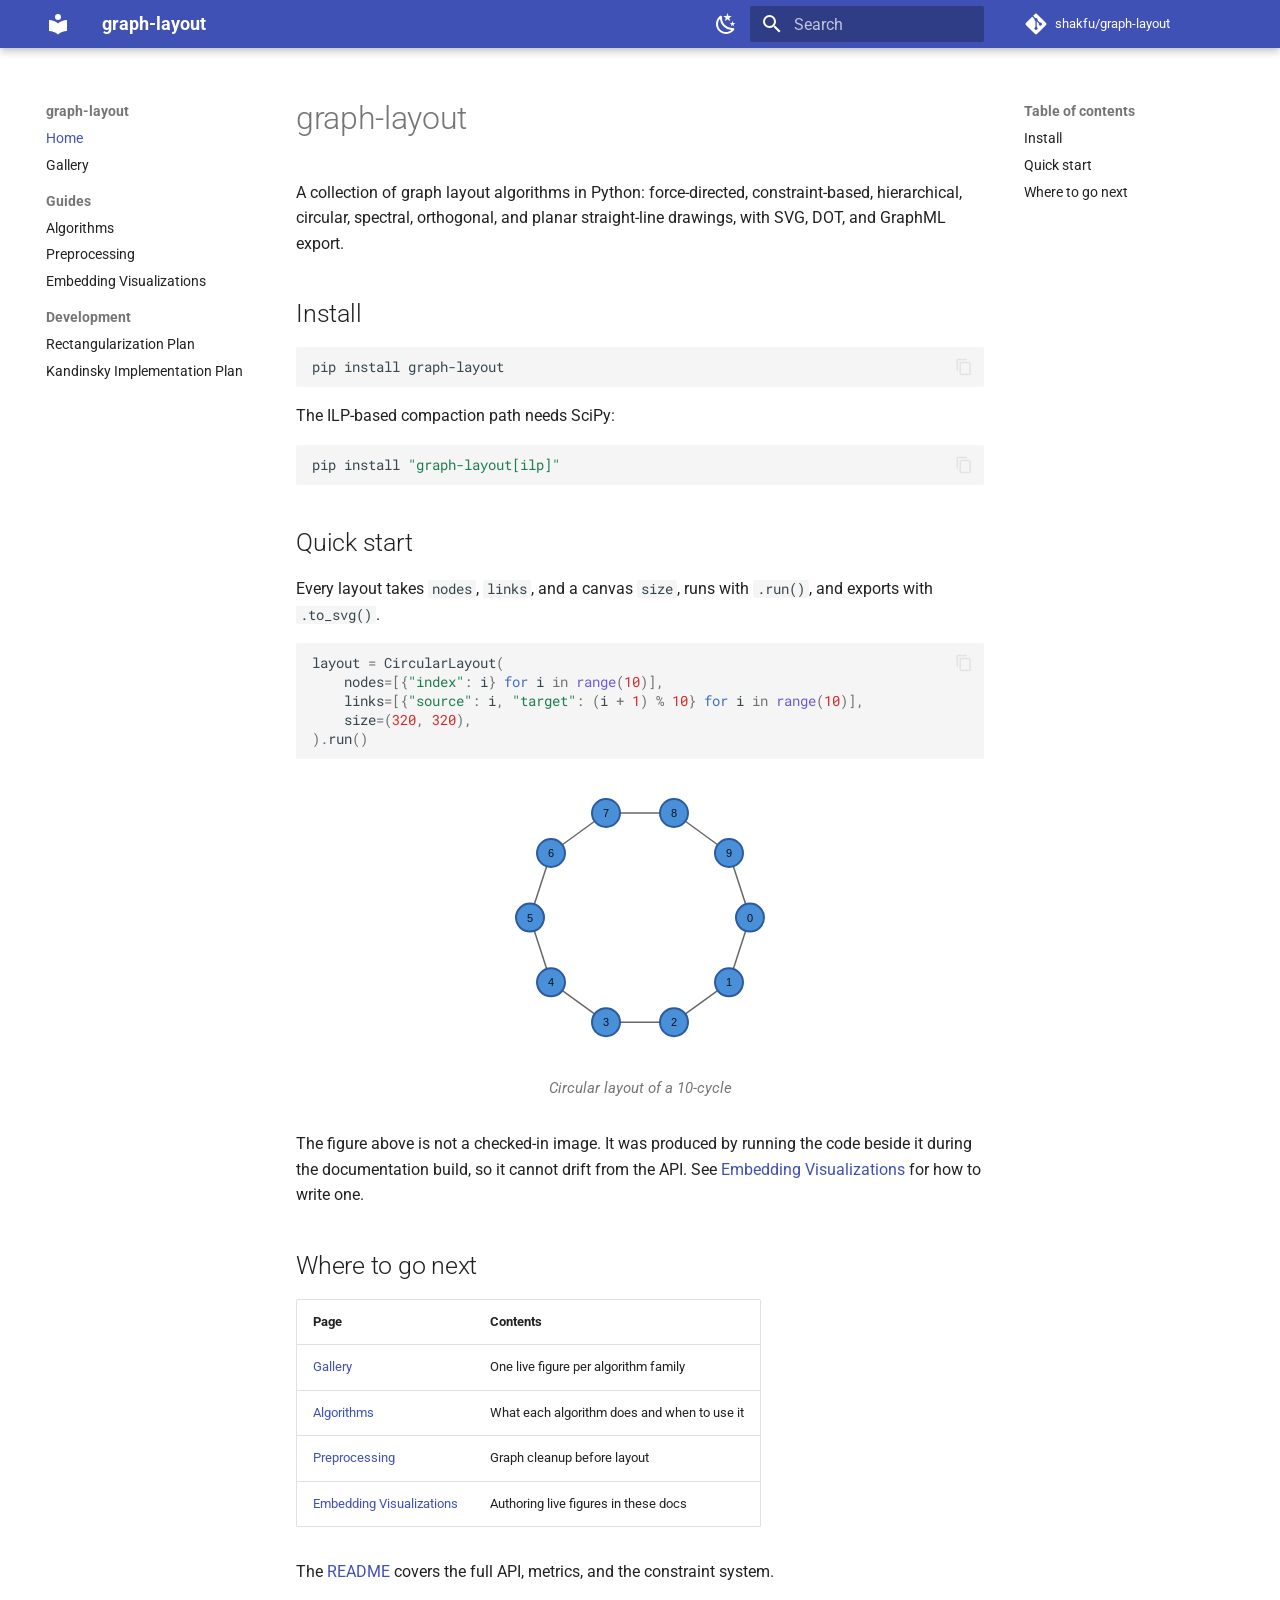
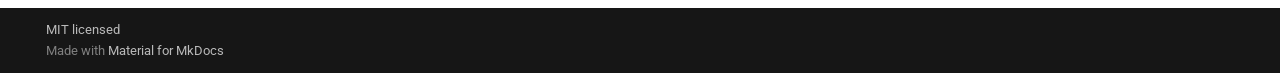
<file: index.html>
<!doctype html>
<html lang="en" class="no-js">
  <head>
    
      <meta charset="utf-8">
      <meta name="viewport" content="width=device-width,initial-scale=1">
      
        <meta name="description" content="A collection of graph layout algorithms in Python">
      
      
      
        <link rel="canonical" href="https://shakfu.github.io/graph-layout/">
      
      
      
        <link rel="next" href="gallery/">
      
      
        
      
      
      <link rel="icon" href="assets/images/favicon.png">
      <meta name="generator" content="mkdocs-1.6.1, mkdocs-material-9.7.7">
    
    
      
        <title>graph-layout</title>
      
    
    
      <link rel="stylesheet" href="assets/stylesheets/main.ec1eaa64.min.css">
      
        
        <link rel="stylesheet" href="assets/stylesheets/palette.ab4e12ef.min.css">
      
      


    
    
      
    
    
      
        
        
        <link rel="preconnect" href="https://fonts.gstatic.com" crossorigin>
        <link rel="stylesheet" href="https://fonts.googleapis.com/css?family=Roboto:300,300i,400,400i,700,700i%7CRoboto+Mono:400,400i,700,700i&display=fallback">
        <style>:root{--md-text-font:"Roboto";--md-code-font:"Roboto Mono"}</style>
      
    
    
      <link rel="stylesheet" href="stylesheets/extra.css">
    
    <script>__md_scope=new URL(".",location),__md_hash=e=>[...e].reduce(((e,_)=>(e<<5)-e+_.charCodeAt(0)),0),__md_get=(e,_=localStorage,t=__md_scope)=>JSON.parse(_.getItem(t.pathname+"."+e)),__md_set=(e,_,t=localStorage,a=__md_scope)=>{try{t.setItem(a.pathname+"."+e,JSON.stringify(_))}catch(e){}}</script>
    
      

    
    
  </head>
  
  
    
    
      
    
    
    
    
    <body dir="ltr" data-md-color-scheme="default" data-md-color-primary="indigo" data-md-color-accent="indigo">
  
    
    <input class="md-toggle" data-md-toggle="drawer" type="checkbox" id="__drawer" autocomplete="off">
    <input class="md-toggle" data-md-toggle="search" type="checkbox" id="__search" autocomplete="off">
    <label class="md-overlay" for="__drawer"></label>
    <div data-md-component="skip">
      
        
        <a href="#graph-layout" class="md-skip">
          Skip to content
        </a>
      
    </div>
    <div data-md-component="announce">
      
    </div>
    
    
      

  

<header class="md-header md-header--shadow" data-md-component="header">
  <nav class="md-header__inner md-grid" aria-label="Header">
    <a href="." title="graph-layout" class="md-header__button md-logo" aria-label="graph-layout" data-md-component="logo">
      
  
  <svg xmlns="http://www.w3.org/2000/svg" viewBox="0 0 24 24"><path d="M12 8a3 3 0 0 0 3-3 3 3 0 0 0-3-3 3 3 0 0 0-3 3 3 3 0 0 0 3 3m0 3.54C9.64 9.35 6.5 8 3 8v11c3.5 0 6.64 1.35 9 3.54 2.36-2.19 5.5-3.54 9-3.54V8c-3.5 0-6.64 1.35-9 3.54"/></svg>

    </a>
    <label class="md-header__button md-icon" for="__drawer">
      
      <svg xmlns="http://www.w3.org/2000/svg" viewBox="0 0 24 24"><path d="M3 6h18v2H3zm0 5h18v2H3zm0 5h18v2H3z"/></svg>
    </label>
    <div class="md-header__title" data-md-component="header-title">
      <div class="md-header__ellipsis">
        <div class="md-header__topic">
          <span class="md-ellipsis">
            graph-layout
          </span>
        </div>
        <div class="md-header__topic" data-md-component="header-topic">
          <span class="md-ellipsis">
            
              Home
            
          </span>
        </div>
      </div>
    </div>
    
      
        <form class="md-header__option" data-md-component="palette">
  
    
    
    
    <input class="md-option" data-md-color-media="(prefers-color-scheme: light)" data-md-color-scheme="default" data-md-color-primary="indigo" data-md-color-accent="indigo"  aria-label="Switch to dark mode"  type="radio" name="__palette" id="__palette_0">
    
      <label class="md-header__button md-icon" title="Switch to dark mode" for="__palette_1" hidden>
        <svg xmlns="http://www.w3.org/2000/svg" viewBox="0 0 24 24"><path d="m17.75 4.09-2.53 1.94.91 3.06-2.63-1.81-2.63 1.81.91-3.06-2.53-1.94L12.44 4l1.06-3 1.06 3zm3.5 6.91-1.64 1.25.59 1.98-1.7-1.17-1.7 1.17.59-1.98L15.75 11l2.06-.05L18.5 9l.69 1.95zm-2.28 4.95c.83-.08 1.72 1.1 1.19 1.85-.32.45-.66.87-1.08 1.27C15.17 23 8.84 23 4.94 19.07c-3.91-3.9-3.91-10.24 0-14.14.4-.4.82-.76 1.27-1.08.75-.53 1.93.36 1.85 1.19-.27 2.86.69 5.83 2.89 8.02a9.96 9.96 0 0 0 8.02 2.89m-1.64 2.02a12.08 12.08 0 0 1-7.8-3.47c-2.17-2.19-3.33-5-3.49-7.82-2.81 3.14-2.7 7.96.31 10.98 3.02 3.01 7.84 3.12 10.98.31"/></svg>
      </label>
    
  
    
    
    
    <input class="md-option" data-md-color-media="(prefers-color-scheme: dark)" data-md-color-scheme="slate" data-md-color-primary="indigo" data-md-color-accent="indigo"  aria-label="Switch to light mode"  type="radio" name="__palette" id="__palette_1">
    
      <label class="md-header__button md-icon" title="Switch to light mode" for="__palette_0" hidden>
        <svg xmlns="http://www.w3.org/2000/svg" viewBox="0 0 24 24"><path d="M12 7a5 5 0 0 1 5 5 5 5 0 0 1-5 5 5 5 0 0 1-5-5 5 5 0 0 1 5-5m0 2a3 3 0 0 0-3 3 3 3 0 0 0 3 3 3 3 0 0 0 3-3 3 3 0 0 0-3-3m0-7 2.39 3.42C13.65 5.15 12.84 5 12 5s-1.65.15-2.39.42zM3.34 7l4.16-.35A7.2 7.2 0 0 0 5.94 8.5c-.44.74-.69 1.5-.83 2.29zm.02 10 1.76-3.77a7.131 7.131 0 0 0 2.38 4.14zM20.65 7l-1.77 3.79a7.02 7.02 0 0 0-2.38-4.15zm-.01 10-4.14.36c.59-.51 1.12-1.14 1.54-1.86.42-.73.69-1.5.83-2.29zM12 22l-2.41-3.44c.74.27 1.55.44 2.41.44.82 0 1.63-.17 2.37-.44z"/></svg>
      </label>
    
  
</form>
      
    
    
      <script>var palette=__md_get("__palette");if(palette&&palette.color){if("(prefers-color-scheme)"===palette.color.media){var media=matchMedia("(prefers-color-scheme: light)"),input=document.querySelector(media.matches?"[data-md-color-media='(prefers-color-scheme: light)']":"[data-md-color-media='(prefers-color-scheme: dark)']");palette.color.media=input.getAttribute("data-md-color-media"),palette.color.scheme=input.getAttribute("data-md-color-scheme"),palette.color.primary=input.getAttribute("data-md-color-primary"),palette.color.accent=input.getAttribute("data-md-color-accent")}for(var[key,value]of Object.entries(palette.color))document.body.setAttribute("data-md-color-"+key,value)}</script>
    
    
    
      
      
        <label class="md-header__button md-icon" for="__search">
          
          <svg xmlns="http://www.w3.org/2000/svg" viewBox="0 0 24 24"><path d="M9.5 3A6.5 6.5 0 0 1 16 9.5c0 1.61-.59 3.09-1.56 4.23l.27.27h.79l5 5-1.5 1.5-5-5v-.79l-.27-.27A6.52 6.52 0 0 1 9.5 16 6.5 6.5 0 0 1 3 9.5 6.5 6.5 0 0 1 9.5 3m0 2C7 5 5 7 5 9.5S7 14 9.5 14 14 12 14 9.5 12 5 9.5 5"/></svg>
        </label>
        <div class="md-search" data-md-component="search" role="dialog">
  <label class="md-search__overlay" for="__search"></label>
  <div class="md-search__inner" role="search">
    <form class="md-search__form" name="search">
      <input type="text" class="md-search__input" name="query" aria-label="Search" placeholder="Search" autocapitalize="off" autocorrect="off" autocomplete="off" spellcheck="false" data-md-component="search-query" required>
      <label class="md-search__icon md-icon" for="__search">
        
        <svg xmlns="http://www.w3.org/2000/svg" viewBox="0 0 24 24"><path d="M9.5 3A6.5 6.5 0 0 1 16 9.5c0 1.61-.59 3.09-1.56 4.23l.27.27h.79l5 5-1.5 1.5-5-5v-.79l-.27-.27A6.52 6.52 0 0 1 9.5 16 6.5 6.5 0 0 1 3 9.5 6.5 6.5 0 0 1 9.5 3m0 2C7 5 5 7 5 9.5S7 14 9.5 14 14 12 14 9.5 12 5 9.5 5"/></svg>
        
        <svg xmlns="http://www.w3.org/2000/svg" viewBox="0 0 24 24"><path d="M20 11v2H8l5.5 5.5-1.42 1.42L4.16 12l7.92-7.92L13.5 5.5 8 11z"/></svg>
      </label>
      <nav class="md-search__options" aria-label="Search">
        
        <button type="reset" class="md-search__icon md-icon" title="Clear" aria-label="Clear" tabindex="-1">
          
          <svg xmlns="http://www.w3.org/2000/svg" viewBox="0 0 24 24"><path d="M19 6.41 17.59 5 12 10.59 6.41 5 5 6.41 10.59 12 5 17.59 6.41 19 12 13.41 17.59 19 19 17.59 13.41 12z"/></svg>
        </button>
      </nav>
      
    </form>
    <div class="md-search__output">
      <div class="md-search__scrollwrap" tabindex="0" data-md-scrollfix>
        <div class="md-search-result" data-md-component="search-result">
          <div class="md-search-result__meta">
            Initializing search
          </div>
          <ol class="md-search-result__list" role="presentation"></ol>
        </div>
      </div>
    </div>
  </div>
</div>
      
    
    
      <div class="md-header__source">
        <a href="https://github.com/shakfu/graph-layout" title="Go to repository" class="md-source" data-md-component="source">
  <div class="md-source__icon md-icon">
    
    <svg xmlns="http://www.w3.org/2000/svg" viewBox="0 0 448 512"><!--! Font Awesome Free 7.1.0 by @fontawesome - https://fontawesome.com License - https://fontawesome.com/license/free (Icons: CC BY 4.0, Fonts: SIL OFL 1.1, Code: MIT License) Copyright 2025 Fonticons, Inc.--><path d="M439.6 236.1 244 40.5c-5.4-5.5-12.8-8.5-20.4-8.5s-15 3-20.4 8.4L162.5 81l51.5 51.5c27.1-9.1 52.7 16.8 43.4 43.7l49.7 49.7c34.2-11.8 61.2 31 35.5 56.7-26.5 26.5-70.2-2.9-56-37.3L240.3 199v121.9c25.3 12.5 22.3 41.8 9.1 55-6.4 6.4-15.2 10.1-24.3 10.1s-17.8-3.6-24.3-10.1c-17.6-17.6-11.1-46.9 11.2-56v-123c-20.8-8.5-24.6-30.7-18.6-45L142.6 101 8.5 235.1C3 240.6 0 247.9 0 255.5s3 15 8.5 20.4l195.6 195.7c5.4 5.4 12.7 8.4 20.4 8.4s15-3 20.4-8.4l194.7-194.7c5.4-5.4 8.4-12.8 8.4-20.4s-3-15-8.4-20.4"/></svg>
  </div>
  <div class="md-source__repository">
    shakfu/graph-layout
  </div>
</a>
      </div>
    
  </nav>
  
</header>
    
    <div class="md-container" data-md-component="container">
      
      
        
          
        
      
      <main class="md-main" data-md-component="main">
        <div class="md-main__inner md-grid">
          
            
              
              <div class="md-sidebar md-sidebar--primary" data-md-component="sidebar" data-md-type="navigation" >
                <div class="md-sidebar__scrollwrap">
                  <div class="md-sidebar__inner">
                    



<nav class="md-nav md-nav--primary" aria-label="Navigation" data-md-level="0">
  <label class="md-nav__title" for="__drawer">
    <a href="." title="graph-layout" class="md-nav__button md-logo" aria-label="graph-layout" data-md-component="logo">
      
  
  <svg xmlns="http://www.w3.org/2000/svg" viewBox="0 0 24 24"><path d="M12 8a3 3 0 0 0 3-3 3 3 0 0 0-3-3 3 3 0 0 0-3 3 3 3 0 0 0 3 3m0 3.54C9.64 9.35 6.5 8 3 8v11c3.5 0 6.64 1.35 9 3.54 2.36-2.19 5.5-3.54 9-3.54V8c-3.5 0-6.64 1.35-9 3.54"/></svg>

    </a>
    graph-layout
  </label>
  
    <div class="md-nav__source">
      <a href="https://github.com/shakfu/graph-layout" title="Go to repository" class="md-source" data-md-component="source">
  <div class="md-source__icon md-icon">
    
    <svg xmlns="http://www.w3.org/2000/svg" viewBox="0 0 448 512"><!--! Font Awesome Free 7.1.0 by @fontawesome - https://fontawesome.com License - https://fontawesome.com/license/free (Icons: CC BY 4.0, Fonts: SIL OFL 1.1, Code: MIT License) Copyright 2025 Fonticons, Inc.--><path d="M439.6 236.1 244 40.5c-5.4-5.5-12.8-8.5-20.4-8.5s-15 3-20.4 8.4L162.5 81l51.5 51.5c27.1-9.1 52.7 16.8 43.4 43.7l49.7 49.7c34.2-11.8 61.2 31 35.5 56.7-26.5 26.5-70.2-2.9-56-37.3L240.3 199v121.9c25.3 12.5 22.3 41.8 9.1 55-6.4 6.4-15.2 10.1-24.3 10.1s-17.8-3.6-24.3-10.1c-17.6-17.6-11.1-46.9 11.2-56v-123c-20.8-8.5-24.6-30.7-18.6-45L142.6 101 8.5 235.1C3 240.6 0 247.9 0 255.5s3 15 8.5 20.4l195.6 195.7c5.4 5.4 12.7 8.4 20.4 8.4s15-3 20.4-8.4l194.7-194.7c5.4-5.4 8.4-12.8 8.4-20.4s-3-15-8.4-20.4"/></svg>
  </div>
  <div class="md-source__repository">
    shakfu/graph-layout
  </div>
</a>
    </div>
  
  <ul class="md-nav__list" data-md-scrollfix>
    
      
      
  
  
    
  
  
  
    <li class="md-nav__item md-nav__item--active">
      
      <input class="md-nav__toggle md-toggle" type="checkbox" id="__toc">
      
      
        
      
      
        <label class="md-nav__link md-nav__link--active" for="__toc">
          
  
  
  <span class="md-ellipsis">
    
  
    Home
  

    
  </span>
  
  

          <span class="md-nav__icon md-icon"></span>
        </label>
      
      <a href="." class="md-nav__link md-nav__link--active">
        
  
  
  <span class="md-ellipsis">
    
  
    Home
  

    
  </span>
  
  

      </a>
      
        

<nav class="md-nav md-nav--secondary" aria-label="Table of contents">
  
  
  
    
  
  
    <label class="md-nav__title" for="__toc">
      <span class="md-nav__icon md-icon"></span>
      Table of contents
    </label>
    <ul class="md-nav__list" data-md-component="toc" data-md-scrollfix>
      
        <li class="md-nav__item">
  <a href="#install" class="md-nav__link">
    <span class="md-ellipsis">
      
        Install
      
    </span>
  </a>
  
</li>
      
        <li class="md-nav__item">
  <a href="#quick-start" class="md-nav__link">
    <span class="md-ellipsis">
      
        Quick start
      
    </span>
  </a>
  
</li>
      
        <li class="md-nav__item">
  <a href="#where-to-go-next" class="md-nav__link">
    <span class="md-ellipsis">
      
        Where to go next
      
    </span>
  </a>
  
</li>
      
    </ul>
  
</nav>
      
    </li>
  

    
      
      
  
  
  
  
    <li class="md-nav__item">
      <a href="gallery/" class="md-nav__link">
        
  
  
  <span class="md-ellipsis">
    
  
    Gallery
  

    
  </span>
  
  

      </a>
    </li>
  

    
      
      
  
  
  
  
    
    
    
    
      
        
        
      
    
    
    <li class="md-nav__item md-nav__item--section md-nav__item--nested">
      
        
        
        <input class="md-nav__toggle md-toggle " type="checkbox" id="__nav_3" >
        
          
          <label class="md-nav__link" for="__nav_3" id="__nav_3_label" tabindex="">
            
  
  
  <span class="md-ellipsis">
    
  
    Guides
  

    
  </span>
  
  

            <span class="md-nav__icon md-icon"></span>
          </label>
        
        <nav class="md-nav" data-md-level="1" aria-labelledby="__nav_3_label" aria-expanded="false">
          <label class="md-nav__title" for="__nav_3">
            <span class="md-nav__icon md-icon"></span>
            
  
    Guides
  

          </label>
          <ul class="md-nav__list" data-md-scrollfix>
            
              
                
  
  
  
  
    <li class="md-nav__item">
      <a href="algorithms-guide/" class="md-nav__link">
        
  
  
  <span class="md-ellipsis">
    
  
    Algorithms
  

    
  </span>
  
  

      </a>
    </li>
  

              
            
              
                
  
  
  
  
    <li class="md-nav__item">
      <a href="preprocessing-guide/" class="md-nav__link">
        
  
  
  <span class="md-ellipsis">
    
  
    Preprocessing
  

    
  </span>
  
  

      </a>
    </li>
  

              
            
              
                
  
  
  
  
    <li class="md-nav__item">
      <a href="embedding-visualizations/" class="md-nav__link">
        
  
  
  <span class="md-ellipsis">
    
  
    Embedding Visualizations
  

    
  </span>
  
  

      </a>
    </li>
  

              
            
          </ul>
        </nav>
      
    </li>
  

    
      
      
  
  
  
  
    
    
    
    
      
        
        
      
    
    
    <li class="md-nav__item md-nav__item--section md-nav__item--nested">
      
        
        
        <input class="md-nav__toggle md-toggle " type="checkbox" id="__nav_4" >
        
          
          <label class="md-nav__link" for="__nav_4" id="__nav_4_label" tabindex="">
            
  
  
  <span class="md-ellipsis">
    
  
    Development
  

    
  </span>
  
  

            <span class="md-nav__icon md-icon"></span>
          </label>
        
        <nav class="md-nav" data-md-level="1" aria-labelledby="__nav_4_label" aria-expanded="false">
          <label class="md-nav__title" for="__nav_4">
            <span class="md-nav__icon md-icon"></span>
            
  
    Development
  

          </label>
          <ul class="md-nav__list" data-md-scrollfix>
            
              
                
  
  
  
  
    <li class="md-nav__item">
      <a href="rectangularization-plan/" class="md-nav__link">
        
  
  
  <span class="md-ellipsis">
    
  
    Rectangularization Plan
  

    
  </span>
  
  

      </a>
    </li>
  

              
            
              
                
  
  
  
  
    <li class="md-nav__item">
      <a href="kandinsky-implementation-plan/" class="md-nav__link">
        
  
  
  <span class="md-ellipsis">
    
  
    Kandinsky Implementation Plan
  

    
  </span>
  
  

      </a>
    </li>
  

              
            
          </ul>
        </nav>
      
    </li>
  

    
  </ul>
</nav>
                  </div>
                </div>
              </div>
            
            
              
              <div class="md-sidebar md-sidebar--secondary" data-md-component="sidebar" data-md-type="toc" >
                <div class="md-sidebar__scrollwrap">
                  <div class="md-sidebar__inner">
                    

<nav class="md-nav md-nav--secondary" aria-label="Table of contents">
  
  
  
    
  
  
    <label class="md-nav__title" for="__toc">
      <span class="md-nav__icon md-icon"></span>
      Table of contents
    </label>
    <ul class="md-nav__list" data-md-component="toc" data-md-scrollfix>
      
        <li class="md-nav__item">
  <a href="#install" class="md-nav__link">
    <span class="md-ellipsis">
      
        Install
      
    </span>
  </a>
  
</li>
      
        <li class="md-nav__item">
  <a href="#quick-start" class="md-nav__link">
    <span class="md-ellipsis">
      
        Quick start
      
    </span>
  </a>
  
</li>
      
        <li class="md-nav__item">
  <a href="#where-to-go-next" class="md-nav__link">
    <span class="md-ellipsis">
      
        Where to go next
      
    </span>
  </a>
  
</li>
      
    </ul>
  
</nav>
                  </div>
                </div>
              </div>
            
          
          
            <div class="md-content" data-md-component="content">
              
              <article class="md-content__inner md-typeset">
                
                  


  
  


<h1 id="graph-layout">graph-layout<a class="headerlink" href="#graph-layout" title="Permanent link">&para;</a></h1>
<p>A collection of graph layout algorithms in Python: force-directed, constraint-based,
hierarchical, circular, spectral, orthogonal, and planar straight-line drawings, with
SVG, DOT, and GraphML export.</p>
<h2 id="install">Install<a class="headerlink" href="#install" title="Permanent link">&para;</a></h2>
<div class="highlight"><pre><span></span><code><a id="__codelineno-0-1" name="__codelineno-0-1" href="#__codelineno-0-1"></a>pip<span class="w"> </span>install<span class="w"> </span>graph-layout
</code></pre></div>
<p>The ILP-based compaction path needs SciPy:</p>
<div class="highlight"><pre><span></span><code><a id="__codelineno-1-1" name="__codelineno-1-1" href="#__codelineno-1-1"></a>pip<span class="w"> </span>install<span class="w"> </span><span class="s2">&quot;graph-layout[ilp]&quot;</span>
</code></pre></div>
<h2 id="quick-start">Quick start<a class="headerlink" href="#quick-start" title="Permanent link">&para;</a></h2>
<p>Every layout takes <code>nodes</code>, <code>links</code>, and a canvas <code>size</code>, runs with <code>.run()</code>, and
exports with <code>.to_svg()</code>.</p>
<div class="highlight"><pre><span></span><code><a id="__codelineno-2-1" name="__codelineno-2-1" href="#__codelineno-2-1"></a><span class="n">layout</span> <span class="o">=</span> <span class="n">CircularLayout</span><span class="p">(</span>
<a id="__codelineno-2-2" name="__codelineno-2-2" href="#__codelineno-2-2"></a>    <span class="n">nodes</span><span class="o">=</span><span class="p">[{</span><span class="s2">&quot;index&quot;</span><span class="p">:</span> <span class="n">i</span><span class="p">}</span> <span class="k">for</span> <span class="n">i</span> <span class="ow">in</span> <span class="nb">range</span><span class="p">(</span><span class="mi">10</span><span class="p">)],</span>
<a id="__codelineno-2-3" name="__codelineno-2-3" href="#__codelineno-2-3"></a>    <span class="n">links</span><span class="o">=</span><span class="p">[{</span><span class="s2">&quot;source&quot;</span><span class="p">:</span> <span class="n">i</span><span class="p">,</span> <span class="s2">&quot;target&quot;</span><span class="p">:</span> <span class="p">(</span><span class="n">i</span> <span class="o">+</span> <span class="mi">1</span><span class="p">)</span> <span class="o">%</span> <span class="mi">10</span><span class="p">}</span> <span class="k">for</span> <span class="n">i</span> <span class="ow">in</span> <span class="nb">range</span><span class="p">(</span><span class="mi">10</span><span class="p">)],</span>
<a id="__codelineno-2-4" name="__codelineno-2-4" href="#__codelineno-2-4"></a>    <span class="n">size</span><span class="o">=</span><span class="p">(</span><span class="mi">320</span><span class="p">,</span> <span class="mi">320</span><span class="p">),</span>
<a id="__codelineno-2-5" name="__codelineno-2-5" href="#__codelineno-2-5"></a><span class="p">)</span><span class="o">.</span><span class="n">run</span><span class="p">()</span>
</code></pre></div>
<figure class="graph-layout-figure">
<svg class="graph-layout-svg" style="max-width:100%;height:auto" xmlns="http://www.w3.org/2000/svg" width="296.0" height="285.2" viewBox="0 0 296.0 285.2">
  <g class="edges">
    <line x1="258.0" y1="142.6" x2="237.0" y2="207.3" stroke="#666666" stroke-width="1.5"/>
    <line x1="237.0" y1="207.3" x2="182.0" y2="247.2" stroke="#666666" stroke-width="1.5"/>
    <line x1="182.0" y1="247.2" x2="114.0" y2="247.2" stroke="#666666" stroke-width="1.5"/>
    <line x1="114.0" y1="247.2" x2="59.0" y2="207.3" stroke="#666666" stroke-width="1.5"/>
    <line x1="59.0" y1="207.3" x2="38.0" y2="142.6" stroke="#666666" stroke-width="1.5"/>
    <line x1="38.0" y1="142.6" x2="59.0" y2="78.0" stroke="#666666" stroke-width="1.5"/>
    <line x1="59.0" y1="78.0" x2="114.0" y2="38.0" stroke="#666666" stroke-width="1.5"/>
    <line x1="114.0" y1="38.0" x2="182.0" y2="38.0" stroke="#666666" stroke-width="1.5"/>
    <line x1="182.0" y1="38.0" x2="237.0" y2="78.0" stroke="#666666" stroke-width="1.5"/>
    <line x1="237.0" y1="78.0" x2="258.0" y2="142.6" stroke="#666666" stroke-width="1.5"/>
  </g>
  <g class="nodes">
    <circle cx="258.0" cy="142.6" r="14.0" fill="#4a90d9" stroke="#2c5aa0" stroke-width="2.0"/>
    <circle cx="237.0" cy="207.3" r="14.0" fill="#4a90d9" stroke="#2c5aa0" stroke-width="2.0"/>
    <circle cx="182.0" cy="247.2" r="14.0" fill="#4a90d9" stroke="#2c5aa0" stroke-width="2.0"/>
    <circle cx="114.0" cy="247.2" r="14.0" fill="#4a90d9" stroke="#2c5aa0" stroke-width="2.0"/>
    <circle cx="59.0" cy="207.3" r="14.0" fill="#4a90d9" stroke="#2c5aa0" stroke-width="2.0"/>
    <circle cx="38.0" cy="142.6" r="14.0" fill="#4a90d9" stroke="#2c5aa0" stroke-width="2.0"/>
    <circle cx="59.0" cy="78.0" r="14.0" fill="#4a90d9" stroke="#2c5aa0" stroke-width="2.0"/>
    <circle cx="114.0" cy="38.0" r="14.0" fill="#4a90d9" stroke="#2c5aa0" stroke-width="2.0"/>
    <circle cx="182.0" cy="38.0" r="14.0" fill="#4a90d9" stroke="#2c5aa0" stroke-width="2.0"/>
    <circle cx="237.0" cy="78.0" r="14.0" fill="#4a90d9" stroke="#2c5aa0" stroke-width="2.0"/>
  </g>
  <g class="labels">
    <text x="258.0" y="142.6" fill="currentColor" font-size="11.0" font-family="sans-serif" text-anchor="middle" dominant-baseline="central">0</text>
    <text x="237.0" y="207.3" fill="currentColor" font-size="11.0" font-family="sans-serif" text-anchor="middle" dominant-baseline="central">1</text>
    <text x="182.0" y="247.2" fill="currentColor" font-size="11.0" font-family="sans-serif" text-anchor="middle" dominant-baseline="central">2</text>
    <text x="114.0" y="247.2" fill="currentColor" font-size="11.0" font-family="sans-serif" text-anchor="middle" dominant-baseline="central">3</text>
    <text x="59.0" y="207.3" fill="currentColor" font-size="11.0" font-family="sans-serif" text-anchor="middle" dominant-baseline="central">4</text>
    <text x="38.0" y="142.6" fill="currentColor" font-size="11.0" font-family="sans-serif" text-anchor="middle" dominant-baseline="central">5</text>
    <text x="59.0" y="78.0" fill="currentColor" font-size="11.0" font-family="sans-serif" text-anchor="middle" dominant-baseline="central">6</text>
    <text x="114.0" y="38.0" fill="currentColor" font-size="11.0" font-family="sans-serif" text-anchor="middle" dominant-baseline="central">7</text>
    <text x="182.0" y="38.0" fill="currentColor" font-size="11.0" font-family="sans-serif" text-anchor="middle" dominant-baseline="central">8</text>
    <text x="237.0" y="78.0" fill="currentColor" font-size="11.0" font-family="sans-serif" text-anchor="middle" dominant-baseline="central">9</text>
  </g>
</svg>
<figcaption>Circular layout of a 10-cycle</figcaption>
</figure>

<p>The figure above is not a checked-in image. It was produced by running the code
beside it during the documentation build, so it cannot drift from the API. See
<a href="embedding-visualizations/">Embedding Visualizations</a> for how to write one.</p>
<h2 id="where-to-go-next">Where to go next<a class="headerlink" href="#where-to-go-next" title="Permanent link">&para;</a></h2>
<table>
<thead>
<tr>
<th>Page</th>
<th>Contents</th>
</tr>
</thead>
<tbody>
<tr>
<td><a href="gallery/">Gallery</a></td>
<td>One live figure per algorithm family</td>
</tr>
<tr>
<td><a href="algorithms-guide/">Algorithms</a></td>
<td>What each algorithm does and when to use it</td>
</tr>
<tr>
<td><a href="preprocessing-guide/">Preprocessing</a></td>
<td>Graph cleanup before layout</td>
</tr>
<tr>
<td><a href="embedding-visualizations/">Embedding Visualizations</a></td>
<td>Authoring live figures in these docs</td>
</tr>
</tbody>
</table>
<p>The <a href="https://github.com/shakfu/graph-layout#readme">README</a> covers the full API,
metrics, and the constraint system.</p>












                
              </article>
            </div>
          
          
<script>var target=document.getElementById(location.hash.slice(1));target&&target.name&&(target.checked=target.name.startsWith("__tabbed_"))</script>
        </div>
        
          <button type="button" class="md-top md-icon" data-md-component="top" hidden>
  
  <svg xmlns="http://www.w3.org/2000/svg" viewBox="0 0 24 24"><path d="M13 20h-2V8l-5.5 5.5-1.42-1.42L12 4.16l7.92 7.92-1.42 1.42L13 8z"/></svg>
  Back to top
</button>
        
      </main>
      
        <footer class="md-footer">
  
  <div class="md-footer-meta md-typeset">
    <div class="md-footer-meta__inner md-grid">
      <div class="md-copyright">
  
    <div class="md-copyright__highlight">
      MIT licensed
    </div>
  
  
    Made with
    <a href="https://squidfunk.github.io/mkdocs-material/" target="_blank" rel="noopener">
      Material for MkDocs
    </a>
  
</div>
      
    </div>
  </div>
</footer>
      
    </div>
    <div class="md-dialog" data-md-component="dialog">
      <div class="md-dialog__inner md-typeset"></div>
    </div>
    
    
    
      
      
      <script id="__config" type="application/json">{"annotate": null, "base": ".", "features": ["content.code.copy", "navigation.sections", "navigation.top", "toc.follow"], "search": "assets/javascripts/workers/search.2c215733.min.js", "tags": null, "translations": {"clipboard.copied": "Copied to clipboard", "clipboard.copy": "Copy to clipboard", "search.result.more.one": "1 more on this page", "search.result.more.other": "# more on this page", "search.result.none": "No matching documents", "search.result.one": "1 matching document", "search.result.other": "# matching documents", "search.result.placeholder": "Type to start searching", "search.result.term.missing": "Missing", "select.version": "Select version"}, "version": null}</script>
    
    
      <script src="assets/javascripts/bundle.d7400e89.min.js"></script>
      
    
  </body>
</html>
</file>
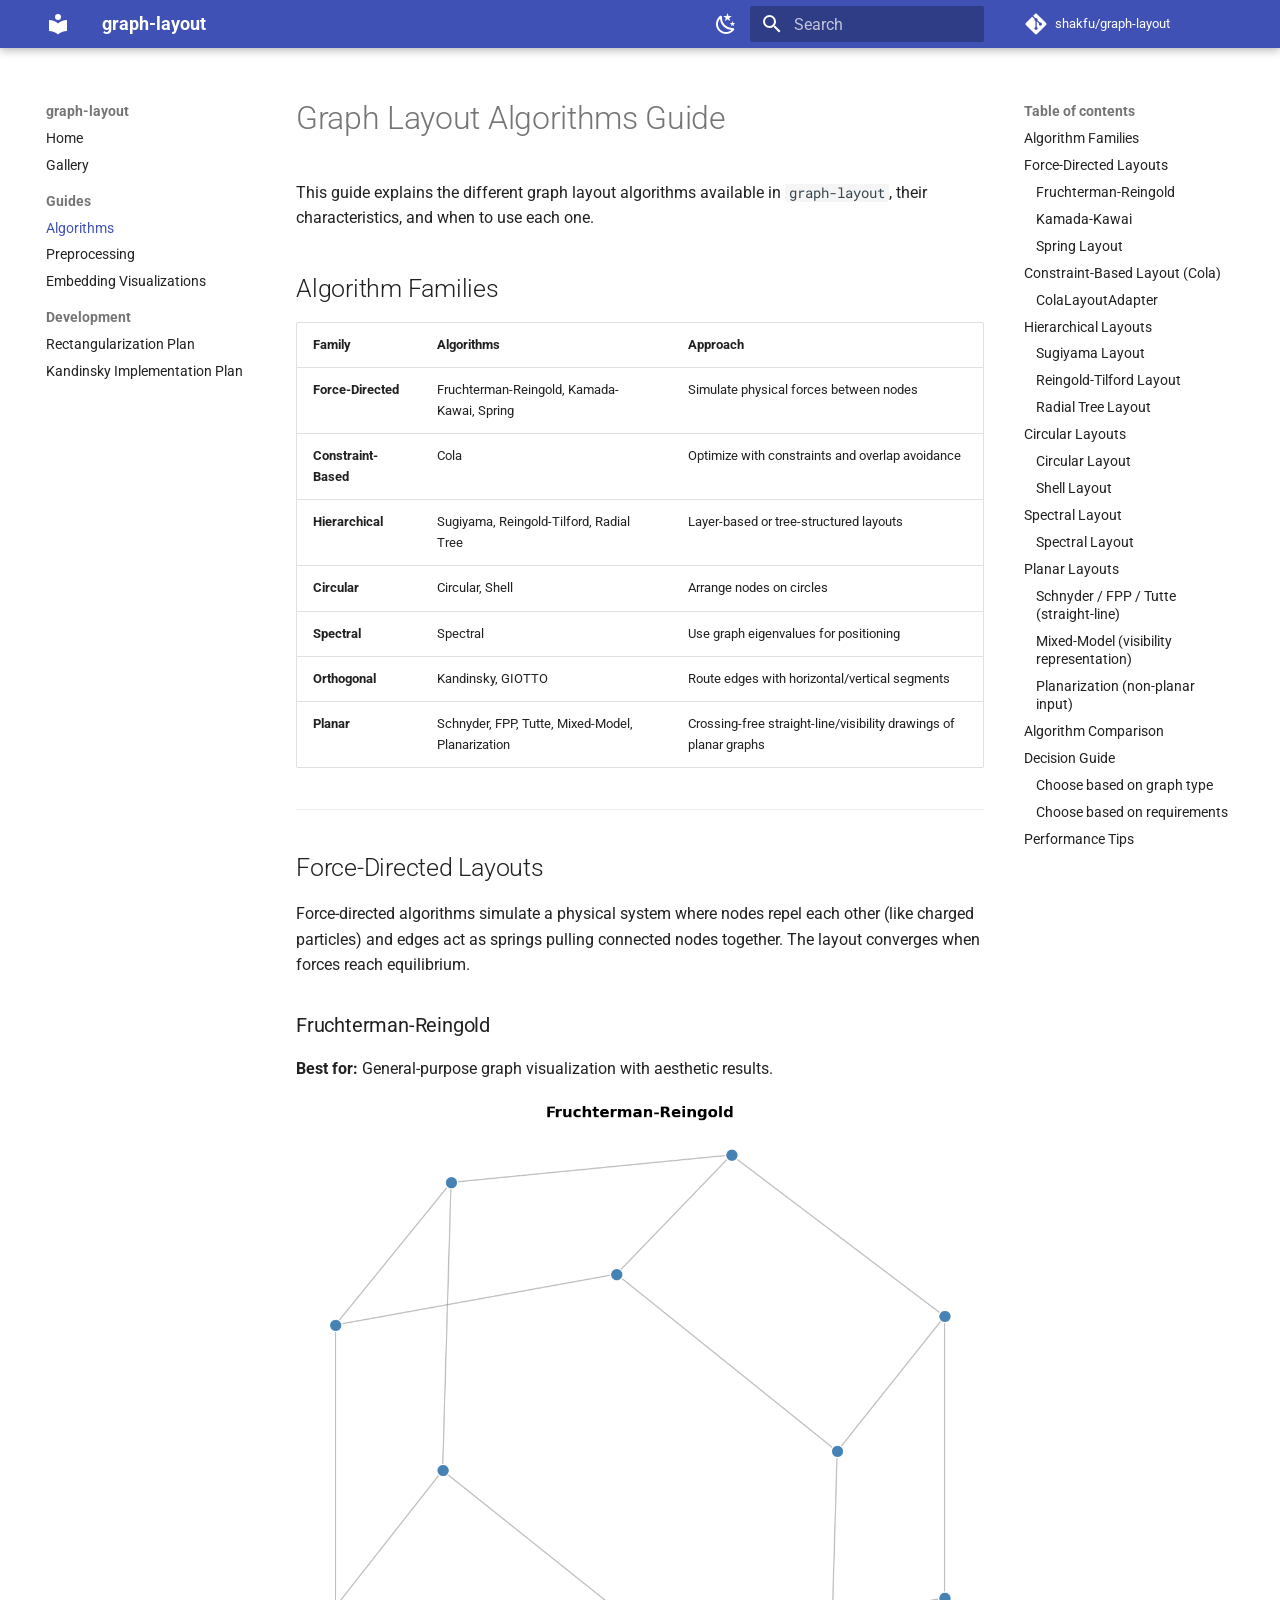
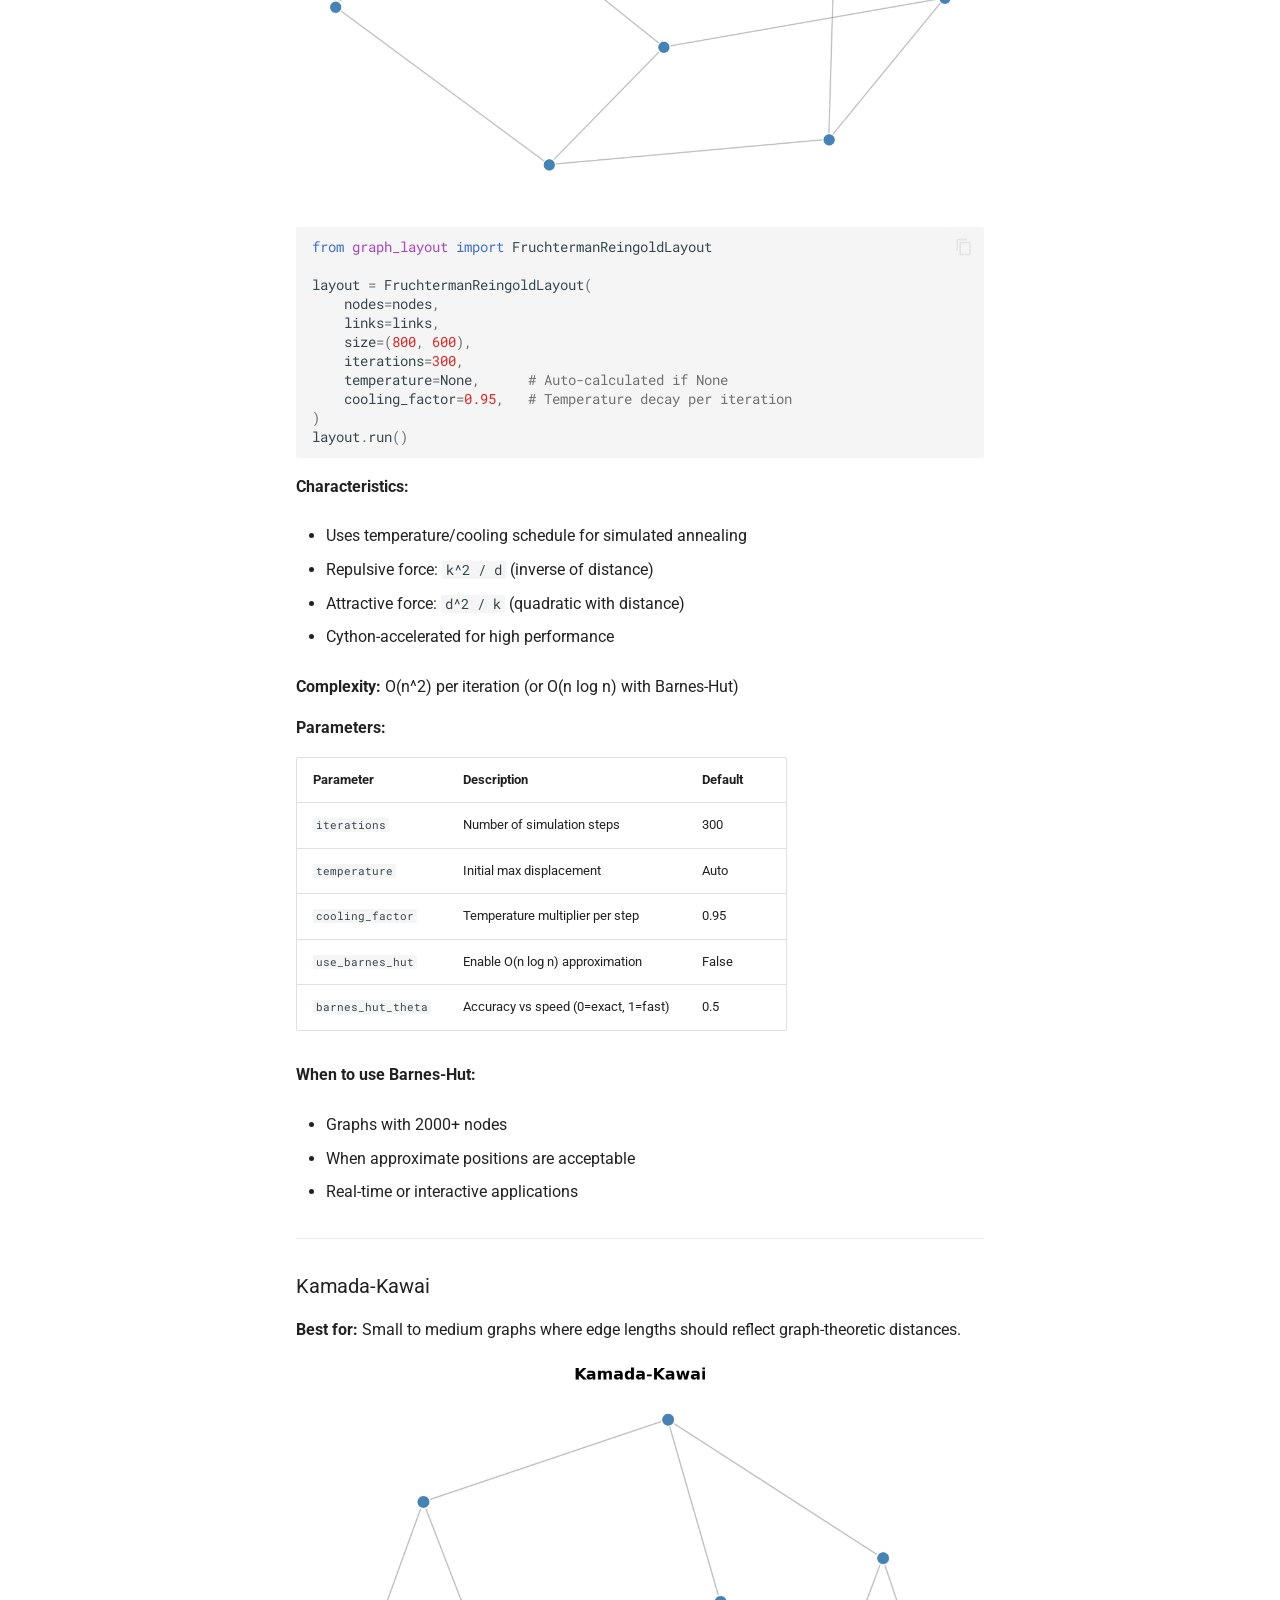
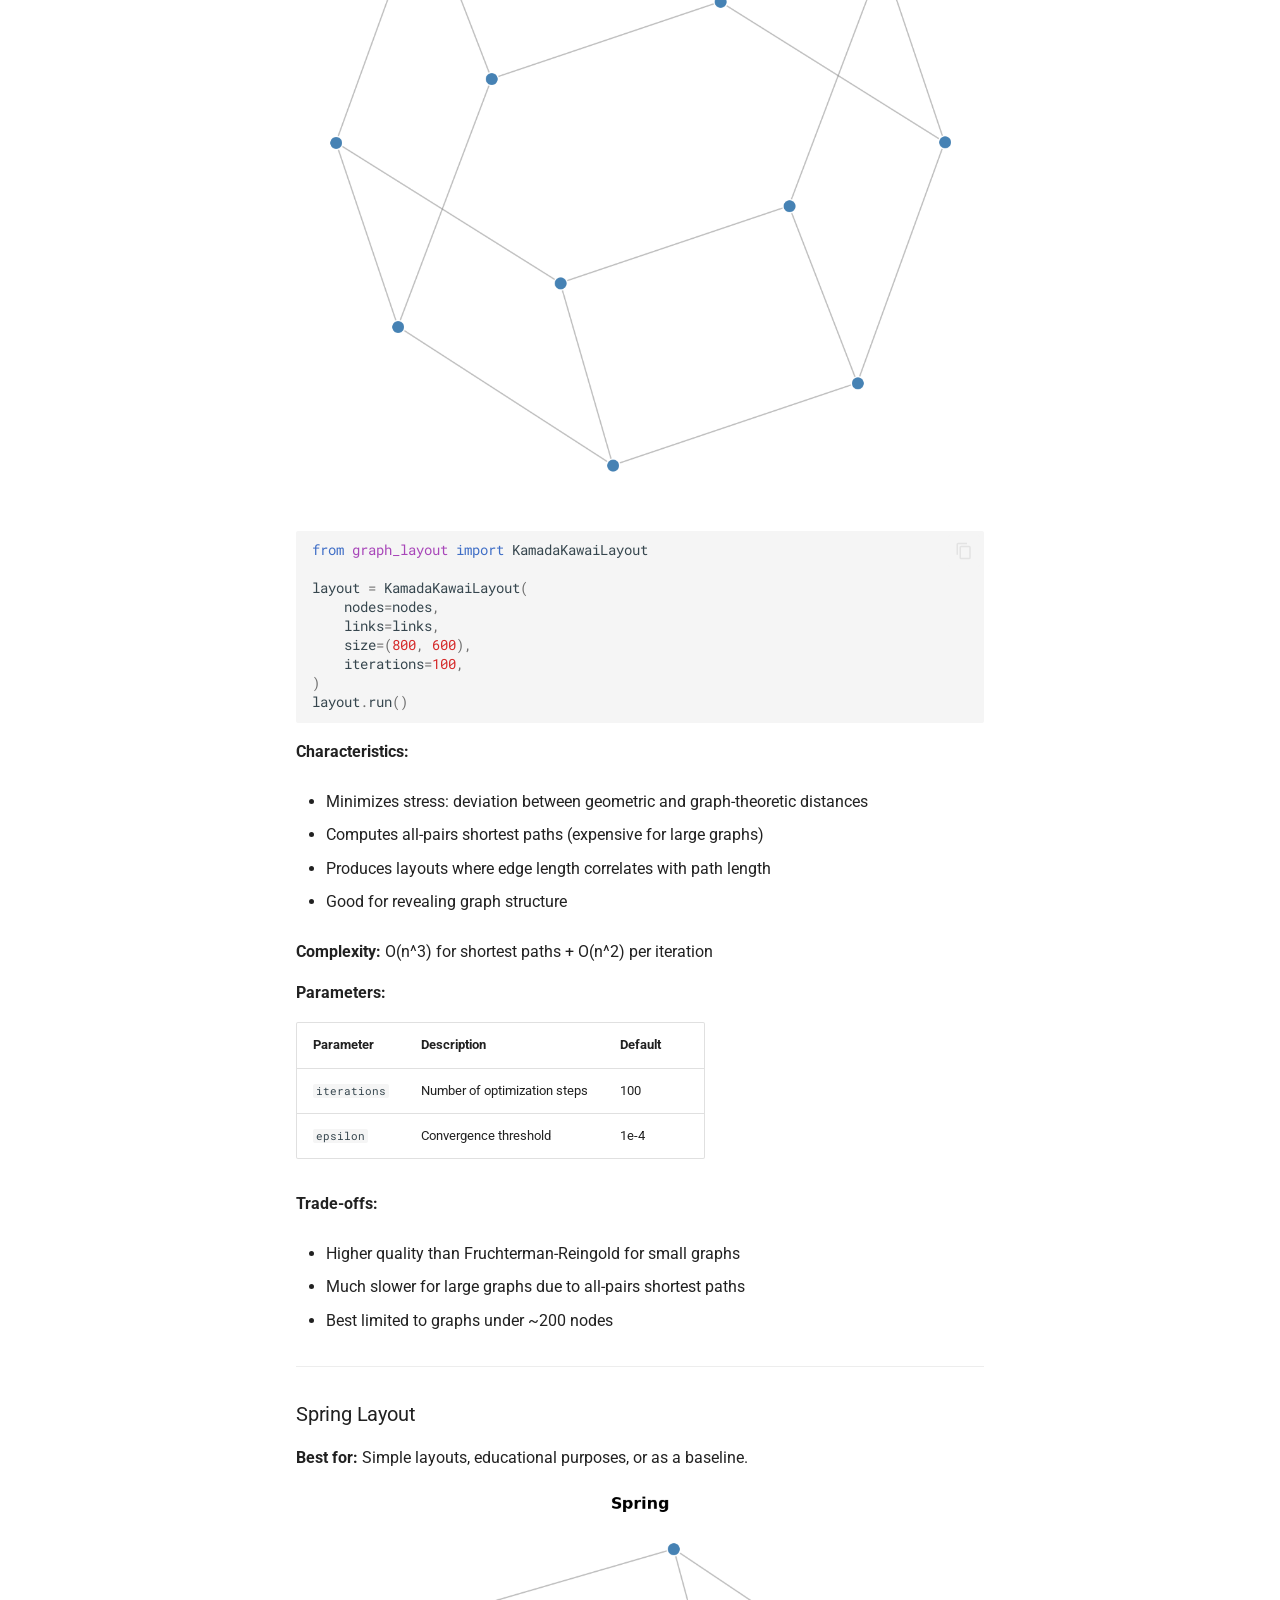
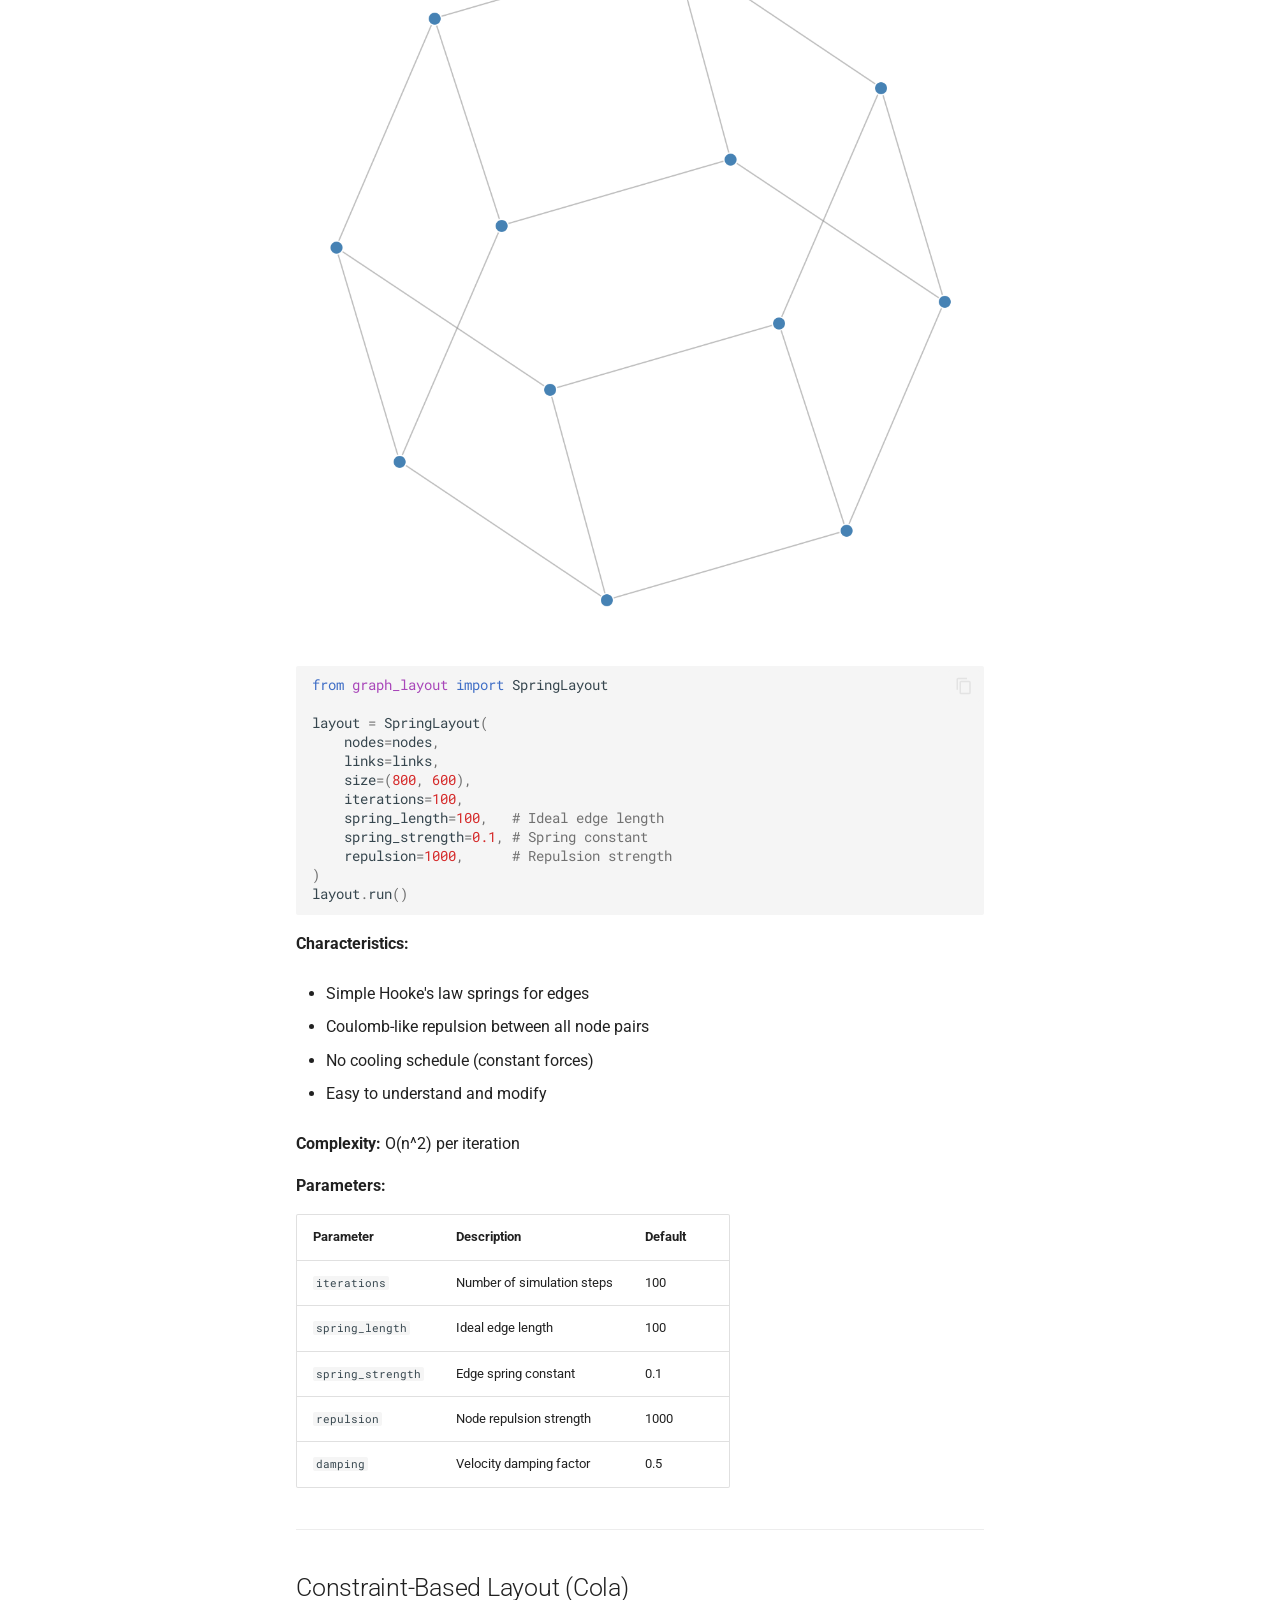
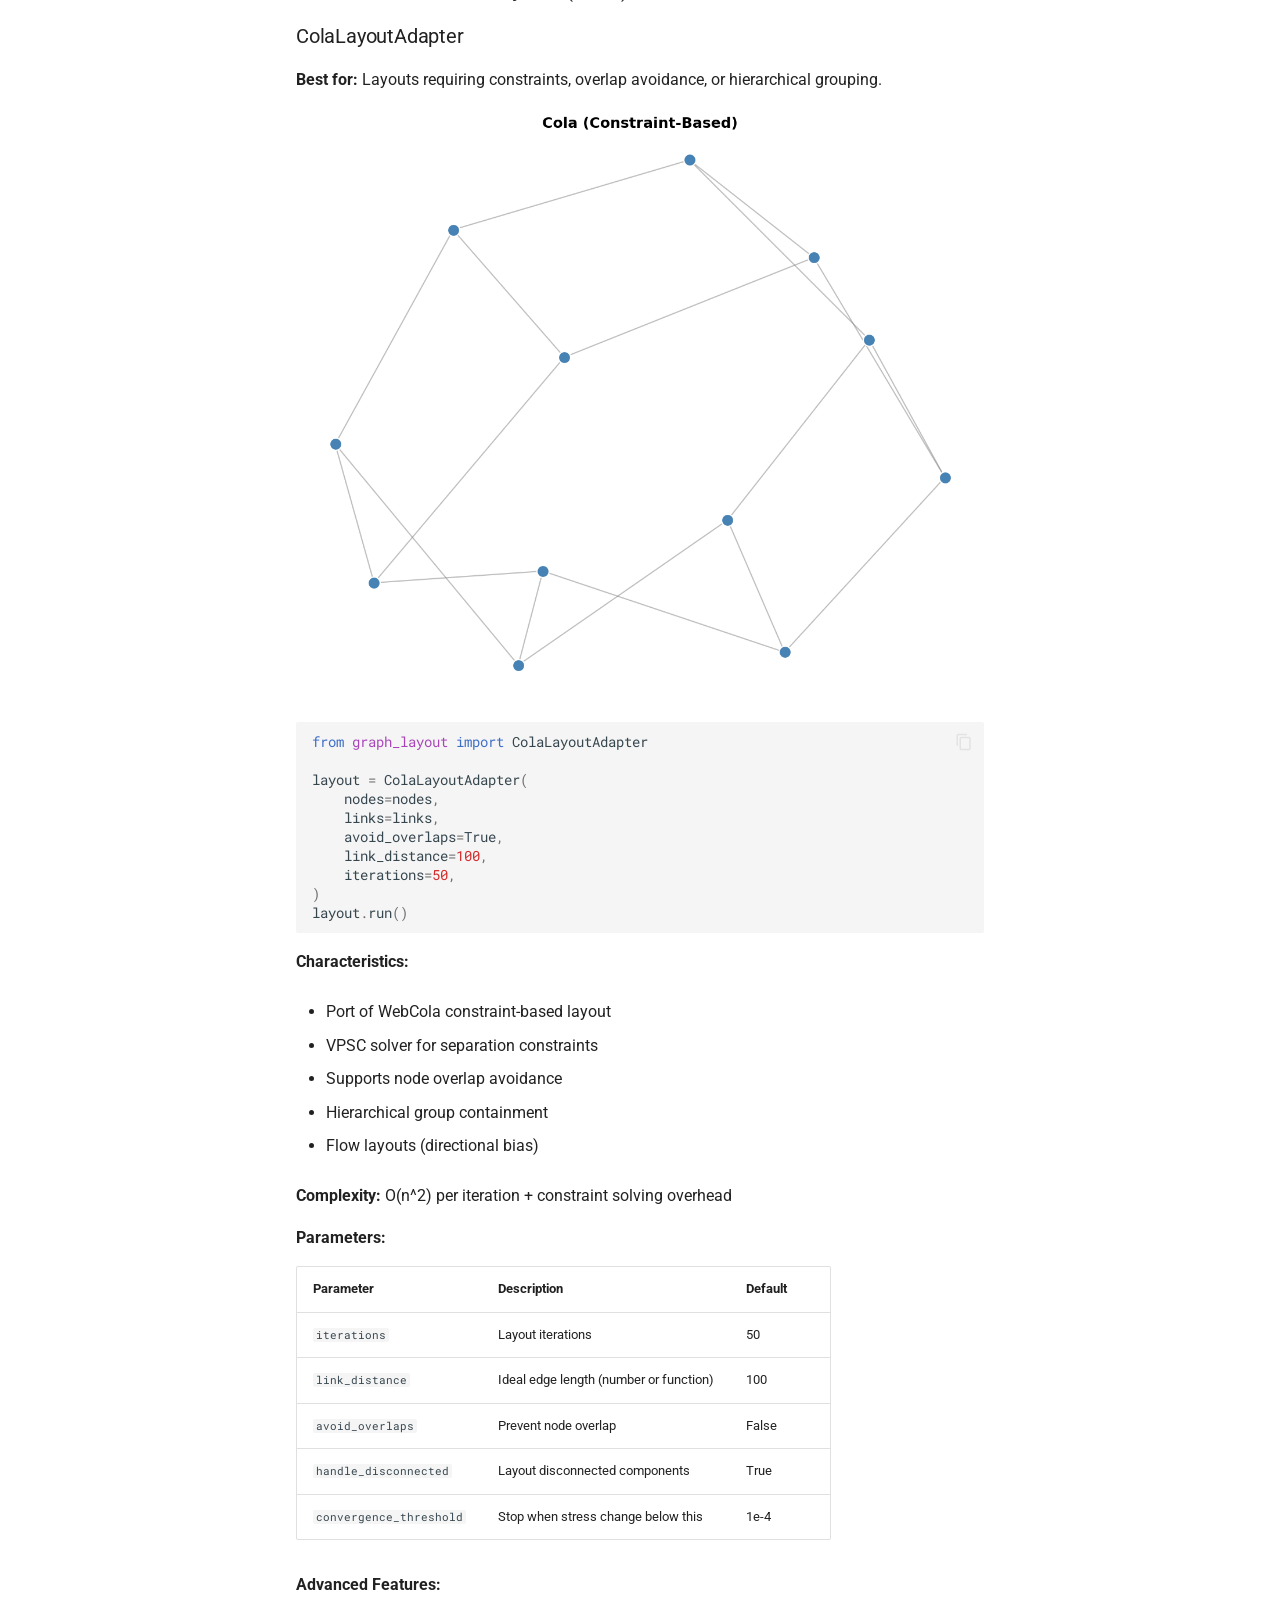
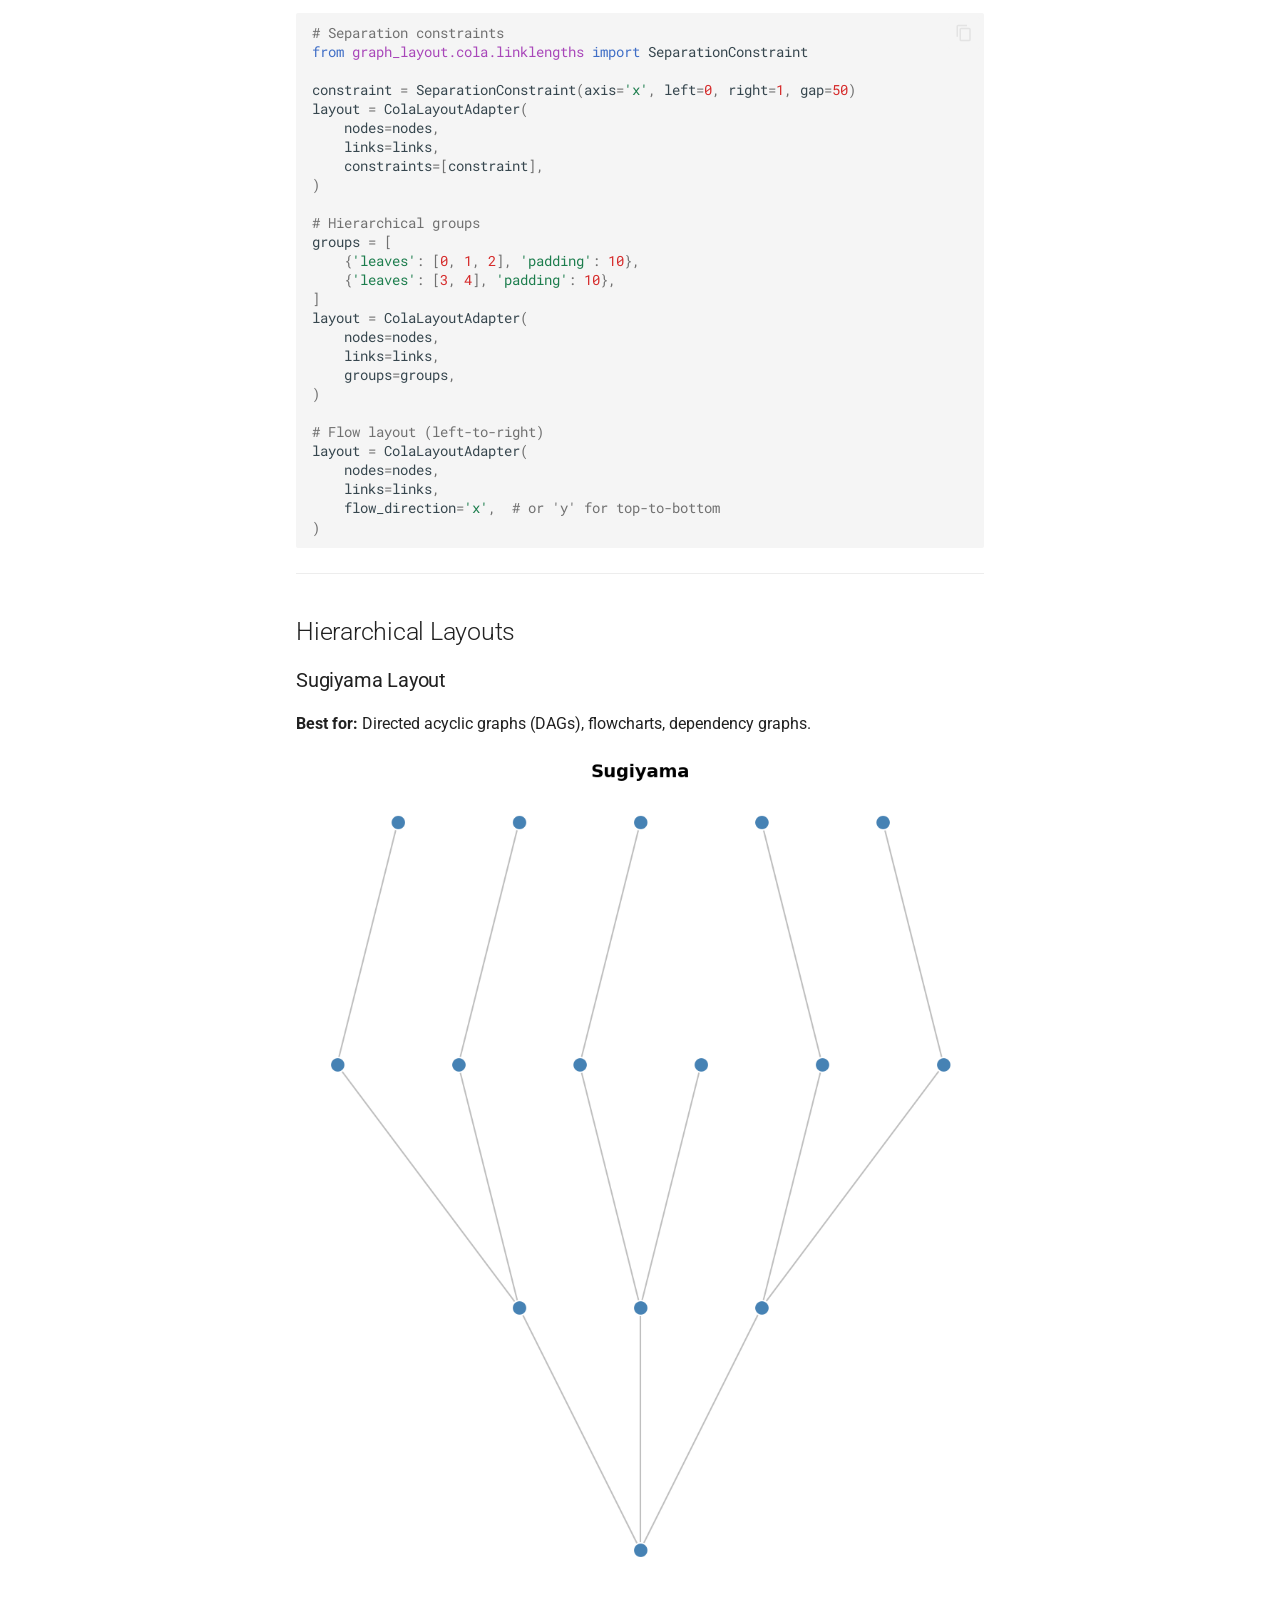
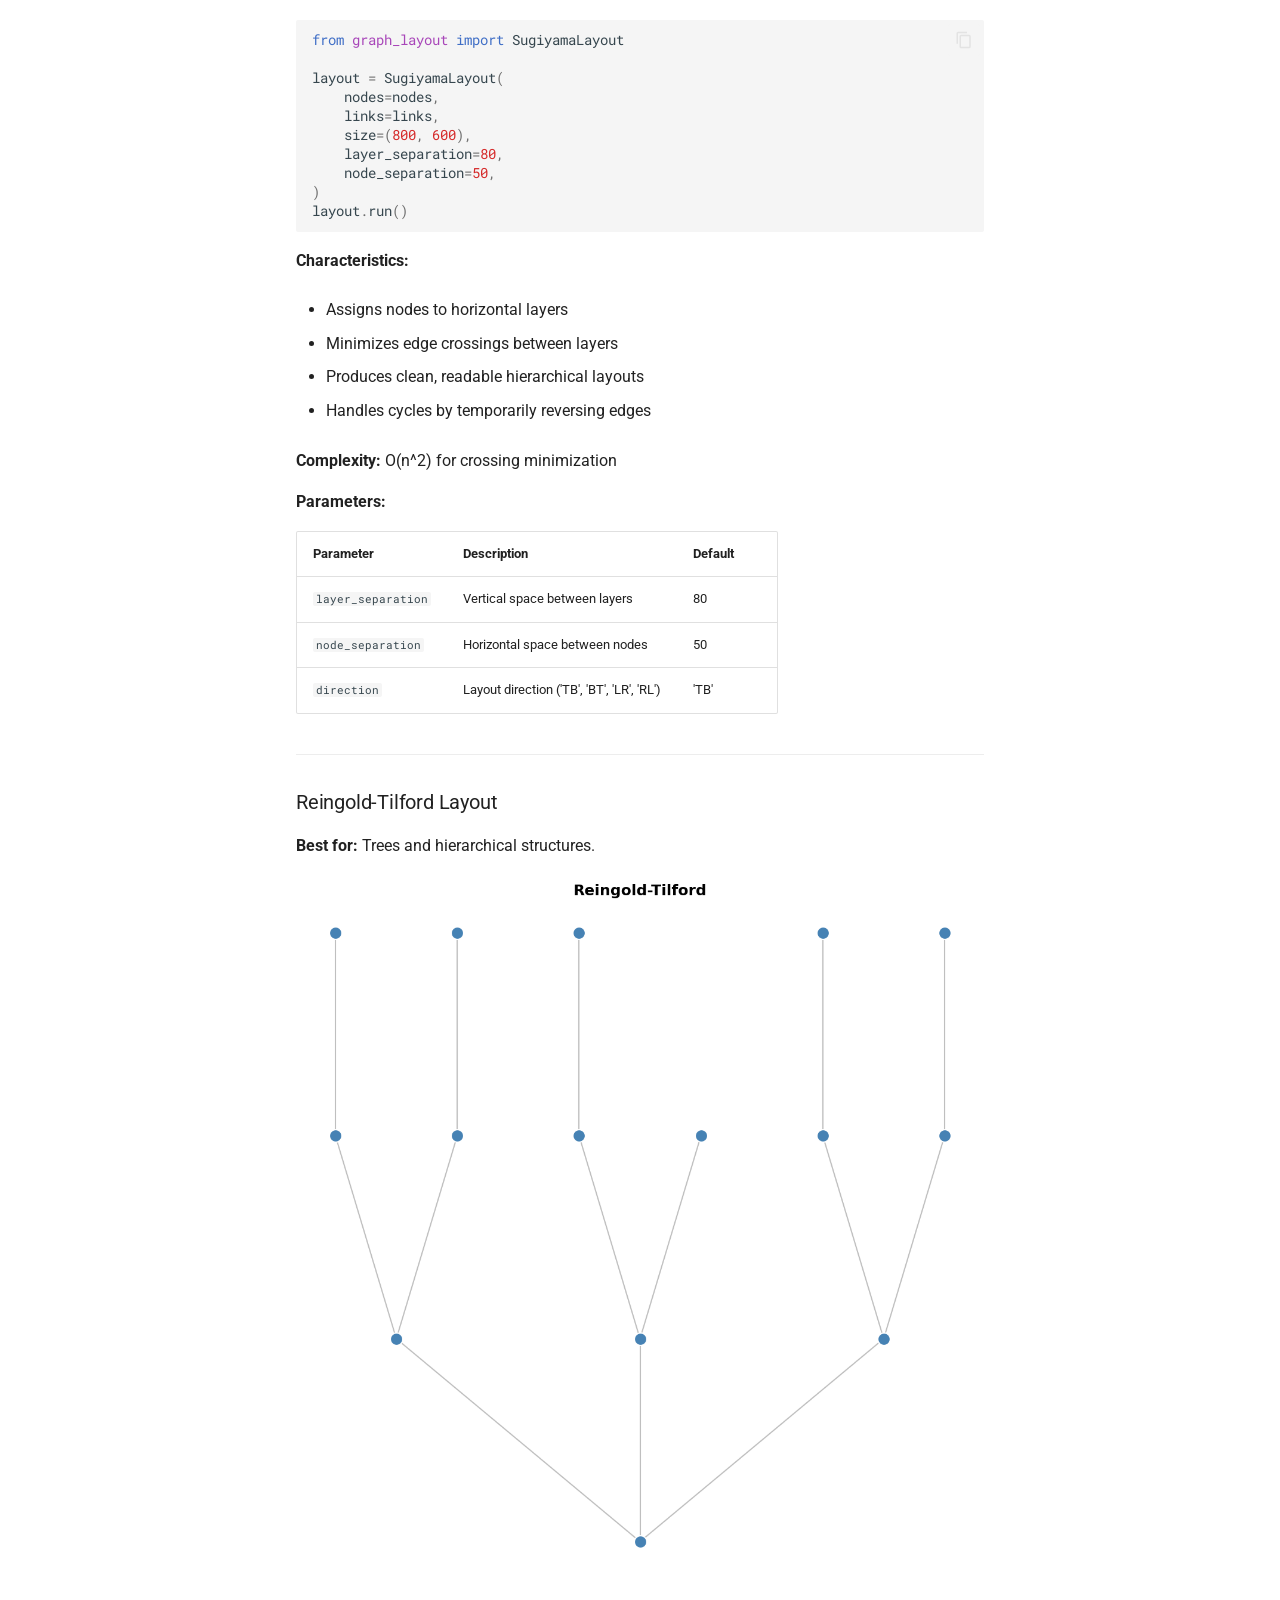
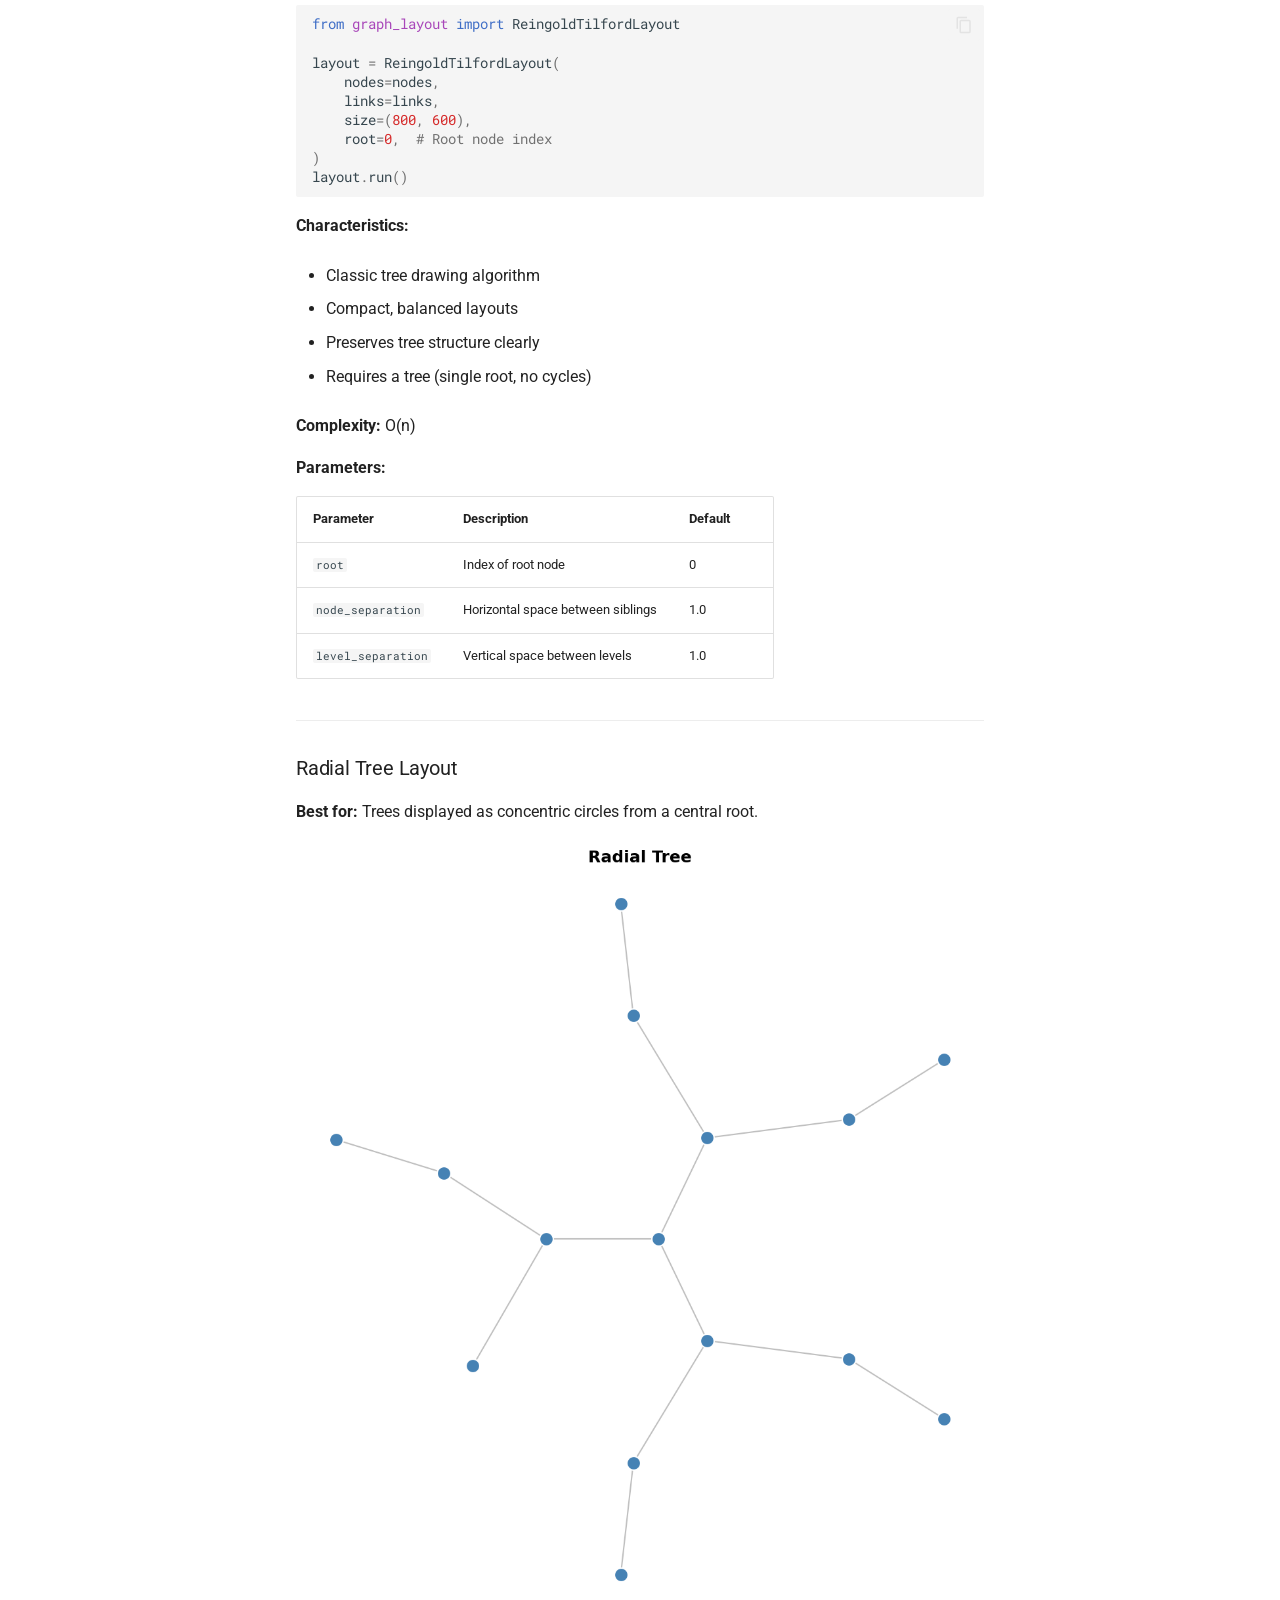
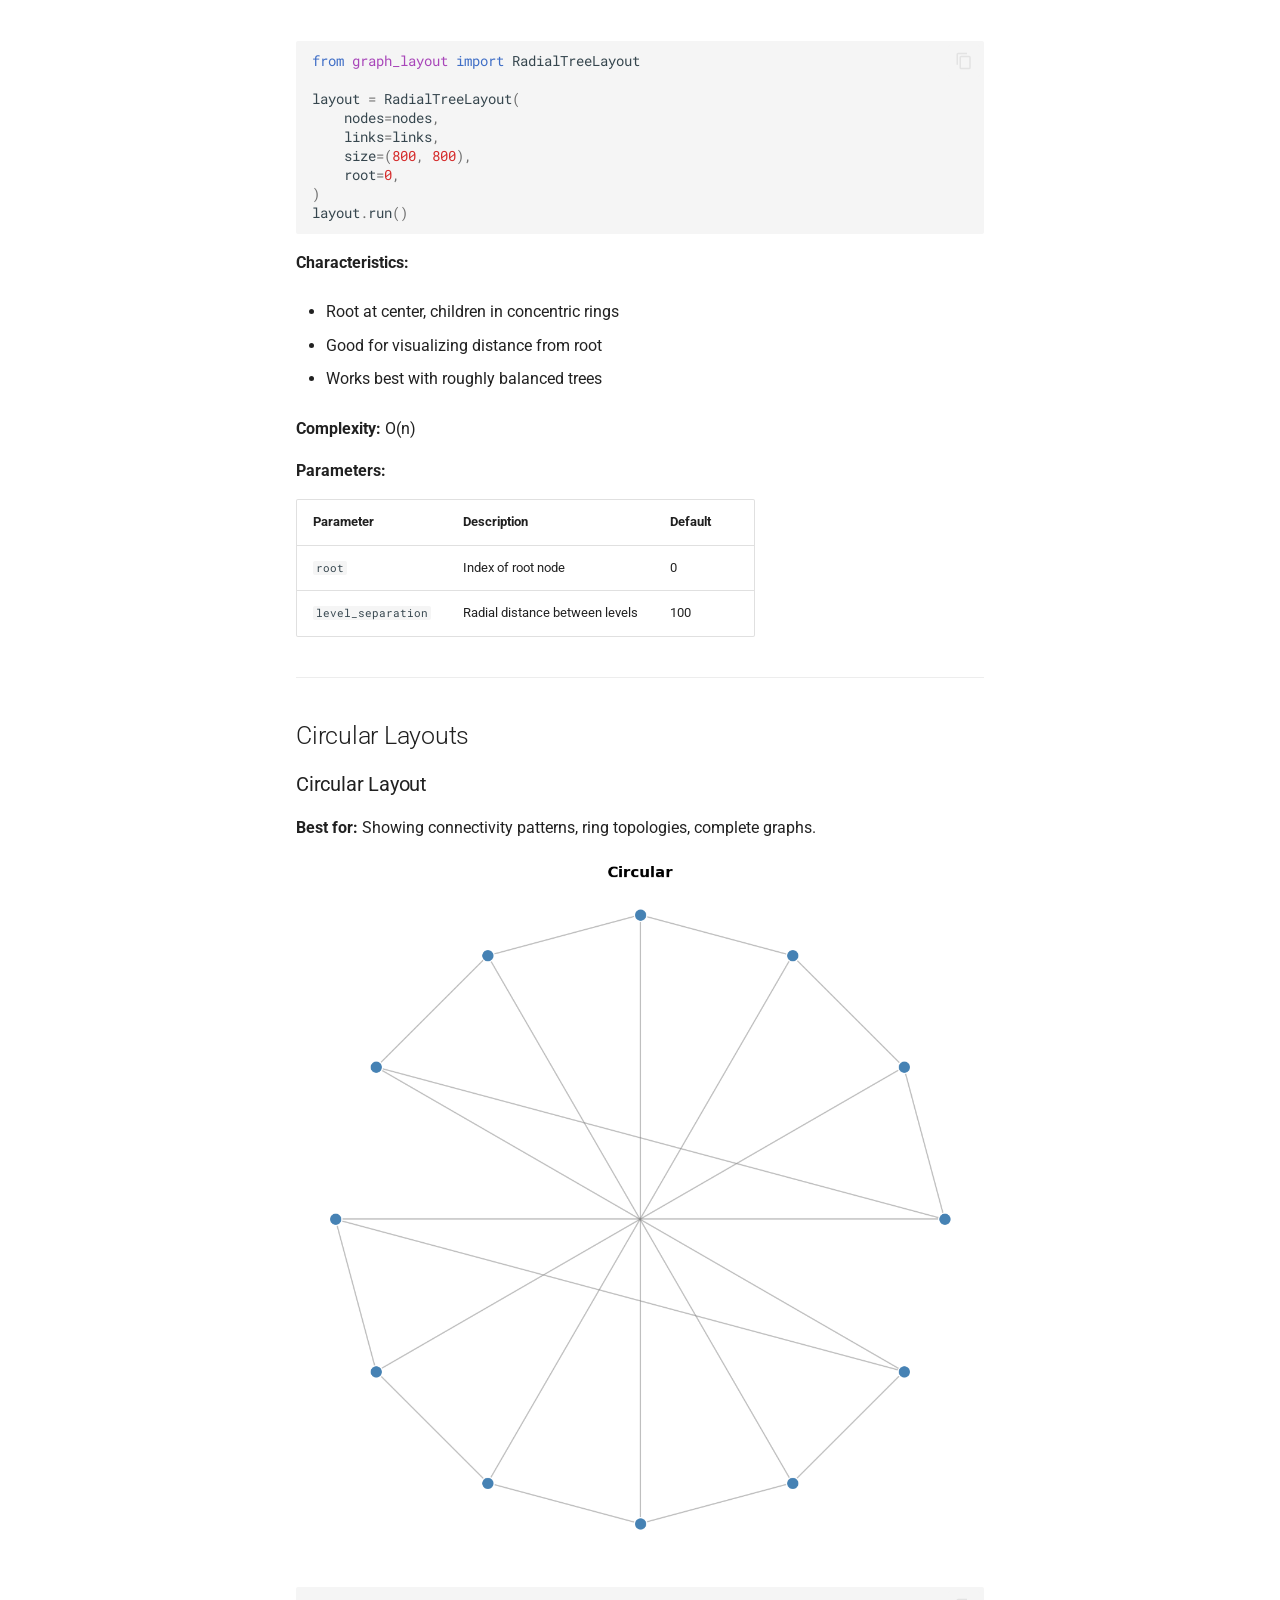
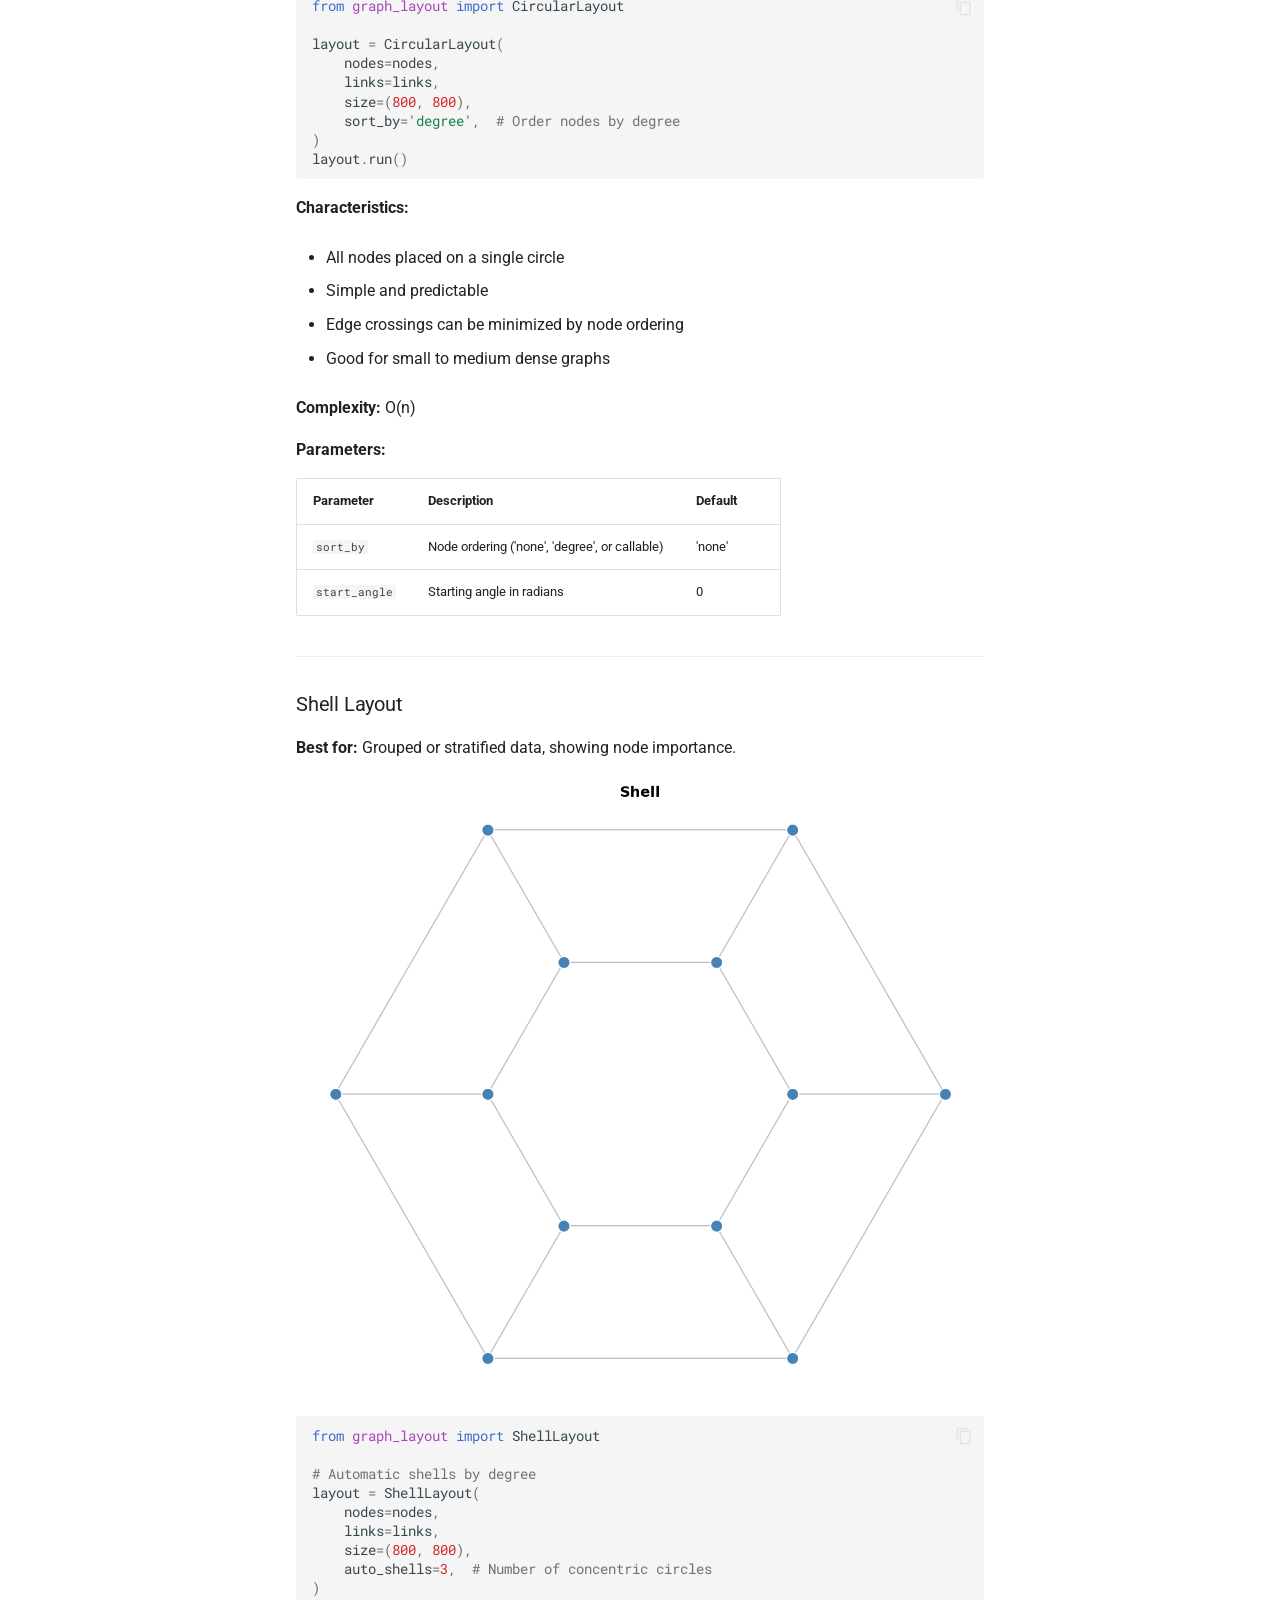
<file: algorithms-guide/index.html>
<!doctype html>
<html lang="en" class="no-js">
  <head>
    
      <meta charset="utf-8">
      <meta name="viewport" content="width=device-width,initial-scale=1">
      
        <meta name="description" content="A collection of graph layout algorithms in Python">
      
      
      
        <link rel="canonical" href="https://shakfu.github.io/graph-layout/algorithms-guide/">
      
      
        <link rel="prev" href="../gallery/">
      
      
        <link rel="next" href="../preprocessing-guide/">
      
      
        
      
      
      <link rel="icon" href="../assets/images/favicon.png">
      <meta name="generator" content="mkdocs-1.6.1, mkdocs-material-9.7.7">
    
    
      
        <title>Algorithms - graph-layout</title>
      
    
    
      <link rel="stylesheet" href="../assets/stylesheets/main.ec1eaa64.min.css">
      
        
        <link rel="stylesheet" href="../assets/stylesheets/palette.ab4e12ef.min.css">
      
      


    
    
      
    
    
      
        
        
        <link rel="preconnect" href="https://fonts.gstatic.com" crossorigin>
        <link rel="stylesheet" href="https://fonts.googleapis.com/css?family=Roboto:300,300i,400,400i,700,700i%7CRoboto+Mono:400,400i,700,700i&display=fallback">
        <style>:root{--md-text-font:"Roboto";--md-code-font:"Roboto Mono"}</style>
      
    
    
      <link rel="stylesheet" href="../stylesheets/extra.css">
    
    <script>__md_scope=new URL("..",location),__md_hash=e=>[...e].reduce(((e,_)=>(e<<5)-e+_.charCodeAt(0)),0),__md_get=(e,_=localStorage,t=__md_scope)=>JSON.parse(_.getItem(t.pathname+"."+e)),__md_set=(e,_,t=localStorage,a=__md_scope)=>{try{t.setItem(a.pathname+"."+e,JSON.stringify(_))}catch(e){}}</script>
    
      

    
    
  </head>
  
  
    
    
      
    
    
    
    
    <body dir="ltr" data-md-color-scheme="default" data-md-color-primary="indigo" data-md-color-accent="indigo">
  
    
    <input class="md-toggle" data-md-toggle="drawer" type="checkbox" id="__drawer" autocomplete="off">
    <input class="md-toggle" data-md-toggle="search" type="checkbox" id="__search" autocomplete="off">
    <label class="md-overlay" for="__drawer"></label>
    <div data-md-component="skip">
      
        
        <a href="#graph-layout-algorithms-guide" class="md-skip">
          Skip to content
        </a>
      
    </div>
    <div data-md-component="announce">
      
    </div>
    
    
      

  

<header class="md-header md-header--shadow" data-md-component="header">
  <nav class="md-header__inner md-grid" aria-label="Header">
    <a href=".." title="graph-layout" class="md-header__button md-logo" aria-label="graph-layout" data-md-component="logo">
      
  
  <svg xmlns="http://www.w3.org/2000/svg" viewBox="0 0 24 24"><path d="M12 8a3 3 0 0 0 3-3 3 3 0 0 0-3-3 3 3 0 0 0-3 3 3 3 0 0 0 3 3m0 3.54C9.64 9.35 6.5 8 3 8v11c3.5 0 6.64 1.35 9 3.54 2.36-2.19 5.5-3.54 9-3.54V8c-3.5 0-6.64 1.35-9 3.54"/></svg>

    </a>
    <label class="md-header__button md-icon" for="__drawer">
      
      <svg xmlns="http://www.w3.org/2000/svg" viewBox="0 0 24 24"><path d="M3 6h18v2H3zm0 5h18v2H3zm0 5h18v2H3z"/></svg>
    </label>
    <div class="md-header__title" data-md-component="header-title">
      <div class="md-header__ellipsis">
        <div class="md-header__topic">
          <span class="md-ellipsis">
            graph-layout
          </span>
        </div>
        <div class="md-header__topic" data-md-component="header-topic">
          <span class="md-ellipsis">
            
              Algorithms
            
          </span>
        </div>
      </div>
    </div>
    
      
        <form class="md-header__option" data-md-component="palette">
  
    
    
    
    <input class="md-option" data-md-color-media="(prefers-color-scheme: light)" data-md-color-scheme="default" data-md-color-primary="indigo" data-md-color-accent="indigo"  aria-label="Switch to dark mode"  type="radio" name="__palette" id="__palette_0">
    
      <label class="md-header__button md-icon" title="Switch to dark mode" for="__palette_1" hidden>
        <svg xmlns="http://www.w3.org/2000/svg" viewBox="0 0 24 24"><path d="m17.75 4.09-2.53 1.94.91 3.06-2.63-1.81-2.63 1.81.91-3.06-2.53-1.94L12.44 4l1.06-3 1.06 3zm3.5 6.91-1.64 1.25.59 1.98-1.7-1.17-1.7 1.17.59-1.98L15.75 11l2.06-.05L18.5 9l.69 1.95zm-2.28 4.95c.83-.08 1.72 1.1 1.19 1.85-.32.45-.66.87-1.08 1.27C15.17 23 8.84 23 4.94 19.07c-3.91-3.9-3.91-10.24 0-14.14.4-.4.82-.76 1.27-1.08.75-.53 1.93.36 1.85 1.19-.27 2.86.69 5.83 2.89 8.02a9.96 9.96 0 0 0 8.02 2.89m-1.64 2.02a12.08 12.08 0 0 1-7.8-3.47c-2.17-2.19-3.33-5-3.49-7.82-2.81 3.14-2.7 7.96.31 10.98 3.02 3.01 7.84 3.12 10.98.31"/></svg>
      </label>
    
  
    
    
    
    <input class="md-option" data-md-color-media="(prefers-color-scheme: dark)" data-md-color-scheme="slate" data-md-color-primary="indigo" data-md-color-accent="indigo"  aria-label="Switch to light mode"  type="radio" name="__palette" id="__palette_1">
    
      <label class="md-header__button md-icon" title="Switch to light mode" for="__palette_0" hidden>
        <svg xmlns="http://www.w3.org/2000/svg" viewBox="0 0 24 24"><path d="M12 7a5 5 0 0 1 5 5 5 5 0 0 1-5 5 5 5 0 0 1-5-5 5 5 0 0 1 5-5m0 2a3 3 0 0 0-3 3 3 3 0 0 0 3 3 3 3 0 0 0 3-3 3 3 0 0 0-3-3m0-7 2.39 3.42C13.65 5.15 12.84 5 12 5s-1.65.15-2.39.42zM3.34 7l4.16-.35A7.2 7.2 0 0 0 5.94 8.5c-.44.74-.69 1.5-.83 2.29zm.02 10 1.76-3.77a7.131 7.131 0 0 0 2.38 4.14zM20.65 7l-1.77 3.79a7.02 7.02 0 0 0-2.38-4.15zm-.01 10-4.14.36c.59-.51 1.12-1.14 1.54-1.86.42-.73.69-1.5.83-2.29zM12 22l-2.41-3.44c.74.27 1.55.44 2.41.44.82 0 1.63-.17 2.37-.44z"/></svg>
      </label>
    
  
</form>
      
    
    
      <script>var palette=__md_get("__palette");if(palette&&palette.color){if("(prefers-color-scheme)"===palette.color.media){var media=matchMedia("(prefers-color-scheme: light)"),input=document.querySelector(media.matches?"[data-md-color-media='(prefers-color-scheme: light)']":"[data-md-color-media='(prefers-color-scheme: dark)']");palette.color.media=input.getAttribute("data-md-color-media"),palette.color.scheme=input.getAttribute("data-md-color-scheme"),palette.color.primary=input.getAttribute("data-md-color-primary"),palette.color.accent=input.getAttribute("data-md-color-accent")}for(var[key,value]of Object.entries(palette.color))document.body.setAttribute("data-md-color-"+key,value)}</script>
    
    
    
      
      
        <label class="md-header__button md-icon" for="__search">
          
          <svg xmlns="http://www.w3.org/2000/svg" viewBox="0 0 24 24"><path d="M9.5 3A6.5 6.5 0 0 1 16 9.5c0 1.61-.59 3.09-1.56 4.23l.27.27h.79l5 5-1.5 1.5-5-5v-.79l-.27-.27A6.52 6.52 0 0 1 9.5 16 6.5 6.5 0 0 1 3 9.5 6.5 6.5 0 0 1 9.5 3m0 2C7 5 5 7 5 9.5S7 14 9.5 14 14 12 14 9.5 12 5 9.5 5"/></svg>
        </label>
        <div class="md-search" data-md-component="search" role="dialog">
  <label class="md-search__overlay" for="__search"></label>
  <div class="md-search__inner" role="search">
    <form class="md-search__form" name="search">
      <input type="text" class="md-search__input" name="query" aria-label="Search" placeholder="Search" autocapitalize="off" autocorrect="off" autocomplete="off" spellcheck="false" data-md-component="search-query" required>
      <label class="md-search__icon md-icon" for="__search">
        
        <svg xmlns="http://www.w3.org/2000/svg" viewBox="0 0 24 24"><path d="M9.5 3A6.5 6.5 0 0 1 16 9.5c0 1.61-.59 3.09-1.56 4.23l.27.27h.79l5 5-1.5 1.5-5-5v-.79l-.27-.27A6.52 6.52 0 0 1 9.5 16 6.5 6.5 0 0 1 3 9.5 6.5 6.5 0 0 1 9.5 3m0 2C7 5 5 7 5 9.5S7 14 9.5 14 14 12 14 9.5 12 5 9.5 5"/></svg>
        
        <svg xmlns="http://www.w3.org/2000/svg" viewBox="0 0 24 24"><path d="M20 11v2H8l5.5 5.5-1.42 1.42L4.16 12l7.92-7.92L13.5 5.5 8 11z"/></svg>
      </label>
      <nav class="md-search__options" aria-label="Search">
        
        <button type="reset" class="md-search__icon md-icon" title="Clear" aria-label="Clear" tabindex="-1">
          
          <svg xmlns="http://www.w3.org/2000/svg" viewBox="0 0 24 24"><path d="M19 6.41 17.59 5 12 10.59 6.41 5 5 6.41 10.59 12 5 17.59 6.41 19 12 13.41 17.59 19 19 17.59 13.41 12z"/></svg>
        </button>
      </nav>
      
    </form>
    <div class="md-search__output">
      <div class="md-search__scrollwrap" tabindex="0" data-md-scrollfix>
        <div class="md-search-result" data-md-component="search-result">
          <div class="md-search-result__meta">
            Initializing search
          </div>
          <ol class="md-search-result__list" role="presentation"></ol>
        </div>
      </div>
    </div>
  </div>
</div>
      
    
    
      <div class="md-header__source">
        <a href="https://github.com/shakfu/graph-layout" title="Go to repository" class="md-source" data-md-component="source">
  <div class="md-source__icon md-icon">
    
    <svg xmlns="http://www.w3.org/2000/svg" viewBox="0 0 448 512"><!--! Font Awesome Free 7.1.0 by @fontawesome - https://fontawesome.com License - https://fontawesome.com/license/free (Icons: CC BY 4.0, Fonts: SIL OFL 1.1, Code: MIT License) Copyright 2025 Fonticons, Inc.--><path d="M439.6 236.1 244 40.5c-5.4-5.5-12.8-8.5-20.4-8.5s-15 3-20.4 8.4L162.5 81l51.5 51.5c27.1-9.1 52.7 16.8 43.4 43.7l49.7 49.7c34.2-11.8 61.2 31 35.5 56.7-26.5 26.5-70.2-2.9-56-37.3L240.3 199v121.9c25.3 12.5 22.3 41.8 9.1 55-6.4 6.4-15.2 10.1-24.3 10.1s-17.8-3.6-24.3-10.1c-17.6-17.6-11.1-46.9 11.2-56v-123c-20.8-8.5-24.6-30.7-18.6-45L142.6 101 8.5 235.1C3 240.6 0 247.9 0 255.5s3 15 8.5 20.4l195.6 195.7c5.4 5.4 12.7 8.4 20.4 8.4s15-3 20.4-8.4l194.7-194.7c5.4-5.4 8.4-12.8 8.4-20.4s-3-15-8.4-20.4"/></svg>
  </div>
  <div class="md-source__repository">
    shakfu/graph-layout
  </div>
</a>
      </div>
    
  </nav>
  
</header>
    
    <div class="md-container" data-md-component="container">
      
      
        
          
        
      
      <main class="md-main" data-md-component="main">
        <div class="md-main__inner md-grid">
          
            
              
              <div class="md-sidebar md-sidebar--primary" data-md-component="sidebar" data-md-type="navigation" >
                <div class="md-sidebar__scrollwrap">
                  <div class="md-sidebar__inner">
                    



<nav class="md-nav md-nav--primary" aria-label="Navigation" data-md-level="0">
  <label class="md-nav__title" for="__drawer">
    <a href=".." title="graph-layout" class="md-nav__button md-logo" aria-label="graph-layout" data-md-component="logo">
      
  
  <svg xmlns="http://www.w3.org/2000/svg" viewBox="0 0 24 24"><path d="M12 8a3 3 0 0 0 3-3 3 3 0 0 0-3-3 3 3 0 0 0-3 3 3 3 0 0 0 3 3m0 3.54C9.64 9.35 6.5 8 3 8v11c3.5 0 6.64 1.35 9 3.54 2.36-2.19 5.5-3.54 9-3.54V8c-3.5 0-6.64 1.35-9 3.54"/></svg>

    </a>
    graph-layout
  </label>
  
    <div class="md-nav__source">
      <a href="https://github.com/shakfu/graph-layout" title="Go to repository" class="md-source" data-md-component="source">
  <div class="md-source__icon md-icon">
    
    <svg xmlns="http://www.w3.org/2000/svg" viewBox="0 0 448 512"><!--! Font Awesome Free 7.1.0 by @fontawesome - https://fontawesome.com License - https://fontawesome.com/license/free (Icons: CC BY 4.0, Fonts: SIL OFL 1.1, Code: MIT License) Copyright 2025 Fonticons, Inc.--><path d="M439.6 236.1 244 40.5c-5.4-5.5-12.8-8.5-20.4-8.5s-15 3-20.4 8.4L162.5 81l51.5 51.5c27.1-9.1 52.7 16.8 43.4 43.7l49.7 49.7c34.2-11.8 61.2 31 35.5 56.7-26.5 26.5-70.2-2.9-56-37.3L240.3 199v121.9c25.3 12.5 22.3 41.8 9.1 55-6.4 6.4-15.2 10.1-24.3 10.1s-17.8-3.6-24.3-10.1c-17.6-17.6-11.1-46.9 11.2-56v-123c-20.8-8.5-24.6-30.7-18.6-45L142.6 101 8.5 235.1C3 240.6 0 247.9 0 255.5s3 15 8.5 20.4l195.6 195.7c5.4 5.4 12.7 8.4 20.4 8.4s15-3 20.4-8.4l194.7-194.7c5.4-5.4 8.4-12.8 8.4-20.4s-3-15-8.4-20.4"/></svg>
  </div>
  <div class="md-source__repository">
    shakfu/graph-layout
  </div>
</a>
    </div>
  
  <ul class="md-nav__list" data-md-scrollfix>
    
      
      
  
  
  
  
    <li class="md-nav__item">
      <a href=".." class="md-nav__link">
        
  
  
  <span class="md-ellipsis">
    
  
    Home
  

    
  </span>
  
  

      </a>
    </li>
  

    
      
      
  
  
  
  
    <li class="md-nav__item">
      <a href="../gallery/" class="md-nav__link">
        
  
  
  <span class="md-ellipsis">
    
  
    Gallery
  

    
  </span>
  
  

      </a>
    </li>
  

    
      
      
  
  
    
  
  
  
    
    
    
    
      
        
        
      
    
    
    <li class="md-nav__item md-nav__item--active md-nav__item--section md-nav__item--nested">
      
        
        
        <input class="md-nav__toggle md-toggle " type="checkbox" id="__nav_3" checked>
        
          
          <label class="md-nav__link" for="__nav_3" id="__nav_3_label" tabindex="">
            
  
  
  <span class="md-ellipsis">
    
  
    Guides
  

    
  </span>
  
  

            <span class="md-nav__icon md-icon"></span>
          </label>
        
        <nav class="md-nav" data-md-level="1" aria-labelledby="__nav_3_label" aria-expanded="true">
          <label class="md-nav__title" for="__nav_3">
            <span class="md-nav__icon md-icon"></span>
            
  
    Guides
  

          </label>
          <ul class="md-nav__list" data-md-scrollfix>
            
              
                
  
  
    
  
  
  
    <li class="md-nav__item md-nav__item--active">
      
      <input class="md-nav__toggle md-toggle" type="checkbox" id="__toc">
      
      
        
      
      
        <label class="md-nav__link md-nav__link--active" for="__toc">
          
  
  
  <span class="md-ellipsis">
    
  
    Algorithms
  

    
  </span>
  
  

          <span class="md-nav__icon md-icon"></span>
        </label>
      
      <a href="./" class="md-nav__link md-nav__link--active">
        
  
  
  <span class="md-ellipsis">
    
  
    Algorithms
  

    
  </span>
  
  

      </a>
      
        

<nav class="md-nav md-nav--secondary" aria-label="Table of contents">
  
  
  
    
  
  
    <label class="md-nav__title" for="__toc">
      <span class="md-nav__icon md-icon"></span>
      Table of contents
    </label>
    <ul class="md-nav__list" data-md-component="toc" data-md-scrollfix>
      
        <li class="md-nav__item">
  <a href="#algorithm-families" class="md-nav__link">
    <span class="md-ellipsis">
      
        Algorithm Families
      
    </span>
  </a>
  
</li>
      
        <li class="md-nav__item">
  <a href="#force-directed-layouts" class="md-nav__link">
    <span class="md-ellipsis">
      
        Force-Directed Layouts
      
    </span>
  </a>
  
    <nav class="md-nav" aria-label="Force-Directed Layouts">
      <ul class="md-nav__list">
        
          <li class="md-nav__item">
  <a href="#fruchterman-reingold" class="md-nav__link">
    <span class="md-ellipsis">
      
        Fruchterman-Reingold
      
    </span>
  </a>
  
</li>
        
          <li class="md-nav__item">
  <a href="#kamada-kawai" class="md-nav__link">
    <span class="md-ellipsis">
      
        Kamada-Kawai
      
    </span>
  </a>
  
</li>
        
          <li class="md-nav__item">
  <a href="#spring-layout" class="md-nav__link">
    <span class="md-ellipsis">
      
        Spring Layout
      
    </span>
  </a>
  
</li>
        
      </ul>
    </nav>
  
</li>
      
        <li class="md-nav__item">
  <a href="#constraint-based-layout-cola" class="md-nav__link">
    <span class="md-ellipsis">
      
        Constraint-Based Layout (Cola)
      
    </span>
  </a>
  
    <nav class="md-nav" aria-label="Constraint-Based Layout (Cola)">
      <ul class="md-nav__list">
        
          <li class="md-nav__item">
  <a href="#colalayoutadapter" class="md-nav__link">
    <span class="md-ellipsis">
      
        ColaLayoutAdapter
      
    </span>
  </a>
  
</li>
        
      </ul>
    </nav>
  
</li>
      
        <li class="md-nav__item">
  <a href="#hierarchical-layouts" class="md-nav__link">
    <span class="md-ellipsis">
      
        Hierarchical Layouts
      
    </span>
  </a>
  
    <nav class="md-nav" aria-label="Hierarchical Layouts">
      <ul class="md-nav__list">
        
          <li class="md-nav__item">
  <a href="#sugiyama-layout" class="md-nav__link">
    <span class="md-ellipsis">
      
        Sugiyama Layout
      
    </span>
  </a>
  
</li>
        
          <li class="md-nav__item">
  <a href="#reingold-tilford-layout" class="md-nav__link">
    <span class="md-ellipsis">
      
        Reingold-Tilford Layout
      
    </span>
  </a>
  
</li>
        
          <li class="md-nav__item">
  <a href="#radial-tree-layout" class="md-nav__link">
    <span class="md-ellipsis">
      
        Radial Tree Layout
      
    </span>
  </a>
  
</li>
        
      </ul>
    </nav>
  
</li>
      
        <li class="md-nav__item">
  <a href="#circular-layouts" class="md-nav__link">
    <span class="md-ellipsis">
      
        Circular Layouts
      
    </span>
  </a>
  
    <nav class="md-nav" aria-label="Circular Layouts">
      <ul class="md-nav__list">
        
          <li class="md-nav__item">
  <a href="#circular-layout" class="md-nav__link">
    <span class="md-ellipsis">
      
        Circular Layout
      
    </span>
  </a>
  
</li>
        
          <li class="md-nav__item">
  <a href="#shell-layout" class="md-nav__link">
    <span class="md-ellipsis">
      
        Shell Layout
      
    </span>
  </a>
  
</li>
        
      </ul>
    </nav>
  
</li>
      
        <li class="md-nav__item">
  <a href="#spectral-layout" class="md-nav__link">
    <span class="md-ellipsis">
      
        Spectral Layout
      
    </span>
  </a>
  
    <nav class="md-nav" aria-label="Spectral Layout">
      <ul class="md-nav__list">
        
          <li class="md-nav__item">
  <a href="#spectral-layout_1" class="md-nav__link">
    <span class="md-ellipsis">
      
        Spectral Layout
      
    </span>
  </a>
  
</li>
        
      </ul>
    </nav>
  
</li>
      
        <li class="md-nav__item">
  <a href="#planar-layouts" class="md-nav__link">
    <span class="md-ellipsis">
      
        Planar Layouts
      
    </span>
  </a>
  
    <nav class="md-nav" aria-label="Planar Layouts">
      <ul class="md-nav__list">
        
          <li class="md-nav__item">
  <a href="#schnyder-fpp-tutte-straight-line" class="md-nav__link">
    <span class="md-ellipsis">
      
        Schnyder / FPP / Tutte (straight-line)
      
    </span>
  </a>
  
</li>
        
          <li class="md-nav__item">
  <a href="#mixed-model-visibility-representation" class="md-nav__link">
    <span class="md-ellipsis">
      
        Mixed-Model (visibility representation)
      
    </span>
  </a>
  
</li>
        
          <li class="md-nav__item">
  <a href="#planarization-non-planar-input" class="md-nav__link">
    <span class="md-ellipsis">
      
        Planarization (non-planar input)
      
    </span>
  </a>
  
</li>
        
      </ul>
    </nav>
  
</li>
      
        <li class="md-nav__item">
  <a href="#algorithm-comparison" class="md-nav__link">
    <span class="md-ellipsis">
      
        Algorithm Comparison
      
    </span>
  </a>
  
</li>
      
        <li class="md-nav__item">
  <a href="#decision-guide" class="md-nav__link">
    <span class="md-ellipsis">
      
        Decision Guide
      
    </span>
  </a>
  
    <nav class="md-nav" aria-label="Decision Guide">
      <ul class="md-nav__list">
        
          <li class="md-nav__item">
  <a href="#choose-based-on-graph-type" class="md-nav__link">
    <span class="md-ellipsis">
      
        Choose based on graph type
      
    </span>
  </a>
  
</li>
        
          <li class="md-nav__item">
  <a href="#choose-based-on-requirements" class="md-nav__link">
    <span class="md-ellipsis">
      
        Choose based on requirements
      
    </span>
  </a>
  
</li>
        
      </ul>
    </nav>
  
</li>
      
        <li class="md-nav__item">
  <a href="#performance-tips" class="md-nav__link">
    <span class="md-ellipsis">
      
        Performance Tips
      
    </span>
  </a>
  
</li>
      
    </ul>
  
</nav>
      
    </li>
  

              
            
              
                
  
  
  
  
    <li class="md-nav__item">
      <a href="../preprocessing-guide/" class="md-nav__link">
        
  
  
  <span class="md-ellipsis">
    
  
    Preprocessing
  

    
  </span>
  
  

      </a>
    </li>
  

              
            
              
                
  
  
  
  
    <li class="md-nav__item">
      <a href="../embedding-visualizations/" class="md-nav__link">
        
  
  
  <span class="md-ellipsis">
    
  
    Embedding Visualizations
  

    
  </span>
  
  

      </a>
    </li>
  

              
            
          </ul>
        </nav>
      
    </li>
  

    
      
      
  
  
  
  
    
    
    
    
      
        
        
      
    
    
    <li class="md-nav__item md-nav__item--section md-nav__item--nested">
      
        
        
        <input class="md-nav__toggle md-toggle " type="checkbox" id="__nav_4" >
        
          
          <label class="md-nav__link" for="__nav_4" id="__nav_4_label" tabindex="">
            
  
  
  <span class="md-ellipsis">
    
  
    Development
  

    
  </span>
  
  

            <span class="md-nav__icon md-icon"></span>
          </label>
        
        <nav class="md-nav" data-md-level="1" aria-labelledby="__nav_4_label" aria-expanded="false">
          <label class="md-nav__title" for="__nav_4">
            <span class="md-nav__icon md-icon"></span>
            
  
    Development
  

          </label>
          <ul class="md-nav__list" data-md-scrollfix>
            
              
                
  
  
  
  
    <li class="md-nav__item">
      <a href="../rectangularization-plan/" class="md-nav__link">
        
  
  
  <span class="md-ellipsis">
    
  
    Rectangularization Plan
  

    
  </span>
  
  

      </a>
    </li>
  

              
            
              
                
  
  
  
  
    <li class="md-nav__item">
      <a href="../kandinsky-implementation-plan/" class="md-nav__link">
        
  
  
  <span class="md-ellipsis">
    
  
    Kandinsky Implementation Plan
  

    
  </span>
  
  

      </a>
    </li>
  

              
            
          </ul>
        </nav>
      
    </li>
  

    
  </ul>
</nav>
                  </div>
                </div>
              </div>
            
            
              
              <div class="md-sidebar md-sidebar--secondary" data-md-component="sidebar" data-md-type="toc" >
                <div class="md-sidebar__scrollwrap">
                  <div class="md-sidebar__inner">
                    

<nav class="md-nav md-nav--secondary" aria-label="Table of contents">
  
  
  
    
  
  
    <label class="md-nav__title" for="__toc">
      <span class="md-nav__icon md-icon"></span>
      Table of contents
    </label>
    <ul class="md-nav__list" data-md-component="toc" data-md-scrollfix>
      
        <li class="md-nav__item">
  <a href="#algorithm-families" class="md-nav__link">
    <span class="md-ellipsis">
      
        Algorithm Families
      
    </span>
  </a>
  
</li>
      
        <li class="md-nav__item">
  <a href="#force-directed-layouts" class="md-nav__link">
    <span class="md-ellipsis">
      
        Force-Directed Layouts
      
    </span>
  </a>
  
    <nav class="md-nav" aria-label="Force-Directed Layouts">
      <ul class="md-nav__list">
        
          <li class="md-nav__item">
  <a href="#fruchterman-reingold" class="md-nav__link">
    <span class="md-ellipsis">
      
        Fruchterman-Reingold
      
    </span>
  </a>
  
</li>
        
          <li class="md-nav__item">
  <a href="#kamada-kawai" class="md-nav__link">
    <span class="md-ellipsis">
      
        Kamada-Kawai
      
    </span>
  </a>
  
</li>
        
          <li class="md-nav__item">
  <a href="#spring-layout" class="md-nav__link">
    <span class="md-ellipsis">
      
        Spring Layout
      
    </span>
  </a>
  
</li>
        
      </ul>
    </nav>
  
</li>
      
        <li class="md-nav__item">
  <a href="#constraint-based-layout-cola" class="md-nav__link">
    <span class="md-ellipsis">
      
        Constraint-Based Layout (Cola)
      
    </span>
  </a>
  
    <nav class="md-nav" aria-label="Constraint-Based Layout (Cola)">
      <ul class="md-nav__list">
        
          <li class="md-nav__item">
  <a href="#colalayoutadapter" class="md-nav__link">
    <span class="md-ellipsis">
      
        ColaLayoutAdapter
      
    </span>
  </a>
  
</li>
        
      </ul>
    </nav>
  
</li>
      
        <li class="md-nav__item">
  <a href="#hierarchical-layouts" class="md-nav__link">
    <span class="md-ellipsis">
      
        Hierarchical Layouts
      
    </span>
  </a>
  
    <nav class="md-nav" aria-label="Hierarchical Layouts">
      <ul class="md-nav__list">
        
          <li class="md-nav__item">
  <a href="#sugiyama-layout" class="md-nav__link">
    <span class="md-ellipsis">
      
        Sugiyama Layout
      
    </span>
  </a>
  
</li>
        
          <li class="md-nav__item">
  <a href="#reingold-tilford-layout" class="md-nav__link">
    <span class="md-ellipsis">
      
        Reingold-Tilford Layout
      
    </span>
  </a>
  
</li>
        
          <li class="md-nav__item">
  <a href="#radial-tree-layout" class="md-nav__link">
    <span class="md-ellipsis">
      
        Radial Tree Layout
      
    </span>
  </a>
  
</li>
        
      </ul>
    </nav>
  
</li>
      
        <li class="md-nav__item">
  <a href="#circular-layouts" class="md-nav__link">
    <span class="md-ellipsis">
      
        Circular Layouts
      
    </span>
  </a>
  
    <nav class="md-nav" aria-label="Circular Layouts">
      <ul class="md-nav__list">
        
          <li class="md-nav__item">
  <a href="#circular-layout" class="md-nav__link">
    <span class="md-ellipsis">
      
        Circular Layout
      
    </span>
  </a>
  
</li>
        
          <li class="md-nav__item">
  <a href="#shell-layout" class="md-nav__link">
    <span class="md-ellipsis">
      
        Shell Layout
      
    </span>
  </a>
  
</li>
        
      </ul>
    </nav>
  
</li>
      
        <li class="md-nav__item">
  <a href="#spectral-layout" class="md-nav__link">
    <span class="md-ellipsis">
      
        Spectral Layout
      
    </span>
  </a>
  
    <nav class="md-nav" aria-label="Spectral Layout">
      <ul class="md-nav__list">
        
          <li class="md-nav__item">
  <a href="#spectral-layout_1" class="md-nav__link">
    <span class="md-ellipsis">
      
        Spectral Layout
      
    </span>
  </a>
  
</li>
        
      </ul>
    </nav>
  
</li>
      
        <li class="md-nav__item">
  <a href="#planar-layouts" class="md-nav__link">
    <span class="md-ellipsis">
      
        Planar Layouts
      
    </span>
  </a>
  
    <nav class="md-nav" aria-label="Planar Layouts">
      <ul class="md-nav__list">
        
          <li class="md-nav__item">
  <a href="#schnyder-fpp-tutte-straight-line" class="md-nav__link">
    <span class="md-ellipsis">
      
        Schnyder / FPP / Tutte (straight-line)
      
    </span>
  </a>
  
</li>
        
          <li class="md-nav__item">
  <a href="#mixed-model-visibility-representation" class="md-nav__link">
    <span class="md-ellipsis">
      
        Mixed-Model (visibility representation)
      
    </span>
  </a>
  
</li>
        
          <li class="md-nav__item">
  <a href="#planarization-non-planar-input" class="md-nav__link">
    <span class="md-ellipsis">
      
        Planarization (non-planar input)
      
    </span>
  </a>
  
</li>
        
      </ul>
    </nav>
  
</li>
      
        <li class="md-nav__item">
  <a href="#algorithm-comparison" class="md-nav__link">
    <span class="md-ellipsis">
      
        Algorithm Comparison
      
    </span>
  </a>
  
</li>
      
        <li class="md-nav__item">
  <a href="#decision-guide" class="md-nav__link">
    <span class="md-ellipsis">
      
        Decision Guide
      
    </span>
  </a>
  
    <nav class="md-nav" aria-label="Decision Guide">
      <ul class="md-nav__list">
        
          <li class="md-nav__item">
  <a href="#choose-based-on-graph-type" class="md-nav__link">
    <span class="md-ellipsis">
      
        Choose based on graph type
      
    </span>
  </a>
  
</li>
        
          <li class="md-nav__item">
  <a href="#choose-based-on-requirements" class="md-nav__link">
    <span class="md-ellipsis">
      
        Choose based on requirements
      
    </span>
  </a>
  
</li>
        
      </ul>
    </nav>
  
</li>
      
        <li class="md-nav__item">
  <a href="#performance-tips" class="md-nav__link">
    <span class="md-ellipsis">
      
        Performance Tips
      
    </span>
  </a>
  
</li>
      
    </ul>
  
</nav>
                  </div>
                </div>
              </div>
            
          
          
            <div class="md-content" data-md-component="content">
              
              <article class="md-content__inner md-typeset">
                
                  


  
  


<h1 id="graph-layout-algorithms-guide">Graph Layout Algorithms Guide<a class="headerlink" href="#graph-layout-algorithms-guide" title="Permanent link">&para;</a></h1>
<p>This guide explains the different graph layout algorithms available in <code>graph-layout</code>, their characteristics, and when to use each one.</p>
<h2 id="algorithm-families">Algorithm Families<a class="headerlink" href="#algorithm-families" title="Permanent link">&para;</a></h2>
<table>
<thead>
<tr>
<th>Family</th>
<th>Algorithms</th>
<th>Approach</th>
</tr>
</thead>
<tbody>
<tr>
<td><strong>Force-Directed</strong></td>
<td>Fruchterman-Reingold, Kamada-Kawai, Spring</td>
<td>Simulate physical forces between nodes</td>
</tr>
<tr>
<td><strong>Constraint-Based</strong></td>
<td>Cola</td>
<td>Optimize with constraints and overlap avoidance</td>
</tr>
<tr>
<td><strong>Hierarchical</strong></td>
<td>Sugiyama, Reingold-Tilford, Radial Tree</td>
<td>Layer-based or tree-structured layouts</td>
</tr>
<tr>
<td><strong>Circular</strong></td>
<td>Circular, Shell</td>
<td>Arrange nodes on circles</td>
</tr>
<tr>
<td><strong>Spectral</strong></td>
<td>Spectral</td>
<td>Use graph eigenvalues for positioning</td>
</tr>
<tr>
<td><strong>Orthogonal</strong></td>
<td>Kandinsky, GIOTTO</td>
<td>Route edges with horizontal/vertical segments</td>
</tr>
<tr>
<td><strong>Planar</strong></td>
<td>Schnyder, FPP, Tutte, Mixed-Model, Planarization</td>
<td>Crossing-free straight-line/visibility drawings of planar graphs</td>
</tr>
</tbody>
</table>
<hr />
<h2 id="force-directed-layouts">Force-Directed Layouts<a class="headerlink" href="#force-directed-layouts" title="Permanent link">&para;</a></h2>
<p>Force-directed algorithms simulate a physical system where nodes repel each other (like charged particles) and edges act as springs pulling connected nodes together. The layout converges when forces reach equilibrium.</p>
<h3 id="fruchterman-reingold">Fruchterman-Reingold<a class="headerlink" href="#fruchterman-reingold" title="Permanent link">&para;</a></h3>
<p><strong>Best for:</strong> General-purpose graph visualization with aesthetic results.</p>
<p><img alt="Fruchterman-Reingold Layout" src="../img/fruchterman_reingold.png" /></p>
<div class="highlight"><pre><span></span><code><a id="__codelineno-0-1" name="__codelineno-0-1" href="#__codelineno-0-1"></a><span class="kn">from</span><span class="w"> </span><span class="nn">graph_layout</span><span class="w"> </span><span class="kn">import</span> <span class="n">FruchtermanReingoldLayout</span>
<a id="__codelineno-0-2" name="__codelineno-0-2" href="#__codelineno-0-2"></a>
<a id="__codelineno-0-3" name="__codelineno-0-3" href="#__codelineno-0-3"></a><span class="n">layout</span> <span class="o">=</span> <span class="n">FruchtermanReingoldLayout</span><span class="p">(</span>
<a id="__codelineno-0-4" name="__codelineno-0-4" href="#__codelineno-0-4"></a>    <span class="n">nodes</span><span class="o">=</span><span class="n">nodes</span><span class="p">,</span>
<a id="__codelineno-0-5" name="__codelineno-0-5" href="#__codelineno-0-5"></a>    <span class="n">links</span><span class="o">=</span><span class="n">links</span><span class="p">,</span>
<a id="__codelineno-0-6" name="__codelineno-0-6" href="#__codelineno-0-6"></a>    <span class="n">size</span><span class="o">=</span><span class="p">(</span><span class="mi">800</span><span class="p">,</span> <span class="mi">600</span><span class="p">),</span>
<a id="__codelineno-0-7" name="__codelineno-0-7" href="#__codelineno-0-7"></a>    <span class="n">iterations</span><span class="o">=</span><span class="mi">300</span><span class="p">,</span>
<a id="__codelineno-0-8" name="__codelineno-0-8" href="#__codelineno-0-8"></a>    <span class="n">temperature</span><span class="o">=</span><span class="kc">None</span><span class="p">,</span>      <span class="c1"># Auto-calculated if None</span>
<a id="__codelineno-0-9" name="__codelineno-0-9" href="#__codelineno-0-9"></a>    <span class="n">cooling_factor</span><span class="o">=</span><span class="mf">0.95</span><span class="p">,</span>   <span class="c1"># Temperature decay per iteration</span>
<a id="__codelineno-0-10" name="__codelineno-0-10" href="#__codelineno-0-10"></a><span class="p">)</span>
<a id="__codelineno-0-11" name="__codelineno-0-11" href="#__codelineno-0-11"></a><span class="n">layout</span><span class="o">.</span><span class="n">run</span><span class="p">()</span>
</code></pre></div>
<p><strong>Characteristics:</strong></p>
<ul>
<li>
<p>Uses temperature/cooling schedule for simulated annealing</p>
</li>
<li>
<p>Repulsive force: <code>k^2 / d</code> (inverse of distance)</p>
</li>
<li>
<p>Attractive force: <code>d^2 / k</code> (quadratic with distance)</p>
</li>
<li>
<p>Cython-accelerated for high performance</p>
</li>
</ul>
<p><strong>Complexity:</strong> O(n^2) per iteration (or O(n log n) with Barnes-Hut)</p>
<p><strong>Parameters:</strong></p>
<table>
<thead>
<tr>
<th>Parameter</th>
<th>Description</th>
<th>Default</th>
</tr>
</thead>
<tbody>
<tr>
<td><code>iterations</code></td>
<td>Number of simulation steps</td>
<td>300</td>
</tr>
<tr>
<td><code>temperature</code></td>
<td>Initial max displacement</td>
<td>Auto</td>
</tr>
<tr>
<td><code>cooling_factor</code></td>
<td>Temperature multiplier per step</td>
<td>0.95</td>
</tr>
<tr>
<td><code>use_barnes_hut</code></td>
<td>Enable O(n log n) approximation</td>
<td>False</td>
</tr>
<tr>
<td><code>barnes_hut_theta</code></td>
<td>Accuracy vs speed (0=exact, 1=fast)</td>
<td>0.5</td>
</tr>
</tbody>
</table>
<p><strong>When to use Barnes-Hut:</strong></p>
<ul>
<li>
<p>Graphs with 2000+ nodes</p>
</li>
<li>
<p>When approximate positions are acceptable</p>
</li>
<li>
<p>Real-time or interactive applications</p>
</li>
</ul>
<hr />
<h3 id="kamada-kawai">Kamada-Kawai<a class="headerlink" href="#kamada-kawai" title="Permanent link">&para;</a></h3>
<p><strong>Best for:</strong> Small to medium graphs where edge lengths should reflect graph-theoretic distances.</p>
<p><img alt="Kamada-Kawai Layout" src="../img/kamada_kawai.png" /></p>
<div class="highlight"><pre><span></span><code><a id="__codelineno-1-1" name="__codelineno-1-1" href="#__codelineno-1-1"></a><span class="kn">from</span><span class="w"> </span><span class="nn">graph_layout</span><span class="w"> </span><span class="kn">import</span> <span class="n">KamadaKawaiLayout</span>
<a id="__codelineno-1-2" name="__codelineno-1-2" href="#__codelineno-1-2"></a>
<a id="__codelineno-1-3" name="__codelineno-1-3" href="#__codelineno-1-3"></a><span class="n">layout</span> <span class="o">=</span> <span class="n">KamadaKawaiLayout</span><span class="p">(</span>
<a id="__codelineno-1-4" name="__codelineno-1-4" href="#__codelineno-1-4"></a>    <span class="n">nodes</span><span class="o">=</span><span class="n">nodes</span><span class="p">,</span>
<a id="__codelineno-1-5" name="__codelineno-1-5" href="#__codelineno-1-5"></a>    <span class="n">links</span><span class="o">=</span><span class="n">links</span><span class="p">,</span>
<a id="__codelineno-1-6" name="__codelineno-1-6" href="#__codelineno-1-6"></a>    <span class="n">size</span><span class="o">=</span><span class="p">(</span><span class="mi">800</span><span class="p">,</span> <span class="mi">600</span><span class="p">),</span>
<a id="__codelineno-1-7" name="__codelineno-1-7" href="#__codelineno-1-7"></a>    <span class="n">iterations</span><span class="o">=</span><span class="mi">100</span><span class="p">,</span>
<a id="__codelineno-1-8" name="__codelineno-1-8" href="#__codelineno-1-8"></a><span class="p">)</span>
<a id="__codelineno-1-9" name="__codelineno-1-9" href="#__codelineno-1-9"></a><span class="n">layout</span><span class="o">.</span><span class="n">run</span><span class="p">()</span>
</code></pre></div>
<p><strong>Characteristics:</strong></p>
<ul>
<li>
<p>Minimizes stress: deviation between geometric and graph-theoretic distances</p>
</li>
<li>
<p>Computes all-pairs shortest paths (expensive for large graphs)</p>
</li>
<li>
<p>Produces layouts where edge length correlates with path length</p>
</li>
<li>
<p>Good for revealing graph structure</p>
</li>
</ul>
<p><strong>Complexity:</strong> O(n^3) for shortest paths + O(n^2) per iteration</p>
<p><strong>Parameters:</strong></p>
<table>
<thead>
<tr>
<th>Parameter</th>
<th>Description</th>
<th>Default</th>
</tr>
</thead>
<tbody>
<tr>
<td><code>iterations</code></td>
<td>Number of optimization steps</td>
<td>100</td>
</tr>
<tr>
<td><code>epsilon</code></td>
<td>Convergence threshold</td>
<td>1e-4</td>
</tr>
</tbody>
</table>
<p><strong>Trade-offs:</strong></p>
<ul>
<li>
<p>Higher quality than Fruchterman-Reingold for small graphs</p>
</li>
<li>
<p>Much slower for large graphs due to all-pairs shortest paths</p>
</li>
<li>
<p>Best limited to graphs under ~200 nodes</p>
</li>
</ul>
<hr />
<h3 id="spring-layout">Spring Layout<a class="headerlink" href="#spring-layout" title="Permanent link">&para;</a></h3>
<p><strong>Best for:</strong> Simple layouts, educational purposes, or as a baseline.</p>
<p><img alt="Spring Layout" src="../img/spring.png" /></p>
<div class="highlight"><pre><span></span><code><a id="__codelineno-2-1" name="__codelineno-2-1" href="#__codelineno-2-1"></a><span class="kn">from</span><span class="w"> </span><span class="nn">graph_layout</span><span class="w"> </span><span class="kn">import</span> <span class="n">SpringLayout</span>
<a id="__codelineno-2-2" name="__codelineno-2-2" href="#__codelineno-2-2"></a>
<a id="__codelineno-2-3" name="__codelineno-2-3" href="#__codelineno-2-3"></a><span class="n">layout</span> <span class="o">=</span> <span class="n">SpringLayout</span><span class="p">(</span>
<a id="__codelineno-2-4" name="__codelineno-2-4" href="#__codelineno-2-4"></a>    <span class="n">nodes</span><span class="o">=</span><span class="n">nodes</span><span class="p">,</span>
<a id="__codelineno-2-5" name="__codelineno-2-5" href="#__codelineno-2-5"></a>    <span class="n">links</span><span class="o">=</span><span class="n">links</span><span class="p">,</span>
<a id="__codelineno-2-6" name="__codelineno-2-6" href="#__codelineno-2-6"></a>    <span class="n">size</span><span class="o">=</span><span class="p">(</span><span class="mi">800</span><span class="p">,</span> <span class="mi">600</span><span class="p">),</span>
<a id="__codelineno-2-7" name="__codelineno-2-7" href="#__codelineno-2-7"></a>    <span class="n">iterations</span><span class="o">=</span><span class="mi">100</span><span class="p">,</span>
<a id="__codelineno-2-8" name="__codelineno-2-8" href="#__codelineno-2-8"></a>    <span class="n">spring_length</span><span class="o">=</span><span class="mi">100</span><span class="p">,</span>   <span class="c1"># Ideal edge length</span>
<a id="__codelineno-2-9" name="__codelineno-2-9" href="#__codelineno-2-9"></a>    <span class="n">spring_strength</span><span class="o">=</span><span class="mf">0.1</span><span class="p">,</span> <span class="c1"># Spring constant</span>
<a id="__codelineno-2-10" name="__codelineno-2-10" href="#__codelineno-2-10"></a>    <span class="n">repulsion</span><span class="o">=</span><span class="mi">1000</span><span class="p">,</span>      <span class="c1"># Repulsion strength</span>
<a id="__codelineno-2-11" name="__codelineno-2-11" href="#__codelineno-2-11"></a><span class="p">)</span>
<a id="__codelineno-2-12" name="__codelineno-2-12" href="#__codelineno-2-12"></a><span class="n">layout</span><span class="o">.</span><span class="n">run</span><span class="p">()</span>
</code></pre></div>
<p><strong>Characteristics:</strong></p>
<ul>
<li>
<p>Simple Hooke's law springs for edges</p>
</li>
<li>
<p>Coulomb-like repulsion between all node pairs</p>
</li>
<li>
<p>No cooling schedule (constant forces)</p>
</li>
<li>
<p>Easy to understand and modify</p>
</li>
</ul>
<p><strong>Complexity:</strong> O(n^2) per iteration</p>
<p><strong>Parameters:</strong></p>
<table>
<thead>
<tr>
<th>Parameter</th>
<th>Description</th>
<th>Default</th>
</tr>
</thead>
<tbody>
<tr>
<td><code>iterations</code></td>
<td>Number of simulation steps</td>
<td>100</td>
</tr>
<tr>
<td><code>spring_length</code></td>
<td>Ideal edge length</td>
<td>100</td>
</tr>
<tr>
<td><code>spring_strength</code></td>
<td>Edge spring constant</td>
<td>0.1</td>
</tr>
<tr>
<td><code>repulsion</code></td>
<td>Node repulsion strength</td>
<td>1000</td>
</tr>
<tr>
<td><code>damping</code></td>
<td>Velocity damping factor</td>
<td>0.5</td>
</tr>
</tbody>
</table>
<hr />
<h2 id="constraint-based-layout-cola">Constraint-Based Layout (Cola)<a class="headerlink" href="#constraint-based-layout-cola" title="Permanent link">&para;</a></h2>
<h3 id="colalayoutadapter">ColaLayoutAdapter<a class="headerlink" href="#colalayoutadapter" title="Permanent link">&para;</a></h3>
<p><strong>Best for:</strong> Layouts requiring constraints, overlap avoidance, or hierarchical grouping.</p>
<p><img alt="Cola Layout" src="../img/cola.png" /></p>
<div class="highlight"><pre><span></span><code><a id="__codelineno-3-1" name="__codelineno-3-1" href="#__codelineno-3-1"></a><span class="kn">from</span><span class="w"> </span><span class="nn">graph_layout</span><span class="w"> </span><span class="kn">import</span> <span class="n">ColaLayoutAdapter</span>
<a id="__codelineno-3-2" name="__codelineno-3-2" href="#__codelineno-3-2"></a>
<a id="__codelineno-3-3" name="__codelineno-3-3" href="#__codelineno-3-3"></a><span class="n">layout</span> <span class="o">=</span> <span class="n">ColaLayoutAdapter</span><span class="p">(</span>
<a id="__codelineno-3-4" name="__codelineno-3-4" href="#__codelineno-3-4"></a>    <span class="n">nodes</span><span class="o">=</span><span class="n">nodes</span><span class="p">,</span>
<a id="__codelineno-3-5" name="__codelineno-3-5" href="#__codelineno-3-5"></a>    <span class="n">links</span><span class="o">=</span><span class="n">links</span><span class="p">,</span>
<a id="__codelineno-3-6" name="__codelineno-3-6" href="#__codelineno-3-6"></a>    <span class="n">avoid_overlaps</span><span class="o">=</span><span class="kc">True</span><span class="p">,</span>
<a id="__codelineno-3-7" name="__codelineno-3-7" href="#__codelineno-3-7"></a>    <span class="n">link_distance</span><span class="o">=</span><span class="mi">100</span><span class="p">,</span>
<a id="__codelineno-3-8" name="__codelineno-3-8" href="#__codelineno-3-8"></a>    <span class="n">iterations</span><span class="o">=</span><span class="mi">50</span><span class="p">,</span>
<a id="__codelineno-3-9" name="__codelineno-3-9" href="#__codelineno-3-9"></a><span class="p">)</span>
<a id="__codelineno-3-10" name="__codelineno-3-10" href="#__codelineno-3-10"></a><span class="n">layout</span><span class="o">.</span><span class="n">run</span><span class="p">()</span>
</code></pre></div>
<p><strong>Characteristics:</strong></p>
<ul>
<li>
<p>Port of WebCola constraint-based layout</p>
</li>
<li>
<p>VPSC solver for separation constraints</p>
</li>
<li>
<p>Supports node overlap avoidance</p>
</li>
<li>
<p>Hierarchical group containment</p>
</li>
<li>
<p>Flow layouts (directional bias)</p>
</li>
</ul>
<p><strong>Complexity:</strong> O(n^2) per iteration + constraint solving overhead</p>
<p><strong>Parameters:</strong></p>
<table>
<thead>
<tr>
<th>Parameter</th>
<th>Description</th>
<th>Default</th>
</tr>
</thead>
<tbody>
<tr>
<td><code>iterations</code></td>
<td>Layout iterations</td>
<td>50</td>
</tr>
<tr>
<td><code>link_distance</code></td>
<td>Ideal edge length (number or function)</td>
<td>100</td>
</tr>
<tr>
<td><code>avoid_overlaps</code></td>
<td>Prevent node overlap</td>
<td>False</td>
</tr>
<tr>
<td><code>handle_disconnected</code></td>
<td>Layout disconnected components</td>
<td>True</td>
</tr>
<tr>
<td><code>convergence_threshold</code></td>
<td>Stop when stress change below this</td>
<td>1e-4</td>
</tr>
</tbody>
</table>
<p><strong>Advanced Features:</strong></p>
<div class="highlight"><pre><span></span><code><a id="__codelineno-4-1" name="__codelineno-4-1" href="#__codelineno-4-1"></a><span class="c1"># Separation constraints</span>
<a id="__codelineno-4-2" name="__codelineno-4-2" href="#__codelineno-4-2"></a><span class="kn">from</span><span class="w"> </span><span class="nn">graph_layout.cola.linklengths</span><span class="w"> </span><span class="kn">import</span> <span class="n">SeparationConstraint</span>
<a id="__codelineno-4-3" name="__codelineno-4-3" href="#__codelineno-4-3"></a>
<a id="__codelineno-4-4" name="__codelineno-4-4" href="#__codelineno-4-4"></a><span class="n">constraint</span> <span class="o">=</span> <span class="n">SeparationConstraint</span><span class="p">(</span><span class="n">axis</span><span class="o">=</span><span class="s1">&#39;x&#39;</span><span class="p">,</span> <span class="n">left</span><span class="o">=</span><span class="mi">0</span><span class="p">,</span> <span class="n">right</span><span class="o">=</span><span class="mi">1</span><span class="p">,</span> <span class="n">gap</span><span class="o">=</span><span class="mi">50</span><span class="p">)</span>
<a id="__codelineno-4-5" name="__codelineno-4-5" href="#__codelineno-4-5"></a><span class="n">layout</span> <span class="o">=</span> <span class="n">ColaLayoutAdapter</span><span class="p">(</span>
<a id="__codelineno-4-6" name="__codelineno-4-6" href="#__codelineno-4-6"></a>    <span class="n">nodes</span><span class="o">=</span><span class="n">nodes</span><span class="p">,</span>
<a id="__codelineno-4-7" name="__codelineno-4-7" href="#__codelineno-4-7"></a>    <span class="n">links</span><span class="o">=</span><span class="n">links</span><span class="p">,</span>
<a id="__codelineno-4-8" name="__codelineno-4-8" href="#__codelineno-4-8"></a>    <span class="n">constraints</span><span class="o">=</span><span class="p">[</span><span class="n">constraint</span><span class="p">],</span>
<a id="__codelineno-4-9" name="__codelineno-4-9" href="#__codelineno-4-9"></a><span class="p">)</span>
<a id="__codelineno-4-10" name="__codelineno-4-10" href="#__codelineno-4-10"></a>
<a id="__codelineno-4-11" name="__codelineno-4-11" href="#__codelineno-4-11"></a><span class="c1"># Hierarchical groups</span>
<a id="__codelineno-4-12" name="__codelineno-4-12" href="#__codelineno-4-12"></a><span class="n">groups</span> <span class="o">=</span> <span class="p">[</span>
<a id="__codelineno-4-13" name="__codelineno-4-13" href="#__codelineno-4-13"></a>    <span class="p">{</span><span class="s1">&#39;leaves&#39;</span><span class="p">:</span> <span class="p">[</span><span class="mi">0</span><span class="p">,</span> <span class="mi">1</span><span class="p">,</span> <span class="mi">2</span><span class="p">],</span> <span class="s1">&#39;padding&#39;</span><span class="p">:</span> <span class="mi">10</span><span class="p">},</span>
<a id="__codelineno-4-14" name="__codelineno-4-14" href="#__codelineno-4-14"></a>    <span class="p">{</span><span class="s1">&#39;leaves&#39;</span><span class="p">:</span> <span class="p">[</span><span class="mi">3</span><span class="p">,</span> <span class="mi">4</span><span class="p">],</span> <span class="s1">&#39;padding&#39;</span><span class="p">:</span> <span class="mi">10</span><span class="p">},</span>
<a id="__codelineno-4-15" name="__codelineno-4-15" href="#__codelineno-4-15"></a><span class="p">]</span>
<a id="__codelineno-4-16" name="__codelineno-4-16" href="#__codelineno-4-16"></a><span class="n">layout</span> <span class="o">=</span> <span class="n">ColaLayoutAdapter</span><span class="p">(</span>
<a id="__codelineno-4-17" name="__codelineno-4-17" href="#__codelineno-4-17"></a>    <span class="n">nodes</span><span class="o">=</span><span class="n">nodes</span><span class="p">,</span>
<a id="__codelineno-4-18" name="__codelineno-4-18" href="#__codelineno-4-18"></a>    <span class="n">links</span><span class="o">=</span><span class="n">links</span><span class="p">,</span>
<a id="__codelineno-4-19" name="__codelineno-4-19" href="#__codelineno-4-19"></a>    <span class="n">groups</span><span class="o">=</span><span class="n">groups</span><span class="p">,</span>
<a id="__codelineno-4-20" name="__codelineno-4-20" href="#__codelineno-4-20"></a><span class="p">)</span>
<a id="__codelineno-4-21" name="__codelineno-4-21" href="#__codelineno-4-21"></a>
<a id="__codelineno-4-22" name="__codelineno-4-22" href="#__codelineno-4-22"></a><span class="c1"># Flow layout (left-to-right)</span>
<a id="__codelineno-4-23" name="__codelineno-4-23" href="#__codelineno-4-23"></a><span class="n">layout</span> <span class="o">=</span> <span class="n">ColaLayoutAdapter</span><span class="p">(</span>
<a id="__codelineno-4-24" name="__codelineno-4-24" href="#__codelineno-4-24"></a>    <span class="n">nodes</span><span class="o">=</span><span class="n">nodes</span><span class="p">,</span>
<a id="__codelineno-4-25" name="__codelineno-4-25" href="#__codelineno-4-25"></a>    <span class="n">links</span><span class="o">=</span><span class="n">links</span><span class="p">,</span>
<a id="__codelineno-4-26" name="__codelineno-4-26" href="#__codelineno-4-26"></a>    <span class="n">flow_direction</span><span class="o">=</span><span class="s1">&#39;x&#39;</span><span class="p">,</span>  <span class="c1"># or &#39;y&#39; for top-to-bottom</span>
<a id="__codelineno-4-27" name="__codelineno-4-27" href="#__codelineno-4-27"></a><span class="p">)</span>
</code></pre></div>
<hr />
<h2 id="hierarchical-layouts">Hierarchical Layouts<a class="headerlink" href="#hierarchical-layouts" title="Permanent link">&para;</a></h2>
<h3 id="sugiyama-layout">Sugiyama Layout<a class="headerlink" href="#sugiyama-layout" title="Permanent link">&para;</a></h3>
<p><strong>Best for:</strong> Directed acyclic graphs (DAGs), flowcharts, dependency graphs.</p>
<p><img alt="Sugiyama Layout" src="../img/sugiyama.png" /></p>
<div class="highlight"><pre><span></span><code><a id="__codelineno-5-1" name="__codelineno-5-1" href="#__codelineno-5-1"></a><span class="kn">from</span><span class="w"> </span><span class="nn">graph_layout</span><span class="w"> </span><span class="kn">import</span> <span class="n">SugiyamaLayout</span>
<a id="__codelineno-5-2" name="__codelineno-5-2" href="#__codelineno-5-2"></a>
<a id="__codelineno-5-3" name="__codelineno-5-3" href="#__codelineno-5-3"></a><span class="n">layout</span> <span class="o">=</span> <span class="n">SugiyamaLayout</span><span class="p">(</span>
<a id="__codelineno-5-4" name="__codelineno-5-4" href="#__codelineno-5-4"></a>    <span class="n">nodes</span><span class="o">=</span><span class="n">nodes</span><span class="p">,</span>
<a id="__codelineno-5-5" name="__codelineno-5-5" href="#__codelineno-5-5"></a>    <span class="n">links</span><span class="o">=</span><span class="n">links</span><span class="p">,</span>
<a id="__codelineno-5-6" name="__codelineno-5-6" href="#__codelineno-5-6"></a>    <span class="n">size</span><span class="o">=</span><span class="p">(</span><span class="mi">800</span><span class="p">,</span> <span class="mi">600</span><span class="p">),</span>
<a id="__codelineno-5-7" name="__codelineno-5-7" href="#__codelineno-5-7"></a>    <span class="n">layer_separation</span><span class="o">=</span><span class="mi">80</span><span class="p">,</span>
<a id="__codelineno-5-8" name="__codelineno-5-8" href="#__codelineno-5-8"></a>    <span class="n">node_separation</span><span class="o">=</span><span class="mi">50</span><span class="p">,</span>
<a id="__codelineno-5-9" name="__codelineno-5-9" href="#__codelineno-5-9"></a><span class="p">)</span>
<a id="__codelineno-5-10" name="__codelineno-5-10" href="#__codelineno-5-10"></a><span class="n">layout</span><span class="o">.</span><span class="n">run</span><span class="p">()</span>
</code></pre></div>
<p><strong>Characteristics:</strong></p>
<ul>
<li>
<p>Assigns nodes to horizontal layers</p>
</li>
<li>
<p>Minimizes edge crossings between layers</p>
</li>
<li>
<p>Produces clean, readable hierarchical layouts</p>
</li>
<li>
<p>Handles cycles by temporarily reversing edges</p>
</li>
</ul>
<p><strong>Complexity:</strong> O(n^2) for crossing minimization</p>
<p><strong>Parameters:</strong></p>
<table>
<thead>
<tr>
<th>Parameter</th>
<th>Description</th>
<th>Default</th>
</tr>
</thead>
<tbody>
<tr>
<td><code>layer_separation</code></td>
<td>Vertical space between layers</td>
<td>80</td>
</tr>
<tr>
<td><code>node_separation</code></td>
<td>Horizontal space between nodes</td>
<td>50</td>
</tr>
<tr>
<td><code>direction</code></td>
<td>Layout direction ('TB', 'BT', 'LR', 'RL')</td>
<td>'TB'</td>
</tr>
</tbody>
</table>
<hr />
<h3 id="reingold-tilford-layout">Reingold-Tilford Layout<a class="headerlink" href="#reingold-tilford-layout" title="Permanent link">&para;</a></h3>
<p><strong>Best for:</strong> Trees and hierarchical structures.</p>
<p><img alt="Reingold-Tilford Layout" src="../img/reingold_tilford.png" /></p>
<div class="highlight"><pre><span></span><code><a id="__codelineno-6-1" name="__codelineno-6-1" href="#__codelineno-6-1"></a><span class="kn">from</span><span class="w"> </span><span class="nn">graph_layout</span><span class="w"> </span><span class="kn">import</span> <span class="n">ReingoldTilfordLayout</span>
<a id="__codelineno-6-2" name="__codelineno-6-2" href="#__codelineno-6-2"></a>
<a id="__codelineno-6-3" name="__codelineno-6-3" href="#__codelineno-6-3"></a><span class="n">layout</span> <span class="o">=</span> <span class="n">ReingoldTilfordLayout</span><span class="p">(</span>
<a id="__codelineno-6-4" name="__codelineno-6-4" href="#__codelineno-6-4"></a>    <span class="n">nodes</span><span class="o">=</span><span class="n">nodes</span><span class="p">,</span>
<a id="__codelineno-6-5" name="__codelineno-6-5" href="#__codelineno-6-5"></a>    <span class="n">links</span><span class="o">=</span><span class="n">links</span><span class="p">,</span>
<a id="__codelineno-6-6" name="__codelineno-6-6" href="#__codelineno-6-6"></a>    <span class="n">size</span><span class="o">=</span><span class="p">(</span><span class="mi">800</span><span class="p">,</span> <span class="mi">600</span><span class="p">),</span>
<a id="__codelineno-6-7" name="__codelineno-6-7" href="#__codelineno-6-7"></a>    <span class="n">root</span><span class="o">=</span><span class="mi">0</span><span class="p">,</span>  <span class="c1"># Root node index</span>
<a id="__codelineno-6-8" name="__codelineno-6-8" href="#__codelineno-6-8"></a><span class="p">)</span>
<a id="__codelineno-6-9" name="__codelineno-6-9" href="#__codelineno-6-9"></a><span class="n">layout</span><span class="o">.</span><span class="n">run</span><span class="p">()</span>
</code></pre></div>
<p><strong>Characteristics:</strong></p>
<ul>
<li>
<p>Classic tree drawing algorithm</p>
</li>
<li>
<p>Compact, balanced layouts</p>
</li>
<li>
<p>Preserves tree structure clearly</p>
</li>
<li>
<p>Requires a tree (single root, no cycles)</p>
</li>
</ul>
<p><strong>Complexity:</strong> O(n)</p>
<p><strong>Parameters:</strong></p>
<table>
<thead>
<tr>
<th>Parameter</th>
<th>Description</th>
<th>Default</th>
</tr>
</thead>
<tbody>
<tr>
<td><code>root</code></td>
<td>Index of root node</td>
<td>0</td>
</tr>
<tr>
<td><code>node_separation</code></td>
<td>Horizontal space between siblings</td>
<td>1.0</td>
</tr>
<tr>
<td><code>level_separation</code></td>
<td>Vertical space between levels</td>
<td>1.0</td>
</tr>
</tbody>
</table>
<hr />
<h3 id="radial-tree-layout">Radial Tree Layout<a class="headerlink" href="#radial-tree-layout" title="Permanent link">&para;</a></h3>
<p><strong>Best for:</strong> Trees displayed as concentric circles from a central root.</p>
<p><img alt="Radial Tree Layout" src="../img/radial_tree.png" /></p>
<div class="highlight"><pre><span></span><code><a id="__codelineno-7-1" name="__codelineno-7-1" href="#__codelineno-7-1"></a><span class="kn">from</span><span class="w"> </span><span class="nn">graph_layout</span><span class="w"> </span><span class="kn">import</span> <span class="n">RadialTreeLayout</span>
<a id="__codelineno-7-2" name="__codelineno-7-2" href="#__codelineno-7-2"></a>
<a id="__codelineno-7-3" name="__codelineno-7-3" href="#__codelineno-7-3"></a><span class="n">layout</span> <span class="o">=</span> <span class="n">RadialTreeLayout</span><span class="p">(</span>
<a id="__codelineno-7-4" name="__codelineno-7-4" href="#__codelineno-7-4"></a>    <span class="n">nodes</span><span class="o">=</span><span class="n">nodes</span><span class="p">,</span>
<a id="__codelineno-7-5" name="__codelineno-7-5" href="#__codelineno-7-5"></a>    <span class="n">links</span><span class="o">=</span><span class="n">links</span><span class="p">,</span>
<a id="__codelineno-7-6" name="__codelineno-7-6" href="#__codelineno-7-6"></a>    <span class="n">size</span><span class="o">=</span><span class="p">(</span><span class="mi">800</span><span class="p">,</span> <span class="mi">800</span><span class="p">),</span>
<a id="__codelineno-7-7" name="__codelineno-7-7" href="#__codelineno-7-7"></a>    <span class="n">root</span><span class="o">=</span><span class="mi">0</span><span class="p">,</span>
<a id="__codelineno-7-8" name="__codelineno-7-8" href="#__codelineno-7-8"></a><span class="p">)</span>
<a id="__codelineno-7-9" name="__codelineno-7-9" href="#__codelineno-7-9"></a><span class="n">layout</span><span class="o">.</span><span class="n">run</span><span class="p">()</span>
</code></pre></div>
<p><strong>Characteristics:</strong></p>
<ul>
<li>
<p>Root at center, children in concentric rings</p>
</li>
<li>
<p>Good for visualizing distance from root</p>
</li>
<li>
<p>Works best with roughly balanced trees</p>
</li>
</ul>
<p><strong>Complexity:</strong> O(n)</p>
<p><strong>Parameters:</strong></p>
<table>
<thead>
<tr>
<th>Parameter</th>
<th>Description</th>
<th>Default</th>
</tr>
</thead>
<tbody>
<tr>
<td><code>root</code></td>
<td>Index of root node</td>
<td>0</td>
</tr>
<tr>
<td><code>level_separation</code></td>
<td>Radial distance between levels</td>
<td>100</td>
</tr>
</tbody>
</table>
<hr />
<h2 id="circular-layouts">Circular Layouts<a class="headerlink" href="#circular-layouts" title="Permanent link">&para;</a></h2>
<h3 id="circular-layout">Circular Layout<a class="headerlink" href="#circular-layout" title="Permanent link">&para;</a></h3>
<p><strong>Best for:</strong> Showing connectivity patterns, ring topologies, complete graphs.</p>
<p><img alt="Circular Layout" src="../img/circular.png" /></p>
<div class="highlight"><pre><span></span><code><a id="__codelineno-8-1" name="__codelineno-8-1" href="#__codelineno-8-1"></a><span class="kn">from</span><span class="w"> </span><span class="nn">graph_layout</span><span class="w"> </span><span class="kn">import</span> <span class="n">CircularLayout</span>
<a id="__codelineno-8-2" name="__codelineno-8-2" href="#__codelineno-8-2"></a>
<a id="__codelineno-8-3" name="__codelineno-8-3" href="#__codelineno-8-3"></a><span class="n">layout</span> <span class="o">=</span> <span class="n">CircularLayout</span><span class="p">(</span>
<a id="__codelineno-8-4" name="__codelineno-8-4" href="#__codelineno-8-4"></a>    <span class="n">nodes</span><span class="o">=</span><span class="n">nodes</span><span class="p">,</span>
<a id="__codelineno-8-5" name="__codelineno-8-5" href="#__codelineno-8-5"></a>    <span class="n">links</span><span class="o">=</span><span class="n">links</span><span class="p">,</span>
<a id="__codelineno-8-6" name="__codelineno-8-6" href="#__codelineno-8-6"></a>    <span class="n">size</span><span class="o">=</span><span class="p">(</span><span class="mi">800</span><span class="p">,</span> <span class="mi">800</span><span class="p">),</span>
<a id="__codelineno-8-7" name="__codelineno-8-7" href="#__codelineno-8-7"></a>    <span class="n">sort_by</span><span class="o">=</span><span class="s1">&#39;degree&#39;</span><span class="p">,</span>  <span class="c1"># Order nodes by degree</span>
<a id="__codelineno-8-8" name="__codelineno-8-8" href="#__codelineno-8-8"></a><span class="p">)</span>
<a id="__codelineno-8-9" name="__codelineno-8-9" href="#__codelineno-8-9"></a><span class="n">layout</span><span class="o">.</span><span class="n">run</span><span class="p">()</span>
</code></pre></div>
<p><strong>Characteristics:</strong></p>
<ul>
<li>
<p>All nodes placed on a single circle</p>
</li>
<li>
<p>Simple and predictable</p>
</li>
<li>
<p>Edge crossings can be minimized by node ordering</p>
</li>
<li>
<p>Good for small to medium dense graphs</p>
</li>
</ul>
<p><strong>Complexity:</strong> O(n)</p>
<p><strong>Parameters:</strong></p>
<table>
<thead>
<tr>
<th>Parameter</th>
<th>Description</th>
<th>Default</th>
</tr>
</thead>
<tbody>
<tr>
<td><code>sort_by</code></td>
<td>Node ordering ('none', 'degree', or callable)</td>
<td>'none'</td>
</tr>
<tr>
<td><code>start_angle</code></td>
<td>Starting angle in radians</td>
<td>0</td>
</tr>
</tbody>
</table>
<hr />
<h3 id="shell-layout">Shell Layout<a class="headerlink" href="#shell-layout" title="Permanent link">&para;</a></h3>
<p><strong>Best for:</strong> Grouped or stratified data, showing node importance.</p>
<p><img alt="Shell Layout" src="../img/shell.png" /></p>
<div class="highlight"><pre><span></span><code><a id="__codelineno-9-1" name="__codelineno-9-1" href="#__codelineno-9-1"></a><span class="kn">from</span><span class="w"> </span><span class="nn">graph_layout</span><span class="w"> </span><span class="kn">import</span> <span class="n">ShellLayout</span>
<a id="__codelineno-9-2" name="__codelineno-9-2" href="#__codelineno-9-2"></a>
<a id="__codelineno-9-3" name="__codelineno-9-3" href="#__codelineno-9-3"></a><span class="c1"># Automatic shells by degree</span>
<a id="__codelineno-9-4" name="__codelineno-9-4" href="#__codelineno-9-4"></a><span class="n">layout</span> <span class="o">=</span> <span class="n">ShellLayout</span><span class="p">(</span>
<a id="__codelineno-9-5" name="__codelineno-9-5" href="#__codelineno-9-5"></a>    <span class="n">nodes</span><span class="o">=</span><span class="n">nodes</span><span class="p">,</span>
<a id="__codelineno-9-6" name="__codelineno-9-6" href="#__codelineno-9-6"></a>    <span class="n">links</span><span class="o">=</span><span class="n">links</span><span class="p">,</span>
<a id="__codelineno-9-7" name="__codelineno-9-7" href="#__codelineno-9-7"></a>    <span class="n">size</span><span class="o">=</span><span class="p">(</span><span class="mi">800</span><span class="p">,</span> <span class="mi">800</span><span class="p">),</span>
<a id="__codelineno-9-8" name="__codelineno-9-8" href="#__codelineno-9-8"></a>    <span class="n">auto_shells</span><span class="o">=</span><span class="mi">3</span><span class="p">,</span>  <span class="c1"># Number of concentric circles</span>
<a id="__codelineno-9-9" name="__codelineno-9-9" href="#__codelineno-9-9"></a><span class="p">)</span>
<a id="__codelineno-9-10" name="__codelineno-9-10" href="#__codelineno-9-10"></a>
<a id="__codelineno-9-11" name="__codelineno-9-11" href="#__codelineno-9-11"></a><span class="c1"># Manual shell assignment</span>
<a id="__codelineno-9-12" name="__codelineno-9-12" href="#__codelineno-9-12"></a><span class="n">layout</span> <span class="o">=</span> <span class="n">ShellLayout</span><span class="p">(</span>
<a id="__codelineno-9-13" name="__codelineno-9-13" href="#__codelineno-9-13"></a>    <span class="n">nodes</span><span class="o">=</span><span class="n">nodes</span><span class="p">,</span>
<a id="__codelineno-9-14" name="__codelineno-9-14" href="#__codelineno-9-14"></a>    <span class="n">links</span><span class="o">=</span><span class="n">links</span><span class="p">,</span>
<a id="__codelineno-9-15" name="__codelineno-9-15" href="#__codelineno-9-15"></a>    <span class="n">shells</span><span class="o">=</span><span class="p">[[</span><span class="mi">0</span><span class="p">,</span> <span class="mi">1</span><span class="p">,</span> <span class="mi">2</span><span class="p">],</span> <span class="p">[</span><span class="mi">3</span><span class="p">,</span> <span class="mi">4</span><span class="p">,</span> <span class="mi">5</span><span class="p">],</span> <span class="p">[</span><span class="mi">6</span><span class="p">,</span> <span class="mi">7</span><span class="p">,</span> <span class="mi">8</span><span class="p">]],</span>  <span class="c1"># Node indices per shell</span>
<a id="__codelineno-9-16" name="__codelineno-9-16" href="#__codelineno-9-16"></a><span class="p">)</span>
<a id="__codelineno-9-17" name="__codelineno-9-17" href="#__codelineno-9-17"></a><span class="n">layout</span><span class="o">.</span><span class="n">run</span><span class="p">()</span>
</code></pre></div>
<p><strong>Characteristics:</strong></p>
<ul>
<li>
<p>Multiple concentric circles</p>
</li>
<li>
<p>Can group nodes by degree or custom criteria</p>
</li>
<li>
<p>Inner shells typically for important/central nodes</p>
</li>
</ul>
<p><strong>Complexity:</strong> O(n)</p>
<p><strong>Parameters:</strong></p>
<table>
<thead>
<tr>
<th>Parameter</th>
<th>Description</th>
<th>Default</th>
</tr>
</thead>
<tbody>
<tr>
<td><code>shells</code></td>
<td>List of node index lists per shell</td>
<td>None</td>
</tr>
<tr>
<td><code>auto_shells</code></td>
<td>Auto-generate shells by degree</td>
<td>None</td>
</tr>
</tbody>
</table>
<hr />
<h2 id="spectral-layout">Spectral Layout<a class="headerlink" href="#spectral-layout" title="Permanent link">&para;</a></h2>
<h3 id="spectral-layout_1">Spectral Layout<a class="headerlink" href="#spectral-layout_1" title="Permanent link">&para;</a></h3>
<p><strong>Best for:</strong> Revealing cluster structure, dimensionality reduction.</p>
<p><img alt="Spectral Layout" src="../img/spectral.png" /></p>
<div class="highlight"><pre><span></span><code><a id="__codelineno-10-1" name="__codelineno-10-1" href="#__codelineno-10-1"></a><span class="kn">from</span><span class="w"> </span><span class="nn">graph_layout</span><span class="w"> </span><span class="kn">import</span> <span class="n">SpectralLayout</span>
<a id="__codelineno-10-2" name="__codelineno-10-2" href="#__codelineno-10-2"></a>
<a id="__codelineno-10-3" name="__codelineno-10-3" href="#__codelineno-10-3"></a><span class="n">layout</span> <span class="o">=</span> <span class="n">SpectralLayout</span><span class="p">(</span>
<a id="__codelineno-10-4" name="__codelineno-10-4" href="#__codelineno-10-4"></a>    <span class="n">nodes</span><span class="o">=</span><span class="n">nodes</span><span class="p">,</span>
<a id="__codelineno-10-5" name="__codelineno-10-5" href="#__codelineno-10-5"></a>    <span class="n">links</span><span class="o">=</span><span class="n">links</span><span class="p">,</span>
<a id="__codelineno-10-6" name="__codelineno-10-6" href="#__codelineno-10-6"></a>    <span class="n">size</span><span class="o">=</span><span class="p">(</span><span class="mi">800</span><span class="p">,</span> <span class="mi">600</span><span class="p">),</span>
<a id="__codelineno-10-7" name="__codelineno-10-7" href="#__codelineno-10-7"></a>    <span class="n">normalized</span><span class="o">=</span><span class="kc">True</span><span class="p">,</span>  <span class="c1"># Use normalized Laplacian</span>
<a id="__codelineno-10-8" name="__codelineno-10-8" href="#__codelineno-10-8"></a><span class="p">)</span>
<a id="__codelineno-10-9" name="__codelineno-10-9" href="#__codelineno-10-9"></a><span class="n">layout</span><span class="o">.</span><span class="n">run</span><span class="p">()</span>
</code></pre></div>
<p><strong>Characteristics:</strong></p>
<ul>
<li>
<p>Uses eigenvectors of the graph Laplacian matrix</p>
</li>
<li>
<p>Positions based on graph's spectral properties</p>
</li>
<li>
<p>Often reveals natural clustering</p>
</li>
<li>
<p>Deterministic (same graph = same layout)</p>
</li>
</ul>
<p><strong>Complexity:</strong> O(n^3) for eigendecomposition</p>
<p><strong>Parameters:</strong></p>
<table>
<thead>
<tr>
<th>Parameter</th>
<th>Description</th>
<th>Default</th>
</tr>
</thead>
<tbody>
<tr>
<td><code>normalized</code></td>
<td>Use normalized Laplacian</td>
<td>True</td>
</tr>
<tr>
<td><code>dimensions</code></td>
<td>Number of dimensions (2 or 3)</td>
<td>2</td>
</tr>
</tbody>
</table>
<p><strong>Trade-offs:</strong></p>
<ul>
<li>
<p>Good at revealing structure but may not be visually optimal</p>
</li>
<li>
<p>Expensive for large graphs</p>
</li>
<li>
<p>Best for graphs under ~500 nodes</p>
</li>
</ul>
<hr />
<h2 id="planar-layouts">Planar Layouts<a class="headerlink" href="#planar-layouts" title="Permanent link">&para;</a></h2>
<p>Crossing-free drawings of planar graphs. All draw any connected planar simple graph (&gt;= 3 vertices) — internally triangulating and reusing one embedding/canonical-ordering substrate — and fall back to a circular placement for out-of-domain input, reporting the path taken via a <code>used_*</code> flag.</p>
<h3 id="schnyder-fpp-tutte-straight-line">Schnyder / FPP / Tutte (straight-line)<a class="headerlink" href="#schnyder-fpp-tutte-straight-line" title="Permanent link">&para;</a></h3>
<p>Straight-line grid drawings. <code>SchnyderLayout</code> uses a realizer with vertex-count barycentric coordinates on the <code>(n-1) x (n-1)</code> grid; <code>FPPLayout</code> uses the de Fraysseix-Pach-Pollack shift method on the <code>(2n-4) x (n-2)</code> grid; <code>TutteLayout</code> fixes one face to a convex polygon and solves the barycentric equilibrium, giving convex faces for 3-connected planar graphs.</p>
<div class="highlight"><pre><span></span><code><a id="__codelineno-11-1" name="__codelineno-11-1" href="#__codelineno-11-1"></a><span class="kn">from</span><span class="w"> </span><span class="nn">graph_layout</span><span class="w"> </span><span class="kn">import</span> <span class="n">SchnyderLayout</span>
<a id="__codelineno-11-2" name="__codelineno-11-2" href="#__codelineno-11-2"></a>
<a id="__codelineno-11-3" name="__codelineno-11-3" href="#__codelineno-11-3"></a><span class="n">layout</span> <span class="o">=</span> <span class="n">SchnyderLayout</span><span class="p">(</span><span class="n">nodes</span><span class="o">=</span><span class="n">nodes</span><span class="p">,</span> <span class="n">links</span><span class="o">=</span><span class="n">links</span><span class="p">,</span> <span class="n">size</span><span class="o">=</span><span class="p">(</span><span class="mi">800</span><span class="p">,</span> <span class="mi">600</span><span class="p">))</span>
<a id="__codelineno-11-4" name="__codelineno-11-4" href="#__codelineno-11-4"></a><span class="n">layout</span><span class="o">.</span><span class="n">run</span><span class="p">()</span>
<a id="__codelineno-11-5" name="__codelineno-11-5" href="#__codelineno-11-5"></a><span class="k">assert</span> <span class="n">layout</span><span class="o">.</span><span class="n">used_schnyder</span>  <span class="c1"># False if the graph was non-planar/disconnected</span>
</code></pre></div>
<p><strong>Use when:</strong> you want a compact, provably crossing-free drawing of a planar graph and prefer straight edges. Prefer Tutte for 3-connected graphs where convex faces matter.</p>
<h3 id="mixed-model-visibility-representation">Mixed-Model (visibility representation)<a class="headerlink" href="#mixed-model-visibility-representation" title="Permanent link">&para;</a></h3>
<p>Draws vertices as horizontal bars and edges as bendless vertical segments attaching at distinct ports, spreading a high-degree vertex's edges across its bar for good angular resolution. Exposes <code>vertex_bars</code> and <code>edge_routes</code>.</p>
<p><strong>Use when:</strong> the graph has high-degree vertices whose edges would be cramped in a straight-line drawing.</p>
<h3 id="planarization-non-planar-input">Planarization (non-planar input)<a class="headerlink" href="#planarization-non-planar-input" title="Permanent link">&para;</a></h3>
<p>Draws a non-planar graph by replacing crossings with dummy vertices, then routing each edge as a polyline through its crossing points, so edges meet only at explicit crossing dots. Exposes <code>crossings</code>, <code>crossing_count</code>, and <code>edge_routes</code>.</p>
<p><strong>Use when:</strong> the graph is non-planar but you still want a clean drawing with a small, explicit set of crossings.</p>
<hr />
<h2 id="algorithm-comparison">Algorithm Comparison<a class="headerlink" href="#algorithm-comparison" title="Permanent link">&para;</a></h2>
<table>
<thead>
<tr>
<th>Algorithm</th>
<th>Complexity</th>
<th>Best Graph Size</th>
<th>Constraints</th>
<th>Overlap Avoidance</th>
<th>Deterministic</th>
</tr>
</thead>
<tbody>
<tr>
<td>Fruchterman-Reingold</td>
<td>O(n^2)/iter</td>
<td>Any</td>
<td>No</td>
<td>No</td>
<td>No</td>
</tr>
<tr>
<td>FR + Barnes-Hut</td>
<td>O(n log n)/iter</td>
<td>Large (2000+)</td>
<td>No</td>
<td>No</td>
<td>No</td>
</tr>
<tr>
<td>Kamada-Kawai</td>
<td>O(n^3) + O(n^2)/iter</td>
<td>Small (&lt;200)</td>
<td>No</td>
<td>No</td>
<td>No</td>
</tr>
<tr>
<td>Spring</td>
<td>O(n^2)/iter</td>
<td>Small-Medium</td>
<td>No</td>
<td>No</td>
<td>No</td>
</tr>
<tr>
<td>Cola</td>
<td>O(n^2)/iter</td>
<td>Medium</td>
<td>Yes</td>
<td>Yes</td>
<td>No</td>
</tr>
<tr>
<td>Sugiyama</td>
<td>O(n^2)</td>
<td>Medium DAGs</td>
<td>Layering</td>
<td>Via spacing</td>
<td>Yes</td>
</tr>
<tr>
<td>Reingold-Tilford</td>
<td>O(n)</td>
<td>Any tree</td>
<td>Tree structure</td>
<td>Via spacing</td>
<td>Yes</td>
</tr>
<tr>
<td>Radial Tree</td>
<td>O(n)</td>
<td>Any tree</td>
<td>Tree structure</td>
<td>Via spacing</td>
<td>Yes</td>
</tr>
<tr>
<td>Circular</td>
<td>O(n)</td>
<td>Small-Medium</td>
<td>Circle</td>
<td>No</td>
<td>Yes</td>
</tr>
<tr>
<td>Shell</td>
<td>O(n)</td>
<td>Small-Medium</td>
<td>Concentric</td>
<td>No</td>
<td>Yes</td>
</tr>
<tr>
<td>Spectral</td>
<td>O(n^3)</td>
<td>Small (&lt;500)</td>
<td>No</td>
<td>No</td>
<td>Yes</td>
</tr>
<tr>
<td>Schnyder / FPP</td>
<td>O(n^2)</td>
<td>Planar, any size</td>
<td>Planar</td>
<td>Grid points</td>
<td>Yes</td>
</tr>
<tr>
<td>Tutte</td>
<td>O(n^3) solve</td>
<td>3-connected planar</td>
<td>Planar</td>
<td>Convex faces</td>
<td>Yes</td>
</tr>
<tr>
<td>Mixed-Model</td>
<td>O(n^2)</td>
<td>Planar (esp. high-degree)</td>
<td>Planar</td>
<td>Bars/ports</td>
<td>Yes</td>
</tr>
<tr>
<td>Planarization</td>
<td>O((n+c)^2)</td>
<td>Non-planar</td>
<td>None</td>
<td>Explicit crossings</td>
<td>Yes</td>
</tr>
</tbody>
</table>
<hr />
<h2 id="decision-guide">Decision Guide<a class="headerlink" href="#decision-guide" title="Permanent link">&para;</a></h2>
<h3 id="choose-based-on-graph-type">Choose based on graph type<a class="headerlink" href="#choose-based-on-graph-type" title="Permanent link">&para;</a></h3>
<div class="highlight"><pre><span></span><code><a id="__codelineno-12-1" name="__codelineno-12-1" href="#__codelineno-12-1"></a>Is your graph a tree?
<a id="__codelineno-12-2" name="__codelineno-12-2" href="#__codelineno-12-2"></a>  Yes -&gt; Reingold-Tilford (classic) or Radial Tree (centered)
<a id="__codelineno-12-3" name="__codelineno-12-3" href="#__codelineno-12-3"></a>  No  -&gt; Continue...
<a id="__codelineno-12-4" name="__codelineno-12-4" href="#__codelineno-12-4"></a>
<a id="__codelineno-12-5" name="__codelineno-12-5" href="#__codelineno-12-5"></a>Is your graph a DAG (directed, no cycles)?
<a id="__codelineno-12-6" name="__codelineno-12-6" href="#__codelineno-12-6"></a>  Yes -&gt; Sugiyama (layered hierarchy)
<a id="__codelineno-12-7" name="__codelineno-12-7" href="#__codelineno-12-7"></a>  No  -&gt; Continue...
<a id="__codelineno-12-8" name="__codelineno-12-8" href="#__codelineno-12-8"></a>
<a id="__codelineno-12-9" name="__codelineno-12-9" href="#__codelineno-12-9"></a>Do you need constraints or overlap avoidance?
<a id="__codelineno-12-10" name="__codelineno-12-10" href="#__codelineno-12-10"></a>  Yes -&gt; Cola
<a id="__codelineno-12-11" name="__codelineno-12-11" href="#__codelineno-12-11"></a>  No  -&gt; Continue...
<a id="__codelineno-12-12" name="__codelineno-12-12" href="#__codelineno-12-12"></a>
<a id="__codelineno-12-13" name="__codelineno-12-13" href="#__codelineno-12-13"></a>Is your graph large (&gt;1000 nodes)?
<a id="__codelineno-12-14" name="__codelineno-12-14" href="#__codelineno-12-14"></a>  Yes -&gt; Fruchterman-Reingold with Barnes-Hut
<a id="__codelineno-12-15" name="__codelineno-12-15" href="#__codelineno-12-15"></a>  No  -&gt; Continue...
<a id="__codelineno-12-16" name="__codelineno-12-16" href="#__codelineno-12-16"></a>
<a id="__codelineno-12-17" name="__codelineno-12-17" href="#__codelineno-12-17"></a>Do you want to reveal cluster structure?
<a id="__codelineno-12-18" name="__codelineno-12-18" href="#__codelineno-12-18"></a>  Yes -&gt; Spectral
<a id="__codelineno-12-19" name="__codelineno-12-19" href="#__codelineno-12-19"></a>  No  -&gt; Continue...
<a id="__codelineno-12-20" name="__codelineno-12-20" href="#__codelineno-12-20"></a>
<a id="__codelineno-12-21" name="__codelineno-12-21" href="#__codelineno-12-21"></a>Do you want nodes on a circle?
<a id="__codelineno-12-22" name="__codelineno-12-22" href="#__codelineno-12-22"></a>  Yes -&gt; Circular or Shell
<a id="__codelineno-12-23" name="__codelineno-12-23" href="#__codelineno-12-23"></a>  No  -&gt; Fruchterman-Reingold (general purpose)
</code></pre></div>
<h3 id="choose-based-on-requirements">Choose based on requirements<a class="headerlink" href="#choose-based-on-requirements" title="Permanent link">&para;</a></h3>
<table>
<thead>
<tr>
<th>Requirement</th>
<th>Recommended Algorithm</th>
</tr>
</thead>
<tbody>
<tr>
<td>General-purpose, good aesthetics</td>
<td>Fruchterman-Reingold</td>
</tr>
<tr>
<td>Edge lengths reflect distances</td>
<td>Kamada-Kawai</td>
</tr>
<tr>
<td>Prevent node overlap</td>
<td>Cola</td>
</tr>
<tr>
<td>Hierarchical/layered display</td>
<td>Sugiyama</td>
</tr>
<tr>
<td>Tree visualization</td>
<td>Reingold-Tilford</td>
</tr>
<tr>
<td>Very large graphs (5000+)</td>
<td>FR + Barnes-Hut</td>
</tr>
<tr>
<td>Deterministic layout</td>
<td>Circular, Spectral, or hierarchical</td>
</tr>
<tr>
<td>Real-time/interactive</td>
<td>FR + Barnes-Hut or Spring</td>
</tr>
<tr>
<td>Reveal clustering</td>
<td>Spectral</td>
</tr>
<tr>
<td>Crossing-free planar drawing</td>
<td>Schnyder / FPP (straight-line), Tutte (convex)</td>
</tr>
<tr>
<td>Planar graph with high-degree nodes</td>
<td>Mixed-Model</td>
</tr>
<tr>
<td>Non-planar with few, explicit crossings</td>
<td>Planarization</td>
</tr>
<tr>
<td>Orthogonal (UML/ER/flowchart)</td>
<td>Kandinsky, GIOTTO</td>
</tr>
</tbody>
</table>
<hr />
<h2 id="performance-tips">Performance Tips<a class="headerlink" href="#performance-tips" title="Permanent link">&para;</a></h2>
<ol>
<li>
<p><strong>Use Cython acceleration</strong>: Install from PyPI to get pre-built Cython extensions.</p>
</li>
<li>
<p><strong>Enable Barnes-Hut for large graphs</strong>:</p>
</li>
</ol>
<div class="highlight"><pre><span></span><code><a id="__codelineno-13-1" name="__codelineno-13-1" href="#__codelineno-13-1"></a><span class="n">layout</span> <span class="o">=</span> <span class="n">FruchtermanReingoldLayout</span><span class="p">(</span>
<a id="__codelineno-13-2" name="__codelineno-13-2" href="#__codelineno-13-2"></a>    <span class="n">nodes</span><span class="o">=</span><span class="n">nodes</span><span class="p">,</span> <span class="n">links</span><span class="o">=</span><span class="n">links</span><span class="p">,</span>
<a id="__codelineno-13-3" name="__codelineno-13-3" href="#__codelineno-13-3"></a>    <span class="n">use_barnes_hut</span><span class="o">=</span><span class="kc">True</span><span class="p">,</span>
<a id="__codelineno-13-4" name="__codelineno-13-4" href="#__codelineno-13-4"></a>    <span class="n">barnes_hut_theta</span><span class="o">=</span><span class="mf">0.5</span><span class="p">,</span>
<a id="__codelineno-13-5" name="__codelineno-13-5" href="#__codelineno-13-5"></a><span class="p">)</span>
</code></pre></div>
<ol>
<li>
<p><strong>Reduce iterations for previews</strong>: Use fewer iterations during interactive exploration, full iterations for final output.</p>
</li>
<li>
<p><strong>Pre-filter large graphs</strong>: For very large graphs, consider filtering to show only important nodes/edges.</p>
</li>
<li>
<p><strong>Use appropriate algorithms</strong>: Don't use O(n^3) algorithms (Kamada-Kawai, Spectral) on large graphs.</p>
</li>
</ol>












                
              </article>
            </div>
          
          
<script>var target=document.getElementById(location.hash.slice(1));target&&target.name&&(target.checked=target.name.startsWith("__tabbed_"))</script>
        </div>
        
          <button type="button" class="md-top md-icon" data-md-component="top" hidden>
  
  <svg xmlns="http://www.w3.org/2000/svg" viewBox="0 0 24 24"><path d="M13 20h-2V8l-5.5 5.5-1.42-1.42L12 4.16l7.92 7.92-1.42 1.42L13 8z"/></svg>
  Back to top
</button>
        
      </main>
      
        <footer class="md-footer">
  
  <div class="md-footer-meta md-typeset">
    <div class="md-footer-meta__inner md-grid">
      <div class="md-copyright">
  
    <div class="md-copyright__highlight">
      MIT licensed
    </div>
  
  
    Made with
    <a href="https://squidfunk.github.io/mkdocs-material/" target="_blank" rel="noopener">
      Material for MkDocs
    </a>
  
</div>
      
    </div>
  </div>
</footer>
      
    </div>
    <div class="md-dialog" data-md-component="dialog">
      <div class="md-dialog__inner md-typeset"></div>
    </div>
    
    
    
      
      
      <script id="__config" type="application/json">{"annotate": null, "base": "..", "features": ["content.code.copy", "navigation.sections", "navigation.top", "toc.follow"], "search": "../assets/javascripts/workers/search.2c215733.min.js", "tags": null, "translations": {"clipboard.copied": "Copied to clipboard", "clipboard.copy": "Copy to clipboard", "search.result.more.one": "1 more on this page", "search.result.more.other": "# more on this page", "search.result.none": "No matching documents", "search.result.one": "1 matching document", "search.result.other": "# matching documents", "search.result.placeholder": "Type to start searching", "search.result.term.missing": "Missing", "select.version": "Select version"}, "version": null}</script>
    
    
      <script src="../assets/javascripts/bundle.d7400e89.min.js"></script>
      
    
  </body>
</html>
</file>
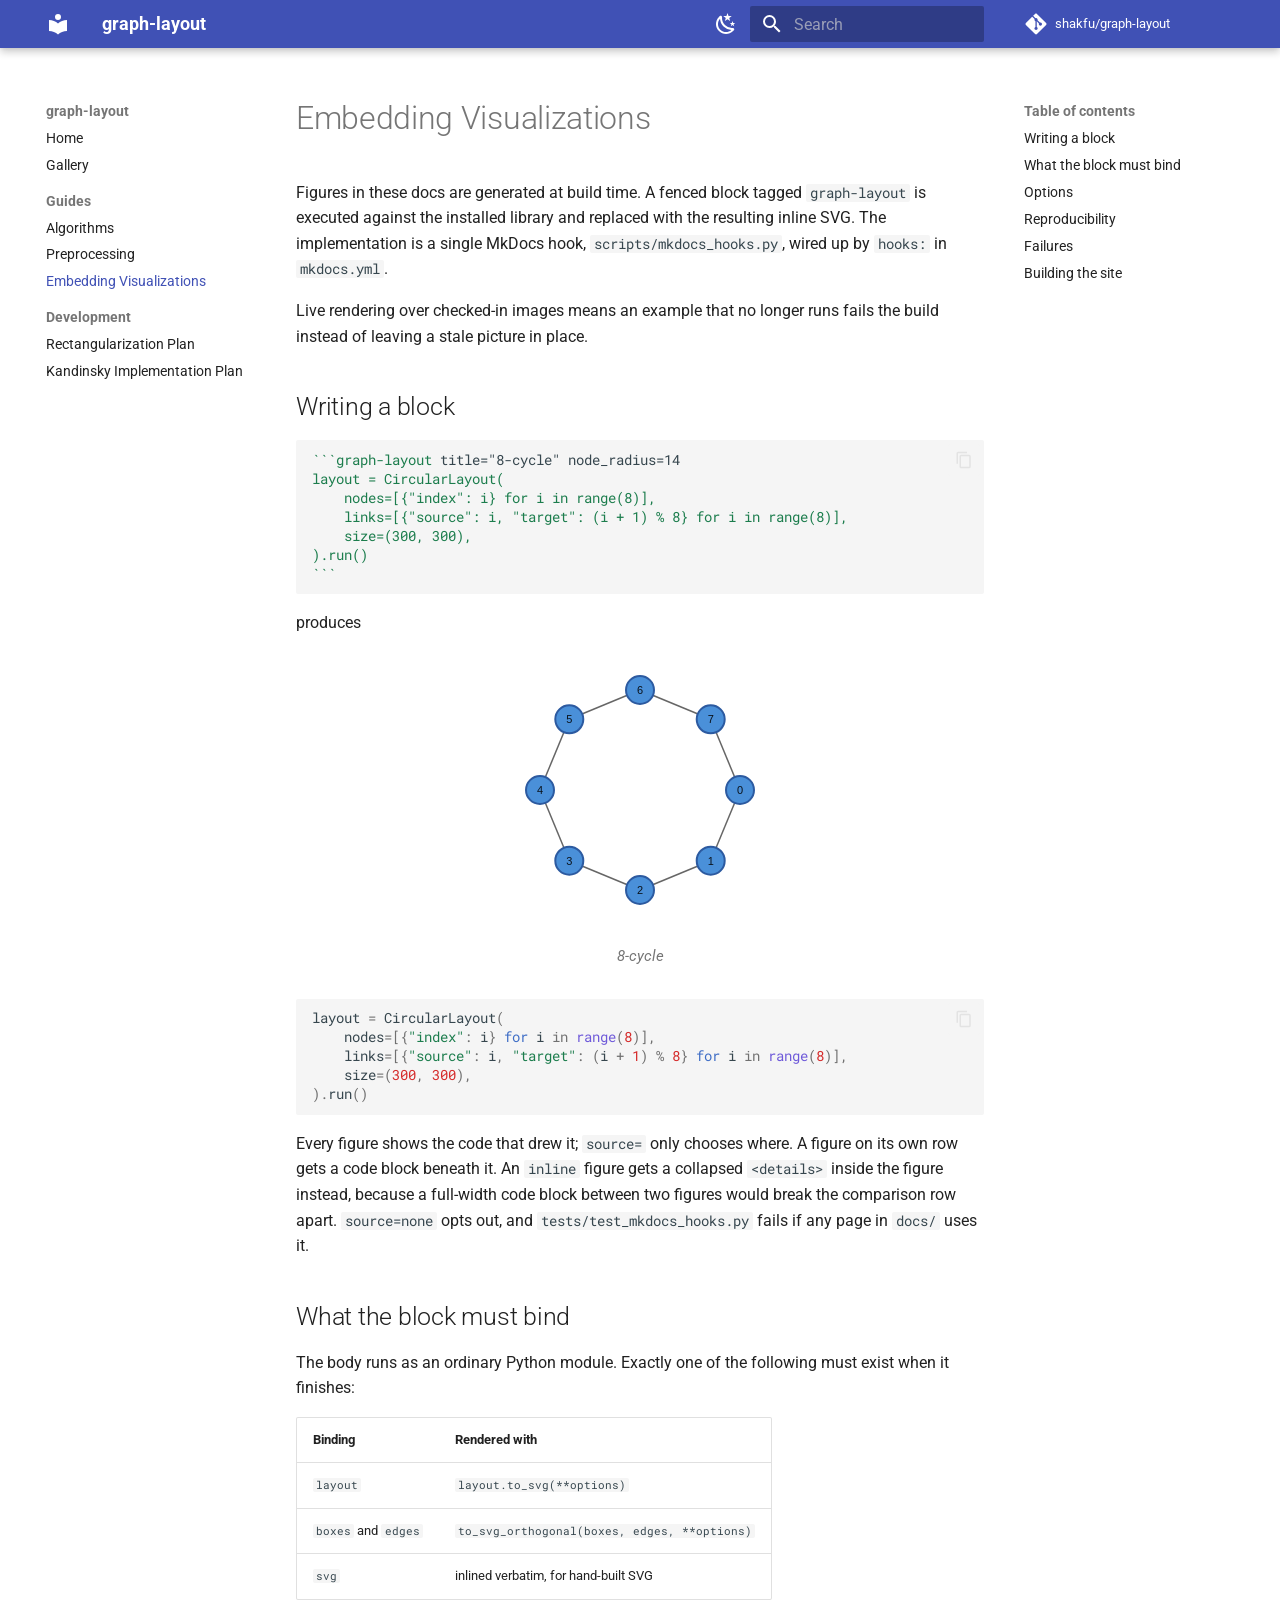
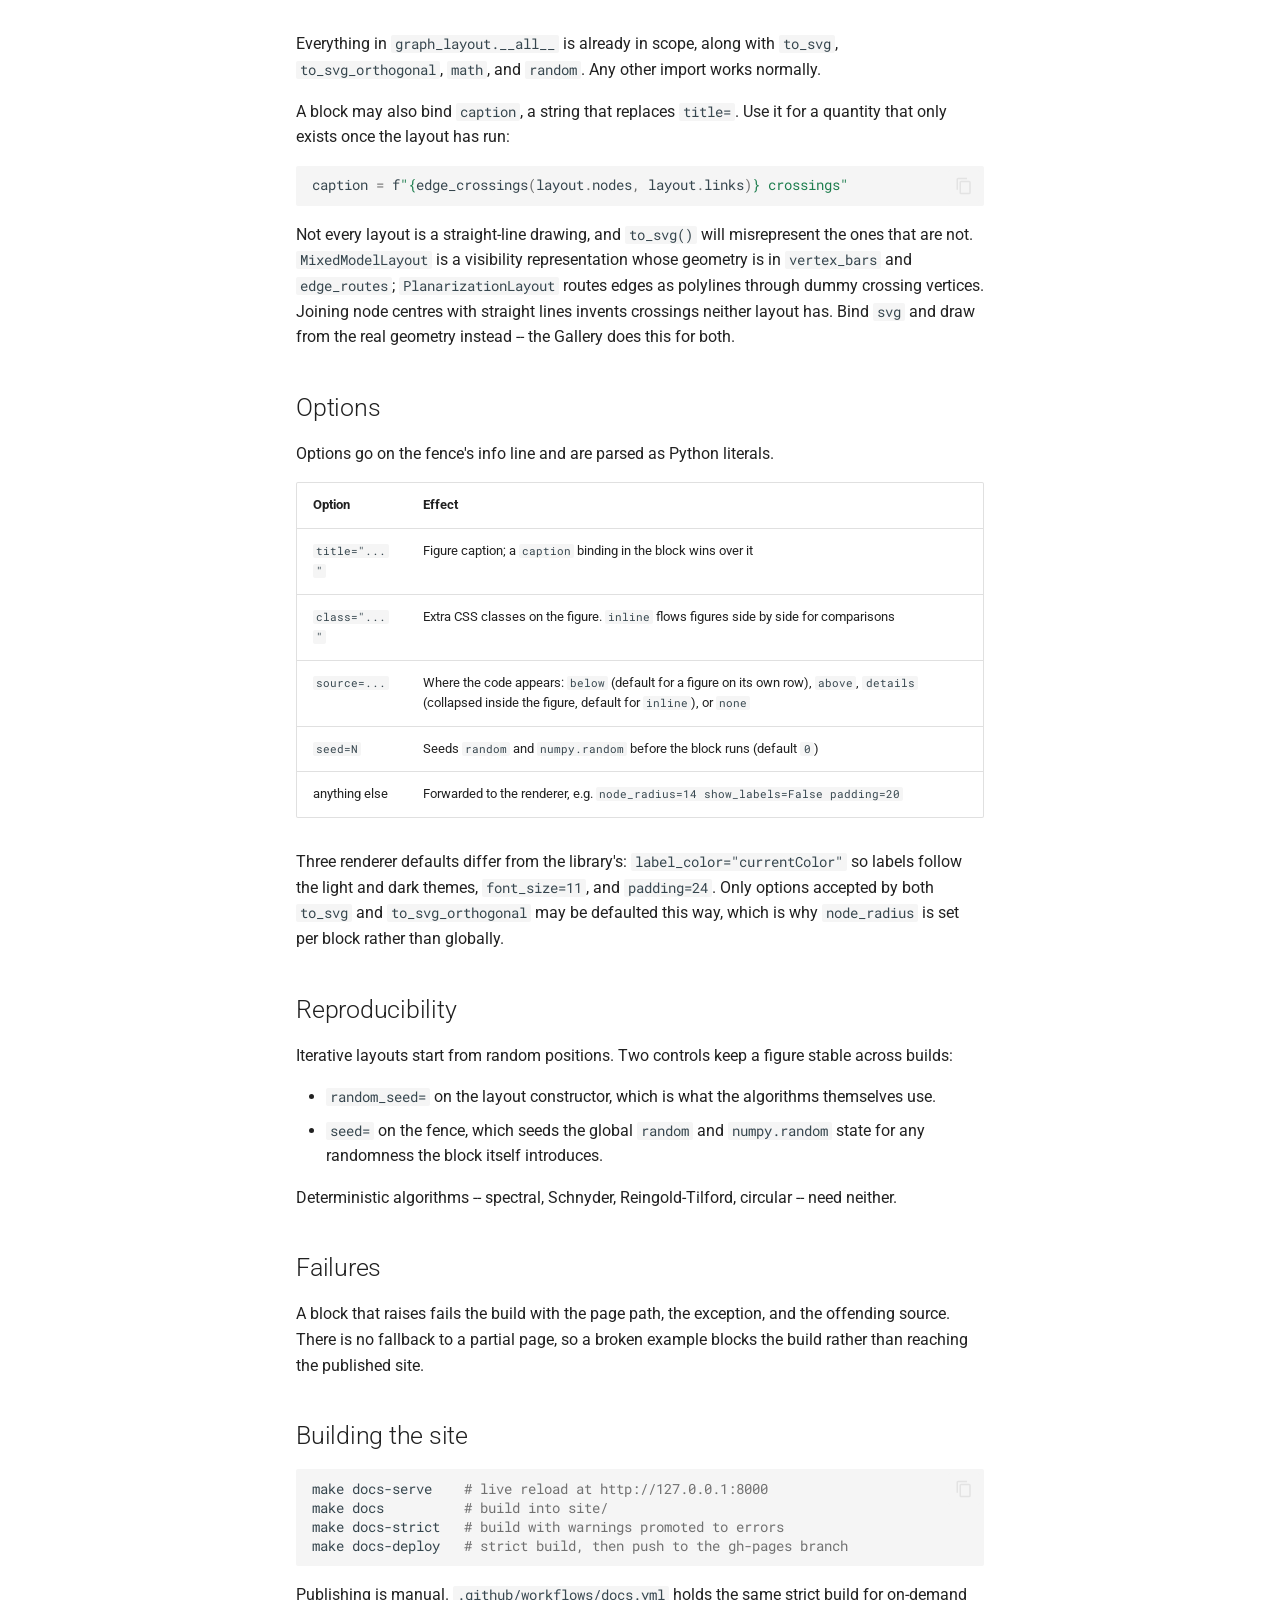
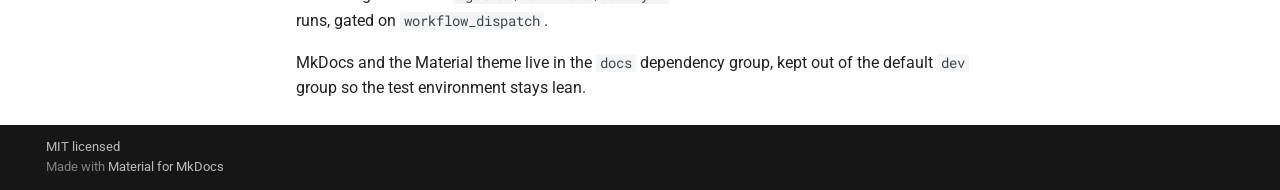
<file: embedding-visualizations/index.html>
<!doctype html>
<html lang="en" class="no-js">
  <head>
    
      <meta charset="utf-8">
      <meta name="viewport" content="width=device-width,initial-scale=1">
      
        <meta name="description" content="A collection of graph layout algorithms in Python">
      
      
      
        <link rel="canonical" href="https://shakfu.github.io/graph-layout/embedding-visualizations/">
      
      
        <link rel="prev" href="../preprocessing-guide/">
      
      
        <link rel="next" href="../rectangularization-plan/">
      
      
        
      
      
      <link rel="icon" href="../assets/images/favicon.png">
      <meta name="generator" content="mkdocs-1.6.1, mkdocs-material-9.7.7">
    
    
      
        <title>Embedding Visualizations - graph-layout</title>
      
    
    
      <link rel="stylesheet" href="../assets/stylesheets/main.ec1eaa64.min.css">
      
        
        <link rel="stylesheet" href="../assets/stylesheets/palette.ab4e12ef.min.css">
      
      


    
    
      
    
    
      
        
        
        <link rel="preconnect" href="https://fonts.gstatic.com" crossorigin>
        <link rel="stylesheet" href="https://fonts.googleapis.com/css?family=Roboto:300,300i,400,400i,700,700i%7CRoboto+Mono:400,400i,700,700i&display=fallback">
        <style>:root{--md-text-font:"Roboto";--md-code-font:"Roboto Mono"}</style>
      
    
    
      <link rel="stylesheet" href="../stylesheets/extra.css">
    
    <script>__md_scope=new URL("..",location),__md_hash=e=>[...e].reduce(((e,_)=>(e<<5)-e+_.charCodeAt(0)),0),__md_get=(e,_=localStorage,t=__md_scope)=>JSON.parse(_.getItem(t.pathname+"."+e)),__md_set=(e,_,t=localStorage,a=__md_scope)=>{try{t.setItem(a.pathname+"."+e,JSON.stringify(_))}catch(e){}}</script>
    
      

    
    
  </head>
  
  
    
    
      
    
    
    
    
    <body dir="ltr" data-md-color-scheme="default" data-md-color-primary="indigo" data-md-color-accent="indigo">
  
    
    <input class="md-toggle" data-md-toggle="drawer" type="checkbox" id="__drawer" autocomplete="off">
    <input class="md-toggle" data-md-toggle="search" type="checkbox" id="__search" autocomplete="off">
    <label class="md-overlay" for="__drawer"></label>
    <div data-md-component="skip">
      
        
        <a href="#embedding-visualizations" class="md-skip">
          Skip to content
        </a>
      
    </div>
    <div data-md-component="announce">
      
    </div>
    
    
      

  

<header class="md-header md-header--shadow" data-md-component="header">
  <nav class="md-header__inner md-grid" aria-label="Header">
    <a href=".." title="graph-layout" class="md-header__button md-logo" aria-label="graph-layout" data-md-component="logo">
      
  
  <svg xmlns="http://www.w3.org/2000/svg" viewBox="0 0 24 24"><path d="M12 8a3 3 0 0 0 3-3 3 3 0 0 0-3-3 3 3 0 0 0-3 3 3 3 0 0 0 3 3m0 3.54C9.64 9.35 6.5 8 3 8v11c3.5 0 6.64 1.35 9 3.54 2.36-2.19 5.5-3.54 9-3.54V8c-3.5 0-6.64 1.35-9 3.54"/></svg>

    </a>
    <label class="md-header__button md-icon" for="__drawer">
      
      <svg xmlns="http://www.w3.org/2000/svg" viewBox="0 0 24 24"><path d="M3 6h18v2H3zm0 5h18v2H3zm0 5h18v2H3z"/></svg>
    </label>
    <div class="md-header__title" data-md-component="header-title">
      <div class="md-header__ellipsis">
        <div class="md-header__topic">
          <span class="md-ellipsis">
            graph-layout
          </span>
        </div>
        <div class="md-header__topic" data-md-component="header-topic">
          <span class="md-ellipsis">
            
              Embedding Visualizations
            
          </span>
        </div>
      </div>
    </div>
    
      
        <form class="md-header__option" data-md-component="palette">
  
    
    
    
    <input class="md-option" data-md-color-media="(prefers-color-scheme: light)" data-md-color-scheme="default" data-md-color-primary="indigo" data-md-color-accent="indigo"  aria-label="Switch to dark mode"  type="radio" name="__palette" id="__palette_0">
    
      <label class="md-header__button md-icon" title="Switch to dark mode" for="__palette_1" hidden>
        <svg xmlns="http://www.w3.org/2000/svg" viewBox="0 0 24 24"><path d="m17.75 4.09-2.53 1.94.91 3.06-2.63-1.81-2.63 1.81.91-3.06-2.53-1.94L12.44 4l1.06-3 1.06 3zm3.5 6.91-1.64 1.25.59 1.98-1.7-1.17-1.7 1.17.59-1.98L15.75 11l2.06-.05L18.5 9l.69 1.95zm-2.28 4.95c.83-.08 1.72 1.1 1.19 1.85-.32.45-.66.87-1.08 1.27C15.17 23 8.84 23 4.94 19.07c-3.91-3.9-3.91-10.24 0-14.14.4-.4.82-.76 1.27-1.08.75-.53 1.93.36 1.85 1.19-.27 2.86.69 5.83 2.89 8.02a9.96 9.96 0 0 0 8.02 2.89m-1.64 2.02a12.08 12.08 0 0 1-7.8-3.47c-2.17-2.19-3.33-5-3.49-7.82-2.81 3.14-2.7 7.96.31 10.98 3.02 3.01 7.84 3.12 10.98.31"/></svg>
      </label>
    
  
    
    
    
    <input class="md-option" data-md-color-media="(prefers-color-scheme: dark)" data-md-color-scheme="slate" data-md-color-primary="indigo" data-md-color-accent="indigo"  aria-label="Switch to light mode"  type="radio" name="__palette" id="__palette_1">
    
      <label class="md-header__button md-icon" title="Switch to light mode" for="__palette_0" hidden>
        <svg xmlns="http://www.w3.org/2000/svg" viewBox="0 0 24 24"><path d="M12 7a5 5 0 0 1 5 5 5 5 0 0 1-5 5 5 5 0 0 1-5-5 5 5 0 0 1 5-5m0 2a3 3 0 0 0-3 3 3 3 0 0 0 3 3 3 3 0 0 0 3-3 3 3 0 0 0-3-3m0-7 2.39 3.42C13.65 5.15 12.84 5 12 5s-1.65.15-2.39.42zM3.34 7l4.16-.35A7.2 7.2 0 0 0 5.94 8.5c-.44.74-.69 1.5-.83 2.29zm.02 10 1.76-3.77a7.131 7.131 0 0 0 2.38 4.14zM20.65 7l-1.77 3.79a7.02 7.02 0 0 0-2.38-4.15zm-.01 10-4.14.36c.59-.51 1.12-1.14 1.54-1.86.42-.73.69-1.5.83-2.29zM12 22l-2.41-3.44c.74.27 1.55.44 2.41.44.82 0 1.63-.17 2.37-.44z"/></svg>
      </label>
    
  
</form>
      
    
    
      <script>var palette=__md_get("__palette");if(palette&&palette.color){if("(prefers-color-scheme)"===palette.color.media){var media=matchMedia("(prefers-color-scheme: light)"),input=document.querySelector(media.matches?"[data-md-color-media='(prefers-color-scheme: light)']":"[data-md-color-media='(prefers-color-scheme: dark)']");palette.color.media=input.getAttribute("data-md-color-media"),palette.color.scheme=input.getAttribute("data-md-color-scheme"),palette.color.primary=input.getAttribute("data-md-color-primary"),palette.color.accent=input.getAttribute("data-md-color-accent")}for(var[key,value]of Object.entries(palette.color))document.body.setAttribute("data-md-color-"+key,value)}</script>
    
    
    
      
      
        <label class="md-header__button md-icon" for="__search">
          
          <svg xmlns="http://www.w3.org/2000/svg" viewBox="0 0 24 24"><path d="M9.5 3A6.5 6.5 0 0 1 16 9.5c0 1.61-.59 3.09-1.56 4.23l.27.27h.79l5 5-1.5 1.5-5-5v-.79l-.27-.27A6.52 6.52 0 0 1 9.5 16 6.5 6.5 0 0 1 3 9.5 6.5 6.5 0 0 1 9.5 3m0 2C7 5 5 7 5 9.5S7 14 9.5 14 14 12 14 9.5 12 5 9.5 5"/></svg>
        </label>
        <div class="md-search" data-md-component="search" role="dialog">
  <label class="md-search__overlay" for="__search"></label>
  <div class="md-search__inner" role="search">
    <form class="md-search__form" name="search">
      <input type="text" class="md-search__input" name="query" aria-label="Search" placeholder="Search" autocapitalize="off" autocorrect="off" autocomplete="off" spellcheck="false" data-md-component="search-query" required>
      <label class="md-search__icon md-icon" for="__search">
        
        <svg xmlns="http://www.w3.org/2000/svg" viewBox="0 0 24 24"><path d="M9.5 3A6.5 6.5 0 0 1 16 9.5c0 1.61-.59 3.09-1.56 4.23l.27.27h.79l5 5-1.5 1.5-5-5v-.79l-.27-.27A6.52 6.52 0 0 1 9.5 16 6.5 6.5 0 0 1 3 9.5 6.5 6.5 0 0 1 9.5 3m0 2C7 5 5 7 5 9.5S7 14 9.5 14 14 12 14 9.5 12 5 9.5 5"/></svg>
        
        <svg xmlns="http://www.w3.org/2000/svg" viewBox="0 0 24 24"><path d="M20 11v2H8l5.5 5.5-1.42 1.42L4.16 12l7.92-7.92L13.5 5.5 8 11z"/></svg>
      </label>
      <nav class="md-search__options" aria-label="Search">
        
        <button type="reset" class="md-search__icon md-icon" title="Clear" aria-label="Clear" tabindex="-1">
          
          <svg xmlns="http://www.w3.org/2000/svg" viewBox="0 0 24 24"><path d="M19 6.41 17.59 5 12 10.59 6.41 5 5 6.41 10.59 12 5 17.59 6.41 19 12 13.41 17.59 19 19 17.59 13.41 12z"/></svg>
        </button>
      </nav>
      
    </form>
    <div class="md-search__output">
      <div class="md-search__scrollwrap" tabindex="0" data-md-scrollfix>
        <div class="md-search-result" data-md-component="search-result">
          <div class="md-search-result__meta">
            Initializing search
          </div>
          <ol class="md-search-result__list" role="presentation"></ol>
        </div>
      </div>
    </div>
  </div>
</div>
      
    
    
      <div class="md-header__source">
        <a href="https://github.com/shakfu/graph-layout" title="Go to repository" class="md-source" data-md-component="source">
  <div class="md-source__icon md-icon">
    
    <svg xmlns="http://www.w3.org/2000/svg" viewBox="0 0 448 512"><!--! Font Awesome Free 7.1.0 by @fontawesome - https://fontawesome.com License - https://fontawesome.com/license/free (Icons: CC BY 4.0, Fonts: SIL OFL 1.1, Code: MIT License) Copyright 2025 Fonticons, Inc.--><path d="M439.6 236.1 244 40.5c-5.4-5.5-12.8-8.5-20.4-8.5s-15 3-20.4 8.4L162.5 81l51.5 51.5c27.1-9.1 52.7 16.8 43.4 43.7l49.7 49.7c34.2-11.8 61.2 31 35.5 56.7-26.5 26.5-70.2-2.9-56-37.3L240.3 199v121.9c25.3 12.5 22.3 41.8 9.1 55-6.4 6.4-15.2 10.1-24.3 10.1s-17.8-3.6-24.3-10.1c-17.6-17.6-11.1-46.9 11.2-56v-123c-20.8-8.5-24.6-30.7-18.6-45L142.6 101 8.5 235.1C3 240.6 0 247.9 0 255.5s3 15 8.5 20.4l195.6 195.7c5.4 5.4 12.7 8.4 20.4 8.4s15-3 20.4-8.4l194.7-194.7c5.4-5.4 8.4-12.8 8.4-20.4s-3-15-8.4-20.4"/></svg>
  </div>
  <div class="md-source__repository">
    shakfu/graph-layout
  </div>
</a>
      </div>
    
  </nav>
  
</header>
    
    <div class="md-container" data-md-component="container">
      
      
        
          
        
      
      <main class="md-main" data-md-component="main">
        <div class="md-main__inner md-grid">
          
            
              
              <div class="md-sidebar md-sidebar--primary" data-md-component="sidebar" data-md-type="navigation" >
                <div class="md-sidebar__scrollwrap">
                  <div class="md-sidebar__inner">
                    



<nav class="md-nav md-nav--primary" aria-label="Navigation" data-md-level="0">
  <label class="md-nav__title" for="__drawer">
    <a href=".." title="graph-layout" class="md-nav__button md-logo" aria-label="graph-layout" data-md-component="logo">
      
  
  <svg xmlns="http://www.w3.org/2000/svg" viewBox="0 0 24 24"><path d="M12 8a3 3 0 0 0 3-3 3 3 0 0 0-3-3 3 3 0 0 0-3 3 3 3 0 0 0 3 3m0 3.54C9.64 9.35 6.5 8 3 8v11c3.5 0 6.64 1.35 9 3.54 2.36-2.19 5.5-3.54 9-3.54V8c-3.5 0-6.64 1.35-9 3.54"/></svg>

    </a>
    graph-layout
  </label>
  
    <div class="md-nav__source">
      <a href="https://github.com/shakfu/graph-layout" title="Go to repository" class="md-source" data-md-component="source">
  <div class="md-source__icon md-icon">
    
    <svg xmlns="http://www.w3.org/2000/svg" viewBox="0 0 448 512"><!--! Font Awesome Free 7.1.0 by @fontawesome - https://fontawesome.com License - https://fontawesome.com/license/free (Icons: CC BY 4.0, Fonts: SIL OFL 1.1, Code: MIT License) Copyright 2025 Fonticons, Inc.--><path d="M439.6 236.1 244 40.5c-5.4-5.5-12.8-8.5-20.4-8.5s-15 3-20.4 8.4L162.5 81l51.5 51.5c27.1-9.1 52.7 16.8 43.4 43.7l49.7 49.7c34.2-11.8 61.2 31 35.5 56.7-26.5 26.5-70.2-2.9-56-37.3L240.3 199v121.9c25.3 12.5 22.3 41.8 9.1 55-6.4 6.4-15.2 10.1-24.3 10.1s-17.8-3.6-24.3-10.1c-17.6-17.6-11.1-46.9 11.2-56v-123c-20.8-8.5-24.6-30.7-18.6-45L142.6 101 8.5 235.1C3 240.6 0 247.9 0 255.5s3 15 8.5 20.4l195.6 195.7c5.4 5.4 12.7 8.4 20.4 8.4s15-3 20.4-8.4l194.7-194.7c5.4-5.4 8.4-12.8 8.4-20.4s-3-15-8.4-20.4"/></svg>
  </div>
  <div class="md-source__repository">
    shakfu/graph-layout
  </div>
</a>
    </div>
  
  <ul class="md-nav__list" data-md-scrollfix>
    
      
      
  
  
  
  
    <li class="md-nav__item">
      <a href=".." class="md-nav__link">
        
  
  
  <span class="md-ellipsis">
    
  
    Home
  

    
  </span>
  
  

      </a>
    </li>
  

    
      
      
  
  
  
  
    <li class="md-nav__item">
      <a href="../gallery/" class="md-nav__link">
        
  
  
  <span class="md-ellipsis">
    
  
    Gallery
  

    
  </span>
  
  

      </a>
    </li>
  

    
      
      
  
  
    
  
  
  
    
    
    
    
      
        
        
      
    
    
    <li class="md-nav__item md-nav__item--active md-nav__item--section md-nav__item--nested">
      
        
        
        <input class="md-nav__toggle md-toggle " type="checkbox" id="__nav_3" checked>
        
          
          <label class="md-nav__link" for="__nav_3" id="__nav_3_label" tabindex="">
            
  
  
  <span class="md-ellipsis">
    
  
    Guides
  

    
  </span>
  
  

            <span class="md-nav__icon md-icon"></span>
          </label>
        
        <nav class="md-nav" data-md-level="1" aria-labelledby="__nav_3_label" aria-expanded="true">
          <label class="md-nav__title" for="__nav_3">
            <span class="md-nav__icon md-icon"></span>
            
  
    Guides
  

          </label>
          <ul class="md-nav__list" data-md-scrollfix>
            
              
                
  
  
  
  
    <li class="md-nav__item">
      <a href="../algorithms-guide/" class="md-nav__link">
        
  
  
  <span class="md-ellipsis">
    
  
    Algorithms
  

    
  </span>
  
  

      </a>
    </li>
  

              
            
              
                
  
  
  
  
    <li class="md-nav__item">
      <a href="../preprocessing-guide/" class="md-nav__link">
        
  
  
  <span class="md-ellipsis">
    
  
    Preprocessing
  

    
  </span>
  
  

      </a>
    </li>
  

              
            
              
                
  
  
    
  
  
  
    <li class="md-nav__item md-nav__item--active">
      
      <input class="md-nav__toggle md-toggle" type="checkbox" id="__toc">
      
      
        
      
      
        <label class="md-nav__link md-nav__link--active" for="__toc">
          
  
  
  <span class="md-ellipsis">
    
  
    Embedding Visualizations
  

    
  </span>
  
  

          <span class="md-nav__icon md-icon"></span>
        </label>
      
      <a href="./" class="md-nav__link md-nav__link--active">
        
  
  
  <span class="md-ellipsis">
    
  
    Embedding Visualizations
  

    
  </span>
  
  

      </a>
      
        

<nav class="md-nav md-nav--secondary" aria-label="Table of contents">
  
  
  
    
  
  
    <label class="md-nav__title" for="__toc">
      <span class="md-nav__icon md-icon"></span>
      Table of contents
    </label>
    <ul class="md-nav__list" data-md-component="toc" data-md-scrollfix>
      
        <li class="md-nav__item">
  <a href="#writing-a-block" class="md-nav__link">
    <span class="md-ellipsis">
      
        Writing a block
      
    </span>
  </a>
  
</li>
      
        <li class="md-nav__item">
  <a href="#what-the-block-must-bind" class="md-nav__link">
    <span class="md-ellipsis">
      
        What the block must bind
      
    </span>
  </a>
  
</li>
      
        <li class="md-nav__item">
  <a href="#options" class="md-nav__link">
    <span class="md-ellipsis">
      
        Options
      
    </span>
  </a>
  
</li>
      
        <li class="md-nav__item">
  <a href="#reproducibility" class="md-nav__link">
    <span class="md-ellipsis">
      
        Reproducibility
      
    </span>
  </a>
  
</li>
      
        <li class="md-nav__item">
  <a href="#failures" class="md-nav__link">
    <span class="md-ellipsis">
      
        Failures
      
    </span>
  </a>
  
</li>
      
        <li class="md-nav__item">
  <a href="#building-the-site" class="md-nav__link">
    <span class="md-ellipsis">
      
        Building the site
      
    </span>
  </a>
  
</li>
      
    </ul>
  
</nav>
      
    </li>
  

              
            
          </ul>
        </nav>
      
    </li>
  

    
      
      
  
  
  
  
    
    
    
    
      
        
        
      
    
    
    <li class="md-nav__item md-nav__item--section md-nav__item--nested">
      
        
        
        <input class="md-nav__toggle md-toggle " type="checkbox" id="__nav_4" >
        
          
          <label class="md-nav__link" for="__nav_4" id="__nav_4_label" tabindex="">
            
  
  
  <span class="md-ellipsis">
    
  
    Development
  

    
  </span>
  
  

            <span class="md-nav__icon md-icon"></span>
          </label>
        
        <nav class="md-nav" data-md-level="1" aria-labelledby="__nav_4_label" aria-expanded="false">
          <label class="md-nav__title" for="__nav_4">
            <span class="md-nav__icon md-icon"></span>
            
  
    Development
  

          </label>
          <ul class="md-nav__list" data-md-scrollfix>
            
              
                
  
  
  
  
    <li class="md-nav__item">
      <a href="../rectangularization-plan/" class="md-nav__link">
        
  
  
  <span class="md-ellipsis">
    
  
    Rectangularization Plan
  

    
  </span>
  
  

      </a>
    </li>
  

              
            
              
                
  
  
  
  
    <li class="md-nav__item">
      <a href="../kandinsky-implementation-plan/" class="md-nav__link">
        
  
  
  <span class="md-ellipsis">
    
  
    Kandinsky Implementation Plan
  

    
  </span>
  
  

      </a>
    </li>
  

              
            
          </ul>
        </nav>
      
    </li>
  

    
  </ul>
</nav>
                  </div>
                </div>
              </div>
            
            
              
              <div class="md-sidebar md-sidebar--secondary" data-md-component="sidebar" data-md-type="toc" >
                <div class="md-sidebar__scrollwrap">
                  <div class="md-sidebar__inner">
                    

<nav class="md-nav md-nav--secondary" aria-label="Table of contents">
  
  
  
    
  
  
    <label class="md-nav__title" for="__toc">
      <span class="md-nav__icon md-icon"></span>
      Table of contents
    </label>
    <ul class="md-nav__list" data-md-component="toc" data-md-scrollfix>
      
        <li class="md-nav__item">
  <a href="#writing-a-block" class="md-nav__link">
    <span class="md-ellipsis">
      
        Writing a block
      
    </span>
  </a>
  
</li>
      
        <li class="md-nav__item">
  <a href="#what-the-block-must-bind" class="md-nav__link">
    <span class="md-ellipsis">
      
        What the block must bind
      
    </span>
  </a>
  
</li>
      
        <li class="md-nav__item">
  <a href="#options" class="md-nav__link">
    <span class="md-ellipsis">
      
        Options
      
    </span>
  </a>
  
</li>
      
        <li class="md-nav__item">
  <a href="#reproducibility" class="md-nav__link">
    <span class="md-ellipsis">
      
        Reproducibility
      
    </span>
  </a>
  
</li>
      
        <li class="md-nav__item">
  <a href="#failures" class="md-nav__link">
    <span class="md-ellipsis">
      
        Failures
      
    </span>
  </a>
  
</li>
      
        <li class="md-nav__item">
  <a href="#building-the-site" class="md-nav__link">
    <span class="md-ellipsis">
      
        Building the site
      
    </span>
  </a>
  
</li>
      
    </ul>
  
</nav>
                  </div>
                </div>
              </div>
            
          
          
            <div class="md-content" data-md-component="content">
              
              <article class="md-content__inner md-typeset">
                
                  


  
  


<h1 id="embedding-visualizations">Embedding Visualizations<a class="headerlink" href="#embedding-visualizations" title="Permanent link">&para;</a></h1>
<p>Figures in these docs are generated at build time. A fenced block tagged
<code>graph-layout</code> is executed against the installed library and replaced with the
resulting inline SVG. The implementation is a single MkDocs hook,
<code>scripts/mkdocs_hooks.py</code>, wired up by <code>hooks:</code> in <code>mkdocs.yml</code>.</p>
<p>Live rendering over checked-in images means an example that no longer runs fails
the build instead of leaving a stale picture in place.</p>
<h2 id="writing-a-block">Writing a block<a class="headerlink" href="#writing-a-block" title="Permanent link">&para;</a></h2>
<div class="highlight"><pre><span></span><code><a id="__codelineno-0-1" name="__codelineno-0-1" href="#__codelineno-0-1"></a><span class="sb">```graph-layout</span><span class="w"> </span>title=&quot;8-cycle&quot; node_radius=14
<a id="__codelineno-0-2" name="__codelineno-0-2" href="#__codelineno-0-2"></a><span class="s">layout = CircularLayout(</span>
<a id="__codelineno-0-3" name="__codelineno-0-3" href="#__codelineno-0-3"></a><span class="s">    nodes=[{&quot;index&quot;: i} for i in range(8)],</span>
<a id="__codelineno-0-4" name="__codelineno-0-4" href="#__codelineno-0-4"></a><span class="s">    links=[{&quot;source&quot;: i, &quot;target&quot;: (i + 1) % 8} for i in range(8)],</span>
<a id="__codelineno-0-5" name="__codelineno-0-5" href="#__codelineno-0-5"></a><span class="s">    size=(300, 300),</span>
<a id="__codelineno-0-6" name="__codelineno-0-6" href="#__codelineno-0-6"></a><span class="s">).run()</span>
<a id="__codelineno-0-7" name="__codelineno-0-7" href="#__codelineno-0-7"></a><span class="sb">```</span>
</code></pre></div>
<p>produces</p>
<figure class="graph-layout-figure">
<svg class="graph-layout-svg" style="max-width:100%;height:auto" xmlns="http://www.w3.org/2000/svg" width="276.0" height="276.0" viewBox="0 0 276.0 276.0">
  <g class="edges">
    <line x1="238.0" y1="138.0" x2="208.7" y2="208.7" stroke="#666666" stroke-width="1.5"/>
    <line x1="208.7" y1="208.7" x2="138.0" y2="238.0" stroke="#666666" stroke-width="1.5"/>
    <line x1="138.0" y1="238.0" x2="67.3" y2="208.7" stroke="#666666" stroke-width="1.5"/>
    <line x1="67.3" y1="208.7" x2="38.0" y2="138.0" stroke="#666666" stroke-width="1.5"/>
    <line x1="38.0" y1="138.0" x2="67.3" y2="67.3" stroke="#666666" stroke-width="1.5"/>
    <line x1="67.3" y1="67.3" x2="138.0" y2="38.0" stroke="#666666" stroke-width="1.5"/>
    <line x1="138.0" y1="38.0" x2="208.7" y2="67.3" stroke="#666666" stroke-width="1.5"/>
    <line x1="208.7" y1="67.3" x2="238.0" y2="138.0" stroke="#666666" stroke-width="1.5"/>
  </g>
  <g class="nodes">
    <circle cx="238.0" cy="138.0" r="14.0" fill="#4a90d9" stroke="#2c5aa0" stroke-width="2.0"/>
    <circle cx="208.7" cy="208.7" r="14.0" fill="#4a90d9" stroke="#2c5aa0" stroke-width="2.0"/>
    <circle cx="138.0" cy="238.0" r="14.0" fill="#4a90d9" stroke="#2c5aa0" stroke-width="2.0"/>
    <circle cx="67.3" cy="208.7" r="14.0" fill="#4a90d9" stroke="#2c5aa0" stroke-width="2.0"/>
    <circle cx="38.0" cy="138.0" r="14.0" fill="#4a90d9" stroke="#2c5aa0" stroke-width="2.0"/>
    <circle cx="67.3" cy="67.3" r="14.0" fill="#4a90d9" stroke="#2c5aa0" stroke-width="2.0"/>
    <circle cx="138.0" cy="38.0" r="14.0" fill="#4a90d9" stroke="#2c5aa0" stroke-width="2.0"/>
    <circle cx="208.7" cy="67.3" r="14.0" fill="#4a90d9" stroke="#2c5aa0" stroke-width="2.0"/>
  </g>
  <g class="labels">
    <text x="238.0" y="138.0" fill="currentColor" font-size="11.0" font-family="sans-serif" text-anchor="middle" dominant-baseline="central">0</text>
    <text x="208.7" y="208.7" fill="currentColor" font-size="11.0" font-family="sans-serif" text-anchor="middle" dominant-baseline="central">1</text>
    <text x="138.0" y="238.0" fill="currentColor" font-size="11.0" font-family="sans-serif" text-anchor="middle" dominant-baseline="central">2</text>
    <text x="67.3" y="208.7" fill="currentColor" font-size="11.0" font-family="sans-serif" text-anchor="middle" dominant-baseline="central">3</text>
    <text x="38.0" y="138.0" fill="currentColor" font-size="11.0" font-family="sans-serif" text-anchor="middle" dominant-baseline="central">4</text>
    <text x="67.3" y="67.3" fill="currentColor" font-size="11.0" font-family="sans-serif" text-anchor="middle" dominant-baseline="central">5</text>
    <text x="138.0" y="38.0" fill="currentColor" font-size="11.0" font-family="sans-serif" text-anchor="middle" dominant-baseline="central">6</text>
    <text x="208.7" y="67.3" fill="currentColor" font-size="11.0" font-family="sans-serif" text-anchor="middle" dominant-baseline="central">7</text>
  </g>
</svg>
<figcaption>8-cycle</figcaption>
</figure>

<div class="highlight"><pre><span></span><code><a id="__codelineno-1-1" name="__codelineno-1-1" href="#__codelineno-1-1"></a><span class="n">layout</span> <span class="o">=</span> <span class="n">CircularLayout</span><span class="p">(</span>
<a id="__codelineno-1-2" name="__codelineno-1-2" href="#__codelineno-1-2"></a>    <span class="n">nodes</span><span class="o">=</span><span class="p">[{</span><span class="s2">&quot;index&quot;</span><span class="p">:</span> <span class="n">i</span><span class="p">}</span> <span class="k">for</span> <span class="n">i</span> <span class="ow">in</span> <span class="nb">range</span><span class="p">(</span><span class="mi">8</span><span class="p">)],</span>
<a id="__codelineno-1-3" name="__codelineno-1-3" href="#__codelineno-1-3"></a>    <span class="n">links</span><span class="o">=</span><span class="p">[{</span><span class="s2">&quot;source&quot;</span><span class="p">:</span> <span class="n">i</span><span class="p">,</span> <span class="s2">&quot;target&quot;</span><span class="p">:</span> <span class="p">(</span><span class="n">i</span> <span class="o">+</span> <span class="mi">1</span><span class="p">)</span> <span class="o">%</span> <span class="mi">8</span><span class="p">}</span> <span class="k">for</span> <span class="n">i</span> <span class="ow">in</span> <span class="nb">range</span><span class="p">(</span><span class="mi">8</span><span class="p">)],</span>
<a id="__codelineno-1-4" name="__codelineno-1-4" href="#__codelineno-1-4"></a>    <span class="n">size</span><span class="o">=</span><span class="p">(</span><span class="mi">300</span><span class="p">,</span> <span class="mi">300</span><span class="p">),</span>
<a id="__codelineno-1-5" name="__codelineno-1-5" href="#__codelineno-1-5"></a><span class="p">)</span><span class="o">.</span><span class="n">run</span><span class="p">()</span>
</code></pre></div>
<p>Every figure shows the code that drew it; <code>source=</code> only chooses where. A figure
on its own row gets a code block beneath it. An <code>inline</code> figure gets a collapsed
<code>&lt;details&gt;</code> inside the figure instead, because a full-width code block between
two figures would break the comparison row apart. <code>source=none</code> opts out, and
<code>tests/test_mkdocs_hooks.py</code> fails if any page in <code>docs/</code> uses it.</p>
<h2 id="what-the-block-must-bind">What the block must bind<a class="headerlink" href="#what-the-block-must-bind" title="Permanent link">&para;</a></h2>
<p>The body runs as an ordinary Python module. Exactly one of the following must
exist when it finishes:</p>
<table>
<thead>
<tr>
<th>Binding</th>
<th>Rendered with</th>
</tr>
</thead>
<tbody>
<tr>
<td><code>layout</code></td>
<td><code>layout.to_svg(**options)</code></td>
</tr>
<tr>
<td><code>boxes</code> and <code>edges</code></td>
<td><code>to_svg_orthogonal(boxes, edges, **options)</code></td>
</tr>
<tr>
<td><code>svg</code></td>
<td>inlined verbatim, for hand-built SVG</td>
</tr>
</tbody>
</table>
<p>Everything in <code>graph_layout.__all__</code> is already in scope, along with <code>to_svg</code>,
<code>to_svg_orthogonal</code>, <code>math</code>, and <code>random</code>. Any other import works normally.</p>
<p>A block may also bind <code>caption</code>, a string that replaces <code>title=</code>. Use it for a
quantity that only exists once the layout has run:</p>
<div class="highlight"><pre><span></span><code><a id="__codelineno-2-1" name="__codelineno-2-1" href="#__codelineno-2-1"></a><span class="n">caption</span> <span class="o">=</span> <span class="sa">f</span><span class="s2">&quot;</span><span class="si">{</span><span class="n">edge_crossings</span><span class="p">(</span><span class="n">layout</span><span class="o">.</span><span class="n">nodes</span><span class="p">,</span><span class="w"> </span><span class="n">layout</span><span class="o">.</span><span class="n">links</span><span class="p">)</span><span class="si">}</span><span class="s2"> crossings&quot;</span>
</code></pre></div>
<p>Not every layout is a straight-line drawing, and <code>to_svg()</code> will misrepresent
the ones that are not. <code>MixedModelLayout</code> is a visibility representation whose
geometry is in <code>vertex_bars</code> and <code>edge_routes</code>; <code>PlanarizationLayout</code> routes
edges as polylines through dummy crossing vertices. Joining node centres with
straight lines invents crossings neither layout has. Bind <code>svg</code> and draw from
the real geometry instead -- the Gallery does this for both.</p>
<h2 id="options">Options<a class="headerlink" href="#options" title="Permanent link">&para;</a></h2>
<p>Options go on the fence's info line and are parsed as Python literals.</p>
<table>
<thead>
<tr>
<th>Option</th>
<th>Effect</th>
</tr>
</thead>
<tbody>
<tr>
<td><code>title="..."</code></td>
<td>Figure caption; a <code>caption</code> binding in the block wins over it</td>
</tr>
<tr>
<td><code>class="..."</code></td>
<td>Extra CSS classes on the figure. <code>inline</code> flows figures side by side for comparisons</td>
</tr>
<tr>
<td><code>source=...</code></td>
<td>Where the code appears: <code>below</code> (default for a figure on its own row), <code>above</code>, <code>details</code> (collapsed inside the figure, default for <code>inline</code>), or <code>none</code></td>
</tr>
<tr>
<td><code>seed=N</code></td>
<td>Seeds <code>random</code> and <code>numpy.random</code> before the block runs (default <code>0</code>)</td>
</tr>
<tr>
<td>anything else</td>
<td>Forwarded to the renderer, e.g. <code>node_radius=14 show_labels=False padding=20</code></td>
</tr>
</tbody>
</table>
<p>Three renderer defaults differ from the library's: <code>label_color="currentColor"</code>
so labels follow the light and dark themes, <code>font_size=11</code>, and <code>padding=24</code>.
Only options accepted by both <code>to_svg</code> and <code>to_svg_orthogonal</code> may be defaulted
this way, which is why <code>node_radius</code> is set per block rather than globally.</p>
<h2 id="reproducibility">Reproducibility<a class="headerlink" href="#reproducibility" title="Permanent link">&para;</a></h2>
<p>Iterative layouts start from random positions. Two controls keep a figure stable
across builds:</p>
<ul>
<li><code>random_seed=</code> on the layout constructor, which is what the algorithms
  themselves use.</li>
<li><code>seed=</code> on the fence, which seeds the global <code>random</code> and <code>numpy.random</code> state
  for any randomness the block itself introduces.</li>
</ul>
<p>Deterministic algorithms -- spectral, Schnyder, Reingold-Tilford, circular --
need neither.</p>
<h2 id="failures">Failures<a class="headerlink" href="#failures" title="Permanent link">&para;</a></h2>
<p>A block that raises fails the build with the page path, the exception, and the
offending source. There is no fallback to a partial page, so a broken example
blocks the build rather than reaching the published site.</p>
<h2 id="building-the-site">Building the site<a class="headerlink" href="#building-the-site" title="Permanent link">&para;</a></h2>
<div class="highlight"><pre><span></span><code><a id="__codelineno-3-1" name="__codelineno-3-1" href="#__codelineno-3-1"></a>make<span class="w"> </span>docs-serve<span class="w">    </span><span class="c1"># live reload at http://127.0.0.1:8000</span>
<a id="__codelineno-3-2" name="__codelineno-3-2" href="#__codelineno-3-2"></a>make<span class="w"> </span>docs<span class="w">          </span><span class="c1"># build into site/</span>
<a id="__codelineno-3-3" name="__codelineno-3-3" href="#__codelineno-3-3"></a>make<span class="w"> </span>docs-strict<span class="w">   </span><span class="c1"># build with warnings promoted to errors</span>
<a id="__codelineno-3-4" name="__codelineno-3-4" href="#__codelineno-3-4"></a>make<span class="w"> </span>docs-deploy<span class="w">   </span><span class="c1"># strict build, then push to the gh-pages branch</span>
</code></pre></div>
<p>Publishing is manual. <code>.github/workflows/docs.yml</code> holds the same strict build
for on-demand runs, gated on <code>workflow_dispatch</code>.</p>
<p>MkDocs and the Material theme live in the <code>docs</code> dependency group, kept out of
the default <code>dev</code> group so the test environment stays lean.</p>












                
              </article>
            </div>
          
          
<script>var target=document.getElementById(location.hash.slice(1));target&&target.name&&(target.checked=target.name.startsWith("__tabbed_"))</script>
        </div>
        
          <button type="button" class="md-top md-icon" data-md-component="top" hidden>
  
  <svg xmlns="http://www.w3.org/2000/svg" viewBox="0 0 24 24"><path d="M13 20h-2V8l-5.5 5.5-1.42-1.42L12 4.16l7.92 7.92-1.42 1.42L13 8z"/></svg>
  Back to top
</button>
        
      </main>
      
        <footer class="md-footer">
  
  <div class="md-footer-meta md-typeset">
    <div class="md-footer-meta__inner md-grid">
      <div class="md-copyright">
  
    <div class="md-copyright__highlight">
      MIT licensed
    </div>
  
  
    Made with
    <a href="https://squidfunk.github.io/mkdocs-material/" target="_blank" rel="noopener">
      Material for MkDocs
    </a>
  
</div>
      
    </div>
  </div>
</footer>
      
    </div>
    <div class="md-dialog" data-md-component="dialog">
      <div class="md-dialog__inner md-typeset"></div>
    </div>
    
    
    
      
      
      <script id="__config" type="application/json">{"annotate": null, "base": "..", "features": ["content.code.copy", "navigation.sections", "navigation.top", "toc.follow"], "search": "../assets/javascripts/workers/search.2c215733.min.js", "tags": null, "translations": {"clipboard.copied": "Copied to clipboard", "clipboard.copy": "Copy to clipboard", "search.result.more.one": "1 more on this page", "search.result.more.other": "# more on this page", "search.result.none": "No matching documents", "search.result.one": "1 matching document", "search.result.other": "# matching documents", "search.result.placeholder": "Type to start searching", "search.result.term.missing": "Missing", "select.version": "Select version"}, "version": null}</script>
    
    
      <script src="../assets/javascripts/bundle.d7400e89.min.js"></script>
      
    
  </body>
</html>
</file>
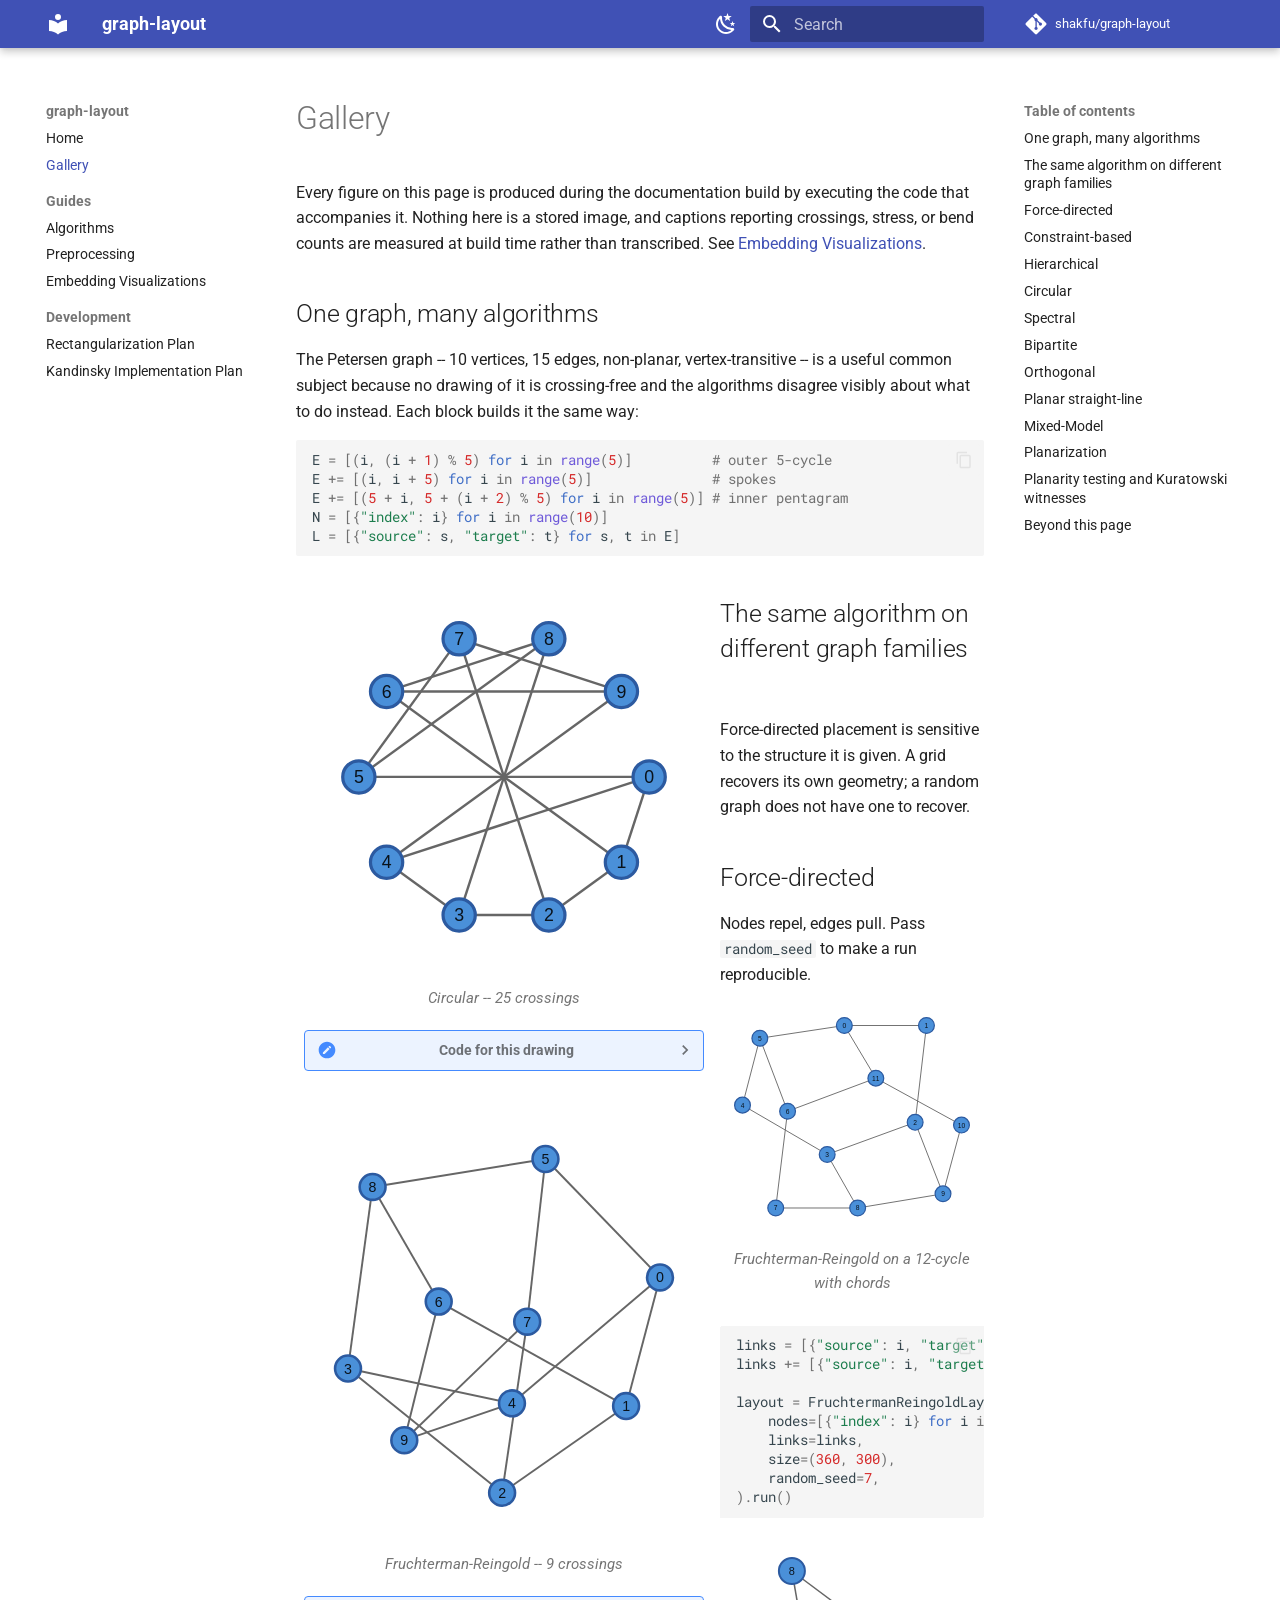
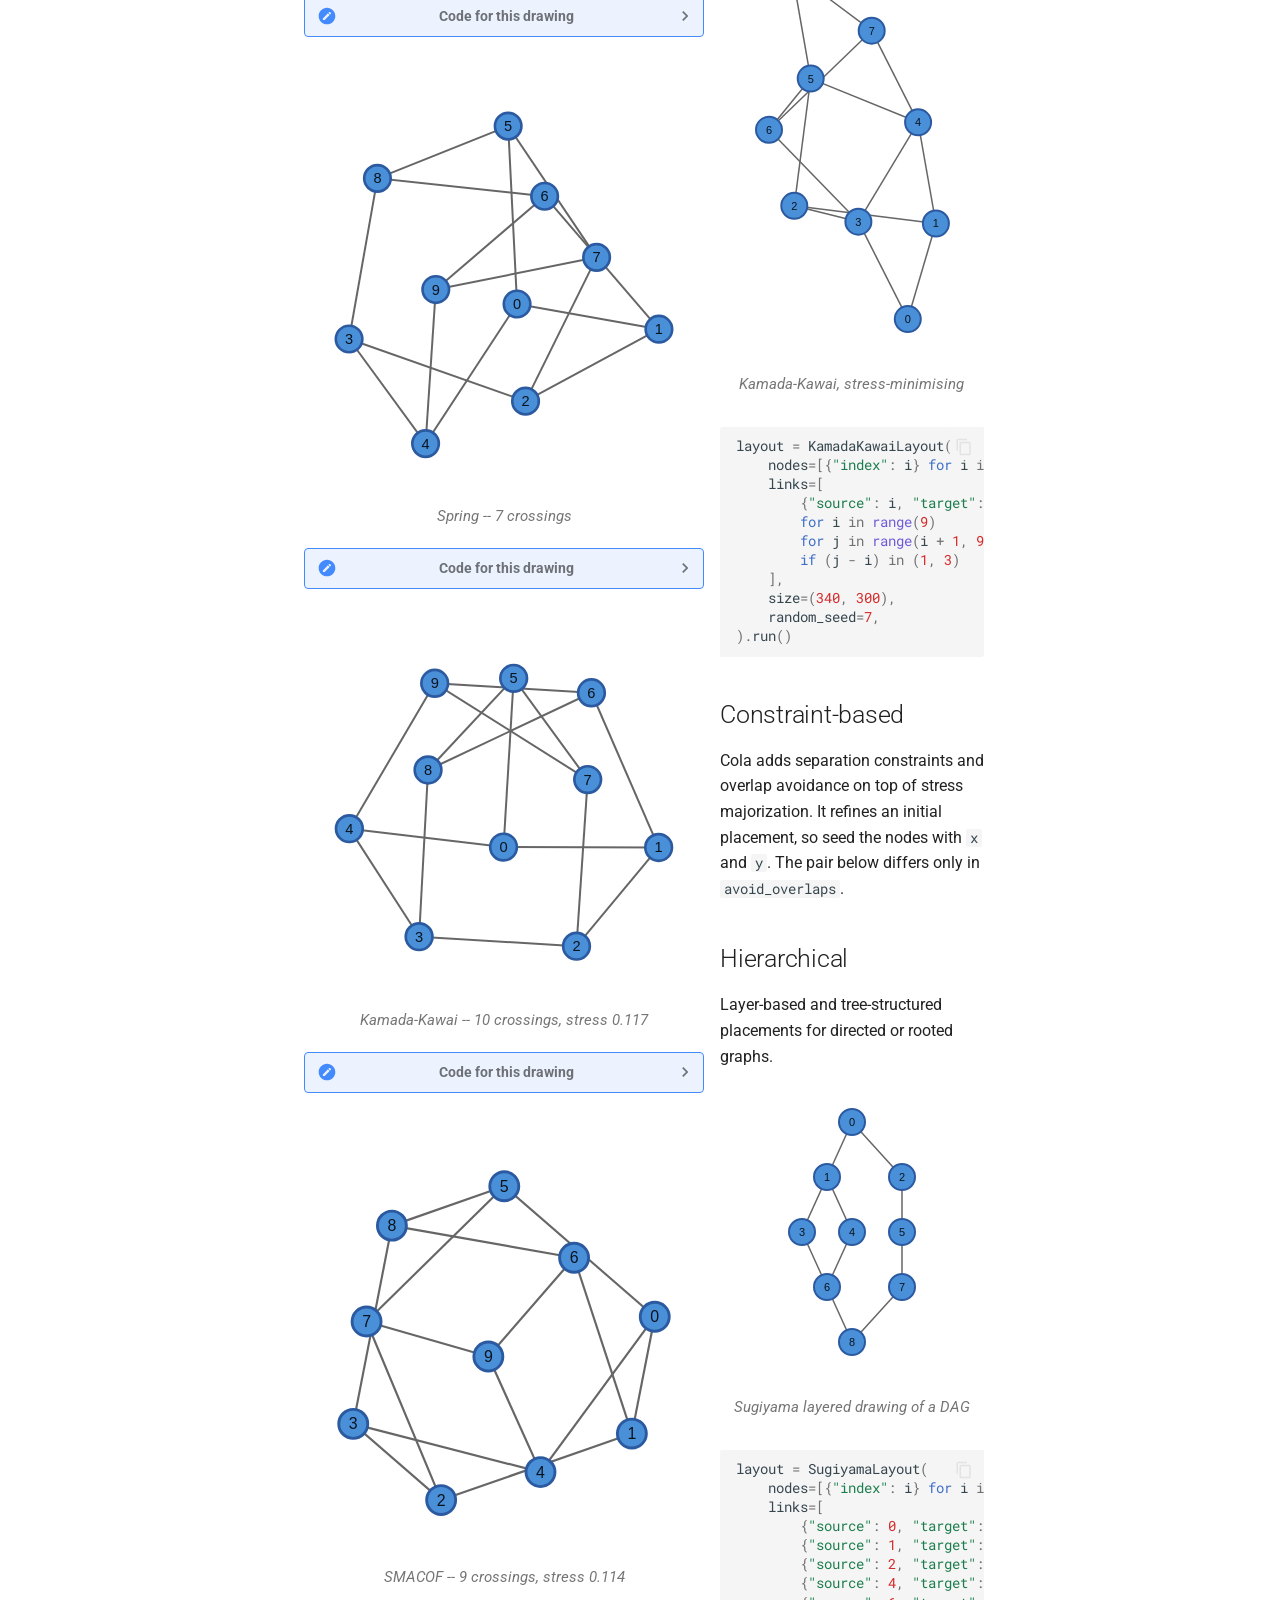
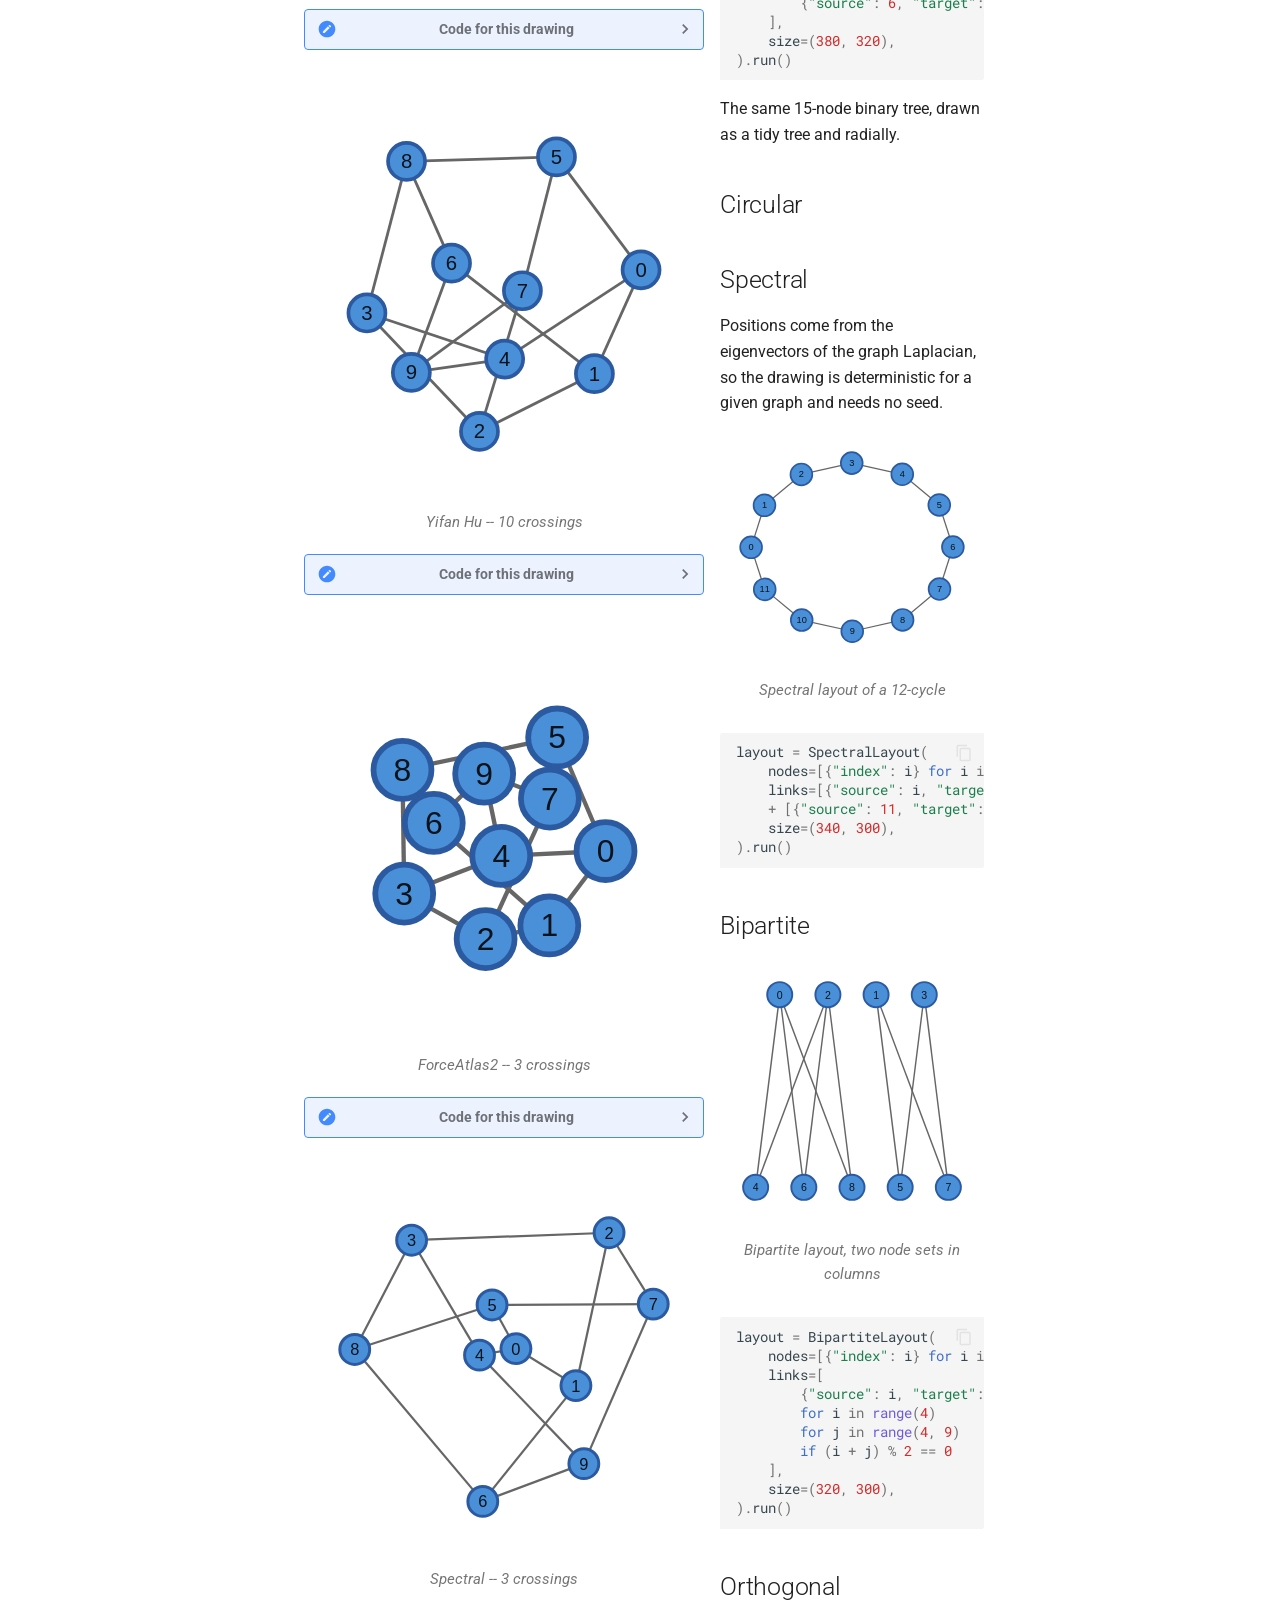
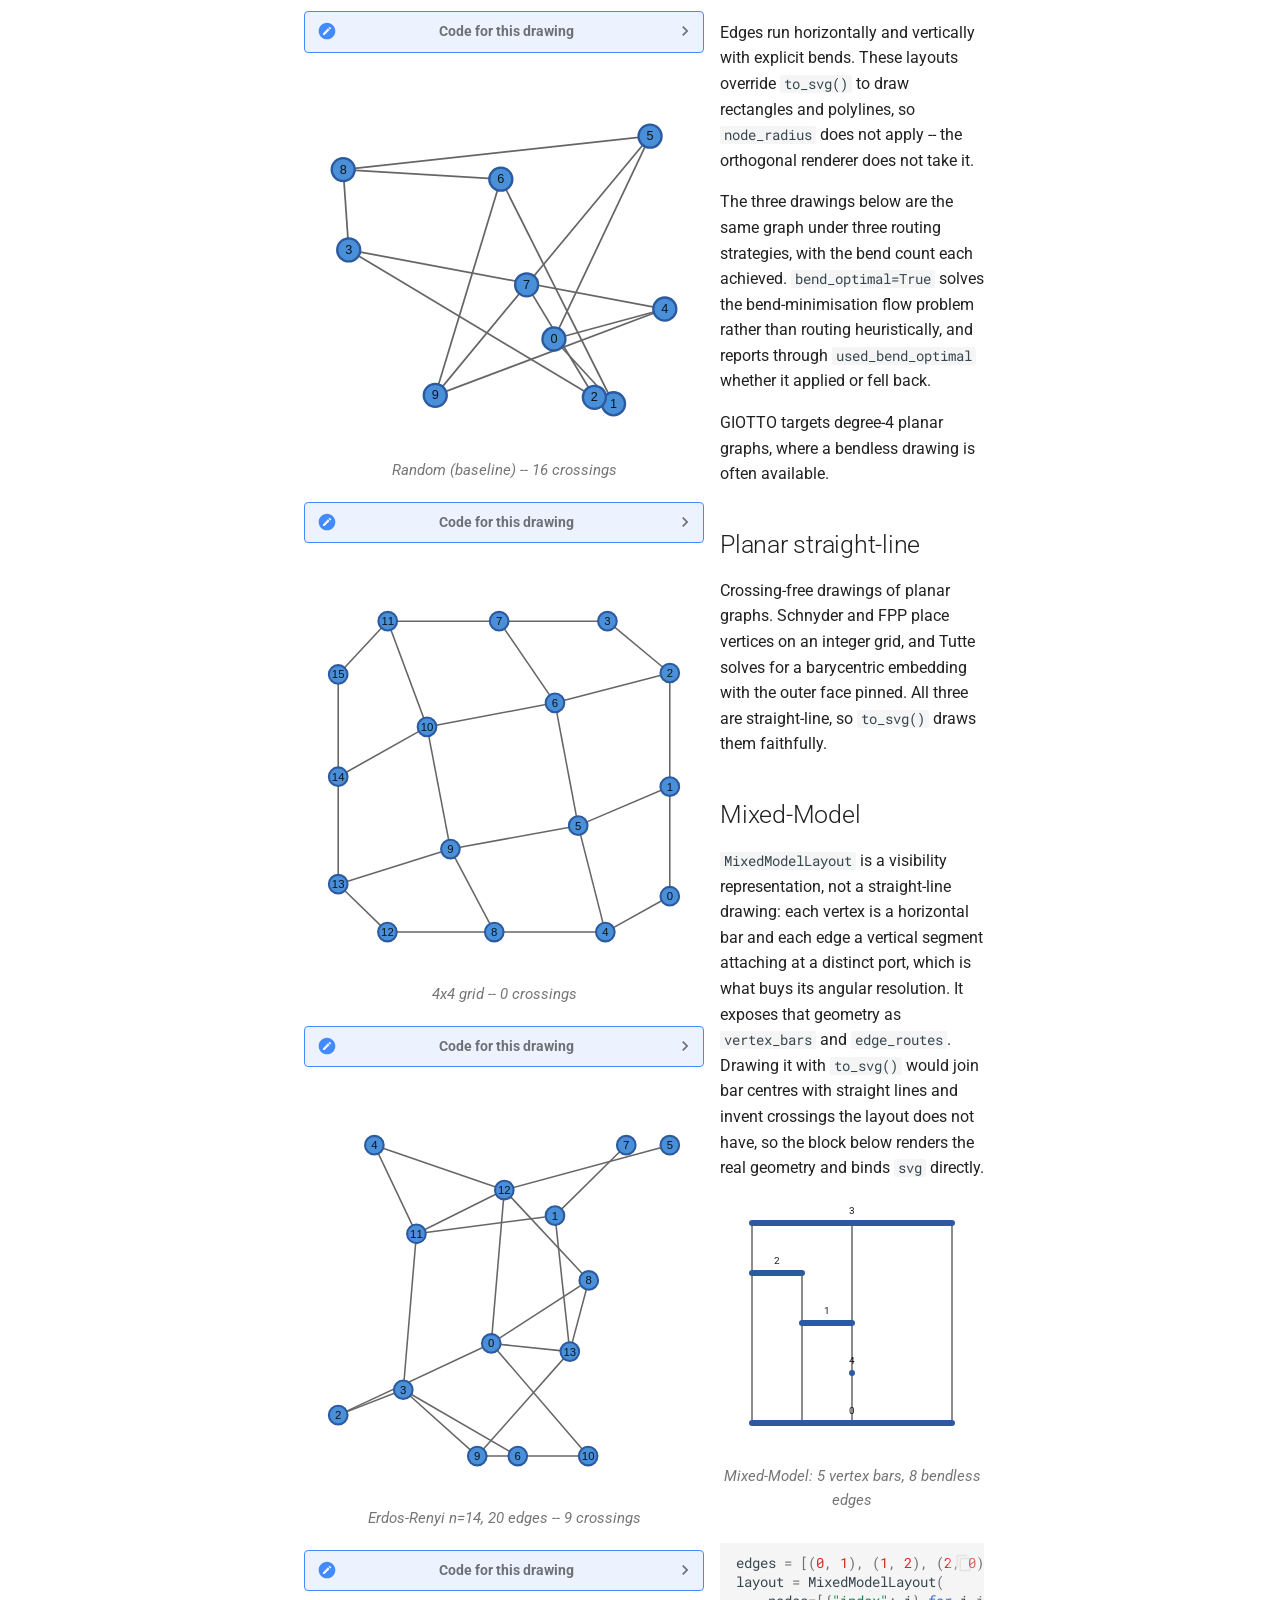
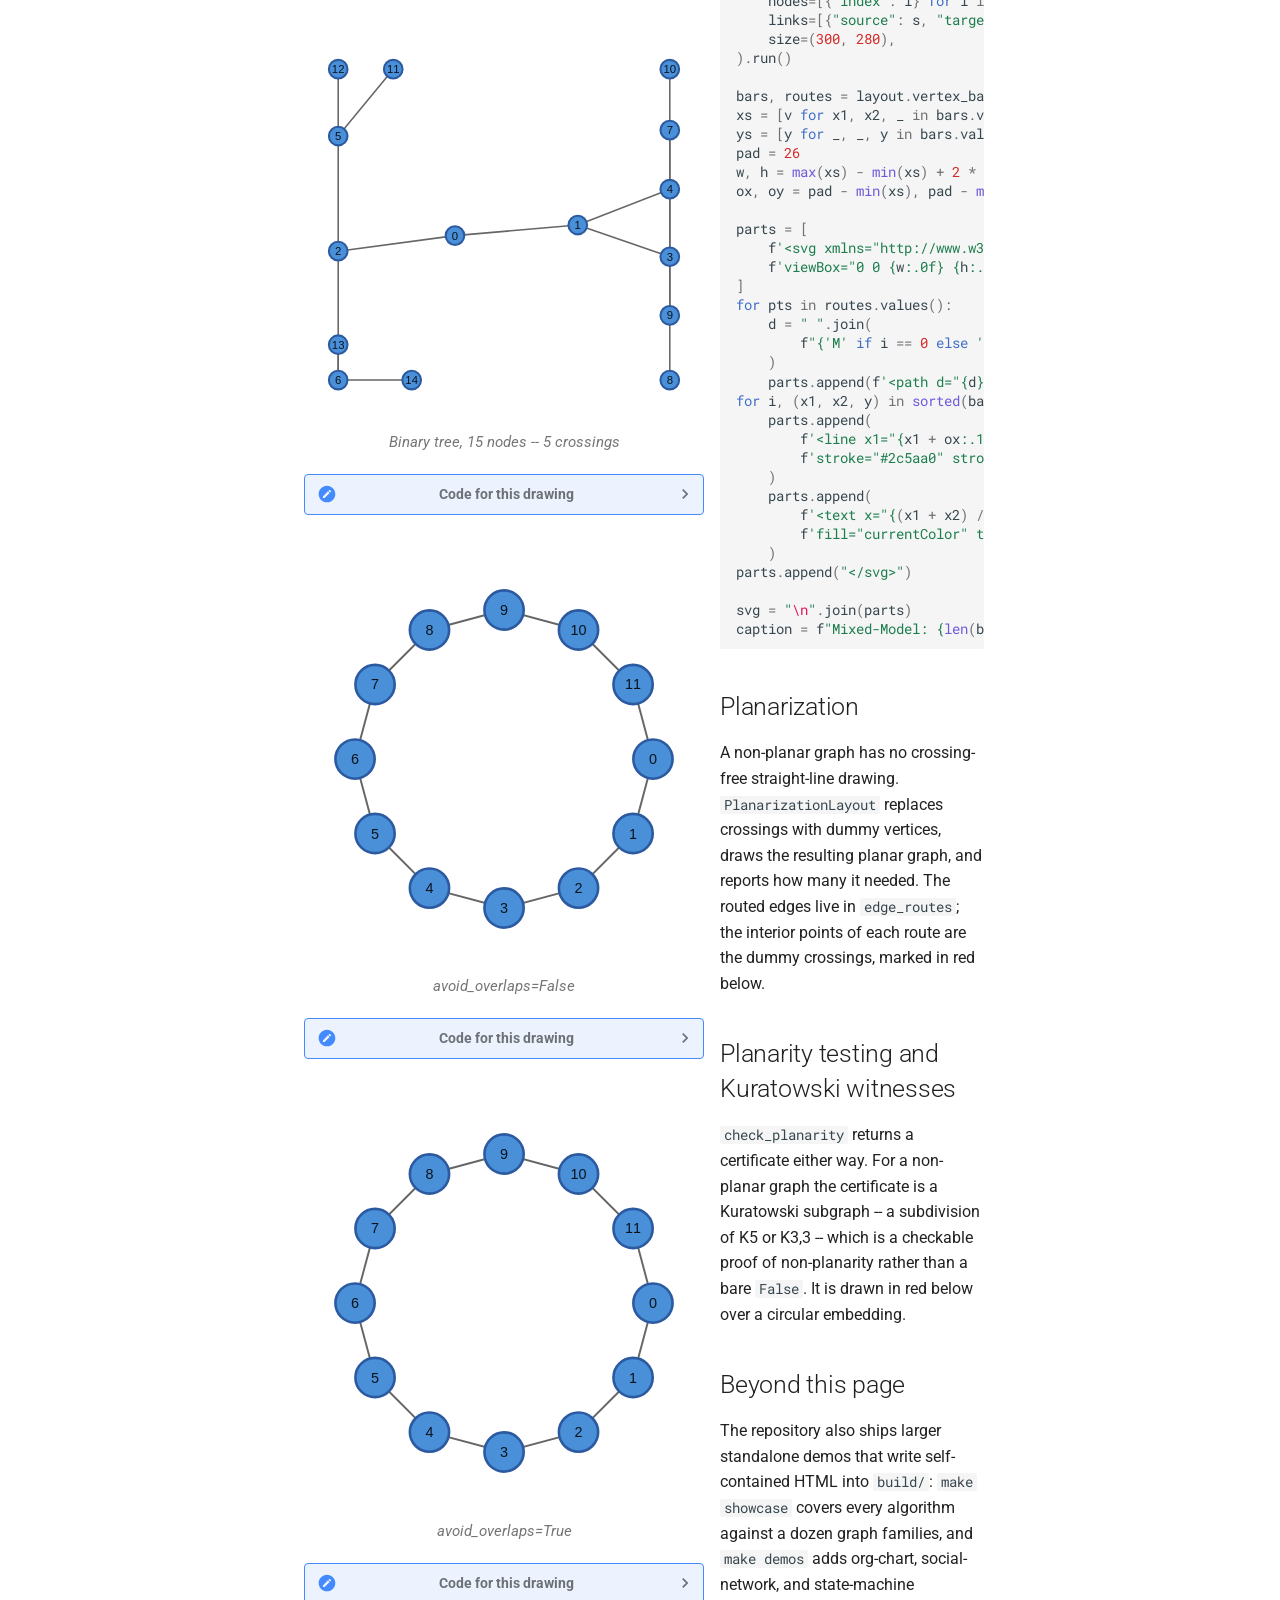
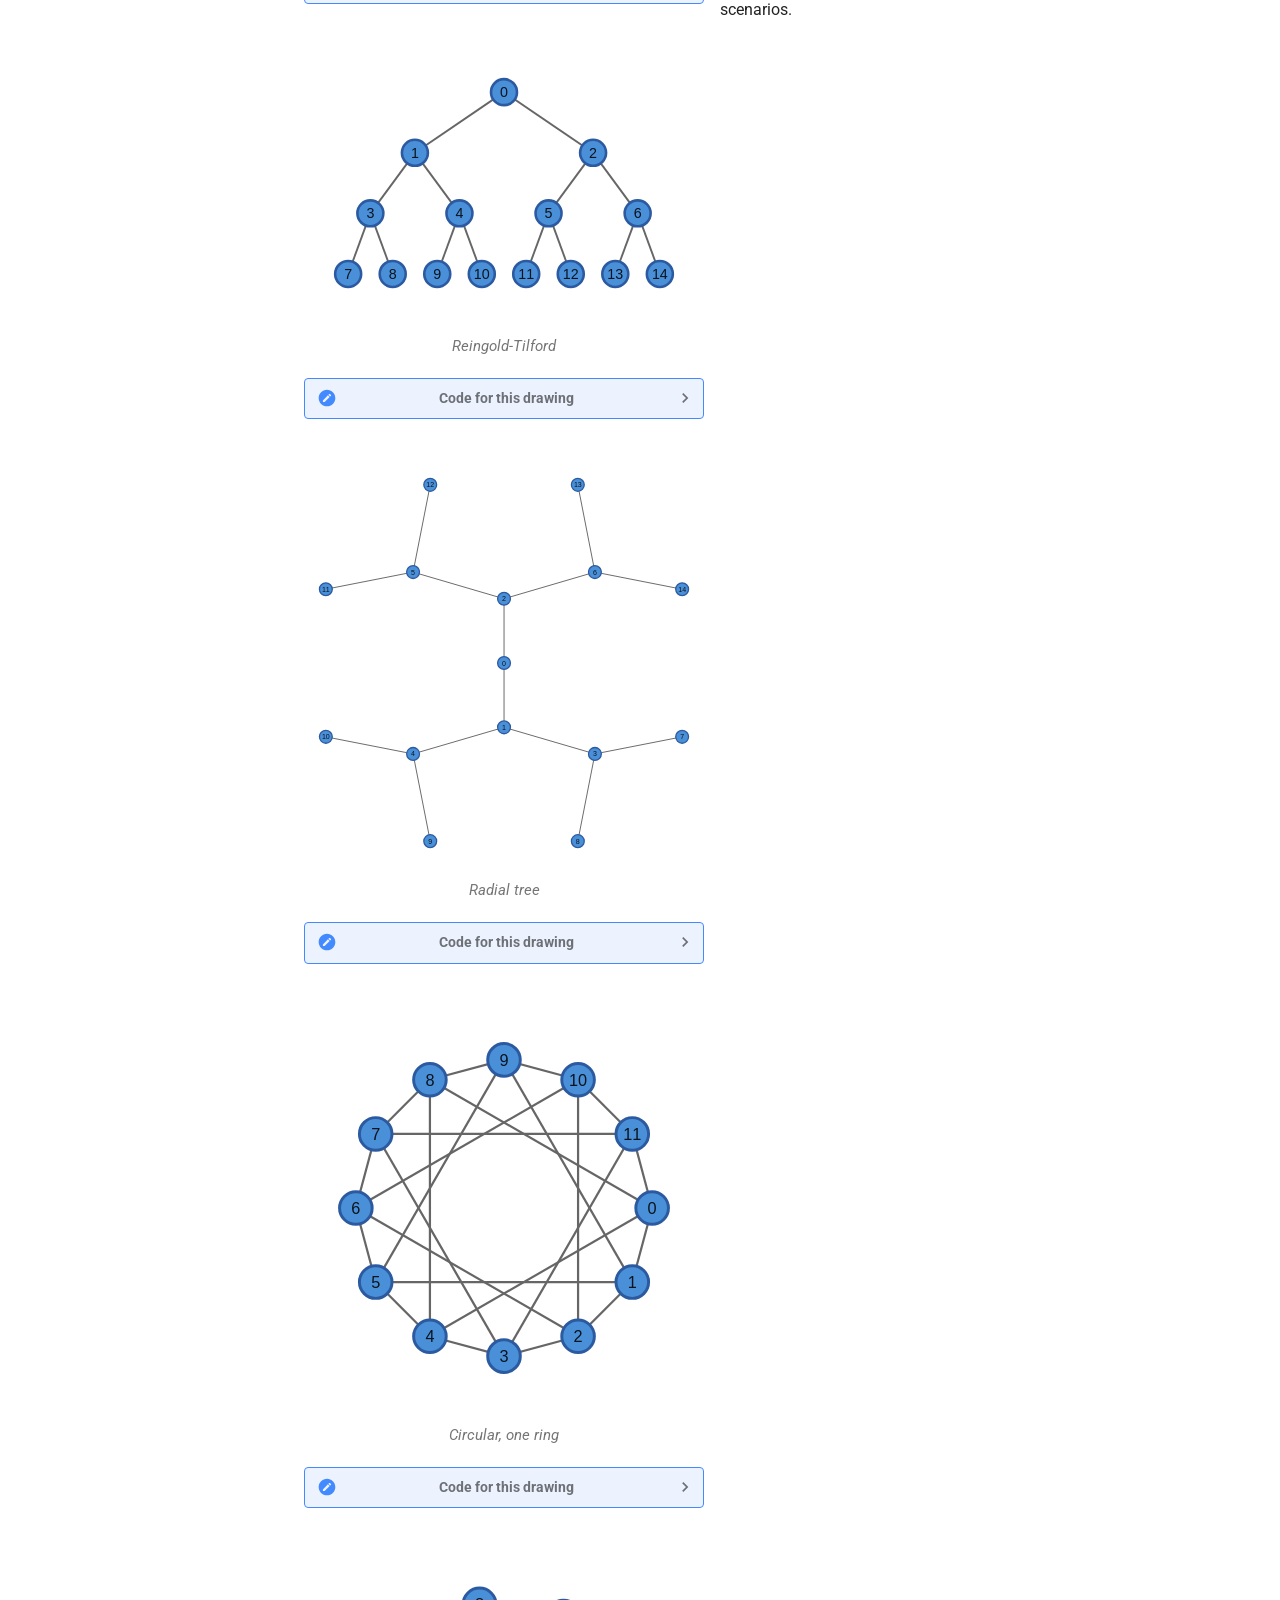
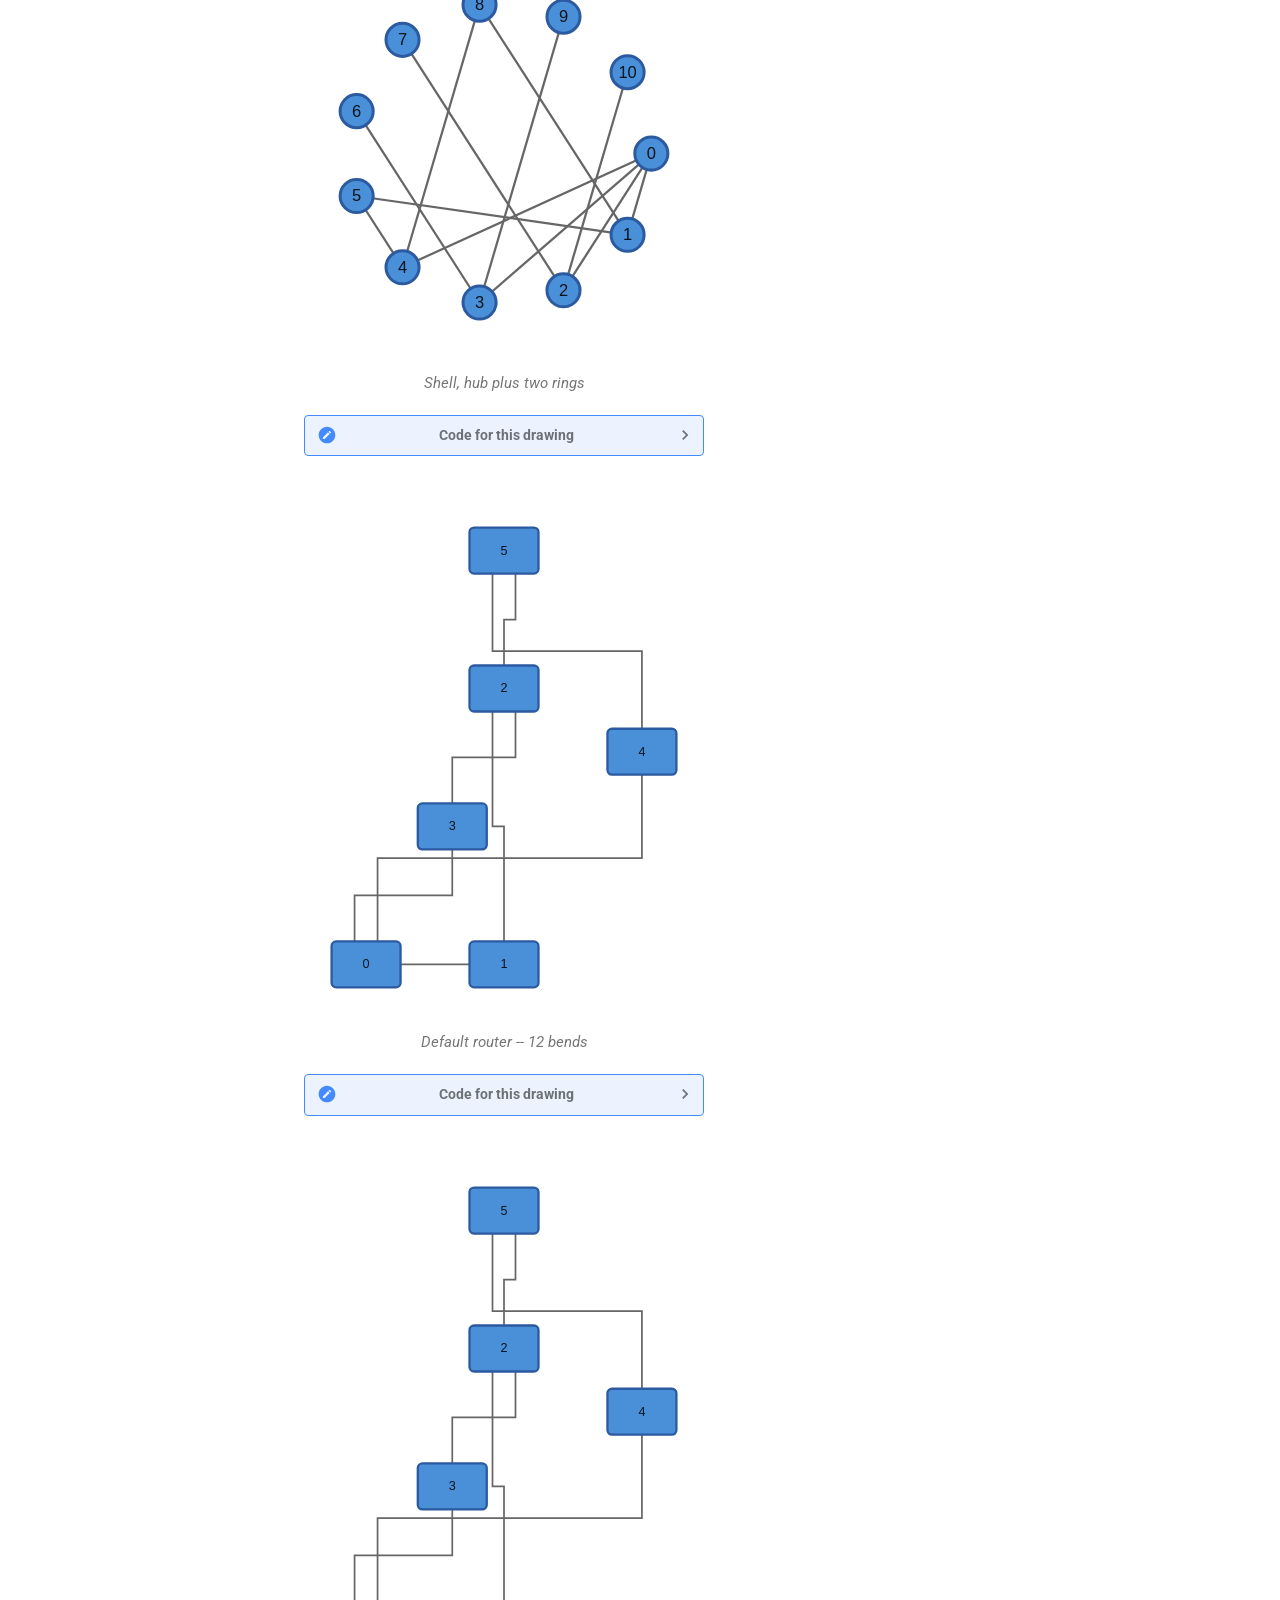
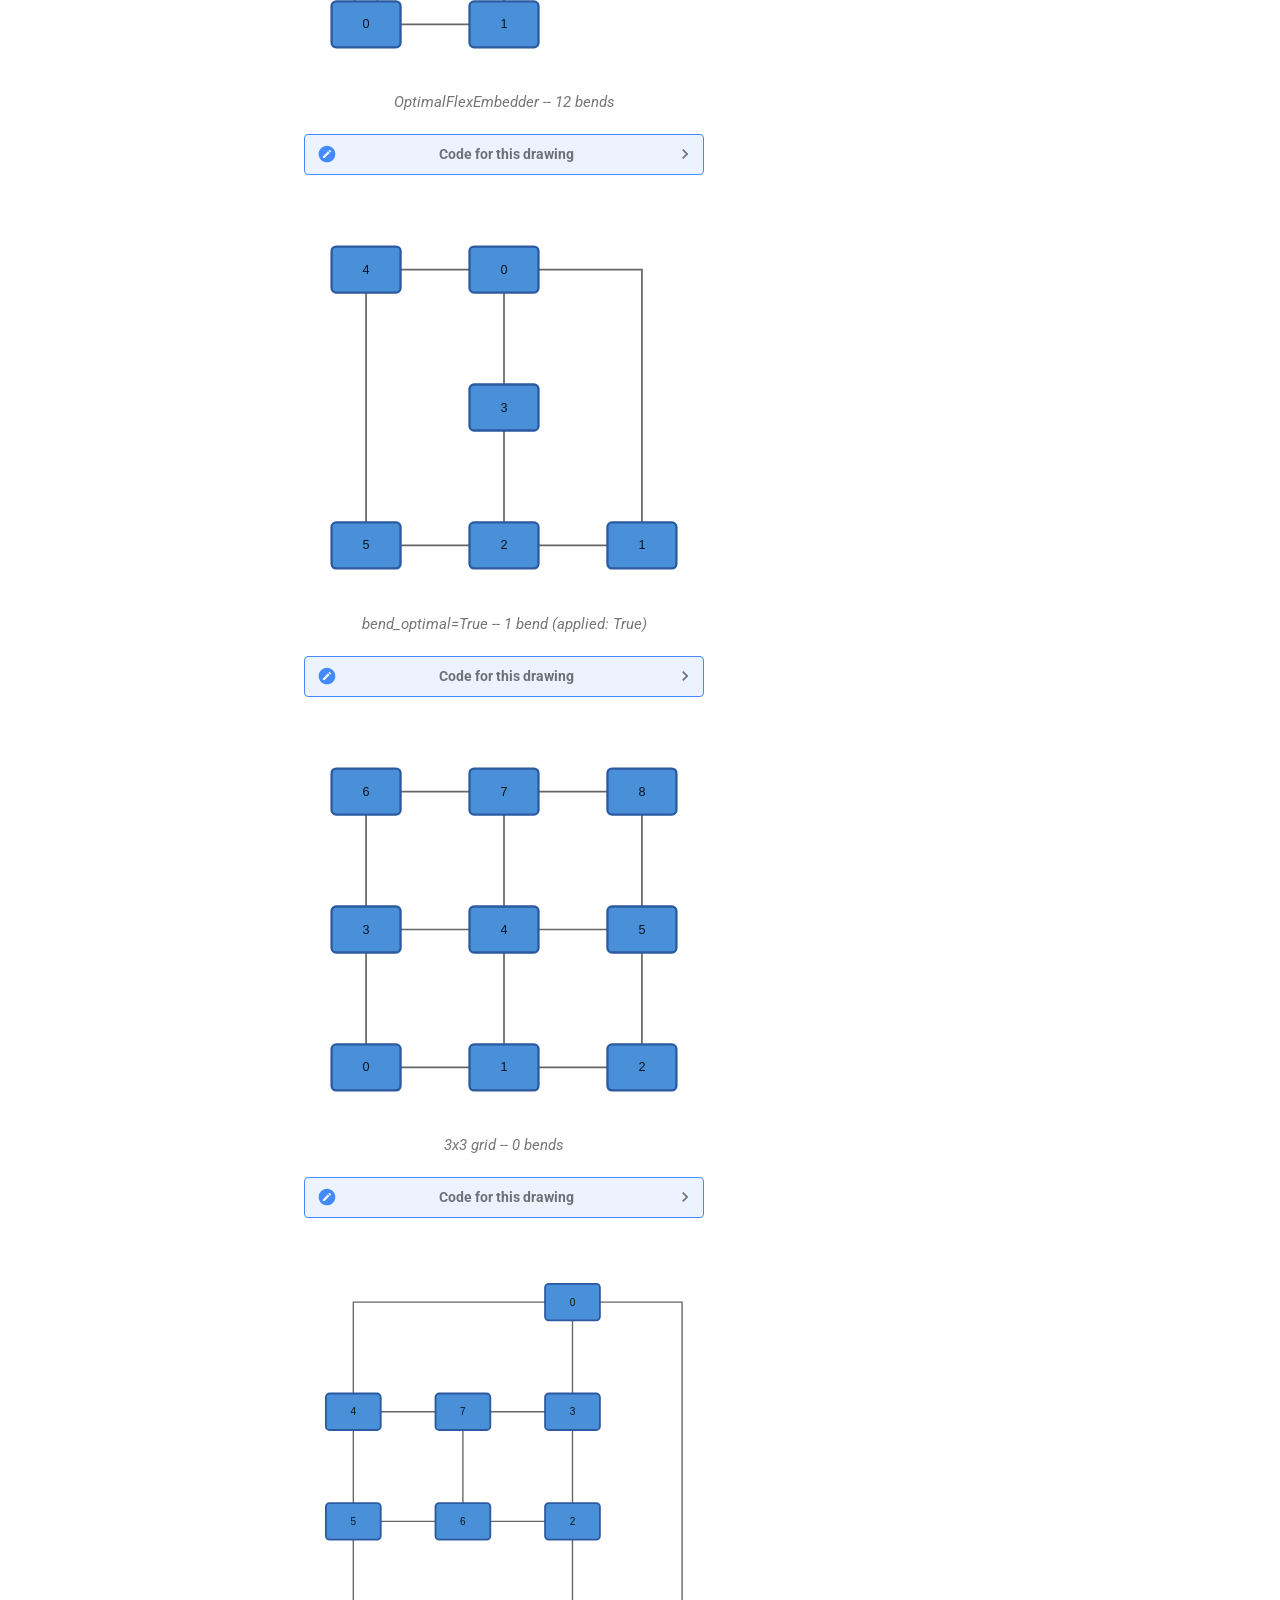
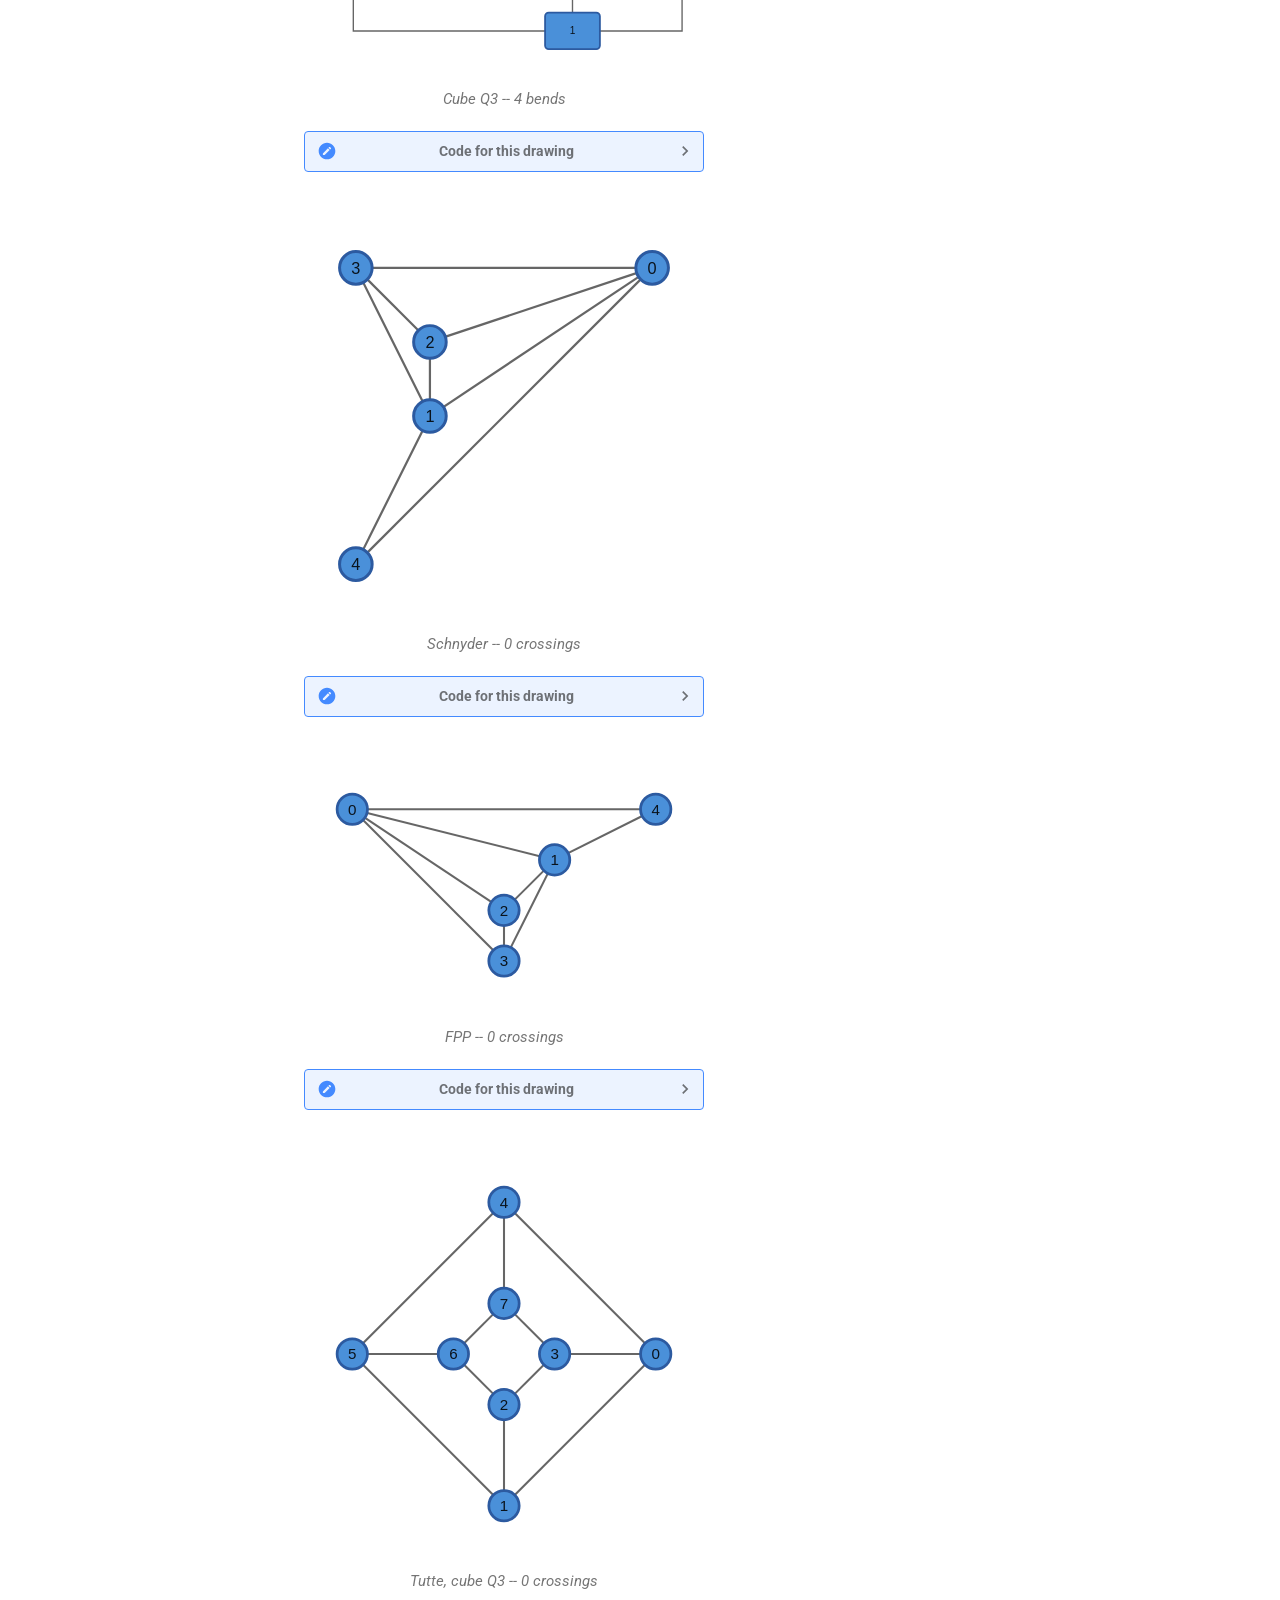
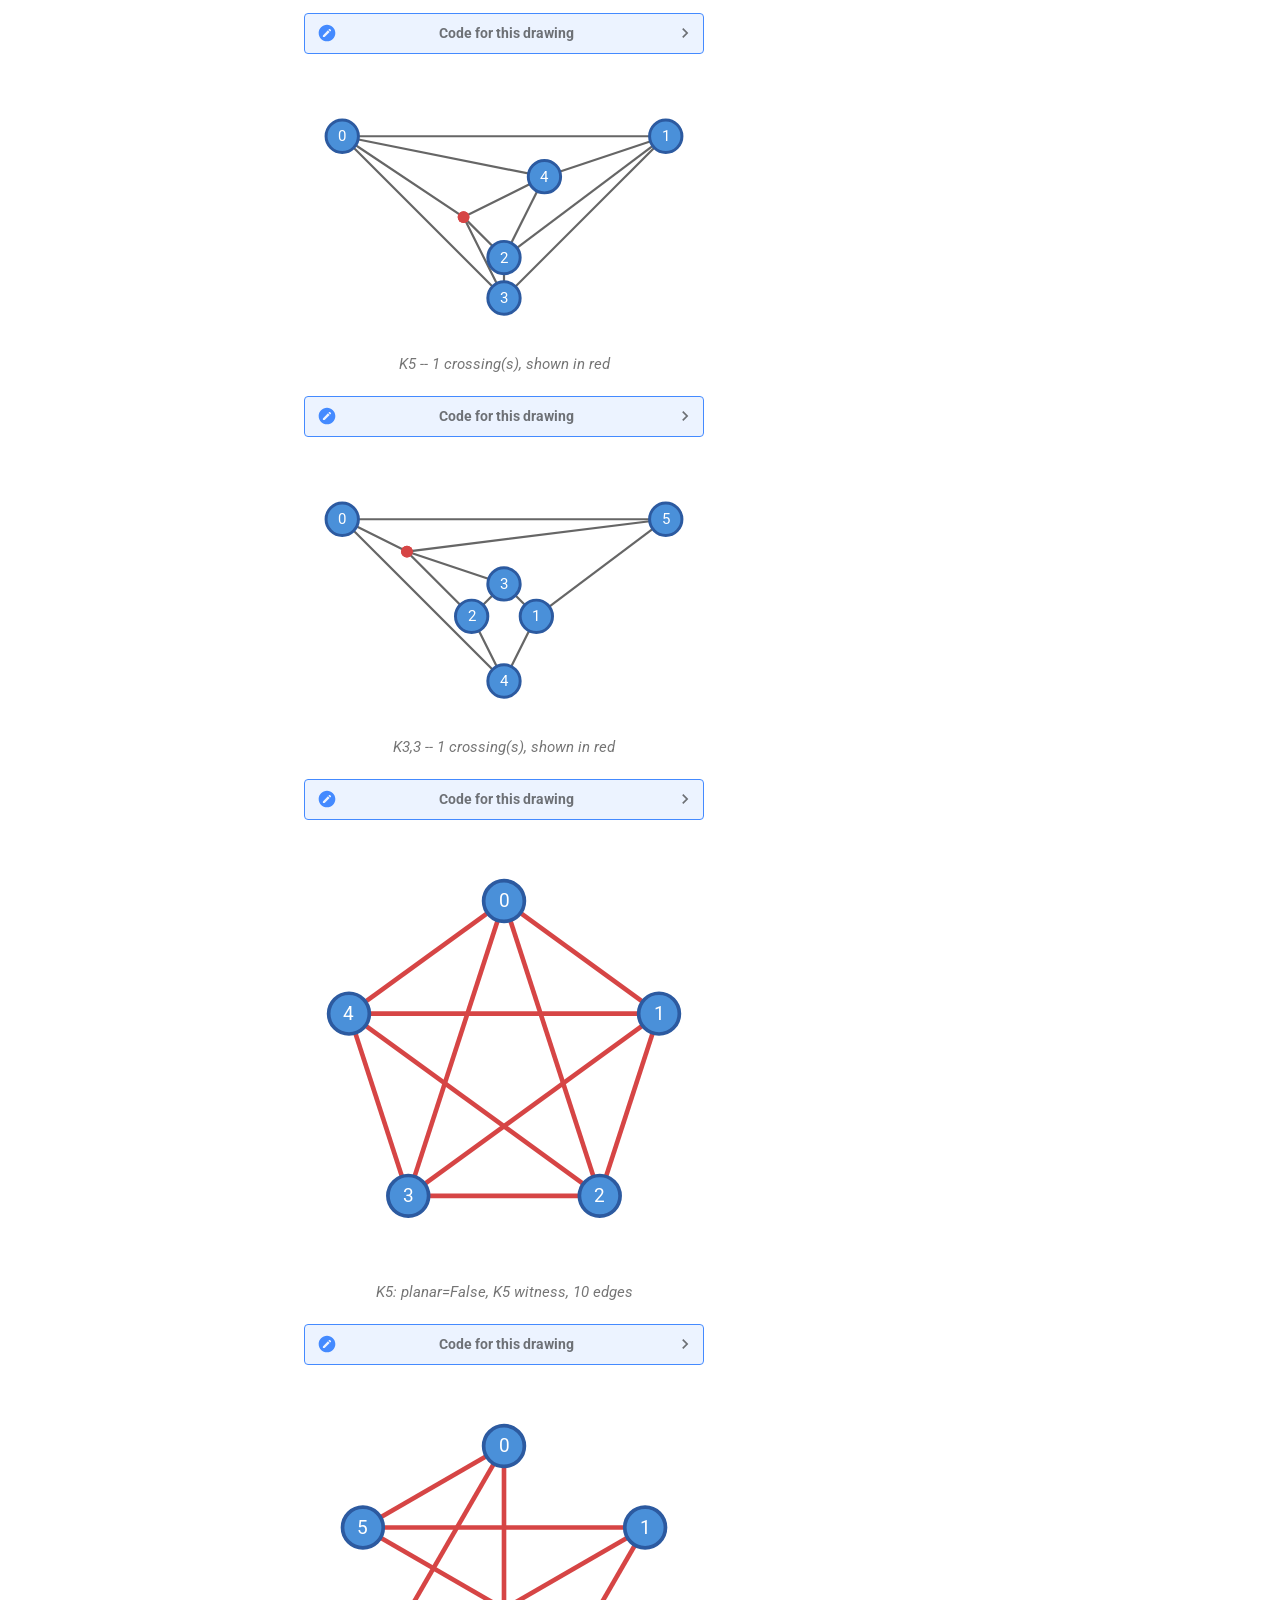
<file: gallery/index.html>
<!doctype html>
<html lang="en" class="no-js">
  <head>
    
      <meta charset="utf-8">
      <meta name="viewport" content="width=device-width,initial-scale=1">
      
        <meta name="description" content="A collection of graph layout algorithms in Python">
      
      
      
        <link rel="canonical" href="https://shakfu.github.io/graph-layout/gallery/">
      
      
        <link rel="prev" href="..">
      
      
        <link rel="next" href="../algorithms-guide/">
      
      
        
      
      
      <link rel="icon" href="../assets/images/favicon.png">
      <meta name="generator" content="mkdocs-1.6.1, mkdocs-material-9.7.7">
    
    
      
        <title>Gallery - graph-layout</title>
      
    
    
      <link rel="stylesheet" href="../assets/stylesheets/main.ec1eaa64.min.css">
      
        
        <link rel="stylesheet" href="../assets/stylesheets/palette.ab4e12ef.min.css">
      
      


    
    
      
    
    
      
        
        
        <link rel="preconnect" href="https://fonts.gstatic.com" crossorigin>
        <link rel="stylesheet" href="https://fonts.googleapis.com/css?family=Roboto:300,300i,400,400i,700,700i%7CRoboto+Mono:400,400i,700,700i&display=fallback">
        <style>:root{--md-text-font:"Roboto";--md-code-font:"Roboto Mono"}</style>
      
    
    
      <link rel="stylesheet" href="../stylesheets/extra.css">
    
    <script>__md_scope=new URL("..",location),__md_hash=e=>[...e].reduce(((e,_)=>(e<<5)-e+_.charCodeAt(0)),0),__md_get=(e,_=localStorage,t=__md_scope)=>JSON.parse(_.getItem(t.pathname+"."+e)),__md_set=(e,_,t=localStorage,a=__md_scope)=>{try{t.setItem(a.pathname+"."+e,JSON.stringify(_))}catch(e){}}</script>
    
      

    
    
  </head>
  
  
    
    
      
    
    
    
    
    <body dir="ltr" data-md-color-scheme="default" data-md-color-primary="indigo" data-md-color-accent="indigo">
  
    
    <input class="md-toggle" data-md-toggle="drawer" type="checkbox" id="__drawer" autocomplete="off">
    <input class="md-toggle" data-md-toggle="search" type="checkbox" id="__search" autocomplete="off">
    <label class="md-overlay" for="__drawer"></label>
    <div data-md-component="skip">
      
        
        <a href="#gallery" class="md-skip">
          Skip to content
        </a>
      
    </div>
    <div data-md-component="announce">
      
    </div>
    
    
      

  

<header class="md-header md-header--shadow" data-md-component="header">
  <nav class="md-header__inner md-grid" aria-label="Header">
    <a href=".." title="graph-layout" class="md-header__button md-logo" aria-label="graph-layout" data-md-component="logo">
      
  
  <svg xmlns="http://www.w3.org/2000/svg" viewBox="0 0 24 24"><path d="M12 8a3 3 0 0 0 3-3 3 3 0 0 0-3-3 3 3 0 0 0-3 3 3 3 0 0 0 3 3m0 3.54C9.64 9.35 6.5 8 3 8v11c3.5 0 6.64 1.35 9 3.54 2.36-2.19 5.5-3.54 9-3.54V8c-3.5 0-6.64 1.35-9 3.54"/></svg>

    </a>
    <label class="md-header__button md-icon" for="__drawer">
      
      <svg xmlns="http://www.w3.org/2000/svg" viewBox="0 0 24 24"><path d="M3 6h18v2H3zm0 5h18v2H3zm0 5h18v2H3z"/></svg>
    </label>
    <div class="md-header__title" data-md-component="header-title">
      <div class="md-header__ellipsis">
        <div class="md-header__topic">
          <span class="md-ellipsis">
            graph-layout
          </span>
        </div>
        <div class="md-header__topic" data-md-component="header-topic">
          <span class="md-ellipsis">
            
              Gallery
            
          </span>
        </div>
      </div>
    </div>
    
      
        <form class="md-header__option" data-md-component="palette">
  
    
    
    
    <input class="md-option" data-md-color-media="(prefers-color-scheme: light)" data-md-color-scheme="default" data-md-color-primary="indigo" data-md-color-accent="indigo"  aria-label="Switch to dark mode"  type="radio" name="__palette" id="__palette_0">
    
      <label class="md-header__button md-icon" title="Switch to dark mode" for="__palette_1" hidden>
        <svg xmlns="http://www.w3.org/2000/svg" viewBox="0 0 24 24"><path d="m17.75 4.09-2.53 1.94.91 3.06-2.63-1.81-2.63 1.81.91-3.06-2.53-1.94L12.44 4l1.06-3 1.06 3zm3.5 6.91-1.64 1.25.59 1.98-1.7-1.17-1.7 1.17.59-1.98L15.75 11l2.06-.05L18.5 9l.69 1.95zm-2.28 4.95c.83-.08 1.72 1.1 1.19 1.85-.32.45-.66.87-1.08 1.27C15.17 23 8.84 23 4.94 19.07c-3.91-3.9-3.91-10.24 0-14.14.4-.4.82-.76 1.27-1.08.75-.53 1.93.36 1.85 1.19-.27 2.86.69 5.83 2.89 8.02a9.96 9.96 0 0 0 8.02 2.89m-1.64 2.02a12.08 12.08 0 0 1-7.8-3.47c-2.17-2.19-3.33-5-3.49-7.82-2.81 3.14-2.7 7.96.31 10.98 3.02 3.01 7.84 3.12 10.98.31"/></svg>
      </label>
    
  
    
    
    
    <input class="md-option" data-md-color-media="(prefers-color-scheme: dark)" data-md-color-scheme="slate" data-md-color-primary="indigo" data-md-color-accent="indigo"  aria-label="Switch to light mode"  type="radio" name="__palette" id="__palette_1">
    
      <label class="md-header__button md-icon" title="Switch to light mode" for="__palette_0" hidden>
        <svg xmlns="http://www.w3.org/2000/svg" viewBox="0 0 24 24"><path d="M12 7a5 5 0 0 1 5 5 5 5 0 0 1-5 5 5 5 0 0 1-5-5 5 5 0 0 1 5-5m0 2a3 3 0 0 0-3 3 3 3 0 0 0 3 3 3 3 0 0 0 3-3 3 3 0 0 0-3-3m0-7 2.39 3.42C13.65 5.15 12.84 5 12 5s-1.65.15-2.39.42zM3.34 7l4.16-.35A7.2 7.2 0 0 0 5.94 8.5c-.44.74-.69 1.5-.83 2.29zm.02 10 1.76-3.77a7.131 7.131 0 0 0 2.38 4.14zM20.65 7l-1.77 3.79a7.02 7.02 0 0 0-2.38-4.15zm-.01 10-4.14.36c.59-.51 1.12-1.14 1.54-1.86.42-.73.69-1.5.83-2.29zM12 22l-2.41-3.44c.74.27 1.55.44 2.41.44.82 0 1.63-.17 2.37-.44z"/></svg>
      </label>
    
  
</form>
      
    
    
      <script>var palette=__md_get("__palette");if(palette&&palette.color){if("(prefers-color-scheme)"===palette.color.media){var media=matchMedia("(prefers-color-scheme: light)"),input=document.querySelector(media.matches?"[data-md-color-media='(prefers-color-scheme: light)']":"[data-md-color-media='(prefers-color-scheme: dark)']");palette.color.media=input.getAttribute("data-md-color-media"),palette.color.scheme=input.getAttribute("data-md-color-scheme"),palette.color.primary=input.getAttribute("data-md-color-primary"),palette.color.accent=input.getAttribute("data-md-color-accent")}for(var[key,value]of Object.entries(palette.color))document.body.setAttribute("data-md-color-"+key,value)}</script>
    
    
    
      
      
        <label class="md-header__button md-icon" for="__search">
          
          <svg xmlns="http://www.w3.org/2000/svg" viewBox="0 0 24 24"><path d="M9.5 3A6.5 6.5 0 0 1 16 9.5c0 1.61-.59 3.09-1.56 4.23l.27.27h.79l5 5-1.5 1.5-5-5v-.79l-.27-.27A6.52 6.52 0 0 1 9.5 16 6.5 6.5 0 0 1 3 9.5 6.5 6.5 0 0 1 9.5 3m0 2C7 5 5 7 5 9.5S7 14 9.5 14 14 12 14 9.5 12 5 9.5 5"/></svg>
        </label>
        <div class="md-search" data-md-component="search" role="dialog">
  <label class="md-search__overlay" for="__search"></label>
  <div class="md-search__inner" role="search">
    <form class="md-search__form" name="search">
      <input type="text" class="md-search__input" name="query" aria-label="Search" placeholder="Search" autocapitalize="off" autocorrect="off" autocomplete="off" spellcheck="false" data-md-component="search-query" required>
      <label class="md-search__icon md-icon" for="__search">
        
        <svg xmlns="http://www.w3.org/2000/svg" viewBox="0 0 24 24"><path d="M9.5 3A6.5 6.5 0 0 1 16 9.5c0 1.61-.59 3.09-1.56 4.23l.27.27h.79l5 5-1.5 1.5-5-5v-.79l-.27-.27A6.52 6.52 0 0 1 9.5 16 6.5 6.5 0 0 1 3 9.5 6.5 6.5 0 0 1 9.5 3m0 2C7 5 5 7 5 9.5S7 14 9.5 14 14 12 14 9.5 12 5 9.5 5"/></svg>
        
        <svg xmlns="http://www.w3.org/2000/svg" viewBox="0 0 24 24"><path d="M20 11v2H8l5.5 5.5-1.42 1.42L4.16 12l7.92-7.92L13.5 5.5 8 11z"/></svg>
      </label>
      <nav class="md-search__options" aria-label="Search">
        
        <button type="reset" class="md-search__icon md-icon" title="Clear" aria-label="Clear" tabindex="-1">
          
          <svg xmlns="http://www.w3.org/2000/svg" viewBox="0 0 24 24"><path d="M19 6.41 17.59 5 12 10.59 6.41 5 5 6.41 10.59 12 5 17.59 6.41 19 12 13.41 17.59 19 19 17.59 13.41 12z"/></svg>
        </button>
      </nav>
      
    </form>
    <div class="md-search__output">
      <div class="md-search__scrollwrap" tabindex="0" data-md-scrollfix>
        <div class="md-search-result" data-md-component="search-result">
          <div class="md-search-result__meta">
            Initializing search
          </div>
          <ol class="md-search-result__list" role="presentation"></ol>
        </div>
      </div>
    </div>
  </div>
</div>
      
    
    
      <div class="md-header__source">
        <a href="https://github.com/shakfu/graph-layout" title="Go to repository" class="md-source" data-md-component="source">
  <div class="md-source__icon md-icon">
    
    <svg xmlns="http://www.w3.org/2000/svg" viewBox="0 0 448 512"><!--! Font Awesome Free 7.1.0 by @fontawesome - https://fontawesome.com License - https://fontawesome.com/license/free (Icons: CC BY 4.0, Fonts: SIL OFL 1.1, Code: MIT License) Copyright 2025 Fonticons, Inc.--><path d="M439.6 236.1 244 40.5c-5.4-5.5-12.8-8.5-20.4-8.5s-15 3-20.4 8.4L162.5 81l51.5 51.5c27.1-9.1 52.7 16.8 43.4 43.7l49.7 49.7c34.2-11.8 61.2 31 35.5 56.7-26.5 26.5-70.2-2.9-56-37.3L240.3 199v121.9c25.3 12.5 22.3 41.8 9.1 55-6.4 6.4-15.2 10.1-24.3 10.1s-17.8-3.6-24.3-10.1c-17.6-17.6-11.1-46.9 11.2-56v-123c-20.8-8.5-24.6-30.7-18.6-45L142.6 101 8.5 235.1C3 240.6 0 247.9 0 255.5s3 15 8.5 20.4l195.6 195.7c5.4 5.4 12.7 8.4 20.4 8.4s15-3 20.4-8.4l194.7-194.7c5.4-5.4 8.4-12.8 8.4-20.4s-3-15-8.4-20.4"/></svg>
  </div>
  <div class="md-source__repository">
    shakfu/graph-layout
  </div>
</a>
      </div>
    
  </nav>
  
</header>
    
    <div class="md-container" data-md-component="container">
      
      
        
          
        
      
      <main class="md-main" data-md-component="main">
        <div class="md-main__inner md-grid">
          
            
              
              <div class="md-sidebar md-sidebar--primary" data-md-component="sidebar" data-md-type="navigation" >
                <div class="md-sidebar__scrollwrap">
                  <div class="md-sidebar__inner">
                    



<nav class="md-nav md-nav--primary" aria-label="Navigation" data-md-level="0">
  <label class="md-nav__title" for="__drawer">
    <a href=".." title="graph-layout" class="md-nav__button md-logo" aria-label="graph-layout" data-md-component="logo">
      
  
  <svg xmlns="http://www.w3.org/2000/svg" viewBox="0 0 24 24"><path d="M12 8a3 3 0 0 0 3-3 3 3 0 0 0-3-3 3 3 0 0 0-3 3 3 3 0 0 0 3 3m0 3.54C9.64 9.35 6.5 8 3 8v11c3.5 0 6.64 1.35 9 3.54 2.36-2.19 5.5-3.54 9-3.54V8c-3.5 0-6.64 1.35-9 3.54"/></svg>

    </a>
    graph-layout
  </label>
  
    <div class="md-nav__source">
      <a href="https://github.com/shakfu/graph-layout" title="Go to repository" class="md-source" data-md-component="source">
  <div class="md-source__icon md-icon">
    
    <svg xmlns="http://www.w3.org/2000/svg" viewBox="0 0 448 512"><!--! Font Awesome Free 7.1.0 by @fontawesome - https://fontawesome.com License - https://fontawesome.com/license/free (Icons: CC BY 4.0, Fonts: SIL OFL 1.1, Code: MIT License) Copyright 2025 Fonticons, Inc.--><path d="M439.6 236.1 244 40.5c-5.4-5.5-12.8-8.5-20.4-8.5s-15 3-20.4 8.4L162.5 81l51.5 51.5c27.1-9.1 52.7 16.8 43.4 43.7l49.7 49.7c34.2-11.8 61.2 31 35.5 56.7-26.5 26.5-70.2-2.9-56-37.3L240.3 199v121.9c25.3 12.5 22.3 41.8 9.1 55-6.4 6.4-15.2 10.1-24.3 10.1s-17.8-3.6-24.3-10.1c-17.6-17.6-11.1-46.9 11.2-56v-123c-20.8-8.5-24.6-30.7-18.6-45L142.6 101 8.5 235.1C3 240.6 0 247.9 0 255.5s3 15 8.5 20.4l195.6 195.7c5.4 5.4 12.7 8.4 20.4 8.4s15-3 20.4-8.4l194.7-194.7c5.4-5.4 8.4-12.8 8.4-20.4s-3-15-8.4-20.4"/></svg>
  </div>
  <div class="md-source__repository">
    shakfu/graph-layout
  </div>
</a>
    </div>
  
  <ul class="md-nav__list" data-md-scrollfix>
    
      
      
  
  
  
  
    <li class="md-nav__item">
      <a href=".." class="md-nav__link">
        
  
  
  <span class="md-ellipsis">
    
  
    Home
  

    
  </span>
  
  

      </a>
    </li>
  

    
      
      
  
  
    
  
  
  
    <li class="md-nav__item md-nav__item--active">
      
      <input class="md-nav__toggle md-toggle" type="checkbox" id="__toc">
      
      
        
      
      
        <label class="md-nav__link md-nav__link--active" for="__toc">
          
  
  
  <span class="md-ellipsis">
    
  
    Gallery
  

    
  </span>
  
  

          <span class="md-nav__icon md-icon"></span>
        </label>
      
      <a href="./" class="md-nav__link md-nav__link--active">
        
  
  
  <span class="md-ellipsis">
    
  
    Gallery
  

    
  </span>
  
  

      </a>
      
        

<nav class="md-nav md-nav--secondary" aria-label="Table of contents">
  
  
  
    
  
  
    <label class="md-nav__title" for="__toc">
      <span class="md-nav__icon md-icon"></span>
      Table of contents
    </label>
    <ul class="md-nav__list" data-md-component="toc" data-md-scrollfix>
      
        <li class="md-nav__item">
  <a href="#one-graph-many-algorithms" class="md-nav__link">
    <span class="md-ellipsis">
      
        One graph, many algorithms
      
    </span>
  </a>
  
</li>
      
        <li class="md-nav__item">
  <a href="#the-same-algorithm-on-different-graph-families" class="md-nav__link">
    <span class="md-ellipsis">
      
        The same algorithm on different graph families
      
    </span>
  </a>
  
</li>
      
        <li class="md-nav__item">
  <a href="#force-directed" class="md-nav__link">
    <span class="md-ellipsis">
      
        Force-directed
      
    </span>
  </a>
  
</li>
      
        <li class="md-nav__item">
  <a href="#constraint-based" class="md-nav__link">
    <span class="md-ellipsis">
      
        Constraint-based
      
    </span>
  </a>
  
</li>
      
        <li class="md-nav__item">
  <a href="#hierarchical" class="md-nav__link">
    <span class="md-ellipsis">
      
        Hierarchical
      
    </span>
  </a>
  
</li>
      
        <li class="md-nav__item">
  <a href="#circular" class="md-nav__link">
    <span class="md-ellipsis">
      
        Circular
      
    </span>
  </a>
  
</li>
      
        <li class="md-nav__item">
  <a href="#spectral" class="md-nav__link">
    <span class="md-ellipsis">
      
        Spectral
      
    </span>
  </a>
  
</li>
      
        <li class="md-nav__item">
  <a href="#bipartite" class="md-nav__link">
    <span class="md-ellipsis">
      
        Bipartite
      
    </span>
  </a>
  
</li>
      
        <li class="md-nav__item">
  <a href="#orthogonal" class="md-nav__link">
    <span class="md-ellipsis">
      
        Orthogonal
      
    </span>
  </a>
  
</li>
      
        <li class="md-nav__item">
  <a href="#planar-straight-line" class="md-nav__link">
    <span class="md-ellipsis">
      
        Planar straight-line
      
    </span>
  </a>
  
</li>
      
        <li class="md-nav__item">
  <a href="#mixed-model" class="md-nav__link">
    <span class="md-ellipsis">
      
        Mixed-Model
      
    </span>
  </a>
  
</li>
      
        <li class="md-nav__item">
  <a href="#planarization" class="md-nav__link">
    <span class="md-ellipsis">
      
        Planarization
      
    </span>
  </a>
  
</li>
      
        <li class="md-nav__item">
  <a href="#planarity-testing-and-kuratowski-witnesses" class="md-nav__link">
    <span class="md-ellipsis">
      
        Planarity testing and Kuratowski witnesses
      
    </span>
  </a>
  
</li>
      
        <li class="md-nav__item">
  <a href="#beyond-this-page" class="md-nav__link">
    <span class="md-ellipsis">
      
        Beyond this page
      
    </span>
  </a>
  
</li>
      
    </ul>
  
</nav>
      
    </li>
  

    
      
      
  
  
  
  
    
    
    
    
      
        
        
      
    
    
    <li class="md-nav__item md-nav__item--section md-nav__item--nested">
      
        
        
        <input class="md-nav__toggle md-toggle " type="checkbox" id="__nav_3" >
        
          
          <label class="md-nav__link" for="__nav_3" id="__nav_3_label" tabindex="">
            
  
  
  <span class="md-ellipsis">
    
  
    Guides
  

    
  </span>
  
  

            <span class="md-nav__icon md-icon"></span>
          </label>
        
        <nav class="md-nav" data-md-level="1" aria-labelledby="__nav_3_label" aria-expanded="false">
          <label class="md-nav__title" for="__nav_3">
            <span class="md-nav__icon md-icon"></span>
            
  
    Guides
  

          </label>
          <ul class="md-nav__list" data-md-scrollfix>
            
              
                
  
  
  
  
    <li class="md-nav__item">
      <a href="../algorithms-guide/" class="md-nav__link">
        
  
  
  <span class="md-ellipsis">
    
  
    Algorithms
  

    
  </span>
  
  

      </a>
    </li>
  

              
            
              
                
  
  
  
  
    <li class="md-nav__item">
      <a href="../preprocessing-guide/" class="md-nav__link">
        
  
  
  <span class="md-ellipsis">
    
  
    Preprocessing
  

    
  </span>
  
  

      </a>
    </li>
  

              
            
              
                
  
  
  
  
    <li class="md-nav__item">
      <a href="../embedding-visualizations/" class="md-nav__link">
        
  
  
  <span class="md-ellipsis">
    
  
    Embedding Visualizations
  

    
  </span>
  
  

      </a>
    </li>
  

              
            
          </ul>
        </nav>
      
    </li>
  

    
      
      
  
  
  
  
    
    
    
    
      
        
        
      
    
    
    <li class="md-nav__item md-nav__item--section md-nav__item--nested">
      
        
        
        <input class="md-nav__toggle md-toggle " type="checkbox" id="__nav_4" >
        
          
          <label class="md-nav__link" for="__nav_4" id="__nav_4_label" tabindex="">
            
  
  
  <span class="md-ellipsis">
    
  
    Development
  

    
  </span>
  
  

            <span class="md-nav__icon md-icon"></span>
          </label>
        
        <nav class="md-nav" data-md-level="1" aria-labelledby="__nav_4_label" aria-expanded="false">
          <label class="md-nav__title" for="__nav_4">
            <span class="md-nav__icon md-icon"></span>
            
  
    Development
  

          </label>
          <ul class="md-nav__list" data-md-scrollfix>
            
              
                
  
  
  
  
    <li class="md-nav__item">
      <a href="../rectangularization-plan/" class="md-nav__link">
        
  
  
  <span class="md-ellipsis">
    
  
    Rectangularization Plan
  

    
  </span>
  
  

      </a>
    </li>
  

              
            
              
                
  
  
  
  
    <li class="md-nav__item">
      <a href="../kandinsky-implementation-plan/" class="md-nav__link">
        
  
  
  <span class="md-ellipsis">
    
  
    Kandinsky Implementation Plan
  

    
  </span>
  
  

      </a>
    </li>
  

              
            
          </ul>
        </nav>
      
    </li>
  

    
  </ul>
</nav>
                  </div>
                </div>
              </div>
            
            
              
              <div class="md-sidebar md-sidebar--secondary" data-md-component="sidebar" data-md-type="toc" >
                <div class="md-sidebar__scrollwrap">
                  <div class="md-sidebar__inner">
                    

<nav class="md-nav md-nav--secondary" aria-label="Table of contents">
  
  
  
    
  
  
    <label class="md-nav__title" for="__toc">
      <span class="md-nav__icon md-icon"></span>
      Table of contents
    </label>
    <ul class="md-nav__list" data-md-component="toc" data-md-scrollfix>
      
        <li class="md-nav__item">
  <a href="#one-graph-many-algorithms" class="md-nav__link">
    <span class="md-ellipsis">
      
        One graph, many algorithms
      
    </span>
  </a>
  
</li>
      
        <li class="md-nav__item">
  <a href="#the-same-algorithm-on-different-graph-families" class="md-nav__link">
    <span class="md-ellipsis">
      
        The same algorithm on different graph families
      
    </span>
  </a>
  
</li>
      
        <li class="md-nav__item">
  <a href="#force-directed" class="md-nav__link">
    <span class="md-ellipsis">
      
        Force-directed
      
    </span>
  </a>
  
</li>
      
        <li class="md-nav__item">
  <a href="#constraint-based" class="md-nav__link">
    <span class="md-ellipsis">
      
        Constraint-based
      
    </span>
  </a>
  
</li>
      
        <li class="md-nav__item">
  <a href="#hierarchical" class="md-nav__link">
    <span class="md-ellipsis">
      
        Hierarchical
      
    </span>
  </a>
  
</li>
      
        <li class="md-nav__item">
  <a href="#circular" class="md-nav__link">
    <span class="md-ellipsis">
      
        Circular
      
    </span>
  </a>
  
</li>
      
        <li class="md-nav__item">
  <a href="#spectral" class="md-nav__link">
    <span class="md-ellipsis">
      
        Spectral
      
    </span>
  </a>
  
</li>
      
        <li class="md-nav__item">
  <a href="#bipartite" class="md-nav__link">
    <span class="md-ellipsis">
      
        Bipartite
      
    </span>
  </a>
  
</li>
      
        <li class="md-nav__item">
  <a href="#orthogonal" class="md-nav__link">
    <span class="md-ellipsis">
      
        Orthogonal
      
    </span>
  </a>
  
</li>
      
        <li class="md-nav__item">
  <a href="#planar-straight-line" class="md-nav__link">
    <span class="md-ellipsis">
      
        Planar straight-line
      
    </span>
  </a>
  
</li>
      
        <li class="md-nav__item">
  <a href="#mixed-model" class="md-nav__link">
    <span class="md-ellipsis">
      
        Mixed-Model
      
    </span>
  </a>
  
</li>
      
        <li class="md-nav__item">
  <a href="#planarization" class="md-nav__link">
    <span class="md-ellipsis">
      
        Planarization
      
    </span>
  </a>
  
</li>
      
        <li class="md-nav__item">
  <a href="#planarity-testing-and-kuratowski-witnesses" class="md-nav__link">
    <span class="md-ellipsis">
      
        Planarity testing and Kuratowski witnesses
      
    </span>
  </a>
  
</li>
      
        <li class="md-nav__item">
  <a href="#beyond-this-page" class="md-nav__link">
    <span class="md-ellipsis">
      
        Beyond this page
      
    </span>
  </a>
  
</li>
      
    </ul>
  
</nav>
                  </div>
                </div>
              </div>
            
          
          
            <div class="md-content" data-md-component="content">
              
              <article class="md-content__inner md-typeset">
                
                  


  
  


<h1 id="gallery">Gallery<a class="headerlink" href="#gallery" title="Permanent link">&para;</a></h1>
<p>Every figure on this page is produced during the documentation build by executing
the code that accompanies it. Nothing here is a stored image, and captions
reporting crossings, stress, or bend counts are measured at build time rather
than transcribed. See <a href="../embedding-visualizations/">Embedding Visualizations</a>.</p>
<h2 id="one-graph-many-algorithms">One graph, many algorithms<a class="headerlink" href="#one-graph-many-algorithms" title="Permanent link">&para;</a></h2>
<p>The Petersen graph -- 10 vertices, 15 edges, non-planar, vertex-transitive -- is a
useful common subject because no drawing of it is crossing-free and the
algorithms disagree visibly about what to do instead. Each block builds it the
same way:</p>
<div class="highlight"><pre><span></span><code><a id="__codelineno-0-1" name="__codelineno-0-1" href="#__codelineno-0-1"></a><span class="n">E</span> <span class="o">=</span> <span class="p">[(</span><span class="n">i</span><span class="p">,</span> <span class="p">(</span><span class="n">i</span> <span class="o">+</span> <span class="mi">1</span><span class="p">)</span> <span class="o">%</span> <span class="mi">5</span><span class="p">)</span> <span class="k">for</span> <span class="n">i</span> <span class="ow">in</span> <span class="nb">range</span><span class="p">(</span><span class="mi">5</span><span class="p">)]</span>          <span class="c1"># outer 5-cycle</span>
<a id="__codelineno-0-2" name="__codelineno-0-2" href="#__codelineno-0-2"></a><span class="n">E</span> <span class="o">+=</span> <span class="p">[(</span><span class="n">i</span><span class="p">,</span> <span class="n">i</span> <span class="o">+</span> <span class="mi">5</span><span class="p">)</span> <span class="k">for</span> <span class="n">i</span> <span class="ow">in</span> <span class="nb">range</span><span class="p">(</span><span class="mi">5</span><span class="p">)]</span>               <span class="c1"># spokes</span>
<a id="__codelineno-0-3" name="__codelineno-0-3" href="#__codelineno-0-3"></a><span class="n">E</span> <span class="o">+=</span> <span class="p">[(</span><span class="mi">5</span> <span class="o">+</span> <span class="n">i</span><span class="p">,</span> <span class="mi">5</span> <span class="o">+</span> <span class="p">(</span><span class="n">i</span> <span class="o">+</span> <span class="mi">2</span><span class="p">)</span> <span class="o">%</span> <span class="mi">5</span><span class="p">)</span> <span class="k">for</span> <span class="n">i</span> <span class="ow">in</span> <span class="nb">range</span><span class="p">(</span><span class="mi">5</span><span class="p">)]</span> <span class="c1"># inner pentagram</span>
<a id="__codelineno-0-4" name="__codelineno-0-4" href="#__codelineno-0-4"></a><span class="n">N</span> <span class="o">=</span> <span class="p">[{</span><span class="s2">&quot;index&quot;</span><span class="p">:</span> <span class="n">i</span><span class="p">}</span> <span class="k">for</span> <span class="n">i</span> <span class="ow">in</span> <span class="nb">range</span><span class="p">(</span><span class="mi">10</span><span class="p">)]</span>
<a id="__codelineno-0-5" name="__codelineno-0-5" href="#__codelineno-0-5"></a><span class="n">L</span> <span class="o">=</span> <span class="p">[{</span><span class="s2">&quot;source&quot;</span><span class="p">:</span> <span class="n">s</span><span class="p">,</span> <span class="s2">&quot;target&quot;</span><span class="p">:</span> <span class="n">t</span><span class="p">}</span> <span class="k">for</span> <span class="n">s</span><span class="p">,</span> <span class="n">t</span> <span class="ow">in</span> <span class="n">E</span><span class="p">]</span>
</code></pre></div>
<figure class="graph-layout-figure inline">
<svg class="graph-layout-svg" style="max-width:100%;height:auto" xmlns="http://www.w3.org/2000/svg" width="248.0" height="239.2" viewBox="0 0 248.0 239.2">
  <g class="edges">
    <line x1="214.0" y1="119.6" x2="196.8" y2="172.5" stroke="#666666" stroke-width="1.5"/>
    <line x1="196.8" y1="172.5" x2="151.8" y2="205.2" stroke="#666666" stroke-width="1.5"/>
    <line x1="151.8" y1="205.2" x2="96.2" y2="205.2" stroke="#666666" stroke-width="1.5"/>
    <line x1="96.2" y1="205.2" x2="51.2" y2="172.5" stroke="#666666" stroke-width="1.5"/>
    <line x1="51.2" y1="172.5" x2="214.0" y2="119.6" stroke="#666666" stroke-width="1.5"/>
    <line x1="214.0" y1="119.6" x2="34.0" y2="119.6" stroke="#666666" stroke-width="1.5"/>
    <line x1="196.8" y1="172.5" x2="51.2" y2="66.7" stroke="#666666" stroke-width="1.5"/>
    <line x1="151.8" y1="205.2" x2="96.2" y2="34.0" stroke="#666666" stroke-width="1.5"/>
    <line x1="96.2" y1="205.2" x2="151.8" y2="34.0" stroke="#666666" stroke-width="1.5"/>
    <line x1="51.2" y1="172.5" x2="196.8" y2="66.7" stroke="#666666" stroke-width="1.5"/>
    <line x1="34.0" y1="119.6" x2="96.2" y2="34.0" stroke="#666666" stroke-width="1.5"/>
    <line x1="51.2" y1="66.7" x2="151.8" y2="34.0" stroke="#666666" stroke-width="1.5"/>
    <line x1="96.2" y1="34.0" x2="196.8" y2="66.7" stroke="#666666" stroke-width="1.5"/>
    <line x1="151.8" y1="34.0" x2="34.0" y2="119.6" stroke="#666666" stroke-width="1.5"/>
    <line x1="196.8" y1="66.7" x2="51.2" y2="66.7" stroke="#666666" stroke-width="1.5"/>
  </g>
  <g class="nodes">
    <circle cx="214.0" cy="119.6" r="10.0" fill="#4a90d9" stroke="#2c5aa0" stroke-width="2.0"/>
    <circle cx="196.8" cy="172.5" r="10.0" fill="#4a90d9" stroke="#2c5aa0" stroke-width="2.0"/>
    <circle cx="151.8" cy="205.2" r="10.0" fill="#4a90d9" stroke="#2c5aa0" stroke-width="2.0"/>
    <circle cx="96.2" cy="205.2" r="10.0" fill="#4a90d9" stroke="#2c5aa0" stroke-width="2.0"/>
    <circle cx="51.2" cy="172.5" r="10.0" fill="#4a90d9" stroke="#2c5aa0" stroke-width="2.0"/>
    <circle cx="34.0" cy="119.6" r="10.0" fill="#4a90d9" stroke="#2c5aa0" stroke-width="2.0"/>
    <circle cx="51.2" cy="66.7" r="10.0" fill="#4a90d9" stroke="#2c5aa0" stroke-width="2.0"/>
    <circle cx="96.2" cy="34.0" r="10.0" fill="#4a90d9" stroke="#2c5aa0" stroke-width="2.0"/>
    <circle cx="151.8" cy="34.0" r="10.0" fill="#4a90d9" stroke="#2c5aa0" stroke-width="2.0"/>
    <circle cx="196.8" cy="66.7" r="10.0" fill="#4a90d9" stroke="#2c5aa0" stroke-width="2.0"/>
  </g>
  <g class="labels">
    <text x="214.0" y="119.6" fill="currentColor" font-size="11.0" font-family="sans-serif" text-anchor="middle" dominant-baseline="central">0</text>
    <text x="196.8" y="172.5" fill="currentColor" font-size="11.0" font-family="sans-serif" text-anchor="middle" dominant-baseline="central">1</text>
    <text x="151.8" y="205.2" fill="currentColor" font-size="11.0" font-family="sans-serif" text-anchor="middle" dominant-baseline="central">2</text>
    <text x="96.2" y="205.2" fill="currentColor" font-size="11.0" font-family="sans-serif" text-anchor="middle" dominant-baseline="central">3</text>
    <text x="51.2" y="172.5" fill="currentColor" font-size="11.0" font-family="sans-serif" text-anchor="middle" dominant-baseline="central">4</text>
    <text x="34.0" y="119.6" fill="currentColor" font-size="11.0" font-family="sans-serif" text-anchor="middle" dominant-baseline="central">5</text>
    <text x="51.2" y="66.7" fill="currentColor" font-size="11.0" font-family="sans-serif" text-anchor="middle" dominant-baseline="central">6</text>
    <text x="96.2" y="34.0" fill="currentColor" font-size="11.0" font-family="sans-serif" text-anchor="middle" dominant-baseline="central">7</text>
    <text x="151.8" y="34.0" fill="currentColor" font-size="11.0" font-family="sans-serif" text-anchor="middle" dominant-baseline="central">8</text>
    <text x="196.8" y="66.7" fill="currentColor" font-size="11.0" font-family="sans-serif" text-anchor="middle" dominant-baseline="central">9</text>
  </g>
</svg>
<figcaption>Circular -- 25 crossings</figcaption>
<details class="graph-layout-source"><summary>Code for this drawing</summary><div class="highlight"><pre><span></span><code><span class="n">E</span> <span class="o">=</span> <span class="p">[(</span><span class="n">i</span><span class="p">,</span> <span class="p">(</span><span class="n">i</span> <span class="o">+</span> <span class="mi">1</span><span class="p">)</span> <span class="o">%</span> <span class="mi">5</span><span class="p">)</span> <span class="k">for</span> <span class="n">i</span> <span class="ow">in</span> <span class="nb">range</span><span class="p">(</span><span class="mi">5</span><span class="p">)]</span> <span class="o">+</span> <span class="p">[(</span><span class="n">i</span><span class="p">,</span> <span class="n">i</span> <span class="o">+</span> <span class="mi">5</span><span class="p">)</span> <span class="k">for</span> <span class="n">i</span> <span class="ow">in</span> <span class="nb">range</span><span class="p">(</span><span class="mi">5</span><span class="p">)]</span>
<span class="n">E</span> <span class="o">+=</span> <span class="p">[(</span><span class="mi">5</span> <span class="o">+</span> <span class="n">i</span><span class="p">,</span> <span class="mi">5</span> <span class="o">+</span> <span class="p">(</span><span class="n">i</span> <span class="o">+</span> <span class="mi">2</span><span class="p">)</span> <span class="o">%</span> <span class="mi">5</span><span class="p">)</span> <span class="k">for</span> <span class="n">i</span> <span class="ow">in</span> <span class="nb">range</span><span class="p">(</span><span class="mi">5</span><span class="p">)]</span>
<span class="n">N</span> <span class="o">=</span> <span class="p">[{</span><span class="s2">&quot;index&quot;</span><span class="p">:</span> <span class="n">i</span><span class="p">}</span> <span class="k">for</span> <span class="n">i</span> <span class="ow">in</span> <span class="nb">range</span><span class="p">(</span><span class="mi">10</span><span class="p">)]</span>
<span class="n">L</span> <span class="o">=</span> <span class="p">[{</span><span class="s2">&quot;source&quot;</span><span class="p">:</span> <span class="n">s</span><span class="p">,</span> <span class="s2">&quot;target&quot;</span><span class="p">:</span> <span class="n">t</span><span class="p">}</span> <span class="k">for</span> <span class="n">s</span><span class="p">,</span> <span class="n">t</span> <span class="ow">in</span> <span class="n">E</span><span class="p">]</span>

<span class="n">layout</span> <span class="o">=</span> <span class="n">CircularLayout</span><span class="p">(</span><span class="n">nodes</span><span class="o">=</span><span class="n">N</span><span class="p">,</span> <span class="n">links</span><span class="o">=</span><span class="n">L</span><span class="p">,</span> <span class="n">size</span><span class="o">=</span><span class="p">(</span><span class="mi">300</span><span class="p">,</span> <span class="mi">280</span><span class="p">))</span><span class="o">.</span><span class="n">run</span><span class="p">()</span>
<span class="n">caption</span> <span class="o">=</span> <span class="sa">f</span><span class="s2">&quot;Circular -- </span><span class="si">{</span><span class="n">edge_crossings</span><span class="p">(</span><span class="n">layout</span><span class="o">.</span><span class="n">nodes</span><span class="p">,</span><span class="w"> </span><span class="n">layout</span><span class="o">.</span><span class="n">links</span><span class="p">)</span><span class="si">}</span><span class="s2"> crossings&quot;</span>
</code></pre></div>
</details>
</figure>

<figure class="graph-layout-figure inline">
<svg class="graph-layout-svg" style="max-width:100%;height:auto" xmlns="http://www.w3.org/2000/svg" width="309.1" height="325.9" viewBox="0 0 309.1 325.9">
  <g class="edges">
    <line x1="275.1" y1="125.5" x2="248.9" y2="224.9" stroke="#666666" stroke-width="1.5"/>
    <line x1="248.9" y1="224.9" x2="153.1" y2="291.9" stroke="#666666" stroke-width="1.5"/>
    <line x1="153.1" y1="291.9" x2="34.0" y2="195.9" stroke="#666666" stroke-width="1.5"/>
    <line x1="34.0" y1="195.9" x2="160.7" y2="222.8" stroke="#666666" stroke-width="1.5"/>
    <line x1="160.7" y1="222.8" x2="275.1" y2="125.5" stroke="#666666" stroke-width="1.5"/>
    <line x1="275.1" y1="125.5" x2="186.6" y2="34.0" stroke="#666666" stroke-width="1.5"/>
    <line x1="248.9" y1="224.9" x2="104.1" y2="144.2" stroke="#666666" stroke-width="1.5"/>
    <line x1="153.1" y1="291.9" x2="172.5" y2="159.7" stroke="#666666" stroke-width="1.5"/>
    <line x1="34.0" y1="195.9" x2="53.0" y2="55.6" stroke="#666666" stroke-width="1.5"/>
    <line x1="160.7" y1="222.8" x2="77.5" y2="251.3" stroke="#666666" stroke-width="1.5"/>
    <line x1="186.6" y1="34.0" x2="172.5" y2="159.7" stroke="#666666" stroke-width="1.5"/>
    <line x1="104.1" y1="144.2" x2="53.0" y2="55.6" stroke="#666666" stroke-width="1.5"/>
    <line x1="172.5" y1="159.7" x2="77.5" y2="251.3" stroke="#666666" stroke-width="1.5"/>
    <line x1="53.0" y1="55.6" x2="186.6" y2="34.0" stroke="#666666" stroke-width="1.5"/>
    <line x1="77.5" y1="251.3" x2="104.1" y2="144.2" stroke="#666666" stroke-width="1.5"/>
  </g>
  <g class="nodes">
    <circle cx="275.1" cy="125.5" r="10.0" fill="#4a90d9" stroke="#2c5aa0" stroke-width="2.0"/>
    <circle cx="248.9" cy="224.9" r="10.0" fill="#4a90d9" stroke="#2c5aa0" stroke-width="2.0"/>
    <circle cx="153.1" cy="291.9" r="10.0" fill="#4a90d9" stroke="#2c5aa0" stroke-width="2.0"/>
    <circle cx="34.0" cy="195.9" r="10.0" fill="#4a90d9" stroke="#2c5aa0" stroke-width="2.0"/>
    <circle cx="160.7" cy="222.8" r="10.0" fill="#4a90d9" stroke="#2c5aa0" stroke-width="2.0"/>
    <circle cx="186.6" cy="34.0" r="10.0" fill="#4a90d9" stroke="#2c5aa0" stroke-width="2.0"/>
    <circle cx="104.1" cy="144.2" r="10.0" fill="#4a90d9" stroke="#2c5aa0" stroke-width="2.0"/>
    <circle cx="172.5" cy="159.7" r="10.0" fill="#4a90d9" stroke="#2c5aa0" stroke-width="2.0"/>
    <circle cx="53.0" cy="55.6" r="10.0" fill="#4a90d9" stroke="#2c5aa0" stroke-width="2.0"/>
    <circle cx="77.5" cy="251.3" r="10.0" fill="#4a90d9" stroke="#2c5aa0" stroke-width="2.0"/>
  </g>
  <g class="labels">
    <text x="275.1" y="125.5" fill="currentColor" font-size="11.0" font-family="sans-serif" text-anchor="middle" dominant-baseline="central">0</text>
    <text x="248.9" y="224.9" fill="currentColor" font-size="11.0" font-family="sans-serif" text-anchor="middle" dominant-baseline="central">1</text>
    <text x="153.1" y="291.9" fill="currentColor" font-size="11.0" font-family="sans-serif" text-anchor="middle" dominant-baseline="central">2</text>
    <text x="34.0" y="195.9" fill="currentColor" font-size="11.0" font-family="sans-serif" text-anchor="middle" dominant-baseline="central">3</text>
    <text x="160.7" y="222.8" fill="currentColor" font-size="11.0" font-family="sans-serif" text-anchor="middle" dominant-baseline="central">4</text>
    <text x="186.6" y="34.0" fill="currentColor" font-size="11.0" font-family="sans-serif" text-anchor="middle" dominant-baseline="central">5</text>
    <text x="104.1" y="144.2" fill="currentColor" font-size="11.0" font-family="sans-serif" text-anchor="middle" dominant-baseline="central">6</text>
    <text x="172.5" y="159.7" fill="currentColor" font-size="11.0" font-family="sans-serif" text-anchor="middle" dominant-baseline="central">7</text>
    <text x="53.0" y="55.6" fill="currentColor" font-size="11.0" font-family="sans-serif" text-anchor="middle" dominant-baseline="central">8</text>
    <text x="77.5" y="251.3" fill="currentColor" font-size="11.0" font-family="sans-serif" text-anchor="middle" dominant-baseline="central">9</text>
  </g>
</svg>
<figcaption>Fruchterman-Reingold -- 9 crossings</figcaption>
<details class="graph-layout-source"><summary>Code for this drawing</summary><div class="highlight"><pre><span></span><code><span class="n">E</span> <span class="o">=</span> <span class="p">[(</span><span class="n">i</span><span class="p">,</span> <span class="p">(</span><span class="n">i</span> <span class="o">+</span> <span class="mi">1</span><span class="p">)</span> <span class="o">%</span> <span class="mi">5</span><span class="p">)</span> <span class="k">for</span> <span class="n">i</span> <span class="ow">in</span> <span class="nb">range</span><span class="p">(</span><span class="mi">5</span><span class="p">)]</span> <span class="o">+</span> <span class="p">[(</span><span class="n">i</span><span class="p">,</span> <span class="n">i</span> <span class="o">+</span> <span class="mi">5</span><span class="p">)</span> <span class="k">for</span> <span class="n">i</span> <span class="ow">in</span> <span class="nb">range</span><span class="p">(</span><span class="mi">5</span><span class="p">)]</span>
<span class="n">E</span> <span class="o">+=</span> <span class="p">[(</span><span class="mi">5</span> <span class="o">+</span> <span class="n">i</span><span class="p">,</span> <span class="mi">5</span> <span class="o">+</span> <span class="p">(</span><span class="n">i</span> <span class="o">+</span> <span class="mi">2</span><span class="p">)</span> <span class="o">%</span> <span class="mi">5</span><span class="p">)</span> <span class="k">for</span> <span class="n">i</span> <span class="ow">in</span> <span class="nb">range</span><span class="p">(</span><span class="mi">5</span><span class="p">)]</span>
<span class="n">N</span> <span class="o">=</span> <span class="p">[{</span><span class="s2">&quot;index&quot;</span><span class="p">:</span> <span class="n">i</span><span class="p">}</span> <span class="k">for</span> <span class="n">i</span> <span class="ow">in</span> <span class="nb">range</span><span class="p">(</span><span class="mi">10</span><span class="p">)]</span>
<span class="n">L</span> <span class="o">=</span> <span class="p">[{</span><span class="s2">&quot;source&quot;</span><span class="p">:</span> <span class="n">s</span><span class="p">,</span> <span class="s2">&quot;target&quot;</span><span class="p">:</span> <span class="n">t</span><span class="p">}</span> <span class="k">for</span> <span class="n">s</span><span class="p">,</span> <span class="n">t</span> <span class="ow">in</span> <span class="n">E</span><span class="p">]</span>

<span class="n">layout</span> <span class="o">=</span> <span class="n">FruchtermanReingoldLayout</span><span class="p">(</span><span class="n">nodes</span><span class="o">=</span><span class="n">N</span><span class="p">,</span> <span class="n">links</span><span class="o">=</span><span class="n">L</span><span class="p">,</span> <span class="n">size</span><span class="o">=</span><span class="p">(</span><span class="mi">300</span><span class="p">,</span> <span class="mi">280</span><span class="p">),</span> <span class="n">random_seed</span><span class="o">=</span><span class="mi">5</span><span class="p">)</span><span class="o">.</span><span class="n">run</span><span class="p">()</span>
<span class="n">caption</span> <span class="o">=</span> <span class="sa">f</span><span class="s2">&quot;Fruchterman-Reingold -- </span><span class="si">{</span><span class="n">edge_crossings</span><span class="p">(</span><span class="n">layout</span><span class="o">.</span><span class="n">nodes</span><span class="p">,</span><span class="w"> </span><span class="n">layout</span><span class="o">.</span><span class="n">links</span><span class="p">)</span><span class="si">}</span><span class="s2"> crossings&quot;</span>
</code></pre></div>
</details>
</figure>

<figure class="graph-layout-figure inline">
<svg class="graph-layout-svg" style="max-width:100%;height:auto" xmlns="http://www.w3.org/2000/svg" width="301.7" height="307.5" viewBox="0 0 301.7 307.5">
  <g class="edges">
    <line x1="160.7" y1="168.2" x2="267.7" y2="187.2" stroke="#666666" stroke-width="1.5"/>
    <line x1="267.7" y1="187.2" x2="167.1" y2="241.5" stroke="#666666" stroke-width="1.5"/>
    <line x1="167.1" y1="241.5" x2="34.0" y2="194.6" stroke="#666666" stroke-width="1.5"/>
    <line x1="34.0" y1="194.6" x2="91.7" y2="273.5" stroke="#666666" stroke-width="1.5"/>
    <line x1="91.7" y1="273.5" x2="160.7" y2="168.2" stroke="#666666" stroke-width="1.5"/>
    <line x1="160.7" y1="168.2" x2="154.0" y2="34.0" stroke="#666666" stroke-width="1.5"/>
    <line x1="267.7" y1="187.2" x2="181.5" y2="86.9" stroke="#666666" stroke-width="1.5"/>
    <line x1="167.1" y1="241.5" x2="220.7" y2="133.0" stroke="#666666" stroke-width="1.5"/>
    <line x1="34.0" y1="194.6" x2="55.4" y2="73.4" stroke="#666666" stroke-width="1.5"/>
    <line x1="91.7" y1="273.5" x2="99.4" y2="157.3" stroke="#666666" stroke-width="1.5"/>
    <line x1="154.0" y1="34.0" x2="220.7" y2="133.0" stroke="#666666" stroke-width="1.5"/>
    <line x1="181.5" y1="86.9" x2="55.4" y2="73.4" stroke="#666666" stroke-width="1.5"/>
    <line x1="220.7" y1="133.0" x2="99.4" y2="157.3" stroke="#666666" stroke-width="1.5"/>
    <line x1="55.4" y1="73.4" x2="154.0" y2="34.0" stroke="#666666" stroke-width="1.5"/>
    <line x1="99.4" y1="157.3" x2="181.5" y2="86.9" stroke="#666666" stroke-width="1.5"/>
  </g>
  <g class="nodes">
    <circle cx="160.7" cy="168.2" r="10.0" fill="#4a90d9" stroke="#2c5aa0" stroke-width="2.0"/>
    <circle cx="267.7" cy="187.2" r="10.0" fill="#4a90d9" stroke="#2c5aa0" stroke-width="2.0"/>
    <circle cx="167.1" cy="241.5" r="10.0" fill="#4a90d9" stroke="#2c5aa0" stroke-width="2.0"/>
    <circle cx="34.0" cy="194.6" r="10.0" fill="#4a90d9" stroke="#2c5aa0" stroke-width="2.0"/>
    <circle cx="91.7" cy="273.5" r="10.0" fill="#4a90d9" stroke="#2c5aa0" stroke-width="2.0"/>
    <circle cx="154.0" cy="34.0" r="10.0" fill="#4a90d9" stroke="#2c5aa0" stroke-width="2.0"/>
    <circle cx="181.5" cy="86.9" r="10.0" fill="#4a90d9" stroke="#2c5aa0" stroke-width="2.0"/>
    <circle cx="220.7" cy="133.0" r="10.0" fill="#4a90d9" stroke="#2c5aa0" stroke-width="2.0"/>
    <circle cx="55.4" cy="73.4" r="10.0" fill="#4a90d9" stroke="#2c5aa0" stroke-width="2.0"/>
    <circle cx="99.4" cy="157.3" r="10.0" fill="#4a90d9" stroke="#2c5aa0" stroke-width="2.0"/>
  </g>
  <g class="labels">
    <text x="160.7" y="168.2" fill="currentColor" font-size="11.0" font-family="sans-serif" text-anchor="middle" dominant-baseline="central">0</text>
    <text x="267.7" y="187.2" fill="currentColor" font-size="11.0" font-family="sans-serif" text-anchor="middle" dominant-baseline="central">1</text>
    <text x="167.1" y="241.5" fill="currentColor" font-size="11.0" font-family="sans-serif" text-anchor="middle" dominant-baseline="central">2</text>
    <text x="34.0" y="194.6" fill="currentColor" font-size="11.0" font-family="sans-serif" text-anchor="middle" dominant-baseline="central">3</text>
    <text x="91.7" y="273.5" fill="currentColor" font-size="11.0" font-family="sans-serif" text-anchor="middle" dominant-baseline="central">4</text>
    <text x="154.0" y="34.0" fill="currentColor" font-size="11.0" font-family="sans-serif" text-anchor="middle" dominant-baseline="central">5</text>
    <text x="181.5" y="86.9" fill="currentColor" font-size="11.0" font-family="sans-serif" text-anchor="middle" dominant-baseline="central">6</text>
    <text x="220.7" y="133.0" fill="currentColor" font-size="11.0" font-family="sans-serif" text-anchor="middle" dominant-baseline="central">7</text>
    <text x="55.4" y="73.4" fill="currentColor" font-size="11.0" font-family="sans-serif" text-anchor="middle" dominant-baseline="central">8</text>
    <text x="99.4" y="157.3" fill="currentColor" font-size="11.0" font-family="sans-serif" text-anchor="middle" dominant-baseline="central">9</text>
  </g>
</svg>
<figcaption>Spring -- 7 crossings</figcaption>
<details class="graph-layout-source"><summary>Code for this drawing</summary><div class="highlight"><pre><span></span><code><span class="n">E</span> <span class="o">=</span> <span class="p">[(</span><span class="n">i</span><span class="p">,</span> <span class="p">(</span><span class="n">i</span> <span class="o">+</span> <span class="mi">1</span><span class="p">)</span> <span class="o">%</span> <span class="mi">5</span><span class="p">)</span> <span class="k">for</span> <span class="n">i</span> <span class="ow">in</span> <span class="nb">range</span><span class="p">(</span><span class="mi">5</span><span class="p">)]</span> <span class="o">+</span> <span class="p">[(</span><span class="n">i</span><span class="p">,</span> <span class="n">i</span> <span class="o">+</span> <span class="mi">5</span><span class="p">)</span> <span class="k">for</span> <span class="n">i</span> <span class="ow">in</span> <span class="nb">range</span><span class="p">(</span><span class="mi">5</span><span class="p">)]</span>
<span class="n">E</span> <span class="o">+=</span> <span class="p">[(</span><span class="mi">5</span> <span class="o">+</span> <span class="n">i</span><span class="p">,</span> <span class="mi">5</span> <span class="o">+</span> <span class="p">(</span><span class="n">i</span> <span class="o">+</span> <span class="mi">2</span><span class="p">)</span> <span class="o">%</span> <span class="mi">5</span><span class="p">)</span> <span class="k">for</span> <span class="n">i</span> <span class="ow">in</span> <span class="nb">range</span><span class="p">(</span><span class="mi">5</span><span class="p">)]</span>
<span class="n">N</span> <span class="o">=</span> <span class="p">[{</span><span class="s2">&quot;index&quot;</span><span class="p">:</span> <span class="n">i</span><span class="p">}</span> <span class="k">for</span> <span class="n">i</span> <span class="ow">in</span> <span class="nb">range</span><span class="p">(</span><span class="mi">10</span><span class="p">)]</span>
<span class="n">L</span> <span class="o">=</span> <span class="p">[{</span><span class="s2">&quot;source&quot;</span><span class="p">:</span> <span class="n">s</span><span class="p">,</span> <span class="s2">&quot;target&quot;</span><span class="p">:</span> <span class="n">t</span><span class="p">}</span> <span class="k">for</span> <span class="n">s</span><span class="p">,</span> <span class="n">t</span> <span class="ow">in</span> <span class="n">E</span><span class="p">]</span>

<span class="n">layout</span> <span class="o">=</span> <span class="n">SpringLayout</span><span class="p">(</span><span class="n">nodes</span><span class="o">=</span><span class="n">N</span><span class="p">,</span> <span class="n">links</span><span class="o">=</span><span class="n">L</span><span class="p">,</span> <span class="n">size</span><span class="o">=</span><span class="p">(</span><span class="mi">300</span><span class="p">,</span> <span class="mi">280</span><span class="p">),</span> <span class="n">random_seed</span><span class="o">=</span><span class="mi">5</span><span class="p">)</span><span class="o">.</span><span class="n">run</span><span class="p">()</span>
<span class="n">caption</span> <span class="o">=</span> <span class="sa">f</span><span class="s2">&quot;Spring -- </span><span class="si">{</span><span class="n">edge_crossings</span><span class="p">(</span><span class="n">layout</span><span class="o">.</span><span class="n">nodes</span><span class="p">,</span><span class="w"> </span><span class="n">layout</span><span class="o">.</span><span class="n">links</span><span class="p">)</span><span class="si">}</span><span class="s2"> crossings&quot;</span>
</code></pre></div>
</details>
</figure>

<figure class="graph-layout-figure inline">
<svg class="graph-layout-svg" style="max-width:100%;height:auto" xmlns="http://www.w3.org/2000/svg" width="299.9" height="268.8" viewBox="0 0 299.9 268.8">
  <g class="edges">
    <line x1="149.6" y1="160.5" x2="265.9" y2="160.8" stroke="#666666" stroke-width="1.5"/>
    <line x1="265.9" y1="160.8" x2="204.3" y2="234.8" stroke="#666666" stroke-width="1.5"/>
    <line x1="204.3" y1="234.8" x2="86.3" y2="227.7" stroke="#666666" stroke-width="1.5"/>
    <line x1="86.3" y1="227.7" x2="34.0" y2="146.7" stroke="#666666" stroke-width="1.5"/>
    <line x1="34.0" y1="146.7" x2="149.6" y2="160.5" stroke="#666666" stroke-width="1.5"/>
    <line x1="149.6" y1="160.5" x2="157.2" y2="34.0" stroke="#666666" stroke-width="1.5"/>
    <line x1="265.9" y1="160.8" x2="215.5" y2="44.8" stroke="#666666" stroke-width="1.5"/>
    <line x1="204.3" y1="234.8" x2="212.7" y2="109.9" stroke="#666666" stroke-width="1.5"/>
    <line x1="86.3" y1="227.7" x2="93.0" y2="102.7" stroke="#666666" stroke-width="1.5"/>
    <line x1="34.0" y1="146.7" x2="98.0" y2="37.7" stroke="#666666" stroke-width="1.5"/>
    <line x1="157.2" y1="34.0" x2="212.7" y2="109.9" stroke="#666666" stroke-width="1.5"/>
    <line x1="215.5" y1="44.8" x2="93.0" y2="102.7" stroke="#666666" stroke-width="1.5"/>
    <line x1="212.7" y1="109.9" x2="98.0" y2="37.7" stroke="#666666" stroke-width="1.5"/>
    <line x1="93.0" y1="102.7" x2="157.2" y2="34.0" stroke="#666666" stroke-width="1.5"/>
    <line x1="98.0" y1="37.7" x2="215.5" y2="44.8" stroke="#666666" stroke-width="1.5"/>
  </g>
  <g class="nodes">
    <circle cx="149.6" cy="160.5" r="10.0" fill="#4a90d9" stroke="#2c5aa0" stroke-width="2.0"/>
    <circle cx="265.9" cy="160.8" r="10.0" fill="#4a90d9" stroke="#2c5aa0" stroke-width="2.0"/>
    <circle cx="204.3" cy="234.8" r="10.0" fill="#4a90d9" stroke="#2c5aa0" stroke-width="2.0"/>
    <circle cx="86.3" cy="227.7" r="10.0" fill="#4a90d9" stroke="#2c5aa0" stroke-width="2.0"/>
    <circle cx="34.0" cy="146.7" r="10.0" fill="#4a90d9" stroke="#2c5aa0" stroke-width="2.0"/>
    <circle cx="157.2" cy="34.0" r="10.0" fill="#4a90d9" stroke="#2c5aa0" stroke-width="2.0"/>
    <circle cx="215.5" cy="44.8" r="10.0" fill="#4a90d9" stroke="#2c5aa0" stroke-width="2.0"/>
    <circle cx="212.7" cy="109.9" r="10.0" fill="#4a90d9" stroke="#2c5aa0" stroke-width="2.0"/>
    <circle cx="93.0" cy="102.7" r="10.0" fill="#4a90d9" stroke="#2c5aa0" stroke-width="2.0"/>
    <circle cx="98.0" cy="37.7" r="10.0" fill="#4a90d9" stroke="#2c5aa0" stroke-width="2.0"/>
  </g>
  <g class="labels">
    <text x="149.6" y="160.5" fill="currentColor" font-size="11.0" font-family="sans-serif" text-anchor="middle" dominant-baseline="central">0</text>
    <text x="265.9" y="160.8" fill="currentColor" font-size="11.0" font-family="sans-serif" text-anchor="middle" dominant-baseline="central">1</text>
    <text x="204.3" y="234.8" fill="currentColor" font-size="11.0" font-family="sans-serif" text-anchor="middle" dominant-baseline="central">2</text>
    <text x="86.3" y="227.7" fill="currentColor" font-size="11.0" font-family="sans-serif" text-anchor="middle" dominant-baseline="central">3</text>
    <text x="34.0" y="146.7" fill="currentColor" font-size="11.0" font-family="sans-serif" text-anchor="middle" dominant-baseline="central">4</text>
    <text x="157.2" y="34.0" fill="currentColor" font-size="11.0" font-family="sans-serif" text-anchor="middle" dominant-baseline="central">5</text>
    <text x="215.5" y="44.8" fill="currentColor" font-size="11.0" font-family="sans-serif" text-anchor="middle" dominant-baseline="central">6</text>
    <text x="212.7" y="109.9" fill="currentColor" font-size="11.0" font-family="sans-serif" text-anchor="middle" dominant-baseline="central">7</text>
    <text x="93.0" y="102.7" fill="currentColor" font-size="11.0" font-family="sans-serif" text-anchor="middle" dominant-baseline="central">8</text>
    <text x="98.0" y="37.7" fill="currentColor" font-size="11.0" font-family="sans-serif" text-anchor="middle" dominant-baseline="central">9</text>
  </g>
</svg>
<figcaption>Kamada-Kawai -- 10 crossings, stress 0.117</figcaption>
<details class="graph-layout-source"><summary>Code for this drawing</summary><div class="highlight"><pre><span></span><code><span class="n">E</span> <span class="o">=</span> <span class="p">[(</span><span class="n">i</span><span class="p">,</span> <span class="p">(</span><span class="n">i</span> <span class="o">+</span> <span class="mi">1</span><span class="p">)</span> <span class="o">%</span> <span class="mi">5</span><span class="p">)</span> <span class="k">for</span> <span class="n">i</span> <span class="ow">in</span> <span class="nb">range</span><span class="p">(</span><span class="mi">5</span><span class="p">)]</span> <span class="o">+</span> <span class="p">[(</span><span class="n">i</span><span class="p">,</span> <span class="n">i</span> <span class="o">+</span> <span class="mi">5</span><span class="p">)</span> <span class="k">for</span> <span class="n">i</span> <span class="ow">in</span> <span class="nb">range</span><span class="p">(</span><span class="mi">5</span><span class="p">)]</span>
<span class="n">E</span> <span class="o">+=</span> <span class="p">[(</span><span class="mi">5</span> <span class="o">+</span> <span class="n">i</span><span class="p">,</span> <span class="mi">5</span> <span class="o">+</span> <span class="p">(</span><span class="n">i</span> <span class="o">+</span> <span class="mi">2</span><span class="p">)</span> <span class="o">%</span> <span class="mi">5</span><span class="p">)</span> <span class="k">for</span> <span class="n">i</span> <span class="ow">in</span> <span class="nb">range</span><span class="p">(</span><span class="mi">5</span><span class="p">)]</span>
<span class="n">N</span> <span class="o">=</span> <span class="p">[{</span><span class="s2">&quot;index&quot;</span><span class="p">:</span> <span class="n">i</span><span class="p">}</span> <span class="k">for</span> <span class="n">i</span> <span class="ow">in</span> <span class="nb">range</span><span class="p">(</span><span class="mi">10</span><span class="p">)]</span>
<span class="n">L</span> <span class="o">=</span> <span class="p">[{</span><span class="s2">&quot;source&quot;</span><span class="p">:</span> <span class="n">s</span><span class="p">,</span> <span class="s2">&quot;target&quot;</span><span class="p">:</span> <span class="n">t</span><span class="p">}</span> <span class="k">for</span> <span class="n">s</span><span class="p">,</span> <span class="n">t</span> <span class="ow">in</span> <span class="n">E</span><span class="p">]</span>

<span class="n">layout</span> <span class="o">=</span> <span class="n">KamadaKawaiLayout</span><span class="p">(</span><span class="n">nodes</span><span class="o">=</span><span class="n">N</span><span class="p">,</span> <span class="n">links</span><span class="o">=</span><span class="n">L</span><span class="p">,</span> <span class="n">size</span><span class="o">=</span><span class="p">(</span><span class="mi">300</span><span class="p">,</span> <span class="mi">280</span><span class="p">),</span> <span class="n">random_seed</span><span class="o">=</span><span class="mi">5</span><span class="p">)</span><span class="o">.</span><span class="n">run</span><span class="p">()</span>
<span class="n">caption</span> <span class="o">=</span> <span class="p">(</span>
    <span class="sa">f</span><span class="s2">&quot;Kamada-Kawai -- </span><span class="si">{</span><span class="n">edge_crossings</span><span class="p">(</span><span class="n">layout</span><span class="o">.</span><span class="n">nodes</span><span class="p">,</span><span class="w"> </span><span class="n">layout</span><span class="o">.</span><span class="n">links</span><span class="p">)</span><span class="si">}</span><span class="s2"> crossings, &quot;</span>
    <span class="sa">f</span><span class="s2">&quot;stress </span><span class="si">{</span><span class="n">stress</span><span class="p">(</span><span class="n">layout</span><span class="o">.</span><span class="n">nodes</span><span class="p">,</span><span class="w"> </span><span class="n">layout</span><span class="o">.</span><span class="n">links</span><span class="p">)</span><span class="si">:</span><span class="s2">.3f</span><span class="si">}</span><span class="s2">&quot;</span>
<span class="p">)</span>
</code></pre></div>
</details>
</figure>

<figure class="graph-layout-figure inline">
<svg class="graph-layout-svg" style="max-width:100%;height:auto" xmlns="http://www.w3.org/2000/svg" width="276.2" height="284.7" viewBox="0 0 276.2 284.7">
  <g class="edges">
    <line x1="242.2" y1="124.1" x2="226.4" y2="204.8" stroke="#666666" stroke-width="1.5"/>
    <line x1="226.4" y1="204.8" x2="94.7" y2="250.7" stroke="#666666" stroke-width="1.5"/>
    <line x1="94.7" y1="250.7" x2="34.0" y2="198.1" stroke="#666666" stroke-width="1.5"/>
    <line x1="34.0" y1="198.1" x2="163.3" y2="231.4" stroke="#666666" stroke-width="1.5"/>
    <line x1="163.3" y1="231.4" x2="242.2" y2="124.1" stroke="#666666" stroke-width="1.5"/>
    <line x1="242.2" y1="124.1" x2="138.3" y2="34.0" stroke="#666666" stroke-width="1.5"/>
    <line x1="226.4" y1="204.8" x2="186.5" y2="83.4" stroke="#666666" stroke-width="1.5"/>
    <line x1="94.7" y1="250.7" x2="43.2" y2="127.4" stroke="#666666" stroke-width="1.5"/>
    <line x1="34.0" y1="198.1" x2="60.7" y2="61.2" stroke="#666666" stroke-width="1.5"/>
    <line x1="163.3" y1="231.4" x2="127.3" y2="151.6" stroke="#666666" stroke-width="1.5"/>
    <line x1="138.3" y1="34.0" x2="43.2" y2="127.4" stroke="#666666" stroke-width="1.5"/>
    <line x1="186.5" y1="83.4" x2="60.7" y2="61.2" stroke="#666666" stroke-width="1.5"/>
    <line x1="43.2" y1="127.4" x2="127.3" y2="151.6" stroke="#666666" stroke-width="1.5"/>
    <line x1="60.7" y1="61.2" x2="138.3" y2="34.0" stroke="#666666" stroke-width="1.5"/>
    <line x1="127.3" y1="151.6" x2="186.5" y2="83.4" stroke="#666666" stroke-width="1.5"/>
  </g>
  <g class="nodes">
    <circle cx="242.2" cy="124.1" r="10.0" fill="#4a90d9" stroke="#2c5aa0" stroke-width="2.0"/>
    <circle cx="226.4" cy="204.8" r="10.0" fill="#4a90d9" stroke="#2c5aa0" stroke-width="2.0"/>
    <circle cx="94.7" cy="250.7" r="10.0" fill="#4a90d9" stroke="#2c5aa0" stroke-width="2.0"/>
    <circle cx="34.0" cy="198.1" r="10.0" fill="#4a90d9" stroke="#2c5aa0" stroke-width="2.0"/>
    <circle cx="163.3" cy="231.4" r="10.0" fill="#4a90d9" stroke="#2c5aa0" stroke-width="2.0"/>
    <circle cx="138.3" cy="34.0" r="10.0" fill="#4a90d9" stroke="#2c5aa0" stroke-width="2.0"/>
    <circle cx="186.5" cy="83.4" r="10.0" fill="#4a90d9" stroke="#2c5aa0" stroke-width="2.0"/>
    <circle cx="43.2" cy="127.4" r="10.0" fill="#4a90d9" stroke="#2c5aa0" stroke-width="2.0"/>
    <circle cx="60.7" cy="61.2" r="10.0" fill="#4a90d9" stroke="#2c5aa0" stroke-width="2.0"/>
    <circle cx="127.3" cy="151.6" r="10.0" fill="#4a90d9" stroke="#2c5aa0" stroke-width="2.0"/>
  </g>
  <g class="labels">
    <text x="242.2" y="124.1" fill="currentColor" font-size="11.0" font-family="sans-serif" text-anchor="middle" dominant-baseline="central">0</text>
    <text x="226.4" y="204.8" fill="currentColor" font-size="11.0" font-family="sans-serif" text-anchor="middle" dominant-baseline="central">1</text>
    <text x="94.7" y="250.7" fill="currentColor" font-size="11.0" font-family="sans-serif" text-anchor="middle" dominant-baseline="central">2</text>
    <text x="34.0" y="198.1" fill="currentColor" font-size="11.0" font-family="sans-serif" text-anchor="middle" dominant-baseline="central">3</text>
    <text x="163.3" y="231.4" fill="currentColor" font-size="11.0" font-family="sans-serif" text-anchor="middle" dominant-baseline="central">4</text>
    <text x="138.3" y="34.0" fill="currentColor" font-size="11.0" font-family="sans-serif" text-anchor="middle" dominant-baseline="central">5</text>
    <text x="186.5" y="83.4" fill="currentColor" font-size="11.0" font-family="sans-serif" text-anchor="middle" dominant-baseline="central">6</text>
    <text x="43.2" y="127.4" fill="currentColor" font-size="11.0" font-family="sans-serif" text-anchor="middle" dominant-baseline="central">7</text>
    <text x="60.7" y="61.2" fill="currentColor" font-size="11.0" font-family="sans-serif" text-anchor="middle" dominant-baseline="central">8</text>
    <text x="127.3" y="151.6" fill="currentColor" font-size="11.0" font-family="sans-serif" text-anchor="middle" dominant-baseline="central">9</text>
  </g>
</svg>
<figcaption>SMACOF -- 9 crossings, stress 0.114</figcaption>
<details class="graph-layout-source"><summary>Code for this drawing</summary><div class="highlight"><pre><span></span><code><span class="n">E</span> <span class="o">=</span> <span class="p">[(</span><span class="n">i</span><span class="p">,</span> <span class="p">(</span><span class="n">i</span> <span class="o">+</span> <span class="mi">1</span><span class="p">)</span> <span class="o">%</span> <span class="mi">5</span><span class="p">)</span> <span class="k">for</span> <span class="n">i</span> <span class="ow">in</span> <span class="nb">range</span><span class="p">(</span><span class="mi">5</span><span class="p">)]</span> <span class="o">+</span> <span class="p">[(</span><span class="n">i</span><span class="p">,</span> <span class="n">i</span> <span class="o">+</span> <span class="mi">5</span><span class="p">)</span> <span class="k">for</span> <span class="n">i</span> <span class="ow">in</span> <span class="nb">range</span><span class="p">(</span><span class="mi">5</span><span class="p">)]</span>
<span class="n">E</span> <span class="o">+=</span> <span class="p">[(</span><span class="mi">5</span> <span class="o">+</span> <span class="n">i</span><span class="p">,</span> <span class="mi">5</span> <span class="o">+</span> <span class="p">(</span><span class="n">i</span> <span class="o">+</span> <span class="mi">2</span><span class="p">)</span> <span class="o">%</span> <span class="mi">5</span><span class="p">)</span> <span class="k">for</span> <span class="n">i</span> <span class="ow">in</span> <span class="nb">range</span><span class="p">(</span><span class="mi">5</span><span class="p">)]</span>
<span class="n">N</span> <span class="o">=</span> <span class="p">[{</span><span class="s2">&quot;index&quot;</span><span class="p">:</span> <span class="n">i</span><span class="p">}</span> <span class="k">for</span> <span class="n">i</span> <span class="ow">in</span> <span class="nb">range</span><span class="p">(</span><span class="mi">10</span><span class="p">)]</span>
<span class="n">L</span> <span class="o">=</span> <span class="p">[{</span><span class="s2">&quot;source&quot;</span><span class="p">:</span> <span class="n">s</span><span class="p">,</span> <span class="s2">&quot;target&quot;</span><span class="p">:</span> <span class="n">t</span><span class="p">}</span> <span class="k">for</span> <span class="n">s</span><span class="p">,</span> <span class="n">t</span> <span class="ow">in</span> <span class="n">E</span><span class="p">]</span>

<span class="n">layout</span> <span class="o">=</span> <span class="n">SMACOFLayout</span><span class="p">(</span><span class="n">nodes</span><span class="o">=</span><span class="n">N</span><span class="p">,</span> <span class="n">links</span><span class="o">=</span><span class="n">L</span><span class="p">,</span> <span class="n">size</span><span class="o">=</span><span class="p">(</span><span class="mi">300</span><span class="p">,</span> <span class="mi">280</span><span class="p">),</span> <span class="n">random_seed</span><span class="o">=</span><span class="mi">5</span><span class="p">)</span><span class="o">.</span><span class="n">run</span><span class="p">()</span>
<span class="n">caption</span> <span class="o">=</span> <span class="p">(</span>
    <span class="sa">f</span><span class="s2">&quot;SMACOF -- </span><span class="si">{</span><span class="n">edge_crossings</span><span class="p">(</span><span class="n">layout</span><span class="o">.</span><span class="n">nodes</span><span class="p">,</span><span class="w"> </span><span class="n">layout</span><span class="o">.</span><span class="n">links</span><span class="p">)</span><span class="si">}</span><span class="s2"> crossings, &quot;</span>
    <span class="sa">f</span><span class="s2">&quot;stress </span><span class="si">{</span><span class="n">stress</span><span class="p">(</span><span class="n">layout</span><span class="o">.</span><span class="n">nodes</span><span class="p">,</span><span class="w"> </span><span class="n">layout</span><span class="o">.</span><span class="n">links</span><span class="p">)</span><span class="si">:</span><span class="s2">.3f</span><span class="si">}</span><span class="s2">&quot;</span>
<span class="p">)</span>
</code></pre></div>
</details>
</figure>

<figure class="graph-layout-figure inline">
<svg class="graph-layout-svg" style="max-width:100%;height:auto" xmlns="http://www.w3.org/2000/svg" width="216.1" height="216.3" viewBox="0 0 216.1 216.3">
  <g class="edges">
    <line x1="182.1" y1="95.0" x2="156.9" y2="151.1" stroke="#666666" stroke-width="1.5"/>
    <line x1="156.9" y1="151.1" x2="94.8" y2="182.3" stroke="#666666" stroke-width="1.5"/>
    <line x1="94.8" y1="182.3" x2="34.0" y2="118.3" stroke="#666666" stroke-width="1.5"/>
    <line x1="34.0" y1="118.3" x2="108.4" y2="143.2" stroke="#666666" stroke-width="1.5"/>
    <line x1="108.4" y1="143.2" x2="182.1" y2="95.0" stroke="#666666" stroke-width="1.5"/>
    <line x1="182.1" y1="95.0" x2="136.4" y2="34.0" stroke="#666666" stroke-width="1.5"/>
    <line x1="156.9" y1="151.1" x2="79.7" y2="91.4" stroke="#666666" stroke-width="1.5"/>
    <line x1="94.8" y1="182.3" x2="118.0" y2="106.3" stroke="#666666" stroke-width="1.5"/>
    <line x1="34.0" y1="118.3" x2="55.4" y2="36.4" stroke="#666666" stroke-width="1.5"/>
    <line x1="108.4" y1="143.2" x2="58.0" y2="150.4" stroke="#666666" stroke-width="1.5"/>
    <line x1="136.4" y1="34.0" x2="118.0" y2="106.3" stroke="#666666" stroke-width="1.5"/>
    <line x1="79.7" y1="91.4" x2="55.4" y2="36.4" stroke="#666666" stroke-width="1.5"/>
    <line x1="118.0" y1="106.3" x2="58.0" y2="150.4" stroke="#666666" stroke-width="1.5"/>
    <line x1="55.4" y1="36.4" x2="136.4" y2="34.0" stroke="#666666" stroke-width="1.5"/>
    <line x1="58.0" y1="150.4" x2="79.7" y2="91.4" stroke="#666666" stroke-width="1.5"/>
  </g>
  <g class="nodes">
    <circle cx="182.1" cy="95.0" r="10.0" fill="#4a90d9" stroke="#2c5aa0" stroke-width="2.0"/>
    <circle cx="156.9" cy="151.1" r="10.0" fill="#4a90d9" stroke="#2c5aa0" stroke-width="2.0"/>
    <circle cx="94.8" cy="182.3" r="10.0" fill="#4a90d9" stroke="#2c5aa0" stroke-width="2.0"/>
    <circle cx="34.0" cy="118.3" r="10.0" fill="#4a90d9" stroke="#2c5aa0" stroke-width="2.0"/>
    <circle cx="108.4" cy="143.2" r="10.0" fill="#4a90d9" stroke="#2c5aa0" stroke-width="2.0"/>
    <circle cx="136.4" cy="34.0" r="10.0" fill="#4a90d9" stroke="#2c5aa0" stroke-width="2.0"/>
    <circle cx="79.7" cy="91.4" r="10.0" fill="#4a90d9" stroke="#2c5aa0" stroke-width="2.0"/>
    <circle cx="118.0" cy="106.3" r="10.0" fill="#4a90d9" stroke="#2c5aa0" stroke-width="2.0"/>
    <circle cx="55.4" cy="36.4" r="10.0" fill="#4a90d9" stroke="#2c5aa0" stroke-width="2.0"/>
    <circle cx="58.0" cy="150.4" r="10.0" fill="#4a90d9" stroke="#2c5aa0" stroke-width="2.0"/>
  </g>
  <g class="labels">
    <text x="182.1" y="95.0" fill="currentColor" font-size="11.0" font-family="sans-serif" text-anchor="middle" dominant-baseline="central">0</text>
    <text x="156.9" y="151.1" fill="currentColor" font-size="11.0" font-family="sans-serif" text-anchor="middle" dominant-baseline="central">1</text>
    <text x="94.8" y="182.3" fill="currentColor" font-size="11.0" font-family="sans-serif" text-anchor="middle" dominant-baseline="central">2</text>
    <text x="34.0" y="118.3" fill="currentColor" font-size="11.0" font-family="sans-serif" text-anchor="middle" dominant-baseline="central">3</text>
    <text x="108.4" y="143.2" fill="currentColor" font-size="11.0" font-family="sans-serif" text-anchor="middle" dominant-baseline="central">4</text>
    <text x="136.4" y="34.0" fill="currentColor" font-size="11.0" font-family="sans-serif" text-anchor="middle" dominant-baseline="central">5</text>
    <text x="79.7" y="91.4" fill="currentColor" font-size="11.0" font-family="sans-serif" text-anchor="middle" dominant-baseline="central">6</text>
    <text x="118.0" y="106.3" fill="currentColor" font-size="11.0" font-family="sans-serif" text-anchor="middle" dominant-baseline="central">7</text>
    <text x="55.4" y="36.4" fill="currentColor" font-size="11.0" font-family="sans-serif" text-anchor="middle" dominant-baseline="central">8</text>
    <text x="58.0" y="150.4" fill="currentColor" font-size="11.0" font-family="sans-serif" text-anchor="middle" dominant-baseline="central">9</text>
  </g>
</svg>
<figcaption>Yifan Hu -- 10 crossings</figcaption>
<details class="graph-layout-source"><summary>Code for this drawing</summary><div class="highlight"><pre><span></span><code><span class="n">E</span> <span class="o">=</span> <span class="p">[(</span><span class="n">i</span><span class="p">,</span> <span class="p">(</span><span class="n">i</span> <span class="o">+</span> <span class="mi">1</span><span class="p">)</span> <span class="o">%</span> <span class="mi">5</span><span class="p">)</span> <span class="k">for</span> <span class="n">i</span> <span class="ow">in</span> <span class="nb">range</span><span class="p">(</span><span class="mi">5</span><span class="p">)]</span> <span class="o">+</span> <span class="p">[(</span><span class="n">i</span><span class="p">,</span> <span class="n">i</span> <span class="o">+</span> <span class="mi">5</span><span class="p">)</span> <span class="k">for</span> <span class="n">i</span> <span class="ow">in</span> <span class="nb">range</span><span class="p">(</span><span class="mi">5</span><span class="p">)]</span>
<span class="n">E</span> <span class="o">+=</span> <span class="p">[(</span><span class="mi">5</span> <span class="o">+</span> <span class="n">i</span><span class="p">,</span> <span class="mi">5</span> <span class="o">+</span> <span class="p">(</span><span class="n">i</span> <span class="o">+</span> <span class="mi">2</span><span class="p">)</span> <span class="o">%</span> <span class="mi">5</span><span class="p">)</span> <span class="k">for</span> <span class="n">i</span> <span class="ow">in</span> <span class="nb">range</span><span class="p">(</span><span class="mi">5</span><span class="p">)]</span>
<span class="n">N</span> <span class="o">=</span> <span class="p">[{</span><span class="s2">&quot;index&quot;</span><span class="p">:</span> <span class="n">i</span><span class="p">}</span> <span class="k">for</span> <span class="n">i</span> <span class="ow">in</span> <span class="nb">range</span><span class="p">(</span><span class="mi">10</span><span class="p">)]</span>
<span class="n">L</span> <span class="o">=</span> <span class="p">[{</span><span class="s2">&quot;source&quot;</span><span class="p">:</span> <span class="n">s</span><span class="p">,</span> <span class="s2">&quot;target&quot;</span><span class="p">:</span> <span class="n">t</span><span class="p">}</span> <span class="k">for</span> <span class="n">s</span><span class="p">,</span> <span class="n">t</span> <span class="ow">in</span> <span class="n">E</span><span class="p">]</span>

<span class="n">layout</span> <span class="o">=</span> <span class="n">YifanHuLayout</span><span class="p">(</span><span class="n">nodes</span><span class="o">=</span><span class="n">N</span><span class="p">,</span> <span class="n">links</span><span class="o">=</span><span class="n">L</span><span class="p">,</span> <span class="n">size</span><span class="o">=</span><span class="p">(</span><span class="mi">300</span><span class="p">,</span> <span class="mi">280</span><span class="p">),</span> <span class="n">random_seed</span><span class="o">=</span><span class="mi">5</span><span class="p">)</span><span class="o">.</span><span class="n">run</span><span class="p">()</span>
<span class="n">caption</span> <span class="o">=</span> <span class="sa">f</span><span class="s2">&quot;Yifan Hu -- </span><span class="si">{</span><span class="n">edge_crossings</span><span class="p">(</span><span class="n">layout</span><span class="o">.</span><span class="n">nodes</span><span class="p">,</span><span class="w"> </span><span class="n">layout</span><span class="o">.</span><span class="n">links</span><span class="p">)</span><span class="si">}</span><span class="s2"> crossings&quot;</span>
</code></pre></div>
</details>
</figure>

<figure class="graph-layout-figure inline">
<svg class="graph-layout-svg" style="max-width:100%;height:auto" xmlns="http://www.w3.org/2000/svg" width="138.1" height="137.6" viewBox="0 0 138.1 137.6">
  <g class="edges">
    <line x1="104.1" y1="73.2" x2="84.7" y2="98.9" stroke="#666666" stroke-width="1.5"/>
    <line x1="84.7" y1="98.9" x2="62.7" y2="103.6" stroke="#666666" stroke-width="1.5"/>
    <line x1="62.7" y1="103.6" x2="34.6" y2="87.9" stroke="#666666" stroke-width="1.5"/>
    <line x1="34.6" y1="87.9" x2="68.1" y2="74.9" stroke="#666666" stroke-width="1.5"/>
    <line x1="68.1" y1="74.9" x2="104.1" y2="73.2" stroke="#666666" stroke-width="1.5"/>
    <line x1="104.1" y1="73.2" x2="87.4" y2="34.0" stroke="#666666" stroke-width="1.5"/>
    <line x1="84.7" y1="98.9" x2="44.8" y2="63.5" stroke="#666666" stroke-width="1.5"/>
    <line x1="62.7" y1="103.6" x2="84.9" y2="55.1" stroke="#666666" stroke-width="1.5"/>
    <line x1="34.6" y1="87.9" x2="34.0" y2="45.2" stroke="#666666" stroke-width="1.5"/>
    <line x1="68.1" y1="74.9" x2="62.2" y2="46.5" stroke="#666666" stroke-width="1.5"/>
    <line x1="87.4" y1="34.0" x2="84.9" y2="55.1" stroke="#666666" stroke-width="1.5"/>
    <line x1="44.8" y1="63.5" x2="34.0" y2="45.2" stroke="#666666" stroke-width="1.5"/>
    <line x1="84.9" y1="55.1" x2="62.2" y2="46.5" stroke="#666666" stroke-width="1.5"/>
    <line x1="34.0" y1="45.2" x2="87.4" y2="34.0" stroke="#666666" stroke-width="1.5"/>
    <line x1="62.2" y1="46.5" x2="44.8" y2="63.5" stroke="#666666" stroke-width="1.5"/>
  </g>
  <g class="nodes">
    <circle cx="104.1" cy="73.2" r="10.0" fill="#4a90d9" stroke="#2c5aa0" stroke-width="2.0"/>
    <circle cx="84.7" cy="98.9" r="10.0" fill="#4a90d9" stroke="#2c5aa0" stroke-width="2.0"/>
    <circle cx="62.7" cy="103.6" r="10.0" fill="#4a90d9" stroke="#2c5aa0" stroke-width="2.0"/>
    <circle cx="34.6" cy="87.9" r="10.0" fill="#4a90d9" stroke="#2c5aa0" stroke-width="2.0"/>
    <circle cx="68.1" cy="74.9" r="10.0" fill="#4a90d9" stroke="#2c5aa0" stroke-width="2.0"/>
    <circle cx="87.4" cy="34.0" r="10.0" fill="#4a90d9" stroke="#2c5aa0" stroke-width="2.0"/>
    <circle cx="44.8" cy="63.5" r="10.0" fill="#4a90d9" stroke="#2c5aa0" stroke-width="2.0"/>
    <circle cx="84.9" cy="55.1" r="10.0" fill="#4a90d9" stroke="#2c5aa0" stroke-width="2.0"/>
    <circle cx="34.0" cy="45.2" r="10.0" fill="#4a90d9" stroke="#2c5aa0" stroke-width="2.0"/>
    <circle cx="62.2" cy="46.5" r="10.0" fill="#4a90d9" stroke="#2c5aa0" stroke-width="2.0"/>
  </g>
  <g class="labels">
    <text x="104.1" y="73.2" fill="currentColor" font-size="11.0" font-family="sans-serif" text-anchor="middle" dominant-baseline="central">0</text>
    <text x="84.7" y="98.9" fill="currentColor" font-size="11.0" font-family="sans-serif" text-anchor="middle" dominant-baseline="central">1</text>
    <text x="62.7" y="103.6" fill="currentColor" font-size="11.0" font-family="sans-serif" text-anchor="middle" dominant-baseline="central">2</text>
    <text x="34.6" y="87.9" fill="currentColor" font-size="11.0" font-family="sans-serif" text-anchor="middle" dominant-baseline="central">3</text>
    <text x="68.1" y="74.9" fill="currentColor" font-size="11.0" font-family="sans-serif" text-anchor="middle" dominant-baseline="central">4</text>
    <text x="87.4" y="34.0" fill="currentColor" font-size="11.0" font-family="sans-serif" text-anchor="middle" dominant-baseline="central">5</text>
    <text x="44.8" y="63.5" fill="currentColor" font-size="11.0" font-family="sans-serif" text-anchor="middle" dominant-baseline="central">6</text>
    <text x="84.9" y="55.1" fill="currentColor" font-size="11.0" font-family="sans-serif" text-anchor="middle" dominant-baseline="central">7</text>
    <text x="34.0" y="45.2" fill="currentColor" font-size="11.0" font-family="sans-serif" text-anchor="middle" dominant-baseline="central">8</text>
    <text x="62.2" y="46.5" fill="currentColor" font-size="11.0" font-family="sans-serif" text-anchor="middle" dominant-baseline="central">9</text>
  </g>
</svg>
<figcaption>ForceAtlas2 -- 3 crossings</figcaption>
<details class="graph-layout-source"><summary>Code for this drawing</summary><div class="highlight"><pre><span></span><code><span class="n">E</span> <span class="o">=</span> <span class="p">[(</span><span class="n">i</span><span class="p">,</span> <span class="p">(</span><span class="n">i</span> <span class="o">+</span> <span class="mi">1</span><span class="p">)</span> <span class="o">%</span> <span class="mi">5</span><span class="p">)</span> <span class="k">for</span> <span class="n">i</span> <span class="ow">in</span> <span class="nb">range</span><span class="p">(</span><span class="mi">5</span><span class="p">)]</span> <span class="o">+</span> <span class="p">[(</span><span class="n">i</span><span class="p">,</span> <span class="n">i</span> <span class="o">+</span> <span class="mi">5</span><span class="p">)</span> <span class="k">for</span> <span class="n">i</span> <span class="ow">in</span> <span class="nb">range</span><span class="p">(</span><span class="mi">5</span><span class="p">)]</span>
<span class="n">E</span> <span class="o">+=</span> <span class="p">[(</span><span class="mi">5</span> <span class="o">+</span> <span class="n">i</span><span class="p">,</span> <span class="mi">5</span> <span class="o">+</span> <span class="p">(</span><span class="n">i</span> <span class="o">+</span> <span class="mi">2</span><span class="p">)</span> <span class="o">%</span> <span class="mi">5</span><span class="p">)</span> <span class="k">for</span> <span class="n">i</span> <span class="ow">in</span> <span class="nb">range</span><span class="p">(</span><span class="mi">5</span><span class="p">)]</span>
<span class="n">N</span> <span class="o">=</span> <span class="p">[{</span><span class="s2">&quot;index&quot;</span><span class="p">:</span> <span class="n">i</span><span class="p">}</span> <span class="k">for</span> <span class="n">i</span> <span class="ow">in</span> <span class="nb">range</span><span class="p">(</span><span class="mi">10</span><span class="p">)]</span>
<span class="n">L</span> <span class="o">=</span> <span class="p">[{</span><span class="s2">&quot;source&quot;</span><span class="p">:</span> <span class="n">s</span><span class="p">,</span> <span class="s2">&quot;target&quot;</span><span class="p">:</span> <span class="n">t</span><span class="p">}</span> <span class="k">for</span> <span class="n">s</span><span class="p">,</span> <span class="n">t</span> <span class="ow">in</span> <span class="n">E</span><span class="p">]</span>

<span class="n">layout</span> <span class="o">=</span> <span class="n">ForceAtlas2Layout</span><span class="p">(</span><span class="n">nodes</span><span class="o">=</span><span class="n">N</span><span class="p">,</span> <span class="n">links</span><span class="o">=</span><span class="n">L</span><span class="p">,</span> <span class="n">size</span><span class="o">=</span><span class="p">(</span><span class="mi">300</span><span class="p">,</span> <span class="mi">280</span><span class="p">),</span> <span class="n">random_seed</span><span class="o">=</span><span class="mi">5</span><span class="p">,</span> <span class="n">scaling</span><span class="o">=</span><span class="mf">30.0</span><span class="p">)</span><span class="o">.</span><span class="n">run</span><span class="p">()</span>
<span class="n">caption</span> <span class="o">=</span> <span class="sa">f</span><span class="s2">&quot;ForceAtlas2 -- </span><span class="si">{</span><span class="n">edge_crossings</span><span class="p">(</span><span class="n">layout</span><span class="o">.</span><span class="n">nodes</span><span class="p">,</span><span class="w"> </span><span class="n">layout</span><span class="o">.</span><span class="n">links</span><span class="p">)</span><span class="si">}</span><span class="s2"> crossings&quot;</span>
</code></pre></div>
</details>
</figure>

<figure class="graph-layout-figure inline">
<svg class="graph-layout-svg" style="max-width:100%;height:auto" xmlns="http://www.w3.org/2000/svg" width="268.0" height="248.0" viewBox="0 0 268.0 248.0">
  <g class="edges">
    <line x1="142.0" y1="111.6" x2="182.2" y2="136.4" stroke="#666666" stroke-width="1.5"/>
    <line x1="182.2" y1="136.4" x2="204.4" y2="34.0" stroke="#666666" stroke-width="1.5"/>
    <line x1="204.4" y1="34.0" x2="72.1" y2="39.0" stroke="#666666" stroke-width="1.5"/>
    <line x1="72.1" y1="39.0" x2="117.6" y2="116.0" stroke="#666666" stroke-width="1.5"/>
    <line x1="117.6" y1="116.0" x2="142.0" y2="111.6" stroke="#666666" stroke-width="1.5"/>
    <line x1="142.0" y1="111.6" x2="126.0" y2="82.4" stroke="#666666" stroke-width="1.5"/>
    <line x1="182.2" y1="136.4" x2="119.8" y2="214.0" stroke="#666666" stroke-width="1.5"/>
    <line x1="204.4" y1="34.0" x2="234.0" y2="81.8" stroke="#666666" stroke-width="1.5"/>
    <line x1="72.1" y1="39.0" x2="34.0" y2="112.2" stroke="#666666" stroke-width="1.5"/>
    <line x1="117.6" y1="116.0" x2="187.5" y2="188.7" stroke="#666666" stroke-width="1.5"/>
    <line x1="126.0" y1="82.4" x2="234.0" y2="81.8" stroke="#666666" stroke-width="1.5"/>
    <line x1="119.8" y1="214.0" x2="34.0" y2="112.2" stroke="#666666" stroke-width="1.5"/>
    <line x1="234.0" y1="81.8" x2="187.5" y2="188.7" stroke="#666666" stroke-width="1.5"/>
    <line x1="34.0" y1="112.2" x2="126.0" y2="82.4" stroke="#666666" stroke-width="1.5"/>
    <line x1="187.5" y1="188.7" x2="119.8" y2="214.0" stroke="#666666" stroke-width="1.5"/>
  </g>
  <g class="nodes">
    <circle cx="142.0" cy="111.6" r="10.0" fill="#4a90d9" stroke="#2c5aa0" stroke-width="2.0"/>
    <circle cx="182.2" cy="136.4" r="10.0" fill="#4a90d9" stroke="#2c5aa0" stroke-width="2.0"/>
    <circle cx="204.4" cy="34.0" r="10.0" fill="#4a90d9" stroke="#2c5aa0" stroke-width="2.0"/>
    <circle cx="72.1" cy="39.0" r="10.0" fill="#4a90d9" stroke="#2c5aa0" stroke-width="2.0"/>
    <circle cx="117.6" cy="116.0" r="10.0" fill="#4a90d9" stroke="#2c5aa0" stroke-width="2.0"/>
    <circle cx="126.0" cy="82.4" r="10.0" fill="#4a90d9" stroke="#2c5aa0" stroke-width="2.0"/>
    <circle cx="119.8" cy="214.0" r="10.0" fill="#4a90d9" stroke="#2c5aa0" stroke-width="2.0"/>
    <circle cx="234.0" cy="81.8" r="10.0" fill="#4a90d9" stroke="#2c5aa0" stroke-width="2.0"/>
    <circle cx="34.0" cy="112.2" r="10.0" fill="#4a90d9" stroke="#2c5aa0" stroke-width="2.0"/>
    <circle cx="187.5" cy="188.7" r="10.0" fill="#4a90d9" stroke="#2c5aa0" stroke-width="2.0"/>
  </g>
  <g class="labels">
    <text x="142.0" y="111.6" fill="currentColor" font-size="11.0" font-family="sans-serif" text-anchor="middle" dominant-baseline="central">0</text>
    <text x="182.2" y="136.4" fill="currentColor" font-size="11.0" font-family="sans-serif" text-anchor="middle" dominant-baseline="central">1</text>
    <text x="204.4" y="34.0" fill="currentColor" font-size="11.0" font-family="sans-serif" text-anchor="middle" dominant-baseline="central">2</text>
    <text x="72.1" y="39.0" fill="currentColor" font-size="11.0" font-family="sans-serif" text-anchor="middle" dominant-baseline="central">3</text>
    <text x="117.6" y="116.0" fill="currentColor" font-size="11.0" font-family="sans-serif" text-anchor="middle" dominant-baseline="central">4</text>
    <text x="126.0" y="82.4" fill="currentColor" font-size="11.0" font-family="sans-serif" text-anchor="middle" dominant-baseline="central">5</text>
    <text x="119.8" y="214.0" fill="currentColor" font-size="11.0" font-family="sans-serif" text-anchor="middle" dominant-baseline="central">6</text>
    <text x="234.0" y="81.8" fill="currentColor" font-size="11.0" font-family="sans-serif" text-anchor="middle" dominant-baseline="central">7</text>
    <text x="34.0" y="112.2" fill="currentColor" font-size="11.0" font-family="sans-serif" text-anchor="middle" dominant-baseline="central">8</text>
    <text x="187.5" y="188.7" fill="currentColor" font-size="11.0" font-family="sans-serif" text-anchor="middle" dominant-baseline="central">9</text>
  </g>
</svg>
<figcaption>Spectral -- 3 crossings</figcaption>
<details class="graph-layout-source"><summary>Code for this drawing</summary><div class="highlight"><pre><span></span><code><span class="n">E</span> <span class="o">=</span> <span class="p">[(</span><span class="n">i</span><span class="p">,</span> <span class="p">(</span><span class="n">i</span> <span class="o">+</span> <span class="mi">1</span><span class="p">)</span> <span class="o">%</span> <span class="mi">5</span><span class="p">)</span> <span class="k">for</span> <span class="n">i</span> <span class="ow">in</span> <span class="nb">range</span><span class="p">(</span><span class="mi">5</span><span class="p">)]</span> <span class="o">+</span> <span class="p">[(</span><span class="n">i</span><span class="p">,</span> <span class="n">i</span> <span class="o">+</span> <span class="mi">5</span><span class="p">)</span> <span class="k">for</span> <span class="n">i</span> <span class="ow">in</span> <span class="nb">range</span><span class="p">(</span><span class="mi">5</span><span class="p">)]</span>
<span class="n">E</span> <span class="o">+=</span> <span class="p">[(</span><span class="mi">5</span> <span class="o">+</span> <span class="n">i</span><span class="p">,</span> <span class="mi">5</span> <span class="o">+</span> <span class="p">(</span><span class="n">i</span> <span class="o">+</span> <span class="mi">2</span><span class="p">)</span> <span class="o">%</span> <span class="mi">5</span><span class="p">)</span> <span class="k">for</span> <span class="n">i</span> <span class="ow">in</span> <span class="nb">range</span><span class="p">(</span><span class="mi">5</span><span class="p">)]</span>
<span class="n">N</span> <span class="o">=</span> <span class="p">[{</span><span class="s2">&quot;index&quot;</span><span class="p">:</span> <span class="n">i</span><span class="p">}</span> <span class="k">for</span> <span class="n">i</span> <span class="ow">in</span> <span class="nb">range</span><span class="p">(</span><span class="mi">10</span><span class="p">)]</span>
<span class="n">L</span> <span class="o">=</span> <span class="p">[{</span><span class="s2">&quot;source&quot;</span><span class="p">:</span> <span class="n">s</span><span class="p">,</span> <span class="s2">&quot;target&quot;</span><span class="p">:</span> <span class="n">t</span><span class="p">}</span> <span class="k">for</span> <span class="n">s</span><span class="p">,</span> <span class="n">t</span> <span class="ow">in</span> <span class="n">E</span><span class="p">]</span>

<span class="n">layout</span> <span class="o">=</span> <span class="n">SpectralLayout</span><span class="p">(</span><span class="n">nodes</span><span class="o">=</span><span class="n">N</span><span class="p">,</span> <span class="n">links</span><span class="o">=</span><span class="n">L</span><span class="p">,</span> <span class="n">size</span><span class="o">=</span><span class="p">(</span><span class="mi">300</span><span class="p">,</span> <span class="mi">280</span><span class="p">))</span><span class="o">.</span><span class="n">run</span><span class="p">()</span>
<span class="n">caption</span> <span class="o">=</span> <span class="sa">f</span><span class="s2">&quot;Spectral -- </span><span class="si">{</span><span class="n">edge_crossings</span><span class="p">(</span><span class="n">layout</span><span class="o">.</span><span class="n">nodes</span><span class="p">,</span><span class="w"> </span><span class="n">layout</span><span class="o">.</span><span class="n">links</span><span class="p">)</span><span class="si">}</span><span class="s2"> crossings&quot;</span>
</code></pre></div>
</details>
</figure>

<figure class="graph-layout-figure inline">
<svg class="graph-layout-svg" style="max-width:100%;height:auto" xmlns="http://www.w3.org/2000/svg" width="347.1" height="300.2" viewBox="0 0 347.1 300.2">
  <g class="edges">
    <line x1="216.9" y1="210.0" x2="268.6" y2="266.2" stroke="#666666" stroke-width="1.5"/>
    <line x1="268.6" y1="266.2" x2="252.0" y2="260.6" stroke="#666666" stroke-width="1.5"/>
    <line x1="252.0" y1="260.6" x2="38.8" y2="132.7" stroke="#666666" stroke-width="1.5"/>
    <line x1="38.8" y1="132.7" x2="313.1" y2="184.0" stroke="#666666" stroke-width="1.5"/>
    <line x1="313.1" y1="184.0" x2="216.9" y2="210.0" stroke="#666666" stroke-width="1.5"/>
    <line x1="216.9" y1="210.0" x2="300.3" y2="34.0" stroke="#666666" stroke-width="1.5"/>
    <line x1="268.6" y1="266.2" x2="170.8" y2="71.3" stroke="#666666" stroke-width="1.5"/>
    <line x1="252.0" y1="260.6" x2="193.2" y2="163.0" stroke="#666666" stroke-width="1.5"/>
    <line x1="38.8" y1="132.7" x2="34.0" y2="63.0" stroke="#666666" stroke-width="1.5"/>
    <line x1="313.1" y1="184.0" x2="113.9" y2="258.9" stroke="#666666" stroke-width="1.5"/>
    <line x1="300.3" y1="34.0" x2="193.2" y2="163.0" stroke="#666666" stroke-width="1.5"/>
    <line x1="170.8" y1="71.3" x2="34.0" y2="63.0" stroke="#666666" stroke-width="1.5"/>
    <line x1="193.2" y1="163.0" x2="113.9" y2="258.9" stroke="#666666" stroke-width="1.5"/>
    <line x1="34.0" y1="63.0" x2="300.3" y2="34.0" stroke="#666666" stroke-width="1.5"/>
    <line x1="113.9" y1="258.9" x2="170.8" y2="71.3" stroke="#666666" stroke-width="1.5"/>
  </g>
  <g class="nodes">
    <circle cx="216.9" cy="210.0" r="10.0" fill="#4a90d9" stroke="#2c5aa0" stroke-width="2.0"/>
    <circle cx="268.6" cy="266.2" r="10.0" fill="#4a90d9" stroke="#2c5aa0" stroke-width="2.0"/>
    <circle cx="252.0" cy="260.6" r="10.0" fill="#4a90d9" stroke="#2c5aa0" stroke-width="2.0"/>
    <circle cx="38.8" cy="132.7" r="10.0" fill="#4a90d9" stroke="#2c5aa0" stroke-width="2.0"/>
    <circle cx="313.1" cy="184.0" r="10.0" fill="#4a90d9" stroke="#2c5aa0" stroke-width="2.0"/>
    <circle cx="300.3" cy="34.0" r="10.0" fill="#4a90d9" stroke="#2c5aa0" stroke-width="2.0"/>
    <circle cx="170.8" cy="71.3" r="10.0" fill="#4a90d9" stroke="#2c5aa0" stroke-width="2.0"/>
    <circle cx="193.2" cy="163.0" r="10.0" fill="#4a90d9" stroke="#2c5aa0" stroke-width="2.0"/>
    <circle cx="34.0" cy="63.0" r="10.0" fill="#4a90d9" stroke="#2c5aa0" stroke-width="2.0"/>
    <circle cx="113.9" cy="258.9" r="10.0" fill="#4a90d9" stroke="#2c5aa0" stroke-width="2.0"/>
  </g>
  <g class="labels">
    <text x="216.9" y="210.0" fill="currentColor" font-size="11.0" font-family="sans-serif" text-anchor="middle" dominant-baseline="central">0</text>
    <text x="268.6" y="266.2" fill="currentColor" font-size="11.0" font-family="sans-serif" text-anchor="middle" dominant-baseline="central">1</text>
    <text x="252.0" y="260.6" fill="currentColor" font-size="11.0" font-family="sans-serif" text-anchor="middle" dominant-baseline="central">2</text>
    <text x="38.8" y="132.7" fill="currentColor" font-size="11.0" font-family="sans-serif" text-anchor="middle" dominant-baseline="central">3</text>
    <text x="313.1" y="184.0" fill="currentColor" font-size="11.0" font-family="sans-serif" text-anchor="middle" dominant-baseline="central">4</text>
    <text x="300.3" y="34.0" fill="currentColor" font-size="11.0" font-family="sans-serif" text-anchor="middle" dominant-baseline="central">5</text>
    <text x="170.8" y="71.3" fill="currentColor" font-size="11.0" font-family="sans-serif" text-anchor="middle" dominant-baseline="central">6</text>
    <text x="193.2" y="163.0" fill="currentColor" font-size="11.0" font-family="sans-serif" text-anchor="middle" dominant-baseline="central">7</text>
    <text x="34.0" y="63.0" fill="currentColor" font-size="11.0" font-family="sans-serif" text-anchor="middle" dominant-baseline="central">8</text>
    <text x="113.9" y="258.9" fill="currentColor" font-size="11.0" font-family="sans-serif" text-anchor="middle" dominant-baseline="central">9</text>
  </g>
</svg>
<figcaption>Random (baseline) -- 16 crossings</figcaption>
<details class="graph-layout-source"><summary>Code for this drawing</summary><div class="highlight"><pre><span></span><code><span class="n">E</span> <span class="o">=</span> <span class="p">[(</span><span class="n">i</span><span class="p">,</span> <span class="p">(</span><span class="n">i</span> <span class="o">+</span> <span class="mi">1</span><span class="p">)</span> <span class="o">%</span> <span class="mi">5</span><span class="p">)</span> <span class="k">for</span> <span class="n">i</span> <span class="ow">in</span> <span class="nb">range</span><span class="p">(</span><span class="mi">5</span><span class="p">)]</span> <span class="o">+</span> <span class="p">[(</span><span class="n">i</span><span class="p">,</span> <span class="n">i</span> <span class="o">+</span> <span class="mi">5</span><span class="p">)</span> <span class="k">for</span> <span class="n">i</span> <span class="ow">in</span> <span class="nb">range</span><span class="p">(</span><span class="mi">5</span><span class="p">)]</span>
<span class="n">E</span> <span class="o">+=</span> <span class="p">[(</span><span class="mi">5</span> <span class="o">+</span> <span class="n">i</span><span class="p">,</span> <span class="mi">5</span> <span class="o">+</span> <span class="p">(</span><span class="n">i</span> <span class="o">+</span> <span class="mi">2</span><span class="p">)</span> <span class="o">%</span> <span class="mi">5</span><span class="p">)</span> <span class="k">for</span> <span class="n">i</span> <span class="ow">in</span> <span class="nb">range</span><span class="p">(</span><span class="mi">5</span><span class="p">)]</span>
<span class="n">N</span> <span class="o">=</span> <span class="p">[{</span><span class="s2">&quot;index&quot;</span><span class="p">:</span> <span class="n">i</span><span class="p">}</span> <span class="k">for</span> <span class="n">i</span> <span class="ow">in</span> <span class="nb">range</span><span class="p">(</span><span class="mi">10</span><span class="p">)]</span>
<span class="n">L</span> <span class="o">=</span> <span class="p">[{</span><span class="s2">&quot;source&quot;</span><span class="p">:</span> <span class="n">s</span><span class="p">,</span> <span class="s2">&quot;target&quot;</span><span class="p">:</span> <span class="n">t</span><span class="p">}</span> <span class="k">for</span> <span class="n">s</span><span class="p">,</span> <span class="n">t</span> <span class="ow">in</span> <span class="n">E</span><span class="p">]</span>

<span class="n">layout</span> <span class="o">=</span> <span class="n">RandomLayout</span><span class="p">(</span><span class="n">nodes</span><span class="o">=</span><span class="n">N</span><span class="p">,</span> <span class="n">links</span><span class="o">=</span><span class="n">L</span><span class="p">,</span> <span class="n">size</span><span class="o">=</span><span class="p">(</span><span class="mi">300</span><span class="p">,</span> <span class="mi">280</span><span class="p">),</span> <span class="n">random_seed</span><span class="o">=</span><span class="mi">5</span><span class="p">)</span><span class="o">.</span><span class="n">run</span><span class="p">()</span>
<span class="n">caption</span> <span class="o">=</span> <span class="sa">f</span><span class="s2">&quot;Random (baseline) -- </span><span class="si">{</span><span class="n">edge_crossings</span><span class="p">(</span><span class="n">layout</span><span class="o">.</span><span class="n">nodes</span><span class="p">,</span><span class="w"> </span><span class="n">layout</span><span class="o">.</span><span class="n">links</span><span class="p">)</span><span class="si">}</span><span class="s2"> crossings&quot;</span>
</code></pre></div>
</details>
</figure>

<h2 id="the-same-algorithm-on-different-graph-families">The same algorithm on different graph families<a class="headerlink" href="#the-same-algorithm-on-different-graph-families" title="Permanent link">&para;</a></h2>
<p>Force-directed placement is sensitive to the structure it is given. A grid
recovers its own geometry; a random graph does not have one to recover.</p>
<figure class="graph-layout-figure inline">
<svg class="graph-layout-svg" style="max-width:100%;height:auto" xmlns="http://www.w3.org/2000/svg" width="386.0" height="366.0" viewBox="0 0 386.0 366.0">
  <g class="edges">
    <line x1="353.0" y1="298.4" x2="353.0" y2="192.6" stroke="#666666" stroke-width="1.5"/>
    <line x1="353.0" y1="298.4" x2="290.8" y2="333.0" stroke="#666666" stroke-width="1.5"/>
    <line x1="353.0" y1="192.6" x2="353.0" y2="83.0" stroke="#666666" stroke-width="1.5"/>
    <line x1="353.0" y1="192.6" x2="264.6" y2="230.3" stroke="#666666" stroke-width="1.5"/>
    <line x1="353.0" y1="83.0" x2="292.8" y2="33.0" stroke="#666666" stroke-width="1.5"/>
    <line x1="353.0" y1="83.0" x2="242.2" y2="111.8" stroke="#666666" stroke-width="1.5"/>
    <line x1="292.8" y1="33.0" x2="188.3" y2="33.0" stroke="#666666" stroke-width="1.5"/>
    <line x1="290.8" y1="333.0" x2="264.6" y2="230.3" stroke="#666666" stroke-width="1.5"/>
    <line x1="290.8" y1="333.0" x2="183.6" y2="333.0" stroke="#666666" stroke-width="1.5"/>
    <line x1="264.6" y1="230.3" x2="242.2" y2="111.8" stroke="#666666" stroke-width="1.5"/>
    <line x1="264.6" y1="230.3" x2="141.3" y2="252.9" stroke="#666666" stroke-width="1.5"/>
    <line x1="242.2" y1="111.8" x2="188.3" y2="33.0" stroke="#666666" stroke-width="1.5"/>
    <line x1="242.2" y1="111.8" x2="118.7" y2="135.0" stroke="#666666" stroke-width="1.5"/>
    <line x1="188.3" y1="33.0" x2="80.8" y2="33.0" stroke="#666666" stroke-width="1.5"/>
    <line x1="183.6" y1="333.0" x2="141.3" y2="252.9" stroke="#666666" stroke-width="1.5"/>
    <line x1="183.6" y1="333.0" x2="80.5" y2="333.0" stroke="#666666" stroke-width="1.5"/>
    <line x1="141.3" y1="252.9" x2="118.7" y2="135.0" stroke="#666666" stroke-width="1.5"/>
    <line x1="141.3" y1="252.9" x2="33.0" y2="286.8" stroke="#666666" stroke-width="1.5"/>
    <line x1="118.7" y1="135.0" x2="80.8" y2="33.0" stroke="#666666" stroke-width="1.5"/>
    <line x1="118.7" y1="135.0" x2="33.0" y2="183.1" stroke="#666666" stroke-width="1.5"/>
    <line x1="80.8" y1="33.0" x2="33.0" y2="84.4" stroke="#666666" stroke-width="1.5"/>
    <line x1="80.5" y1="333.0" x2="33.0" y2="286.8" stroke="#666666" stroke-width="1.5"/>
    <line x1="33.0" y1="286.8" x2="33.0" y2="183.1" stroke="#666666" stroke-width="1.5"/>
    <line x1="33.0" y1="183.1" x2="33.0" y2="84.4" stroke="#666666" stroke-width="1.5"/>
  </g>
  <g class="nodes">
    <circle cx="353.0" cy="298.4" r="9.0" fill="#4a90d9" stroke="#2c5aa0" stroke-width="2.0"/>
    <circle cx="353.0" cy="192.6" r="9.0" fill="#4a90d9" stroke="#2c5aa0" stroke-width="2.0"/>
    <circle cx="353.0" cy="83.0" r="9.0" fill="#4a90d9" stroke="#2c5aa0" stroke-width="2.0"/>
    <circle cx="292.8" cy="33.0" r="9.0" fill="#4a90d9" stroke="#2c5aa0" stroke-width="2.0"/>
    <circle cx="290.8" cy="333.0" r="9.0" fill="#4a90d9" stroke="#2c5aa0" stroke-width="2.0"/>
    <circle cx="264.6" cy="230.3" r="9.0" fill="#4a90d9" stroke="#2c5aa0" stroke-width="2.0"/>
    <circle cx="242.2" cy="111.8" r="9.0" fill="#4a90d9" stroke="#2c5aa0" stroke-width="2.0"/>
    <circle cx="188.3" cy="33.0" r="9.0" fill="#4a90d9" stroke="#2c5aa0" stroke-width="2.0"/>
    <circle cx="183.6" cy="333.0" r="9.0" fill="#4a90d9" stroke="#2c5aa0" stroke-width="2.0"/>
    <circle cx="141.3" cy="252.9" r="9.0" fill="#4a90d9" stroke="#2c5aa0" stroke-width="2.0"/>
    <circle cx="118.7" cy="135.0" r="9.0" fill="#4a90d9" stroke="#2c5aa0" stroke-width="2.0"/>
    <circle cx="80.8" cy="33.0" r="9.0" fill="#4a90d9" stroke="#2c5aa0" stroke-width="2.0"/>
    <circle cx="80.5" cy="333.0" r="9.0" fill="#4a90d9" stroke="#2c5aa0" stroke-width="2.0"/>
    <circle cx="33.0" cy="286.8" r="9.0" fill="#4a90d9" stroke="#2c5aa0" stroke-width="2.0"/>
    <circle cx="33.0" cy="183.1" r="9.0" fill="#4a90d9" stroke="#2c5aa0" stroke-width="2.0"/>
    <circle cx="33.0" cy="84.4" r="9.0" fill="#4a90d9" stroke="#2c5aa0" stroke-width="2.0"/>
  </g>
  <g class="labels">
    <text x="353.0" y="298.4" fill="currentColor" font-size="11.0" font-family="sans-serif" text-anchor="middle" dominant-baseline="central">0</text>
    <text x="353.0" y="192.6" fill="currentColor" font-size="11.0" font-family="sans-serif" text-anchor="middle" dominant-baseline="central">1</text>
    <text x="353.0" y="83.0" fill="currentColor" font-size="11.0" font-family="sans-serif" text-anchor="middle" dominant-baseline="central">2</text>
    <text x="292.8" y="33.0" fill="currentColor" font-size="11.0" font-family="sans-serif" text-anchor="middle" dominant-baseline="central">3</text>
    <text x="290.8" y="333.0" fill="currentColor" font-size="11.0" font-family="sans-serif" text-anchor="middle" dominant-baseline="central">4</text>
    <text x="264.6" y="230.3" fill="currentColor" font-size="11.0" font-family="sans-serif" text-anchor="middle" dominant-baseline="central">5</text>
    <text x="242.2" y="111.8" fill="currentColor" font-size="11.0" font-family="sans-serif" text-anchor="middle" dominant-baseline="central">6</text>
    <text x="188.3" y="33.0" fill="currentColor" font-size="11.0" font-family="sans-serif" text-anchor="middle" dominant-baseline="central">7</text>
    <text x="183.6" y="333.0" fill="currentColor" font-size="11.0" font-family="sans-serif" text-anchor="middle" dominant-baseline="central">8</text>
    <text x="141.3" y="252.9" fill="currentColor" font-size="11.0" font-family="sans-serif" text-anchor="middle" dominant-baseline="central">9</text>
    <text x="118.7" y="135.0" fill="currentColor" font-size="11.0" font-family="sans-serif" text-anchor="middle" dominant-baseline="central">10</text>
    <text x="80.8" y="33.0" fill="currentColor" font-size="11.0" font-family="sans-serif" text-anchor="middle" dominant-baseline="central">11</text>
    <text x="80.5" y="333.0" fill="currentColor" font-size="11.0" font-family="sans-serif" text-anchor="middle" dominant-baseline="central">12</text>
    <text x="33.0" y="286.8" fill="currentColor" font-size="11.0" font-family="sans-serif" text-anchor="middle" dominant-baseline="central">13</text>
    <text x="33.0" y="183.1" fill="currentColor" font-size="11.0" font-family="sans-serif" text-anchor="middle" dominant-baseline="central">14</text>
    <text x="33.0" y="84.4" fill="currentColor" font-size="11.0" font-family="sans-serif" text-anchor="middle" dominant-baseline="central">15</text>
  </g>
</svg>
<figcaption>4x4 grid -- 0 crossings</figcaption>
<details class="graph-layout-source"><summary>Code for this drawing</summary><div class="highlight"><pre><span></span><code><span class="n">edges</span> <span class="o">=</span> <span class="p">[]</span>
<span class="k">for</span> <span class="n">r</span> <span class="ow">in</span> <span class="nb">range</span><span class="p">(</span><span class="mi">4</span><span class="p">):</span>
    <span class="k">for</span> <span class="n">c</span> <span class="ow">in</span> <span class="nb">range</span><span class="p">(</span><span class="mi">4</span><span class="p">):</span>
        <span class="n">i</span> <span class="o">=</span> <span class="n">r</span> <span class="o">*</span> <span class="mi">4</span> <span class="o">+</span> <span class="n">c</span>
        <span class="k">if</span> <span class="n">c</span> <span class="o">&lt;</span> <span class="mi">3</span><span class="p">:</span>
            <span class="n">edges</span><span class="o">.</span><span class="n">append</span><span class="p">((</span><span class="n">i</span><span class="p">,</span> <span class="n">i</span> <span class="o">+</span> <span class="mi">1</span><span class="p">))</span>
        <span class="k">if</span> <span class="n">r</span> <span class="o">&lt;</span> <span class="mi">3</span><span class="p">:</span>
            <span class="n">edges</span><span class="o">.</span><span class="n">append</span><span class="p">((</span><span class="n">i</span><span class="p">,</span> <span class="n">i</span> <span class="o">+</span> <span class="mi">4</span><span class="p">))</span>

<span class="n">layout</span> <span class="o">=</span> <span class="n">FruchtermanReingoldLayout</span><span class="p">(</span>
    <span class="n">nodes</span><span class="o">=</span><span class="p">[{</span><span class="s2">&quot;index&quot;</span><span class="p">:</span> <span class="n">i</span><span class="p">}</span> <span class="k">for</span> <span class="n">i</span> <span class="ow">in</span> <span class="nb">range</span><span class="p">(</span><span class="mi">16</span><span class="p">)],</span>
    <span class="n">links</span><span class="o">=</span><span class="p">[{</span><span class="s2">&quot;source&quot;</span><span class="p">:</span> <span class="n">s</span><span class="p">,</span> <span class="s2">&quot;target&quot;</span><span class="p">:</span> <span class="n">t</span><span class="p">}</span> <span class="k">for</span> <span class="n">s</span><span class="p">,</span> <span class="n">t</span> <span class="ow">in</span> <span class="n">edges</span><span class="p">],</span>
    <span class="n">size</span><span class="o">=</span><span class="p">(</span><span class="mi">320</span><span class="p">,</span> <span class="mi">300</span><span class="p">),</span>
    <span class="n">random_seed</span><span class="o">=</span><span class="mi">11</span><span class="p">,</span>
<span class="p">)</span><span class="o">.</span><span class="n">run</span><span class="p">()</span>
<span class="n">caption</span> <span class="o">=</span> <span class="sa">f</span><span class="s2">&quot;4x4 grid -- </span><span class="si">{</span><span class="n">edge_crossings</span><span class="p">(</span><span class="n">layout</span><span class="o">.</span><span class="n">nodes</span><span class="p">,</span><span class="w"> </span><span class="n">layout</span><span class="o">.</span><span class="n">links</span><span class="p">)</span><span class="si">}</span><span class="s2"> crossings&quot;</span>
</code></pre></div>
</details>
</figure>

<figure class="graph-layout-figure inline">
<svg class="graph-layout-svg" style="max-width:100%;height:auto" xmlns="http://www.w3.org/2000/svg" width="386.0" height="366.0" viewBox="0 0 386.0 366.0">
  <g class="edges">
    <line x1="180.7" y1="224.3" x2="33.0" y2="293.5" stroke="#666666" stroke-width="1.5"/>
    <line x1="180.7" y1="224.3" x2="274.8" y2="163.5" stroke="#666666" stroke-width="1.5"/>
    <line x1="180.7" y1="224.3" x2="274.2" y2="333.0" stroke="#666666" stroke-width="1.5"/>
    <line x1="180.7" y1="224.3" x2="193.3" y2="76.3" stroke="#666666" stroke-width="1.5"/>
    <line x1="180.7" y1="224.3" x2="256.5" y2="232.2" stroke="#666666" stroke-width="1.5"/>
    <line x1="242.2" y1="101.0" x2="311.0" y2="33.0" stroke="#666666" stroke-width="1.5"/>
    <line x1="242.2" y1="101.0" x2="108.5" y2="118.5" stroke="#666666" stroke-width="1.5"/>
    <line x1="242.2" y1="101.0" x2="256.5" y2="232.2" stroke="#666666" stroke-width="1.5"/>
    <line x1="33.0" y1="293.5" x2="95.8" y2="269.0" stroke="#666666" stroke-width="1.5"/>
    <line x1="95.8" y1="269.0" x2="206.3" y2="333.0" stroke="#666666" stroke-width="1.5"/>
    <line x1="95.8" y1="269.0" x2="167.2" y2="333.0" stroke="#666666" stroke-width="1.5"/>
    <line x1="95.8" y1="269.0" x2="108.5" y2="118.5" stroke="#666666" stroke-width="1.5"/>
    <line x1="67.9" y1="33.0" x2="108.5" y2="118.5" stroke="#666666" stroke-width="1.5"/>
    <line x1="67.9" y1="33.0" x2="193.3" y2="76.3" stroke="#666666" stroke-width="1.5"/>
    <line x1="353.0" y1="33.0" x2="193.3" y2="76.3" stroke="#666666" stroke-width="1.5"/>
    <line x1="274.8" y1="163.5" x2="193.3" y2="76.3" stroke="#666666" stroke-width="1.5"/>
    <line x1="274.8" y1="163.5" x2="256.5" y2="232.2" stroke="#666666" stroke-width="1.5"/>
    <line x1="167.2" y1="333.0" x2="274.2" y2="333.0" stroke="#666666" stroke-width="1.5"/>
    <line x1="167.2" y1="333.0" x2="256.5" y2="232.2" stroke="#666666" stroke-width="1.5"/>
    <line x1="108.5" y1="118.5" x2="193.3" y2="76.3" stroke="#666666" stroke-width="1.5"/>
  </g>
  <g class="nodes">
    <circle cx="180.7" cy="224.3" r="9.0" fill="#4a90d9" stroke="#2c5aa0" stroke-width="2.0"/>
    <circle cx="242.2" cy="101.0" r="9.0" fill="#4a90d9" stroke="#2c5aa0" stroke-width="2.0"/>
    <circle cx="33.0" cy="293.5" r="9.0" fill="#4a90d9" stroke="#2c5aa0" stroke-width="2.0"/>
    <circle cx="95.8" cy="269.0" r="9.0" fill="#4a90d9" stroke="#2c5aa0" stroke-width="2.0"/>
    <circle cx="67.9" cy="33.0" r="9.0" fill="#4a90d9" stroke="#2c5aa0" stroke-width="2.0"/>
    <circle cx="353.0" cy="33.0" r="9.0" fill="#4a90d9" stroke="#2c5aa0" stroke-width="2.0"/>
    <circle cx="206.3" cy="333.0" r="9.0" fill="#4a90d9" stroke="#2c5aa0" stroke-width="2.0"/>
    <circle cx="311.0" cy="33.0" r="9.0" fill="#4a90d9" stroke="#2c5aa0" stroke-width="2.0"/>
    <circle cx="274.8" cy="163.5" r="9.0" fill="#4a90d9" stroke="#2c5aa0" stroke-width="2.0"/>
    <circle cx="167.2" cy="333.0" r="9.0" fill="#4a90d9" stroke="#2c5aa0" stroke-width="2.0"/>
    <circle cx="274.2" cy="333.0" r="9.0" fill="#4a90d9" stroke="#2c5aa0" stroke-width="2.0"/>
    <circle cx="108.5" cy="118.5" r="9.0" fill="#4a90d9" stroke="#2c5aa0" stroke-width="2.0"/>
    <circle cx="193.3" cy="76.3" r="9.0" fill="#4a90d9" stroke="#2c5aa0" stroke-width="2.0"/>
    <circle cx="256.5" cy="232.2" r="9.0" fill="#4a90d9" stroke="#2c5aa0" stroke-width="2.0"/>
  </g>
  <g class="labels">
    <text x="180.7" y="224.3" fill="currentColor" font-size="11.0" font-family="sans-serif" text-anchor="middle" dominant-baseline="central">0</text>
    <text x="242.2" y="101.0" fill="currentColor" font-size="11.0" font-family="sans-serif" text-anchor="middle" dominant-baseline="central">1</text>
    <text x="33.0" y="293.5" fill="currentColor" font-size="11.0" font-family="sans-serif" text-anchor="middle" dominant-baseline="central">2</text>
    <text x="95.8" y="269.0" fill="currentColor" font-size="11.0" font-family="sans-serif" text-anchor="middle" dominant-baseline="central">3</text>
    <text x="67.9" y="33.0" fill="currentColor" font-size="11.0" font-family="sans-serif" text-anchor="middle" dominant-baseline="central">4</text>
    <text x="353.0" y="33.0" fill="currentColor" font-size="11.0" font-family="sans-serif" text-anchor="middle" dominant-baseline="central">5</text>
    <text x="206.3" y="333.0" fill="currentColor" font-size="11.0" font-family="sans-serif" text-anchor="middle" dominant-baseline="central">6</text>
    <text x="311.0" y="33.0" fill="currentColor" font-size="11.0" font-family="sans-serif" text-anchor="middle" dominant-baseline="central">7</text>
    <text x="274.8" y="163.5" fill="currentColor" font-size="11.0" font-family="sans-serif" text-anchor="middle" dominant-baseline="central">8</text>
    <text x="167.2" y="333.0" fill="currentColor" font-size="11.0" font-family="sans-serif" text-anchor="middle" dominant-baseline="central">9</text>
    <text x="274.2" y="333.0" fill="currentColor" font-size="11.0" font-family="sans-serif" text-anchor="middle" dominant-baseline="central">10</text>
    <text x="108.5" y="118.5" fill="currentColor" font-size="11.0" font-family="sans-serif" text-anchor="middle" dominant-baseline="central">11</text>
    <text x="193.3" y="76.3" fill="currentColor" font-size="11.0" font-family="sans-serif" text-anchor="middle" dominant-baseline="central">12</text>
    <text x="256.5" y="232.2" fill="currentColor" font-size="11.0" font-family="sans-serif" text-anchor="middle" dominant-baseline="central">13</text>
  </g>
</svg>
<figcaption>Erdos-Renyi n=14, 20 edges -- 9 crossings</figcaption>
<details class="graph-layout-source"><summary>Code for this drawing</summary><div class="highlight"><pre><span></span><code><span class="kn">import</span><span class="w"> </span><span class="nn">random</span><span class="w"> </span><span class="k">as</span><span class="w"> </span><span class="nn">rng</span>

<span class="n">rng</span><span class="o">.</span><span class="n">seed</span><span class="p">(</span><span class="mi">42</span><span class="p">)</span>
<span class="n">n</span> <span class="o">=</span> <span class="mi">15</span>
<span class="n">edges</span> <span class="o">=</span> <span class="p">[(</span><span class="n">i</span><span class="p">,</span> <span class="n">j</span><span class="p">)</span> <span class="k">for</span> <span class="n">i</span> <span class="ow">in</span> <span class="nb">range</span><span class="p">(</span><span class="n">n</span><span class="p">)</span> <span class="k">for</span> <span class="n">j</span> <span class="ow">in</span> <span class="nb">range</span><span class="p">(</span><span class="n">i</span> <span class="o">+</span> <span class="mi">1</span><span class="p">,</span> <span class="n">n</span><span class="p">)</span> <span class="k">if</span> <span class="n">rng</span><span class="o">.</span><span class="n">random</span><span class="p">()</span> <span class="o">&lt;</span> <span class="mf">0.2</span><span class="p">]</span>
<span class="n">used</span> <span class="o">=</span> <span class="nb">sorted</span><span class="p">({</span><span class="n">v</span> <span class="k">for</span> <span class="n">e</span> <span class="ow">in</span> <span class="n">edges</span> <span class="k">for</span> <span class="n">v</span> <span class="ow">in</span> <span class="n">e</span><span class="p">})</span>
<span class="n">remap</span> <span class="o">=</span> <span class="p">{</span><span class="n">v</span><span class="p">:</span> <span class="n">i</span> <span class="k">for</span> <span class="n">i</span><span class="p">,</span> <span class="n">v</span> <span class="ow">in</span> <span class="nb">enumerate</span><span class="p">(</span><span class="n">used</span><span class="p">)}</span>

<span class="n">layout</span> <span class="o">=</span> <span class="n">FruchtermanReingoldLayout</span><span class="p">(</span>
    <span class="n">nodes</span><span class="o">=</span><span class="p">[{</span><span class="s2">&quot;index&quot;</span><span class="p">:</span> <span class="n">i</span><span class="p">}</span> <span class="k">for</span> <span class="n">i</span> <span class="ow">in</span> <span class="nb">range</span><span class="p">(</span><span class="nb">len</span><span class="p">(</span><span class="n">used</span><span class="p">))],</span>
    <span class="n">links</span><span class="o">=</span><span class="p">[{</span><span class="s2">&quot;source&quot;</span><span class="p">:</span> <span class="n">remap</span><span class="p">[</span><span class="n">s</span><span class="p">],</span> <span class="s2">&quot;target&quot;</span><span class="p">:</span> <span class="n">remap</span><span class="p">[</span><span class="n">t</span><span class="p">]}</span> <span class="k">for</span> <span class="n">s</span><span class="p">,</span> <span class="n">t</span> <span class="ow">in</span> <span class="n">edges</span><span class="p">],</span>
    <span class="n">size</span><span class="o">=</span><span class="p">(</span><span class="mi">320</span><span class="p">,</span> <span class="mi">300</span><span class="p">),</span>
    <span class="n">random_seed</span><span class="o">=</span><span class="mi">3</span><span class="p">,</span>
<span class="p">)</span><span class="o">.</span><span class="n">run</span><span class="p">()</span>
<span class="n">caption</span> <span class="o">=</span> <span class="p">(</span>
    <span class="sa">f</span><span class="s2">&quot;Erdos-Renyi n=</span><span class="si">{</span><span class="nb">len</span><span class="p">(</span><span class="n">used</span><span class="p">)</span><span class="si">}</span><span class="s2">, </span><span class="si">{</span><span class="nb">len</span><span class="p">(</span><span class="n">edges</span><span class="p">)</span><span class="si">}</span><span class="s2"> edges -- &quot;</span>
    <span class="sa">f</span><span class="s2">&quot;</span><span class="si">{</span><span class="n">edge_crossings</span><span class="p">(</span><span class="n">layout</span><span class="o">.</span><span class="n">nodes</span><span class="p">,</span><span class="w"> </span><span class="n">layout</span><span class="o">.</span><span class="n">links</span><span class="p">)</span><span class="si">}</span><span class="s2"> crossings&quot;</span>
<span class="p">)</span>
</code></pre></div>
</details>
</figure>

<figure class="graph-layout-figure inline">
<svg class="graph-layout-svg" style="max-width:100%;height:auto" xmlns="http://www.w3.org/2000/svg" width="386.0" height="366.0" viewBox="0 0 386.0 366.0">
  <g class="edges">
    <line x1="145.7" y1="193.6" x2="264.2" y2="183.4" stroke="#666666" stroke-width="1.5"/>
    <line x1="145.7" y1="193.6" x2="33.0" y2="208.6" stroke="#666666" stroke-width="1.5"/>
    <line x1="264.2" y1="183.4" x2="353.0" y2="214.0" stroke="#666666" stroke-width="1.5"/>
    <line x1="264.2" y1="183.4" x2="353.0" y2="148.8" stroke="#666666" stroke-width="1.5"/>
    <line x1="33.0" y1="208.6" x2="33.0" y2="97.5" stroke="#666666" stroke-width="1.5"/>
    <line x1="33.0" y1="208.6" x2="33.0" y2="333.0" stroke="#666666" stroke-width="1.5"/>
    <line x1="353.0" y1="214.0" x2="353.0" y2="91.8" stroke="#666666" stroke-width="1.5"/>
    <line x1="353.0" y1="214.0" x2="353.0" y2="333.0" stroke="#666666" stroke-width="1.5"/>
    <line x1="353.0" y1="148.8" x2="353.0" y2="270.6" stroke="#666666" stroke-width="1.5"/>
    <line x1="353.0" y1="148.8" x2="353.0" y2="33.0" stroke="#666666" stroke-width="1.5"/>
    <line x1="33.0" y1="97.5" x2="86.1" y2="33.0" stroke="#666666" stroke-width="1.5"/>
    <line x1="33.0" y1="97.5" x2="33.0" y2="33.0" stroke="#666666" stroke-width="1.5"/>
    <line x1="33.0" y1="333.0" x2="33.0" y2="298.9" stroke="#666666" stroke-width="1.5"/>
    <line x1="33.0" y1="333.0" x2="103.9" y2="333.0" stroke="#666666" stroke-width="1.5"/>
  </g>
  <g class="nodes">
    <circle cx="145.7" cy="193.6" r="9.0" fill="#4a90d9" stroke="#2c5aa0" stroke-width="2.0"/>
    <circle cx="264.2" cy="183.4" r="9.0" fill="#4a90d9" stroke="#2c5aa0" stroke-width="2.0"/>
    <circle cx="33.0" cy="208.6" r="9.0" fill="#4a90d9" stroke="#2c5aa0" stroke-width="2.0"/>
    <circle cx="353.0" cy="214.0" r="9.0" fill="#4a90d9" stroke="#2c5aa0" stroke-width="2.0"/>
    <circle cx="353.0" cy="148.8" r="9.0" fill="#4a90d9" stroke="#2c5aa0" stroke-width="2.0"/>
    <circle cx="33.0" cy="97.5" r="9.0" fill="#4a90d9" stroke="#2c5aa0" stroke-width="2.0"/>
    <circle cx="33.0" cy="333.0" r="9.0" fill="#4a90d9" stroke="#2c5aa0" stroke-width="2.0"/>
    <circle cx="353.0" cy="91.8" r="9.0" fill="#4a90d9" stroke="#2c5aa0" stroke-width="2.0"/>
    <circle cx="353.0" cy="333.0" r="9.0" fill="#4a90d9" stroke="#2c5aa0" stroke-width="2.0"/>
    <circle cx="353.0" cy="270.6" r="9.0" fill="#4a90d9" stroke="#2c5aa0" stroke-width="2.0"/>
    <circle cx="353.0" cy="33.0" r="9.0" fill="#4a90d9" stroke="#2c5aa0" stroke-width="2.0"/>
    <circle cx="86.1" cy="33.0" r="9.0" fill="#4a90d9" stroke="#2c5aa0" stroke-width="2.0"/>
    <circle cx="33.0" cy="33.0" r="9.0" fill="#4a90d9" stroke="#2c5aa0" stroke-width="2.0"/>
    <circle cx="33.0" cy="298.9" r="9.0" fill="#4a90d9" stroke="#2c5aa0" stroke-width="2.0"/>
    <circle cx="103.9" cy="333.0" r="9.0" fill="#4a90d9" stroke="#2c5aa0" stroke-width="2.0"/>
  </g>
  <g class="labels">
    <text x="145.7" y="193.6" fill="currentColor" font-size="11.0" font-family="sans-serif" text-anchor="middle" dominant-baseline="central">0</text>
    <text x="264.2" y="183.4" fill="currentColor" font-size="11.0" font-family="sans-serif" text-anchor="middle" dominant-baseline="central">1</text>
    <text x="33.0" y="208.6" fill="currentColor" font-size="11.0" font-family="sans-serif" text-anchor="middle" dominant-baseline="central">2</text>
    <text x="353.0" y="214.0" fill="currentColor" font-size="11.0" font-family="sans-serif" text-anchor="middle" dominant-baseline="central">3</text>
    <text x="353.0" y="148.8" fill="currentColor" font-size="11.0" font-family="sans-serif" text-anchor="middle" dominant-baseline="central">4</text>
    <text x="33.0" y="97.5" fill="currentColor" font-size="11.0" font-family="sans-serif" text-anchor="middle" dominant-baseline="central">5</text>
    <text x="33.0" y="333.0" fill="currentColor" font-size="11.0" font-family="sans-serif" text-anchor="middle" dominant-baseline="central">6</text>
    <text x="353.0" y="91.8" fill="currentColor" font-size="11.0" font-family="sans-serif" text-anchor="middle" dominant-baseline="central">7</text>
    <text x="353.0" y="333.0" fill="currentColor" font-size="11.0" font-family="sans-serif" text-anchor="middle" dominant-baseline="central">8</text>
    <text x="353.0" y="270.6" fill="currentColor" font-size="11.0" font-family="sans-serif" text-anchor="middle" dominant-baseline="central">9</text>
    <text x="353.0" y="33.0" fill="currentColor" font-size="11.0" font-family="sans-serif" text-anchor="middle" dominant-baseline="central">10</text>
    <text x="86.1" y="33.0" fill="currentColor" font-size="11.0" font-family="sans-serif" text-anchor="middle" dominant-baseline="central">11</text>
    <text x="33.0" y="33.0" fill="currentColor" font-size="11.0" font-family="sans-serif" text-anchor="middle" dominant-baseline="central">12</text>
    <text x="33.0" y="298.9" fill="currentColor" font-size="11.0" font-family="sans-serif" text-anchor="middle" dominant-baseline="central">13</text>
    <text x="103.9" y="333.0" fill="currentColor" font-size="11.0" font-family="sans-serif" text-anchor="middle" dominant-baseline="central">14</text>
  </g>
</svg>
<figcaption>Binary tree, 15 nodes -- 5 crossings</figcaption>
<details class="graph-layout-source"><summary>Code for this drawing</summary><div class="highlight"><pre><span></span><code><span class="n">layout</span> <span class="o">=</span> <span class="n">FruchtermanReingoldLayout</span><span class="p">(</span>
    <span class="n">nodes</span><span class="o">=</span><span class="p">[{</span><span class="s2">&quot;index&quot;</span><span class="p">:</span> <span class="n">i</span><span class="p">}</span> <span class="k">for</span> <span class="n">i</span> <span class="ow">in</span> <span class="nb">range</span><span class="p">(</span><span class="mi">15</span><span class="p">)],</span>
    <span class="n">links</span><span class="o">=</span><span class="p">[{</span><span class="s2">&quot;source&quot;</span><span class="p">:</span> <span class="p">(</span><span class="n">i</span> <span class="o">-</span> <span class="mi">1</span><span class="p">)</span> <span class="o">//</span> <span class="mi">2</span><span class="p">,</span> <span class="s2">&quot;target&quot;</span><span class="p">:</span> <span class="n">i</span><span class="p">}</span> <span class="k">for</span> <span class="n">i</span> <span class="ow">in</span> <span class="nb">range</span><span class="p">(</span><span class="mi">1</span><span class="p">,</span> <span class="mi">15</span><span class="p">)],</span>
    <span class="n">size</span><span class="o">=</span><span class="p">(</span><span class="mi">320</span><span class="p">,</span> <span class="mi">300</span><span class="p">),</span>
    <span class="n">random_seed</span><span class="o">=</span><span class="mi">11</span><span class="p">,</span>
<span class="p">)</span><span class="o">.</span><span class="n">run</span><span class="p">()</span>
<span class="n">caption</span> <span class="o">=</span> <span class="sa">f</span><span class="s2">&quot;Binary tree, 15 nodes -- </span><span class="si">{</span><span class="n">edge_crossings</span><span class="p">(</span><span class="n">layout</span><span class="o">.</span><span class="n">nodes</span><span class="p">,</span><span class="w"> </span><span class="n">layout</span><span class="o">.</span><span class="n">links</span><span class="p">)</span><span class="si">}</span><span class="s2"> crossings&quot;</span>
</code></pre></div>
</details>
</figure>

<h2 id="force-directed">Force-directed<a class="headerlink" href="#force-directed" title="Permanent link">&para;</a></h2>
<p>Nodes repel, edges pull. Pass <code>random_seed</code> to make a run reproducible.</p>
<figure class="graph-layout-figure">
<svg class="graph-layout-svg" style="max-width:100%;height:auto" xmlns="http://www.w3.org/2000/svg" width="434.0" height="374.0" viewBox="0 0 434.0 374.0">
  <g class="edges">
    <line x1="204.4" y1="37.0" x2="339.4" y2="37.0" stroke="#666666" stroke-width="1.5"/>
    <line x1="339.4" y1="37.0" x2="320.8" y2="196.2" stroke="#666666" stroke-width="1.5"/>
    <line x1="320.8" y1="196.2" x2="176.2" y2="249.0" stroke="#666666" stroke-width="1.5"/>
    <line x1="176.2" y1="249.0" x2="37.0" y2="167.9" stroke="#666666" stroke-width="1.5"/>
    <line x1="37.0" y1="167.9" x2="65.5" y2="58.0" stroke="#666666" stroke-width="1.5"/>
    <line x1="65.5" y1="58.0" x2="111.1" y2="178.0" stroke="#666666" stroke-width="1.5"/>
    <line x1="111.1" y1="178.0" x2="91.6" y2="337.0" stroke="#666666" stroke-width="1.5"/>
    <line x1="91.6" y1="337.0" x2="226.3" y2="337.0" stroke="#666666" stroke-width="1.5"/>
    <line x1="226.3" y1="337.0" x2="366.6" y2="313.7" stroke="#666666" stroke-width="1.5"/>
    <line x1="366.6" y1="313.7" x2="397.0" y2="200.7" stroke="#666666" stroke-width="1.5"/>
    <line x1="397.0" y1="200.7" x2="256.2" y2="123.6" stroke="#666666" stroke-width="1.5"/>
    <line x1="256.2" y1="123.6" x2="204.4" y2="37.0" stroke="#666666" stroke-width="1.5"/>
    <line x1="204.4" y1="37.0" x2="65.5" y2="58.0" stroke="#666666" stroke-width="1.5"/>
    <line x1="176.2" y1="249.0" x2="226.3" y2="337.0" stroke="#666666" stroke-width="1.5"/>
    <line x1="111.1" y1="178.0" x2="256.2" y2="123.6" stroke="#666666" stroke-width="1.5"/>
    <line x1="366.6" y1="313.7" x2="320.8" y2="196.2" stroke="#666666" stroke-width="1.5"/>
  </g>
  <g class="nodes">
    <circle cx="204.4" cy="37.0" r="13.0" fill="#4a90d9" stroke="#2c5aa0" stroke-width="2.0"/>
    <circle cx="339.4" cy="37.0" r="13.0" fill="#4a90d9" stroke="#2c5aa0" stroke-width="2.0"/>
    <circle cx="320.8" cy="196.2" r="13.0" fill="#4a90d9" stroke="#2c5aa0" stroke-width="2.0"/>
    <circle cx="176.2" cy="249.0" r="13.0" fill="#4a90d9" stroke="#2c5aa0" stroke-width="2.0"/>
    <circle cx="37.0" cy="167.9" r="13.0" fill="#4a90d9" stroke="#2c5aa0" stroke-width="2.0"/>
    <circle cx="65.5" cy="58.0" r="13.0" fill="#4a90d9" stroke="#2c5aa0" stroke-width="2.0"/>
    <circle cx="111.1" cy="178.0" r="13.0" fill="#4a90d9" stroke="#2c5aa0" stroke-width="2.0"/>
    <circle cx="91.6" cy="337.0" r="13.0" fill="#4a90d9" stroke="#2c5aa0" stroke-width="2.0"/>
    <circle cx="226.3" cy="337.0" r="13.0" fill="#4a90d9" stroke="#2c5aa0" stroke-width="2.0"/>
    <circle cx="366.6" cy="313.7" r="13.0" fill="#4a90d9" stroke="#2c5aa0" stroke-width="2.0"/>
    <circle cx="397.0" cy="200.7" r="13.0" fill="#4a90d9" stroke="#2c5aa0" stroke-width="2.0"/>
    <circle cx="256.2" cy="123.6" r="13.0" fill="#4a90d9" stroke="#2c5aa0" stroke-width="2.0"/>
  </g>
  <g class="labels">
    <text x="204.4" y="37.0" fill="currentColor" font-size="11.0" font-family="sans-serif" text-anchor="middle" dominant-baseline="central">0</text>
    <text x="339.4" y="37.0" fill="currentColor" font-size="11.0" font-family="sans-serif" text-anchor="middle" dominant-baseline="central">1</text>
    <text x="320.8" y="196.2" fill="currentColor" font-size="11.0" font-family="sans-serif" text-anchor="middle" dominant-baseline="central">2</text>
    <text x="176.2" y="249.0" fill="currentColor" font-size="11.0" font-family="sans-serif" text-anchor="middle" dominant-baseline="central">3</text>
    <text x="37.0" y="167.9" fill="currentColor" font-size="11.0" font-family="sans-serif" text-anchor="middle" dominant-baseline="central">4</text>
    <text x="65.5" y="58.0" fill="currentColor" font-size="11.0" font-family="sans-serif" text-anchor="middle" dominant-baseline="central">5</text>
    <text x="111.1" y="178.0" fill="currentColor" font-size="11.0" font-family="sans-serif" text-anchor="middle" dominant-baseline="central">6</text>
    <text x="91.6" y="337.0" fill="currentColor" font-size="11.0" font-family="sans-serif" text-anchor="middle" dominant-baseline="central">7</text>
    <text x="226.3" y="337.0" fill="currentColor" font-size="11.0" font-family="sans-serif" text-anchor="middle" dominant-baseline="central">8</text>
    <text x="366.6" y="313.7" fill="currentColor" font-size="11.0" font-family="sans-serif" text-anchor="middle" dominant-baseline="central">9</text>
    <text x="397.0" y="200.7" fill="currentColor" font-size="11.0" font-family="sans-serif" text-anchor="middle" dominant-baseline="central">10</text>
    <text x="256.2" y="123.6" fill="currentColor" font-size="11.0" font-family="sans-serif" text-anchor="middle" dominant-baseline="central">11</text>
  </g>
</svg>
<figcaption>Fruchterman-Reingold on a 12-cycle with chords</figcaption>
</figure>

<div class="highlight"><pre><span></span><code><a id="__codelineno-1-1" name="__codelineno-1-1" href="#__codelineno-1-1"></a><span class="n">links</span> <span class="o">=</span> <span class="p">[{</span><span class="s2">&quot;source&quot;</span><span class="p">:</span> <span class="n">i</span><span class="p">,</span> <span class="s2">&quot;target&quot;</span><span class="p">:</span> <span class="p">(</span><span class="n">i</span> <span class="o">+</span> <span class="mi">1</span><span class="p">)</span> <span class="o">%</span> <span class="mi">12</span><span class="p">}</span> <span class="k">for</span> <span class="n">i</span> <span class="ow">in</span> <span class="nb">range</span><span class="p">(</span><span class="mi">12</span><span class="p">)]</span>
<a id="__codelineno-1-2" name="__codelineno-1-2" href="#__codelineno-1-2"></a><span class="n">links</span> <span class="o">+=</span> <span class="p">[{</span><span class="s2">&quot;source&quot;</span><span class="p">:</span> <span class="n">i</span><span class="p">,</span> <span class="s2">&quot;target&quot;</span><span class="p">:</span> <span class="p">(</span><span class="n">i</span> <span class="o">+</span> <span class="mi">5</span><span class="p">)</span> <span class="o">%</span> <span class="mi">12</span><span class="p">}</span> <span class="k">for</span> <span class="n">i</span> <span class="ow">in</span> <span class="nb">range</span><span class="p">(</span><span class="mi">0</span><span class="p">,</span> <span class="mi">12</span><span class="p">,</span> <span class="mi">3</span><span class="p">)]</span>
<a id="__codelineno-1-3" name="__codelineno-1-3" href="#__codelineno-1-3"></a>
<a id="__codelineno-1-4" name="__codelineno-1-4" href="#__codelineno-1-4"></a><span class="n">layout</span> <span class="o">=</span> <span class="n">FruchtermanReingoldLayout</span><span class="p">(</span>
<a id="__codelineno-1-5" name="__codelineno-1-5" href="#__codelineno-1-5"></a>    <span class="n">nodes</span><span class="o">=</span><span class="p">[{</span><span class="s2">&quot;index&quot;</span><span class="p">:</span> <span class="n">i</span><span class="p">}</span> <span class="k">for</span> <span class="n">i</span> <span class="ow">in</span> <span class="nb">range</span><span class="p">(</span><span class="mi">12</span><span class="p">)],</span>
<a id="__codelineno-1-6" name="__codelineno-1-6" href="#__codelineno-1-6"></a>    <span class="n">links</span><span class="o">=</span><span class="n">links</span><span class="p">,</span>
<a id="__codelineno-1-7" name="__codelineno-1-7" href="#__codelineno-1-7"></a>    <span class="n">size</span><span class="o">=</span><span class="p">(</span><span class="mi">360</span><span class="p">,</span> <span class="mi">300</span><span class="p">),</span>
<a id="__codelineno-1-8" name="__codelineno-1-8" href="#__codelineno-1-8"></a>    <span class="n">random_seed</span><span class="o">=</span><span class="mi">7</span><span class="p">,</span>
<a id="__codelineno-1-9" name="__codelineno-1-9" href="#__codelineno-1-9"></a><span class="p">)</span><span class="o">.</span><span class="n">run</span><span class="p">()</span>
</code></pre></div>
<figure class="graph-layout-figure">
<svg class="graph-layout-svg" style="max-width:100%;height:auto" xmlns="http://www.w3.org/2000/svg" width="240.9" height="422.1" viewBox="0 0 240.9 422.1">
  <g class="edges">
    <line x1="175.8" y1="385.1" x2="203.9" y2="289.5" stroke="#666666" stroke-width="1.5"/>
    <line x1="175.8" y1="385.1" x2="126.4" y2="287.7" stroke="#666666" stroke-width="1.5"/>
    <line x1="203.9" y1="289.5" x2="62.3" y2="271.8" stroke="#666666" stroke-width="1.5"/>
    <line x1="203.9" y1="289.5" x2="186.1" y2="188.3" stroke="#666666" stroke-width="1.5"/>
    <line x1="62.3" y1="271.8" x2="126.4" y2="287.7" stroke="#666666" stroke-width="1.5"/>
    <line x1="62.3" y1="271.8" x2="78.7" y2="144.6" stroke="#666666" stroke-width="1.5"/>
    <line x1="126.4" y1="287.7" x2="186.1" y2="188.3" stroke="#666666" stroke-width="1.5"/>
    <line x1="126.4" y1="287.7" x2="37.0" y2="195.8" stroke="#666666" stroke-width="1.5"/>
    <line x1="186.1" y1="188.3" x2="78.7" y2="144.6" stroke="#666666" stroke-width="1.5"/>
    <line x1="186.1" y1="188.3" x2="139.7" y2="96.7" stroke="#666666" stroke-width="1.5"/>
    <line x1="78.7" y1="144.6" x2="37.0" y2="195.8" stroke="#666666" stroke-width="1.5"/>
    <line x1="78.7" y1="144.6" x2="59.9" y2="37.0" stroke="#666666" stroke-width="1.5"/>
    <line x1="37.0" y1="195.8" x2="139.7" y2="96.7" stroke="#666666" stroke-width="1.5"/>
    <line x1="139.7" y1="96.7" x2="59.9" y2="37.0" stroke="#666666" stroke-width="1.5"/>
  </g>
  <g class="nodes">
    <circle cx="175.8" cy="385.1" r="13.0" fill="#4a90d9" stroke="#2c5aa0" stroke-width="2.0"/>
    <circle cx="203.9" cy="289.5" r="13.0" fill="#4a90d9" stroke="#2c5aa0" stroke-width="2.0"/>
    <circle cx="62.3" cy="271.8" r="13.0" fill="#4a90d9" stroke="#2c5aa0" stroke-width="2.0"/>
    <circle cx="126.4" cy="287.7" r="13.0" fill="#4a90d9" stroke="#2c5aa0" stroke-width="2.0"/>
    <circle cx="186.1" cy="188.3" r="13.0" fill="#4a90d9" stroke="#2c5aa0" stroke-width="2.0"/>
    <circle cx="78.7" cy="144.6" r="13.0" fill="#4a90d9" stroke="#2c5aa0" stroke-width="2.0"/>
    <circle cx="37.0" cy="195.8" r="13.0" fill="#4a90d9" stroke="#2c5aa0" stroke-width="2.0"/>
    <circle cx="139.7" cy="96.7" r="13.0" fill="#4a90d9" stroke="#2c5aa0" stroke-width="2.0"/>
    <circle cx="59.9" cy="37.0" r="13.0" fill="#4a90d9" stroke="#2c5aa0" stroke-width="2.0"/>
  </g>
  <g class="labels">
    <text x="175.8" y="385.1" fill="currentColor" font-size="11.0" font-family="sans-serif" text-anchor="middle" dominant-baseline="central">0</text>
    <text x="203.9" y="289.5" fill="currentColor" font-size="11.0" font-family="sans-serif" text-anchor="middle" dominant-baseline="central">1</text>
    <text x="62.3" y="271.8" fill="currentColor" font-size="11.0" font-family="sans-serif" text-anchor="middle" dominant-baseline="central">2</text>
    <text x="126.4" y="287.7" fill="currentColor" font-size="11.0" font-family="sans-serif" text-anchor="middle" dominant-baseline="central">3</text>
    <text x="186.1" y="188.3" fill="currentColor" font-size="11.0" font-family="sans-serif" text-anchor="middle" dominant-baseline="central">4</text>
    <text x="78.7" y="144.6" fill="currentColor" font-size="11.0" font-family="sans-serif" text-anchor="middle" dominant-baseline="central">5</text>
    <text x="37.0" y="195.8" fill="currentColor" font-size="11.0" font-family="sans-serif" text-anchor="middle" dominant-baseline="central">6</text>
    <text x="139.7" y="96.7" fill="currentColor" font-size="11.0" font-family="sans-serif" text-anchor="middle" dominant-baseline="central">7</text>
    <text x="59.9" y="37.0" fill="currentColor" font-size="11.0" font-family="sans-serif" text-anchor="middle" dominant-baseline="central">8</text>
  </g>
</svg>
<figcaption>Kamada-Kawai, stress-minimising</figcaption>
</figure>

<div class="highlight"><pre><span></span><code><a id="__codelineno-2-1" name="__codelineno-2-1" href="#__codelineno-2-1"></a><span class="n">layout</span> <span class="o">=</span> <span class="n">KamadaKawaiLayout</span><span class="p">(</span>
<a id="__codelineno-2-2" name="__codelineno-2-2" href="#__codelineno-2-2"></a>    <span class="n">nodes</span><span class="o">=</span><span class="p">[{</span><span class="s2">&quot;index&quot;</span><span class="p">:</span> <span class="n">i</span><span class="p">}</span> <span class="k">for</span> <span class="n">i</span> <span class="ow">in</span> <span class="nb">range</span><span class="p">(</span><span class="mi">9</span><span class="p">)],</span>
<a id="__codelineno-2-3" name="__codelineno-2-3" href="#__codelineno-2-3"></a>    <span class="n">links</span><span class="o">=</span><span class="p">[</span>
<a id="__codelineno-2-4" name="__codelineno-2-4" href="#__codelineno-2-4"></a>        <span class="p">{</span><span class="s2">&quot;source&quot;</span><span class="p">:</span> <span class="n">i</span><span class="p">,</span> <span class="s2">&quot;target&quot;</span><span class="p">:</span> <span class="n">j</span><span class="p">}</span>
<a id="__codelineno-2-5" name="__codelineno-2-5" href="#__codelineno-2-5"></a>        <span class="k">for</span> <span class="n">i</span> <span class="ow">in</span> <span class="nb">range</span><span class="p">(</span><span class="mi">9</span><span class="p">)</span>
<a id="__codelineno-2-6" name="__codelineno-2-6" href="#__codelineno-2-6"></a>        <span class="k">for</span> <span class="n">j</span> <span class="ow">in</span> <span class="nb">range</span><span class="p">(</span><span class="n">i</span> <span class="o">+</span> <span class="mi">1</span><span class="p">,</span> <span class="mi">9</span><span class="p">)</span>
<a id="__codelineno-2-7" name="__codelineno-2-7" href="#__codelineno-2-7"></a>        <span class="k">if</span> <span class="p">(</span><span class="n">j</span> <span class="o">-</span> <span class="n">i</span><span class="p">)</span> <span class="ow">in</span> <span class="p">(</span><span class="mi">1</span><span class="p">,</span> <span class="mi">3</span><span class="p">)</span>
<a id="__codelineno-2-8" name="__codelineno-2-8" href="#__codelineno-2-8"></a>    <span class="p">],</span>
<a id="__codelineno-2-9" name="__codelineno-2-9" href="#__codelineno-2-9"></a>    <span class="n">size</span><span class="o">=</span><span class="p">(</span><span class="mi">340</span><span class="p">,</span> <span class="mi">300</span><span class="p">),</span>
<a id="__codelineno-2-10" name="__codelineno-2-10" href="#__codelineno-2-10"></a>    <span class="n">random_seed</span><span class="o">=</span><span class="mi">7</span><span class="p">,</span>
<a id="__codelineno-2-11" name="__codelineno-2-11" href="#__codelineno-2-11"></a><span class="p">)</span><span class="o">.</span><span class="n">run</span><span class="p">()</span>
</code></pre></div>
<h2 id="constraint-based">Constraint-based<a class="headerlink" href="#constraint-based" title="Permanent link">&para;</a></h2>
<p>Cola adds separation constraints and overlap avoidance on top of stress
majorization. It refines an initial placement, so seed the nodes with <code>x</code> and <code>y</code>.
The pair below differs only in <code>avoid_overlaps</code>.</p>
<figure class="graph-layout-figure inline">
<svg class="graph-layout-svg" style="max-width:100%;height:auto" xmlns="http://www.w3.org/2000/svg" width="305.7" height="305.7" viewBox="0 0 305.7 305.7">
  <g class="edges">
    <line x1="266.7" y1="152.9" x2="251.5" y2="209.8" stroke="#666666" stroke-width="1.5"/>
    <line x1="251.5" y1="209.8" x2="209.8" y2="251.5" stroke="#666666" stroke-width="1.5"/>
    <line x1="209.8" y1="251.5" x2="152.9" y2="266.7" stroke="#666666" stroke-width="1.5"/>
    <line x1="152.9" y1="266.7" x2="95.9" y2="251.5" stroke="#666666" stroke-width="1.5"/>
    <line x1="95.9" y1="251.5" x2="54.3" y2="209.8" stroke="#666666" stroke-width="1.5"/>
    <line x1="54.3" y1="209.8" x2="39.0" y2="152.9" stroke="#666666" stroke-width="1.5"/>
    <line x1="39.0" y1="152.9" x2="54.3" y2="95.9" stroke="#666666" stroke-width="1.5"/>
    <line x1="54.3" y1="95.9" x2="95.9" y2="54.3" stroke="#666666" stroke-width="1.5"/>
    <line x1="95.9" y1="54.3" x2="152.9" y2="39.0" stroke="#666666" stroke-width="1.5"/>
    <line x1="152.9" y1="39.0" x2="209.8" y2="54.3" stroke="#666666" stroke-width="1.5"/>
    <line x1="209.8" y1="54.3" x2="251.5" y2="95.9" stroke="#666666" stroke-width="1.5"/>
    <line x1="251.5" y1="95.9" x2="266.7" y2="152.9" stroke="#666666" stroke-width="1.5"/>
  </g>
  <g class="nodes">
    <circle cx="266.7" cy="152.9" r="15.0" fill="#4a90d9" stroke="#2c5aa0" stroke-width="2.0"/>
    <circle cx="251.5" cy="209.8" r="15.0" fill="#4a90d9" stroke="#2c5aa0" stroke-width="2.0"/>
    <circle cx="209.8" cy="251.5" r="15.0" fill="#4a90d9" stroke="#2c5aa0" stroke-width="2.0"/>
    <circle cx="152.9" cy="266.7" r="15.0" fill="#4a90d9" stroke="#2c5aa0" stroke-width="2.0"/>
    <circle cx="95.9" cy="251.5" r="15.0" fill="#4a90d9" stroke="#2c5aa0" stroke-width="2.0"/>
    <circle cx="54.3" cy="209.8" r="15.0" fill="#4a90d9" stroke="#2c5aa0" stroke-width="2.0"/>
    <circle cx="39.0" cy="152.9" r="15.0" fill="#4a90d9" stroke="#2c5aa0" stroke-width="2.0"/>
    <circle cx="54.3" cy="95.9" r="15.0" fill="#4a90d9" stroke="#2c5aa0" stroke-width="2.0"/>
    <circle cx="95.9" cy="54.3" r="15.0" fill="#4a90d9" stroke="#2c5aa0" stroke-width="2.0"/>
    <circle cx="152.9" cy="39.0" r="15.0" fill="#4a90d9" stroke="#2c5aa0" stroke-width="2.0"/>
    <circle cx="209.8" cy="54.3" r="15.0" fill="#4a90d9" stroke="#2c5aa0" stroke-width="2.0"/>
    <circle cx="251.5" cy="95.9" r="15.0" fill="#4a90d9" stroke="#2c5aa0" stroke-width="2.0"/>
  </g>
  <g class="labels">
    <text x="266.7" y="152.9" fill="currentColor" font-size="11.0" font-family="sans-serif" text-anchor="middle" dominant-baseline="central">0</text>
    <text x="251.5" y="209.8" fill="currentColor" font-size="11.0" font-family="sans-serif" text-anchor="middle" dominant-baseline="central">1</text>
    <text x="209.8" y="251.5" fill="currentColor" font-size="11.0" font-family="sans-serif" text-anchor="middle" dominant-baseline="central">2</text>
    <text x="152.9" y="266.7" fill="currentColor" font-size="11.0" font-family="sans-serif" text-anchor="middle" dominant-baseline="central">3</text>
    <text x="95.9" y="251.5" fill="currentColor" font-size="11.0" font-family="sans-serif" text-anchor="middle" dominant-baseline="central">4</text>
    <text x="54.3" y="209.8" fill="currentColor" font-size="11.0" font-family="sans-serif" text-anchor="middle" dominant-baseline="central">5</text>
    <text x="39.0" y="152.9" fill="currentColor" font-size="11.0" font-family="sans-serif" text-anchor="middle" dominant-baseline="central">6</text>
    <text x="54.3" y="95.9" fill="currentColor" font-size="11.0" font-family="sans-serif" text-anchor="middle" dominant-baseline="central">7</text>
    <text x="95.9" y="54.3" fill="currentColor" font-size="11.0" font-family="sans-serif" text-anchor="middle" dominant-baseline="central">8</text>
    <text x="152.9" y="39.0" fill="currentColor" font-size="11.0" font-family="sans-serif" text-anchor="middle" dominant-baseline="central">9</text>
    <text x="209.8" y="54.3" fill="currentColor" font-size="11.0" font-family="sans-serif" text-anchor="middle" dominant-baseline="central">10</text>
    <text x="251.5" y="95.9" fill="currentColor" font-size="11.0" font-family="sans-serif" text-anchor="middle" dominant-baseline="central">11</text>
  </g>
</svg>
<figcaption>avoid_overlaps=False</figcaption>
<details class="graph-layout-source"><summary>Code for this drawing</summary><div class="highlight"><pre><span></span><code><span class="kn">import</span><span class="w"> </span><span class="nn">math</span>

<span class="n">n</span> <span class="o">=</span> <span class="mi">12</span>
<span class="n">nodes</span> <span class="o">=</span> <span class="p">[</span>
    <span class="p">{</span>
        <span class="s2">&quot;index&quot;</span><span class="p">:</span> <span class="n">i</span><span class="p">,</span>
        <span class="s2">&quot;x&quot;</span><span class="p">:</span> <span class="mi">150</span> <span class="o">+</span> <span class="mi">100</span> <span class="o">*</span> <span class="n">math</span><span class="o">.</span><span class="n">cos</span><span class="p">(</span><span class="mi">2</span> <span class="o">*</span> <span class="n">math</span><span class="o">.</span><span class="n">pi</span> <span class="o">*</span> <span class="n">i</span> <span class="o">/</span> <span class="n">n</span><span class="p">),</span>
        <span class="s2">&quot;y&quot;</span><span class="p">:</span> <span class="mi">150</span> <span class="o">+</span> <span class="mi">100</span> <span class="o">*</span> <span class="n">math</span><span class="o">.</span><span class="n">sin</span><span class="p">(</span><span class="mi">2</span> <span class="o">*</span> <span class="n">math</span><span class="o">.</span><span class="n">pi</span> <span class="o">*</span> <span class="n">i</span> <span class="o">/</span> <span class="n">n</span><span class="p">),</span>
        <span class="s2">&quot;width&quot;</span><span class="p">:</span> <span class="mi">30</span><span class="p">,</span>
        <span class="s2">&quot;height&quot;</span><span class="p">:</span> <span class="mi">30</span><span class="p">,</span>
    <span class="p">}</span>
    <span class="k">for</span> <span class="n">i</span> <span class="ow">in</span> <span class="nb">range</span><span class="p">(</span><span class="n">n</span><span class="p">)</span>
<span class="p">]</span>
<span class="n">layout</span> <span class="o">=</span> <span class="n">ColaLayoutAdapter</span><span class="p">(</span>
    <span class="n">nodes</span><span class="o">=</span><span class="n">nodes</span><span class="p">,</span>
    <span class="n">links</span><span class="o">=</span><span class="p">[{</span><span class="s2">&quot;source&quot;</span><span class="p">:</span> <span class="n">i</span><span class="p">,</span> <span class="s2">&quot;target&quot;</span><span class="p">:</span> <span class="p">(</span><span class="n">i</span> <span class="o">+</span> <span class="mi">1</span><span class="p">)</span> <span class="o">%</span> <span class="n">n</span><span class="p">}</span> <span class="k">for</span> <span class="n">i</span> <span class="ow">in</span> <span class="nb">range</span><span class="p">(</span><span class="n">n</span><span class="p">)],</span>
    <span class="n">size</span><span class="o">=</span><span class="p">(</span><span class="mi">300</span><span class="p">,</span> <span class="mi">280</span><span class="p">),</span>
    <span class="n">link_distance</span><span class="o">=</span><span class="mi">50</span><span class="p">,</span>
    <span class="n">avoid_overlaps</span><span class="o">=</span><span class="kc">False</span><span class="p">,</span>
<span class="p">)</span><span class="o">.</span><span class="n">run</span><span class="p">()</span>
<span class="n">caption</span> <span class="o">=</span> <span class="s2">&quot;avoid_overlaps=False&quot;</span>
</code></pre></div>
</details>
</figure>

<figure class="graph-layout-figure inline">
<svg class="graph-layout-svg" style="max-width:100%;height:auto" xmlns="http://www.w3.org/2000/svg" width="305.7" height="305.7" viewBox="0 0 305.7 305.7">
  <g class="edges">
    <line x1="266.7" y1="152.9" x2="251.5" y2="209.8" stroke="#666666" stroke-width="1.5"/>
    <line x1="251.5" y1="209.8" x2="209.8" y2="251.5" stroke="#666666" stroke-width="1.5"/>
    <line x1="209.8" y1="251.5" x2="152.9" y2="266.7" stroke="#666666" stroke-width="1.5"/>
    <line x1="152.9" y1="266.7" x2="95.9" y2="251.5" stroke="#666666" stroke-width="1.5"/>
    <line x1="95.9" y1="251.5" x2="54.3" y2="209.8" stroke="#666666" stroke-width="1.5"/>
    <line x1="54.3" y1="209.8" x2="39.0" y2="152.9" stroke="#666666" stroke-width="1.5"/>
    <line x1="39.0" y1="152.9" x2="54.3" y2="95.9" stroke="#666666" stroke-width="1.5"/>
    <line x1="54.3" y1="95.9" x2="95.9" y2="54.3" stroke="#666666" stroke-width="1.5"/>
    <line x1="95.9" y1="54.3" x2="152.9" y2="39.0" stroke="#666666" stroke-width="1.5"/>
    <line x1="152.9" y1="39.0" x2="209.8" y2="54.3" stroke="#666666" stroke-width="1.5"/>
    <line x1="209.8" y1="54.3" x2="251.5" y2="95.9" stroke="#666666" stroke-width="1.5"/>
    <line x1="251.5" y1="95.9" x2="266.7" y2="152.9" stroke="#666666" stroke-width="1.5"/>
  </g>
  <g class="nodes">
    <circle cx="266.7" cy="152.9" r="15.0" fill="#4a90d9" stroke="#2c5aa0" stroke-width="2.0"/>
    <circle cx="251.5" cy="209.8" r="15.0" fill="#4a90d9" stroke="#2c5aa0" stroke-width="2.0"/>
    <circle cx="209.8" cy="251.5" r="15.0" fill="#4a90d9" stroke="#2c5aa0" stroke-width="2.0"/>
    <circle cx="152.9" cy="266.7" r="15.0" fill="#4a90d9" stroke="#2c5aa0" stroke-width="2.0"/>
    <circle cx="95.9" cy="251.5" r="15.0" fill="#4a90d9" stroke="#2c5aa0" stroke-width="2.0"/>
    <circle cx="54.3" cy="209.8" r="15.0" fill="#4a90d9" stroke="#2c5aa0" stroke-width="2.0"/>
    <circle cx="39.0" cy="152.9" r="15.0" fill="#4a90d9" stroke="#2c5aa0" stroke-width="2.0"/>
    <circle cx="54.3" cy="95.9" r="15.0" fill="#4a90d9" stroke="#2c5aa0" stroke-width="2.0"/>
    <circle cx="95.9" cy="54.3" r="15.0" fill="#4a90d9" stroke="#2c5aa0" stroke-width="2.0"/>
    <circle cx="152.9" cy="39.0" r="15.0" fill="#4a90d9" stroke="#2c5aa0" stroke-width="2.0"/>
    <circle cx="209.8" cy="54.3" r="15.0" fill="#4a90d9" stroke="#2c5aa0" stroke-width="2.0"/>
    <circle cx="251.5" cy="95.9" r="15.0" fill="#4a90d9" stroke="#2c5aa0" stroke-width="2.0"/>
  </g>
  <g class="labels">
    <text x="266.7" y="152.9" fill="currentColor" font-size="11.0" font-family="sans-serif" text-anchor="middle" dominant-baseline="central">0</text>
    <text x="251.5" y="209.8" fill="currentColor" font-size="11.0" font-family="sans-serif" text-anchor="middle" dominant-baseline="central">1</text>
    <text x="209.8" y="251.5" fill="currentColor" font-size="11.0" font-family="sans-serif" text-anchor="middle" dominant-baseline="central">2</text>
    <text x="152.9" y="266.7" fill="currentColor" font-size="11.0" font-family="sans-serif" text-anchor="middle" dominant-baseline="central">3</text>
    <text x="95.9" y="251.5" fill="currentColor" font-size="11.0" font-family="sans-serif" text-anchor="middle" dominant-baseline="central">4</text>
    <text x="54.3" y="209.8" fill="currentColor" font-size="11.0" font-family="sans-serif" text-anchor="middle" dominant-baseline="central">5</text>
    <text x="39.0" y="152.9" fill="currentColor" font-size="11.0" font-family="sans-serif" text-anchor="middle" dominant-baseline="central">6</text>
    <text x="54.3" y="95.9" fill="currentColor" font-size="11.0" font-family="sans-serif" text-anchor="middle" dominant-baseline="central">7</text>
    <text x="95.9" y="54.3" fill="currentColor" font-size="11.0" font-family="sans-serif" text-anchor="middle" dominant-baseline="central">8</text>
    <text x="152.9" y="39.0" fill="currentColor" font-size="11.0" font-family="sans-serif" text-anchor="middle" dominant-baseline="central">9</text>
    <text x="209.8" y="54.3" fill="currentColor" font-size="11.0" font-family="sans-serif" text-anchor="middle" dominant-baseline="central">10</text>
    <text x="251.5" y="95.9" fill="currentColor" font-size="11.0" font-family="sans-serif" text-anchor="middle" dominant-baseline="central">11</text>
  </g>
</svg>
<figcaption>avoid_overlaps=True</figcaption>
<details class="graph-layout-source"><summary>Code for this drawing</summary><div class="highlight"><pre><span></span><code><span class="kn">import</span><span class="w"> </span><span class="nn">math</span>

<span class="n">n</span> <span class="o">=</span> <span class="mi">12</span>
<span class="n">nodes</span> <span class="o">=</span> <span class="p">[</span>
    <span class="p">{</span>
        <span class="s2">&quot;index&quot;</span><span class="p">:</span> <span class="n">i</span><span class="p">,</span>
        <span class="s2">&quot;x&quot;</span><span class="p">:</span> <span class="mi">150</span> <span class="o">+</span> <span class="mi">100</span> <span class="o">*</span> <span class="n">math</span><span class="o">.</span><span class="n">cos</span><span class="p">(</span><span class="mi">2</span> <span class="o">*</span> <span class="n">math</span><span class="o">.</span><span class="n">pi</span> <span class="o">*</span> <span class="n">i</span> <span class="o">/</span> <span class="n">n</span><span class="p">),</span>
        <span class="s2">&quot;y&quot;</span><span class="p">:</span> <span class="mi">150</span> <span class="o">+</span> <span class="mi">100</span> <span class="o">*</span> <span class="n">math</span><span class="o">.</span><span class="n">sin</span><span class="p">(</span><span class="mi">2</span> <span class="o">*</span> <span class="n">math</span><span class="o">.</span><span class="n">pi</span> <span class="o">*</span> <span class="n">i</span> <span class="o">/</span> <span class="n">n</span><span class="p">),</span>
        <span class="s2">&quot;width&quot;</span><span class="p">:</span> <span class="mi">30</span><span class="p">,</span>
        <span class="s2">&quot;height&quot;</span><span class="p">:</span> <span class="mi">30</span><span class="p">,</span>
    <span class="p">}</span>
    <span class="k">for</span> <span class="n">i</span> <span class="ow">in</span> <span class="nb">range</span><span class="p">(</span><span class="n">n</span><span class="p">)</span>
<span class="p">]</span>
<span class="n">layout</span> <span class="o">=</span> <span class="n">ColaLayoutAdapter</span><span class="p">(</span>
    <span class="n">nodes</span><span class="o">=</span><span class="n">nodes</span><span class="p">,</span>
    <span class="n">links</span><span class="o">=</span><span class="p">[{</span><span class="s2">&quot;source&quot;</span><span class="p">:</span> <span class="n">i</span><span class="p">,</span> <span class="s2">&quot;target&quot;</span><span class="p">:</span> <span class="p">(</span><span class="n">i</span> <span class="o">+</span> <span class="mi">1</span><span class="p">)</span> <span class="o">%</span> <span class="n">n</span><span class="p">}</span> <span class="k">for</span> <span class="n">i</span> <span class="ow">in</span> <span class="nb">range</span><span class="p">(</span><span class="n">n</span><span class="p">)],</span>
    <span class="n">size</span><span class="o">=</span><span class="p">(</span><span class="mi">300</span><span class="p">,</span> <span class="mi">280</span><span class="p">),</span>
    <span class="n">link_distance</span><span class="o">=</span><span class="mi">50</span><span class="p">,</span>
    <span class="n">avoid_overlaps</span><span class="o">=</span><span class="kc">True</span><span class="p">,</span>
<span class="p">)</span><span class="o">.</span><span class="n">run</span><span class="p">()</span>
<span class="n">caption</span> <span class="o">=</span> <span class="s2">&quot;avoid_overlaps=True&quot;</span>
</code></pre></div>
</details>
</figure>

<h2 id="hierarchical">Hierarchical<a class="headerlink" href="#hierarchical" title="Permanent link">&para;</a></h2>
<p>Layer-based and tree-structured placements for directed or rooted graphs.</p>
<figure class="graph-layout-figure">
<svg class="graph-layout-svg" style="max-width:100%;height:auto" xmlns="http://www.w3.org/2000/svg" width="174.0" height="294.0" viewBox="0 0 174.0 294.0">
  <g class="edges">
    <line x1="87.0" y1="37.0" x2="62.0" y2="92.0" stroke="#666666" stroke-width="1.5"/>
    <line x1="87.0" y1="37.0" x2="137.0" y2="92.0" stroke="#666666" stroke-width="1.5"/>
    <line x1="62.0" y1="92.0" x2="37.0" y2="147.0" stroke="#666666" stroke-width="1.5"/>
    <line x1="62.0" y1="92.0" x2="87.0" y2="147.0" stroke="#666666" stroke-width="1.5"/>
    <line x1="137.0" y1="92.0" x2="137.0" y2="147.0" stroke="#666666" stroke-width="1.5"/>
    <line x1="37.0" y1="147.0" x2="62.0" y2="202.0" stroke="#666666" stroke-width="1.5"/>
    <line x1="87.0" y1="147.0" x2="62.0" y2="202.0" stroke="#666666" stroke-width="1.5"/>
    <line x1="137.0" y1="147.0" x2="137.0" y2="202.0" stroke="#666666" stroke-width="1.5"/>
    <line x1="62.0" y1="202.0" x2="87.0" y2="257.0" stroke="#666666" stroke-width="1.5"/>
    <line x1="137.0" y1="202.0" x2="87.0" y2="257.0" stroke="#666666" stroke-width="1.5"/>
  </g>
  <g class="nodes">
    <circle cx="87.0" cy="37.0" r="13.0" fill="#4a90d9" stroke="#2c5aa0" stroke-width="2.0"/>
    <circle cx="62.0" cy="92.0" r="13.0" fill="#4a90d9" stroke="#2c5aa0" stroke-width="2.0"/>
    <circle cx="137.0" cy="92.0" r="13.0" fill="#4a90d9" stroke="#2c5aa0" stroke-width="2.0"/>
    <circle cx="37.0" cy="147.0" r="13.0" fill="#4a90d9" stroke="#2c5aa0" stroke-width="2.0"/>
    <circle cx="87.0" cy="147.0" r="13.0" fill="#4a90d9" stroke="#2c5aa0" stroke-width="2.0"/>
    <circle cx="137.0" cy="147.0" r="13.0" fill="#4a90d9" stroke="#2c5aa0" stroke-width="2.0"/>
    <circle cx="62.0" cy="202.0" r="13.0" fill="#4a90d9" stroke="#2c5aa0" stroke-width="2.0"/>
    <circle cx="137.0" cy="202.0" r="13.0" fill="#4a90d9" stroke="#2c5aa0" stroke-width="2.0"/>
    <circle cx="87.0" cy="257.0" r="13.0" fill="#4a90d9" stroke="#2c5aa0" stroke-width="2.0"/>
  </g>
  <g class="labels">
    <text x="87.0" y="37.0" fill="currentColor" font-size="11.0" font-family="sans-serif" text-anchor="middle" dominant-baseline="central">0</text>
    <text x="62.0" y="92.0" fill="currentColor" font-size="11.0" font-family="sans-serif" text-anchor="middle" dominant-baseline="central">1</text>
    <text x="137.0" y="92.0" fill="currentColor" font-size="11.0" font-family="sans-serif" text-anchor="middle" dominant-baseline="central">2</text>
    <text x="37.0" y="147.0" fill="currentColor" font-size="11.0" font-family="sans-serif" text-anchor="middle" dominant-baseline="central">3</text>
    <text x="87.0" y="147.0" fill="currentColor" font-size="11.0" font-family="sans-serif" text-anchor="middle" dominant-baseline="central">4</text>
    <text x="137.0" y="147.0" fill="currentColor" font-size="11.0" font-family="sans-serif" text-anchor="middle" dominant-baseline="central">5</text>
    <text x="62.0" y="202.0" fill="currentColor" font-size="11.0" font-family="sans-serif" text-anchor="middle" dominant-baseline="central">6</text>
    <text x="137.0" y="202.0" fill="currentColor" font-size="11.0" font-family="sans-serif" text-anchor="middle" dominant-baseline="central">7</text>
    <text x="87.0" y="257.0" fill="currentColor" font-size="11.0" font-family="sans-serif" text-anchor="middle" dominant-baseline="central">8</text>
  </g>
</svg>
<figcaption>Sugiyama layered drawing of a DAG</figcaption>
</figure>

<div class="highlight"><pre><span></span><code><a id="__codelineno-3-1" name="__codelineno-3-1" href="#__codelineno-3-1"></a><span class="n">layout</span> <span class="o">=</span> <span class="n">SugiyamaLayout</span><span class="p">(</span>
<a id="__codelineno-3-2" name="__codelineno-3-2" href="#__codelineno-3-2"></a>    <span class="n">nodes</span><span class="o">=</span><span class="p">[{</span><span class="s2">&quot;index&quot;</span><span class="p">:</span> <span class="n">i</span><span class="p">}</span> <span class="k">for</span> <span class="n">i</span> <span class="ow">in</span> <span class="nb">range</span><span class="p">(</span><span class="mi">9</span><span class="p">)],</span>
<a id="__codelineno-3-3" name="__codelineno-3-3" href="#__codelineno-3-3"></a>    <span class="n">links</span><span class="o">=</span><span class="p">[</span>
<a id="__codelineno-3-4" name="__codelineno-3-4" href="#__codelineno-3-4"></a>        <span class="p">{</span><span class="s2">&quot;source&quot;</span><span class="p">:</span> <span class="mi">0</span><span class="p">,</span> <span class="s2">&quot;target&quot;</span><span class="p">:</span> <span class="mi">1</span><span class="p">},</span> <span class="p">{</span><span class="s2">&quot;source&quot;</span><span class="p">:</span> <span class="mi">0</span><span class="p">,</span> <span class="s2">&quot;target&quot;</span><span class="p">:</span> <span class="mi">2</span><span class="p">},</span>
<a id="__codelineno-3-5" name="__codelineno-3-5" href="#__codelineno-3-5"></a>        <span class="p">{</span><span class="s2">&quot;source&quot;</span><span class="p">:</span> <span class="mi">1</span><span class="p">,</span> <span class="s2">&quot;target&quot;</span><span class="p">:</span> <span class="mi">3</span><span class="p">},</span> <span class="p">{</span><span class="s2">&quot;source&quot;</span><span class="p">:</span> <span class="mi">1</span><span class="p">,</span> <span class="s2">&quot;target&quot;</span><span class="p">:</span> <span class="mi">4</span><span class="p">},</span>
<a id="__codelineno-3-6" name="__codelineno-3-6" href="#__codelineno-3-6"></a>        <span class="p">{</span><span class="s2">&quot;source&quot;</span><span class="p">:</span> <span class="mi">2</span><span class="p">,</span> <span class="s2">&quot;target&quot;</span><span class="p">:</span> <span class="mi">5</span><span class="p">},</span> <span class="p">{</span><span class="s2">&quot;source&quot;</span><span class="p">:</span> <span class="mi">3</span><span class="p">,</span> <span class="s2">&quot;target&quot;</span><span class="p">:</span> <span class="mi">6</span><span class="p">},</span>
<a id="__codelineno-3-7" name="__codelineno-3-7" href="#__codelineno-3-7"></a>        <span class="p">{</span><span class="s2">&quot;source&quot;</span><span class="p">:</span> <span class="mi">4</span><span class="p">,</span> <span class="s2">&quot;target&quot;</span><span class="p">:</span> <span class="mi">6</span><span class="p">},</span> <span class="p">{</span><span class="s2">&quot;source&quot;</span><span class="p">:</span> <span class="mi">5</span><span class="p">,</span> <span class="s2">&quot;target&quot;</span><span class="p">:</span> <span class="mi">7</span><span class="p">},</span>
<a id="__codelineno-3-8" name="__codelineno-3-8" href="#__codelineno-3-8"></a>        <span class="p">{</span><span class="s2">&quot;source&quot;</span><span class="p">:</span> <span class="mi">6</span><span class="p">,</span> <span class="s2">&quot;target&quot;</span><span class="p">:</span> <span class="mi">8</span><span class="p">},</span> <span class="p">{</span><span class="s2">&quot;source&quot;</span><span class="p">:</span> <span class="mi">7</span><span class="p">,</span> <span class="s2">&quot;target&quot;</span><span class="p">:</span> <span class="mi">8</span><span class="p">},</span>
<a id="__codelineno-3-9" name="__codelineno-3-9" href="#__codelineno-3-9"></a>    <span class="p">],</span>
<a id="__codelineno-3-10" name="__codelineno-3-10" href="#__codelineno-3-10"></a>    <span class="n">size</span><span class="o">=</span><span class="p">(</span><span class="mi">380</span><span class="p">,</span> <span class="mi">320</span><span class="p">),</span>
<a id="__codelineno-3-11" name="__codelineno-3-11" href="#__codelineno-3-11"></a><span class="p">)</span><span class="o">.</span><span class="n">run</span><span class="p">()</span>
</code></pre></div>
<p>The same 15-node binary tree, drawn as a tidy tree and radially.</p>
<figure class="graph-layout-figure inline">
<svg class="graph-layout-svg" style="max-width:100%;height:auto" xmlns="http://www.w3.org/2000/svg" width="308.0" height="208.0" viewBox="0 0 308.0 208.0">
  <g class="edges">
    <line x1="154.0" y1="34.0" x2="85.4" y2="80.7" stroke="#666666" stroke-width="1.5"/>
    <line x1="154.0" y1="34.0" x2="222.6" y2="80.7" stroke="#666666" stroke-width="1.5"/>
    <line x1="85.4" y1="80.7" x2="51.1" y2="127.3" stroke="#666666" stroke-width="1.5"/>
    <line x1="85.4" y1="80.7" x2="119.7" y2="127.3" stroke="#666666" stroke-width="1.5"/>
    <line x1="222.6" y1="80.7" x2="188.3" y2="127.3" stroke="#666666" stroke-width="1.5"/>
    <line x1="222.6" y1="80.7" x2="256.9" y2="127.3" stroke="#666666" stroke-width="1.5"/>
    <line x1="51.1" y1="127.3" x2="34.0" y2="174.0" stroke="#666666" stroke-width="1.5"/>
    <line x1="51.1" y1="127.3" x2="68.3" y2="174.0" stroke="#666666" stroke-width="1.5"/>
    <line x1="119.7" y1="127.3" x2="102.6" y2="174.0" stroke="#666666" stroke-width="1.5"/>
    <line x1="119.7" y1="127.3" x2="136.9" y2="174.0" stroke="#666666" stroke-width="1.5"/>
    <line x1="188.3" y1="127.3" x2="171.1" y2="174.0" stroke="#666666" stroke-width="1.5"/>
    <line x1="188.3" y1="127.3" x2="205.4" y2="174.0" stroke="#666666" stroke-width="1.5"/>
    <line x1="256.9" y1="127.3" x2="239.7" y2="174.0" stroke="#666666" stroke-width="1.5"/>
    <line x1="256.9" y1="127.3" x2="274.0" y2="174.0" stroke="#666666" stroke-width="1.5"/>
  </g>
  <g class="nodes">
    <circle cx="154.0" cy="34.0" r="10.0" fill="#4a90d9" stroke="#2c5aa0" stroke-width="2.0"/>
    <circle cx="85.4" cy="80.7" r="10.0" fill="#4a90d9" stroke="#2c5aa0" stroke-width="2.0"/>
    <circle cx="222.6" cy="80.7" r="10.0" fill="#4a90d9" stroke="#2c5aa0" stroke-width="2.0"/>
    <circle cx="51.1" cy="127.3" r="10.0" fill="#4a90d9" stroke="#2c5aa0" stroke-width="2.0"/>
    <circle cx="119.7" cy="127.3" r="10.0" fill="#4a90d9" stroke="#2c5aa0" stroke-width="2.0"/>
    <circle cx="188.3" cy="127.3" r="10.0" fill="#4a90d9" stroke="#2c5aa0" stroke-width="2.0"/>
    <circle cx="256.9" cy="127.3" r="10.0" fill="#4a90d9" stroke="#2c5aa0" stroke-width="2.0"/>
    <circle cx="34.0" cy="174.0" r="10.0" fill="#4a90d9" stroke="#2c5aa0" stroke-width="2.0"/>
    <circle cx="68.3" cy="174.0" r="10.0" fill="#4a90d9" stroke="#2c5aa0" stroke-width="2.0"/>
    <circle cx="102.6" cy="174.0" r="10.0" fill="#4a90d9" stroke="#2c5aa0" stroke-width="2.0"/>
    <circle cx="136.9" cy="174.0" r="10.0" fill="#4a90d9" stroke="#2c5aa0" stroke-width="2.0"/>
    <circle cx="171.1" cy="174.0" r="10.0" fill="#4a90d9" stroke="#2c5aa0" stroke-width="2.0"/>
    <circle cx="205.4" cy="174.0" r="10.0" fill="#4a90d9" stroke="#2c5aa0" stroke-width="2.0"/>
    <circle cx="239.7" cy="174.0" r="10.0" fill="#4a90d9" stroke="#2c5aa0" stroke-width="2.0"/>
    <circle cx="274.0" cy="174.0" r="10.0" fill="#4a90d9" stroke="#2c5aa0" stroke-width="2.0"/>
  </g>
  <g class="labels">
    <text x="154.0" y="34.0" fill="currentColor" font-size="11.0" font-family="sans-serif" text-anchor="middle" dominant-baseline="central">0</text>
    <text x="85.4" y="80.7" fill="currentColor" font-size="11.0" font-family="sans-serif" text-anchor="middle" dominant-baseline="central">1</text>
    <text x="222.6" y="80.7" fill="currentColor" font-size="11.0" font-family="sans-serif" text-anchor="middle" dominant-baseline="central">2</text>
    <text x="51.1" y="127.3" fill="currentColor" font-size="11.0" font-family="sans-serif" text-anchor="middle" dominant-baseline="central">3</text>
    <text x="119.7" y="127.3" fill="currentColor" font-size="11.0" font-family="sans-serif" text-anchor="middle" dominant-baseline="central">4</text>
    <text x="188.3" y="127.3" fill="currentColor" font-size="11.0" font-family="sans-serif" text-anchor="middle" dominant-baseline="central">5</text>
    <text x="256.9" y="127.3" fill="currentColor" font-size="11.0" font-family="sans-serif" text-anchor="middle" dominant-baseline="central">6</text>
    <text x="34.0" y="174.0" fill="currentColor" font-size="11.0" font-family="sans-serif" text-anchor="middle" dominant-baseline="central">7</text>
    <text x="68.3" y="174.0" fill="currentColor" font-size="11.0" font-family="sans-serif" text-anchor="middle" dominant-baseline="central">8</text>
    <text x="102.6" y="174.0" fill="currentColor" font-size="11.0" font-family="sans-serif" text-anchor="middle" dominant-baseline="central">9</text>
    <text x="136.9" y="174.0" fill="currentColor" font-size="11.0" font-family="sans-serif" text-anchor="middle" dominant-baseline="central">10</text>
    <text x="171.1" y="174.0" fill="currentColor" font-size="11.0" font-family="sans-serif" text-anchor="middle" dominant-baseline="central">11</text>
    <text x="205.4" y="174.0" fill="currentColor" font-size="11.0" font-family="sans-serif" text-anchor="middle" dominant-baseline="central">12</text>
    <text x="239.7" y="174.0" fill="currentColor" font-size="11.0" font-family="sans-serif" text-anchor="middle" dominant-baseline="central">13</text>
    <text x="274.0" y="174.0" fill="currentColor" font-size="11.0" font-family="sans-serif" text-anchor="middle" dominant-baseline="central">14</text>
  </g>
</svg>
<figcaption>Reingold-Tilford</figcaption>
<details class="graph-layout-source"><summary>Code for this drawing</summary><div class="highlight"><pre><span></span><code><span class="n">layout</span> <span class="o">=</span> <span class="n">ReingoldTilfordLayout</span><span class="p">(</span>
    <span class="n">nodes</span><span class="o">=</span><span class="p">[{</span><span class="s2">&quot;index&quot;</span><span class="p">:</span> <span class="n">i</span><span class="p">}</span> <span class="k">for</span> <span class="n">i</span> <span class="ow">in</span> <span class="nb">range</span><span class="p">(</span><span class="mi">15</span><span class="p">)],</span>
    <span class="n">links</span><span class="o">=</span><span class="p">[{</span><span class="s2">&quot;source&quot;</span><span class="p">:</span> <span class="p">(</span><span class="n">i</span> <span class="o">-</span> <span class="mi">1</span><span class="p">)</span> <span class="o">//</span> <span class="mi">2</span><span class="p">,</span> <span class="s2">&quot;target&quot;</span><span class="p">:</span> <span class="n">i</span><span class="p">}</span> <span class="k">for</span> <span class="n">i</span> <span class="ow">in</span> <span class="nb">range</span><span class="p">(</span><span class="mi">1</span><span class="p">,</span> <span class="mi">15</span><span class="p">)],</span>
    <span class="n">size</span><span class="o">=</span><span class="p">(</span><span class="mi">340</span><span class="p">,</span> <span class="mi">240</span><span class="p">),</span>
<span class="p">)</span><span class="o">.</span><span class="n">run</span><span class="p">()</span>
<span class="n">caption</span> <span class="o">=</span> <span class="s2">&quot;Reingold-Tilford&quot;</span>
</code></pre></div>
</details>
</figure>

<figure class="graph-layout-figure inline">
<svg class="graph-layout-svg" style="max-width:100%;height:auto" xmlns="http://www.w3.org/2000/svg" width="622.3" height="622.3" viewBox="0 0 622.3 622.3">
  <g class="edges">
    <line x1="311.2" y1="311.2" x2="311.2" y2="411.2" stroke="#666666" stroke-width="1.5"/>
    <line x1="311.2" y1="311.2" x2="311.2" y2="211.2" stroke="#666666" stroke-width="1.5"/>
    <line x1="311.2" y1="411.2" x2="452.6" y2="452.6" stroke="#666666" stroke-width="1.5"/>
    <line x1="311.2" y1="411.2" x2="169.7" y2="452.6" stroke="#666666" stroke-width="1.5"/>
    <line x1="311.2" y1="211.2" x2="169.7" y2="169.7" stroke="#666666" stroke-width="1.5"/>
    <line x1="311.2" y1="211.2" x2="452.6" y2="169.7" stroke="#666666" stroke-width="1.5"/>
    <line x1="452.6" y1="452.6" x2="588.3" y2="426.0" stroke="#666666" stroke-width="1.5"/>
    <line x1="452.6" y1="452.6" x2="426.0" y2="588.3" stroke="#666666" stroke-width="1.5"/>
    <line x1="169.7" y1="452.6" x2="196.4" y2="588.3" stroke="#666666" stroke-width="1.5"/>
    <line x1="169.7" y1="452.6" x2="34.0" y2="426.0" stroke="#666666" stroke-width="1.5"/>
    <line x1="169.7" y1="169.7" x2="34.0" y2="196.4" stroke="#666666" stroke-width="1.5"/>
    <line x1="169.7" y1="169.7" x2="196.4" y2="34.0" stroke="#666666" stroke-width="1.5"/>
    <line x1="452.6" y1="169.7" x2="426.0" y2="34.0" stroke="#666666" stroke-width="1.5"/>
    <line x1="452.6" y1="169.7" x2="588.3" y2="196.4" stroke="#666666" stroke-width="1.5"/>
  </g>
  <g class="nodes">
    <circle cx="311.2" cy="311.2" r="10.0" fill="#4a90d9" stroke="#2c5aa0" stroke-width="2.0"/>
    <circle cx="311.2" cy="411.2" r="10.0" fill="#4a90d9" stroke="#2c5aa0" stroke-width="2.0"/>
    <circle cx="311.2" cy="211.2" r="10.0" fill="#4a90d9" stroke="#2c5aa0" stroke-width="2.0"/>
    <circle cx="452.6" cy="452.6" r="10.0" fill="#4a90d9" stroke="#2c5aa0" stroke-width="2.0"/>
    <circle cx="169.7" cy="452.6" r="10.0" fill="#4a90d9" stroke="#2c5aa0" stroke-width="2.0"/>
    <circle cx="169.7" cy="169.7" r="10.0" fill="#4a90d9" stroke="#2c5aa0" stroke-width="2.0"/>
    <circle cx="452.6" cy="169.7" r="10.0" fill="#4a90d9" stroke="#2c5aa0" stroke-width="2.0"/>
    <circle cx="588.3" cy="426.0" r="10.0" fill="#4a90d9" stroke="#2c5aa0" stroke-width="2.0"/>
    <circle cx="426.0" cy="588.3" r="10.0" fill="#4a90d9" stroke="#2c5aa0" stroke-width="2.0"/>
    <circle cx="196.4" cy="588.3" r="10.0" fill="#4a90d9" stroke="#2c5aa0" stroke-width="2.0"/>
    <circle cx="34.0" cy="426.0" r="10.0" fill="#4a90d9" stroke="#2c5aa0" stroke-width="2.0"/>
    <circle cx="34.0" cy="196.4" r="10.0" fill="#4a90d9" stroke="#2c5aa0" stroke-width="2.0"/>
    <circle cx="196.4" cy="34.0" r="10.0" fill="#4a90d9" stroke="#2c5aa0" stroke-width="2.0"/>
    <circle cx="426.0" cy="34.0" r="10.0" fill="#4a90d9" stroke="#2c5aa0" stroke-width="2.0"/>
    <circle cx="588.3" cy="196.4" r="10.0" fill="#4a90d9" stroke="#2c5aa0" stroke-width="2.0"/>
  </g>
  <g class="labels">
    <text x="311.2" y="311.2" fill="currentColor" font-size="11.0" font-family="sans-serif" text-anchor="middle" dominant-baseline="central">0</text>
    <text x="311.2" y="411.2" fill="currentColor" font-size="11.0" font-family="sans-serif" text-anchor="middle" dominant-baseline="central">1</text>
    <text x="311.2" y="211.2" fill="currentColor" font-size="11.0" font-family="sans-serif" text-anchor="middle" dominant-baseline="central">2</text>
    <text x="452.6" y="452.6" fill="currentColor" font-size="11.0" font-family="sans-serif" text-anchor="middle" dominant-baseline="central">3</text>
    <text x="169.7" y="452.6" fill="currentColor" font-size="11.0" font-family="sans-serif" text-anchor="middle" dominant-baseline="central">4</text>
    <text x="169.7" y="169.7" fill="currentColor" font-size="11.0" font-family="sans-serif" text-anchor="middle" dominant-baseline="central">5</text>
    <text x="452.6" y="169.7" fill="currentColor" font-size="11.0" font-family="sans-serif" text-anchor="middle" dominant-baseline="central">6</text>
    <text x="588.3" y="426.0" fill="currentColor" font-size="11.0" font-family="sans-serif" text-anchor="middle" dominant-baseline="central">7</text>
    <text x="426.0" y="588.3" fill="currentColor" font-size="11.0" font-family="sans-serif" text-anchor="middle" dominant-baseline="central">8</text>
    <text x="196.4" y="588.3" fill="currentColor" font-size="11.0" font-family="sans-serif" text-anchor="middle" dominant-baseline="central">9</text>
    <text x="34.0" y="426.0" fill="currentColor" font-size="11.0" font-family="sans-serif" text-anchor="middle" dominant-baseline="central">10</text>
    <text x="34.0" y="196.4" fill="currentColor" font-size="11.0" font-family="sans-serif" text-anchor="middle" dominant-baseline="central">11</text>
    <text x="196.4" y="34.0" fill="currentColor" font-size="11.0" font-family="sans-serif" text-anchor="middle" dominant-baseline="central">12</text>
    <text x="426.0" y="34.0" fill="currentColor" font-size="11.0" font-family="sans-serif" text-anchor="middle" dominant-baseline="central">13</text>
    <text x="588.3" y="196.4" fill="currentColor" font-size="11.0" font-family="sans-serif" text-anchor="middle" dominant-baseline="central">14</text>
  </g>
</svg>
<figcaption>Radial tree</figcaption>
<details class="graph-layout-source"><summary>Code for this drawing</summary><div class="highlight"><pre><span></span><code><span class="n">layout</span> <span class="o">=</span> <span class="n">RadialTreeLayout</span><span class="p">(</span>
    <span class="n">nodes</span><span class="o">=</span><span class="p">[{</span><span class="s2">&quot;index&quot;</span><span class="p">:</span> <span class="n">i</span><span class="p">}</span> <span class="k">for</span> <span class="n">i</span> <span class="ow">in</span> <span class="nb">range</span><span class="p">(</span><span class="mi">15</span><span class="p">)],</span>
    <span class="n">links</span><span class="o">=</span><span class="p">[{</span><span class="s2">&quot;source&quot;</span><span class="p">:</span> <span class="p">(</span><span class="n">i</span> <span class="o">-</span> <span class="mi">1</span><span class="p">)</span> <span class="o">//</span> <span class="mi">2</span><span class="p">,</span> <span class="s2">&quot;target&quot;</span><span class="p">:</span> <span class="n">i</span><span class="p">}</span> <span class="k">for</span> <span class="n">i</span> <span class="ow">in</span> <span class="nb">range</span><span class="p">(</span><span class="mi">1</span><span class="p">,</span> <span class="mi">15</span><span class="p">)],</span>
    <span class="n">size</span><span class="o">=</span><span class="p">(</span><span class="mi">320</span><span class="p">,</span> <span class="mi">320</span><span class="p">),</span>
<span class="p">)</span><span class="o">.</span><span class="n">run</span><span class="p">()</span>
<span class="n">caption</span> <span class="o">=</span> <span class="s2">&quot;Radial tree&quot;</span>
</code></pre></div>
</details>
</figure>

<h2 id="circular">Circular<a class="headerlink" href="#circular" title="Permanent link">&para;</a></h2>
<figure class="graph-layout-figure inline">
<svg class="graph-layout-svg" style="max-width:100%;height:auto" xmlns="http://www.w3.org/2000/svg" width="270.0" height="270.0" viewBox="0 0 270.0 270.0">
  <g class="edges">
    <line x1="235.0" y1="135.0" x2="221.6" y2="185.0" stroke="#666666" stroke-width="1.5"/>
    <line x1="221.6" y1="185.0" x2="185.0" y2="221.6" stroke="#666666" stroke-width="1.5"/>
    <line x1="185.0" y1="221.6" x2="135.0" y2="235.0" stroke="#666666" stroke-width="1.5"/>
    <line x1="135.0" y1="235.0" x2="85.0" y2="221.6" stroke="#666666" stroke-width="1.5"/>
    <line x1="85.0" y1="221.6" x2="48.4" y2="185.0" stroke="#666666" stroke-width="1.5"/>
    <line x1="48.4" y1="185.0" x2="35.0" y2="135.0" stroke="#666666" stroke-width="1.5"/>
    <line x1="35.0" y1="135.0" x2="48.4" y2="85.0" stroke="#666666" stroke-width="1.5"/>
    <line x1="48.4" y1="85.0" x2="85.0" y2="48.4" stroke="#666666" stroke-width="1.5"/>
    <line x1="85.0" y1="48.4" x2="135.0" y2="35.0" stroke="#666666" stroke-width="1.5"/>
    <line x1="135.0" y1="35.0" x2="185.0" y2="48.4" stroke="#666666" stroke-width="1.5"/>
    <line x1="185.0" y1="48.4" x2="221.6" y2="85.0" stroke="#666666" stroke-width="1.5"/>
    <line x1="221.6" y1="85.0" x2="235.0" y2="135.0" stroke="#666666" stroke-width="1.5"/>
    <line x1="235.0" y1="135.0" x2="85.0" y2="221.6" stroke="#666666" stroke-width="1.5"/>
    <line x1="221.6" y1="185.0" x2="48.4" y2="185.0" stroke="#666666" stroke-width="1.5"/>
    <line x1="185.0" y1="221.6" x2="35.0" y2="135.0" stroke="#666666" stroke-width="1.5"/>
    <line x1="135.0" y1="235.0" x2="48.4" y2="85.0" stroke="#666666" stroke-width="1.5"/>
    <line x1="85.0" y1="221.6" x2="85.0" y2="48.4" stroke="#666666" stroke-width="1.5"/>
    <line x1="48.4" y1="185.0" x2="135.0" y2="35.0" stroke="#666666" stroke-width="1.5"/>
    <line x1="35.0" y1="135.0" x2="185.0" y2="48.4" stroke="#666666" stroke-width="1.5"/>
    <line x1="48.4" y1="85.0" x2="221.6" y2="85.0" stroke="#666666" stroke-width="1.5"/>
    <line x1="85.0" y1="48.4" x2="235.0" y2="135.0" stroke="#666666" stroke-width="1.5"/>
    <line x1="135.0" y1="35.0" x2="221.6" y2="185.0" stroke="#666666" stroke-width="1.5"/>
    <line x1="185.0" y1="48.4" x2="185.0" y2="221.6" stroke="#666666" stroke-width="1.5"/>
    <line x1="221.6" y1="85.0" x2="135.0" y2="235.0" stroke="#666666" stroke-width="1.5"/>
  </g>
  <g class="nodes">
    <circle cx="235.0" cy="135.0" r="11.0" fill="#4a90d9" stroke="#2c5aa0" stroke-width="2.0"/>
    <circle cx="221.6" cy="185.0" r="11.0" fill="#4a90d9" stroke="#2c5aa0" stroke-width="2.0"/>
    <circle cx="185.0" cy="221.6" r="11.0" fill="#4a90d9" stroke="#2c5aa0" stroke-width="2.0"/>
    <circle cx="135.0" cy="235.0" r="11.0" fill="#4a90d9" stroke="#2c5aa0" stroke-width="2.0"/>
    <circle cx="85.0" cy="221.6" r="11.0" fill="#4a90d9" stroke="#2c5aa0" stroke-width="2.0"/>
    <circle cx="48.4" cy="185.0" r="11.0" fill="#4a90d9" stroke="#2c5aa0" stroke-width="2.0"/>
    <circle cx="35.0" cy="135.0" r="11.0" fill="#4a90d9" stroke="#2c5aa0" stroke-width="2.0"/>
    <circle cx="48.4" cy="85.0" r="11.0" fill="#4a90d9" stroke="#2c5aa0" stroke-width="2.0"/>
    <circle cx="85.0" cy="48.4" r="11.0" fill="#4a90d9" stroke="#2c5aa0" stroke-width="2.0"/>
    <circle cx="135.0" cy="35.0" r="11.0" fill="#4a90d9" stroke="#2c5aa0" stroke-width="2.0"/>
    <circle cx="185.0" cy="48.4" r="11.0" fill="#4a90d9" stroke="#2c5aa0" stroke-width="2.0"/>
    <circle cx="221.6" cy="85.0" r="11.0" fill="#4a90d9" stroke="#2c5aa0" stroke-width="2.0"/>
  </g>
  <g class="labels">
    <text x="235.0" y="135.0" fill="currentColor" font-size="11.0" font-family="sans-serif" text-anchor="middle" dominant-baseline="central">0</text>
    <text x="221.6" y="185.0" fill="currentColor" font-size="11.0" font-family="sans-serif" text-anchor="middle" dominant-baseline="central">1</text>
    <text x="185.0" y="221.6" fill="currentColor" font-size="11.0" font-family="sans-serif" text-anchor="middle" dominant-baseline="central">2</text>
    <text x="135.0" y="235.0" fill="currentColor" font-size="11.0" font-family="sans-serif" text-anchor="middle" dominant-baseline="central">3</text>
    <text x="85.0" y="221.6" fill="currentColor" font-size="11.0" font-family="sans-serif" text-anchor="middle" dominant-baseline="central">4</text>
    <text x="48.4" y="185.0" fill="currentColor" font-size="11.0" font-family="sans-serif" text-anchor="middle" dominant-baseline="central">5</text>
    <text x="35.0" y="135.0" fill="currentColor" font-size="11.0" font-family="sans-serif" text-anchor="middle" dominant-baseline="central">6</text>
    <text x="48.4" y="85.0" fill="currentColor" font-size="11.0" font-family="sans-serif" text-anchor="middle" dominant-baseline="central">7</text>
    <text x="85.0" y="48.4" fill="currentColor" font-size="11.0" font-family="sans-serif" text-anchor="middle" dominant-baseline="central">8</text>
    <text x="135.0" y="35.0" fill="currentColor" font-size="11.0" font-family="sans-serif" text-anchor="middle" dominant-baseline="central">9</text>
    <text x="185.0" y="48.4" fill="currentColor" font-size="11.0" font-family="sans-serif" text-anchor="middle" dominant-baseline="central">10</text>
    <text x="221.6" y="85.0" fill="currentColor" font-size="11.0" font-family="sans-serif" text-anchor="middle" dominant-baseline="central">11</text>
  </g>
</svg>
<figcaption>Circular, one ring</figcaption>
<details class="graph-layout-source"><summary>Code for this drawing</summary><div class="highlight"><pre><span></span><code><span class="n">layout</span> <span class="o">=</span> <span class="n">CircularLayout</span><span class="p">(</span>
    <span class="n">nodes</span><span class="o">=</span><span class="p">[{</span><span class="s2">&quot;index&quot;</span><span class="p">:</span> <span class="n">i</span><span class="p">}</span> <span class="k">for</span> <span class="n">i</span> <span class="ow">in</span> <span class="nb">range</span><span class="p">(</span><span class="mi">12</span><span class="p">)],</span>
    <span class="n">links</span><span class="o">=</span><span class="p">[{</span><span class="s2">&quot;source&quot;</span><span class="p">:</span> <span class="n">i</span><span class="p">,</span> <span class="s2">&quot;target&quot;</span><span class="p">:</span> <span class="p">(</span><span class="n">i</span> <span class="o">+</span> <span class="mi">1</span><span class="p">)</span> <span class="o">%</span> <span class="mi">12</span><span class="p">}</span> <span class="k">for</span> <span class="n">i</span> <span class="ow">in</span> <span class="nb">range</span><span class="p">(</span><span class="mi">12</span><span class="p">)]</span>
    <span class="o">+</span> <span class="p">[{</span><span class="s2">&quot;source&quot;</span><span class="p">:</span> <span class="n">i</span><span class="p">,</span> <span class="s2">&quot;target&quot;</span><span class="p">:</span> <span class="p">(</span><span class="n">i</span> <span class="o">+</span> <span class="mi">4</span><span class="p">)</span> <span class="o">%</span> <span class="mi">12</span><span class="p">}</span> <span class="k">for</span> <span class="n">i</span> <span class="ow">in</span> <span class="nb">range</span><span class="p">(</span><span class="mi">12</span><span class="p">)],</span>
    <span class="n">size</span><span class="o">=</span><span class="p">(</span><span class="mi">300</span><span class="p">,</span> <span class="mi">300</span><span class="p">),</span>
<span class="p">)</span><span class="o">.</span><span class="n">run</span><span class="p">()</span>
<span class="n">caption</span> <span class="o">=</span> <span class="s2">&quot;Circular, one ring&quot;</span>
</code></pre></div>
</details>
</figure>

<figure class="graph-layout-figure inline">
<svg class="graph-layout-svg" style="max-width:100%;height:auto" xmlns="http://www.w3.org/2000/svg" width="265.9" height="268.0" viewBox="0 0 265.9 268.0">
  <g class="edges">
    <line x1="230.9" y1="134.0" x2="215.1" y2="188.0" stroke="#666666" stroke-width="1.5"/>
    <line x1="230.9" y1="134.0" x2="172.5" y2="224.9" stroke="#666666" stroke-width="1.5"/>
    <line x1="230.9" y1="134.0" x2="116.7" y2="233.0" stroke="#666666" stroke-width="1.5"/>
    <line x1="230.9" y1="134.0" x2="65.5" y2="209.6" stroke="#666666" stroke-width="1.5"/>
    <line x1="215.1" y1="188.0" x2="35.0" y2="162.2" stroke="#666666" stroke-width="1.5"/>
    <line x1="215.1" y1="188.0" x2="116.7" y2="35.0" stroke="#666666" stroke-width="1.5"/>
    <line x1="172.5" y1="224.9" x2="65.5" y2="58.4" stroke="#666666" stroke-width="1.5"/>
    <line x1="172.5" y1="224.9" x2="215.1" y2="79.9" stroke="#666666" stroke-width="1.5"/>
    <line x1="116.7" y1="233.0" x2="35.0" y2="105.8" stroke="#666666" stroke-width="1.5"/>
    <line x1="116.7" y1="233.0" x2="172.5" y2="43.0" stroke="#666666" stroke-width="1.5"/>
    <line x1="65.5" y1="209.6" x2="35.0" y2="162.2" stroke="#666666" stroke-width="1.5"/>
    <line x1="65.5" y1="209.6" x2="116.7" y2="35.0" stroke="#666666" stroke-width="1.5"/>
  </g>
  <g class="nodes">
    <circle cx="230.9" cy="134.0" r="11.0" fill="#4a90d9" stroke="#2c5aa0" stroke-width="2.0"/>
    <circle cx="215.1" cy="188.0" r="11.0" fill="#4a90d9" stroke="#2c5aa0" stroke-width="2.0"/>
    <circle cx="172.5" cy="224.9" r="11.0" fill="#4a90d9" stroke="#2c5aa0" stroke-width="2.0"/>
    <circle cx="116.7" cy="233.0" r="11.0" fill="#4a90d9" stroke="#2c5aa0" stroke-width="2.0"/>
    <circle cx="65.5" cy="209.6" r="11.0" fill="#4a90d9" stroke="#2c5aa0" stroke-width="2.0"/>
    <circle cx="35.0" cy="162.2" r="11.0" fill="#4a90d9" stroke="#2c5aa0" stroke-width="2.0"/>
    <circle cx="35.0" cy="105.8" r="11.0" fill="#4a90d9" stroke="#2c5aa0" stroke-width="2.0"/>
    <circle cx="65.5" cy="58.4" r="11.0" fill="#4a90d9" stroke="#2c5aa0" stroke-width="2.0"/>
    <circle cx="116.7" cy="35.0" r="11.0" fill="#4a90d9" stroke="#2c5aa0" stroke-width="2.0"/>
    <circle cx="172.5" cy="43.0" r="11.0" fill="#4a90d9" stroke="#2c5aa0" stroke-width="2.0"/>
    <circle cx="215.1" cy="79.9" r="11.0" fill="#4a90d9" stroke="#2c5aa0" stroke-width="2.0"/>
  </g>
  <g class="labels">
    <text x="230.9" y="134.0" fill="currentColor" font-size="11.0" font-family="sans-serif" text-anchor="middle" dominant-baseline="central">0</text>
    <text x="215.1" y="188.0" fill="currentColor" font-size="11.0" font-family="sans-serif" text-anchor="middle" dominant-baseline="central">1</text>
    <text x="172.5" y="224.9" fill="currentColor" font-size="11.0" font-family="sans-serif" text-anchor="middle" dominant-baseline="central">2</text>
    <text x="116.7" y="233.0" fill="currentColor" font-size="11.0" font-family="sans-serif" text-anchor="middle" dominant-baseline="central">3</text>
    <text x="65.5" y="209.6" fill="currentColor" font-size="11.0" font-family="sans-serif" text-anchor="middle" dominant-baseline="central">4</text>
    <text x="35.0" y="162.2" fill="currentColor" font-size="11.0" font-family="sans-serif" text-anchor="middle" dominant-baseline="central">5</text>
    <text x="35.0" y="105.8" fill="currentColor" font-size="11.0" font-family="sans-serif" text-anchor="middle" dominant-baseline="central">6</text>
    <text x="65.5" y="58.4" fill="currentColor" font-size="11.0" font-family="sans-serif" text-anchor="middle" dominant-baseline="central">7</text>
    <text x="116.7" y="35.0" fill="currentColor" font-size="11.0" font-family="sans-serif" text-anchor="middle" dominant-baseline="central">8</text>
    <text x="172.5" y="43.0" fill="currentColor" font-size="11.0" font-family="sans-serif" text-anchor="middle" dominant-baseline="central">9</text>
    <text x="215.1" y="79.9" fill="currentColor" font-size="11.0" font-family="sans-serif" text-anchor="middle" dominant-baseline="central">10</text>
  </g>
</svg>
<figcaption>Shell, hub plus two rings</figcaption>
<details class="graph-layout-source"><summary>Code for this drawing</summary><div class="highlight"><pre><span></span><code><span class="n">links</span> <span class="o">=</span> <span class="p">[{</span><span class="s2">&quot;source&quot;</span><span class="p">:</span> <span class="mi">0</span><span class="p">,</span> <span class="s2">&quot;target&quot;</span><span class="p">:</span> <span class="n">i</span><span class="p">}</span> <span class="k">for</span> <span class="n">i</span> <span class="ow">in</span> <span class="nb">range</span><span class="p">(</span><span class="mi">1</span><span class="p">,</span> <span class="mi">5</span><span class="p">)]</span>
<span class="n">links</span> <span class="o">+=</span> <span class="p">[</span>
    <span class="p">{</span><span class="s2">&quot;source&quot;</span><span class="p">:</span> <span class="n">i</span><span class="p">,</span> <span class="s2">&quot;target&quot;</span><span class="p">:</span> <span class="n">j</span><span class="p">}</span>
    <span class="k">for</span> <span class="n">i</span> <span class="ow">in</span> <span class="nb">range</span><span class="p">(</span><span class="mi">1</span><span class="p">,</span> <span class="mi">5</span><span class="p">)</span>
    <span class="k">for</span> <span class="n">j</span> <span class="ow">in</span> <span class="nb">range</span><span class="p">(</span><span class="mi">5</span><span class="p">,</span> <span class="mi">11</span><span class="p">)</span>
    <span class="k">if</span> <span class="p">(</span><span class="n">i</span> <span class="o">+</span> <span class="n">j</span><span class="p">)</span> <span class="o">%</span> <span class="mi">3</span> <span class="o">==</span> <span class="mi">0</span>
<span class="p">]</span>

<span class="n">layout</span> <span class="o">=</span> <span class="n">ShellLayout</span><span class="p">(</span>
    <span class="n">nodes</span><span class="o">=</span><span class="p">[{</span><span class="s2">&quot;index&quot;</span><span class="p">:</span> <span class="n">i</span><span class="p">}</span> <span class="k">for</span> <span class="n">i</span> <span class="ow">in</span> <span class="nb">range</span><span class="p">(</span><span class="mi">11</span><span class="p">)],</span>
    <span class="n">links</span><span class="o">=</span><span class="n">links</span><span class="p">,</span>
    <span class="n">size</span><span class="o">=</span><span class="p">(</span><span class="mi">300</span><span class="p">,</span> <span class="mi">300</span><span class="p">),</span>
<span class="p">)</span><span class="o">.</span><span class="n">run</span><span class="p">()</span>
<span class="n">caption</span> <span class="o">=</span> <span class="s2">&quot;Shell, hub plus two rings&quot;</span>
</code></pre></div>
</details>
</figure>

<h2 id="spectral">Spectral<a class="headerlink" href="#spectral" title="Permanent link">&para;</a></h2>
<p>Positions come from the eigenvectors of the graph Laplacian, so the drawing is
deterministic for a given graph and needs no seed.</p>
<figure class="graph-layout-figure">
<svg class="graph-layout-svg" style="max-width:100%;height:auto" xmlns="http://www.w3.org/2000/svg" width="314.0" height="274.0" viewBox="0 0 314.0 274.0">
  <g class="edges">
    <line x1="37.0" y1="137.2" x2="52.9" y2="87.2" stroke="#666666" stroke-width="1.5"/>
    <line x1="52.9" y1="87.2" x2="96.8" y2="50.5" stroke="#666666" stroke-width="1.5"/>
    <line x1="96.8" y1="50.5" x2="156.7" y2="37.0" stroke="#666666" stroke-width="1.5"/>
    <line x1="156.7" y1="37.0" x2="216.8" y2="50.3" stroke="#666666" stroke-width="1.5"/>
    <line x1="216.8" y1="50.3" x2="260.8" y2="86.8" stroke="#666666" stroke-width="1.5"/>
    <line x1="260.8" y1="86.8" x2="277.0" y2="136.8" stroke="#666666" stroke-width="1.5"/>
    <line x1="277.0" y1="136.8" x2="261.1" y2="186.8" stroke="#666666" stroke-width="1.5"/>
    <line x1="261.1" y1="186.8" x2="217.2" y2="223.5" stroke="#666666" stroke-width="1.5"/>
    <line x1="217.2" y1="223.5" x2="157.3" y2="237.0" stroke="#666666" stroke-width="1.5"/>
    <line x1="157.3" y1="237.0" x2="97.2" y2="223.7" stroke="#666666" stroke-width="1.5"/>
    <line x1="97.2" y1="223.7" x2="53.2" y2="187.2" stroke="#666666" stroke-width="1.5"/>
    <line x1="53.2" y1="187.2" x2="37.0" y2="137.2" stroke="#666666" stroke-width="1.5"/>
  </g>
  <g class="nodes">
    <circle cx="37.0" cy="137.2" r="13.0" fill="#4a90d9" stroke="#2c5aa0" stroke-width="2.0"/>
    <circle cx="52.9" cy="87.2" r="13.0" fill="#4a90d9" stroke="#2c5aa0" stroke-width="2.0"/>
    <circle cx="96.8" cy="50.5" r="13.0" fill="#4a90d9" stroke="#2c5aa0" stroke-width="2.0"/>
    <circle cx="156.7" cy="37.0" r="13.0" fill="#4a90d9" stroke="#2c5aa0" stroke-width="2.0"/>
    <circle cx="216.8" cy="50.3" r="13.0" fill="#4a90d9" stroke="#2c5aa0" stroke-width="2.0"/>
    <circle cx="260.8" cy="86.8" r="13.0" fill="#4a90d9" stroke="#2c5aa0" stroke-width="2.0"/>
    <circle cx="277.0" cy="136.8" r="13.0" fill="#4a90d9" stroke="#2c5aa0" stroke-width="2.0"/>
    <circle cx="261.1" cy="186.8" r="13.0" fill="#4a90d9" stroke="#2c5aa0" stroke-width="2.0"/>
    <circle cx="217.2" cy="223.5" r="13.0" fill="#4a90d9" stroke="#2c5aa0" stroke-width="2.0"/>
    <circle cx="157.3" cy="237.0" r="13.0" fill="#4a90d9" stroke="#2c5aa0" stroke-width="2.0"/>
    <circle cx="97.2" cy="223.7" r="13.0" fill="#4a90d9" stroke="#2c5aa0" stroke-width="2.0"/>
    <circle cx="53.2" cy="187.2" r="13.0" fill="#4a90d9" stroke="#2c5aa0" stroke-width="2.0"/>
  </g>
  <g class="labels">
    <text x="37.0" y="137.2" fill="currentColor" font-size="11.0" font-family="sans-serif" text-anchor="middle" dominant-baseline="central">0</text>
    <text x="52.9" y="87.2" fill="currentColor" font-size="11.0" font-family="sans-serif" text-anchor="middle" dominant-baseline="central">1</text>
    <text x="96.8" y="50.5" fill="currentColor" font-size="11.0" font-family="sans-serif" text-anchor="middle" dominant-baseline="central">2</text>
    <text x="156.7" y="37.0" fill="currentColor" font-size="11.0" font-family="sans-serif" text-anchor="middle" dominant-baseline="central">3</text>
    <text x="216.8" y="50.3" fill="currentColor" font-size="11.0" font-family="sans-serif" text-anchor="middle" dominant-baseline="central">4</text>
    <text x="260.8" y="86.8" fill="currentColor" font-size="11.0" font-family="sans-serif" text-anchor="middle" dominant-baseline="central">5</text>
    <text x="277.0" y="136.8" fill="currentColor" font-size="11.0" font-family="sans-serif" text-anchor="middle" dominant-baseline="central">6</text>
    <text x="261.1" y="186.8" fill="currentColor" font-size="11.0" font-family="sans-serif" text-anchor="middle" dominant-baseline="central">7</text>
    <text x="217.2" y="223.5" fill="currentColor" font-size="11.0" font-family="sans-serif" text-anchor="middle" dominant-baseline="central">8</text>
    <text x="157.3" y="237.0" fill="currentColor" font-size="11.0" font-family="sans-serif" text-anchor="middle" dominant-baseline="central">9</text>
    <text x="97.2" y="223.7" fill="currentColor" font-size="11.0" font-family="sans-serif" text-anchor="middle" dominant-baseline="central">10</text>
    <text x="53.2" y="187.2" fill="currentColor" font-size="11.0" font-family="sans-serif" text-anchor="middle" dominant-baseline="central">11</text>
  </g>
</svg>
<figcaption>Spectral layout of a 12-cycle</figcaption>
</figure>

<div class="highlight"><pre><span></span><code><a id="__codelineno-4-1" name="__codelineno-4-1" href="#__codelineno-4-1"></a><span class="n">layout</span> <span class="o">=</span> <span class="n">SpectralLayout</span><span class="p">(</span>
<a id="__codelineno-4-2" name="__codelineno-4-2" href="#__codelineno-4-2"></a>    <span class="n">nodes</span><span class="o">=</span><span class="p">[{</span><span class="s2">&quot;index&quot;</span><span class="p">:</span> <span class="n">i</span><span class="p">}</span> <span class="k">for</span> <span class="n">i</span> <span class="ow">in</span> <span class="nb">range</span><span class="p">(</span><span class="mi">12</span><span class="p">)],</span>
<a id="__codelineno-4-3" name="__codelineno-4-3" href="#__codelineno-4-3"></a>    <span class="n">links</span><span class="o">=</span><span class="p">[{</span><span class="s2">&quot;source&quot;</span><span class="p">:</span> <span class="n">i</span><span class="p">,</span> <span class="s2">&quot;target&quot;</span><span class="p">:</span> <span class="n">i</span> <span class="o">+</span> <span class="mi">1</span><span class="p">}</span> <span class="k">for</span> <span class="n">i</span> <span class="ow">in</span> <span class="nb">range</span><span class="p">(</span><span class="mi">11</span><span class="p">)]</span>
<a id="__codelineno-4-4" name="__codelineno-4-4" href="#__codelineno-4-4"></a>    <span class="o">+</span> <span class="p">[{</span><span class="s2">&quot;source&quot;</span><span class="p">:</span> <span class="mi">11</span><span class="p">,</span> <span class="s2">&quot;target&quot;</span><span class="p">:</span> <span class="mi">0</span><span class="p">}],</span>
<a id="__codelineno-4-5" name="__codelineno-4-5" href="#__codelineno-4-5"></a>    <span class="n">size</span><span class="o">=</span><span class="p">(</span><span class="mi">340</span><span class="p">,</span> <span class="mi">300</span><span class="p">),</span>
<a id="__codelineno-4-6" name="__codelineno-4-6" href="#__codelineno-4-6"></a><span class="p">)</span><span class="o">.</span><span class="n">run</span><span class="p">()</span>
</code></pre></div>
<h2 id="bipartite">Bipartite<a class="headerlink" href="#bipartite" title="Permanent link">&para;</a></h2>
<figure class="graph-layout-figure">
<svg class="graph-layout-svg" style="max-width:100%;height:auto" xmlns="http://www.w3.org/2000/svg" width="274.0" height="274.0" viewBox="0 0 274.0 274.0">
  <g class="edges">
    <line x1="62.0" y1="37.0" x2="37.0" y2="237.0" stroke="#666666" stroke-width="1.5"/>
    <line x1="62.0" y1="37.0" x2="87.0" y2="237.0" stroke="#666666" stroke-width="1.5"/>
    <line x1="62.0" y1="37.0" x2="137.0" y2="237.0" stroke="#666666" stroke-width="1.5"/>
    <line x1="162.0" y1="37.0" x2="187.0" y2="237.0" stroke="#666666" stroke-width="1.5"/>
    <line x1="162.0" y1="37.0" x2="237.0" y2="237.0" stroke="#666666" stroke-width="1.5"/>
    <line x1="112.0" y1="37.0" x2="37.0" y2="237.0" stroke="#666666" stroke-width="1.5"/>
    <line x1="112.0" y1="37.0" x2="87.0" y2="237.0" stroke="#666666" stroke-width="1.5"/>
    <line x1="112.0" y1="37.0" x2="137.0" y2="237.0" stroke="#666666" stroke-width="1.5"/>
    <line x1="212.0" y1="37.0" x2="187.0" y2="237.0" stroke="#666666" stroke-width="1.5"/>
    <line x1="212.0" y1="37.0" x2="237.0" y2="237.0" stroke="#666666" stroke-width="1.5"/>
  </g>
  <g class="nodes">
    <circle cx="62.0" cy="37.0" r="13.0" fill="#4a90d9" stroke="#2c5aa0" stroke-width="2.0"/>
    <circle cx="162.0" cy="37.0" r="13.0" fill="#4a90d9" stroke="#2c5aa0" stroke-width="2.0"/>
    <circle cx="112.0" cy="37.0" r="13.0" fill="#4a90d9" stroke="#2c5aa0" stroke-width="2.0"/>
    <circle cx="212.0" cy="37.0" r="13.0" fill="#4a90d9" stroke="#2c5aa0" stroke-width="2.0"/>
    <circle cx="37.0" cy="237.0" r="13.0" fill="#4a90d9" stroke="#2c5aa0" stroke-width="2.0"/>
    <circle cx="187.0" cy="237.0" r="13.0" fill="#4a90d9" stroke="#2c5aa0" stroke-width="2.0"/>
    <circle cx="87.0" cy="237.0" r="13.0" fill="#4a90d9" stroke="#2c5aa0" stroke-width="2.0"/>
    <circle cx="237.0" cy="237.0" r="13.0" fill="#4a90d9" stroke="#2c5aa0" stroke-width="2.0"/>
    <circle cx="137.0" cy="237.0" r="13.0" fill="#4a90d9" stroke="#2c5aa0" stroke-width="2.0"/>
  </g>
  <g class="labels">
    <text x="62.0" y="37.0" fill="currentColor" font-size="11.0" font-family="sans-serif" text-anchor="middle" dominant-baseline="central">0</text>
    <text x="162.0" y="37.0" fill="currentColor" font-size="11.0" font-family="sans-serif" text-anchor="middle" dominant-baseline="central">1</text>
    <text x="112.0" y="37.0" fill="currentColor" font-size="11.0" font-family="sans-serif" text-anchor="middle" dominant-baseline="central">2</text>
    <text x="212.0" y="37.0" fill="currentColor" font-size="11.0" font-family="sans-serif" text-anchor="middle" dominant-baseline="central">3</text>
    <text x="37.0" y="237.0" fill="currentColor" font-size="11.0" font-family="sans-serif" text-anchor="middle" dominant-baseline="central">4</text>
    <text x="187.0" y="237.0" fill="currentColor" font-size="11.0" font-family="sans-serif" text-anchor="middle" dominant-baseline="central">5</text>
    <text x="87.0" y="237.0" fill="currentColor" font-size="11.0" font-family="sans-serif" text-anchor="middle" dominant-baseline="central">6</text>
    <text x="237.0" y="237.0" fill="currentColor" font-size="11.0" font-family="sans-serif" text-anchor="middle" dominant-baseline="central">7</text>
    <text x="137.0" y="237.0" fill="currentColor" font-size="11.0" font-family="sans-serif" text-anchor="middle" dominant-baseline="central">8</text>
  </g>
</svg>
<figcaption>Bipartite layout, two node sets in columns</figcaption>
</figure>

<div class="highlight"><pre><span></span><code><a id="__codelineno-5-1" name="__codelineno-5-1" href="#__codelineno-5-1"></a><span class="n">layout</span> <span class="o">=</span> <span class="n">BipartiteLayout</span><span class="p">(</span>
<a id="__codelineno-5-2" name="__codelineno-5-2" href="#__codelineno-5-2"></a>    <span class="n">nodes</span><span class="o">=</span><span class="p">[{</span><span class="s2">&quot;index&quot;</span><span class="p">:</span> <span class="n">i</span><span class="p">}</span> <span class="k">for</span> <span class="n">i</span> <span class="ow">in</span> <span class="nb">range</span><span class="p">(</span><span class="mi">9</span><span class="p">)],</span>
<a id="__codelineno-5-3" name="__codelineno-5-3" href="#__codelineno-5-3"></a>    <span class="n">links</span><span class="o">=</span><span class="p">[</span>
<a id="__codelineno-5-4" name="__codelineno-5-4" href="#__codelineno-5-4"></a>        <span class="p">{</span><span class="s2">&quot;source&quot;</span><span class="p">:</span> <span class="n">i</span><span class="p">,</span> <span class="s2">&quot;target&quot;</span><span class="p">:</span> <span class="n">j</span><span class="p">}</span>
<a id="__codelineno-5-5" name="__codelineno-5-5" href="#__codelineno-5-5"></a>        <span class="k">for</span> <span class="n">i</span> <span class="ow">in</span> <span class="nb">range</span><span class="p">(</span><span class="mi">4</span><span class="p">)</span>
<a id="__codelineno-5-6" name="__codelineno-5-6" href="#__codelineno-5-6"></a>        <span class="k">for</span> <span class="n">j</span> <span class="ow">in</span> <span class="nb">range</span><span class="p">(</span><span class="mi">4</span><span class="p">,</span> <span class="mi">9</span><span class="p">)</span>
<a id="__codelineno-5-7" name="__codelineno-5-7" href="#__codelineno-5-7"></a>        <span class="k">if</span> <span class="p">(</span><span class="n">i</span> <span class="o">+</span> <span class="n">j</span><span class="p">)</span> <span class="o">%</span> <span class="mi">2</span> <span class="o">==</span> <span class="mi">0</span>
<a id="__codelineno-5-8" name="__codelineno-5-8" href="#__codelineno-5-8"></a>    <span class="p">],</span>
<a id="__codelineno-5-9" name="__codelineno-5-9" href="#__codelineno-5-9"></a>    <span class="n">size</span><span class="o">=</span><span class="p">(</span><span class="mi">320</span><span class="p">,</span> <span class="mi">300</span><span class="p">),</span>
<a id="__codelineno-5-10" name="__codelineno-5-10" href="#__codelineno-5-10"></a><span class="p">)</span><span class="o">.</span><span class="n">run</span><span class="p">()</span>
</code></pre></div>
<h2 id="orthogonal">Orthogonal<a class="headerlink" href="#orthogonal" title="Permanent link">&para;</a></h2>
<p>Edges run horizontally and vertically with explicit bends. These layouts override
<code>to_svg()</code> to draw rectangles and polylines, so <code>node_radius</code> does not apply --
the orthogonal renderer does not take it.</p>
<p>The three drawings below are the same graph under three routing strategies, with
the bend count each achieved. <code>bend_optimal=True</code> solves the bend-minimisation
flow problem rather than routing heuristically, and reports through
<code>used_bend_optimal</code> whether it applied or fell back.</p>
<figure class="graph-layout-figure inline">
<svg class="graph-layout-svg" style="max-width:100%;height:auto" xmlns="http://www.w3.org/2000/svg" width="348.0" height="448.0" viewBox="0 0 348.0 448.0">
  <g class="edges">
    <polyline points="84.0,404.0 144.0,404.0" fill="none" stroke="#666666" stroke-width="1.5"/>
    <polyline points="174.0,384.0 174.0,284.0 164.0,284.0 164.0,184.0" fill="none" stroke="#666666" stroke-width="1.5"/>
    <polyline points="184.0,184.0 184.0,224.0 129.0,224.0 129.0,264.0" fill="none" stroke="#666666" stroke-width="1.5"/>
    <polyline points="129.0,304.0 129.0,344.0 44.0,344.0 44.0,384.0" fill="none" stroke="#666666" stroke-width="1.5"/>
    <polyline points="64.0,384.0 64.0,311.5 294.0,311.5 294.0,239.0" fill="none" stroke="#666666" stroke-width="1.5"/>
    <polyline points="294.0,199.0 294.0,131.5 164.0,131.5 164.0,64.0" fill="none" stroke="#666666" stroke-width="1.5"/>
    <polyline points="184.0,64.0 184.0,104.0 174.0,104.0 174.0,144.0" fill="none" stroke="#666666" stroke-width="1.5"/>
  </g>
  <g class="nodes">
    <rect x="24.0" y="384.0" width="60.0" height="40.0" fill="#4a90d9" stroke="#2c5aa0" stroke-width="2.0" rx="4"/>
    <rect x="144.0" y="384.0" width="60.0" height="40.0" fill="#4a90d9" stroke="#2c5aa0" stroke-width="2.0" rx="4"/>
    <rect x="144.0" y="144.0" width="60.0" height="40.0" fill="#4a90d9" stroke="#2c5aa0" stroke-width="2.0" rx="4"/>
    <rect x="99.0" y="264.0" width="60.0" height="40.0" fill="#4a90d9" stroke="#2c5aa0" stroke-width="2.0" rx="4"/>
    <rect x="264.0" y="199.0" width="60.0" height="40.0" fill="#4a90d9" stroke="#2c5aa0" stroke-width="2.0" rx="4"/>
    <rect x="144.0" y="24.0" width="60.0" height="40.0" fill="#4a90d9" stroke="#2c5aa0" stroke-width="2.0" rx="4"/>
  </g>
  <g class="labels">
    <text x="54.0" y="404.0" fill="currentColor" font-size="11.0" font-family="sans-serif" text-anchor="middle" dominant-baseline="central">0</text>
    <text x="174.0" y="404.0" fill="currentColor" font-size="11.0" font-family="sans-serif" text-anchor="middle" dominant-baseline="central">1</text>
    <text x="174.0" y="164.0" fill="currentColor" font-size="11.0" font-family="sans-serif" text-anchor="middle" dominant-baseline="central">2</text>
    <text x="129.0" y="284.0" fill="currentColor" font-size="11.0" font-family="sans-serif" text-anchor="middle" dominant-baseline="central">3</text>
    <text x="294.0" y="219.0" fill="currentColor" font-size="11.0" font-family="sans-serif" text-anchor="middle" dominant-baseline="central">4</text>
    <text x="174.0" y="44.0" fill="currentColor" font-size="11.0" font-family="sans-serif" text-anchor="middle" dominant-baseline="central">5</text>
  </g>
</svg>
<figcaption>Default router -- 12 bends</figcaption>
<details class="graph-layout-source"><summary>Code for this drawing</summary><div class="highlight"><pre><span></span><code><span class="n">edges</span> <span class="o">=</span> <span class="p">[(</span><span class="mi">0</span><span class="p">,</span> <span class="mi">1</span><span class="p">),</span> <span class="p">(</span><span class="mi">1</span><span class="p">,</span> <span class="mi">2</span><span class="p">),</span> <span class="p">(</span><span class="mi">2</span><span class="p">,</span> <span class="mi">3</span><span class="p">),</span> <span class="p">(</span><span class="mi">3</span><span class="p">,</span> <span class="mi">0</span><span class="p">),</span> <span class="p">(</span><span class="mi">0</span><span class="p">,</span> <span class="mi">4</span><span class="p">),</span> <span class="p">(</span><span class="mi">4</span><span class="p">,</span> <span class="mi">5</span><span class="p">),</span> <span class="p">(</span><span class="mi">5</span><span class="p">,</span> <span class="mi">2</span><span class="p">)]</span>

<span class="n">layout</span> <span class="o">=</span> <span class="n">KandinskyLayout</span><span class="p">(</span>
    <span class="n">nodes</span><span class="o">=</span><span class="p">[{</span><span class="s2">&quot;index&quot;</span><span class="p">:</span> <span class="n">i</span><span class="p">}</span> <span class="k">for</span> <span class="n">i</span> <span class="ow">in</span> <span class="nb">range</span><span class="p">(</span><span class="mi">6</span><span class="p">)],</span>
    <span class="n">links</span><span class="o">=</span><span class="p">[{</span><span class="s2">&quot;source&quot;</span><span class="p">:</span> <span class="n">s</span><span class="p">,</span> <span class="s2">&quot;target&quot;</span><span class="p">:</span> <span class="n">t</span><span class="p">}</span> <span class="k">for</span> <span class="n">s</span><span class="p">,</span> <span class="n">t</span> <span class="ow">in</span> <span class="n">edges</span><span class="p">],</span>
    <span class="n">size</span><span class="o">=</span><span class="p">(</span><span class="mi">320</span><span class="p">,</span> <span class="mi">260</span><span class="p">),</span>
<span class="p">)</span><span class="o">.</span><span class="n">run</span><span class="p">()</span>
<span class="n">caption</span> <span class="o">=</span> <span class="sa">f</span><span class="s2">&quot;Default router -- </span><span class="si">{</span><span class="n">layout</span><span class="o">.</span><span class="n">total_bends</span><span class="si">}</span><span class="s2"> bends&quot;</span>
</code></pre></div>
</details>
</figure>

<figure class="graph-layout-figure inline">
<svg class="graph-layout-svg" style="max-width:100%;height:auto" xmlns="http://www.w3.org/2000/svg" width="348.0" height="448.0" viewBox="0 0 348.0 448.0">
  <g class="edges">
    <polyline points="84.0,404.0 144.0,404.0" fill="none" stroke="#666666" stroke-width="1.5"/>
    <polyline points="174.0,384.0 174.0,284.0 164.0,284.0 164.0,184.0" fill="none" stroke="#666666" stroke-width="1.5"/>
    <polyline points="184.0,184.0 184.0,224.0 129.0,224.0 129.0,264.0" fill="none" stroke="#666666" stroke-width="1.5"/>
    <polyline points="129.0,304.0 129.0,344.0 44.0,344.0 44.0,384.0" fill="none" stroke="#666666" stroke-width="1.5"/>
    <polyline points="64.0,384.0 64.0,311.5 294.0,311.5 294.0,239.0" fill="none" stroke="#666666" stroke-width="1.5"/>
    <polyline points="294.0,199.0 294.0,131.5 164.0,131.5 164.0,64.0" fill="none" stroke="#666666" stroke-width="1.5"/>
    <polyline points="184.0,64.0 184.0,104.0 174.0,104.0 174.0,144.0" fill="none" stroke="#666666" stroke-width="1.5"/>
  </g>
  <g class="nodes">
    <rect x="24.0" y="384.0" width="60.0" height="40.0" fill="#4a90d9" stroke="#2c5aa0" stroke-width="2.0" rx="4"/>
    <rect x="144.0" y="384.0" width="60.0" height="40.0" fill="#4a90d9" stroke="#2c5aa0" stroke-width="2.0" rx="4"/>
    <rect x="144.0" y="144.0" width="60.0" height="40.0" fill="#4a90d9" stroke="#2c5aa0" stroke-width="2.0" rx="4"/>
    <rect x="99.0" y="264.0" width="60.0" height="40.0" fill="#4a90d9" stroke="#2c5aa0" stroke-width="2.0" rx="4"/>
    <rect x="264.0" y="199.0" width="60.0" height="40.0" fill="#4a90d9" stroke="#2c5aa0" stroke-width="2.0" rx="4"/>
    <rect x="144.0" y="24.0" width="60.0" height="40.0" fill="#4a90d9" stroke="#2c5aa0" stroke-width="2.0" rx="4"/>
  </g>
  <g class="labels">
    <text x="54.0" y="404.0" fill="currentColor" font-size="11.0" font-family="sans-serif" text-anchor="middle" dominant-baseline="central">0</text>
    <text x="174.0" y="404.0" fill="currentColor" font-size="11.0" font-family="sans-serif" text-anchor="middle" dominant-baseline="central">1</text>
    <text x="174.0" y="164.0" fill="currentColor" font-size="11.0" font-family="sans-serif" text-anchor="middle" dominant-baseline="central">2</text>
    <text x="129.0" y="284.0" fill="currentColor" font-size="11.0" font-family="sans-serif" text-anchor="middle" dominant-baseline="central">3</text>
    <text x="294.0" y="219.0" fill="currentColor" font-size="11.0" font-family="sans-serif" text-anchor="middle" dominant-baseline="central">4</text>
    <text x="174.0" y="44.0" fill="currentColor" font-size="11.0" font-family="sans-serif" text-anchor="middle" dominant-baseline="central">5</text>
  </g>
</svg>
<figcaption>OptimalFlexEmbedder -- 12 bends</figcaption>
<details class="graph-layout-source"><summary>Code for this drawing</summary><div class="highlight"><pre><span></span><code><span class="n">edges</span> <span class="o">=</span> <span class="p">[(</span><span class="mi">0</span><span class="p">,</span> <span class="mi">1</span><span class="p">),</span> <span class="p">(</span><span class="mi">1</span><span class="p">,</span> <span class="mi">2</span><span class="p">),</span> <span class="p">(</span><span class="mi">2</span><span class="p">,</span> <span class="mi">3</span><span class="p">),</span> <span class="p">(</span><span class="mi">3</span><span class="p">,</span> <span class="mi">0</span><span class="p">),</span> <span class="p">(</span><span class="mi">0</span><span class="p">,</span> <span class="mi">4</span><span class="p">),</span> <span class="p">(</span><span class="mi">4</span><span class="p">,</span> <span class="mi">5</span><span class="p">),</span> <span class="p">(</span><span class="mi">5</span><span class="p">,</span> <span class="mi">2</span><span class="p">)]</span>

<span class="n">layout</span> <span class="o">=</span> <span class="n">KandinskyLayout</span><span class="p">(</span>
    <span class="n">nodes</span><span class="o">=</span><span class="p">[{</span><span class="s2">&quot;index&quot;</span><span class="p">:</span> <span class="n">i</span><span class="p">}</span> <span class="k">for</span> <span class="n">i</span> <span class="ow">in</span> <span class="nb">range</span><span class="p">(</span><span class="mi">6</span><span class="p">)],</span>
    <span class="n">links</span><span class="o">=</span><span class="p">[{</span><span class="s2">&quot;source&quot;</span><span class="p">:</span> <span class="n">s</span><span class="p">,</span> <span class="s2">&quot;target&quot;</span><span class="p">:</span> <span class="n">t</span><span class="p">}</span> <span class="k">for</span> <span class="n">s</span><span class="p">,</span> <span class="n">t</span> <span class="ow">in</span> <span class="n">edges</span><span class="p">],</span>
    <span class="n">size</span><span class="o">=</span><span class="p">(</span><span class="mi">320</span><span class="p">,</span> <span class="mi">260</span><span class="p">),</span>
    <span class="n">embedder</span><span class="o">=</span><span class="n">OptimalFlexEmbedder</span><span class="p">(),</span>
<span class="p">)</span><span class="o">.</span><span class="n">run</span><span class="p">()</span>
<span class="n">caption</span> <span class="o">=</span> <span class="sa">f</span><span class="s2">&quot;OptimalFlexEmbedder -- </span><span class="si">{</span><span class="n">layout</span><span class="o">.</span><span class="n">total_bends</span><span class="si">}</span><span class="s2"> bends&quot;</span>
</code></pre></div>
</details>
</figure>

<figure class="graph-layout-figure inline">
<svg class="graph-layout-svg" style="max-width:100%;height:auto" xmlns="http://www.w3.org/2000/svg" width="348.0" height="328.0" viewBox="0 0 348.0 328.0">
  <g class="edges">
    <polyline points="204.0,44.0 294.0,44.0 294.0,264.0" fill="none" stroke="#666666" stroke-width="1.5"/>
    <polyline points="264.0,284.0 204.0,284.0" fill="none" stroke="#666666" stroke-width="1.5"/>
    <polyline points="174.0,264.0 174.0,184.0" fill="none" stroke="#666666" stroke-width="1.5"/>
    <polyline points="174.0,144.0 174.0,64.0" fill="none" stroke="#666666" stroke-width="1.5"/>
    <polyline points="144.0,44.0 84.0,44.0" fill="none" stroke="#666666" stroke-width="1.5"/>
    <polyline points="54.0,64.0 54.0,264.0" fill="none" stroke="#666666" stroke-width="1.5"/>
    <polyline points="84.0,284.0 144.0,284.0" fill="none" stroke="#666666" stroke-width="1.5"/>
  </g>
  <g class="nodes">
    <rect x="144.0" y="24.0" width="60.0" height="40.0" fill="#4a90d9" stroke="#2c5aa0" stroke-width="2.0" rx="4"/>
    <rect x="264.0" y="264.0" width="60.0" height="40.0" fill="#4a90d9" stroke="#2c5aa0" stroke-width="2.0" rx="4"/>
    <rect x="144.0" y="264.0" width="60.0" height="40.0" fill="#4a90d9" stroke="#2c5aa0" stroke-width="2.0" rx="4"/>
    <rect x="144.0" y="144.0" width="60.0" height="40.0" fill="#4a90d9" stroke="#2c5aa0" stroke-width="2.0" rx="4"/>
    <rect x="24.0" y="24.0" width="60.0" height="40.0" fill="#4a90d9" stroke="#2c5aa0" stroke-width="2.0" rx="4"/>
    <rect x="24.0" y="264.0" width="60.0" height="40.0" fill="#4a90d9" stroke="#2c5aa0" stroke-width="2.0" rx="4"/>
  </g>
  <g class="labels">
    <text x="174.0" y="44.0" fill="currentColor" font-size="11.0" font-family="sans-serif" text-anchor="middle" dominant-baseline="central">0</text>
    <text x="294.0" y="284.0" fill="currentColor" font-size="11.0" font-family="sans-serif" text-anchor="middle" dominant-baseline="central">1</text>
    <text x="174.0" y="284.0" fill="currentColor" font-size="11.0" font-family="sans-serif" text-anchor="middle" dominant-baseline="central">2</text>
    <text x="174.0" y="164.0" fill="currentColor" font-size="11.0" font-family="sans-serif" text-anchor="middle" dominant-baseline="central">3</text>
    <text x="54.0" y="44.0" fill="currentColor" font-size="11.0" font-family="sans-serif" text-anchor="middle" dominant-baseline="central">4</text>
    <text x="54.0" y="284.0" fill="currentColor" font-size="11.0" font-family="sans-serif" text-anchor="middle" dominant-baseline="central">5</text>
  </g>
</svg>
<figcaption>bend_optimal=True -- 1 bend (applied: True)</figcaption>
<details class="graph-layout-source"><summary>Code for this drawing</summary><div class="highlight"><pre><span></span><code><span class="n">edges</span> <span class="o">=</span> <span class="p">[(</span><span class="mi">0</span><span class="p">,</span> <span class="mi">1</span><span class="p">),</span> <span class="p">(</span><span class="mi">1</span><span class="p">,</span> <span class="mi">2</span><span class="p">),</span> <span class="p">(</span><span class="mi">2</span><span class="p">,</span> <span class="mi">3</span><span class="p">),</span> <span class="p">(</span><span class="mi">3</span><span class="p">,</span> <span class="mi">0</span><span class="p">),</span> <span class="p">(</span><span class="mi">0</span><span class="p">,</span> <span class="mi">4</span><span class="p">),</span> <span class="p">(</span><span class="mi">4</span><span class="p">,</span> <span class="mi">5</span><span class="p">),</span> <span class="p">(</span><span class="mi">5</span><span class="p">,</span> <span class="mi">2</span><span class="p">)]</span>

<span class="n">layout</span> <span class="o">=</span> <span class="n">KandinskyLayout</span><span class="p">(</span>
    <span class="n">nodes</span><span class="o">=</span><span class="p">[{</span><span class="s2">&quot;index&quot;</span><span class="p">:</span> <span class="n">i</span><span class="p">}</span> <span class="k">for</span> <span class="n">i</span> <span class="ow">in</span> <span class="nb">range</span><span class="p">(</span><span class="mi">6</span><span class="p">)],</span>
    <span class="n">links</span><span class="o">=</span><span class="p">[{</span><span class="s2">&quot;source&quot;</span><span class="p">:</span> <span class="n">s</span><span class="p">,</span> <span class="s2">&quot;target&quot;</span><span class="p">:</span> <span class="n">t</span><span class="p">}</span> <span class="k">for</span> <span class="n">s</span><span class="p">,</span> <span class="n">t</span> <span class="ow">in</span> <span class="n">edges</span><span class="p">],</span>
    <span class="n">size</span><span class="o">=</span><span class="p">(</span><span class="mi">320</span><span class="p">,</span> <span class="mi">260</span><span class="p">),</span>
    <span class="n">bend_optimal</span><span class="o">=</span><span class="kc">True</span><span class="p">,</span>
<span class="p">)</span><span class="o">.</span><span class="n">run</span><span class="p">()</span>
<span class="n">n</span> <span class="o">=</span> <span class="n">layout</span><span class="o">.</span><span class="n">total_bends</span>
<span class="n">caption</span> <span class="o">=</span> <span class="p">(</span>
    <span class="sa">f</span><span class="s2">&quot;bend_optimal=True -- </span><span class="si">{</span><span class="n">n</span><span class="si">}</span><span class="s2"> bend</span><span class="si">{</span><span class="s1">&#39;&#39;</span><span class="w"> </span><span class="k">if</span><span class="w"> </span><span class="n">n</span><span class="w"> </span><span class="o">==</span><span class="w"> </span><span class="mi">1</span><span class="w"> </span><span class="k">else</span><span class="w"> </span><span class="s1">&#39;s&#39;</span><span class="si">}</span><span class="s2"> &quot;</span>
    <span class="sa">f</span><span class="s2">&quot;(applied: </span><span class="si">{</span><span class="n">layout</span><span class="o">.</span><span class="n">used_bend_optimal</span><span class="si">}</span><span class="s2">)&quot;</span>
<span class="p">)</span>
</code></pre></div>
</details>
</figure>

<p>GIOTTO targets degree-4 planar graphs, where a bendless drawing is often
available.</p>
<figure class="graph-layout-figure inline">
<svg class="graph-layout-svg" style="max-width:100%;height:auto" xmlns="http://www.w3.org/2000/svg" width="348.0" height="328.0" viewBox="0 0 348.0 328.0">
  <g class="edges">
    <polyline points="84.0,284.0 144.0,284.0" fill="none" stroke="#666666" stroke-width="1.5"/>
    <polyline points="54.0,264.0 54.0,184.0" fill="none" stroke="#666666" stroke-width="1.5"/>
    <polyline points="204.0,284.0 264.0,284.0" fill="none" stroke="#666666" stroke-width="1.5"/>
    <polyline points="174.0,264.0 174.0,184.0" fill="none" stroke="#666666" stroke-width="1.5"/>
    <polyline points="294.0,264.0 294.0,184.0" fill="none" stroke="#666666" stroke-width="1.5"/>
    <polyline points="84.0,164.0 144.0,164.0" fill="none" stroke="#666666" stroke-width="1.5"/>
    <polyline points="54.0,144.0 54.0,64.0" fill="none" stroke="#666666" stroke-width="1.5"/>
    <polyline points="204.0,164.0 264.0,164.0" fill="none" stroke="#666666" stroke-width="1.5"/>
    <polyline points="174.0,144.0 174.0,64.0" fill="none" stroke="#666666" stroke-width="1.5"/>
    <polyline points="294.0,144.0 294.0,64.0" fill="none" stroke="#666666" stroke-width="1.5"/>
    <polyline points="84.0,44.0 144.0,44.0" fill="none" stroke="#666666" stroke-width="1.5"/>
    <polyline points="204.0,44.0 264.0,44.0" fill="none" stroke="#666666" stroke-width="1.5"/>
  </g>
  <g class="nodes">
    <rect x="24.0" y="264.0" width="60.0" height="40.0" fill="#4a90d9" stroke="#2c5aa0" stroke-width="2.0" rx="4"/>
    <rect x="144.0" y="264.0" width="60.0" height="40.0" fill="#4a90d9" stroke="#2c5aa0" stroke-width="2.0" rx="4"/>
    <rect x="264.0" y="264.0" width="60.0" height="40.0" fill="#4a90d9" stroke="#2c5aa0" stroke-width="2.0" rx="4"/>
    <rect x="24.0" y="144.0" width="60.0" height="40.0" fill="#4a90d9" stroke="#2c5aa0" stroke-width="2.0" rx="4"/>
    <rect x="144.0" y="144.0" width="60.0" height="40.0" fill="#4a90d9" stroke="#2c5aa0" stroke-width="2.0" rx="4"/>
    <rect x="264.0" y="144.0" width="60.0" height="40.0" fill="#4a90d9" stroke="#2c5aa0" stroke-width="2.0" rx="4"/>
    <rect x="24.0" y="24.0" width="60.0" height="40.0" fill="#4a90d9" stroke="#2c5aa0" stroke-width="2.0" rx="4"/>
    <rect x="144.0" y="24.0" width="60.0" height="40.0" fill="#4a90d9" stroke="#2c5aa0" stroke-width="2.0" rx="4"/>
    <rect x="264.0" y="24.0" width="60.0" height="40.0" fill="#4a90d9" stroke="#2c5aa0" stroke-width="2.0" rx="4"/>
  </g>
  <g class="labels">
    <text x="54.0" y="284.0" fill="currentColor" font-size="11.0" font-family="sans-serif" text-anchor="middle" dominant-baseline="central">0</text>
    <text x="174.0" y="284.0" fill="currentColor" font-size="11.0" font-family="sans-serif" text-anchor="middle" dominant-baseline="central">1</text>
    <text x="294.0" y="284.0" fill="currentColor" font-size="11.0" font-family="sans-serif" text-anchor="middle" dominant-baseline="central">2</text>
    <text x="54.0" y="164.0" fill="currentColor" font-size="11.0" font-family="sans-serif" text-anchor="middle" dominant-baseline="central">3</text>
    <text x="174.0" y="164.0" fill="currentColor" font-size="11.0" font-family="sans-serif" text-anchor="middle" dominant-baseline="central">4</text>
    <text x="294.0" y="164.0" fill="currentColor" font-size="11.0" font-family="sans-serif" text-anchor="middle" dominant-baseline="central">5</text>
    <text x="54.0" y="44.0" fill="currentColor" font-size="11.0" font-family="sans-serif" text-anchor="middle" dominant-baseline="central">6</text>
    <text x="174.0" y="44.0" fill="currentColor" font-size="11.0" font-family="sans-serif" text-anchor="middle" dominant-baseline="central">7</text>
    <text x="294.0" y="44.0" fill="currentColor" font-size="11.0" font-family="sans-serif" text-anchor="middle" dominant-baseline="central">8</text>
  </g>
</svg>
<figcaption>3x3 grid -- 0 bends</figcaption>
<details class="graph-layout-source"><summary>Code for this drawing</summary><div class="highlight"><pre><span></span><code><span class="n">edges</span> <span class="o">=</span> <span class="p">[]</span>
<span class="k">for</span> <span class="n">r</span> <span class="ow">in</span> <span class="nb">range</span><span class="p">(</span><span class="mi">3</span><span class="p">):</span>
    <span class="k">for</span> <span class="n">c</span> <span class="ow">in</span> <span class="nb">range</span><span class="p">(</span><span class="mi">3</span><span class="p">):</span>
        <span class="n">i</span> <span class="o">=</span> <span class="n">r</span> <span class="o">*</span> <span class="mi">3</span> <span class="o">+</span> <span class="n">c</span>
        <span class="k">if</span> <span class="n">c</span> <span class="o">&lt;</span> <span class="mi">2</span><span class="p">:</span>
            <span class="n">edges</span><span class="o">.</span><span class="n">append</span><span class="p">((</span><span class="n">i</span><span class="p">,</span> <span class="n">i</span> <span class="o">+</span> <span class="mi">1</span><span class="p">))</span>
        <span class="k">if</span> <span class="n">r</span> <span class="o">&lt;</span> <span class="mi">2</span><span class="p">:</span>
            <span class="n">edges</span><span class="o">.</span><span class="n">append</span><span class="p">((</span><span class="n">i</span><span class="p">,</span> <span class="n">i</span> <span class="o">+</span> <span class="mi">3</span><span class="p">))</span>

<span class="n">layout</span> <span class="o">=</span> <span class="n">GIOTTOLayout</span><span class="p">(</span>
    <span class="n">nodes</span><span class="o">=</span><span class="p">[{</span><span class="s2">&quot;index&quot;</span><span class="p">:</span> <span class="n">i</span><span class="p">}</span> <span class="k">for</span> <span class="n">i</span> <span class="ow">in</span> <span class="nb">range</span><span class="p">(</span><span class="mi">9</span><span class="p">)],</span>
    <span class="n">links</span><span class="o">=</span><span class="p">[{</span><span class="s2">&quot;source&quot;</span><span class="p">:</span> <span class="n">s</span><span class="p">,</span> <span class="s2">&quot;target&quot;</span><span class="p">:</span> <span class="n">t</span><span class="p">}</span> <span class="k">for</span> <span class="n">s</span><span class="p">,</span> <span class="n">t</span> <span class="ow">in</span> <span class="n">edges</span><span class="p">],</span>
    <span class="n">size</span><span class="o">=</span><span class="p">(</span><span class="mi">320</span><span class="p">,</span> <span class="mi">300</span><span class="p">),</span>
<span class="p">)</span><span class="o">.</span><span class="n">run</span><span class="p">()</span>
<span class="n">caption</span> <span class="o">=</span> <span class="sa">f</span><span class="s2">&quot;3x3 grid -- </span><span class="si">{</span><span class="n">layout</span><span class="o">.</span><span class="n">total_bends</span><span class="si">}</span><span class="s2"> bends&quot;</span>
</code></pre></div>
</details>
</figure>

<figure class="graph-layout-figure inline">
<svg class="graph-layout-svg" style="max-width:100%;height:auto" xmlns="http://www.w3.org/2000/svg" width="438.0" height="448.0" viewBox="0 0 438.0 448.0">
  <g class="edges">
    <polyline points="324.0,44.0 414.0,44.0 414.0,404.0 324.0,404.0" fill="none" stroke="#666666" stroke-width="1.5"/>
    <polyline points="294.0,384.0 294.0,304.0" fill="none" stroke="#666666" stroke-width="1.5"/>
    <polyline points="294.0,264.0 294.0,184.0" fill="none" stroke="#666666" stroke-width="1.5"/>
    <polyline points="294.0,144.0 294.0,64.0" fill="none" stroke="#666666" stroke-width="1.5"/>
    <polyline points="264.0,44.0 54.0,44.0 54.0,144.0" fill="none" stroke="#666666" stroke-width="1.5"/>
    <polyline points="264.0,404.0 54.0,404.0 54.0,304.0" fill="none" stroke="#666666" stroke-width="1.5"/>
    <polyline points="264.0,284.0 204.0,284.0" fill="none" stroke="#666666" stroke-width="1.5"/>
    <polyline points="264.0,164.0 204.0,164.0" fill="none" stroke="#666666" stroke-width="1.5"/>
    <polyline points="54.0,184.0 54.0,264.0" fill="none" stroke="#666666" stroke-width="1.5"/>
    <polyline points="84.0,284.0 144.0,284.0" fill="none" stroke="#666666" stroke-width="1.5"/>
    <polyline points="174.0,264.0 174.0,184.0" fill="none" stroke="#666666" stroke-width="1.5"/>
    <polyline points="144.0,164.0 84.0,164.0" fill="none" stroke="#666666" stroke-width="1.5"/>
  </g>
  <g class="nodes">
    <rect x="264.0" y="24.0" width="60.0" height="40.0" fill="#4a90d9" stroke="#2c5aa0" stroke-width="2.0" rx="4"/>
    <rect x="264.0" y="384.0" width="60.0" height="40.0" fill="#4a90d9" stroke="#2c5aa0" stroke-width="2.0" rx="4"/>
    <rect x="264.0" y="264.0" width="60.0" height="40.0" fill="#4a90d9" stroke="#2c5aa0" stroke-width="2.0" rx="4"/>
    <rect x="264.0" y="144.0" width="60.0" height="40.0" fill="#4a90d9" stroke="#2c5aa0" stroke-width="2.0" rx="4"/>
    <rect x="24.0" y="144.0" width="60.0" height="40.0" fill="#4a90d9" stroke="#2c5aa0" stroke-width="2.0" rx="4"/>
    <rect x="24.0" y="264.0" width="60.0" height="40.0" fill="#4a90d9" stroke="#2c5aa0" stroke-width="2.0" rx="4"/>
    <rect x="144.0" y="264.0" width="60.0" height="40.0" fill="#4a90d9" stroke="#2c5aa0" stroke-width="2.0" rx="4"/>
    <rect x="144.0" y="144.0" width="60.0" height="40.0" fill="#4a90d9" stroke="#2c5aa0" stroke-width="2.0" rx="4"/>
  </g>
  <g class="labels">
    <text x="294.0" y="44.0" fill="currentColor" font-size="11.0" font-family="sans-serif" text-anchor="middle" dominant-baseline="central">0</text>
    <text x="294.0" y="404.0" fill="currentColor" font-size="11.0" font-family="sans-serif" text-anchor="middle" dominant-baseline="central">1</text>
    <text x="294.0" y="284.0" fill="currentColor" font-size="11.0" font-family="sans-serif" text-anchor="middle" dominant-baseline="central">2</text>
    <text x="294.0" y="164.0" fill="currentColor" font-size="11.0" font-family="sans-serif" text-anchor="middle" dominant-baseline="central">3</text>
    <text x="54.0" y="164.0" fill="currentColor" font-size="11.0" font-family="sans-serif" text-anchor="middle" dominant-baseline="central">4</text>
    <text x="54.0" y="284.0" fill="currentColor" font-size="11.0" font-family="sans-serif" text-anchor="middle" dominant-baseline="central">5</text>
    <text x="174.0" y="284.0" fill="currentColor" font-size="11.0" font-family="sans-serif" text-anchor="middle" dominant-baseline="central">6</text>
    <text x="174.0" y="164.0" fill="currentColor" font-size="11.0" font-family="sans-serif" text-anchor="middle" dominant-baseline="central">7</text>
  </g>
</svg>
<figcaption>Cube Q3 -- 4 bends</figcaption>
<details class="graph-layout-source"><summary>Code for this drawing</summary><div class="highlight"><pre><span></span><code><span class="n">edges</span> <span class="o">=</span> <span class="p">[(</span><span class="mi">0</span><span class="p">,</span> <span class="mi">1</span><span class="p">),</span> <span class="p">(</span><span class="mi">1</span><span class="p">,</span> <span class="mi">2</span><span class="p">),</span> <span class="p">(</span><span class="mi">2</span><span class="p">,</span> <span class="mi">3</span><span class="p">),</span> <span class="p">(</span><span class="mi">3</span><span class="p">,</span> <span class="mi">0</span><span class="p">),</span> <span class="p">(</span><span class="mi">0</span><span class="p">,</span> <span class="mi">4</span><span class="p">),</span> <span class="p">(</span><span class="mi">1</span><span class="p">,</span> <span class="mi">5</span><span class="p">),</span> <span class="p">(</span><span class="mi">2</span><span class="p">,</span> <span class="mi">6</span><span class="p">),</span> <span class="p">(</span><span class="mi">3</span><span class="p">,</span> <span class="mi">7</span><span class="p">)]</span>
<span class="n">edges</span> <span class="o">+=</span> <span class="p">[(</span><span class="mi">4</span><span class="p">,</span> <span class="mi">5</span><span class="p">),</span> <span class="p">(</span><span class="mi">5</span><span class="p">,</span> <span class="mi">6</span><span class="p">),</span> <span class="p">(</span><span class="mi">6</span><span class="p">,</span> <span class="mi">7</span><span class="p">),</span> <span class="p">(</span><span class="mi">7</span><span class="p">,</span> <span class="mi">4</span><span class="p">)]</span>

<span class="n">layout</span> <span class="o">=</span> <span class="n">GIOTTOLayout</span><span class="p">(</span>
    <span class="n">nodes</span><span class="o">=</span><span class="p">[{</span><span class="s2">&quot;index&quot;</span><span class="p">:</span> <span class="n">i</span><span class="p">}</span> <span class="k">for</span> <span class="n">i</span> <span class="ow">in</span> <span class="nb">range</span><span class="p">(</span><span class="mi">8</span><span class="p">)],</span>
    <span class="n">links</span><span class="o">=</span><span class="p">[{</span><span class="s2">&quot;source&quot;</span><span class="p">:</span> <span class="n">s</span><span class="p">,</span> <span class="s2">&quot;target&quot;</span><span class="p">:</span> <span class="n">t</span><span class="p">}</span> <span class="k">for</span> <span class="n">s</span><span class="p">,</span> <span class="n">t</span> <span class="ow">in</span> <span class="n">edges</span><span class="p">],</span>
    <span class="n">size</span><span class="o">=</span><span class="p">(</span><span class="mi">320</span><span class="p">,</span> <span class="mi">300</span><span class="p">),</span>
<span class="p">)</span><span class="o">.</span><span class="n">run</span><span class="p">()</span>
<span class="n">caption</span> <span class="o">=</span> <span class="sa">f</span><span class="s2">&quot;Cube Q3 -- </span><span class="si">{</span><span class="n">layout</span><span class="o">.</span><span class="n">total_bends</span><span class="si">}</span><span class="s2"> bends&quot;</span>
</code></pre></div>
</details>
</figure>

<h2 id="planar-straight-line">Planar straight-line<a class="headerlink" href="#planar-straight-line" title="Permanent link">&para;</a></h2>
<p>Crossing-free drawings of planar graphs. Schnyder and FPP place vertices on an
integer grid, and Tutte solves for a barycentric embedding with the outer face
pinned. All three are straight-line, so <code>to_svg()</code> draws them faithfully.</p>
<figure class="graph-layout-figure inline">
<svg class="graph-layout-svg" style="max-width:100%;height:auto" xmlns="http://www.w3.org/2000/svg" width="270.0" height="270.0" viewBox="0 0 270.0 270.0">
  <g class="edges">
    <line x1="235.0" y1="35.0" x2="85.0" y2="135.0" stroke="#666666" stroke-width="1.5"/>
    <line x1="85.0" y1="135.0" x2="85.0" y2="85.0" stroke="#666666" stroke-width="1.5"/>
    <line x1="85.0" y1="85.0" x2="235.0" y2="35.0" stroke="#666666" stroke-width="1.5"/>
    <line x1="235.0" y1="35.0" x2="35.0" y2="35.0" stroke="#666666" stroke-width="1.5"/>
    <line x1="85.0" y1="135.0" x2="35.0" y2="35.0" stroke="#666666" stroke-width="1.5"/>
    <line x1="85.0" y1="85.0" x2="35.0" y2="35.0" stroke="#666666" stroke-width="1.5"/>
    <line x1="235.0" y1="35.0" x2="35.0" y2="235.0" stroke="#666666" stroke-width="1.5"/>
    <line x1="85.0" y1="135.0" x2="35.0" y2="235.0" stroke="#666666" stroke-width="1.5"/>
  </g>
  <g class="nodes">
    <circle cx="235.0" cy="35.0" r="11.0" fill="#4a90d9" stroke="#2c5aa0" stroke-width="2.0"/>
    <circle cx="85.0" cy="135.0" r="11.0" fill="#4a90d9" stroke="#2c5aa0" stroke-width="2.0"/>
    <circle cx="85.0" cy="85.0" r="11.0" fill="#4a90d9" stroke="#2c5aa0" stroke-width="2.0"/>
    <circle cx="35.0" cy="35.0" r="11.0" fill="#4a90d9" stroke="#2c5aa0" stroke-width="2.0"/>
    <circle cx="35.0" cy="235.0" r="11.0" fill="#4a90d9" stroke="#2c5aa0" stroke-width="2.0"/>
  </g>
  <g class="labels">
    <text x="235.0" y="35.0" fill="currentColor" font-size="11.0" font-family="sans-serif" text-anchor="middle" dominant-baseline="central">0</text>
    <text x="85.0" y="135.0" fill="currentColor" font-size="11.0" font-family="sans-serif" text-anchor="middle" dominant-baseline="central">1</text>
    <text x="85.0" y="85.0" fill="currentColor" font-size="11.0" font-family="sans-serif" text-anchor="middle" dominant-baseline="central">2</text>
    <text x="35.0" y="35.0" fill="currentColor" font-size="11.0" font-family="sans-serif" text-anchor="middle" dominant-baseline="central">3</text>
    <text x="35.0" y="235.0" fill="currentColor" font-size="11.0" font-family="sans-serif" text-anchor="middle" dominant-baseline="central">4</text>
  </g>
</svg>
<figcaption>Schnyder -- 0 crossings</figcaption>
<details class="graph-layout-source"><summary>Code for this drawing</summary><div class="highlight"><pre><span></span><code><span class="n">edges</span> <span class="o">=</span> <span class="p">[(</span><span class="mi">0</span><span class="p">,</span> <span class="mi">1</span><span class="p">),</span> <span class="p">(</span><span class="mi">1</span><span class="p">,</span> <span class="mi">2</span><span class="p">),</span> <span class="p">(</span><span class="mi">2</span><span class="p">,</span> <span class="mi">0</span><span class="p">),</span> <span class="p">(</span><span class="mi">0</span><span class="p">,</span> <span class="mi">3</span><span class="p">),</span> <span class="p">(</span><span class="mi">1</span><span class="p">,</span> <span class="mi">3</span><span class="p">),</span> <span class="p">(</span><span class="mi">2</span><span class="p">,</span> <span class="mi">3</span><span class="p">),</span> <span class="p">(</span><span class="mi">0</span><span class="p">,</span> <span class="mi">4</span><span class="p">),</span> <span class="p">(</span><span class="mi">1</span><span class="p">,</span> <span class="mi">4</span><span class="p">)]</span>
<span class="n">N</span> <span class="o">=</span> <span class="p">[{</span><span class="s2">&quot;index&quot;</span><span class="p">:</span> <span class="n">i</span><span class="p">}</span> <span class="k">for</span> <span class="n">i</span> <span class="ow">in</span> <span class="nb">range</span><span class="p">(</span><span class="mi">5</span><span class="p">)]</span>
<span class="n">L</span> <span class="o">=</span> <span class="p">[{</span><span class="s2">&quot;source&quot;</span><span class="p">:</span> <span class="n">s</span><span class="p">,</span> <span class="s2">&quot;target&quot;</span><span class="p">:</span> <span class="n">t</span><span class="p">}</span> <span class="k">for</span> <span class="n">s</span><span class="p">,</span> <span class="n">t</span> <span class="ow">in</span> <span class="n">edges</span><span class="p">]</span>

<span class="n">layout</span> <span class="o">=</span> <span class="n">SchnyderLayout</span><span class="p">(</span><span class="n">nodes</span><span class="o">=</span><span class="n">N</span><span class="p">,</span> <span class="n">links</span><span class="o">=</span><span class="n">L</span><span class="p">,</span> <span class="n">size</span><span class="o">=</span><span class="p">(</span><span class="mi">300</span><span class="p">,</span> <span class="mi">280</span><span class="p">))</span><span class="o">.</span><span class="n">run</span><span class="p">()</span>
<span class="n">caption</span> <span class="o">=</span> <span class="sa">f</span><span class="s2">&quot;Schnyder -- </span><span class="si">{</span><span class="n">edge_crossings</span><span class="p">(</span><span class="n">layout</span><span class="o">.</span><span class="n">nodes</span><span class="p">,</span><span class="w"> </span><span class="n">layout</span><span class="o">.</span><span class="n">links</span><span class="p">)</span><span class="si">}</span><span class="s2"> crossings&quot;</span>
</code></pre></div>
</details>
</figure>

<figure class="graph-layout-figure inline">
<svg class="graph-layout-svg" style="max-width:100%;height:auto" xmlns="http://www.w3.org/2000/svg" width="290.0" height="180.0" viewBox="0 0 290.0 180.0">
  <g class="edges">
    <line x1="35.0" y1="35.0" x2="181.7" y2="71.7" stroke="#666666" stroke-width="1.5"/>
    <line x1="181.7" y1="71.7" x2="145.0" y2="108.3" stroke="#666666" stroke-width="1.5"/>
    <line x1="145.0" y1="108.3" x2="35.0" y2="35.0" stroke="#666666" stroke-width="1.5"/>
    <line x1="35.0" y1="35.0" x2="145.0" y2="145.0" stroke="#666666" stroke-width="1.5"/>
    <line x1="181.7" y1="71.7" x2="145.0" y2="145.0" stroke="#666666" stroke-width="1.5"/>
    <line x1="145.0" y1="108.3" x2="145.0" y2="145.0" stroke="#666666" stroke-width="1.5"/>
    <line x1="35.0" y1="35.0" x2="255.0" y2="35.0" stroke="#666666" stroke-width="1.5"/>
    <line x1="181.7" y1="71.7" x2="255.0" y2="35.0" stroke="#666666" stroke-width="1.5"/>
  </g>
  <g class="nodes">
    <circle cx="35.0" cy="35.0" r="11.0" fill="#4a90d9" stroke="#2c5aa0" stroke-width="2.0"/>
    <circle cx="181.7" cy="71.7" r="11.0" fill="#4a90d9" stroke="#2c5aa0" stroke-width="2.0"/>
    <circle cx="145.0" cy="108.3" r="11.0" fill="#4a90d9" stroke="#2c5aa0" stroke-width="2.0"/>
    <circle cx="145.0" cy="145.0" r="11.0" fill="#4a90d9" stroke="#2c5aa0" stroke-width="2.0"/>
    <circle cx="255.0" cy="35.0" r="11.0" fill="#4a90d9" stroke="#2c5aa0" stroke-width="2.0"/>
  </g>
  <g class="labels">
    <text x="35.0" y="35.0" fill="currentColor" font-size="11.0" font-family="sans-serif" text-anchor="middle" dominant-baseline="central">0</text>
    <text x="181.7" y="71.7" fill="currentColor" font-size="11.0" font-family="sans-serif" text-anchor="middle" dominant-baseline="central">1</text>
    <text x="145.0" y="108.3" fill="currentColor" font-size="11.0" font-family="sans-serif" text-anchor="middle" dominant-baseline="central">2</text>
    <text x="145.0" y="145.0" fill="currentColor" font-size="11.0" font-family="sans-serif" text-anchor="middle" dominant-baseline="central">3</text>
    <text x="255.0" y="35.0" fill="currentColor" font-size="11.0" font-family="sans-serif" text-anchor="middle" dominant-baseline="central">4</text>
  </g>
</svg>
<figcaption>FPP -- 0 crossings</figcaption>
<details class="graph-layout-source"><summary>Code for this drawing</summary><div class="highlight"><pre><span></span><code><span class="n">edges</span> <span class="o">=</span> <span class="p">[(</span><span class="mi">0</span><span class="p">,</span> <span class="mi">1</span><span class="p">),</span> <span class="p">(</span><span class="mi">1</span><span class="p">,</span> <span class="mi">2</span><span class="p">),</span> <span class="p">(</span><span class="mi">2</span><span class="p">,</span> <span class="mi">0</span><span class="p">),</span> <span class="p">(</span><span class="mi">0</span><span class="p">,</span> <span class="mi">3</span><span class="p">),</span> <span class="p">(</span><span class="mi">1</span><span class="p">,</span> <span class="mi">3</span><span class="p">),</span> <span class="p">(</span><span class="mi">2</span><span class="p">,</span> <span class="mi">3</span><span class="p">),</span> <span class="p">(</span><span class="mi">0</span><span class="p">,</span> <span class="mi">4</span><span class="p">),</span> <span class="p">(</span><span class="mi">1</span><span class="p">,</span> <span class="mi">4</span><span class="p">)]</span>
<span class="n">N</span> <span class="o">=</span> <span class="p">[{</span><span class="s2">&quot;index&quot;</span><span class="p">:</span> <span class="n">i</span><span class="p">}</span> <span class="k">for</span> <span class="n">i</span> <span class="ow">in</span> <span class="nb">range</span><span class="p">(</span><span class="mi">5</span><span class="p">)]</span>
<span class="n">L</span> <span class="o">=</span> <span class="p">[{</span><span class="s2">&quot;source&quot;</span><span class="p">:</span> <span class="n">s</span><span class="p">,</span> <span class="s2">&quot;target&quot;</span><span class="p">:</span> <span class="n">t</span><span class="p">}</span> <span class="k">for</span> <span class="n">s</span><span class="p">,</span> <span class="n">t</span> <span class="ow">in</span> <span class="n">edges</span><span class="p">]</span>

<span class="n">layout</span> <span class="o">=</span> <span class="n">FPPLayout</span><span class="p">(</span><span class="n">nodes</span><span class="o">=</span><span class="n">N</span><span class="p">,</span> <span class="n">links</span><span class="o">=</span><span class="n">L</span><span class="p">,</span> <span class="n">size</span><span class="o">=</span><span class="p">(</span><span class="mi">300</span><span class="p">,</span> <span class="mi">280</span><span class="p">))</span><span class="o">.</span><span class="n">run</span><span class="p">()</span>
<span class="n">caption</span> <span class="o">=</span> <span class="sa">f</span><span class="s2">&quot;FPP -- </span><span class="si">{</span><span class="n">edge_crossings</span><span class="p">(</span><span class="n">layout</span><span class="o">.</span><span class="n">nodes</span><span class="p">,</span><span class="w"> </span><span class="n">layout</span><span class="o">.</span><span class="n">links</span><span class="p">)</span><span class="si">}</span><span class="s2"> crossings&quot;</span>
</code></pre></div>
</details>
</figure>

<figure class="graph-layout-figure inline">
<svg class="graph-layout-svg" style="max-width:100%;height:auto" xmlns="http://www.w3.org/2000/svg" width="290.0" height="290.0" viewBox="0 0 290.0 290.0">
  <g class="edges">
    <line x1="255.0" y1="145.0" x2="145.0" y2="255.0" stroke="#666666" stroke-width="1.5"/>
    <line x1="145.0" y1="255.0" x2="145.0" y2="181.7" stroke="#666666" stroke-width="1.5"/>
    <line x1="145.0" y1="181.7" x2="181.7" y2="145.0" stroke="#666666" stroke-width="1.5"/>
    <line x1="181.7" y1="145.0" x2="255.0" y2="145.0" stroke="#666666" stroke-width="1.5"/>
    <line x1="255.0" y1="145.0" x2="145.0" y2="35.0" stroke="#666666" stroke-width="1.5"/>
    <line x1="145.0" y1="255.0" x2="35.0" y2="145.0" stroke="#666666" stroke-width="1.5"/>
    <line x1="145.0" y1="181.7" x2="108.3" y2="145.0" stroke="#666666" stroke-width="1.5"/>
    <line x1="181.7" y1="145.0" x2="145.0" y2="108.3" stroke="#666666" stroke-width="1.5"/>
    <line x1="145.0" y1="35.0" x2="35.0" y2="145.0" stroke="#666666" stroke-width="1.5"/>
    <line x1="35.0" y1="145.0" x2="108.3" y2="145.0" stroke="#666666" stroke-width="1.5"/>
    <line x1="108.3" y1="145.0" x2="145.0" y2="108.3" stroke="#666666" stroke-width="1.5"/>
    <line x1="145.0" y1="108.3" x2="145.0" y2="35.0" stroke="#666666" stroke-width="1.5"/>
  </g>
  <g class="nodes">
    <circle cx="255.0" cy="145.0" r="11.0" fill="#4a90d9" stroke="#2c5aa0" stroke-width="2.0"/>
    <circle cx="145.0" cy="255.0" r="11.0" fill="#4a90d9" stroke="#2c5aa0" stroke-width="2.0"/>
    <circle cx="145.0" cy="181.7" r="11.0" fill="#4a90d9" stroke="#2c5aa0" stroke-width="2.0"/>
    <circle cx="181.7" cy="145.0" r="11.0" fill="#4a90d9" stroke="#2c5aa0" stroke-width="2.0"/>
    <circle cx="145.0" cy="35.0" r="11.0" fill="#4a90d9" stroke="#2c5aa0" stroke-width="2.0"/>
    <circle cx="35.0" cy="145.0" r="11.0" fill="#4a90d9" stroke="#2c5aa0" stroke-width="2.0"/>
    <circle cx="108.3" cy="145.0" r="11.0" fill="#4a90d9" stroke="#2c5aa0" stroke-width="2.0"/>
    <circle cx="145.0" cy="108.3" r="11.0" fill="#4a90d9" stroke="#2c5aa0" stroke-width="2.0"/>
  </g>
  <g class="labels">
    <text x="255.0" y="145.0" fill="currentColor" font-size="11.0" font-family="sans-serif" text-anchor="middle" dominant-baseline="central">0</text>
    <text x="145.0" y="255.0" fill="currentColor" font-size="11.0" font-family="sans-serif" text-anchor="middle" dominant-baseline="central">1</text>
    <text x="145.0" y="181.7" fill="currentColor" font-size="11.0" font-family="sans-serif" text-anchor="middle" dominant-baseline="central">2</text>
    <text x="181.7" y="145.0" fill="currentColor" font-size="11.0" font-family="sans-serif" text-anchor="middle" dominant-baseline="central">3</text>
    <text x="145.0" y="35.0" fill="currentColor" font-size="11.0" font-family="sans-serif" text-anchor="middle" dominant-baseline="central">4</text>
    <text x="35.0" y="145.0" fill="currentColor" font-size="11.0" font-family="sans-serif" text-anchor="middle" dominant-baseline="central">5</text>
    <text x="108.3" y="145.0" fill="currentColor" font-size="11.0" font-family="sans-serif" text-anchor="middle" dominant-baseline="central">6</text>
    <text x="145.0" y="108.3" fill="currentColor" font-size="11.0" font-family="sans-serif" text-anchor="middle" dominant-baseline="central">7</text>
  </g>
</svg>
<figcaption>Tutte, cube Q3 -- 0 crossings</figcaption>
<details class="graph-layout-source"><summary>Code for this drawing</summary><div class="highlight"><pre><span></span><code><span class="n">edges</span> <span class="o">=</span> <span class="p">[(</span><span class="mi">0</span><span class="p">,</span> <span class="mi">1</span><span class="p">),</span> <span class="p">(</span><span class="mi">1</span><span class="p">,</span> <span class="mi">2</span><span class="p">),</span> <span class="p">(</span><span class="mi">2</span><span class="p">,</span> <span class="mi">3</span><span class="p">),</span> <span class="p">(</span><span class="mi">3</span><span class="p">,</span> <span class="mi">0</span><span class="p">),</span> <span class="p">(</span><span class="mi">0</span><span class="p">,</span> <span class="mi">4</span><span class="p">),</span> <span class="p">(</span><span class="mi">1</span><span class="p">,</span> <span class="mi">5</span><span class="p">),</span> <span class="p">(</span><span class="mi">2</span><span class="p">,</span> <span class="mi">6</span><span class="p">),</span> <span class="p">(</span><span class="mi">3</span><span class="p">,</span> <span class="mi">7</span><span class="p">)]</span>
<span class="n">edges</span> <span class="o">+=</span> <span class="p">[(</span><span class="mi">4</span><span class="p">,</span> <span class="mi">5</span><span class="p">),</span> <span class="p">(</span><span class="mi">5</span><span class="p">,</span> <span class="mi">6</span><span class="p">),</span> <span class="p">(</span><span class="mi">6</span><span class="p">,</span> <span class="mi">7</span><span class="p">),</span> <span class="p">(</span><span class="mi">7</span><span class="p">,</span> <span class="mi">4</span><span class="p">)]</span>

<span class="n">layout</span> <span class="o">=</span> <span class="n">TutteLayout</span><span class="p">(</span>
    <span class="n">nodes</span><span class="o">=</span><span class="p">[{</span><span class="s2">&quot;index&quot;</span><span class="p">:</span> <span class="n">i</span><span class="p">}</span> <span class="k">for</span> <span class="n">i</span> <span class="ow">in</span> <span class="nb">range</span><span class="p">(</span><span class="mi">8</span><span class="p">)],</span>
    <span class="n">links</span><span class="o">=</span><span class="p">[{</span><span class="s2">&quot;source&quot;</span><span class="p">:</span> <span class="n">s</span><span class="p">,</span> <span class="s2">&quot;target&quot;</span><span class="p">:</span> <span class="n">t</span><span class="p">}</span> <span class="k">for</span> <span class="n">s</span><span class="p">,</span> <span class="n">t</span> <span class="ow">in</span> <span class="n">edges</span><span class="p">],</span>
    <span class="n">size</span><span class="o">=</span><span class="p">(</span><span class="mi">300</span><span class="p">,</span> <span class="mi">300</span><span class="p">),</span>
<span class="p">)</span><span class="o">.</span><span class="n">run</span><span class="p">()</span>
<span class="n">caption</span> <span class="o">=</span> <span class="sa">f</span><span class="s2">&quot;Tutte, cube Q3 -- </span><span class="si">{</span><span class="n">edge_crossings</span><span class="p">(</span><span class="n">layout</span><span class="o">.</span><span class="n">nodes</span><span class="p">,</span><span class="w"> </span><span class="n">layout</span><span class="o">.</span><span class="n">links</span><span class="p">)</span><span class="si">}</span><span class="s2"> crossings&quot;</span>
</code></pre></div>
</details>
</figure>

<h2 id="mixed-model">Mixed-Model<a class="headerlink" href="#mixed-model" title="Permanent link">&para;</a></h2>
<p><code>MixedModelLayout</code> is a visibility representation, not a straight-line drawing:
each vertex is a horizontal bar and each edge a vertical segment attaching at a
distinct port, which is what buys its angular resolution. It exposes that
geometry as <code>vertex_bars</code> and <code>edge_routes</code>. Drawing it with <code>to_svg()</code> would
join bar centres with straight lines and invent crossings the layout does not
have, so the block below renders the real geometry and binds <code>svg</code> directly.</p>
<figure class="graph-layout-figure">
<svg class="graph-layout-svg" style="max-width:100%;height:auto" xmlns="http://www.w3.org/2000/svg" width="252" height="252" viewBox="0 0 252 252">
<path d="M 76.0 226.0 L 76.0 126.0" stroke="#666" stroke-width="1.5" fill="none"/>
<path d="M 126.0 226.0 L 126.0 176.0" stroke="#666" stroke-width="1.5" fill="none"/>
<path d="M 226.0 226.0 L 226.0 26.0" stroke="#666" stroke-width="1.5" fill="none"/>
<path d="M 26.0 226.0 L 26.0 76.0" stroke="#666" stroke-width="1.5" fill="none"/>
<path d="M 126.0 176.0 L 126.0 126.0" stroke="#666" stroke-width="1.5" fill="none"/>
<path d="M 76.0 126.0 L 76.0 76.0" stroke="#666" stroke-width="1.5" fill="none"/>
<path d="M 126.0 126.0 L 126.0 26.0" stroke="#666" stroke-width="1.5" fill="none"/>
<path d="M 26.0 76.0 L 26.0 26.0" stroke="#666" stroke-width="1.5" fill="none"/>
<line x1="26.0" y1="226.0" x2="226.0" y2="226.0" stroke="#2c5aa0" stroke-width="6" stroke-linecap="round"/>
<text x="126.0" y="217.0" font-size="10" fill="currentColor" text-anchor="middle">0</text>
<line x1="76.0" y1="126.0" x2="126.0" y2="126.0" stroke="#2c5aa0" stroke-width="6" stroke-linecap="round"/>
<text x="101.0" y="117.0" font-size="10" fill="currentColor" text-anchor="middle">1</text>
<line x1="26.0" y1="76.0" x2="76.0" y2="76.0" stroke="#2c5aa0" stroke-width="6" stroke-linecap="round"/>
<text x="51.0" y="67.0" font-size="10" fill="currentColor" text-anchor="middle">2</text>
<line x1="26.0" y1="26.0" x2="226.0" y2="26.0" stroke="#2c5aa0" stroke-width="6" stroke-linecap="round"/>
<text x="126.0" y="17.0" font-size="10" fill="currentColor" text-anchor="middle">3</text>
<line x1="126.0" y1="176.0" x2="126.0" y2="176.0" stroke="#2c5aa0" stroke-width="6" stroke-linecap="round"/>
<text x="126.0" y="167.0" font-size="10" fill="currentColor" text-anchor="middle">4</text>
</svg>
<figcaption>Mixed-Model: 5 vertex bars, 8 bendless edges</figcaption>
</figure>

<div class="highlight"><pre><span></span><code><a id="__codelineno-6-1" name="__codelineno-6-1" href="#__codelineno-6-1"></a><span class="n">edges</span> <span class="o">=</span> <span class="p">[(</span><span class="mi">0</span><span class="p">,</span> <span class="mi">1</span><span class="p">),</span> <span class="p">(</span><span class="mi">1</span><span class="p">,</span> <span class="mi">2</span><span class="p">),</span> <span class="p">(</span><span class="mi">2</span><span class="p">,</span> <span class="mi">0</span><span class="p">),</span> <span class="p">(</span><span class="mi">0</span><span class="p">,</span> <span class="mi">3</span><span class="p">),</span> <span class="p">(</span><span class="mi">1</span><span class="p">,</span> <span class="mi">3</span><span class="p">),</span> <span class="p">(</span><span class="mi">2</span><span class="p">,</span> <span class="mi">3</span><span class="p">),</span> <span class="p">(</span><span class="mi">0</span><span class="p">,</span> <span class="mi">4</span><span class="p">),</span> <span class="p">(</span><span class="mi">1</span><span class="p">,</span> <span class="mi">4</span><span class="p">)]</span>
<a id="__codelineno-6-2" name="__codelineno-6-2" href="#__codelineno-6-2"></a><span class="n">layout</span> <span class="o">=</span> <span class="n">MixedModelLayout</span><span class="p">(</span>
<a id="__codelineno-6-3" name="__codelineno-6-3" href="#__codelineno-6-3"></a>    <span class="n">nodes</span><span class="o">=</span><span class="p">[{</span><span class="s2">&quot;index&quot;</span><span class="p">:</span> <span class="n">i</span><span class="p">}</span> <span class="k">for</span> <span class="n">i</span> <span class="ow">in</span> <span class="nb">range</span><span class="p">(</span><span class="mi">5</span><span class="p">)],</span>
<a id="__codelineno-6-4" name="__codelineno-6-4" href="#__codelineno-6-4"></a>    <span class="n">links</span><span class="o">=</span><span class="p">[{</span><span class="s2">&quot;source&quot;</span><span class="p">:</span> <span class="n">s</span><span class="p">,</span> <span class="s2">&quot;target&quot;</span><span class="p">:</span> <span class="n">t</span><span class="p">}</span> <span class="k">for</span> <span class="n">s</span><span class="p">,</span> <span class="n">t</span> <span class="ow">in</span> <span class="n">edges</span><span class="p">],</span>
<a id="__codelineno-6-5" name="__codelineno-6-5" href="#__codelineno-6-5"></a>    <span class="n">size</span><span class="o">=</span><span class="p">(</span><span class="mi">300</span><span class="p">,</span> <span class="mi">280</span><span class="p">),</span>
<a id="__codelineno-6-6" name="__codelineno-6-6" href="#__codelineno-6-6"></a><span class="p">)</span><span class="o">.</span><span class="n">run</span><span class="p">()</span>
<a id="__codelineno-6-7" name="__codelineno-6-7" href="#__codelineno-6-7"></a>
<a id="__codelineno-6-8" name="__codelineno-6-8" href="#__codelineno-6-8"></a><span class="n">bars</span><span class="p">,</span> <span class="n">routes</span> <span class="o">=</span> <span class="n">layout</span><span class="o">.</span><span class="n">vertex_bars</span><span class="p">,</span> <span class="n">layout</span><span class="o">.</span><span class="n">edge_routes</span>
<a id="__codelineno-6-9" name="__codelineno-6-9" href="#__codelineno-6-9"></a><span class="n">xs</span> <span class="o">=</span> <span class="p">[</span><span class="n">v</span> <span class="k">for</span> <span class="n">x1</span><span class="p">,</span> <span class="n">x2</span><span class="p">,</span> <span class="n">_</span> <span class="ow">in</span> <span class="n">bars</span><span class="o">.</span><span class="n">values</span><span class="p">()</span> <span class="k">for</span> <span class="n">v</span> <span class="ow">in</span> <span class="p">(</span><span class="n">x1</span><span class="p">,</span> <span class="n">x2</span><span class="p">)]</span>
<a id="__codelineno-6-10" name="__codelineno-6-10" href="#__codelineno-6-10"></a><span class="n">ys</span> <span class="o">=</span> <span class="p">[</span><span class="n">y</span> <span class="k">for</span> <span class="n">_</span><span class="p">,</span> <span class="n">_</span><span class="p">,</span> <span class="n">y</span> <span class="ow">in</span> <span class="n">bars</span><span class="o">.</span><span class="n">values</span><span class="p">()]</span>
<a id="__codelineno-6-11" name="__codelineno-6-11" href="#__codelineno-6-11"></a><span class="n">pad</span> <span class="o">=</span> <span class="mi">26</span>
<a id="__codelineno-6-12" name="__codelineno-6-12" href="#__codelineno-6-12"></a><span class="n">w</span><span class="p">,</span> <span class="n">h</span> <span class="o">=</span> <span class="nb">max</span><span class="p">(</span><span class="n">xs</span><span class="p">)</span> <span class="o">-</span> <span class="nb">min</span><span class="p">(</span><span class="n">xs</span><span class="p">)</span> <span class="o">+</span> <span class="mi">2</span> <span class="o">*</span> <span class="n">pad</span><span class="p">,</span> <span class="nb">max</span><span class="p">(</span><span class="n">ys</span><span class="p">)</span> <span class="o">-</span> <span class="nb">min</span><span class="p">(</span><span class="n">ys</span><span class="p">)</span> <span class="o">+</span> <span class="mi">2</span> <span class="o">*</span> <span class="n">pad</span>
<a id="__codelineno-6-13" name="__codelineno-6-13" href="#__codelineno-6-13"></a><span class="n">ox</span><span class="p">,</span> <span class="n">oy</span> <span class="o">=</span> <span class="n">pad</span> <span class="o">-</span> <span class="nb">min</span><span class="p">(</span><span class="n">xs</span><span class="p">),</span> <span class="n">pad</span> <span class="o">-</span> <span class="nb">min</span><span class="p">(</span><span class="n">ys</span><span class="p">)</span>
<a id="__codelineno-6-14" name="__codelineno-6-14" href="#__codelineno-6-14"></a>
<a id="__codelineno-6-15" name="__codelineno-6-15" href="#__codelineno-6-15"></a><span class="n">parts</span> <span class="o">=</span> <span class="p">[</span>
<a id="__codelineno-6-16" name="__codelineno-6-16" href="#__codelineno-6-16"></a>    <span class="sa">f</span><span class="s1">&#39;&lt;svg xmlns=&quot;http://www.w3.org/2000/svg&quot; width=&quot;</span><span class="si">{</span><span class="n">w</span><span class="si">:</span><span class="s1">.0f</span><span class="si">}</span><span class="s1">&quot; height=&quot;</span><span class="si">{</span><span class="n">h</span><span class="si">:</span><span class="s1">.0f</span><span class="si">}</span><span class="s1">&quot; &#39;</span>
<a id="__codelineno-6-17" name="__codelineno-6-17" href="#__codelineno-6-17"></a>    <span class="sa">f</span><span class="s1">&#39;viewBox=&quot;0 0 </span><span class="si">{</span><span class="n">w</span><span class="si">:</span><span class="s1">.0f</span><span class="si">}</span><span class="s1"> </span><span class="si">{</span><span class="n">h</span><span class="si">:</span><span class="s1">.0f</span><span class="si">}</span><span class="s1">&quot;&gt;&#39;</span>
<a id="__codelineno-6-18" name="__codelineno-6-18" href="#__codelineno-6-18"></a><span class="p">]</span>
<a id="__codelineno-6-19" name="__codelineno-6-19" href="#__codelineno-6-19"></a><span class="k">for</span> <span class="n">pts</span> <span class="ow">in</span> <span class="n">routes</span><span class="o">.</span><span class="n">values</span><span class="p">():</span>
<a id="__codelineno-6-20" name="__codelineno-6-20" href="#__codelineno-6-20"></a>    <span class="n">d</span> <span class="o">=</span> <span class="s2">&quot; &quot;</span><span class="o">.</span><span class="n">join</span><span class="p">(</span>
<a id="__codelineno-6-21" name="__codelineno-6-21" href="#__codelineno-6-21"></a>        <span class="sa">f</span><span class="s2">&quot;</span><span class="si">{</span><span class="s1">&#39;M&#39;</span><span class="w"> </span><span class="k">if</span><span class="w"> </span><span class="n">i</span><span class="w"> </span><span class="o">==</span><span class="w"> </span><span class="mi">0</span><span class="w"> </span><span class="k">else</span><span class="w"> </span><span class="s1">&#39;L&#39;</span><span class="si">}</span><span class="s2"> </span><span class="si">{</span><span class="n">x</span><span class="w"> </span><span class="o">+</span><span class="w"> </span><span class="n">ox</span><span class="si">:</span><span class="s2">.1f</span><span class="si">}</span><span class="s2"> </span><span class="si">{</span><span class="n">y</span><span class="w"> </span><span class="o">+</span><span class="w"> </span><span class="n">oy</span><span class="si">:</span><span class="s2">.1f</span><span class="si">}</span><span class="s2">&quot;</span> <span class="k">for</span> <span class="n">i</span><span class="p">,</span> <span class="p">(</span><span class="n">x</span><span class="p">,</span> <span class="n">y</span><span class="p">)</span> <span class="ow">in</span> <span class="nb">enumerate</span><span class="p">(</span><span class="n">pts</span><span class="p">)</span>
<a id="__codelineno-6-22" name="__codelineno-6-22" href="#__codelineno-6-22"></a>    <span class="p">)</span>
<a id="__codelineno-6-23" name="__codelineno-6-23" href="#__codelineno-6-23"></a>    <span class="n">parts</span><span class="o">.</span><span class="n">append</span><span class="p">(</span><span class="sa">f</span><span class="s1">&#39;&lt;path d=&quot;</span><span class="si">{</span><span class="n">d</span><span class="si">}</span><span class="s1">&quot; stroke=&quot;#666&quot; stroke-width=&quot;1.5&quot; fill=&quot;none&quot;/&gt;&#39;</span><span class="p">)</span>
<a id="__codelineno-6-24" name="__codelineno-6-24" href="#__codelineno-6-24"></a><span class="k">for</span> <span class="n">i</span><span class="p">,</span> <span class="p">(</span><span class="n">x1</span><span class="p">,</span> <span class="n">x2</span><span class="p">,</span> <span class="n">y</span><span class="p">)</span> <span class="ow">in</span> <span class="nb">sorted</span><span class="p">(</span><span class="n">bars</span><span class="o">.</span><span class="n">items</span><span class="p">()):</span>
<a id="__codelineno-6-25" name="__codelineno-6-25" href="#__codelineno-6-25"></a>    <span class="n">parts</span><span class="o">.</span><span class="n">append</span><span class="p">(</span>
<a id="__codelineno-6-26" name="__codelineno-6-26" href="#__codelineno-6-26"></a>        <span class="sa">f</span><span class="s1">&#39;&lt;line x1=&quot;</span><span class="si">{</span><span class="n">x1</span><span class="w"> </span><span class="o">+</span><span class="w"> </span><span class="n">ox</span><span class="si">:</span><span class="s1">.1f</span><span class="si">}</span><span class="s1">&quot; y1=&quot;</span><span class="si">{</span><span class="n">y</span><span class="w"> </span><span class="o">+</span><span class="w"> </span><span class="n">oy</span><span class="si">:</span><span class="s1">.1f</span><span class="si">}</span><span class="s1">&quot; x2=&quot;</span><span class="si">{</span><span class="n">x2</span><span class="w"> </span><span class="o">+</span><span class="w"> </span><span class="n">ox</span><span class="si">:</span><span class="s1">.1f</span><span class="si">}</span><span class="s1">&quot; y2=&quot;</span><span class="si">{</span><span class="n">y</span><span class="w"> </span><span class="o">+</span><span class="w"> </span><span class="n">oy</span><span class="si">:</span><span class="s1">.1f</span><span class="si">}</span><span class="s1">&quot; &#39;</span>
<a id="__codelineno-6-27" name="__codelineno-6-27" href="#__codelineno-6-27"></a>        <span class="sa">f</span><span class="s1">&#39;stroke=&quot;#2c5aa0&quot; stroke-width=&quot;6&quot; stroke-linecap=&quot;round&quot;/&gt;&#39;</span>
<a id="__codelineno-6-28" name="__codelineno-6-28" href="#__codelineno-6-28"></a>    <span class="p">)</span>
<a id="__codelineno-6-29" name="__codelineno-6-29" href="#__codelineno-6-29"></a>    <span class="n">parts</span><span class="o">.</span><span class="n">append</span><span class="p">(</span>
<a id="__codelineno-6-30" name="__codelineno-6-30" href="#__codelineno-6-30"></a>        <span class="sa">f</span><span class="s1">&#39;&lt;text x=&quot;</span><span class="si">{</span><span class="p">(</span><span class="n">x1</span><span class="w"> </span><span class="o">+</span><span class="w"> </span><span class="n">x2</span><span class="p">)</span><span class="w"> </span><span class="o">/</span><span class="w"> </span><span class="mi">2</span><span class="w"> </span><span class="o">+</span><span class="w"> </span><span class="n">ox</span><span class="si">:</span><span class="s1">.1f</span><span class="si">}</span><span class="s1">&quot; y=&quot;</span><span class="si">{</span><span class="n">y</span><span class="w"> </span><span class="o">+</span><span class="w"> </span><span class="n">oy</span><span class="w"> </span><span class="o">-</span><span class="w"> </span><span class="mi">9</span><span class="si">:</span><span class="s1">.1f</span><span class="si">}</span><span class="s1">&quot; font-size=&quot;10&quot; &#39;</span>
<a id="__codelineno-6-31" name="__codelineno-6-31" href="#__codelineno-6-31"></a>        <span class="sa">f</span><span class="s1">&#39;fill=&quot;currentColor&quot; text-anchor=&quot;middle&quot;&gt;</span><span class="si">{</span><span class="n">i</span><span class="si">}</span><span class="s1">&lt;/text&gt;&#39;</span>
<a id="__codelineno-6-32" name="__codelineno-6-32" href="#__codelineno-6-32"></a>    <span class="p">)</span>
<a id="__codelineno-6-33" name="__codelineno-6-33" href="#__codelineno-6-33"></a><span class="n">parts</span><span class="o">.</span><span class="n">append</span><span class="p">(</span><span class="s2">&quot;&lt;/svg&gt;&quot;</span><span class="p">)</span>
<a id="__codelineno-6-34" name="__codelineno-6-34" href="#__codelineno-6-34"></a>
<a id="__codelineno-6-35" name="__codelineno-6-35" href="#__codelineno-6-35"></a><span class="n">svg</span> <span class="o">=</span> <span class="s2">&quot;</span><span class="se">\n</span><span class="s2">&quot;</span><span class="o">.</span><span class="n">join</span><span class="p">(</span><span class="n">parts</span><span class="p">)</span>
<a id="__codelineno-6-36" name="__codelineno-6-36" href="#__codelineno-6-36"></a><span class="n">caption</span> <span class="o">=</span> <span class="sa">f</span><span class="s2">&quot;Mixed-Model: </span><span class="si">{</span><span class="nb">len</span><span class="p">(</span><span class="n">bars</span><span class="p">)</span><span class="si">}</span><span class="s2"> vertex bars, </span><span class="si">{</span><span class="nb">len</span><span class="p">(</span><span class="n">routes</span><span class="p">)</span><span class="si">}</span><span class="s2"> bendless edges&quot;</span>
</code></pre></div>
<h2 id="planarization">Planarization<a class="headerlink" href="#planarization" title="Permanent link">&para;</a></h2>
<p>A non-planar graph has no crossing-free straight-line drawing. <code>PlanarizationLayout</code>
replaces crossings with dummy vertices, draws the resulting planar graph, and
reports how many it needed. The routed edges live in <code>edge_routes</code>; the interior
points of each route are the dummy crossings, marked in red below.</p>
<figure class="graph-layout-figure inline">
<svg class="graph-layout-svg" style="max-width:100%;height:auto" xmlns="http://www.w3.org/2000/svg" width="272" height="162" viewBox="0 0 272 162">
<path d="M 26.0 26.0 L 246.0 26.0" stroke="#666" stroke-width="1.5" fill="none"/>
<path d="M 26.0 26.0 L 108.5 81.0 L 136.0 108.5" stroke="#666" stroke-width="1.5" fill="none"/>
<path d="M 26.0 26.0 L 136.0 136.0" stroke="#666" stroke-width="1.5" fill="none"/>
<path d="M 26.0 26.0 L 163.5 53.5" stroke="#666" stroke-width="1.5" fill="none"/>
<path d="M 246.0 26.0 L 136.0 108.5" stroke="#666" stroke-width="1.5" fill="none"/>
<path d="M 246.0 26.0 L 136.0 136.0" stroke="#666" stroke-width="1.5" fill="none"/>
<path d="M 246.0 26.0 L 163.5 53.5" stroke="#666" stroke-width="1.5" fill="none"/>
<path d="M 136.0 108.5 L 136.0 136.0" stroke="#666" stroke-width="1.5" fill="none"/>
<path d="M 136.0 108.5 L 163.5 53.5" stroke="#666" stroke-width="1.5" fill="none"/>
<path d="M 136.0 136.0 L 108.5 81.0 L 163.5 53.5" stroke="#666" stroke-width="1.5" fill="none"/>
<circle cx="108.5" cy="81.0" r="4" fill="#d64545"/>
<circle cx="108.5" cy="81.0" r="4" fill="#d64545"/>
<circle cx="26.0" cy="26.0" r="11" fill="#4a90d9" stroke="#2c5aa0" stroke-width="2"/>
<text x="26.0" y="26.0" font-size="10" fill="#fff" text-anchor="middle" dominant-baseline="central">0</text>
<circle cx="246.0" cy="26.0" r="11" fill="#4a90d9" stroke="#2c5aa0" stroke-width="2"/>
<text x="246.0" y="26.0" font-size="10" fill="#fff" text-anchor="middle" dominant-baseline="central">1</text>
<circle cx="136.0" cy="108.5" r="11" fill="#4a90d9" stroke="#2c5aa0" stroke-width="2"/>
<text x="136.0" y="108.5" font-size="10" fill="#fff" text-anchor="middle" dominant-baseline="central">2</text>
<circle cx="136.0" cy="136.0" r="11" fill="#4a90d9" stroke="#2c5aa0" stroke-width="2"/>
<text x="136.0" y="136.0" font-size="10" fill="#fff" text-anchor="middle" dominant-baseline="central">3</text>
<circle cx="163.5" cy="53.5" r="11" fill="#4a90d9" stroke="#2c5aa0" stroke-width="2"/>
<text x="163.5" y="53.5" font-size="10" fill="#fff" text-anchor="middle" dominant-baseline="central">4</text>
</svg>
<figcaption>K5 -- 1 crossing(s), shown in red</figcaption>
<details class="graph-layout-source"><summary>Code for this drawing</summary><div class="highlight"><pre><span></span><code><span class="n">links</span> <span class="o">=</span> <span class="p">[{</span><span class="s2">&quot;source&quot;</span><span class="p">:</span> <span class="n">i</span><span class="p">,</span> <span class="s2">&quot;target&quot;</span><span class="p">:</span> <span class="n">j</span><span class="p">}</span> <span class="k">for</span> <span class="n">i</span> <span class="ow">in</span> <span class="nb">range</span><span class="p">(</span><span class="mi">5</span><span class="p">)</span> <span class="k">for</span> <span class="n">j</span> <span class="ow">in</span> <span class="nb">range</span><span class="p">(</span><span class="n">i</span> <span class="o">+</span> <span class="mi">1</span><span class="p">,</span> <span class="mi">5</span><span class="p">)]</span>
<span class="n">layout</span> <span class="o">=</span> <span class="n">PlanarizationLayout</span><span class="p">(</span>
    <span class="n">nodes</span><span class="o">=</span><span class="p">[{</span><span class="s2">&quot;index&quot;</span><span class="p">:</span> <span class="n">i</span><span class="p">}</span> <span class="k">for</span> <span class="n">i</span> <span class="ow">in</span> <span class="nb">range</span><span class="p">(</span><span class="mi">5</span><span class="p">)],</span> <span class="n">links</span><span class="o">=</span><span class="n">links</span><span class="p">,</span> <span class="n">size</span><span class="o">=</span><span class="p">(</span><span class="mi">300</span><span class="p">,</span> <span class="mi">280</span><span class="p">)</span>
<span class="p">)</span><span class="o">.</span><span class="n">run</span><span class="p">()</span>

<span class="n">routes</span> <span class="o">=</span> <span class="n">layout</span><span class="o">.</span><span class="n">edge_routes</span>
<span class="n">pts</span> <span class="o">=</span> <span class="p">[</span><span class="n">p</span> <span class="k">for</span> <span class="n">r</span> <span class="ow">in</span> <span class="n">routes</span><span class="o">.</span><span class="n">values</span><span class="p">()</span> <span class="k">for</span> <span class="n">p</span> <span class="ow">in</span> <span class="n">r</span><span class="p">]</span>
<span class="n">pad</span> <span class="o">=</span> <span class="mi">26</span>
<span class="n">xs</span><span class="p">,</span> <span class="n">ys</span> <span class="o">=</span> <span class="p">[</span><span class="n">p</span><span class="p">[</span><span class="mi">0</span><span class="p">]</span> <span class="k">for</span> <span class="n">p</span> <span class="ow">in</span> <span class="n">pts</span><span class="p">],</span> <span class="p">[</span><span class="n">p</span><span class="p">[</span><span class="mi">1</span><span class="p">]</span> <span class="k">for</span> <span class="n">p</span> <span class="ow">in</span> <span class="n">pts</span><span class="p">]</span>
<span class="n">w</span><span class="p">,</span> <span class="n">h</span> <span class="o">=</span> <span class="nb">max</span><span class="p">(</span><span class="n">xs</span><span class="p">)</span> <span class="o">-</span> <span class="nb">min</span><span class="p">(</span><span class="n">xs</span><span class="p">)</span> <span class="o">+</span> <span class="mi">2</span> <span class="o">*</span> <span class="n">pad</span><span class="p">,</span> <span class="nb">max</span><span class="p">(</span><span class="n">ys</span><span class="p">)</span> <span class="o">-</span> <span class="nb">min</span><span class="p">(</span><span class="n">ys</span><span class="p">)</span> <span class="o">+</span> <span class="mi">2</span> <span class="o">*</span> <span class="n">pad</span>
<span class="n">ox</span><span class="p">,</span> <span class="n">oy</span> <span class="o">=</span> <span class="n">pad</span> <span class="o">-</span> <span class="nb">min</span><span class="p">(</span><span class="n">xs</span><span class="p">),</span> <span class="n">pad</span> <span class="o">-</span> <span class="nb">min</span><span class="p">(</span><span class="n">ys</span><span class="p">)</span>

<span class="n">parts</span> <span class="o">=</span> <span class="p">[</span>
    <span class="sa">f</span><span class="s1">&#39;&lt;svg xmlns=&quot;http://www.w3.org/2000/svg&quot; width=&quot;</span><span class="si">{</span><span class="n">w</span><span class="si">:</span><span class="s1">.0f</span><span class="si">}</span><span class="s1">&quot; height=&quot;</span><span class="si">{</span><span class="n">h</span><span class="si">:</span><span class="s1">.0f</span><span class="si">}</span><span class="s1">&quot; &#39;</span>
    <span class="sa">f</span><span class="s1">&#39;viewBox=&quot;0 0 </span><span class="si">{</span><span class="n">w</span><span class="si">:</span><span class="s1">.0f</span><span class="si">}</span><span class="s1"> </span><span class="si">{</span><span class="n">h</span><span class="si">:</span><span class="s1">.0f</span><span class="si">}</span><span class="s1">&quot;&gt;&#39;</span>
<span class="p">]</span>
<span class="k">for</span> <span class="n">r</span> <span class="ow">in</span> <span class="n">routes</span><span class="o">.</span><span class="n">values</span><span class="p">():</span>
    <span class="n">d</span> <span class="o">=</span> <span class="s2">&quot; &quot;</span><span class="o">.</span><span class="n">join</span><span class="p">(</span>
        <span class="sa">f</span><span class="s2">&quot;</span><span class="si">{</span><span class="s1">&#39;M&#39;</span><span class="w"> </span><span class="k">if</span><span class="w"> </span><span class="n">i</span><span class="w"> </span><span class="o">==</span><span class="w"> </span><span class="mi">0</span><span class="w"> </span><span class="k">else</span><span class="w"> </span><span class="s1">&#39;L&#39;</span><span class="si">}</span><span class="s2"> </span><span class="si">{</span><span class="n">x</span><span class="w"> </span><span class="o">+</span><span class="w"> </span><span class="n">ox</span><span class="si">:</span><span class="s2">.1f</span><span class="si">}</span><span class="s2"> </span><span class="si">{</span><span class="n">y</span><span class="w"> </span><span class="o">+</span><span class="w"> </span><span class="n">oy</span><span class="si">:</span><span class="s2">.1f</span><span class="si">}</span><span class="s2">&quot;</span> <span class="k">for</span> <span class="n">i</span><span class="p">,</span> <span class="p">(</span><span class="n">x</span><span class="p">,</span> <span class="n">y</span><span class="p">)</span> <span class="ow">in</span> <span class="nb">enumerate</span><span class="p">(</span><span class="n">r</span><span class="p">)</span>
    <span class="p">)</span>
    <span class="n">parts</span><span class="o">.</span><span class="n">append</span><span class="p">(</span><span class="sa">f</span><span class="s1">&#39;&lt;path d=&quot;</span><span class="si">{</span><span class="n">d</span><span class="si">}</span><span class="s1">&quot; stroke=&quot;#666&quot; stroke-width=&quot;1.5&quot; fill=&quot;none&quot;/&gt;&#39;</span><span class="p">)</span>
<span class="k">for</span> <span class="n">r</span> <span class="ow">in</span> <span class="n">routes</span><span class="o">.</span><span class="n">values</span><span class="p">():</span>
    <span class="k">for</span> <span class="n">x</span><span class="p">,</span> <span class="n">y</span> <span class="ow">in</span> <span class="n">r</span><span class="p">[</span><span class="mi">1</span><span class="p">:</span><span class="o">-</span><span class="mi">1</span><span class="p">]:</span>
        <span class="n">parts</span><span class="o">.</span><span class="n">append</span><span class="p">(</span><span class="sa">f</span><span class="s1">&#39;&lt;circle cx=&quot;</span><span class="si">{</span><span class="n">x</span><span class="w"> </span><span class="o">+</span><span class="w"> </span><span class="n">ox</span><span class="si">:</span><span class="s1">.1f</span><span class="si">}</span><span class="s1">&quot; cy=&quot;</span><span class="si">{</span><span class="n">y</span><span class="w"> </span><span class="o">+</span><span class="w"> </span><span class="n">oy</span><span class="si">:</span><span class="s1">.1f</span><span class="si">}</span><span class="s1">&quot; r=&quot;4&quot; fill=&quot;#d64545&quot;/&gt;&#39;</span><span class="p">)</span>
<span class="k">for</span> <span class="n">i</span><span class="p">,</span> <span class="n">node</span> <span class="ow">in</span> <span class="nb">enumerate</span><span class="p">(</span><span class="n">layout</span><span class="o">.</span><span class="n">nodes</span><span class="p">):</span>
    <span class="n">parts</span><span class="o">.</span><span class="n">append</span><span class="p">(</span>
        <span class="sa">f</span><span class="s1">&#39;&lt;circle cx=&quot;</span><span class="si">{</span><span class="n">node</span><span class="o">.</span><span class="n">x</span><span class="w"> </span><span class="o">+</span><span class="w"> </span><span class="n">ox</span><span class="si">:</span><span class="s1">.1f</span><span class="si">}</span><span class="s1">&quot; cy=&quot;</span><span class="si">{</span><span class="n">node</span><span class="o">.</span><span class="n">y</span><span class="w"> </span><span class="o">+</span><span class="w"> </span><span class="n">oy</span><span class="si">:</span><span class="s1">.1f</span><span class="si">}</span><span class="s1">&quot; r=&quot;11&quot; fill=&quot;#4a90d9&quot; &#39;</span>
        <span class="sa">f</span><span class="s1">&#39;stroke=&quot;#2c5aa0&quot; stroke-width=&quot;2&quot;/&gt;&#39;</span>
    <span class="p">)</span>
    <span class="n">parts</span><span class="o">.</span><span class="n">append</span><span class="p">(</span>
        <span class="sa">f</span><span class="s1">&#39;&lt;text x=&quot;</span><span class="si">{</span><span class="n">node</span><span class="o">.</span><span class="n">x</span><span class="w"> </span><span class="o">+</span><span class="w"> </span><span class="n">ox</span><span class="si">:</span><span class="s1">.1f</span><span class="si">}</span><span class="s1">&quot; y=&quot;</span><span class="si">{</span><span class="n">node</span><span class="o">.</span><span class="n">y</span><span class="w"> </span><span class="o">+</span><span class="w"> </span><span class="n">oy</span><span class="si">:</span><span class="s1">.1f</span><span class="si">}</span><span class="s1">&quot; font-size=&quot;10&quot; fill=&quot;#fff&quot; &#39;</span>
        <span class="sa">f</span><span class="s1">&#39;text-anchor=&quot;middle&quot; dominant-baseline=&quot;central&quot;&gt;</span><span class="si">{</span><span class="n">i</span><span class="si">}</span><span class="s1">&lt;/text&gt;&#39;</span>
    <span class="p">)</span>
<span class="n">parts</span><span class="o">.</span><span class="n">append</span><span class="p">(</span><span class="s2">&quot;&lt;/svg&gt;&quot;</span><span class="p">)</span>

<span class="n">svg</span> <span class="o">=</span> <span class="s2">&quot;</span><span class="se">\n</span><span class="s2">&quot;</span><span class="o">.</span><span class="n">join</span><span class="p">(</span><span class="n">parts</span><span class="p">)</span>
<span class="n">caption</span> <span class="o">=</span> <span class="sa">f</span><span class="s2">&quot;K5 -- </span><span class="si">{</span><span class="n">layout</span><span class="o">.</span><span class="n">crossing_count</span><span class="si">}</span><span class="s2"> crossing(s), shown in red&quot;</span>
</code></pre></div>
</details>
</figure>

<figure class="graph-layout-figure inline">
<svg class="graph-layout-svg" style="max-width:100%;height:auto" xmlns="http://www.w3.org/2000/svg" width="272" height="162" viewBox="0 0 272 162">
<path d="M 26.0 26.0 L 70.0 48.0 L 136.0 70.0" stroke="#666" stroke-width="1.5" fill="none"/>
<path d="M 26.0 26.0 L 136.0 136.0" stroke="#666" stroke-width="1.5" fill="none"/>
<path d="M 26.0 26.0 L 246.0 26.0" stroke="#666" stroke-width="1.5" fill="none"/>
<path d="M 158.0 92.0 L 136.0 70.0" stroke="#666" stroke-width="1.5" fill="none"/>
<path d="M 158.0 92.0 L 136.0 136.0" stroke="#666" stroke-width="1.5" fill="none"/>
<path d="M 158.0 92.0 L 246.0 26.0" stroke="#666" stroke-width="1.5" fill="none"/>
<path d="M 114.0 92.0 L 136.0 70.0" stroke="#666" stroke-width="1.5" fill="none"/>
<path d="M 114.0 92.0 L 136.0 136.0" stroke="#666" stroke-width="1.5" fill="none"/>
<path d="M 114.0 92.0 L 70.0 48.0 L 246.0 26.0" stroke="#666" stroke-width="1.5" fill="none"/>
<circle cx="70.0" cy="48.0" r="4" fill="#d64545"/>
<circle cx="70.0" cy="48.0" r="4" fill="#d64545"/>
<circle cx="26.0" cy="26.0" r="11" fill="#4a90d9" stroke="#2c5aa0" stroke-width="2"/>
<text x="26.0" y="26.0" font-size="10" fill="#fff" text-anchor="middle" dominant-baseline="central">0</text>
<circle cx="158.0" cy="92.0" r="11" fill="#4a90d9" stroke="#2c5aa0" stroke-width="2"/>
<text x="158.0" y="92.0" font-size="10" fill="#fff" text-anchor="middle" dominant-baseline="central">1</text>
<circle cx="114.0" cy="92.0" r="11" fill="#4a90d9" stroke="#2c5aa0" stroke-width="2"/>
<text x="114.0" y="92.0" font-size="10" fill="#fff" text-anchor="middle" dominant-baseline="central">2</text>
<circle cx="136.0" cy="70.0" r="11" fill="#4a90d9" stroke="#2c5aa0" stroke-width="2"/>
<text x="136.0" y="70.0" font-size="10" fill="#fff" text-anchor="middle" dominant-baseline="central">3</text>
<circle cx="136.0" cy="136.0" r="11" fill="#4a90d9" stroke="#2c5aa0" stroke-width="2"/>
<text x="136.0" y="136.0" font-size="10" fill="#fff" text-anchor="middle" dominant-baseline="central">4</text>
<circle cx="246.0" cy="26.0" r="11" fill="#4a90d9" stroke="#2c5aa0" stroke-width="2"/>
<text x="246.0" y="26.0" font-size="10" fill="#fff" text-anchor="middle" dominant-baseline="central">5</text>
</svg>
<figcaption>K3,3 -- 1 crossing(s), shown in red</figcaption>
<details class="graph-layout-source"><summary>Code for this drawing</summary><div class="highlight"><pre><span></span><code><span class="n">links</span> <span class="o">=</span> <span class="p">[{</span><span class="s2">&quot;source&quot;</span><span class="p">:</span> <span class="n">i</span><span class="p">,</span> <span class="s2">&quot;target&quot;</span><span class="p">:</span> <span class="mi">3</span> <span class="o">+</span> <span class="n">j</span><span class="p">}</span> <span class="k">for</span> <span class="n">i</span> <span class="ow">in</span> <span class="nb">range</span><span class="p">(</span><span class="mi">3</span><span class="p">)</span> <span class="k">for</span> <span class="n">j</span> <span class="ow">in</span> <span class="nb">range</span><span class="p">(</span><span class="mi">3</span><span class="p">)]</span>
<span class="n">layout</span> <span class="o">=</span> <span class="n">PlanarizationLayout</span><span class="p">(</span>
    <span class="n">nodes</span><span class="o">=</span><span class="p">[{</span><span class="s2">&quot;index&quot;</span><span class="p">:</span> <span class="n">i</span><span class="p">}</span> <span class="k">for</span> <span class="n">i</span> <span class="ow">in</span> <span class="nb">range</span><span class="p">(</span><span class="mi">6</span><span class="p">)],</span> <span class="n">links</span><span class="o">=</span><span class="n">links</span><span class="p">,</span> <span class="n">size</span><span class="o">=</span><span class="p">(</span><span class="mi">300</span><span class="p">,</span> <span class="mi">280</span><span class="p">)</span>
<span class="p">)</span><span class="o">.</span><span class="n">run</span><span class="p">()</span>

<span class="n">routes</span> <span class="o">=</span> <span class="n">layout</span><span class="o">.</span><span class="n">edge_routes</span>
<span class="n">pts</span> <span class="o">=</span> <span class="p">[</span><span class="n">p</span> <span class="k">for</span> <span class="n">r</span> <span class="ow">in</span> <span class="n">routes</span><span class="o">.</span><span class="n">values</span><span class="p">()</span> <span class="k">for</span> <span class="n">p</span> <span class="ow">in</span> <span class="n">r</span><span class="p">]</span>
<span class="n">pad</span> <span class="o">=</span> <span class="mi">26</span>
<span class="n">xs</span><span class="p">,</span> <span class="n">ys</span> <span class="o">=</span> <span class="p">[</span><span class="n">p</span><span class="p">[</span><span class="mi">0</span><span class="p">]</span> <span class="k">for</span> <span class="n">p</span> <span class="ow">in</span> <span class="n">pts</span><span class="p">],</span> <span class="p">[</span><span class="n">p</span><span class="p">[</span><span class="mi">1</span><span class="p">]</span> <span class="k">for</span> <span class="n">p</span> <span class="ow">in</span> <span class="n">pts</span><span class="p">]</span>
<span class="n">w</span><span class="p">,</span> <span class="n">h</span> <span class="o">=</span> <span class="nb">max</span><span class="p">(</span><span class="n">xs</span><span class="p">)</span> <span class="o">-</span> <span class="nb">min</span><span class="p">(</span><span class="n">xs</span><span class="p">)</span> <span class="o">+</span> <span class="mi">2</span> <span class="o">*</span> <span class="n">pad</span><span class="p">,</span> <span class="nb">max</span><span class="p">(</span><span class="n">ys</span><span class="p">)</span> <span class="o">-</span> <span class="nb">min</span><span class="p">(</span><span class="n">ys</span><span class="p">)</span> <span class="o">+</span> <span class="mi">2</span> <span class="o">*</span> <span class="n">pad</span>
<span class="n">ox</span><span class="p">,</span> <span class="n">oy</span> <span class="o">=</span> <span class="n">pad</span> <span class="o">-</span> <span class="nb">min</span><span class="p">(</span><span class="n">xs</span><span class="p">),</span> <span class="n">pad</span> <span class="o">-</span> <span class="nb">min</span><span class="p">(</span><span class="n">ys</span><span class="p">)</span>

<span class="n">parts</span> <span class="o">=</span> <span class="p">[</span>
    <span class="sa">f</span><span class="s1">&#39;&lt;svg xmlns=&quot;http://www.w3.org/2000/svg&quot; width=&quot;</span><span class="si">{</span><span class="n">w</span><span class="si">:</span><span class="s1">.0f</span><span class="si">}</span><span class="s1">&quot; height=&quot;</span><span class="si">{</span><span class="n">h</span><span class="si">:</span><span class="s1">.0f</span><span class="si">}</span><span class="s1">&quot; &#39;</span>
    <span class="sa">f</span><span class="s1">&#39;viewBox=&quot;0 0 </span><span class="si">{</span><span class="n">w</span><span class="si">:</span><span class="s1">.0f</span><span class="si">}</span><span class="s1"> </span><span class="si">{</span><span class="n">h</span><span class="si">:</span><span class="s1">.0f</span><span class="si">}</span><span class="s1">&quot;&gt;&#39;</span>
<span class="p">]</span>
<span class="k">for</span> <span class="n">r</span> <span class="ow">in</span> <span class="n">routes</span><span class="o">.</span><span class="n">values</span><span class="p">():</span>
    <span class="n">d</span> <span class="o">=</span> <span class="s2">&quot; &quot;</span><span class="o">.</span><span class="n">join</span><span class="p">(</span>
        <span class="sa">f</span><span class="s2">&quot;</span><span class="si">{</span><span class="s1">&#39;M&#39;</span><span class="w"> </span><span class="k">if</span><span class="w"> </span><span class="n">i</span><span class="w"> </span><span class="o">==</span><span class="w"> </span><span class="mi">0</span><span class="w"> </span><span class="k">else</span><span class="w"> </span><span class="s1">&#39;L&#39;</span><span class="si">}</span><span class="s2"> </span><span class="si">{</span><span class="n">x</span><span class="w"> </span><span class="o">+</span><span class="w"> </span><span class="n">ox</span><span class="si">:</span><span class="s2">.1f</span><span class="si">}</span><span class="s2"> </span><span class="si">{</span><span class="n">y</span><span class="w"> </span><span class="o">+</span><span class="w"> </span><span class="n">oy</span><span class="si">:</span><span class="s2">.1f</span><span class="si">}</span><span class="s2">&quot;</span> <span class="k">for</span> <span class="n">i</span><span class="p">,</span> <span class="p">(</span><span class="n">x</span><span class="p">,</span> <span class="n">y</span><span class="p">)</span> <span class="ow">in</span> <span class="nb">enumerate</span><span class="p">(</span><span class="n">r</span><span class="p">)</span>
    <span class="p">)</span>
    <span class="n">parts</span><span class="o">.</span><span class="n">append</span><span class="p">(</span><span class="sa">f</span><span class="s1">&#39;&lt;path d=&quot;</span><span class="si">{</span><span class="n">d</span><span class="si">}</span><span class="s1">&quot; stroke=&quot;#666&quot; stroke-width=&quot;1.5&quot; fill=&quot;none&quot;/&gt;&#39;</span><span class="p">)</span>
<span class="k">for</span> <span class="n">r</span> <span class="ow">in</span> <span class="n">routes</span><span class="o">.</span><span class="n">values</span><span class="p">():</span>
    <span class="k">for</span> <span class="n">x</span><span class="p">,</span> <span class="n">y</span> <span class="ow">in</span> <span class="n">r</span><span class="p">[</span><span class="mi">1</span><span class="p">:</span><span class="o">-</span><span class="mi">1</span><span class="p">]:</span>
        <span class="n">parts</span><span class="o">.</span><span class="n">append</span><span class="p">(</span><span class="sa">f</span><span class="s1">&#39;&lt;circle cx=&quot;</span><span class="si">{</span><span class="n">x</span><span class="w"> </span><span class="o">+</span><span class="w"> </span><span class="n">ox</span><span class="si">:</span><span class="s1">.1f</span><span class="si">}</span><span class="s1">&quot; cy=&quot;</span><span class="si">{</span><span class="n">y</span><span class="w"> </span><span class="o">+</span><span class="w"> </span><span class="n">oy</span><span class="si">:</span><span class="s1">.1f</span><span class="si">}</span><span class="s1">&quot; r=&quot;4&quot; fill=&quot;#d64545&quot;/&gt;&#39;</span><span class="p">)</span>
<span class="k">for</span> <span class="n">i</span><span class="p">,</span> <span class="n">node</span> <span class="ow">in</span> <span class="nb">enumerate</span><span class="p">(</span><span class="n">layout</span><span class="o">.</span><span class="n">nodes</span><span class="p">):</span>
    <span class="n">parts</span><span class="o">.</span><span class="n">append</span><span class="p">(</span>
        <span class="sa">f</span><span class="s1">&#39;&lt;circle cx=&quot;</span><span class="si">{</span><span class="n">node</span><span class="o">.</span><span class="n">x</span><span class="w"> </span><span class="o">+</span><span class="w"> </span><span class="n">ox</span><span class="si">:</span><span class="s1">.1f</span><span class="si">}</span><span class="s1">&quot; cy=&quot;</span><span class="si">{</span><span class="n">node</span><span class="o">.</span><span class="n">y</span><span class="w"> </span><span class="o">+</span><span class="w"> </span><span class="n">oy</span><span class="si">:</span><span class="s1">.1f</span><span class="si">}</span><span class="s1">&quot; r=&quot;11&quot; fill=&quot;#4a90d9&quot; &#39;</span>
        <span class="sa">f</span><span class="s1">&#39;stroke=&quot;#2c5aa0&quot; stroke-width=&quot;2&quot;/&gt;&#39;</span>
    <span class="p">)</span>
    <span class="n">parts</span><span class="o">.</span><span class="n">append</span><span class="p">(</span>
        <span class="sa">f</span><span class="s1">&#39;&lt;text x=&quot;</span><span class="si">{</span><span class="n">node</span><span class="o">.</span><span class="n">x</span><span class="w"> </span><span class="o">+</span><span class="w"> </span><span class="n">ox</span><span class="si">:</span><span class="s1">.1f</span><span class="si">}</span><span class="s1">&quot; y=&quot;</span><span class="si">{</span><span class="n">node</span><span class="o">.</span><span class="n">y</span><span class="w"> </span><span class="o">+</span><span class="w"> </span><span class="n">oy</span><span class="si">:</span><span class="s1">.1f</span><span class="si">}</span><span class="s1">&quot; font-size=&quot;10&quot; fill=&quot;#fff&quot; &#39;</span>
        <span class="sa">f</span><span class="s1">&#39;text-anchor=&quot;middle&quot; dominant-baseline=&quot;central&quot;&gt;</span><span class="si">{</span><span class="n">i</span><span class="si">}</span><span class="s1">&lt;/text&gt;&#39;</span>
    <span class="p">)</span>
<span class="n">parts</span><span class="o">.</span><span class="n">append</span><span class="p">(</span><span class="s2">&quot;&lt;/svg&gt;&quot;</span><span class="p">)</span>

<span class="n">svg</span> <span class="o">=</span> <span class="s2">&quot;</span><span class="se">\n</span><span class="s2">&quot;</span><span class="o">.</span><span class="n">join</span><span class="p">(</span><span class="n">parts</span><span class="p">)</span>
<span class="n">caption</span> <span class="o">=</span> <span class="sa">f</span><span class="s2">&quot;K3,3 -- </span><span class="si">{</span><span class="n">layout</span><span class="o">.</span><span class="n">crossing_count</span><span class="si">}</span><span class="s2"> crossing(s), shown in red&quot;</span>
</code></pre></div>
</details>
</figure>

<h2 id="planarity-testing-and-kuratowski-witnesses">Planarity testing and Kuratowski witnesses<a class="headerlink" href="#planarity-testing-and-kuratowski-witnesses" title="Permanent link">&para;</a></h2>
<p><code>check_planarity</code> returns a certificate either way. For a non-planar graph the
certificate is a Kuratowski subgraph -- a subdivision of K5 or K3,3 -- which is a
checkable proof of non-planarity rather than a bare <code>False</code>. It is drawn in red
below over a circular embedding.</p>
<figure class="graph-layout-figure inline">
<svg class="graph-layout-svg" style="max-width:100%;height:auto" xmlns="http://www.w3.org/2000/svg" width="216" height="216" viewBox="0 0 216 216">
<line x1="108.0" y1="20.0" x2="191.7" y2="80.8" stroke="#d64545" stroke-width="2.5"/>
<line x1="108.0" y1="20.0" x2="159.7" y2="179.2" stroke="#d64545" stroke-width="2.5"/>
<line x1="108.0" y1="20.0" x2="56.3" y2="179.2" stroke="#d64545" stroke-width="2.5"/>
<line x1="108.0" y1="20.0" x2="24.3" y2="80.8" stroke="#d64545" stroke-width="2.5"/>
<line x1="191.7" y1="80.8" x2="159.7" y2="179.2" stroke="#d64545" stroke-width="2.5"/>
<line x1="191.7" y1="80.8" x2="56.3" y2="179.2" stroke="#d64545" stroke-width="2.5"/>
<line x1="191.7" y1="80.8" x2="24.3" y2="80.8" stroke="#d64545" stroke-width="2.5"/>
<line x1="159.7" y1="179.2" x2="56.3" y2="179.2" stroke="#d64545" stroke-width="2.5"/>
<line x1="159.7" y1="179.2" x2="24.3" y2="80.8" stroke="#d64545" stroke-width="2.5"/>
<line x1="56.3" y1="179.2" x2="24.3" y2="80.8" stroke="#d64545" stroke-width="2.5"/>
<circle cx="108.0" cy="20.0" r="11" fill="#4a90d9" stroke="#2c5aa0" stroke-width="2"/>
<text x="108.0" y="20.0" font-size="10" fill="#fff" text-anchor="middle" dominant-baseline="central">0</text>
<circle cx="191.7" cy="80.8" r="11" fill="#4a90d9" stroke="#2c5aa0" stroke-width="2"/>
<text x="191.7" y="80.8" font-size="10" fill="#fff" text-anchor="middle" dominant-baseline="central">1</text>
<circle cx="159.7" cy="179.2" r="11" fill="#4a90d9" stroke="#2c5aa0" stroke-width="2"/>
<text x="159.7" y="179.2" font-size="10" fill="#fff" text-anchor="middle" dominant-baseline="central">2</text>
<circle cx="56.3" cy="179.2" r="11" fill="#4a90d9" stroke="#2c5aa0" stroke-width="2"/>
<text x="56.3" y="179.2" font-size="10" fill="#fff" text-anchor="middle" dominant-baseline="central">3</text>
<circle cx="24.3" cy="80.8" r="11" fill="#4a90d9" stroke="#2c5aa0" stroke-width="2"/>
<text x="24.3" y="80.8" font-size="10" fill="#fff" text-anchor="middle" dominant-baseline="central">4</text>
</svg>
<figcaption>K5: planar=False, K5 witness, 10 edges</figcaption>
<details class="graph-layout-source"><summary>Code for this drawing</summary><div class="highlight"><pre><span></span><code><span class="kn">import</span><span class="w"> </span><span class="nn">math</span>

<span class="n">n</span><span class="p">,</span> <span class="n">edges</span> <span class="o">=</span> <span class="mi">5</span><span class="p">,</span> <span class="p">[(</span><span class="n">i</span><span class="p">,</span> <span class="n">j</span><span class="p">)</span> <span class="k">for</span> <span class="n">i</span> <span class="ow">in</span> <span class="nb">range</span><span class="p">(</span><span class="mi">5</span><span class="p">)</span> <span class="k">for</span> <span class="n">j</span> <span class="ow">in</span> <span class="nb">range</span><span class="p">(</span><span class="n">i</span> <span class="o">+</span> <span class="mi">1</span><span class="p">,</span> <span class="mi">5</span><span class="p">)]</span>
<span class="n">result</span> <span class="o">=</span> <span class="n">check_planarity</span><span class="p">(</span><span class="n">n</span><span class="p">,</span> <span class="n">edges</span><span class="p">)</span>
<span class="n">witness</span> <span class="o">=</span> <span class="p">{</span><span class="nb">frozenset</span><span class="p">(</span><span class="n">e</span><span class="p">)</span> <span class="k">for</span> <span class="n">e</span> <span class="ow">in</span> <span class="p">(</span><span class="n">result</span><span class="o">.</span><span class="n">kuratowski_edges</span> <span class="ow">or</span> <span class="p">[])}</span>

<span class="n">r</span><span class="p">,</span> <span class="n">c</span> <span class="o">=</span> <span class="mi">88</span><span class="p">,</span> <span class="mi">108</span>
<span class="n">pos</span> <span class="o">=</span> <span class="p">[</span>
    <span class="p">(</span><span class="n">c</span> <span class="o">+</span> <span class="n">r</span> <span class="o">*</span> <span class="n">math</span><span class="o">.</span><span class="n">cos</span><span class="p">(</span><span class="mi">2</span> <span class="o">*</span> <span class="n">math</span><span class="o">.</span><span class="n">pi</span> <span class="o">*</span> <span class="n">i</span> <span class="o">/</span> <span class="n">n</span> <span class="o">-</span> <span class="n">math</span><span class="o">.</span><span class="n">pi</span> <span class="o">/</span> <span class="mi">2</span><span class="p">),</span>
     <span class="n">c</span> <span class="o">+</span> <span class="n">r</span> <span class="o">*</span> <span class="n">math</span><span class="o">.</span><span class="n">sin</span><span class="p">(</span><span class="mi">2</span> <span class="o">*</span> <span class="n">math</span><span class="o">.</span><span class="n">pi</span> <span class="o">*</span> <span class="n">i</span> <span class="o">/</span> <span class="n">n</span> <span class="o">-</span> <span class="n">math</span><span class="o">.</span><span class="n">pi</span> <span class="o">/</span> <span class="mi">2</span><span class="p">))</span>
    <span class="k">for</span> <span class="n">i</span> <span class="ow">in</span> <span class="nb">range</span><span class="p">(</span><span class="n">n</span><span class="p">)</span>
<span class="p">]</span>

<span class="n">parts</span> <span class="o">=</span> <span class="p">[</span>
    <span class="sa">f</span><span class="s1">&#39;&lt;svg xmlns=&quot;http://www.w3.org/2000/svg&quot; width=&quot;</span><span class="si">{</span><span class="mi">2</span><span class="w"> </span><span class="o">*</span><span class="w"> </span><span class="n">c</span><span class="si">}</span><span class="s1">&quot; height=&quot;</span><span class="si">{</span><span class="mi">2</span><span class="w"> </span><span class="o">*</span><span class="w"> </span><span class="n">c</span><span class="si">}</span><span class="s1">&quot; &#39;</span>
    <span class="sa">f</span><span class="s1">&#39;viewBox=&quot;0 0 </span><span class="si">{</span><span class="mi">2</span><span class="w"> </span><span class="o">*</span><span class="w"> </span><span class="n">c</span><span class="si">}</span><span class="s1"> </span><span class="si">{</span><span class="mi">2</span><span class="w"> </span><span class="o">*</span><span class="w"> </span><span class="n">c</span><span class="si">}</span><span class="s1">&quot;&gt;&#39;</span>
<span class="p">]</span>
<span class="k">for</span> <span class="n">s</span><span class="p">,</span> <span class="n">t</span> <span class="ow">in</span> <span class="n">edges</span><span class="p">:</span>
    <span class="n">hit</span> <span class="o">=</span> <span class="nb">frozenset</span><span class="p">((</span><span class="n">s</span><span class="p">,</span> <span class="n">t</span><span class="p">))</span> <span class="ow">in</span> <span class="n">witness</span>
    <span class="n">parts</span><span class="o">.</span><span class="n">append</span><span class="p">(</span>
        <span class="sa">f</span><span class="s1">&#39;&lt;line x1=&quot;</span><span class="si">{</span><span class="n">pos</span><span class="p">[</span><span class="n">s</span><span class="p">][</span><span class="mi">0</span><span class="p">]</span><span class="si">:</span><span class="s1">.1f</span><span class="si">}</span><span class="s1">&quot; y1=&quot;</span><span class="si">{</span><span class="n">pos</span><span class="p">[</span><span class="n">s</span><span class="p">][</span><span class="mi">1</span><span class="p">]</span><span class="si">:</span><span class="s1">.1f</span><span class="si">}</span><span class="s1">&quot; &#39;</span>
        <span class="sa">f</span><span class="s1">&#39;x2=&quot;</span><span class="si">{</span><span class="n">pos</span><span class="p">[</span><span class="n">t</span><span class="p">][</span><span class="mi">0</span><span class="p">]</span><span class="si">:</span><span class="s1">.1f</span><span class="si">}</span><span class="s1">&quot; y2=&quot;</span><span class="si">{</span><span class="n">pos</span><span class="p">[</span><span class="n">t</span><span class="p">][</span><span class="mi">1</span><span class="p">]</span><span class="si">:</span><span class="s1">.1f</span><span class="si">}</span><span class="s1">&quot; &#39;</span>
        <span class="sa">f</span><span class="s1">&#39;stroke=&quot;</span><span class="si">{</span><span class="s2">&quot;#d64545&quot;</span><span class="w"> </span><span class="k">if</span><span class="w"> </span><span class="n">hit</span><span class="w"> </span><span class="k">else</span><span class="w"> </span><span class="s2">&quot;#bbb&quot;</span><span class="si">}</span><span class="s1">&quot; stroke-width=&quot;</span><span class="si">{</span><span class="mf">2.5</span><span class="w"> </span><span class="k">if</span><span class="w"> </span><span class="n">hit</span><span class="w"> </span><span class="k">else</span><span class="w"> </span><span class="mf">1.2</span><span class="si">}</span><span class="s1">&quot;/&gt;&#39;</span>
    <span class="p">)</span>
<span class="k">for</span> <span class="n">i</span><span class="p">,</span> <span class="p">(</span><span class="n">x</span><span class="p">,</span> <span class="n">y</span><span class="p">)</span> <span class="ow">in</span> <span class="nb">enumerate</span><span class="p">(</span><span class="n">pos</span><span class="p">):</span>
    <span class="n">parts</span><span class="o">.</span><span class="n">append</span><span class="p">(</span>
        <span class="sa">f</span><span class="s1">&#39;&lt;circle cx=&quot;</span><span class="si">{</span><span class="n">x</span><span class="si">:</span><span class="s1">.1f</span><span class="si">}</span><span class="s1">&quot; cy=&quot;</span><span class="si">{</span><span class="n">y</span><span class="si">:</span><span class="s1">.1f</span><span class="si">}</span><span class="s1">&quot; r=&quot;11&quot; fill=&quot;#4a90d9&quot; &#39;</span>
        <span class="sa">f</span><span class="s1">&#39;stroke=&quot;#2c5aa0&quot; stroke-width=&quot;2&quot;/&gt;&#39;</span>
    <span class="p">)</span>
    <span class="n">parts</span><span class="o">.</span><span class="n">append</span><span class="p">(</span>
        <span class="sa">f</span><span class="s1">&#39;&lt;text x=&quot;</span><span class="si">{</span><span class="n">x</span><span class="si">:</span><span class="s1">.1f</span><span class="si">}</span><span class="s1">&quot; y=&quot;</span><span class="si">{</span><span class="n">y</span><span class="si">:</span><span class="s1">.1f</span><span class="si">}</span><span class="s1">&quot; font-size=&quot;10&quot; fill=&quot;#fff&quot; &#39;</span>
        <span class="sa">f</span><span class="s1">&#39;text-anchor=&quot;middle&quot; dominant-baseline=&quot;central&quot;&gt;</span><span class="si">{</span><span class="n">i</span><span class="si">}</span><span class="s1">&lt;/text&gt;&#39;</span>
    <span class="p">)</span>
<span class="n">parts</span><span class="o">.</span><span class="n">append</span><span class="p">(</span><span class="s2">&quot;&lt;/svg&gt;&quot;</span><span class="p">)</span>

<span class="n">svg</span> <span class="o">=</span> <span class="s2">&quot;</span><span class="se">\n</span><span class="s2">&quot;</span><span class="o">.</span><span class="n">join</span><span class="p">(</span><span class="n">parts</span><span class="p">)</span>
<span class="n">caption</span> <span class="o">=</span> <span class="sa">f</span><span class="s2">&quot;K5: planar=</span><span class="si">{</span><span class="n">result</span><span class="o">.</span><span class="n">is_planar</span><span class="si">}</span><span class="s2">, </span><span class="si">{</span><span class="n">result</span><span class="o">.</span><span class="n">kuratowski_type</span><span class="si">}</span><span class="s2"> witness, </span><span class="si">{</span><span class="nb">len</span><span class="p">(</span><span class="n">witness</span><span class="p">)</span><span class="si">}</span><span class="s2"> edges&quot;</span>
</code></pre></div>
</details>
</figure>

<figure class="graph-layout-figure inline">
<svg class="graph-layout-svg" style="max-width:100%;height:auto" xmlns="http://www.w3.org/2000/svg" width="216" height="216" viewBox="0 0 216 216">
<line x1="108.0" y1="20.0" x2="108.0" y2="196.0" stroke="#d64545" stroke-width="2.5"/>
<line x1="108.0" y1="20.0" x2="31.8" y2="152.0" stroke="#d64545" stroke-width="2.5"/>
<line x1="108.0" y1="20.0" x2="31.8" y2="64.0" stroke="#d64545" stroke-width="2.5"/>
<line x1="184.2" y1="64.0" x2="108.0" y2="196.0" stroke="#d64545" stroke-width="2.5"/>
<line x1="184.2" y1="64.0" x2="31.8" y2="152.0" stroke="#d64545" stroke-width="2.5"/>
<line x1="184.2" y1="64.0" x2="31.8" y2="64.0" stroke="#d64545" stroke-width="2.5"/>
<line x1="184.2" y1="152.0" x2="108.0" y2="196.0" stroke="#d64545" stroke-width="2.5"/>
<line x1="184.2" y1="152.0" x2="31.8" y2="152.0" stroke="#d64545" stroke-width="2.5"/>
<line x1="184.2" y1="152.0" x2="31.8" y2="64.0" stroke="#d64545" stroke-width="2.5"/>
<circle cx="108.0" cy="20.0" r="11" fill="#4a90d9" stroke="#2c5aa0" stroke-width="2"/>
<text x="108.0" y="20.0" font-size="10" fill="#fff" text-anchor="middle" dominant-baseline="central">0</text>
<circle cx="184.2" cy="64.0" r="11" fill="#4a90d9" stroke="#2c5aa0" stroke-width="2"/>
<text x="184.2" y="64.0" font-size="10" fill="#fff" text-anchor="middle" dominant-baseline="central">1</text>
<circle cx="184.2" cy="152.0" r="11" fill="#4a90d9" stroke="#2c5aa0" stroke-width="2"/>
<text x="184.2" y="152.0" font-size="10" fill="#fff" text-anchor="middle" dominant-baseline="central">2</text>
<circle cx="108.0" cy="196.0" r="11" fill="#4a90d9" stroke="#2c5aa0" stroke-width="2"/>
<text x="108.0" y="196.0" font-size="10" fill="#fff" text-anchor="middle" dominant-baseline="central">3</text>
<circle cx="31.8" cy="152.0" r="11" fill="#4a90d9" stroke="#2c5aa0" stroke-width="2"/>
<text x="31.8" y="152.0" font-size="10" fill="#fff" text-anchor="middle" dominant-baseline="central">4</text>
<circle cx="31.8" cy="64.0" r="11" fill="#4a90d9" stroke="#2c5aa0" stroke-width="2"/>
<text x="31.8" y="64.0" font-size="10" fill="#fff" text-anchor="middle" dominant-baseline="central">5</text>
</svg>
<figcaption>K3,3: planar=False, K3,3 witness, 9 edges</figcaption>
<details class="graph-layout-source"><summary>Code for this drawing</summary><div class="highlight"><pre><span></span><code><span class="kn">import</span><span class="w"> </span><span class="nn">math</span>

<span class="n">n</span> <span class="o">=</span> <span class="mi">6</span>
<span class="n">edges</span> <span class="o">=</span> <span class="p">[(</span><span class="n">i</span><span class="p">,</span> <span class="mi">3</span> <span class="o">+</span> <span class="n">j</span><span class="p">)</span> <span class="k">for</span> <span class="n">i</span> <span class="ow">in</span> <span class="nb">range</span><span class="p">(</span><span class="mi">3</span><span class="p">)</span> <span class="k">for</span> <span class="n">j</span> <span class="ow">in</span> <span class="nb">range</span><span class="p">(</span><span class="mi">3</span><span class="p">)]</span>
<span class="n">result</span> <span class="o">=</span> <span class="n">check_planarity</span><span class="p">(</span><span class="n">n</span><span class="p">,</span> <span class="n">edges</span><span class="p">)</span>
<span class="n">witness</span> <span class="o">=</span> <span class="p">{</span><span class="nb">frozenset</span><span class="p">(</span><span class="n">e</span><span class="p">)</span> <span class="k">for</span> <span class="n">e</span> <span class="ow">in</span> <span class="p">(</span><span class="n">result</span><span class="o">.</span><span class="n">kuratowski_edges</span> <span class="ow">or</span> <span class="p">[])}</span>

<span class="n">r</span><span class="p">,</span> <span class="n">c</span> <span class="o">=</span> <span class="mi">88</span><span class="p">,</span> <span class="mi">108</span>
<span class="n">pos</span> <span class="o">=</span> <span class="p">[</span>
    <span class="p">(</span><span class="n">c</span> <span class="o">+</span> <span class="n">r</span> <span class="o">*</span> <span class="n">math</span><span class="o">.</span><span class="n">cos</span><span class="p">(</span><span class="mi">2</span> <span class="o">*</span> <span class="n">math</span><span class="o">.</span><span class="n">pi</span> <span class="o">*</span> <span class="n">i</span> <span class="o">/</span> <span class="n">n</span> <span class="o">-</span> <span class="n">math</span><span class="o">.</span><span class="n">pi</span> <span class="o">/</span> <span class="mi">2</span><span class="p">),</span>
     <span class="n">c</span> <span class="o">+</span> <span class="n">r</span> <span class="o">*</span> <span class="n">math</span><span class="o">.</span><span class="n">sin</span><span class="p">(</span><span class="mi">2</span> <span class="o">*</span> <span class="n">math</span><span class="o">.</span><span class="n">pi</span> <span class="o">*</span> <span class="n">i</span> <span class="o">/</span> <span class="n">n</span> <span class="o">-</span> <span class="n">math</span><span class="o">.</span><span class="n">pi</span> <span class="o">/</span> <span class="mi">2</span><span class="p">))</span>
    <span class="k">for</span> <span class="n">i</span> <span class="ow">in</span> <span class="nb">range</span><span class="p">(</span><span class="n">n</span><span class="p">)</span>
<span class="p">]</span>

<span class="n">parts</span> <span class="o">=</span> <span class="p">[</span>
    <span class="sa">f</span><span class="s1">&#39;&lt;svg xmlns=&quot;http://www.w3.org/2000/svg&quot; width=&quot;</span><span class="si">{</span><span class="mi">2</span><span class="w"> </span><span class="o">*</span><span class="w"> </span><span class="n">c</span><span class="si">}</span><span class="s1">&quot; height=&quot;</span><span class="si">{</span><span class="mi">2</span><span class="w"> </span><span class="o">*</span><span class="w"> </span><span class="n">c</span><span class="si">}</span><span class="s1">&quot; &#39;</span>
    <span class="sa">f</span><span class="s1">&#39;viewBox=&quot;0 0 </span><span class="si">{</span><span class="mi">2</span><span class="w"> </span><span class="o">*</span><span class="w"> </span><span class="n">c</span><span class="si">}</span><span class="s1"> </span><span class="si">{</span><span class="mi">2</span><span class="w"> </span><span class="o">*</span><span class="w"> </span><span class="n">c</span><span class="si">}</span><span class="s1">&quot;&gt;&#39;</span>
<span class="p">]</span>
<span class="k">for</span> <span class="n">s</span><span class="p">,</span> <span class="n">t</span> <span class="ow">in</span> <span class="n">edges</span><span class="p">:</span>
    <span class="n">hit</span> <span class="o">=</span> <span class="nb">frozenset</span><span class="p">((</span><span class="n">s</span><span class="p">,</span> <span class="n">t</span><span class="p">))</span> <span class="ow">in</span> <span class="n">witness</span>
    <span class="n">parts</span><span class="o">.</span><span class="n">append</span><span class="p">(</span>
        <span class="sa">f</span><span class="s1">&#39;&lt;line x1=&quot;</span><span class="si">{</span><span class="n">pos</span><span class="p">[</span><span class="n">s</span><span class="p">][</span><span class="mi">0</span><span class="p">]</span><span class="si">:</span><span class="s1">.1f</span><span class="si">}</span><span class="s1">&quot; y1=&quot;</span><span class="si">{</span><span class="n">pos</span><span class="p">[</span><span class="n">s</span><span class="p">][</span><span class="mi">1</span><span class="p">]</span><span class="si">:</span><span class="s1">.1f</span><span class="si">}</span><span class="s1">&quot; &#39;</span>
        <span class="sa">f</span><span class="s1">&#39;x2=&quot;</span><span class="si">{</span><span class="n">pos</span><span class="p">[</span><span class="n">t</span><span class="p">][</span><span class="mi">0</span><span class="p">]</span><span class="si">:</span><span class="s1">.1f</span><span class="si">}</span><span class="s1">&quot; y2=&quot;</span><span class="si">{</span><span class="n">pos</span><span class="p">[</span><span class="n">t</span><span class="p">][</span><span class="mi">1</span><span class="p">]</span><span class="si">:</span><span class="s1">.1f</span><span class="si">}</span><span class="s1">&quot; &#39;</span>
        <span class="sa">f</span><span class="s1">&#39;stroke=&quot;</span><span class="si">{</span><span class="s2">&quot;#d64545&quot;</span><span class="w"> </span><span class="k">if</span><span class="w"> </span><span class="n">hit</span><span class="w"> </span><span class="k">else</span><span class="w"> </span><span class="s2">&quot;#bbb&quot;</span><span class="si">}</span><span class="s1">&quot; stroke-width=&quot;</span><span class="si">{</span><span class="mf">2.5</span><span class="w"> </span><span class="k">if</span><span class="w"> </span><span class="n">hit</span><span class="w"> </span><span class="k">else</span><span class="w"> </span><span class="mf">1.2</span><span class="si">}</span><span class="s1">&quot;/&gt;&#39;</span>
    <span class="p">)</span>
<span class="k">for</span> <span class="n">i</span><span class="p">,</span> <span class="p">(</span><span class="n">x</span><span class="p">,</span> <span class="n">y</span><span class="p">)</span> <span class="ow">in</span> <span class="nb">enumerate</span><span class="p">(</span><span class="n">pos</span><span class="p">):</span>
    <span class="n">parts</span><span class="o">.</span><span class="n">append</span><span class="p">(</span>
        <span class="sa">f</span><span class="s1">&#39;&lt;circle cx=&quot;</span><span class="si">{</span><span class="n">x</span><span class="si">:</span><span class="s1">.1f</span><span class="si">}</span><span class="s1">&quot; cy=&quot;</span><span class="si">{</span><span class="n">y</span><span class="si">:</span><span class="s1">.1f</span><span class="si">}</span><span class="s1">&quot; r=&quot;11&quot; fill=&quot;#4a90d9&quot; &#39;</span>
        <span class="sa">f</span><span class="s1">&#39;stroke=&quot;#2c5aa0&quot; stroke-width=&quot;2&quot;/&gt;&#39;</span>
    <span class="p">)</span>
    <span class="n">parts</span><span class="o">.</span><span class="n">append</span><span class="p">(</span>
        <span class="sa">f</span><span class="s1">&#39;&lt;text x=&quot;</span><span class="si">{</span><span class="n">x</span><span class="si">:</span><span class="s1">.1f</span><span class="si">}</span><span class="s1">&quot; y=&quot;</span><span class="si">{</span><span class="n">y</span><span class="si">:</span><span class="s1">.1f</span><span class="si">}</span><span class="s1">&quot; font-size=&quot;10&quot; fill=&quot;#fff&quot; &#39;</span>
        <span class="sa">f</span><span class="s1">&#39;text-anchor=&quot;middle&quot; dominant-baseline=&quot;central&quot;&gt;</span><span class="si">{</span><span class="n">i</span><span class="si">}</span><span class="s1">&lt;/text&gt;&#39;</span>
    <span class="p">)</span>
<span class="n">parts</span><span class="o">.</span><span class="n">append</span><span class="p">(</span><span class="s2">&quot;&lt;/svg&gt;&quot;</span><span class="p">)</span>

<span class="n">svg</span> <span class="o">=</span> <span class="s2">&quot;</span><span class="se">\n</span><span class="s2">&quot;</span><span class="o">.</span><span class="n">join</span><span class="p">(</span><span class="n">parts</span><span class="p">)</span>
<span class="n">caption</span> <span class="o">=</span> <span class="sa">f</span><span class="s2">&quot;K3,3: planar=</span><span class="si">{</span><span class="n">result</span><span class="o">.</span><span class="n">is_planar</span><span class="si">}</span><span class="s2">, </span><span class="si">{</span><span class="n">result</span><span class="o">.</span><span class="n">kuratowski_type</span><span class="si">}</span><span class="s2"> witness, </span><span class="si">{</span><span class="nb">len</span><span class="p">(</span><span class="n">witness</span><span class="p">)</span><span class="si">}</span><span class="s2"> edges&quot;</span>
</code></pre></div>
</details>
</figure>

<h2 id="beyond-this-page">Beyond this page<a class="headerlink" href="#beyond-this-page" title="Permanent link">&para;</a></h2>
<p>The repository also ships larger standalone demos that write self-contained HTML
into <code>build/</code>: <code>make showcase</code> covers every algorithm against a dozen graph
families, and <code>make demos</code> adds org-chart, social-network, and state-machine
scenarios.</p>












                
              </article>
            </div>
          
          
<script>var target=document.getElementById(location.hash.slice(1));target&&target.name&&(target.checked=target.name.startsWith("__tabbed_"))</script>
        </div>
        
          <button type="button" class="md-top md-icon" data-md-component="top" hidden>
  
  <svg xmlns="http://www.w3.org/2000/svg" viewBox="0 0 24 24"><path d="M13 20h-2V8l-5.5 5.5-1.42-1.42L12 4.16l7.92 7.92-1.42 1.42L13 8z"/></svg>
  Back to top
</button>
        
      </main>
      
        <footer class="md-footer">
  
  <div class="md-footer-meta md-typeset">
    <div class="md-footer-meta__inner md-grid">
      <div class="md-copyright">
  
    <div class="md-copyright__highlight">
      MIT licensed
    </div>
  
  
    Made with
    <a href="https://squidfunk.github.io/mkdocs-material/" target="_blank" rel="noopener">
      Material for MkDocs
    </a>
  
</div>
      
    </div>
  </div>
</footer>
      
    </div>
    <div class="md-dialog" data-md-component="dialog">
      <div class="md-dialog__inner md-typeset"></div>
    </div>
    
    
    
      
      
      <script id="__config" type="application/json">{"annotate": null, "base": "..", "features": ["content.code.copy", "navigation.sections", "navigation.top", "toc.follow"], "search": "../assets/javascripts/workers/search.2c215733.min.js", "tags": null, "translations": {"clipboard.copied": "Copied to clipboard", "clipboard.copy": "Copy to clipboard", "search.result.more.one": "1 more on this page", "search.result.more.other": "# more on this page", "search.result.none": "No matching documents", "search.result.one": "1 matching document", "search.result.other": "# matching documents", "search.result.placeholder": "Type to start searching", "search.result.term.missing": "Missing", "select.version": "Select version"}, "version": null}</script>
    
    
      <script src="../assets/javascripts/bundle.d7400e89.min.js"></script>
      
    
  </body>
</html>
</file>
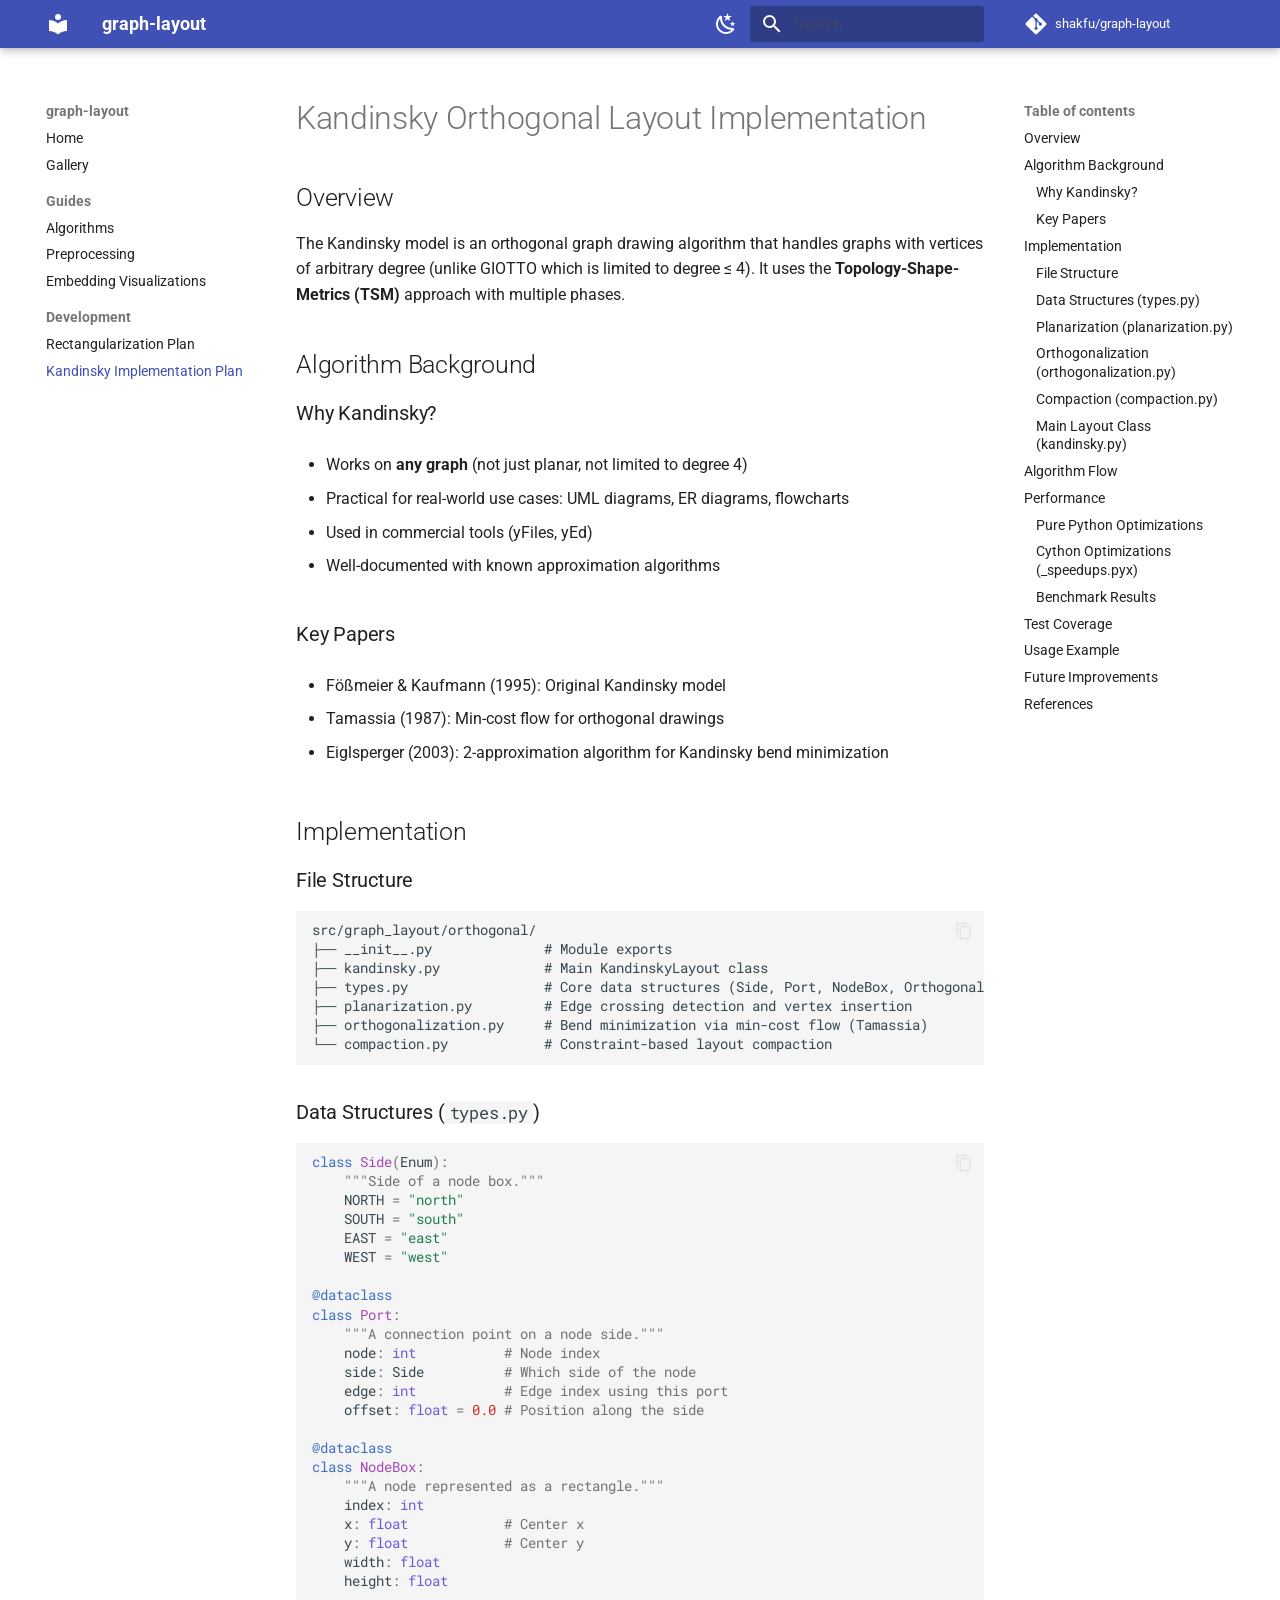
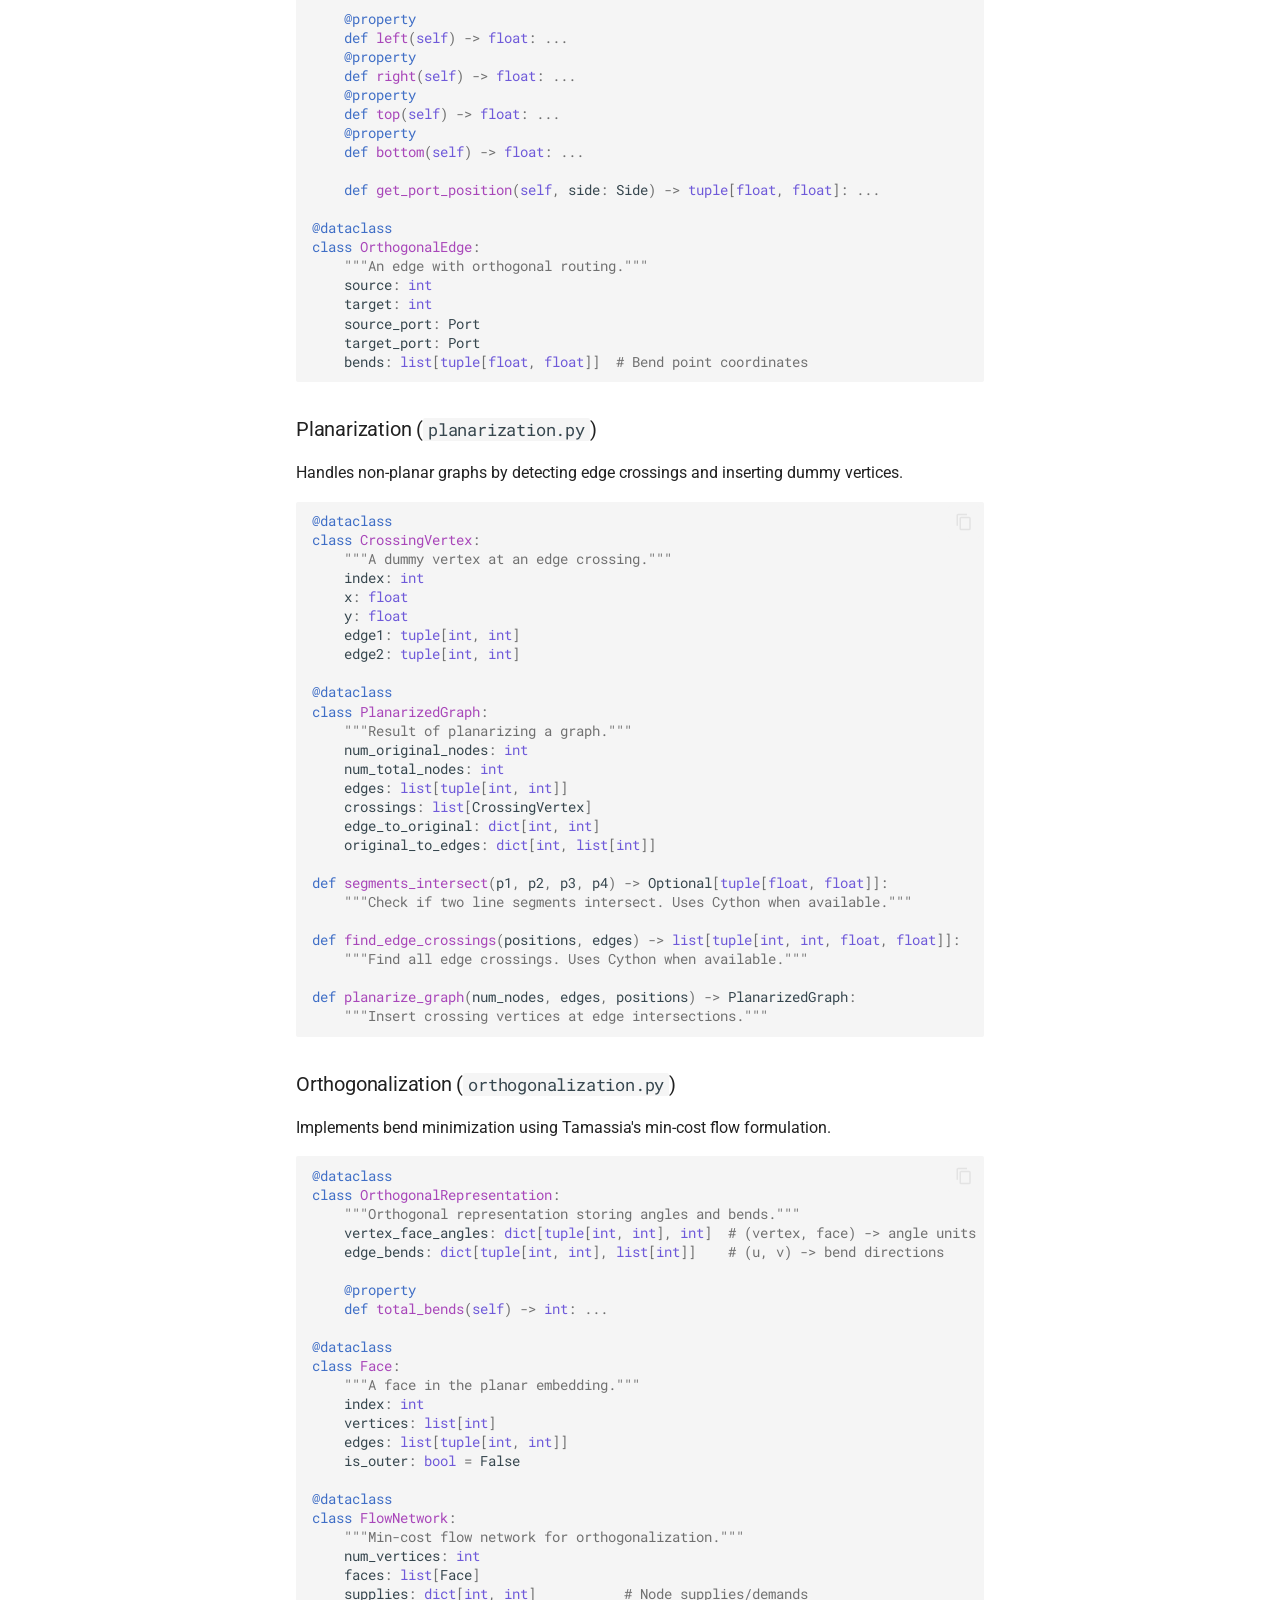
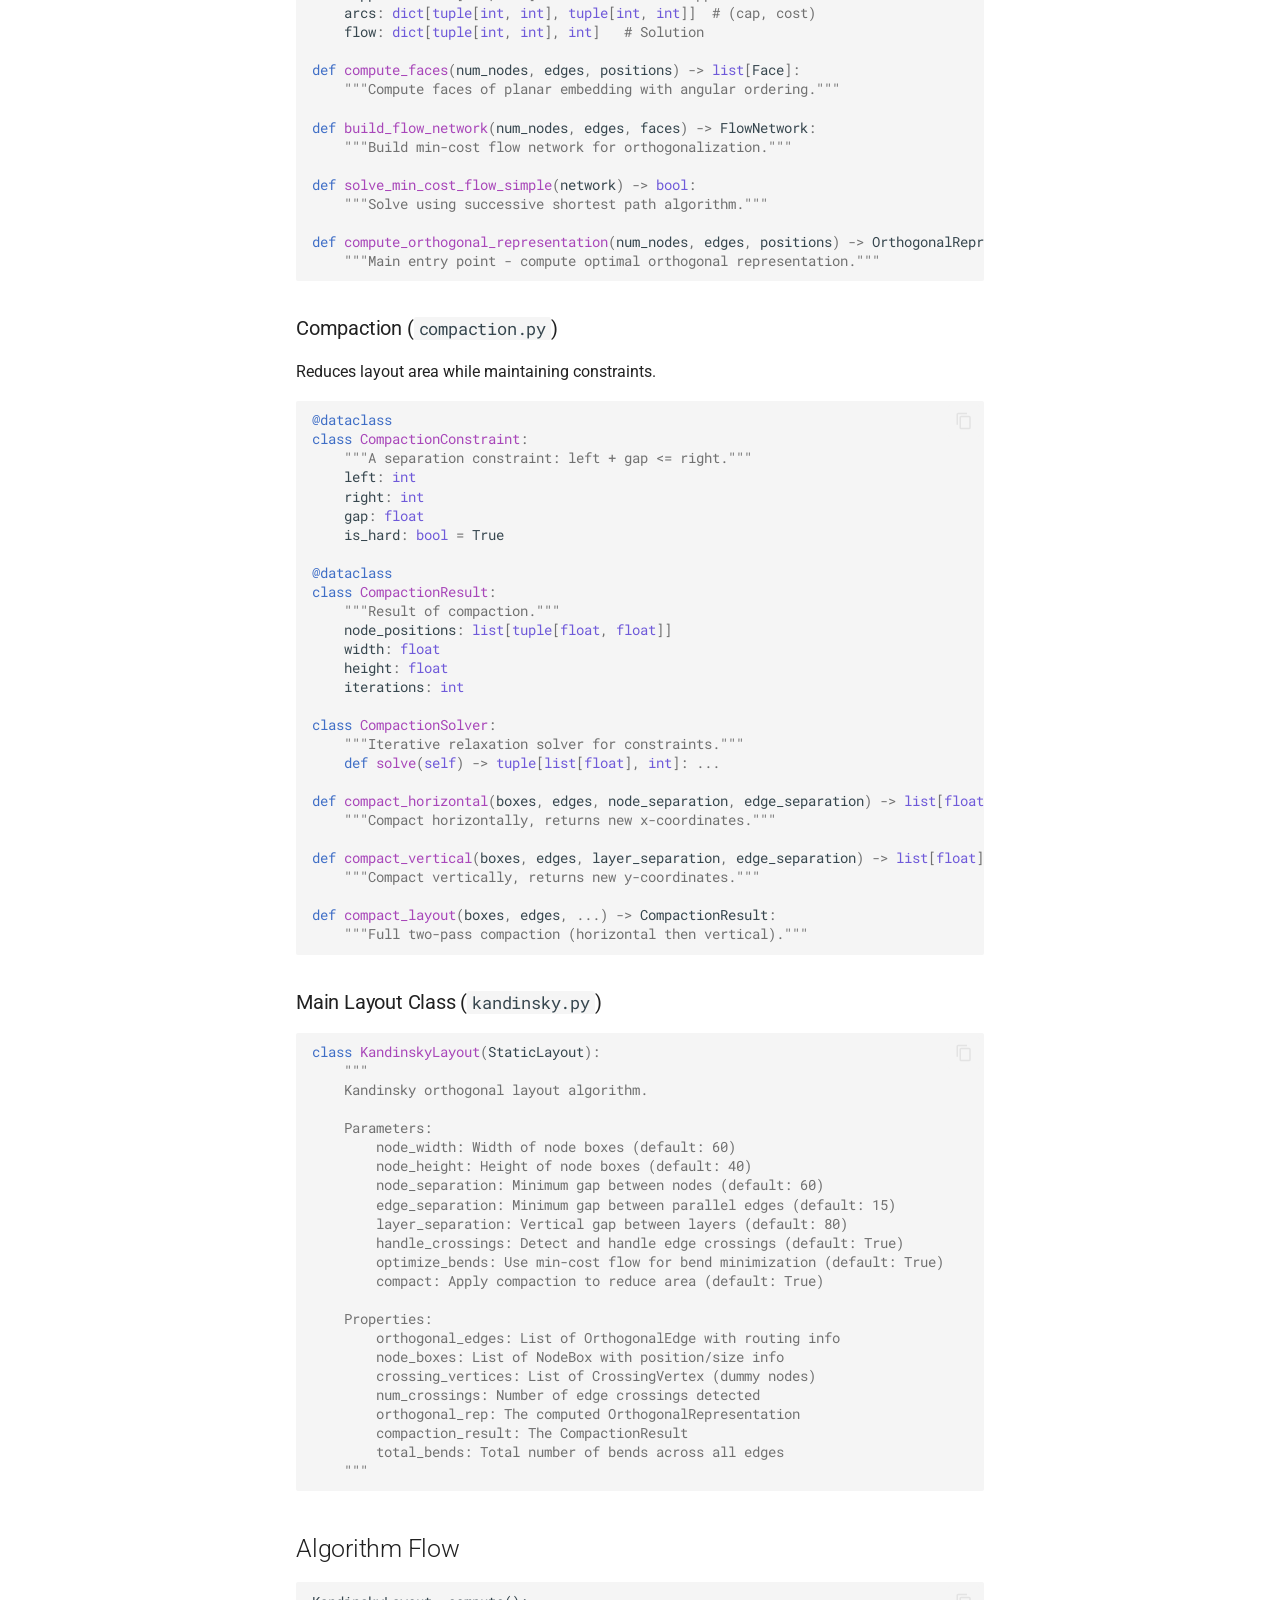
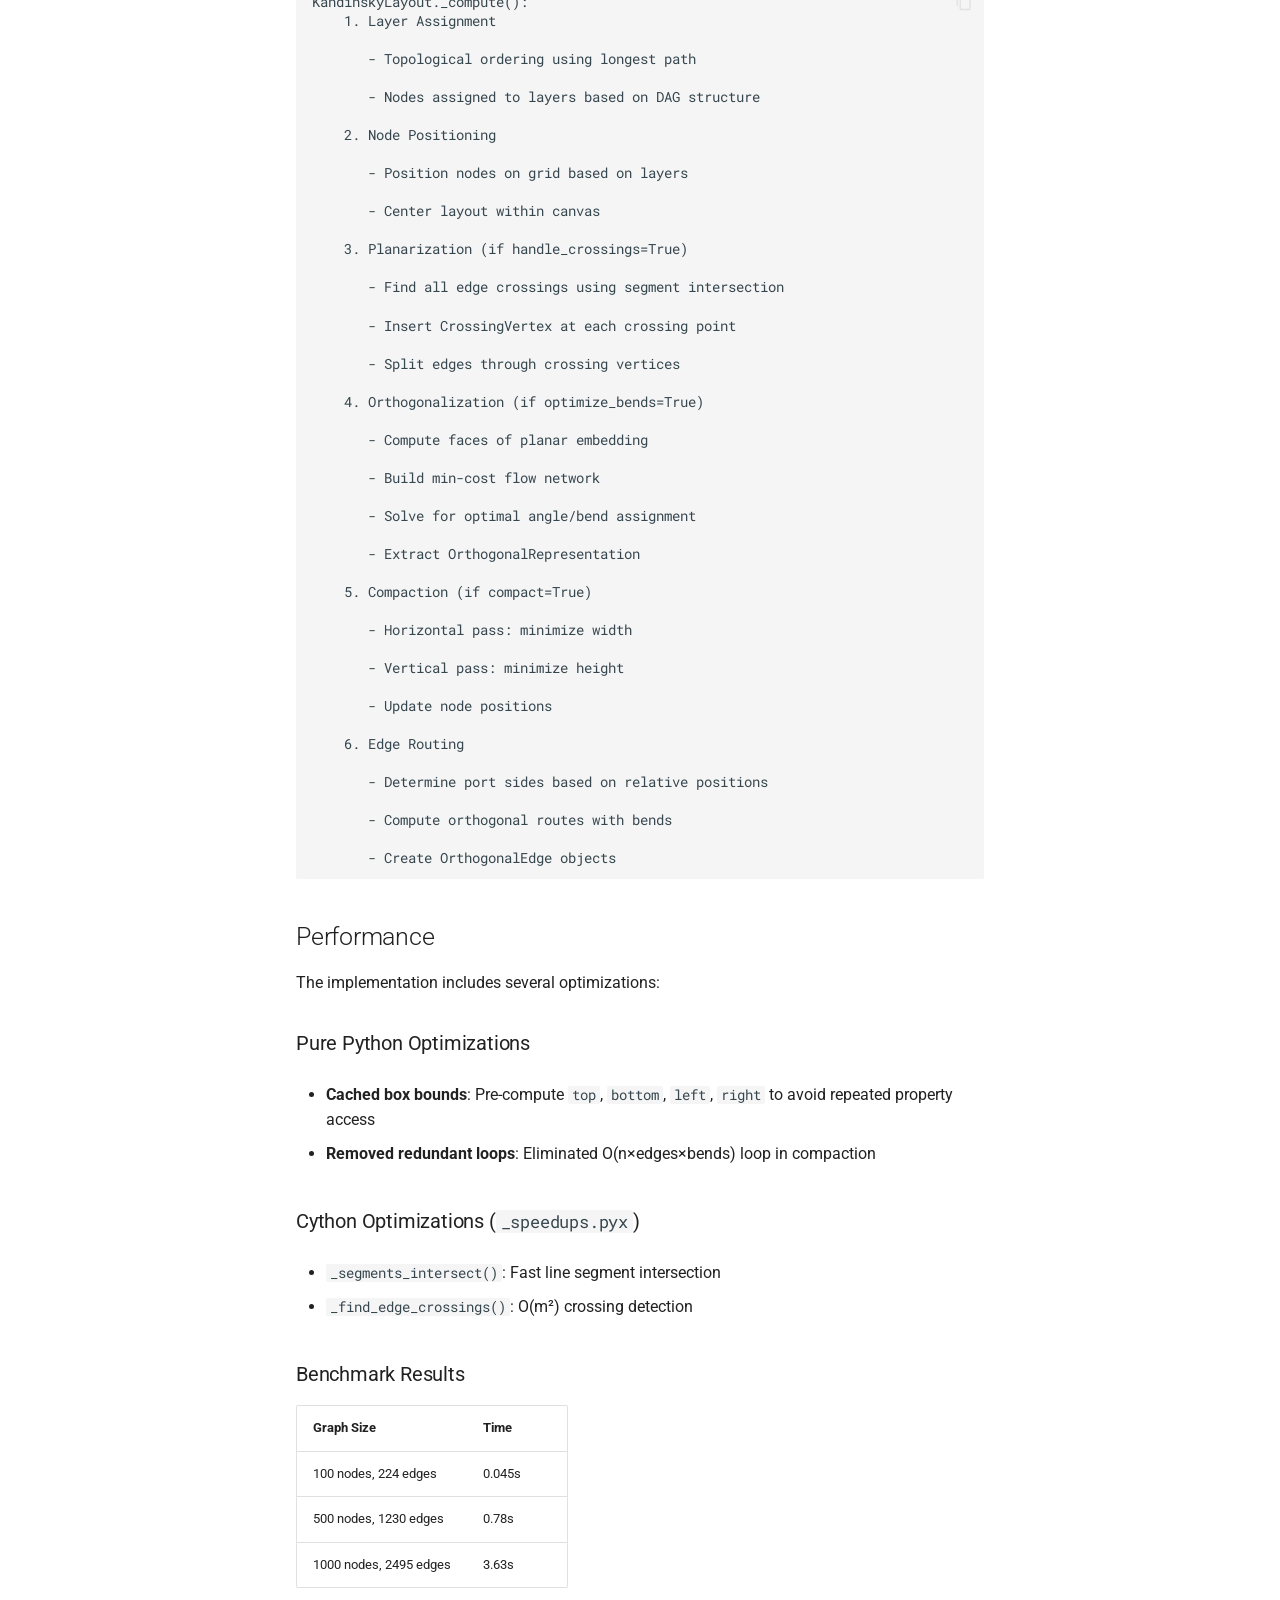
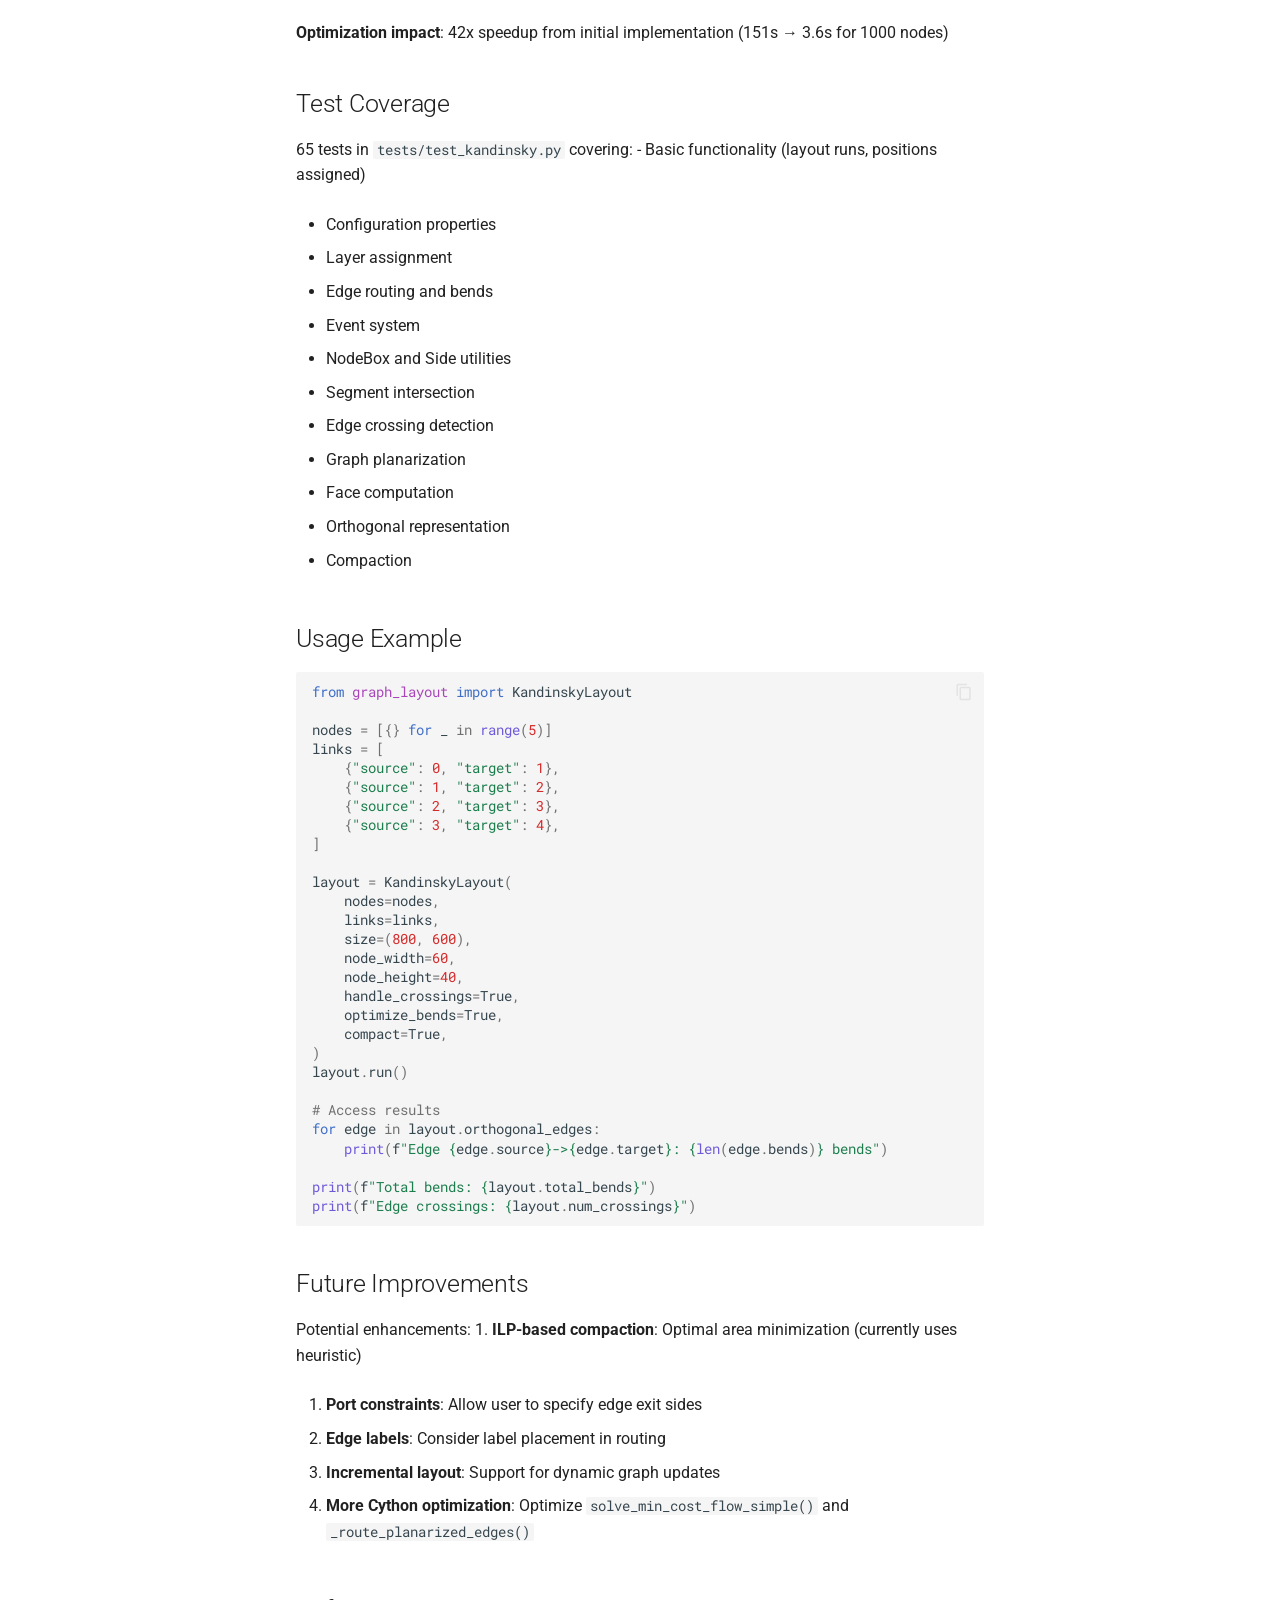
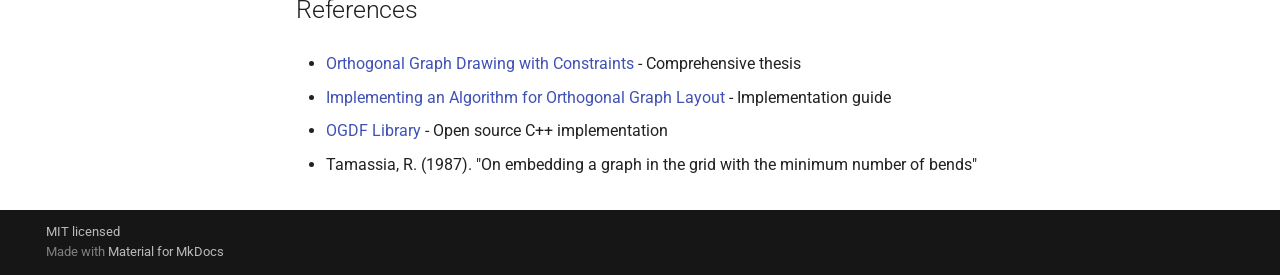
<file: kandinsky-implementation-plan/index.html>
<!doctype html>
<html lang="en" class="no-js">
  <head>
    
      <meta charset="utf-8">
      <meta name="viewport" content="width=device-width,initial-scale=1">
      
        <meta name="description" content="A collection of graph layout algorithms in Python">
      
      
      
        <link rel="canonical" href="https://shakfu.github.io/graph-layout/kandinsky-implementation-plan/">
      
      
        <link rel="prev" href="../rectangularization-plan/">
      
      
      
        
      
      
      <link rel="icon" href="../assets/images/favicon.png">
      <meta name="generator" content="mkdocs-1.6.1, mkdocs-material-9.7.7">
    
    
      
        <title>Kandinsky Implementation Plan - graph-layout</title>
      
    
    
      <link rel="stylesheet" href="../assets/stylesheets/main.ec1eaa64.min.css">
      
        
        <link rel="stylesheet" href="../assets/stylesheets/palette.ab4e12ef.min.css">
      
      


    
    
      
    
    
      
        
        
        <link rel="preconnect" href="https://fonts.gstatic.com" crossorigin>
        <link rel="stylesheet" href="https://fonts.googleapis.com/css?family=Roboto:300,300i,400,400i,700,700i%7CRoboto+Mono:400,400i,700,700i&display=fallback">
        <style>:root{--md-text-font:"Roboto";--md-code-font:"Roboto Mono"}</style>
      
    
    
      <link rel="stylesheet" href="../stylesheets/extra.css">
    
    <script>__md_scope=new URL("..",location),__md_hash=e=>[...e].reduce(((e,_)=>(e<<5)-e+_.charCodeAt(0)),0),__md_get=(e,_=localStorage,t=__md_scope)=>JSON.parse(_.getItem(t.pathname+"."+e)),__md_set=(e,_,t=localStorage,a=__md_scope)=>{try{t.setItem(a.pathname+"."+e,JSON.stringify(_))}catch(e){}}</script>
    
      

    
    
  </head>
  
  
    
    
      
    
    
    
    
    <body dir="ltr" data-md-color-scheme="default" data-md-color-primary="indigo" data-md-color-accent="indigo">
  
    
    <input class="md-toggle" data-md-toggle="drawer" type="checkbox" id="__drawer" autocomplete="off">
    <input class="md-toggle" data-md-toggle="search" type="checkbox" id="__search" autocomplete="off">
    <label class="md-overlay" for="__drawer"></label>
    <div data-md-component="skip">
      
        
        <a href="#kandinsky-orthogonal-layout-implementation" class="md-skip">
          Skip to content
        </a>
      
    </div>
    <div data-md-component="announce">
      
    </div>
    
    
      

  

<header class="md-header md-header--shadow" data-md-component="header">
  <nav class="md-header__inner md-grid" aria-label="Header">
    <a href=".." title="graph-layout" class="md-header__button md-logo" aria-label="graph-layout" data-md-component="logo">
      
  
  <svg xmlns="http://www.w3.org/2000/svg" viewBox="0 0 24 24"><path d="M12 8a3 3 0 0 0 3-3 3 3 0 0 0-3-3 3 3 0 0 0-3 3 3 3 0 0 0 3 3m0 3.54C9.64 9.35 6.5 8 3 8v11c3.5 0 6.64 1.35 9 3.54 2.36-2.19 5.5-3.54 9-3.54V8c-3.5 0-6.64 1.35-9 3.54"/></svg>

    </a>
    <label class="md-header__button md-icon" for="__drawer">
      
      <svg xmlns="http://www.w3.org/2000/svg" viewBox="0 0 24 24"><path d="M3 6h18v2H3zm0 5h18v2H3zm0 5h18v2H3z"/></svg>
    </label>
    <div class="md-header__title" data-md-component="header-title">
      <div class="md-header__ellipsis">
        <div class="md-header__topic">
          <span class="md-ellipsis">
            graph-layout
          </span>
        </div>
        <div class="md-header__topic" data-md-component="header-topic">
          <span class="md-ellipsis">
            
              Kandinsky Implementation Plan
            
          </span>
        </div>
      </div>
    </div>
    
      
        <form class="md-header__option" data-md-component="palette">
  
    
    
    
    <input class="md-option" data-md-color-media="(prefers-color-scheme: light)" data-md-color-scheme="default" data-md-color-primary="indigo" data-md-color-accent="indigo"  aria-label="Switch to dark mode"  type="radio" name="__palette" id="__palette_0">
    
      <label class="md-header__button md-icon" title="Switch to dark mode" for="__palette_1" hidden>
        <svg xmlns="http://www.w3.org/2000/svg" viewBox="0 0 24 24"><path d="m17.75 4.09-2.53 1.94.91 3.06-2.63-1.81-2.63 1.81.91-3.06-2.53-1.94L12.44 4l1.06-3 1.06 3zm3.5 6.91-1.64 1.25.59 1.98-1.7-1.17-1.7 1.17.59-1.98L15.75 11l2.06-.05L18.5 9l.69 1.95zm-2.28 4.95c.83-.08 1.72 1.1 1.19 1.85-.32.45-.66.87-1.08 1.27C15.17 23 8.84 23 4.94 19.07c-3.91-3.9-3.91-10.24 0-14.14.4-.4.82-.76 1.27-1.08.75-.53 1.93.36 1.85 1.19-.27 2.86.69 5.83 2.89 8.02a9.96 9.96 0 0 0 8.02 2.89m-1.64 2.02a12.08 12.08 0 0 1-7.8-3.47c-2.17-2.19-3.33-5-3.49-7.82-2.81 3.14-2.7 7.96.31 10.98 3.02 3.01 7.84 3.12 10.98.31"/></svg>
      </label>
    
  
    
    
    
    <input class="md-option" data-md-color-media="(prefers-color-scheme: dark)" data-md-color-scheme="slate" data-md-color-primary="indigo" data-md-color-accent="indigo"  aria-label="Switch to light mode"  type="radio" name="__palette" id="__palette_1">
    
      <label class="md-header__button md-icon" title="Switch to light mode" for="__palette_0" hidden>
        <svg xmlns="http://www.w3.org/2000/svg" viewBox="0 0 24 24"><path d="M12 7a5 5 0 0 1 5 5 5 5 0 0 1-5 5 5 5 0 0 1-5-5 5 5 0 0 1 5-5m0 2a3 3 0 0 0-3 3 3 3 0 0 0 3 3 3 3 0 0 0 3-3 3 3 0 0 0-3-3m0-7 2.39 3.42C13.65 5.15 12.84 5 12 5s-1.65.15-2.39.42zM3.34 7l4.16-.35A7.2 7.2 0 0 0 5.94 8.5c-.44.74-.69 1.5-.83 2.29zm.02 10 1.76-3.77a7.131 7.131 0 0 0 2.38 4.14zM20.65 7l-1.77 3.79a7.02 7.02 0 0 0-2.38-4.15zm-.01 10-4.14.36c.59-.51 1.12-1.14 1.54-1.86.42-.73.69-1.5.83-2.29zM12 22l-2.41-3.44c.74.27 1.55.44 2.41.44.82 0 1.63-.17 2.37-.44z"/></svg>
      </label>
    
  
</form>
      
    
    
      <script>var palette=__md_get("__palette");if(palette&&palette.color){if("(prefers-color-scheme)"===palette.color.media){var media=matchMedia("(prefers-color-scheme: light)"),input=document.querySelector(media.matches?"[data-md-color-media='(prefers-color-scheme: light)']":"[data-md-color-media='(prefers-color-scheme: dark)']");palette.color.media=input.getAttribute("data-md-color-media"),palette.color.scheme=input.getAttribute("data-md-color-scheme"),palette.color.primary=input.getAttribute("data-md-color-primary"),palette.color.accent=input.getAttribute("data-md-color-accent")}for(var[key,value]of Object.entries(palette.color))document.body.setAttribute("data-md-color-"+key,value)}</script>
    
    
    
      
      
        <label class="md-header__button md-icon" for="__search">
          
          <svg xmlns="http://www.w3.org/2000/svg" viewBox="0 0 24 24"><path d="M9.5 3A6.5 6.5 0 0 1 16 9.5c0 1.61-.59 3.09-1.56 4.23l.27.27h.79l5 5-1.5 1.5-5-5v-.79l-.27-.27A6.52 6.52 0 0 1 9.5 16 6.5 6.5 0 0 1 3 9.5 6.5 6.5 0 0 1 9.5 3m0 2C7 5 5 7 5 9.5S7 14 9.5 14 14 12 14 9.5 12 5 9.5 5"/></svg>
        </label>
        <div class="md-search" data-md-component="search" role="dialog">
  <label class="md-search__overlay" for="__search"></label>
  <div class="md-search__inner" role="search">
    <form class="md-search__form" name="search">
      <input type="text" class="md-search__input" name="query" aria-label="Search" placeholder="Search" autocapitalize="off" autocorrect="off" autocomplete="off" spellcheck="false" data-md-component="search-query" required>
      <label class="md-search__icon md-icon" for="__search">
        
        <svg xmlns="http://www.w3.org/2000/svg" viewBox="0 0 24 24"><path d="M9.5 3A6.5 6.5 0 0 1 16 9.5c0 1.61-.59 3.09-1.56 4.23l.27.27h.79l5 5-1.5 1.5-5-5v-.79l-.27-.27A6.52 6.52 0 0 1 9.5 16 6.5 6.5 0 0 1 3 9.5 6.5 6.5 0 0 1 9.5 3m0 2C7 5 5 7 5 9.5S7 14 9.5 14 14 12 14 9.5 12 5 9.5 5"/></svg>
        
        <svg xmlns="http://www.w3.org/2000/svg" viewBox="0 0 24 24"><path d="M20 11v2H8l5.5 5.5-1.42 1.42L4.16 12l7.92-7.92L13.5 5.5 8 11z"/></svg>
      </label>
      <nav class="md-search__options" aria-label="Search">
        
        <button type="reset" class="md-search__icon md-icon" title="Clear" aria-label="Clear" tabindex="-1">
          
          <svg xmlns="http://www.w3.org/2000/svg" viewBox="0 0 24 24"><path d="M19 6.41 17.59 5 12 10.59 6.41 5 5 6.41 10.59 12 5 17.59 6.41 19 12 13.41 17.59 19 19 17.59 13.41 12z"/></svg>
        </button>
      </nav>
      
    </form>
    <div class="md-search__output">
      <div class="md-search__scrollwrap" tabindex="0" data-md-scrollfix>
        <div class="md-search-result" data-md-component="search-result">
          <div class="md-search-result__meta">
            Initializing search
          </div>
          <ol class="md-search-result__list" role="presentation"></ol>
        </div>
      </div>
    </div>
  </div>
</div>
      
    
    
      <div class="md-header__source">
        <a href="https://github.com/shakfu/graph-layout" title="Go to repository" class="md-source" data-md-component="source">
  <div class="md-source__icon md-icon">
    
    <svg xmlns="http://www.w3.org/2000/svg" viewBox="0 0 448 512"><!--! Font Awesome Free 7.1.0 by @fontawesome - https://fontawesome.com License - https://fontawesome.com/license/free (Icons: CC BY 4.0, Fonts: SIL OFL 1.1, Code: MIT License) Copyright 2025 Fonticons, Inc.--><path d="M439.6 236.1 244 40.5c-5.4-5.5-12.8-8.5-20.4-8.5s-15 3-20.4 8.4L162.5 81l51.5 51.5c27.1-9.1 52.7 16.8 43.4 43.7l49.7 49.7c34.2-11.8 61.2 31 35.5 56.7-26.5 26.5-70.2-2.9-56-37.3L240.3 199v121.9c25.3 12.5 22.3 41.8 9.1 55-6.4 6.4-15.2 10.1-24.3 10.1s-17.8-3.6-24.3-10.1c-17.6-17.6-11.1-46.9 11.2-56v-123c-20.8-8.5-24.6-30.7-18.6-45L142.6 101 8.5 235.1C3 240.6 0 247.9 0 255.5s3 15 8.5 20.4l195.6 195.7c5.4 5.4 12.7 8.4 20.4 8.4s15-3 20.4-8.4l194.7-194.7c5.4-5.4 8.4-12.8 8.4-20.4s-3-15-8.4-20.4"/></svg>
  </div>
  <div class="md-source__repository">
    shakfu/graph-layout
  </div>
</a>
      </div>
    
  </nav>
  
</header>
    
    <div class="md-container" data-md-component="container">
      
      
        
          
        
      
      <main class="md-main" data-md-component="main">
        <div class="md-main__inner md-grid">
          
            
              
              <div class="md-sidebar md-sidebar--primary" data-md-component="sidebar" data-md-type="navigation" >
                <div class="md-sidebar__scrollwrap">
                  <div class="md-sidebar__inner">
                    



<nav class="md-nav md-nav--primary" aria-label="Navigation" data-md-level="0">
  <label class="md-nav__title" for="__drawer">
    <a href=".." title="graph-layout" class="md-nav__button md-logo" aria-label="graph-layout" data-md-component="logo">
      
  
  <svg xmlns="http://www.w3.org/2000/svg" viewBox="0 0 24 24"><path d="M12 8a3 3 0 0 0 3-3 3 3 0 0 0-3-3 3 3 0 0 0-3 3 3 3 0 0 0 3 3m0 3.54C9.64 9.35 6.5 8 3 8v11c3.5 0 6.64 1.35 9 3.54 2.36-2.19 5.5-3.54 9-3.54V8c-3.5 0-6.64 1.35-9 3.54"/></svg>

    </a>
    graph-layout
  </label>
  
    <div class="md-nav__source">
      <a href="https://github.com/shakfu/graph-layout" title="Go to repository" class="md-source" data-md-component="source">
  <div class="md-source__icon md-icon">
    
    <svg xmlns="http://www.w3.org/2000/svg" viewBox="0 0 448 512"><!--! Font Awesome Free 7.1.0 by @fontawesome - https://fontawesome.com License - https://fontawesome.com/license/free (Icons: CC BY 4.0, Fonts: SIL OFL 1.1, Code: MIT License) Copyright 2025 Fonticons, Inc.--><path d="M439.6 236.1 244 40.5c-5.4-5.5-12.8-8.5-20.4-8.5s-15 3-20.4 8.4L162.5 81l51.5 51.5c27.1-9.1 52.7 16.8 43.4 43.7l49.7 49.7c34.2-11.8 61.2 31 35.5 56.7-26.5 26.5-70.2-2.9-56-37.3L240.3 199v121.9c25.3 12.5 22.3 41.8 9.1 55-6.4 6.4-15.2 10.1-24.3 10.1s-17.8-3.6-24.3-10.1c-17.6-17.6-11.1-46.9 11.2-56v-123c-20.8-8.5-24.6-30.7-18.6-45L142.6 101 8.5 235.1C3 240.6 0 247.9 0 255.5s3 15 8.5 20.4l195.6 195.7c5.4 5.4 12.7 8.4 20.4 8.4s15-3 20.4-8.4l194.7-194.7c5.4-5.4 8.4-12.8 8.4-20.4s-3-15-8.4-20.4"/></svg>
  </div>
  <div class="md-source__repository">
    shakfu/graph-layout
  </div>
</a>
    </div>
  
  <ul class="md-nav__list" data-md-scrollfix>
    
      
      
  
  
  
  
    <li class="md-nav__item">
      <a href=".." class="md-nav__link">
        
  
  
  <span class="md-ellipsis">
    
  
    Home
  

    
  </span>
  
  

      </a>
    </li>
  

    
      
      
  
  
  
  
    <li class="md-nav__item">
      <a href="../gallery/" class="md-nav__link">
        
  
  
  <span class="md-ellipsis">
    
  
    Gallery
  

    
  </span>
  
  

      </a>
    </li>
  

    
      
      
  
  
  
  
    
    
    
    
      
        
        
      
    
    
    <li class="md-nav__item md-nav__item--section md-nav__item--nested">
      
        
        
        <input class="md-nav__toggle md-toggle " type="checkbox" id="__nav_3" >
        
          
          <label class="md-nav__link" for="__nav_3" id="__nav_3_label" tabindex="">
            
  
  
  <span class="md-ellipsis">
    
  
    Guides
  

    
  </span>
  
  

            <span class="md-nav__icon md-icon"></span>
          </label>
        
        <nav class="md-nav" data-md-level="1" aria-labelledby="__nav_3_label" aria-expanded="false">
          <label class="md-nav__title" for="__nav_3">
            <span class="md-nav__icon md-icon"></span>
            
  
    Guides
  

          </label>
          <ul class="md-nav__list" data-md-scrollfix>
            
              
                
  
  
  
  
    <li class="md-nav__item">
      <a href="../algorithms-guide/" class="md-nav__link">
        
  
  
  <span class="md-ellipsis">
    
  
    Algorithms
  

    
  </span>
  
  

      </a>
    </li>
  

              
            
              
                
  
  
  
  
    <li class="md-nav__item">
      <a href="../preprocessing-guide/" class="md-nav__link">
        
  
  
  <span class="md-ellipsis">
    
  
    Preprocessing
  

    
  </span>
  
  

      </a>
    </li>
  

              
            
              
                
  
  
  
  
    <li class="md-nav__item">
      <a href="../embedding-visualizations/" class="md-nav__link">
        
  
  
  <span class="md-ellipsis">
    
  
    Embedding Visualizations
  

    
  </span>
  
  

      </a>
    </li>
  

              
            
          </ul>
        </nav>
      
    </li>
  

    
      
      
  
  
    
  
  
  
    
    
    
    
      
        
        
      
    
    
    <li class="md-nav__item md-nav__item--active md-nav__item--section md-nav__item--nested">
      
        
        
        <input class="md-nav__toggle md-toggle " type="checkbox" id="__nav_4" checked>
        
          
          <label class="md-nav__link" for="__nav_4" id="__nav_4_label" tabindex="">
            
  
  
  <span class="md-ellipsis">
    
  
    Development
  

    
  </span>
  
  

            <span class="md-nav__icon md-icon"></span>
          </label>
        
        <nav class="md-nav" data-md-level="1" aria-labelledby="__nav_4_label" aria-expanded="true">
          <label class="md-nav__title" for="__nav_4">
            <span class="md-nav__icon md-icon"></span>
            
  
    Development
  

          </label>
          <ul class="md-nav__list" data-md-scrollfix>
            
              
                
  
  
  
  
    <li class="md-nav__item">
      <a href="../rectangularization-plan/" class="md-nav__link">
        
  
  
  <span class="md-ellipsis">
    
  
    Rectangularization Plan
  

    
  </span>
  
  

      </a>
    </li>
  

              
            
              
                
  
  
    
  
  
  
    <li class="md-nav__item md-nav__item--active">
      
      <input class="md-nav__toggle md-toggle" type="checkbox" id="__toc">
      
      
        
      
      
        <label class="md-nav__link md-nav__link--active" for="__toc">
          
  
  
  <span class="md-ellipsis">
    
  
    Kandinsky Implementation Plan
  

    
  </span>
  
  

          <span class="md-nav__icon md-icon"></span>
        </label>
      
      <a href="./" class="md-nav__link md-nav__link--active">
        
  
  
  <span class="md-ellipsis">
    
  
    Kandinsky Implementation Plan
  

    
  </span>
  
  

      </a>
      
        

<nav class="md-nav md-nav--secondary" aria-label="Table of contents">
  
  
  
    
  
  
    <label class="md-nav__title" for="__toc">
      <span class="md-nav__icon md-icon"></span>
      Table of contents
    </label>
    <ul class="md-nav__list" data-md-component="toc" data-md-scrollfix>
      
        <li class="md-nav__item">
  <a href="#overview" class="md-nav__link">
    <span class="md-ellipsis">
      
        Overview
      
    </span>
  </a>
  
</li>
      
        <li class="md-nav__item">
  <a href="#algorithm-background" class="md-nav__link">
    <span class="md-ellipsis">
      
        Algorithm Background
      
    </span>
  </a>
  
    <nav class="md-nav" aria-label="Algorithm Background">
      <ul class="md-nav__list">
        
          <li class="md-nav__item">
  <a href="#why-kandinsky" class="md-nav__link">
    <span class="md-ellipsis">
      
        Why Kandinsky?
      
    </span>
  </a>
  
</li>
        
          <li class="md-nav__item">
  <a href="#key-papers" class="md-nav__link">
    <span class="md-ellipsis">
      
        Key Papers
      
    </span>
  </a>
  
</li>
        
      </ul>
    </nav>
  
</li>
      
        <li class="md-nav__item">
  <a href="#implementation" class="md-nav__link">
    <span class="md-ellipsis">
      
        Implementation
      
    </span>
  </a>
  
    <nav class="md-nav" aria-label="Implementation">
      <ul class="md-nav__list">
        
          <li class="md-nav__item">
  <a href="#file-structure" class="md-nav__link">
    <span class="md-ellipsis">
      
        File Structure
      
    </span>
  </a>
  
</li>
        
          <li class="md-nav__item">
  <a href="#data-structures-typespy" class="md-nav__link">
    <span class="md-ellipsis">
      
        Data Structures (types.py)
      
    </span>
  </a>
  
</li>
        
          <li class="md-nav__item">
  <a href="#planarization-planarizationpy" class="md-nav__link">
    <span class="md-ellipsis">
      
        Planarization (planarization.py)
      
    </span>
  </a>
  
</li>
        
          <li class="md-nav__item">
  <a href="#orthogonalization-orthogonalizationpy" class="md-nav__link">
    <span class="md-ellipsis">
      
        Orthogonalization (orthogonalization.py)
      
    </span>
  </a>
  
</li>
        
          <li class="md-nav__item">
  <a href="#compaction-compactionpy" class="md-nav__link">
    <span class="md-ellipsis">
      
        Compaction (compaction.py)
      
    </span>
  </a>
  
</li>
        
          <li class="md-nav__item">
  <a href="#main-layout-class-kandinskypy" class="md-nav__link">
    <span class="md-ellipsis">
      
        Main Layout Class (kandinsky.py)
      
    </span>
  </a>
  
</li>
        
      </ul>
    </nav>
  
</li>
      
        <li class="md-nav__item">
  <a href="#algorithm-flow" class="md-nav__link">
    <span class="md-ellipsis">
      
        Algorithm Flow
      
    </span>
  </a>
  
</li>
      
        <li class="md-nav__item">
  <a href="#performance" class="md-nav__link">
    <span class="md-ellipsis">
      
        Performance
      
    </span>
  </a>
  
    <nav class="md-nav" aria-label="Performance">
      <ul class="md-nav__list">
        
          <li class="md-nav__item">
  <a href="#pure-python-optimizations" class="md-nav__link">
    <span class="md-ellipsis">
      
        Pure Python Optimizations
      
    </span>
  </a>
  
</li>
        
          <li class="md-nav__item">
  <a href="#cython-optimizations-_speedupspyx" class="md-nav__link">
    <span class="md-ellipsis">
      
        Cython Optimizations (_speedups.pyx)
      
    </span>
  </a>
  
</li>
        
          <li class="md-nav__item">
  <a href="#benchmark-results" class="md-nav__link">
    <span class="md-ellipsis">
      
        Benchmark Results
      
    </span>
  </a>
  
</li>
        
      </ul>
    </nav>
  
</li>
      
        <li class="md-nav__item">
  <a href="#test-coverage" class="md-nav__link">
    <span class="md-ellipsis">
      
        Test Coverage
      
    </span>
  </a>
  
</li>
      
        <li class="md-nav__item">
  <a href="#usage-example" class="md-nav__link">
    <span class="md-ellipsis">
      
        Usage Example
      
    </span>
  </a>
  
</li>
      
        <li class="md-nav__item">
  <a href="#future-improvements" class="md-nav__link">
    <span class="md-ellipsis">
      
        Future Improvements
      
    </span>
  </a>
  
</li>
      
        <li class="md-nav__item">
  <a href="#references" class="md-nav__link">
    <span class="md-ellipsis">
      
        References
      
    </span>
  </a>
  
</li>
      
    </ul>
  
</nav>
      
    </li>
  

              
            
          </ul>
        </nav>
      
    </li>
  

    
  </ul>
</nav>
                  </div>
                </div>
              </div>
            
            
              
              <div class="md-sidebar md-sidebar--secondary" data-md-component="sidebar" data-md-type="toc" >
                <div class="md-sidebar__scrollwrap">
                  <div class="md-sidebar__inner">
                    

<nav class="md-nav md-nav--secondary" aria-label="Table of contents">
  
  
  
    
  
  
    <label class="md-nav__title" for="__toc">
      <span class="md-nav__icon md-icon"></span>
      Table of contents
    </label>
    <ul class="md-nav__list" data-md-component="toc" data-md-scrollfix>
      
        <li class="md-nav__item">
  <a href="#overview" class="md-nav__link">
    <span class="md-ellipsis">
      
        Overview
      
    </span>
  </a>
  
</li>
      
        <li class="md-nav__item">
  <a href="#algorithm-background" class="md-nav__link">
    <span class="md-ellipsis">
      
        Algorithm Background
      
    </span>
  </a>
  
    <nav class="md-nav" aria-label="Algorithm Background">
      <ul class="md-nav__list">
        
          <li class="md-nav__item">
  <a href="#why-kandinsky" class="md-nav__link">
    <span class="md-ellipsis">
      
        Why Kandinsky?
      
    </span>
  </a>
  
</li>
        
          <li class="md-nav__item">
  <a href="#key-papers" class="md-nav__link">
    <span class="md-ellipsis">
      
        Key Papers
      
    </span>
  </a>
  
</li>
        
      </ul>
    </nav>
  
</li>
      
        <li class="md-nav__item">
  <a href="#implementation" class="md-nav__link">
    <span class="md-ellipsis">
      
        Implementation
      
    </span>
  </a>
  
    <nav class="md-nav" aria-label="Implementation">
      <ul class="md-nav__list">
        
          <li class="md-nav__item">
  <a href="#file-structure" class="md-nav__link">
    <span class="md-ellipsis">
      
        File Structure
      
    </span>
  </a>
  
</li>
        
          <li class="md-nav__item">
  <a href="#data-structures-typespy" class="md-nav__link">
    <span class="md-ellipsis">
      
        Data Structures (types.py)
      
    </span>
  </a>
  
</li>
        
          <li class="md-nav__item">
  <a href="#planarization-planarizationpy" class="md-nav__link">
    <span class="md-ellipsis">
      
        Planarization (planarization.py)
      
    </span>
  </a>
  
</li>
        
          <li class="md-nav__item">
  <a href="#orthogonalization-orthogonalizationpy" class="md-nav__link">
    <span class="md-ellipsis">
      
        Orthogonalization (orthogonalization.py)
      
    </span>
  </a>
  
</li>
        
          <li class="md-nav__item">
  <a href="#compaction-compactionpy" class="md-nav__link">
    <span class="md-ellipsis">
      
        Compaction (compaction.py)
      
    </span>
  </a>
  
</li>
        
          <li class="md-nav__item">
  <a href="#main-layout-class-kandinskypy" class="md-nav__link">
    <span class="md-ellipsis">
      
        Main Layout Class (kandinsky.py)
      
    </span>
  </a>
  
</li>
        
      </ul>
    </nav>
  
</li>
      
        <li class="md-nav__item">
  <a href="#algorithm-flow" class="md-nav__link">
    <span class="md-ellipsis">
      
        Algorithm Flow
      
    </span>
  </a>
  
</li>
      
        <li class="md-nav__item">
  <a href="#performance" class="md-nav__link">
    <span class="md-ellipsis">
      
        Performance
      
    </span>
  </a>
  
    <nav class="md-nav" aria-label="Performance">
      <ul class="md-nav__list">
        
          <li class="md-nav__item">
  <a href="#pure-python-optimizations" class="md-nav__link">
    <span class="md-ellipsis">
      
        Pure Python Optimizations
      
    </span>
  </a>
  
</li>
        
          <li class="md-nav__item">
  <a href="#cython-optimizations-_speedupspyx" class="md-nav__link">
    <span class="md-ellipsis">
      
        Cython Optimizations (_speedups.pyx)
      
    </span>
  </a>
  
</li>
        
          <li class="md-nav__item">
  <a href="#benchmark-results" class="md-nav__link">
    <span class="md-ellipsis">
      
        Benchmark Results
      
    </span>
  </a>
  
</li>
        
      </ul>
    </nav>
  
</li>
      
        <li class="md-nav__item">
  <a href="#test-coverage" class="md-nav__link">
    <span class="md-ellipsis">
      
        Test Coverage
      
    </span>
  </a>
  
</li>
      
        <li class="md-nav__item">
  <a href="#usage-example" class="md-nav__link">
    <span class="md-ellipsis">
      
        Usage Example
      
    </span>
  </a>
  
</li>
      
        <li class="md-nav__item">
  <a href="#future-improvements" class="md-nav__link">
    <span class="md-ellipsis">
      
        Future Improvements
      
    </span>
  </a>
  
</li>
      
        <li class="md-nav__item">
  <a href="#references" class="md-nav__link">
    <span class="md-ellipsis">
      
        References
      
    </span>
  </a>
  
</li>
      
    </ul>
  
</nav>
                  </div>
                </div>
              </div>
            
          
          
            <div class="md-content" data-md-component="content">
              
              <article class="md-content__inner md-typeset">
                
                  


  
  


<h1 id="kandinsky-orthogonal-layout-implementation">Kandinsky Orthogonal Layout Implementation<a class="headerlink" href="#kandinsky-orthogonal-layout-implementation" title="Permanent link">&para;</a></h1>
<h2 id="overview">Overview<a class="headerlink" href="#overview" title="Permanent link">&para;</a></h2>
<p>The Kandinsky model is an orthogonal graph drawing algorithm that handles graphs with vertices of arbitrary degree (unlike GIOTTO which is limited to degree ≤ 4). It uses the <strong>Topology-Shape-Metrics (TSM)</strong> approach with multiple phases.</p>
<h2 id="algorithm-background">Algorithm Background<a class="headerlink" href="#algorithm-background" title="Permanent link">&para;</a></h2>
<h3 id="why-kandinsky">Why Kandinsky?<a class="headerlink" href="#why-kandinsky" title="Permanent link">&para;</a></h3>
<ul>
<li>
<p>Works on <strong>any graph</strong> (not just planar, not limited to degree 4)</p>
</li>
<li>
<p>Practical for real-world use cases: UML diagrams, ER diagrams, flowcharts</p>
</li>
<li>
<p>Used in commercial tools (yFiles, yEd)</p>
</li>
<li>
<p>Well-documented with known approximation algorithms</p>
</li>
</ul>
<h3 id="key-papers">Key Papers<a class="headerlink" href="#key-papers" title="Permanent link">&para;</a></h3>
<ul>
<li>
<p>Fößmeier &amp; Kaufmann (1995): Original Kandinsky model</p>
</li>
<li>
<p>Tamassia (1987): Min-cost flow for orthogonal drawings</p>
</li>
<li>
<p>Eiglsperger (2003): 2-approximation algorithm for Kandinsky bend minimization</p>
</li>
</ul>
<h2 id="implementation">Implementation<a class="headerlink" href="#implementation" title="Permanent link">&para;</a></h2>
<h3 id="file-structure">File Structure<a class="headerlink" href="#file-structure" title="Permanent link">&para;</a></h3>
<div class="highlight"><pre><span></span><code><a id="__codelineno-0-1" name="__codelineno-0-1" href="#__codelineno-0-1"></a>src/graph_layout/orthogonal/
<a id="__codelineno-0-2" name="__codelineno-0-2" href="#__codelineno-0-2"></a>├── __init__.py              # Module exports
<a id="__codelineno-0-3" name="__codelineno-0-3" href="#__codelineno-0-3"></a>├── kandinsky.py             # Main KandinskyLayout class
<a id="__codelineno-0-4" name="__codelineno-0-4" href="#__codelineno-0-4"></a>├── types.py                 # Core data structures (Side, Port, NodeBox, OrthogonalEdge)
<a id="__codelineno-0-5" name="__codelineno-0-5" href="#__codelineno-0-5"></a>├── planarization.py         # Edge crossing detection and vertex insertion
<a id="__codelineno-0-6" name="__codelineno-0-6" href="#__codelineno-0-6"></a>├── orthogonalization.py     # Bend minimization via min-cost flow (Tamassia)
<a id="__codelineno-0-7" name="__codelineno-0-7" href="#__codelineno-0-7"></a>└── compaction.py            # Constraint-based layout compaction
</code></pre></div>
<h3 id="data-structures-typespy">Data Structures (<code>types.py</code>)<a class="headerlink" href="#data-structures-typespy" title="Permanent link">&para;</a></h3>
<div class="highlight"><pre><span></span><code><a id="__codelineno-1-1" name="__codelineno-1-1" href="#__codelineno-1-1"></a><span class="k">class</span><span class="w"> </span><span class="nc">Side</span><span class="p">(</span><span class="n">Enum</span><span class="p">):</span>
<a id="__codelineno-1-2" name="__codelineno-1-2" href="#__codelineno-1-2"></a><span class="w">    </span><span class="sd">&quot;&quot;&quot;Side of a node box.&quot;&quot;&quot;</span>
<a id="__codelineno-1-3" name="__codelineno-1-3" href="#__codelineno-1-3"></a>    <span class="n">NORTH</span> <span class="o">=</span> <span class="s2">&quot;north&quot;</span>
<a id="__codelineno-1-4" name="__codelineno-1-4" href="#__codelineno-1-4"></a>    <span class="n">SOUTH</span> <span class="o">=</span> <span class="s2">&quot;south&quot;</span>
<a id="__codelineno-1-5" name="__codelineno-1-5" href="#__codelineno-1-5"></a>    <span class="n">EAST</span> <span class="o">=</span> <span class="s2">&quot;east&quot;</span>
<a id="__codelineno-1-6" name="__codelineno-1-6" href="#__codelineno-1-6"></a>    <span class="n">WEST</span> <span class="o">=</span> <span class="s2">&quot;west&quot;</span>
<a id="__codelineno-1-7" name="__codelineno-1-7" href="#__codelineno-1-7"></a>
<a id="__codelineno-1-8" name="__codelineno-1-8" href="#__codelineno-1-8"></a><span class="nd">@dataclass</span>
<a id="__codelineno-1-9" name="__codelineno-1-9" href="#__codelineno-1-9"></a><span class="k">class</span><span class="w"> </span><span class="nc">Port</span><span class="p">:</span>
<a id="__codelineno-1-10" name="__codelineno-1-10" href="#__codelineno-1-10"></a><span class="w">    </span><span class="sd">&quot;&quot;&quot;A connection point on a node side.&quot;&quot;&quot;</span>
<a id="__codelineno-1-11" name="__codelineno-1-11" href="#__codelineno-1-11"></a>    <span class="n">node</span><span class="p">:</span> <span class="nb">int</span>           <span class="c1"># Node index</span>
<a id="__codelineno-1-12" name="__codelineno-1-12" href="#__codelineno-1-12"></a>    <span class="n">side</span><span class="p">:</span> <span class="n">Side</span>          <span class="c1"># Which side of the node</span>
<a id="__codelineno-1-13" name="__codelineno-1-13" href="#__codelineno-1-13"></a>    <span class="n">edge</span><span class="p">:</span> <span class="nb">int</span>           <span class="c1"># Edge index using this port</span>
<a id="__codelineno-1-14" name="__codelineno-1-14" href="#__codelineno-1-14"></a>    <span class="n">offset</span><span class="p">:</span> <span class="nb">float</span> <span class="o">=</span> <span class="mf">0.0</span> <span class="c1"># Position along the side</span>
<a id="__codelineno-1-15" name="__codelineno-1-15" href="#__codelineno-1-15"></a>
<a id="__codelineno-1-16" name="__codelineno-1-16" href="#__codelineno-1-16"></a><span class="nd">@dataclass</span>
<a id="__codelineno-1-17" name="__codelineno-1-17" href="#__codelineno-1-17"></a><span class="k">class</span><span class="w"> </span><span class="nc">NodeBox</span><span class="p">:</span>
<a id="__codelineno-1-18" name="__codelineno-1-18" href="#__codelineno-1-18"></a><span class="w">    </span><span class="sd">&quot;&quot;&quot;A node represented as a rectangle.&quot;&quot;&quot;</span>
<a id="__codelineno-1-19" name="__codelineno-1-19" href="#__codelineno-1-19"></a>    <span class="n">index</span><span class="p">:</span> <span class="nb">int</span>
<a id="__codelineno-1-20" name="__codelineno-1-20" href="#__codelineno-1-20"></a>    <span class="n">x</span><span class="p">:</span> <span class="nb">float</span>            <span class="c1"># Center x</span>
<a id="__codelineno-1-21" name="__codelineno-1-21" href="#__codelineno-1-21"></a>    <span class="n">y</span><span class="p">:</span> <span class="nb">float</span>            <span class="c1"># Center y</span>
<a id="__codelineno-1-22" name="__codelineno-1-22" href="#__codelineno-1-22"></a>    <span class="n">width</span><span class="p">:</span> <span class="nb">float</span>
<a id="__codelineno-1-23" name="__codelineno-1-23" href="#__codelineno-1-23"></a>    <span class="n">height</span><span class="p">:</span> <span class="nb">float</span>
<a id="__codelineno-1-24" name="__codelineno-1-24" href="#__codelineno-1-24"></a>
<a id="__codelineno-1-25" name="__codelineno-1-25" href="#__codelineno-1-25"></a>    <span class="nd">@property</span>
<a id="__codelineno-1-26" name="__codelineno-1-26" href="#__codelineno-1-26"></a>    <span class="k">def</span><span class="w"> </span><span class="nf">left</span><span class="p">(</span><span class="bp">self</span><span class="p">)</span> <span class="o">-&gt;</span> <span class="nb">float</span><span class="p">:</span> <span class="o">...</span>
<a id="__codelineno-1-27" name="__codelineno-1-27" href="#__codelineno-1-27"></a>    <span class="nd">@property</span>
<a id="__codelineno-1-28" name="__codelineno-1-28" href="#__codelineno-1-28"></a>    <span class="k">def</span><span class="w"> </span><span class="nf">right</span><span class="p">(</span><span class="bp">self</span><span class="p">)</span> <span class="o">-&gt;</span> <span class="nb">float</span><span class="p">:</span> <span class="o">...</span>
<a id="__codelineno-1-29" name="__codelineno-1-29" href="#__codelineno-1-29"></a>    <span class="nd">@property</span>
<a id="__codelineno-1-30" name="__codelineno-1-30" href="#__codelineno-1-30"></a>    <span class="k">def</span><span class="w"> </span><span class="nf">top</span><span class="p">(</span><span class="bp">self</span><span class="p">)</span> <span class="o">-&gt;</span> <span class="nb">float</span><span class="p">:</span> <span class="o">...</span>
<a id="__codelineno-1-31" name="__codelineno-1-31" href="#__codelineno-1-31"></a>    <span class="nd">@property</span>
<a id="__codelineno-1-32" name="__codelineno-1-32" href="#__codelineno-1-32"></a>    <span class="k">def</span><span class="w"> </span><span class="nf">bottom</span><span class="p">(</span><span class="bp">self</span><span class="p">)</span> <span class="o">-&gt;</span> <span class="nb">float</span><span class="p">:</span> <span class="o">...</span>
<a id="__codelineno-1-33" name="__codelineno-1-33" href="#__codelineno-1-33"></a>
<a id="__codelineno-1-34" name="__codelineno-1-34" href="#__codelineno-1-34"></a>    <span class="k">def</span><span class="w"> </span><span class="nf">get_port_position</span><span class="p">(</span><span class="bp">self</span><span class="p">,</span> <span class="n">side</span><span class="p">:</span> <span class="n">Side</span><span class="p">)</span> <span class="o">-&gt;</span> <span class="nb">tuple</span><span class="p">[</span><span class="nb">float</span><span class="p">,</span> <span class="nb">float</span><span class="p">]:</span> <span class="o">...</span>
<a id="__codelineno-1-35" name="__codelineno-1-35" href="#__codelineno-1-35"></a>
<a id="__codelineno-1-36" name="__codelineno-1-36" href="#__codelineno-1-36"></a><span class="nd">@dataclass</span>
<a id="__codelineno-1-37" name="__codelineno-1-37" href="#__codelineno-1-37"></a><span class="k">class</span><span class="w"> </span><span class="nc">OrthogonalEdge</span><span class="p">:</span>
<a id="__codelineno-1-38" name="__codelineno-1-38" href="#__codelineno-1-38"></a><span class="w">    </span><span class="sd">&quot;&quot;&quot;An edge with orthogonal routing.&quot;&quot;&quot;</span>
<a id="__codelineno-1-39" name="__codelineno-1-39" href="#__codelineno-1-39"></a>    <span class="n">source</span><span class="p">:</span> <span class="nb">int</span>
<a id="__codelineno-1-40" name="__codelineno-1-40" href="#__codelineno-1-40"></a>    <span class="n">target</span><span class="p">:</span> <span class="nb">int</span>
<a id="__codelineno-1-41" name="__codelineno-1-41" href="#__codelineno-1-41"></a>    <span class="n">source_port</span><span class="p">:</span> <span class="n">Port</span>
<a id="__codelineno-1-42" name="__codelineno-1-42" href="#__codelineno-1-42"></a>    <span class="n">target_port</span><span class="p">:</span> <span class="n">Port</span>
<a id="__codelineno-1-43" name="__codelineno-1-43" href="#__codelineno-1-43"></a>    <span class="n">bends</span><span class="p">:</span> <span class="nb">list</span><span class="p">[</span><span class="nb">tuple</span><span class="p">[</span><span class="nb">float</span><span class="p">,</span> <span class="nb">float</span><span class="p">]]</span>  <span class="c1"># Bend point coordinates</span>
</code></pre></div>
<h3 id="planarization-planarizationpy">Planarization (<code>planarization.py</code>)<a class="headerlink" href="#planarization-planarizationpy" title="Permanent link">&para;</a></h3>
<p>Handles non-planar graphs by detecting edge crossings and inserting dummy vertices.</p>
<div class="highlight"><pre><span></span><code><a id="__codelineno-2-1" name="__codelineno-2-1" href="#__codelineno-2-1"></a><span class="nd">@dataclass</span>
<a id="__codelineno-2-2" name="__codelineno-2-2" href="#__codelineno-2-2"></a><span class="k">class</span><span class="w"> </span><span class="nc">CrossingVertex</span><span class="p">:</span>
<a id="__codelineno-2-3" name="__codelineno-2-3" href="#__codelineno-2-3"></a><span class="w">    </span><span class="sd">&quot;&quot;&quot;A dummy vertex at an edge crossing.&quot;&quot;&quot;</span>
<a id="__codelineno-2-4" name="__codelineno-2-4" href="#__codelineno-2-4"></a>    <span class="n">index</span><span class="p">:</span> <span class="nb">int</span>
<a id="__codelineno-2-5" name="__codelineno-2-5" href="#__codelineno-2-5"></a>    <span class="n">x</span><span class="p">:</span> <span class="nb">float</span>
<a id="__codelineno-2-6" name="__codelineno-2-6" href="#__codelineno-2-6"></a>    <span class="n">y</span><span class="p">:</span> <span class="nb">float</span>
<a id="__codelineno-2-7" name="__codelineno-2-7" href="#__codelineno-2-7"></a>    <span class="n">edge1</span><span class="p">:</span> <span class="nb">tuple</span><span class="p">[</span><span class="nb">int</span><span class="p">,</span> <span class="nb">int</span><span class="p">]</span>
<a id="__codelineno-2-8" name="__codelineno-2-8" href="#__codelineno-2-8"></a>    <span class="n">edge2</span><span class="p">:</span> <span class="nb">tuple</span><span class="p">[</span><span class="nb">int</span><span class="p">,</span> <span class="nb">int</span><span class="p">]</span>
<a id="__codelineno-2-9" name="__codelineno-2-9" href="#__codelineno-2-9"></a>
<a id="__codelineno-2-10" name="__codelineno-2-10" href="#__codelineno-2-10"></a><span class="nd">@dataclass</span>
<a id="__codelineno-2-11" name="__codelineno-2-11" href="#__codelineno-2-11"></a><span class="k">class</span><span class="w"> </span><span class="nc">PlanarizedGraph</span><span class="p">:</span>
<a id="__codelineno-2-12" name="__codelineno-2-12" href="#__codelineno-2-12"></a><span class="w">    </span><span class="sd">&quot;&quot;&quot;Result of planarizing a graph.&quot;&quot;&quot;</span>
<a id="__codelineno-2-13" name="__codelineno-2-13" href="#__codelineno-2-13"></a>    <span class="n">num_original_nodes</span><span class="p">:</span> <span class="nb">int</span>
<a id="__codelineno-2-14" name="__codelineno-2-14" href="#__codelineno-2-14"></a>    <span class="n">num_total_nodes</span><span class="p">:</span> <span class="nb">int</span>
<a id="__codelineno-2-15" name="__codelineno-2-15" href="#__codelineno-2-15"></a>    <span class="n">edges</span><span class="p">:</span> <span class="nb">list</span><span class="p">[</span><span class="nb">tuple</span><span class="p">[</span><span class="nb">int</span><span class="p">,</span> <span class="nb">int</span><span class="p">]]</span>
<a id="__codelineno-2-16" name="__codelineno-2-16" href="#__codelineno-2-16"></a>    <span class="n">crossings</span><span class="p">:</span> <span class="nb">list</span><span class="p">[</span><span class="n">CrossingVertex</span><span class="p">]</span>
<a id="__codelineno-2-17" name="__codelineno-2-17" href="#__codelineno-2-17"></a>    <span class="n">edge_to_original</span><span class="p">:</span> <span class="nb">dict</span><span class="p">[</span><span class="nb">int</span><span class="p">,</span> <span class="nb">int</span><span class="p">]</span>
<a id="__codelineno-2-18" name="__codelineno-2-18" href="#__codelineno-2-18"></a>    <span class="n">original_to_edges</span><span class="p">:</span> <span class="nb">dict</span><span class="p">[</span><span class="nb">int</span><span class="p">,</span> <span class="nb">list</span><span class="p">[</span><span class="nb">int</span><span class="p">]]</span>
<a id="__codelineno-2-19" name="__codelineno-2-19" href="#__codelineno-2-19"></a>
<a id="__codelineno-2-20" name="__codelineno-2-20" href="#__codelineno-2-20"></a><span class="k">def</span><span class="w"> </span><span class="nf">segments_intersect</span><span class="p">(</span><span class="n">p1</span><span class="p">,</span> <span class="n">p2</span><span class="p">,</span> <span class="n">p3</span><span class="p">,</span> <span class="n">p4</span><span class="p">)</span> <span class="o">-&gt;</span> <span class="n">Optional</span><span class="p">[</span><span class="nb">tuple</span><span class="p">[</span><span class="nb">float</span><span class="p">,</span> <span class="nb">float</span><span class="p">]]:</span>
<a id="__codelineno-2-21" name="__codelineno-2-21" href="#__codelineno-2-21"></a><span class="w">    </span><span class="sd">&quot;&quot;&quot;Check if two line segments intersect. Uses Cython when available.&quot;&quot;&quot;</span>
<a id="__codelineno-2-22" name="__codelineno-2-22" href="#__codelineno-2-22"></a>
<a id="__codelineno-2-23" name="__codelineno-2-23" href="#__codelineno-2-23"></a><span class="k">def</span><span class="w"> </span><span class="nf">find_edge_crossings</span><span class="p">(</span><span class="n">positions</span><span class="p">,</span> <span class="n">edges</span><span class="p">)</span> <span class="o">-&gt;</span> <span class="nb">list</span><span class="p">[</span><span class="nb">tuple</span><span class="p">[</span><span class="nb">int</span><span class="p">,</span> <span class="nb">int</span><span class="p">,</span> <span class="nb">float</span><span class="p">,</span> <span class="nb">float</span><span class="p">]]:</span>
<a id="__codelineno-2-24" name="__codelineno-2-24" href="#__codelineno-2-24"></a><span class="w">    </span><span class="sd">&quot;&quot;&quot;Find all edge crossings. Uses Cython when available.&quot;&quot;&quot;</span>
<a id="__codelineno-2-25" name="__codelineno-2-25" href="#__codelineno-2-25"></a>
<a id="__codelineno-2-26" name="__codelineno-2-26" href="#__codelineno-2-26"></a><span class="k">def</span><span class="w"> </span><span class="nf">planarize_graph</span><span class="p">(</span><span class="n">num_nodes</span><span class="p">,</span> <span class="n">edges</span><span class="p">,</span> <span class="n">positions</span><span class="p">)</span> <span class="o">-&gt;</span> <span class="n">PlanarizedGraph</span><span class="p">:</span>
<a id="__codelineno-2-27" name="__codelineno-2-27" href="#__codelineno-2-27"></a><span class="w">    </span><span class="sd">&quot;&quot;&quot;Insert crossing vertices at edge intersections.&quot;&quot;&quot;</span>
</code></pre></div>
<h3 id="orthogonalization-orthogonalizationpy">Orthogonalization (<code>orthogonalization.py</code>)<a class="headerlink" href="#orthogonalization-orthogonalizationpy" title="Permanent link">&para;</a></h3>
<p>Implements bend minimization using Tamassia's min-cost flow formulation.</p>
<div class="highlight"><pre><span></span><code><a id="__codelineno-3-1" name="__codelineno-3-1" href="#__codelineno-3-1"></a><span class="nd">@dataclass</span>
<a id="__codelineno-3-2" name="__codelineno-3-2" href="#__codelineno-3-2"></a><span class="k">class</span><span class="w"> </span><span class="nc">OrthogonalRepresentation</span><span class="p">:</span>
<a id="__codelineno-3-3" name="__codelineno-3-3" href="#__codelineno-3-3"></a><span class="w">    </span><span class="sd">&quot;&quot;&quot;Orthogonal representation storing angles and bends.&quot;&quot;&quot;</span>
<a id="__codelineno-3-4" name="__codelineno-3-4" href="#__codelineno-3-4"></a>    <span class="n">vertex_face_angles</span><span class="p">:</span> <span class="nb">dict</span><span class="p">[</span><span class="nb">tuple</span><span class="p">[</span><span class="nb">int</span><span class="p">,</span> <span class="nb">int</span><span class="p">],</span> <span class="nb">int</span><span class="p">]</span>  <span class="c1"># (vertex, face) -&gt; angle units</span>
<a id="__codelineno-3-5" name="__codelineno-3-5" href="#__codelineno-3-5"></a>    <span class="n">edge_bends</span><span class="p">:</span> <span class="nb">dict</span><span class="p">[</span><span class="nb">tuple</span><span class="p">[</span><span class="nb">int</span><span class="p">,</span> <span class="nb">int</span><span class="p">],</span> <span class="nb">list</span><span class="p">[</span><span class="nb">int</span><span class="p">]]</span>    <span class="c1"># (u, v) -&gt; bend directions</span>
<a id="__codelineno-3-6" name="__codelineno-3-6" href="#__codelineno-3-6"></a>
<a id="__codelineno-3-7" name="__codelineno-3-7" href="#__codelineno-3-7"></a>    <span class="nd">@property</span>
<a id="__codelineno-3-8" name="__codelineno-3-8" href="#__codelineno-3-8"></a>    <span class="k">def</span><span class="w"> </span><span class="nf">total_bends</span><span class="p">(</span><span class="bp">self</span><span class="p">)</span> <span class="o">-&gt;</span> <span class="nb">int</span><span class="p">:</span> <span class="o">...</span>
<a id="__codelineno-3-9" name="__codelineno-3-9" href="#__codelineno-3-9"></a>
<a id="__codelineno-3-10" name="__codelineno-3-10" href="#__codelineno-3-10"></a><span class="nd">@dataclass</span>
<a id="__codelineno-3-11" name="__codelineno-3-11" href="#__codelineno-3-11"></a><span class="k">class</span><span class="w"> </span><span class="nc">Face</span><span class="p">:</span>
<a id="__codelineno-3-12" name="__codelineno-3-12" href="#__codelineno-3-12"></a><span class="w">    </span><span class="sd">&quot;&quot;&quot;A face in the planar embedding.&quot;&quot;&quot;</span>
<a id="__codelineno-3-13" name="__codelineno-3-13" href="#__codelineno-3-13"></a>    <span class="n">index</span><span class="p">:</span> <span class="nb">int</span>
<a id="__codelineno-3-14" name="__codelineno-3-14" href="#__codelineno-3-14"></a>    <span class="n">vertices</span><span class="p">:</span> <span class="nb">list</span><span class="p">[</span><span class="nb">int</span><span class="p">]</span>
<a id="__codelineno-3-15" name="__codelineno-3-15" href="#__codelineno-3-15"></a>    <span class="n">edges</span><span class="p">:</span> <span class="nb">list</span><span class="p">[</span><span class="nb">tuple</span><span class="p">[</span><span class="nb">int</span><span class="p">,</span> <span class="nb">int</span><span class="p">]]</span>
<a id="__codelineno-3-16" name="__codelineno-3-16" href="#__codelineno-3-16"></a>    <span class="n">is_outer</span><span class="p">:</span> <span class="nb">bool</span> <span class="o">=</span> <span class="kc">False</span>
<a id="__codelineno-3-17" name="__codelineno-3-17" href="#__codelineno-3-17"></a>
<a id="__codelineno-3-18" name="__codelineno-3-18" href="#__codelineno-3-18"></a><span class="nd">@dataclass</span>
<a id="__codelineno-3-19" name="__codelineno-3-19" href="#__codelineno-3-19"></a><span class="k">class</span><span class="w"> </span><span class="nc">FlowNetwork</span><span class="p">:</span>
<a id="__codelineno-3-20" name="__codelineno-3-20" href="#__codelineno-3-20"></a><span class="w">    </span><span class="sd">&quot;&quot;&quot;Min-cost flow network for orthogonalization.&quot;&quot;&quot;</span>
<a id="__codelineno-3-21" name="__codelineno-3-21" href="#__codelineno-3-21"></a>    <span class="n">num_vertices</span><span class="p">:</span> <span class="nb">int</span>
<a id="__codelineno-3-22" name="__codelineno-3-22" href="#__codelineno-3-22"></a>    <span class="n">faces</span><span class="p">:</span> <span class="nb">list</span><span class="p">[</span><span class="n">Face</span><span class="p">]</span>
<a id="__codelineno-3-23" name="__codelineno-3-23" href="#__codelineno-3-23"></a>    <span class="n">supplies</span><span class="p">:</span> <span class="nb">dict</span><span class="p">[</span><span class="nb">int</span><span class="p">,</span> <span class="nb">int</span><span class="p">]</span>           <span class="c1"># Node supplies/demands</span>
<a id="__codelineno-3-24" name="__codelineno-3-24" href="#__codelineno-3-24"></a>    <span class="n">arcs</span><span class="p">:</span> <span class="nb">dict</span><span class="p">[</span><span class="nb">tuple</span><span class="p">[</span><span class="nb">int</span><span class="p">,</span> <span class="nb">int</span><span class="p">],</span> <span class="nb">tuple</span><span class="p">[</span><span class="nb">int</span><span class="p">,</span> <span class="nb">int</span><span class="p">]]</span>  <span class="c1"># (cap, cost)</span>
<a id="__codelineno-3-25" name="__codelineno-3-25" href="#__codelineno-3-25"></a>    <span class="n">flow</span><span class="p">:</span> <span class="nb">dict</span><span class="p">[</span><span class="nb">tuple</span><span class="p">[</span><span class="nb">int</span><span class="p">,</span> <span class="nb">int</span><span class="p">],</span> <span class="nb">int</span><span class="p">]</span>   <span class="c1"># Solution</span>
<a id="__codelineno-3-26" name="__codelineno-3-26" href="#__codelineno-3-26"></a>
<a id="__codelineno-3-27" name="__codelineno-3-27" href="#__codelineno-3-27"></a><span class="k">def</span><span class="w"> </span><span class="nf">compute_faces</span><span class="p">(</span><span class="n">num_nodes</span><span class="p">,</span> <span class="n">edges</span><span class="p">,</span> <span class="n">positions</span><span class="p">)</span> <span class="o">-&gt;</span> <span class="nb">list</span><span class="p">[</span><span class="n">Face</span><span class="p">]:</span>
<a id="__codelineno-3-28" name="__codelineno-3-28" href="#__codelineno-3-28"></a><span class="w">    </span><span class="sd">&quot;&quot;&quot;Compute faces of planar embedding with angular ordering.&quot;&quot;&quot;</span>
<a id="__codelineno-3-29" name="__codelineno-3-29" href="#__codelineno-3-29"></a>
<a id="__codelineno-3-30" name="__codelineno-3-30" href="#__codelineno-3-30"></a><span class="k">def</span><span class="w"> </span><span class="nf">build_flow_network</span><span class="p">(</span><span class="n">num_nodes</span><span class="p">,</span> <span class="n">edges</span><span class="p">,</span> <span class="n">faces</span><span class="p">)</span> <span class="o">-&gt;</span> <span class="n">FlowNetwork</span><span class="p">:</span>
<a id="__codelineno-3-31" name="__codelineno-3-31" href="#__codelineno-3-31"></a><span class="w">    </span><span class="sd">&quot;&quot;&quot;Build min-cost flow network for orthogonalization.&quot;&quot;&quot;</span>
<a id="__codelineno-3-32" name="__codelineno-3-32" href="#__codelineno-3-32"></a>
<a id="__codelineno-3-33" name="__codelineno-3-33" href="#__codelineno-3-33"></a><span class="k">def</span><span class="w"> </span><span class="nf">solve_min_cost_flow_simple</span><span class="p">(</span><span class="n">network</span><span class="p">)</span> <span class="o">-&gt;</span> <span class="nb">bool</span><span class="p">:</span>
<a id="__codelineno-3-34" name="__codelineno-3-34" href="#__codelineno-3-34"></a><span class="w">    </span><span class="sd">&quot;&quot;&quot;Solve using successive shortest path algorithm.&quot;&quot;&quot;</span>
<a id="__codelineno-3-35" name="__codelineno-3-35" href="#__codelineno-3-35"></a>
<a id="__codelineno-3-36" name="__codelineno-3-36" href="#__codelineno-3-36"></a><span class="k">def</span><span class="w"> </span><span class="nf">compute_orthogonal_representation</span><span class="p">(</span><span class="n">num_nodes</span><span class="p">,</span> <span class="n">edges</span><span class="p">,</span> <span class="n">positions</span><span class="p">)</span> <span class="o">-&gt;</span> <span class="n">OrthogonalRepresentation</span><span class="p">:</span>
<a id="__codelineno-3-37" name="__codelineno-3-37" href="#__codelineno-3-37"></a><span class="w">    </span><span class="sd">&quot;&quot;&quot;Main entry point - compute optimal orthogonal representation.&quot;&quot;&quot;</span>
</code></pre></div>
<h3 id="compaction-compactionpy">Compaction (<code>compaction.py</code>)<a class="headerlink" href="#compaction-compactionpy" title="Permanent link">&para;</a></h3>
<p>Reduces layout area while maintaining constraints.</p>
<div class="highlight"><pre><span></span><code><a id="__codelineno-4-1" name="__codelineno-4-1" href="#__codelineno-4-1"></a><span class="nd">@dataclass</span>
<a id="__codelineno-4-2" name="__codelineno-4-2" href="#__codelineno-4-2"></a><span class="k">class</span><span class="w"> </span><span class="nc">CompactionConstraint</span><span class="p">:</span>
<a id="__codelineno-4-3" name="__codelineno-4-3" href="#__codelineno-4-3"></a><span class="w">    </span><span class="sd">&quot;&quot;&quot;A separation constraint: left + gap &lt;= right.&quot;&quot;&quot;</span>
<a id="__codelineno-4-4" name="__codelineno-4-4" href="#__codelineno-4-4"></a>    <span class="n">left</span><span class="p">:</span> <span class="nb">int</span>
<a id="__codelineno-4-5" name="__codelineno-4-5" href="#__codelineno-4-5"></a>    <span class="n">right</span><span class="p">:</span> <span class="nb">int</span>
<a id="__codelineno-4-6" name="__codelineno-4-6" href="#__codelineno-4-6"></a>    <span class="n">gap</span><span class="p">:</span> <span class="nb">float</span>
<a id="__codelineno-4-7" name="__codelineno-4-7" href="#__codelineno-4-7"></a>    <span class="n">is_hard</span><span class="p">:</span> <span class="nb">bool</span> <span class="o">=</span> <span class="kc">True</span>
<a id="__codelineno-4-8" name="__codelineno-4-8" href="#__codelineno-4-8"></a>
<a id="__codelineno-4-9" name="__codelineno-4-9" href="#__codelineno-4-9"></a><span class="nd">@dataclass</span>
<a id="__codelineno-4-10" name="__codelineno-4-10" href="#__codelineno-4-10"></a><span class="k">class</span><span class="w"> </span><span class="nc">CompactionResult</span><span class="p">:</span>
<a id="__codelineno-4-11" name="__codelineno-4-11" href="#__codelineno-4-11"></a><span class="w">    </span><span class="sd">&quot;&quot;&quot;Result of compaction.&quot;&quot;&quot;</span>
<a id="__codelineno-4-12" name="__codelineno-4-12" href="#__codelineno-4-12"></a>    <span class="n">node_positions</span><span class="p">:</span> <span class="nb">list</span><span class="p">[</span><span class="nb">tuple</span><span class="p">[</span><span class="nb">float</span><span class="p">,</span> <span class="nb">float</span><span class="p">]]</span>
<a id="__codelineno-4-13" name="__codelineno-4-13" href="#__codelineno-4-13"></a>    <span class="n">width</span><span class="p">:</span> <span class="nb">float</span>
<a id="__codelineno-4-14" name="__codelineno-4-14" href="#__codelineno-4-14"></a>    <span class="n">height</span><span class="p">:</span> <span class="nb">float</span>
<a id="__codelineno-4-15" name="__codelineno-4-15" href="#__codelineno-4-15"></a>    <span class="n">iterations</span><span class="p">:</span> <span class="nb">int</span>
<a id="__codelineno-4-16" name="__codelineno-4-16" href="#__codelineno-4-16"></a>
<a id="__codelineno-4-17" name="__codelineno-4-17" href="#__codelineno-4-17"></a><span class="k">class</span><span class="w"> </span><span class="nc">CompactionSolver</span><span class="p">:</span>
<a id="__codelineno-4-18" name="__codelineno-4-18" href="#__codelineno-4-18"></a><span class="w">    </span><span class="sd">&quot;&quot;&quot;Iterative relaxation solver for constraints.&quot;&quot;&quot;</span>
<a id="__codelineno-4-19" name="__codelineno-4-19" href="#__codelineno-4-19"></a>    <span class="k">def</span><span class="w"> </span><span class="nf">solve</span><span class="p">(</span><span class="bp">self</span><span class="p">)</span> <span class="o">-&gt;</span> <span class="nb">tuple</span><span class="p">[</span><span class="nb">list</span><span class="p">[</span><span class="nb">float</span><span class="p">],</span> <span class="nb">int</span><span class="p">]:</span> <span class="o">...</span>
<a id="__codelineno-4-20" name="__codelineno-4-20" href="#__codelineno-4-20"></a>
<a id="__codelineno-4-21" name="__codelineno-4-21" href="#__codelineno-4-21"></a><span class="k">def</span><span class="w"> </span><span class="nf">compact_horizontal</span><span class="p">(</span><span class="n">boxes</span><span class="p">,</span> <span class="n">edges</span><span class="p">,</span> <span class="n">node_separation</span><span class="p">,</span> <span class="n">edge_separation</span><span class="p">)</span> <span class="o">-&gt;</span> <span class="nb">list</span><span class="p">[</span><span class="nb">float</span><span class="p">]:</span>
<a id="__codelineno-4-22" name="__codelineno-4-22" href="#__codelineno-4-22"></a><span class="w">    </span><span class="sd">&quot;&quot;&quot;Compact horizontally, returns new x-coordinates.&quot;&quot;&quot;</span>
<a id="__codelineno-4-23" name="__codelineno-4-23" href="#__codelineno-4-23"></a>
<a id="__codelineno-4-24" name="__codelineno-4-24" href="#__codelineno-4-24"></a><span class="k">def</span><span class="w"> </span><span class="nf">compact_vertical</span><span class="p">(</span><span class="n">boxes</span><span class="p">,</span> <span class="n">edges</span><span class="p">,</span> <span class="n">layer_separation</span><span class="p">,</span> <span class="n">edge_separation</span><span class="p">)</span> <span class="o">-&gt;</span> <span class="nb">list</span><span class="p">[</span><span class="nb">float</span><span class="p">]:</span>
<a id="__codelineno-4-25" name="__codelineno-4-25" href="#__codelineno-4-25"></a><span class="w">    </span><span class="sd">&quot;&quot;&quot;Compact vertically, returns new y-coordinates.&quot;&quot;&quot;</span>
<a id="__codelineno-4-26" name="__codelineno-4-26" href="#__codelineno-4-26"></a>
<a id="__codelineno-4-27" name="__codelineno-4-27" href="#__codelineno-4-27"></a><span class="k">def</span><span class="w"> </span><span class="nf">compact_layout</span><span class="p">(</span><span class="n">boxes</span><span class="p">,</span> <span class="n">edges</span><span class="p">,</span> <span class="o">...</span><span class="p">)</span> <span class="o">-&gt;</span> <span class="n">CompactionResult</span><span class="p">:</span>
<a id="__codelineno-4-28" name="__codelineno-4-28" href="#__codelineno-4-28"></a><span class="w">    </span><span class="sd">&quot;&quot;&quot;Full two-pass compaction (horizontal then vertical).&quot;&quot;&quot;</span>
</code></pre></div>
<h3 id="main-layout-class-kandinskypy">Main Layout Class (<code>kandinsky.py</code>)<a class="headerlink" href="#main-layout-class-kandinskypy" title="Permanent link">&para;</a></h3>
<div class="highlight"><pre><span></span><code><a id="__codelineno-5-1" name="__codelineno-5-1" href="#__codelineno-5-1"></a><span class="k">class</span><span class="w"> </span><span class="nc">KandinskyLayout</span><span class="p">(</span><span class="n">StaticLayout</span><span class="p">):</span>
<a id="__codelineno-5-2" name="__codelineno-5-2" href="#__codelineno-5-2"></a><span class="w">    </span><span class="sd">&quot;&quot;&quot;</span>
<a id="__codelineno-5-3" name="__codelineno-5-3" href="#__codelineno-5-3"></a><span class="sd">    Kandinsky orthogonal layout algorithm.</span>
<a id="__codelineno-5-4" name="__codelineno-5-4" href="#__codelineno-5-4"></a>
<a id="__codelineno-5-5" name="__codelineno-5-5" href="#__codelineno-5-5"></a><span class="sd">    Parameters:</span>
<a id="__codelineno-5-6" name="__codelineno-5-6" href="#__codelineno-5-6"></a><span class="sd">        node_width: Width of node boxes (default: 60)</span>
<a id="__codelineno-5-7" name="__codelineno-5-7" href="#__codelineno-5-7"></a><span class="sd">        node_height: Height of node boxes (default: 40)</span>
<a id="__codelineno-5-8" name="__codelineno-5-8" href="#__codelineno-5-8"></a><span class="sd">        node_separation: Minimum gap between nodes (default: 60)</span>
<a id="__codelineno-5-9" name="__codelineno-5-9" href="#__codelineno-5-9"></a><span class="sd">        edge_separation: Minimum gap between parallel edges (default: 15)</span>
<a id="__codelineno-5-10" name="__codelineno-5-10" href="#__codelineno-5-10"></a><span class="sd">        layer_separation: Vertical gap between layers (default: 80)</span>
<a id="__codelineno-5-11" name="__codelineno-5-11" href="#__codelineno-5-11"></a><span class="sd">        handle_crossings: Detect and handle edge crossings (default: True)</span>
<a id="__codelineno-5-12" name="__codelineno-5-12" href="#__codelineno-5-12"></a><span class="sd">        optimize_bends: Use min-cost flow for bend minimization (default: True)</span>
<a id="__codelineno-5-13" name="__codelineno-5-13" href="#__codelineno-5-13"></a><span class="sd">        compact: Apply compaction to reduce area (default: True)</span>
<a id="__codelineno-5-14" name="__codelineno-5-14" href="#__codelineno-5-14"></a>
<a id="__codelineno-5-15" name="__codelineno-5-15" href="#__codelineno-5-15"></a><span class="sd">    Properties:</span>
<a id="__codelineno-5-16" name="__codelineno-5-16" href="#__codelineno-5-16"></a><span class="sd">        orthogonal_edges: List of OrthogonalEdge with routing info</span>
<a id="__codelineno-5-17" name="__codelineno-5-17" href="#__codelineno-5-17"></a><span class="sd">        node_boxes: List of NodeBox with position/size info</span>
<a id="__codelineno-5-18" name="__codelineno-5-18" href="#__codelineno-5-18"></a><span class="sd">        crossing_vertices: List of CrossingVertex (dummy nodes)</span>
<a id="__codelineno-5-19" name="__codelineno-5-19" href="#__codelineno-5-19"></a><span class="sd">        num_crossings: Number of edge crossings detected</span>
<a id="__codelineno-5-20" name="__codelineno-5-20" href="#__codelineno-5-20"></a><span class="sd">        orthogonal_rep: The computed OrthogonalRepresentation</span>
<a id="__codelineno-5-21" name="__codelineno-5-21" href="#__codelineno-5-21"></a><span class="sd">        compaction_result: The CompactionResult</span>
<a id="__codelineno-5-22" name="__codelineno-5-22" href="#__codelineno-5-22"></a><span class="sd">        total_bends: Total number of bends across all edges</span>
<a id="__codelineno-5-23" name="__codelineno-5-23" href="#__codelineno-5-23"></a><span class="sd">    &quot;&quot;&quot;</span>
</code></pre></div>
<h2 id="algorithm-flow">Algorithm Flow<a class="headerlink" href="#algorithm-flow" title="Permanent link">&para;</a></h2>
<div class="highlight"><pre><span></span><code><a id="__codelineno-6-1" name="__codelineno-6-1" href="#__codelineno-6-1"></a>KandinskyLayout._compute():
<a id="__codelineno-6-2" name="__codelineno-6-2" href="#__codelineno-6-2"></a>    1. Layer Assignment
<a id="__codelineno-6-3" name="__codelineno-6-3" href="#__codelineno-6-3"></a>
<a id="__codelineno-6-4" name="__codelineno-6-4" href="#__codelineno-6-4"></a>       - Topological ordering using longest path
<a id="__codelineno-6-5" name="__codelineno-6-5" href="#__codelineno-6-5"></a>
<a id="__codelineno-6-6" name="__codelineno-6-6" href="#__codelineno-6-6"></a>       - Nodes assigned to layers based on DAG structure
<a id="__codelineno-6-7" name="__codelineno-6-7" href="#__codelineno-6-7"></a>
<a id="__codelineno-6-8" name="__codelineno-6-8" href="#__codelineno-6-8"></a>    2. Node Positioning
<a id="__codelineno-6-9" name="__codelineno-6-9" href="#__codelineno-6-9"></a>
<a id="__codelineno-6-10" name="__codelineno-6-10" href="#__codelineno-6-10"></a>       - Position nodes on grid based on layers
<a id="__codelineno-6-11" name="__codelineno-6-11" href="#__codelineno-6-11"></a>
<a id="__codelineno-6-12" name="__codelineno-6-12" href="#__codelineno-6-12"></a>       - Center layout within canvas
<a id="__codelineno-6-13" name="__codelineno-6-13" href="#__codelineno-6-13"></a>
<a id="__codelineno-6-14" name="__codelineno-6-14" href="#__codelineno-6-14"></a>    3. Planarization (if handle_crossings=True)
<a id="__codelineno-6-15" name="__codelineno-6-15" href="#__codelineno-6-15"></a>
<a id="__codelineno-6-16" name="__codelineno-6-16" href="#__codelineno-6-16"></a>       - Find all edge crossings using segment intersection
<a id="__codelineno-6-17" name="__codelineno-6-17" href="#__codelineno-6-17"></a>
<a id="__codelineno-6-18" name="__codelineno-6-18" href="#__codelineno-6-18"></a>       - Insert CrossingVertex at each crossing point
<a id="__codelineno-6-19" name="__codelineno-6-19" href="#__codelineno-6-19"></a>
<a id="__codelineno-6-20" name="__codelineno-6-20" href="#__codelineno-6-20"></a>       - Split edges through crossing vertices
<a id="__codelineno-6-21" name="__codelineno-6-21" href="#__codelineno-6-21"></a>
<a id="__codelineno-6-22" name="__codelineno-6-22" href="#__codelineno-6-22"></a>    4. Orthogonalization (if optimize_bends=True)
<a id="__codelineno-6-23" name="__codelineno-6-23" href="#__codelineno-6-23"></a>
<a id="__codelineno-6-24" name="__codelineno-6-24" href="#__codelineno-6-24"></a>       - Compute faces of planar embedding
<a id="__codelineno-6-25" name="__codelineno-6-25" href="#__codelineno-6-25"></a>
<a id="__codelineno-6-26" name="__codelineno-6-26" href="#__codelineno-6-26"></a>       - Build min-cost flow network
<a id="__codelineno-6-27" name="__codelineno-6-27" href="#__codelineno-6-27"></a>
<a id="__codelineno-6-28" name="__codelineno-6-28" href="#__codelineno-6-28"></a>       - Solve for optimal angle/bend assignment
<a id="__codelineno-6-29" name="__codelineno-6-29" href="#__codelineno-6-29"></a>
<a id="__codelineno-6-30" name="__codelineno-6-30" href="#__codelineno-6-30"></a>       - Extract OrthogonalRepresentation
<a id="__codelineno-6-31" name="__codelineno-6-31" href="#__codelineno-6-31"></a>
<a id="__codelineno-6-32" name="__codelineno-6-32" href="#__codelineno-6-32"></a>    5. Compaction (if compact=True)
<a id="__codelineno-6-33" name="__codelineno-6-33" href="#__codelineno-6-33"></a>
<a id="__codelineno-6-34" name="__codelineno-6-34" href="#__codelineno-6-34"></a>       - Horizontal pass: minimize width
<a id="__codelineno-6-35" name="__codelineno-6-35" href="#__codelineno-6-35"></a>
<a id="__codelineno-6-36" name="__codelineno-6-36" href="#__codelineno-6-36"></a>       - Vertical pass: minimize height
<a id="__codelineno-6-37" name="__codelineno-6-37" href="#__codelineno-6-37"></a>
<a id="__codelineno-6-38" name="__codelineno-6-38" href="#__codelineno-6-38"></a>       - Update node positions
<a id="__codelineno-6-39" name="__codelineno-6-39" href="#__codelineno-6-39"></a>
<a id="__codelineno-6-40" name="__codelineno-6-40" href="#__codelineno-6-40"></a>    6. Edge Routing
<a id="__codelineno-6-41" name="__codelineno-6-41" href="#__codelineno-6-41"></a>
<a id="__codelineno-6-42" name="__codelineno-6-42" href="#__codelineno-6-42"></a>       - Determine port sides based on relative positions
<a id="__codelineno-6-43" name="__codelineno-6-43" href="#__codelineno-6-43"></a>
<a id="__codelineno-6-44" name="__codelineno-6-44" href="#__codelineno-6-44"></a>       - Compute orthogonal routes with bends
<a id="__codelineno-6-45" name="__codelineno-6-45" href="#__codelineno-6-45"></a>
<a id="__codelineno-6-46" name="__codelineno-6-46" href="#__codelineno-6-46"></a>       - Create OrthogonalEdge objects
</code></pre></div>
<h2 id="performance">Performance<a class="headerlink" href="#performance" title="Permanent link">&para;</a></h2>
<p>The implementation includes several optimizations:</p>
<h3 id="pure-python-optimizations">Pure Python Optimizations<a class="headerlink" href="#pure-python-optimizations" title="Permanent link">&para;</a></h3>
<ul>
<li>
<p><strong>Cached box bounds</strong>: Pre-compute <code>top</code>, <code>bottom</code>, <code>left</code>, <code>right</code> to avoid repeated property access</p>
</li>
<li>
<p><strong>Removed redundant loops</strong>: Eliminated O(n×edges×bends) loop in compaction</p>
</li>
</ul>
<h3 id="cython-optimizations-_speedupspyx">Cython Optimizations (<code>_speedups.pyx</code>)<a class="headerlink" href="#cython-optimizations-_speedupspyx" title="Permanent link">&para;</a></h3>
<ul>
<li>
<p><code>_segments_intersect()</code>: Fast line segment intersection</p>
</li>
<li>
<p><code>_find_edge_crossings()</code>: O(m²) crossing detection</p>
</li>
</ul>
<h3 id="benchmark-results">Benchmark Results<a class="headerlink" href="#benchmark-results" title="Permanent link">&para;</a></h3>
<table>
<thead>
<tr>
<th>Graph Size</th>
<th>Time</th>
</tr>
</thead>
<tbody>
<tr>
<td>100 nodes, 224 edges</td>
<td>0.045s</td>
</tr>
<tr>
<td>500 nodes, 1230 edges</td>
<td>0.78s</td>
</tr>
<tr>
<td>1000 nodes, 2495 edges</td>
<td>3.63s</td>
</tr>
</tbody>
</table>
<p><strong>Optimization impact</strong>: 42x speedup from initial implementation (151s → 3.6s for 1000 nodes)</p>
<h2 id="test-coverage">Test Coverage<a class="headerlink" href="#test-coverage" title="Permanent link">&para;</a></h2>
<p>65 tests in <code>tests/test_kandinsky.py</code> covering:
- Basic functionality (layout runs, positions assigned)</p>
<ul>
<li>
<p>Configuration properties</p>
</li>
<li>
<p>Layer assignment</p>
</li>
<li>
<p>Edge routing and bends</p>
</li>
<li>
<p>Event system</p>
</li>
<li>
<p>NodeBox and Side utilities</p>
</li>
<li>
<p>Segment intersection</p>
</li>
<li>
<p>Edge crossing detection</p>
</li>
<li>
<p>Graph planarization</p>
</li>
<li>
<p>Face computation</p>
</li>
<li>
<p>Orthogonal representation</p>
</li>
<li>
<p>Compaction</p>
</li>
</ul>
<h2 id="usage-example">Usage Example<a class="headerlink" href="#usage-example" title="Permanent link">&para;</a></h2>
<div class="highlight"><pre><span></span><code><a id="__codelineno-7-1" name="__codelineno-7-1" href="#__codelineno-7-1"></a><span class="kn">from</span><span class="w"> </span><span class="nn">graph_layout</span><span class="w"> </span><span class="kn">import</span> <span class="n">KandinskyLayout</span>
<a id="__codelineno-7-2" name="__codelineno-7-2" href="#__codelineno-7-2"></a>
<a id="__codelineno-7-3" name="__codelineno-7-3" href="#__codelineno-7-3"></a><span class="n">nodes</span> <span class="o">=</span> <span class="p">[{}</span> <span class="k">for</span> <span class="n">_</span> <span class="ow">in</span> <span class="nb">range</span><span class="p">(</span><span class="mi">5</span><span class="p">)]</span>
<a id="__codelineno-7-4" name="__codelineno-7-4" href="#__codelineno-7-4"></a><span class="n">links</span> <span class="o">=</span> <span class="p">[</span>
<a id="__codelineno-7-5" name="__codelineno-7-5" href="#__codelineno-7-5"></a>    <span class="p">{</span><span class="s2">&quot;source&quot;</span><span class="p">:</span> <span class="mi">0</span><span class="p">,</span> <span class="s2">&quot;target&quot;</span><span class="p">:</span> <span class="mi">1</span><span class="p">},</span>
<a id="__codelineno-7-6" name="__codelineno-7-6" href="#__codelineno-7-6"></a>    <span class="p">{</span><span class="s2">&quot;source&quot;</span><span class="p">:</span> <span class="mi">1</span><span class="p">,</span> <span class="s2">&quot;target&quot;</span><span class="p">:</span> <span class="mi">2</span><span class="p">},</span>
<a id="__codelineno-7-7" name="__codelineno-7-7" href="#__codelineno-7-7"></a>    <span class="p">{</span><span class="s2">&quot;source&quot;</span><span class="p">:</span> <span class="mi">2</span><span class="p">,</span> <span class="s2">&quot;target&quot;</span><span class="p">:</span> <span class="mi">3</span><span class="p">},</span>
<a id="__codelineno-7-8" name="__codelineno-7-8" href="#__codelineno-7-8"></a>    <span class="p">{</span><span class="s2">&quot;source&quot;</span><span class="p">:</span> <span class="mi">3</span><span class="p">,</span> <span class="s2">&quot;target&quot;</span><span class="p">:</span> <span class="mi">4</span><span class="p">},</span>
<a id="__codelineno-7-9" name="__codelineno-7-9" href="#__codelineno-7-9"></a><span class="p">]</span>
<a id="__codelineno-7-10" name="__codelineno-7-10" href="#__codelineno-7-10"></a>
<a id="__codelineno-7-11" name="__codelineno-7-11" href="#__codelineno-7-11"></a><span class="n">layout</span> <span class="o">=</span> <span class="n">KandinskyLayout</span><span class="p">(</span>
<a id="__codelineno-7-12" name="__codelineno-7-12" href="#__codelineno-7-12"></a>    <span class="n">nodes</span><span class="o">=</span><span class="n">nodes</span><span class="p">,</span>
<a id="__codelineno-7-13" name="__codelineno-7-13" href="#__codelineno-7-13"></a>    <span class="n">links</span><span class="o">=</span><span class="n">links</span><span class="p">,</span>
<a id="__codelineno-7-14" name="__codelineno-7-14" href="#__codelineno-7-14"></a>    <span class="n">size</span><span class="o">=</span><span class="p">(</span><span class="mi">800</span><span class="p">,</span> <span class="mi">600</span><span class="p">),</span>
<a id="__codelineno-7-15" name="__codelineno-7-15" href="#__codelineno-7-15"></a>    <span class="n">node_width</span><span class="o">=</span><span class="mi">60</span><span class="p">,</span>
<a id="__codelineno-7-16" name="__codelineno-7-16" href="#__codelineno-7-16"></a>    <span class="n">node_height</span><span class="o">=</span><span class="mi">40</span><span class="p">,</span>
<a id="__codelineno-7-17" name="__codelineno-7-17" href="#__codelineno-7-17"></a>    <span class="n">handle_crossings</span><span class="o">=</span><span class="kc">True</span><span class="p">,</span>
<a id="__codelineno-7-18" name="__codelineno-7-18" href="#__codelineno-7-18"></a>    <span class="n">optimize_bends</span><span class="o">=</span><span class="kc">True</span><span class="p">,</span>
<a id="__codelineno-7-19" name="__codelineno-7-19" href="#__codelineno-7-19"></a>    <span class="n">compact</span><span class="o">=</span><span class="kc">True</span><span class="p">,</span>
<a id="__codelineno-7-20" name="__codelineno-7-20" href="#__codelineno-7-20"></a><span class="p">)</span>
<a id="__codelineno-7-21" name="__codelineno-7-21" href="#__codelineno-7-21"></a><span class="n">layout</span><span class="o">.</span><span class="n">run</span><span class="p">()</span>
<a id="__codelineno-7-22" name="__codelineno-7-22" href="#__codelineno-7-22"></a>
<a id="__codelineno-7-23" name="__codelineno-7-23" href="#__codelineno-7-23"></a><span class="c1"># Access results</span>
<a id="__codelineno-7-24" name="__codelineno-7-24" href="#__codelineno-7-24"></a><span class="k">for</span> <span class="n">edge</span> <span class="ow">in</span> <span class="n">layout</span><span class="o">.</span><span class="n">orthogonal_edges</span><span class="p">:</span>
<a id="__codelineno-7-25" name="__codelineno-7-25" href="#__codelineno-7-25"></a>    <span class="nb">print</span><span class="p">(</span><span class="sa">f</span><span class="s2">&quot;Edge </span><span class="si">{</span><span class="n">edge</span><span class="o">.</span><span class="n">source</span><span class="si">}</span><span class="s2">-&gt;</span><span class="si">{</span><span class="n">edge</span><span class="o">.</span><span class="n">target</span><span class="si">}</span><span class="s2">: </span><span class="si">{</span><span class="nb">len</span><span class="p">(</span><span class="n">edge</span><span class="o">.</span><span class="n">bends</span><span class="p">)</span><span class="si">}</span><span class="s2"> bends&quot;</span><span class="p">)</span>
<a id="__codelineno-7-26" name="__codelineno-7-26" href="#__codelineno-7-26"></a>
<a id="__codelineno-7-27" name="__codelineno-7-27" href="#__codelineno-7-27"></a><span class="nb">print</span><span class="p">(</span><span class="sa">f</span><span class="s2">&quot;Total bends: </span><span class="si">{</span><span class="n">layout</span><span class="o">.</span><span class="n">total_bends</span><span class="si">}</span><span class="s2">&quot;</span><span class="p">)</span>
<a id="__codelineno-7-28" name="__codelineno-7-28" href="#__codelineno-7-28"></a><span class="nb">print</span><span class="p">(</span><span class="sa">f</span><span class="s2">&quot;Edge crossings: </span><span class="si">{</span><span class="n">layout</span><span class="o">.</span><span class="n">num_crossings</span><span class="si">}</span><span class="s2">&quot;</span><span class="p">)</span>
</code></pre></div>
<h2 id="future-improvements">Future Improvements<a class="headerlink" href="#future-improvements" title="Permanent link">&para;</a></h2>
<p>Potential enhancements:
1. <strong>ILP-based compaction</strong>: Optimal area minimization (currently uses heuristic)</p>
<ol>
<li>
<p><strong>Port constraints</strong>: Allow user to specify edge exit sides</p>
</li>
<li>
<p><strong>Edge labels</strong>: Consider label placement in routing</p>
</li>
<li>
<p><strong>Incremental layout</strong>: Support for dynamic graph updates</p>
</li>
<li>
<p><strong>More Cython optimization</strong>: Optimize <code>solve_min_cost_flow_simple()</code> and <code>_route_planarized_edges()</code></p>
</li>
</ol>
<h2 id="references">References<a class="headerlink" href="#references" title="Permanent link">&para;</a></h2>
<ul>
<li>
<p><a href="https://publikationen.uni-tuebingen.de/xmlui/bitstream/handle/10900/49366/pdf/diss.pdf">Orthogonal Graph Drawing with Constraints</a> - Comprehensive thesis</p>
</li>
<li>
<p><a href="https://rtsys.informatik.uni-kiel.de/~biblio/downloads/theses/ocl-bt.pdf">Implementing an Algorithm for Orthogonal Graph Layout</a> - Implementation guide</p>
</li>
<li>
<p><a href="https://ogdf.uos.de/">OGDF Library</a> - Open source C++ implementation</p>
</li>
<li>
<p>Tamassia, R. (1987). "On embedding a graph in the grid with the minimum number of bends"</p>
</li>
</ul>












                
              </article>
            </div>
          
          
<script>var target=document.getElementById(location.hash.slice(1));target&&target.name&&(target.checked=target.name.startsWith("__tabbed_"))</script>
        </div>
        
          <button type="button" class="md-top md-icon" data-md-component="top" hidden>
  
  <svg xmlns="http://www.w3.org/2000/svg" viewBox="0 0 24 24"><path d="M13 20h-2V8l-5.5 5.5-1.42-1.42L12 4.16l7.92 7.92-1.42 1.42L13 8z"/></svg>
  Back to top
</button>
        
      </main>
      
        <footer class="md-footer">
  
  <div class="md-footer-meta md-typeset">
    <div class="md-footer-meta__inner md-grid">
      <div class="md-copyright">
  
    <div class="md-copyright__highlight">
      MIT licensed
    </div>
  
  
    Made with
    <a href="https://squidfunk.github.io/mkdocs-material/" target="_blank" rel="noopener">
      Material for MkDocs
    </a>
  
</div>
      
    </div>
  </div>
</footer>
      
    </div>
    <div class="md-dialog" data-md-component="dialog">
      <div class="md-dialog__inner md-typeset"></div>
    </div>
    
    
    
      
      
      <script id="__config" type="application/json">{"annotate": null, "base": "..", "features": ["content.code.copy", "navigation.sections", "navigation.top", "toc.follow"], "search": "../assets/javascripts/workers/search.2c215733.min.js", "tags": null, "translations": {"clipboard.copied": "Copied to clipboard", "clipboard.copy": "Copy to clipboard", "search.result.more.one": "1 more on this page", "search.result.more.other": "# more on this page", "search.result.none": "No matching documents", "search.result.one": "1 matching document", "search.result.other": "# matching documents", "search.result.placeholder": "Type to start searching", "search.result.term.missing": "Missing", "select.version": "Select version"}, "version": null}</script>
    
    
      <script src="../assets/javascripts/bundle.d7400e89.min.js"></script>
      
    
  </body>
</html>
</file>
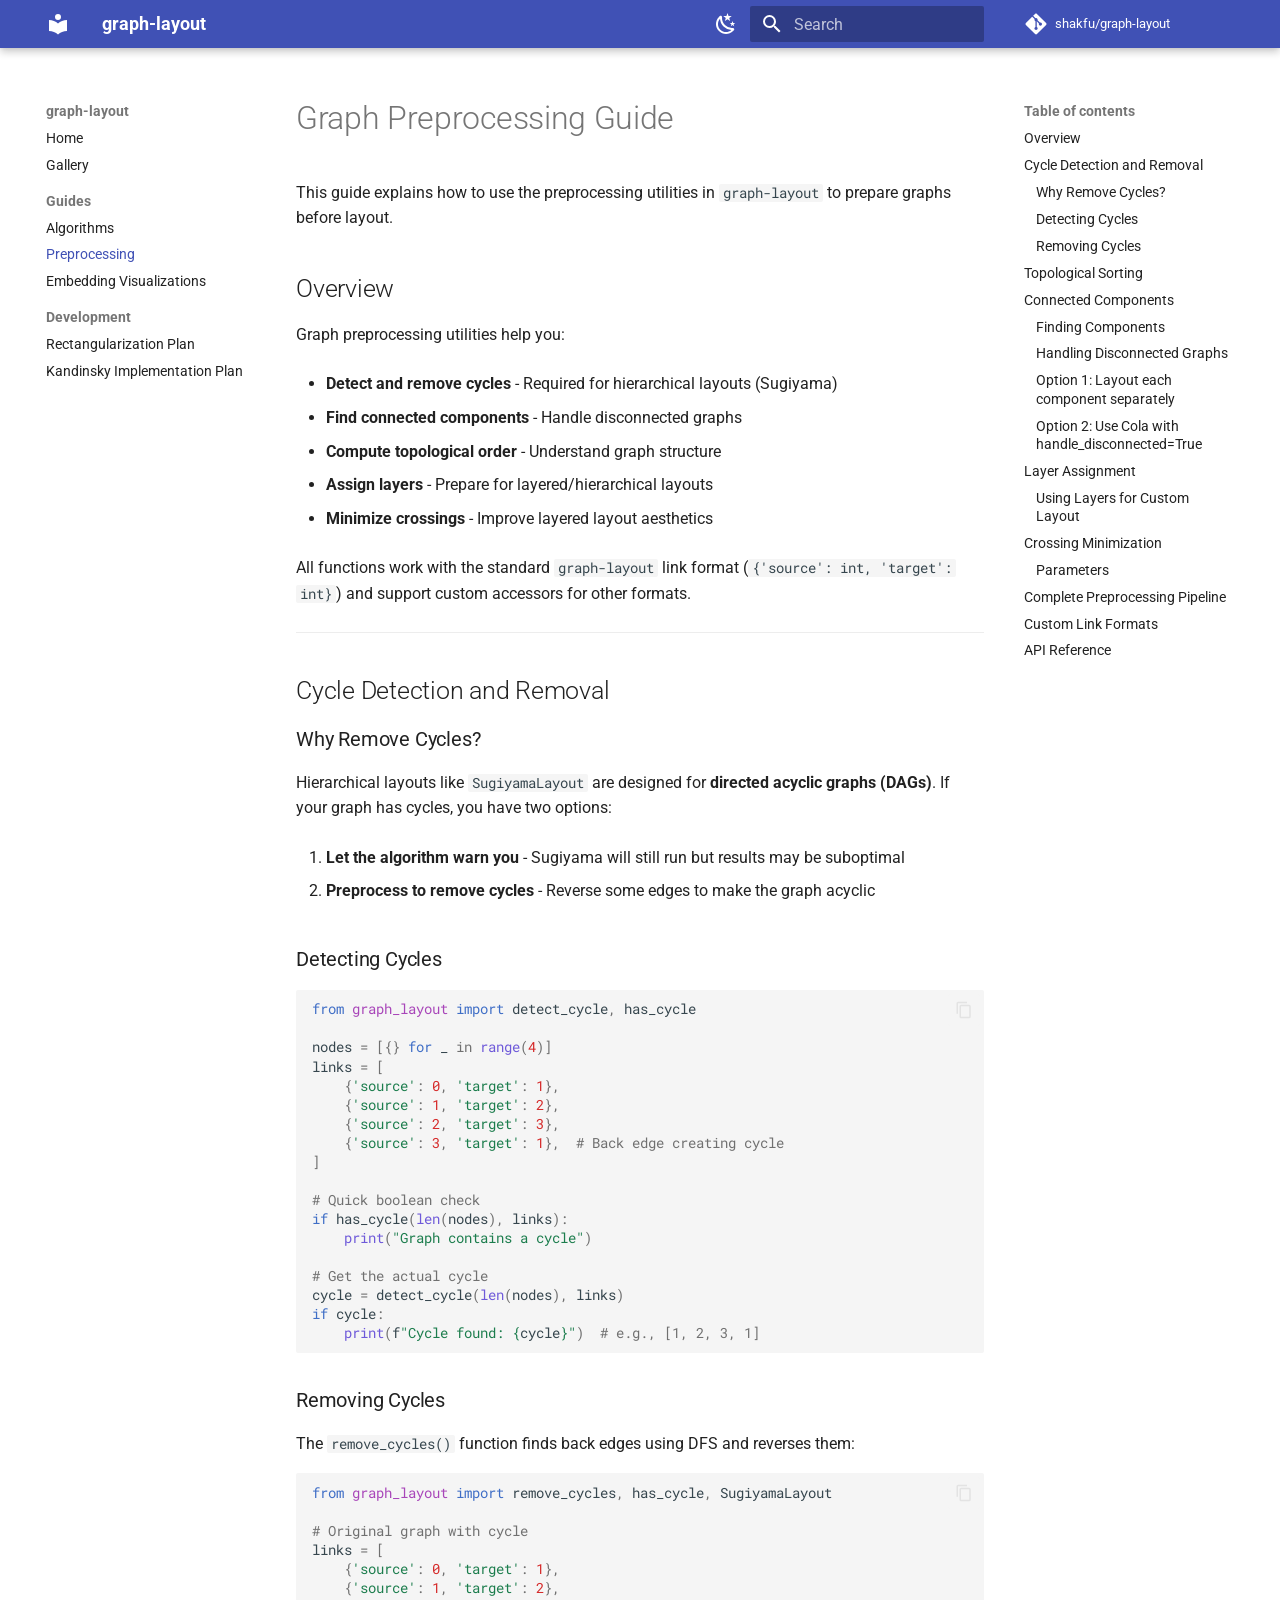
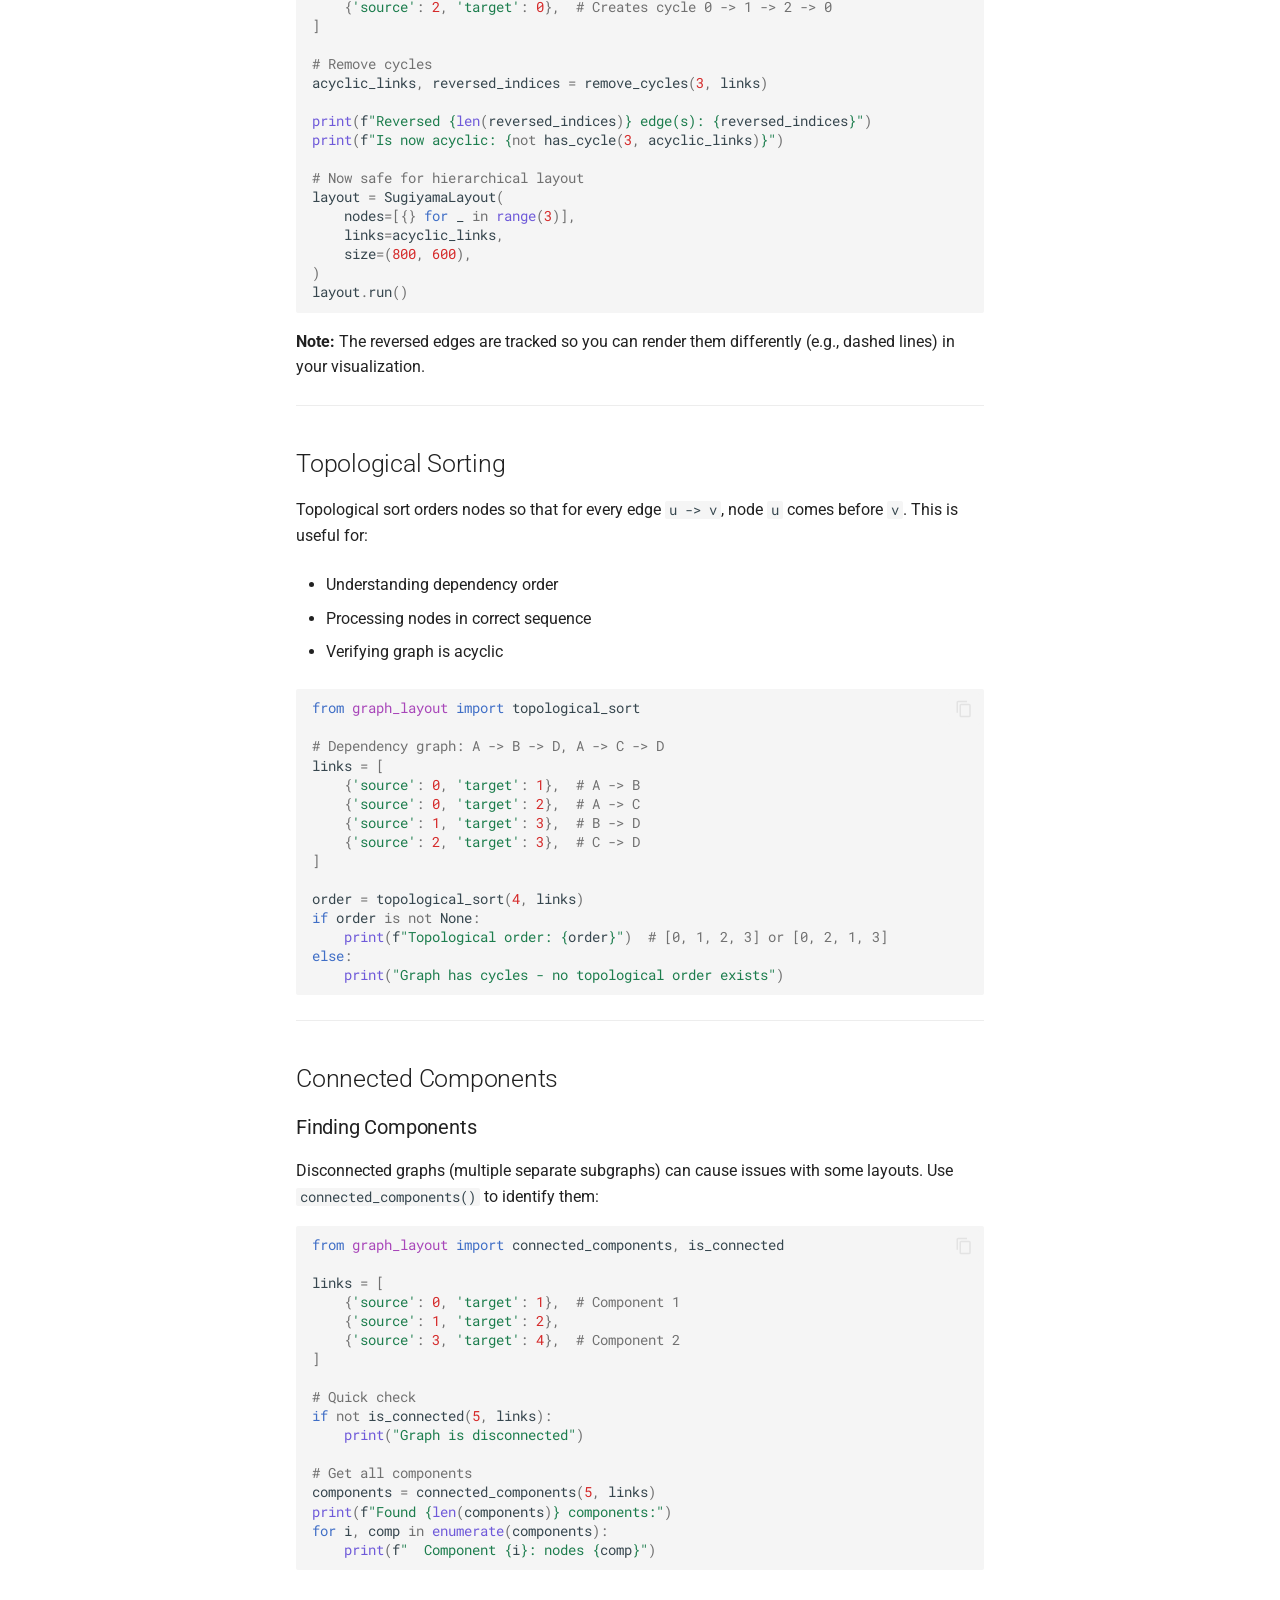
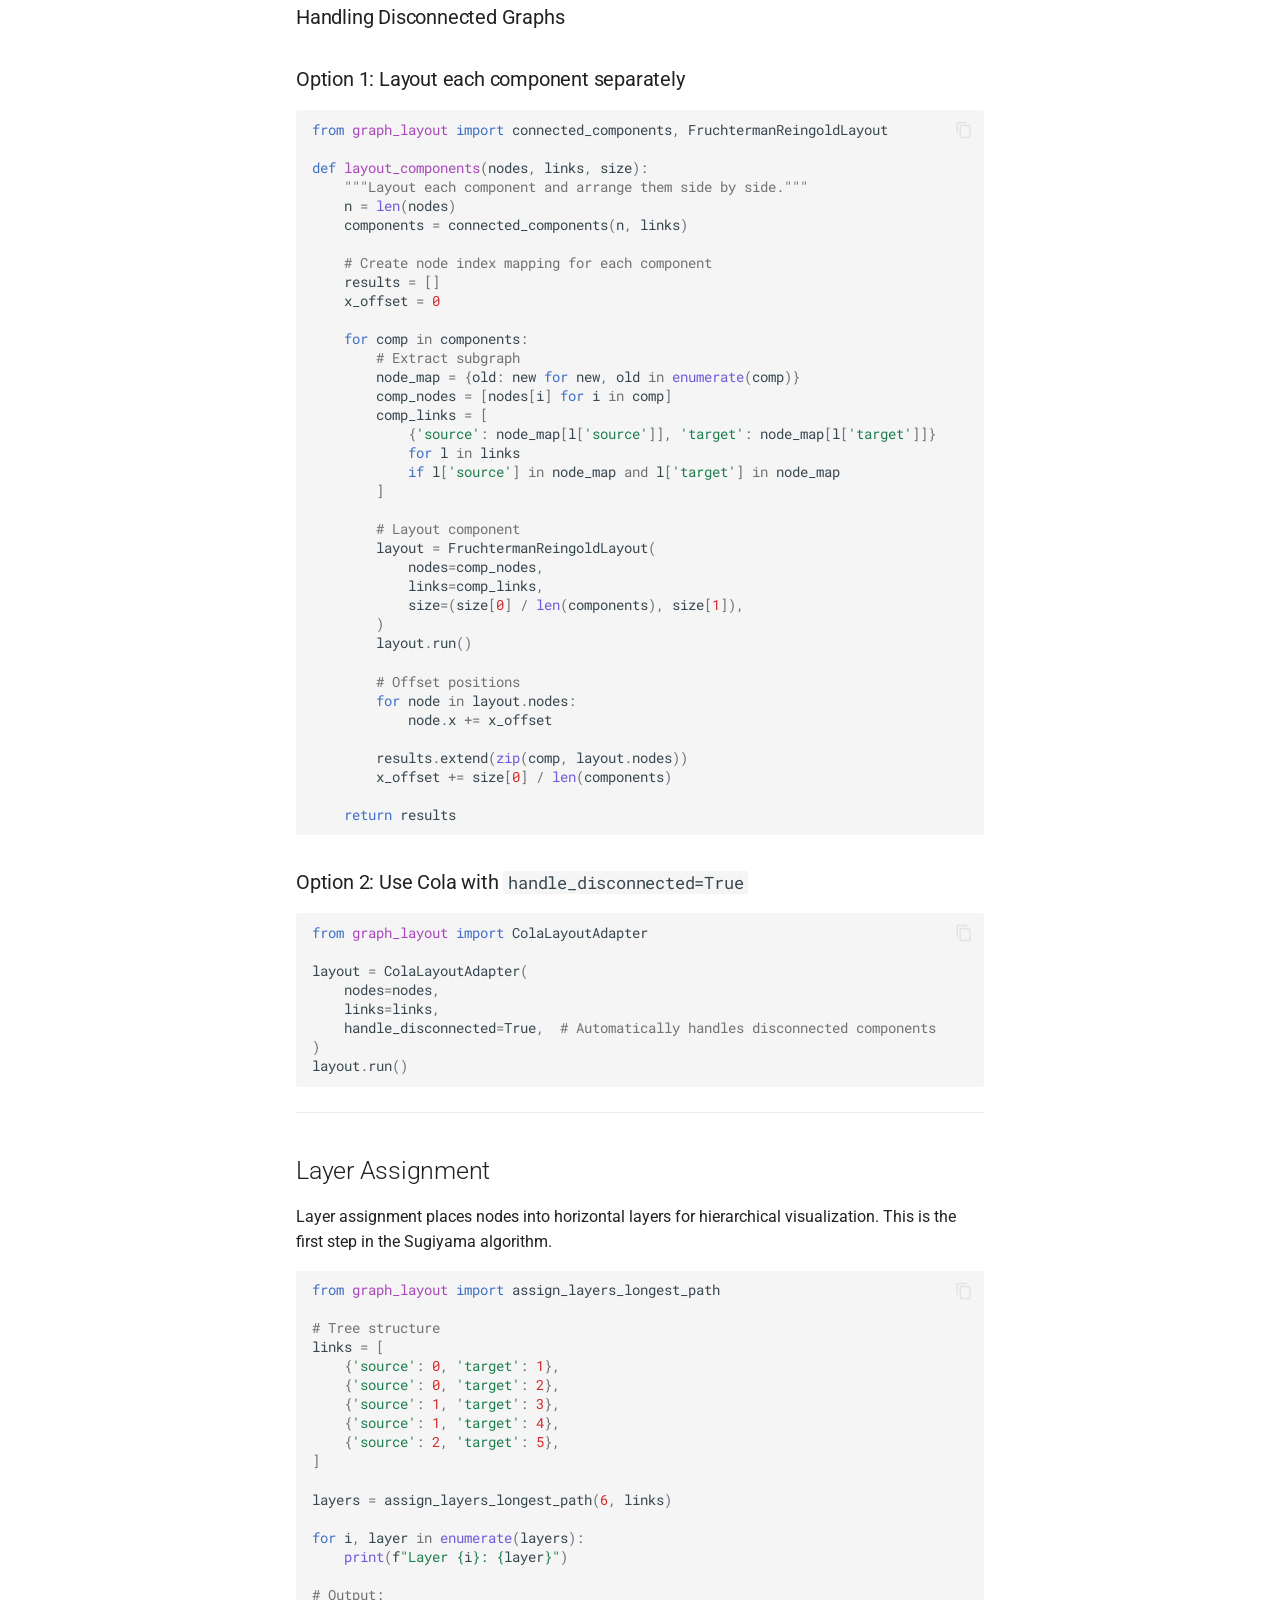
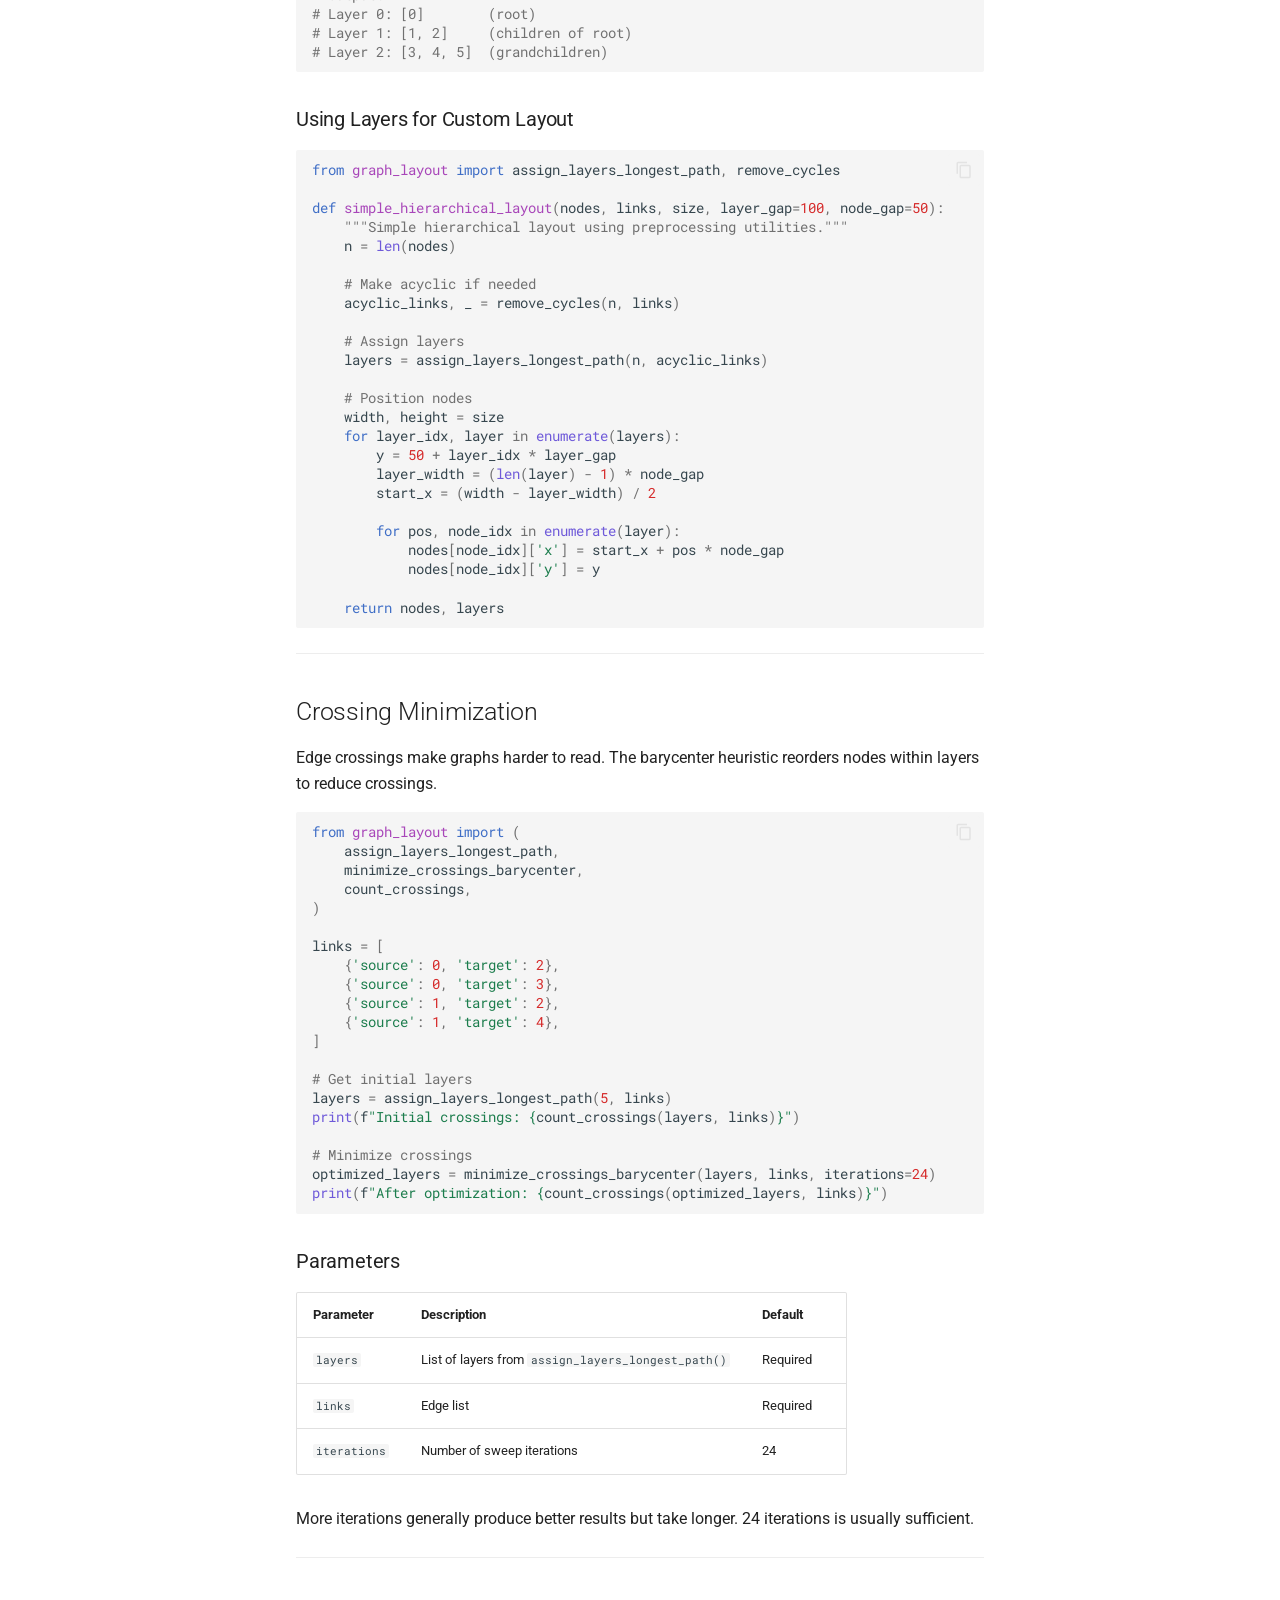
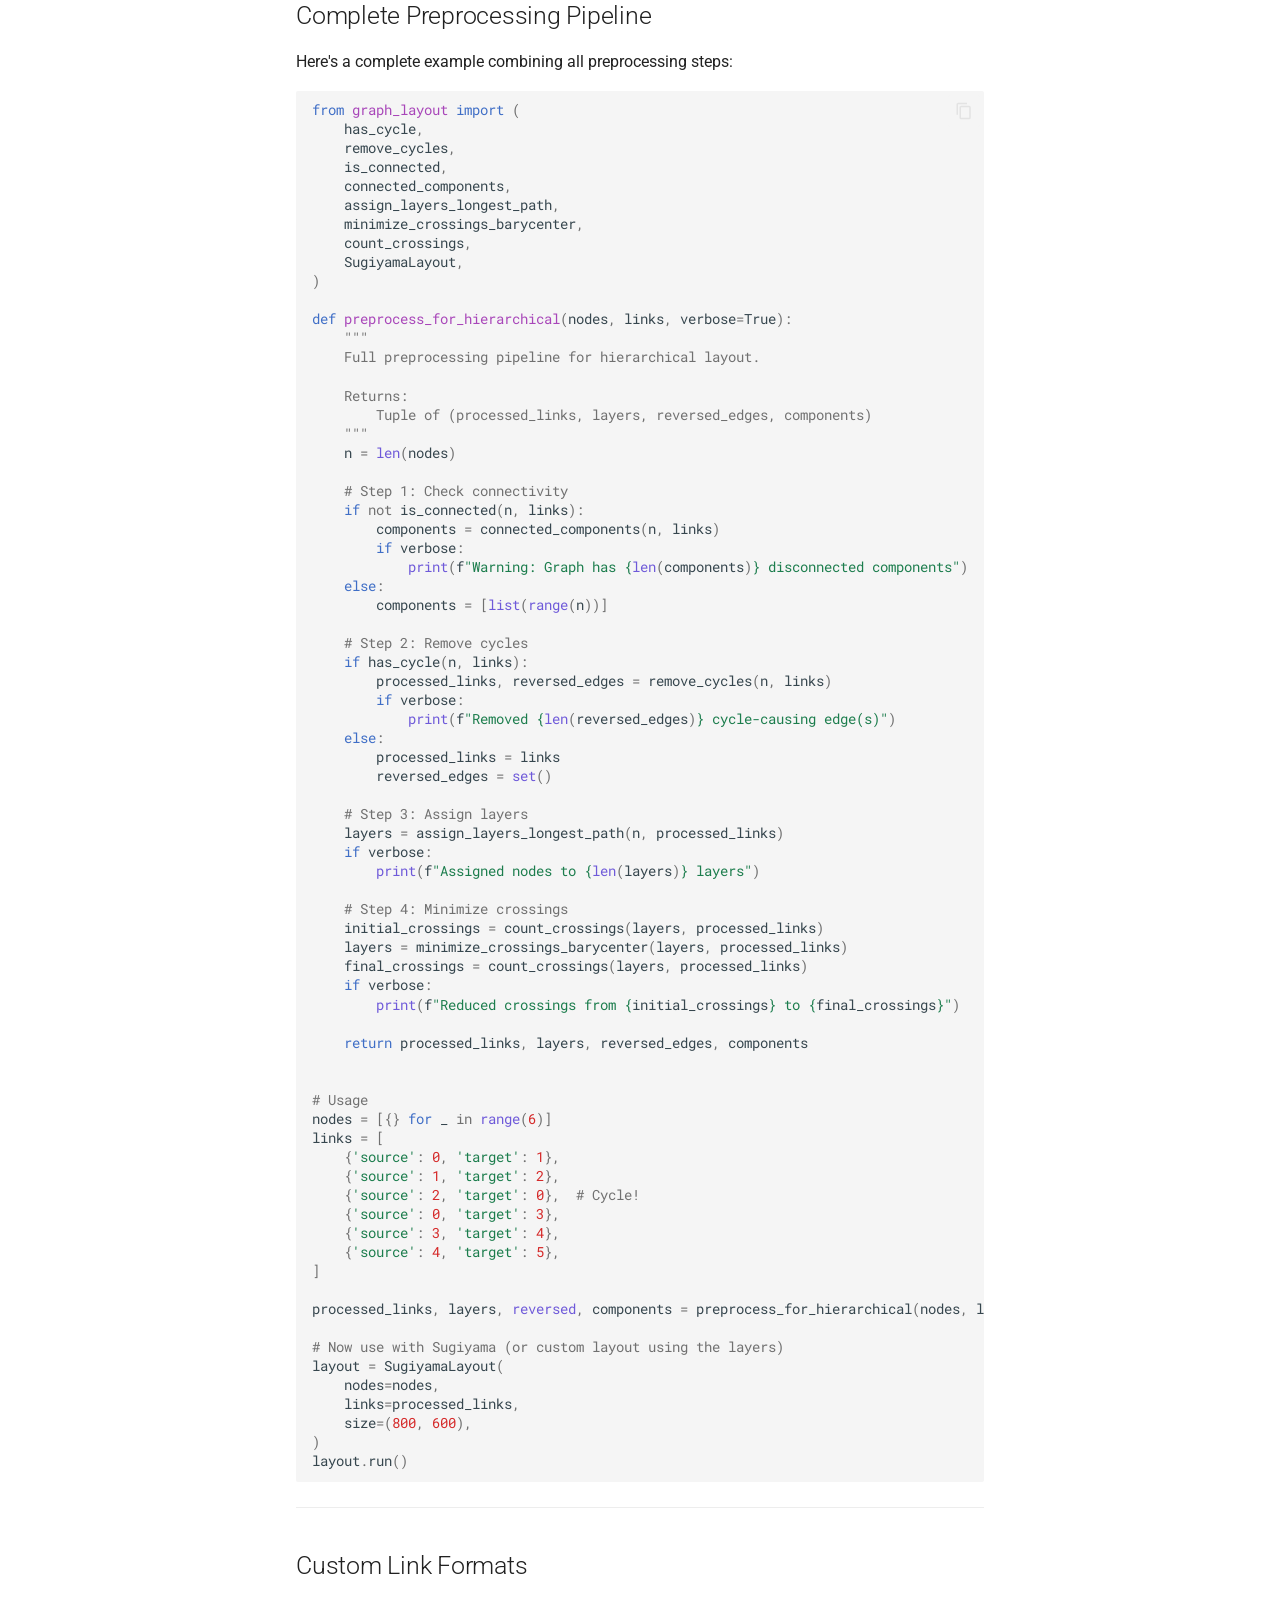
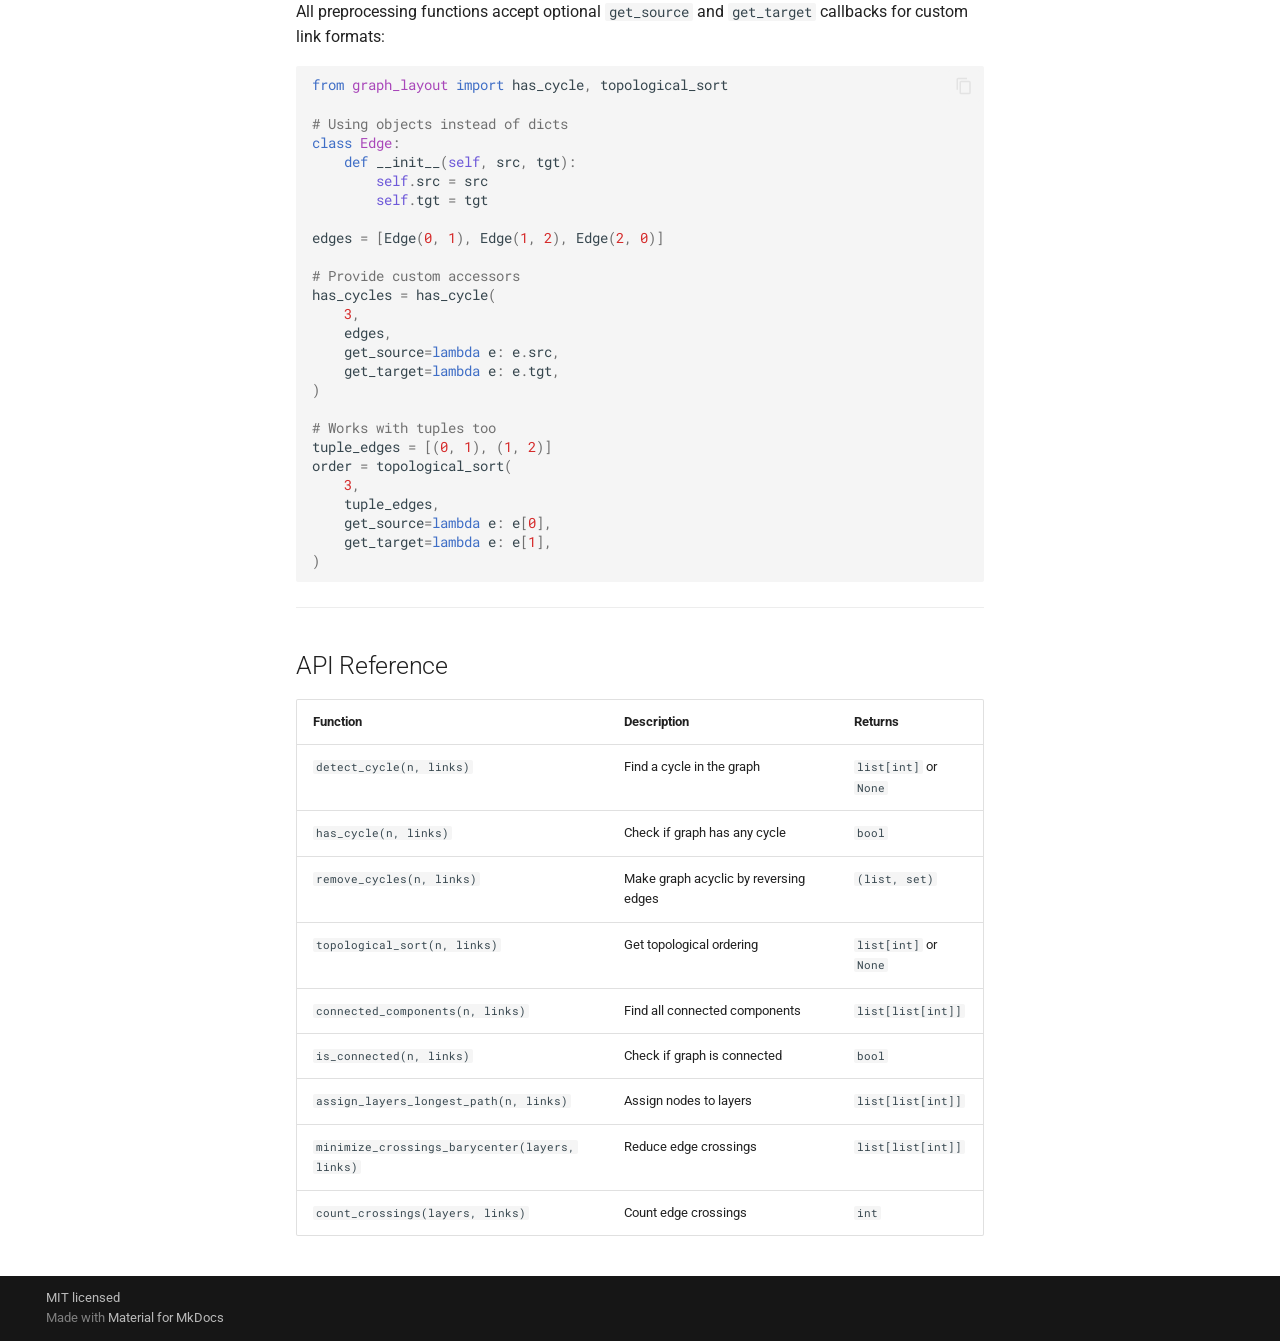
<file: preprocessing-guide/index.html>
<!doctype html>
<html lang="en" class="no-js">
  <head>
    
      <meta charset="utf-8">
      <meta name="viewport" content="width=device-width,initial-scale=1">
      
        <meta name="description" content="A collection of graph layout algorithms in Python">
      
      
      
        <link rel="canonical" href="https://shakfu.github.io/graph-layout/preprocessing-guide/">
      
      
        <link rel="prev" href="../algorithms-guide/">
      
      
        <link rel="next" href="../embedding-visualizations/">
      
      
        
      
      
      <link rel="icon" href="../assets/images/favicon.png">
      <meta name="generator" content="mkdocs-1.6.1, mkdocs-material-9.7.7">
    
    
      
        <title>Preprocessing - graph-layout</title>
      
    
    
      <link rel="stylesheet" href="../assets/stylesheets/main.ec1eaa64.min.css">
      
        
        <link rel="stylesheet" href="../assets/stylesheets/palette.ab4e12ef.min.css">
      
      


    
    
      
    
    
      
        
        
        <link rel="preconnect" href="https://fonts.gstatic.com" crossorigin>
        <link rel="stylesheet" href="https://fonts.googleapis.com/css?family=Roboto:300,300i,400,400i,700,700i%7CRoboto+Mono:400,400i,700,700i&display=fallback">
        <style>:root{--md-text-font:"Roboto";--md-code-font:"Roboto Mono"}</style>
      
    
    
      <link rel="stylesheet" href="../stylesheets/extra.css">
    
    <script>__md_scope=new URL("..",location),__md_hash=e=>[...e].reduce(((e,_)=>(e<<5)-e+_.charCodeAt(0)),0),__md_get=(e,_=localStorage,t=__md_scope)=>JSON.parse(_.getItem(t.pathname+"."+e)),__md_set=(e,_,t=localStorage,a=__md_scope)=>{try{t.setItem(a.pathname+"."+e,JSON.stringify(_))}catch(e){}}</script>
    
      

    
    
  </head>
  
  
    
    
      
    
    
    
    
    <body dir="ltr" data-md-color-scheme="default" data-md-color-primary="indigo" data-md-color-accent="indigo">
  
    
    <input class="md-toggle" data-md-toggle="drawer" type="checkbox" id="__drawer" autocomplete="off">
    <input class="md-toggle" data-md-toggle="search" type="checkbox" id="__search" autocomplete="off">
    <label class="md-overlay" for="__drawer"></label>
    <div data-md-component="skip">
      
        
        <a href="#graph-preprocessing-guide" class="md-skip">
          Skip to content
        </a>
      
    </div>
    <div data-md-component="announce">
      
    </div>
    
    
      

  

<header class="md-header md-header--shadow" data-md-component="header">
  <nav class="md-header__inner md-grid" aria-label="Header">
    <a href=".." title="graph-layout" class="md-header__button md-logo" aria-label="graph-layout" data-md-component="logo">
      
  
  <svg xmlns="http://www.w3.org/2000/svg" viewBox="0 0 24 24"><path d="M12 8a3 3 0 0 0 3-3 3 3 0 0 0-3-3 3 3 0 0 0-3 3 3 3 0 0 0 3 3m0 3.54C9.64 9.35 6.5 8 3 8v11c3.5 0 6.64 1.35 9 3.54 2.36-2.19 5.5-3.54 9-3.54V8c-3.5 0-6.64 1.35-9 3.54"/></svg>

    </a>
    <label class="md-header__button md-icon" for="__drawer">
      
      <svg xmlns="http://www.w3.org/2000/svg" viewBox="0 0 24 24"><path d="M3 6h18v2H3zm0 5h18v2H3zm0 5h18v2H3z"/></svg>
    </label>
    <div class="md-header__title" data-md-component="header-title">
      <div class="md-header__ellipsis">
        <div class="md-header__topic">
          <span class="md-ellipsis">
            graph-layout
          </span>
        </div>
        <div class="md-header__topic" data-md-component="header-topic">
          <span class="md-ellipsis">
            
              Preprocessing
            
          </span>
        </div>
      </div>
    </div>
    
      
        <form class="md-header__option" data-md-component="palette">
  
    
    
    
    <input class="md-option" data-md-color-media="(prefers-color-scheme: light)" data-md-color-scheme="default" data-md-color-primary="indigo" data-md-color-accent="indigo"  aria-label="Switch to dark mode"  type="radio" name="__palette" id="__palette_0">
    
      <label class="md-header__button md-icon" title="Switch to dark mode" for="__palette_1" hidden>
        <svg xmlns="http://www.w3.org/2000/svg" viewBox="0 0 24 24"><path d="m17.75 4.09-2.53 1.94.91 3.06-2.63-1.81-2.63 1.81.91-3.06-2.53-1.94L12.44 4l1.06-3 1.06 3zm3.5 6.91-1.64 1.25.59 1.98-1.7-1.17-1.7 1.17.59-1.98L15.75 11l2.06-.05L18.5 9l.69 1.95zm-2.28 4.95c.83-.08 1.72 1.1 1.19 1.85-.32.45-.66.87-1.08 1.27C15.17 23 8.84 23 4.94 19.07c-3.91-3.9-3.91-10.24 0-14.14.4-.4.82-.76 1.27-1.08.75-.53 1.93.36 1.85 1.19-.27 2.86.69 5.83 2.89 8.02a9.96 9.96 0 0 0 8.02 2.89m-1.64 2.02a12.08 12.08 0 0 1-7.8-3.47c-2.17-2.19-3.33-5-3.49-7.82-2.81 3.14-2.7 7.96.31 10.98 3.02 3.01 7.84 3.12 10.98.31"/></svg>
      </label>
    
  
    
    
    
    <input class="md-option" data-md-color-media="(prefers-color-scheme: dark)" data-md-color-scheme="slate" data-md-color-primary="indigo" data-md-color-accent="indigo"  aria-label="Switch to light mode"  type="radio" name="__palette" id="__palette_1">
    
      <label class="md-header__button md-icon" title="Switch to light mode" for="__palette_0" hidden>
        <svg xmlns="http://www.w3.org/2000/svg" viewBox="0 0 24 24"><path d="M12 7a5 5 0 0 1 5 5 5 5 0 0 1-5 5 5 5 0 0 1-5-5 5 5 0 0 1 5-5m0 2a3 3 0 0 0-3 3 3 3 0 0 0 3 3 3 3 0 0 0 3-3 3 3 0 0 0-3-3m0-7 2.39 3.42C13.65 5.15 12.84 5 12 5s-1.65.15-2.39.42zM3.34 7l4.16-.35A7.2 7.2 0 0 0 5.94 8.5c-.44.74-.69 1.5-.83 2.29zm.02 10 1.76-3.77a7.131 7.131 0 0 0 2.38 4.14zM20.65 7l-1.77 3.79a7.02 7.02 0 0 0-2.38-4.15zm-.01 10-4.14.36c.59-.51 1.12-1.14 1.54-1.86.42-.73.69-1.5.83-2.29zM12 22l-2.41-3.44c.74.27 1.55.44 2.41.44.82 0 1.63-.17 2.37-.44z"/></svg>
      </label>
    
  
</form>
      
    
    
      <script>var palette=__md_get("__palette");if(palette&&palette.color){if("(prefers-color-scheme)"===palette.color.media){var media=matchMedia("(prefers-color-scheme: light)"),input=document.querySelector(media.matches?"[data-md-color-media='(prefers-color-scheme: light)']":"[data-md-color-media='(prefers-color-scheme: dark)']");palette.color.media=input.getAttribute("data-md-color-media"),palette.color.scheme=input.getAttribute("data-md-color-scheme"),palette.color.primary=input.getAttribute("data-md-color-primary"),palette.color.accent=input.getAttribute("data-md-color-accent")}for(var[key,value]of Object.entries(palette.color))document.body.setAttribute("data-md-color-"+key,value)}</script>
    
    
    
      
      
        <label class="md-header__button md-icon" for="__search">
          
          <svg xmlns="http://www.w3.org/2000/svg" viewBox="0 0 24 24"><path d="M9.5 3A6.5 6.5 0 0 1 16 9.5c0 1.61-.59 3.09-1.56 4.23l.27.27h.79l5 5-1.5 1.5-5-5v-.79l-.27-.27A6.52 6.52 0 0 1 9.5 16 6.5 6.5 0 0 1 3 9.5 6.5 6.5 0 0 1 9.5 3m0 2C7 5 5 7 5 9.5S7 14 9.5 14 14 12 14 9.5 12 5 9.5 5"/></svg>
        </label>
        <div class="md-search" data-md-component="search" role="dialog">
  <label class="md-search__overlay" for="__search"></label>
  <div class="md-search__inner" role="search">
    <form class="md-search__form" name="search">
      <input type="text" class="md-search__input" name="query" aria-label="Search" placeholder="Search" autocapitalize="off" autocorrect="off" autocomplete="off" spellcheck="false" data-md-component="search-query" required>
      <label class="md-search__icon md-icon" for="__search">
        
        <svg xmlns="http://www.w3.org/2000/svg" viewBox="0 0 24 24"><path d="M9.5 3A6.5 6.5 0 0 1 16 9.5c0 1.61-.59 3.09-1.56 4.23l.27.27h.79l5 5-1.5 1.5-5-5v-.79l-.27-.27A6.52 6.52 0 0 1 9.5 16 6.5 6.5 0 0 1 3 9.5 6.5 6.5 0 0 1 9.5 3m0 2C7 5 5 7 5 9.5S7 14 9.5 14 14 12 14 9.5 12 5 9.5 5"/></svg>
        
        <svg xmlns="http://www.w3.org/2000/svg" viewBox="0 0 24 24"><path d="M20 11v2H8l5.5 5.5-1.42 1.42L4.16 12l7.92-7.92L13.5 5.5 8 11z"/></svg>
      </label>
      <nav class="md-search__options" aria-label="Search">
        
        <button type="reset" class="md-search__icon md-icon" title="Clear" aria-label="Clear" tabindex="-1">
          
          <svg xmlns="http://www.w3.org/2000/svg" viewBox="0 0 24 24"><path d="M19 6.41 17.59 5 12 10.59 6.41 5 5 6.41 10.59 12 5 17.59 6.41 19 12 13.41 17.59 19 19 17.59 13.41 12z"/></svg>
        </button>
      </nav>
      
    </form>
    <div class="md-search__output">
      <div class="md-search__scrollwrap" tabindex="0" data-md-scrollfix>
        <div class="md-search-result" data-md-component="search-result">
          <div class="md-search-result__meta">
            Initializing search
          </div>
          <ol class="md-search-result__list" role="presentation"></ol>
        </div>
      </div>
    </div>
  </div>
</div>
      
    
    
      <div class="md-header__source">
        <a href="https://github.com/shakfu/graph-layout" title="Go to repository" class="md-source" data-md-component="source">
  <div class="md-source__icon md-icon">
    
    <svg xmlns="http://www.w3.org/2000/svg" viewBox="0 0 448 512"><!--! Font Awesome Free 7.1.0 by @fontawesome - https://fontawesome.com License - https://fontawesome.com/license/free (Icons: CC BY 4.0, Fonts: SIL OFL 1.1, Code: MIT License) Copyright 2025 Fonticons, Inc.--><path d="M439.6 236.1 244 40.5c-5.4-5.5-12.8-8.5-20.4-8.5s-15 3-20.4 8.4L162.5 81l51.5 51.5c27.1-9.1 52.7 16.8 43.4 43.7l49.7 49.7c34.2-11.8 61.2 31 35.5 56.7-26.5 26.5-70.2-2.9-56-37.3L240.3 199v121.9c25.3 12.5 22.3 41.8 9.1 55-6.4 6.4-15.2 10.1-24.3 10.1s-17.8-3.6-24.3-10.1c-17.6-17.6-11.1-46.9 11.2-56v-123c-20.8-8.5-24.6-30.7-18.6-45L142.6 101 8.5 235.1C3 240.6 0 247.9 0 255.5s3 15 8.5 20.4l195.6 195.7c5.4 5.4 12.7 8.4 20.4 8.4s15-3 20.4-8.4l194.7-194.7c5.4-5.4 8.4-12.8 8.4-20.4s-3-15-8.4-20.4"/></svg>
  </div>
  <div class="md-source__repository">
    shakfu/graph-layout
  </div>
</a>
      </div>
    
  </nav>
  
</header>
    
    <div class="md-container" data-md-component="container">
      
      
        
          
        
      
      <main class="md-main" data-md-component="main">
        <div class="md-main__inner md-grid">
          
            
              
              <div class="md-sidebar md-sidebar--primary" data-md-component="sidebar" data-md-type="navigation" >
                <div class="md-sidebar__scrollwrap">
                  <div class="md-sidebar__inner">
                    



<nav class="md-nav md-nav--primary" aria-label="Navigation" data-md-level="0">
  <label class="md-nav__title" for="__drawer">
    <a href=".." title="graph-layout" class="md-nav__button md-logo" aria-label="graph-layout" data-md-component="logo">
      
  
  <svg xmlns="http://www.w3.org/2000/svg" viewBox="0 0 24 24"><path d="M12 8a3 3 0 0 0 3-3 3 3 0 0 0-3-3 3 3 0 0 0-3 3 3 3 0 0 0 3 3m0 3.54C9.64 9.35 6.5 8 3 8v11c3.5 0 6.64 1.35 9 3.54 2.36-2.19 5.5-3.54 9-3.54V8c-3.5 0-6.64 1.35-9 3.54"/></svg>

    </a>
    graph-layout
  </label>
  
    <div class="md-nav__source">
      <a href="https://github.com/shakfu/graph-layout" title="Go to repository" class="md-source" data-md-component="source">
  <div class="md-source__icon md-icon">
    
    <svg xmlns="http://www.w3.org/2000/svg" viewBox="0 0 448 512"><!--! Font Awesome Free 7.1.0 by @fontawesome - https://fontawesome.com License - https://fontawesome.com/license/free (Icons: CC BY 4.0, Fonts: SIL OFL 1.1, Code: MIT License) Copyright 2025 Fonticons, Inc.--><path d="M439.6 236.1 244 40.5c-5.4-5.5-12.8-8.5-20.4-8.5s-15 3-20.4 8.4L162.5 81l51.5 51.5c27.1-9.1 52.7 16.8 43.4 43.7l49.7 49.7c34.2-11.8 61.2 31 35.5 56.7-26.5 26.5-70.2-2.9-56-37.3L240.3 199v121.9c25.3 12.5 22.3 41.8 9.1 55-6.4 6.4-15.2 10.1-24.3 10.1s-17.8-3.6-24.3-10.1c-17.6-17.6-11.1-46.9 11.2-56v-123c-20.8-8.5-24.6-30.7-18.6-45L142.6 101 8.5 235.1C3 240.6 0 247.9 0 255.5s3 15 8.5 20.4l195.6 195.7c5.4 5.4 12.7 8.4 20.4 8.4s15-3 20.4-8.4l194.7-194.7c5.4-5.4 8.4-12.8 8.4-20.4s-3-15-8.4-20.4"/></svg>
  </div>
  <div class="md-source__repository">
    shakfu/graph-layout
  </div>
</a>
    </div>
  
  <ul class="md-nav__list" data-md-scrollfix>
    
      
      
  
  
  
  
    <li class="md-nav__item">
      <a href=".." class="md-nav__link">
        
  
  
  <span class="md-ellipsis">
    
  
    Home
  

    
  </span>
  
  

      </a>
    </li>
  

    
      
      
  
  
  
  
    <li class="md-nav__item">
      <a href="../gallery/" class="md-nav__link">
        
  
  
  <span class="md-ellipsis">
    
  
    Gallery
  

    
  </span>
  
  

      </a>
    </li>
  

    
      
      
  
  
    
  
  
  
    
    
    
    
      
        
        
      
    
    
    <li class="md-nav__item md-nav__item--active md-nav__item--section md-nav__item--nested">
      
        
        
        <input class="md-nav__toggle md-toggle " type="checkbox" id="__nav_3" checked>
        
          
          <label class="md-nav__link" for="__nav_3" id="__nav_3_label" tabindex="">
            
  
  
  <span class="md-ellipsis">
    
  
    Guides
  

    
  </span>
  
  

            <span class="md-nav__icon md-icon"></span>
          </label>
        
        <nav class="md-nav" data-md-level="1" aria-labelledby="__nav_3_label" aria-expanded="true">
          <label class="md-nav__title" for="__nav_3">
            <span class="md-nav__icon md-icon"></span>
            
  
    Guides
  

          </label>
          <ul class="md-nav__list" data-md-scrollfix>
            
              
                
  
  
  
  
    <li class="md-nav__item">
      <a href="../algorithms-guide/" class="md-nav__link">
        
  
  
  <span class="md-ellipsis">
    
  
    Algorithms
  

    
  </span>
  
  

      </a>
    </li>
  

              
            
              
                
  
  
    
  
  
  
    <li class="md-nav__item md-nav__item--active">
      
      <input class="md-nav__toggle md-toggle" type="checkbox" id="__toc">
      
      
        
      
      
        <label class="md-nav__link md-nav__link--active" for="__toc">
          
  
  
  <span class="md-ellipsis">
    
  
    Preprocessing
  

    
  </span>
  
  

          <span class="md-nav__icon md-icon"></span>
        </label>
      
      <a href="./" class="md-nav__link md-nav__link--active">
        
  
  
  <span class="md-ellipsis">
    
  
    Preprocessing
  

    
  </span>
  
  

      </a>
      
        

<nav class="md-nav md-nav--secondary" aria-label="Table of contents">
  
  
  
    
  
  
    <label class="md-nav__title" for="__toc">
      <span class="md-nav__icon md-icon"></span>
      Table of contents
    </label>
    <ul class="md-nav__list" data-md-component="toc" data-md-scrollfix>
      
        <li class="md-nav__item">
  <a href="#overview" class="md-nav__link">
    <span class="md-ellipsis">
      
        Overview
      
    </span>
  </a>
  
</li>
      
        <li class="md-nav__item">
  <a href="#cycle-detection-and-removal" class="md-nav__link">
    <span class="md-ellipsis">
      
        Cycle Detection and Removal
      
    </span>
  </a>
  
    <nav class="md-nav" aria-label="Cycle Detection and Removal">
      <ul class="md-nav__list">
        
          <li class="md-nav__item">
  <a href="#why-remove-cycles" class="md-nav__link">
    <span class="md-ellipsis">
      
        Why Remove Cycles?
      
    </span>
  </a>
  
</li>
        
          <li class="md-nav__item">
  <a href="#detecting-cycles" class="md-nav__link">
    <span class="md-ellipsis">
      
        Detecting Cycles
      
    </span>
  </a>
  
</li>
        
          <li class="md-nav__item">
  <a href="#removing-cycles" class="md-nav__link">
    <span class="md-ellipsis">
      
        Removing Cycles
      
    </span>
  </a>
  
</li>
        
      </ul>
    </nav>
  
</li>
      
        <li class="md-nav__item">
  <a href="#topological-sorting" class="md-nav__link">
    <span class="md-ellipsis">
      
        Topological Sorting
      
    </span>
  </a>
  
</li>
      
        <li class="md-nav__item">
  <a href="#connected-components" class="md-nav__link">
    <span class="md-ellipsis">
      
        Connected Components
      
    </span>
  </a>
  
    <nav class="md-nav" aria-label="Connected Components">
      <ul class="md-nav__list">
        
          <li class="md-nav__item">
  <a href="#finding-components" class="md-nav__link">
    <span class="md-ellipsis">
      
        Finding Components
      
    </span>
  </a>
  
</li>
        
          <li class="md-nav__item">
  <a href="#handling-disconnected-graphs" class="md-nav__link">
    <span class="md-ellipsis">
      
        Handling Disconnected Graphs
      
    </span>
  </a>
  
</li>
        
          <li class="md-nav__item">
  <a href="#option-1-layout-each-component-separately" class="md-nav__link">
    <span class="md-ellipsis">
      
        Option 1: Layout each component separately
      
    </span>
  </a>
  
</li>
        
          <li class="md-nav__item">
  <a href="#option-2-use-cola-with-handle_disconnectedtrue" class="md-nav__link">
    <span class="md-ellipsis">
      
        Option 2: Use Cola with handle_disconnected=True
      
    </span>
  </a>
  
</li>
        
      </ul>
    </nav>
  
</li>
      
        <li class="md-nav__item">
  <a href="#layer-assignment" class="md-nav__link">
    <span class="md-ellipsis">
      
        Layer Assignment
      
    </span>
  </a>
  
    <nav class="md-nav" aria-label="Layer Assignment">
      <ul class="md-nav__list">
        
          <li class="md-nav__item">
  <a href="#using-layers-for-custom-layout" class="md-nav__link">
    <span class="md-ellipsis">
      
        Using Layers for Custom Layout
      
    </span>
  </a>
  
</li>
        
      </ul>
    </nav>
  
</li>
      
        <li class="md-nav__item">
  <a href="#crossing-minimization" class="md-nav__link">
    <span class="md-ellipsis">
      
        Crossing Minimization
      
    </span>
  </a>
  
    <nav class="md-nav" aria-label="Crossing Minimization">
      <ul class="md-nav__list">
        
          <li class="md-nav__item">
  <a href="#parameters" class="md-nav__link">
    <span class="md-ellipsis">
      
        Parameters
      
    </span>
  </a>
  
</li>
        
      </ul>
    </nav>
  
</li>
      
        <li class="md-nav__item">
  <a href="#complete-preprocessing-pipeline" class="md-nav__link">
    <span class="md-ellipsis">
      
        Complete Preprocessing Pipeline
      
    </span>
  </a>
  
</li>
      
        <li class="md-nav__item">
  <a href="#custom-link-formats" class="md-nav__link">
    <span class="md-ellipsis">
      
        Custom Link Formats
      
    </span>
  </a>
  
</li>
      
        <li class="md-nav__item">
  <a href="#api-reference" class="md-nav__link">
    <span class="md-ellipsis">
      
        API Reference
      
    </span>
  </a>
  
</li>
      
    </ul>
  
</nav>
      
    </li>
  

              
            
              
                
  
  
  
  
    <li class="md-nav__item">
      <a href="../embedding-visualizations/" class="md-nav__link">
        
  
  
  <span class="md-ellipsis">
    
  
    Embedding Visualizations
  

    
  </span>
  
  

      </a>
    </li>
  

              
            
          </ul>
        </nav>
      
    </li>
  

    
      
      
  
  
  
  
    
    
    
    
      
        
        
      
    
    
    <li class="md-nav__item md-nav__item--section md-nav__item--nested">
      
        
        
        <input class="md-nav__toggle md-toggle " type="checkbox" id="__nav_4" >
        
          
          <label class="md-nav__link" for="__nav_4" id="__nav_4_label" tabindex="">
            
  
  
  <span class="md-ellipsis">
    
  
    Development
  

    
  </span>
  
  

            <span class="md-nav__icon md-icon"></span>
          </label>
        
        <nav class="md-nav" data-md-level="1" aria-labelledby="__nav_4_label" aria-expanded="false">
          <label class="md-nav__title" for="__nav_4">
            <span class="md-nav__icon md-icon"></span>
            
  
    Development
  

          </label>
          <ul class="md-nav__list" data-md-scrollfix>
            
              
                
  
  
  
  
    <li class="md-nav__item">
      <a href="../rectangularization-plan/" class="md-nav__link">
        
  
  
  <span class="md-ellipsis">
    
  
    Rectangularization Plan
  

    
  </span>
  
  

      </a>
    </li>
  

              
            
              
                
  
  
  
  
    <li class="md-nav__item">
      <a href="../kandinsky-implementation-plan/" class="md-nav__link">
        
  
  
  <span class="md-ellipsis">
    
  
    Kandinsky Implementation Plan
  

    
  </span>
  
  

      </a>
    </li>
  

              
            
          </ul>
        </nav>
      
    </li>
  

    
  </ul>
</nav>
                  </div>
                </div>
              </div>
            
            
              
              <div class="md-sidebar md-sidebar--secondary" data-md-component="sidebar" data-md-type="toc" >
                <div class="md-sidebar__scrollwrap">
                  <div class="md-sidebar__inner">
                    

<nav class="md-nav md-nav--secondary" aria-label="Table of contents">
  
  
  
    
  
  
    <label class="md-nav__title" for="__toc">
      <span class="md-nav__icon md-icon"></span>
      Table of contents
    </label>
    <ul class="md-nav__list" data-md-component="toc" data-md-scrollfix>
      
        <li class="md-nav__item">
  <a href="#overview" class="md-nav__link">
    <span class="md-ellipsis">
      
        Overview
      
    </span>
  </a>
  
</li>
      
        <li class="md-nav__item">
  <a href="#cycle-detection-and-removal" class="md-nav__link">
    <span class="md-ellipsis">
      
        Cycle Detection and Removal
      
    </span>
  </a>
  
    <nav class="md-nav" aria-label="Cycle Detection and Removal">
      <ul class="md-nav__list">
        
          <li class="md-nav__item">
  <a href="#why-remove-cycles" class="md-nav__link">
    <span class="md-ellipsis">
      
        Why Remove Cycles?
      
    </span>
  </a>
  
</li>
        
          <li class="md-nav__item">
  <a href="#detecting-cycles" class="md-nav__link">
    <span class="md-ellipsis">
      
        Detecting Cycles
      
    </span>
  </a>
  
</li>
        
          <li class="md-nav__item">
  <a href="#removing-cycles" class="md-nav__link">
    <span class="md-ellipsis">
      
        Removing Cycles
      
    </span>
  </a>
  
</li>
        
      </ul>
    </nav>
  
</li>
      
        <li class="md-nav__item">
  <a href="#topological-sorting" class="md-nav__link">
    <span class="md-ellipsis">
      
        Topological Sorting
      
    </span>
  </a>
  
</li>
      
        <li class="md-nav__item">
  <a href="#connected-components" class="md-nav__link">
    <span class="md-ellipsis">
      
        Connected Components
      
    </span>
  </a>
  
    <nav class="md-nav" aria-label="Connected Components">
      <ul class="md-nav__list">
        
          <li class="md-nav__item">
  <a href="#finding-components" class="md-nav__link">
    <span class="md-ellipsis">
      
        Finding Components
      
    </span>
  </a>
  
</li>
        
          <li class="md-nav__item">
  <a href="#handling-disconnected-graphs" class="md-nav__link">
    <span class="md-ellipsis">
      
        Handling Disconnected Graphs
      
    </span>
  </a>
  
</li>
        
          <li class="md-nav__item">
  <a href="#option-1-layout-each-component-separately" class="md-nav__link">
    <span class="md-ellipsis">
      
        Option 1: Layout each component separately
      
    </span>
  </a>
  
</li>
        
          <li class="md-nav__item">
  <a href="#option-2-use-cola-with-handle_disconnectedtrue" class="md-nav__link">
    <span class="md-ellipsis">
      
        Option 2: Use Cola with handle_disconnected=True
      
    </span>
  </a>
  
</li>
        
      </ul>
    </nav>
  
</li>
      
        <li class="md-nav__item">
  <a href="#layer-assignment" class="md-nav__link">
    <span class="md-ellipsis">
      
        Layer Assignment
      
    </span>
  </a>
  
    <nav class="md-nav" aria-label="Layer Assignment">
      <ul class="md-nav__list">
        
          <li class="md-nav__item">
  <a href="#using-layers-for-custom-layout" class="md-nav__link">
    <span class="md-ellipsis">
      
        Using Layers for Custom Layout
      
    </span>
  </a>
  
</li>
        
      </ul>
    </nav>
  
</li>
      
        <li class="md-nav__item">
  <a href="#crossing-minimization" class="md-nav__link">
    <span class="md-ellipsis">
      
        Crossing Minimization
      
    </span>
  </a>
  
    <nav class="md-nav" aria-label="Crossing Minimization">
      <ul class="md-nav__list">
        
          <li class="md-nav__item">
  <a href="#parameters" class="md-nav__link">
    <span class="md-ellipsis">
      
        Parameters
      
    </span>
  </a>
  
</li>
        
      </ul>
    </nav>
  
</li>
      
        <li class="md-nav__item">
  <a href="#complete-preprocessing-pipeline" class="md-nav__link">
    <span class="md-ellipsis">
      
        Complete Preprocessing Pipeline
      
    </span>
  </a>
  
</li>
      
        <li class="md-nav__item">
  <a href="#custom-link-formats" class="md-nav__link">
    <span class="md-ellipsis">
      
        Custom Link Formats
      
    </span>
  </a>
  
</li>
      
        <li class="md-nav__item">
  <a href="#api-reference" class="md-nav__link">
    <span class="md-ellipsis">
      
        API Reference
      
    </span>
  </a>
  
</li>
      
    </ul>
  
</nav>
                  </div>
                </div>
              </div>
            
          
          
            <div class="md-content" data-md-component="content">
              
              <article class="md-content__inner md-typeset">
                
                  


  
  


<h1 id="graph-preprocessing-guide">Graph Preprocessing Guide<a class="headerlink" href="#graph-preprocessing-guide" title="Permanent link">&para;</a></h1>
<p>This guide explains how to use the preprocessing utilities in <code>graph-layout</code> to prepare graphs before layout.</p>
<h2 id="overview">Overview<a class="headerlink" href="#overview" title="Permanent link">&para;</a></h2>
<p>Graph preprocessing utilities help you:</p>
<ul>
<li>
<p><strong>Detect and remove cycles</strong> - Required for hierarchical layouts (Sugiyama)</p>
</li>
<li>
<p><strong>Find connected components</strong> - Handle disconnected graphs</p>
</li>
<li>
<p><strong>Compute topological order</strong> - Understand graph structure</p>
</li>
<li>
<p><strong>Assign layers</strong> - Prepare for layered/hierarchical layouts</p>
</li>
<li>
<p><strong>Minimize crossings</strong> - Improve layered layout aesthetics</p>
</li>
</ul>
<p>All functions work with the standard <code>graph-layout</code> link format (<code>{'source': int, 'target': int}</code>) and support custom accessors for other formats.</p>
<hr />
<h2 id="cycle-detection-and-removal">Cycle Detection and Removal<a class="headerlink" href="#cycle-detection-and-removal" title="Permanent link">&para;</a></h2>
<h3 id="why-remove-cycles">Why Remove Cycles?<a class="headerlink" href="#why-remove-cycles" title="Permanent link">&para;</a></h3>
<p>Hierarchical layouts like <code>SugiyamaLayout</code> are designed for <strong>directed acyclic graphs (DAGs)</strong>. If your graph has cycles, you have two options:</p>
<ol>
<li>
<p><strong>Let the algorithm warn you</strong> - Sugiyama will still run but results may be suboptimal</p>
</li>
<li>
<p><strong>Preprocess to remove cycles</strong> - Reverse some edges to make the graph acyclic</p>
</li>
</ol>
<h3 id="detecting-cycles">Detecting Cycles<a class="headerlink" href="#detecting-cycles" title="Permanent link">&para;</a></h3>
<div class="highlight"><pre><span></span><code><a id="__codelineno-0-1" name="__codelineno-0-1" href="#__codelineno-0-1"></a><span class="kn">from</span><span class="w"> </span><span class="nn">graph_layout</span><span class="w"> </span><span class="kn">import</span> <span class="n">detect_cycle</span><span class="p">,</span> <span class="n">has_cycle</span>
<a id="__codelineno-0-2" name="__codelineno-0-2" href="#__codelineno-0-2"></a>
<a id="__codelineno-0-3" name="__codelineno-0-3" href="#__codelineno-0-3"></a><span class="n">nodes</span> <span class="o">=</span> <span class="p">[{}</span> <span class="k">for</span> <span class="n">_</span> <span class="ow">in</span> <span class="nb">range</span><span class="p">(</span><span class="mi">4</span><span class="p">)]</span>
<a id="__codelineno-0-4" name="__codelineno-0-4" href="#__codelineno-0-4"></a><span class="n">links</span> <span class="o">=</span> <span class="p">[</span>
<a id="__codelineno-0-5" name="__codelineno-0-5" href="#__codelineno-0-5"></a>    <span class="p">{</span><span class="s1">&#39;source&#39;</span><span class="p">:</span> <span class="mi">0</span><span class="p">,</span> <span class="s1">&#39;target&#39;</span><span class="p">:</span> <span class="mi">1</span><span class="p">},</span>
<a id="__codelineno-0-6" name="__codelineno-0-6" href="#__codelineno-0-6"></a>    <span class="p">{</span><span class="s1">&#39;source&#39;</span><span class="p">:</span> <span class="mi">1</span><span class="p">,</span> <span class="s1">&#39;target&#39;</span><span class="p">:</span> <span class="mi">2</span><span class="p">},</span>
<a id="__codelineno-0-7" name="__codelineno-0-7" href="#__codelineno-0-7"></a>    <span class="p">{</span><span class="s1">&#39;source&#39;</span><span class="p">:</span> <span class="mi">2</span><span class="p">,</span> <span class="s1">&#39;target&#39;</span><span class="p">:</span> <span class="mi">3</span><span class="p">},</span>
<a id="__codelineno-0-8" name="__codelineno-0-8" href="#__codelineno-0-8"></a>    <span class="p">{</span><span class="s1">&#39;source&#39;</span><span class="p">:</span> <span class="mi">3</span><span class="p">,</span> <span class="s1">&#39;target&#39;</span><span class="p">:</span> <span class="mi">1</span><span class="p">},</span>  <span class="c1"># Back edge creating cycle</span>
<a id="__codelineno-0-9" name="__codelineno-0-9" href="#__codelineno-0-9"></a><span class="p">]</span>
<a id="__codelineno-0-10" name="__codelineno-0-10" href="#__codelineno-0-10"></a>
<a id="__codelineno-0-11" name="__codelineno-0-11" href="#__codelineno-0-11"></a><span class="c1"># Quick boolean check</span>
<a id="__codelineno-0-12" name="__codelineno-0-12" href="#__codelineno-0-12"></a><span class="k">if</span> <span class="n">has_cycle</span><span class="p">(</span><span class="nb">len</span><span class="p">(</span><span class="n">nodes</span><span class="p">),</span> <span class="n">links</span><span class="p">):</span>
<a id="__codelineno-0-13" name="__codelineno-0-13" href="#__codelineno-0-13"></a>    <span class="nb">print</span><span class="p">(</span><span class="s2">&quot;Graph contains a cycle&quot;</span><span class="p">)</span>
<a id="__codelineno-0-14" name="__codelineno-0-14" href="#__codelineno-0-14"></a>
<a id="__codelineno-0-15" name="__codelineno-0-15" href="#__codelineno-0-15"></a><span class="c1"># Get the actual cycle</span>
<a id="__codelineno-0-16" name="__codelineno-0-16" href="#__codelineno-0-16"></a><span class="n">cycle</span> <span class="o">=</span> <span class="n">detect_cycle</span><span class="p">(</span><span class="nb">len</span><span class="p">(</span><span class="n">nodes</span><span class="p">),</span> <span class="n">links</span><span class="p">)</span>
<a id="__codelineno-0-17" name="__codelineno-0-17" href="#__codelineno-0-17"></a><span class="k">if</span> <span class="n">cycle</span><span class="p">:</span>
<a id="__codelineno-0-18" name="__codelineno-0-18" href="#__codelineno-0-18"></a>    <span class="nb">print</span><span class="p">(</span><span class="sa">f</span><span class="s2">&quot;Cycle found: </span><span class="si">{</span><span class="n">cycle</span><span class="si">}</span><span class="s2">&quot;</span><span class="p">)</span>  <span class="c1"># e.g., [1, 2, 3, 1]</span>
</code></pre></div>
<h3 id="removing-cycles">Removing Cycles<a class="headerlink" href="#removing-cycles" title="Permanent link">&para;</a></h3>
<p>The <code>remove_cycles()</code> function finds back edges using DFS and reverses them:</p>
<div class="highlight"><pre><span></span><code><a id="__codelineno-1-1" name="__codelineno-1-1" href="#__codelineno-1-1"></a><span class="kn">from</span><span class="w"> </span><span class="nn">graph_layout</span><span class="w"> </span><span class="kn">import</span> <span class="n">remove_cycles</span><span class="p">,</span> <span class="n">has_cycle</span><span class="p">,</span> <span class="n">SugiyamaLayout</span>
<a id="__codelineno-1-2" name="__codelineno-1-2" href="#__codelineno-1-2"></a>
<a id="__codelineno-1-3" name="__codelineno-1-3" href="#__codelineno-1-3"></a><span class="c1"># Original graph with cycle</span>
<a id="__codelineno-1-4" name="__codelineno-1-4" href="#__codelineno-1-4"></a><span class="n">links</span> <span class="o">=</span> <span class="p">[</span>
<a id="__codelineno-1-5" name="__codelineno-1-5" href="#__codelineno-1-5"></a>    <span class="p">{</span><span class="s1">&#39;source&#39;</span><span class="p">:</span> <span class="mi">0</span><span class="p">,</span> <span class="s1">&#39;target&#39;</span><span class="p">:</span> <span class="mi">1</span><span class="p">},</span>
<a id="__codelineno-1-6" name="__codelineno-1-6" href="#__codelineno-1-6"></a>    <span class="p">{</span><span class="s1">&#39;source&#39;</span><span class="p">:</span> <span class="mi">1</span><span class="p">,</span> <span class="s1">&#39;target&#39;</span><span class="p">:</span> <span class="mi">2</span><span class="p">},</span>
<a id="__codelineno-1-7" name="__codelineno-1-7" href="#__codelineno-1-7"></a>    <span class="p">{</span><span class="s1">&#39;source&#39;</span><span class="p">:</span> <span class="mi">2</span><span class="p">,</span> <span class="s1">&#39;target&#39;</span><span class="p">:</span> <span class="mi">0</span><span class="p">},</span>  <span class="c1"># Creates cycle 0 -&gt; 1 -&gt; 2 -&gt; 0</span>
<a id="__codelineno-1-8" name="__codelineno-1-8" href="#__codelineno-1-8"></a><span class="p">]</span>
<a id="__codelineno-1-9" name="__codelineno-1-9" href="#__codelineno-1-9"></a>
<a id="__codelineno-1-10" name="__codelineno-1-10" href="#__codelineno-1-10"></a><span class="c1"># Remove cycles</span>
<a id="__codelineno-1-11" name="__codelineno-1-11" href="#__codelineno-1-11"></a><span class="n">acyclic_links</span><span class="p">,</span> <span class="n">reversed_indices</span> <span class="o">=</span> <span class="n">remove_cycles</span><span class="p">(</span><span class="mi">3</span><span class="p">,</span> <span class="n">links</span><span class="p">)</span>
<a id="__codelineno-1-12" name="__codelineno-1-12" href="#__codelineno-1-12"></a>
<a id="__codelineno-1-13" name="__codelineno-1-13" href="#__codelineno-1-13"></a><span class="nb">print</span><span class="p">(</span><span class="sa">f</span><span class="s2">&quot;Reversed </span><span class="si">{</span><span class="nb">len</span><span class="p">(</span><span class="n">reversed_indices</span><span class="p">)</span><span class="si">}</span><span class="s2"> edge(s): </span><span class="si">{</span><span class="n">reversed_indices</span><span class="si">}</span><span class="s2">&quot;</span><span class="p">)</span>
<a id="__codelineno-1-14" name="__codelineno-1-14" href="#__codelineno-1-14"></a><span class="nb">print</span><span class="p">(</span><span class="sa">f</span><span class="s2">&quot;Is now acyclic: </span><span class="si">{</span><span class="ow">not</span><span class="w"> </span><span class="n">has_cycle</span><span class="p">(</span><span class="mi">3</span><span class="p">,</span><span class="w"> </span><span class="n">acyclic_links</span><span class="p">)</span><span class="si">}</span><span class="s2">&quot;</span><span class="p">)</span>
<a id="__codelineno-1-15" name="__codelineno-1-15" href="#__codelineno-1-15"></a>
<a id="__codelineno-1-16" name="__codelineno-1-16" href="#__codelineno-1-16"></a><span class="c1"># Now safe for hierarchical layout</span>
<a id="__codelineno-1-17" name="__codelineno-1-17" href="#__codelineno-1-17"></a><span class="n">layout</span> <span class="o">=</span> <span class="n">SugiyamaLayout</span><span class="p">(</span>
<a id="__codelineno-1-18" name="__codelineno-1-18" href="#__codelineno-1-18"></a>    <span class="n">nodes</span><span class="o">=</span><span class="p">[{}</span> <span class="k">for</span> <span class="n">_</span> <span class="ow">in</span> <span class="nb">range</span><span class="p">(</span><span class="mi">3</span><span class="p">)],</span>
<a id="__codelineno-1-19" name="__codelineno-1-19" href="#__codelineno-1-19"></a>    <span class="n">links</span><span class="o">=</span><span class="n">acyclic_links</span><span class="p">,</span>
<a id="__codelineno-1-20" name="__codelineno-1-20" href="#__codelineno-1-20"></a>    <span class="n">size</span><span class="o">=</span><span class="p">(</span><span class="mi">800</span><span class="p">,</span> <span class="mi">600</span><span class="p">),</span>
<a id="__codelineno-1-21" name="__codelineno-1-21" href="#__codelineno-1-21"></a><span class="p">)</span>
<a id="__codelineno-1-22" name="__codelineno-1-22" href="#__codelineno-1-22"></a><span class="n">layout</span><span class="o">.</span><span class="n">run</span><span class="p">()</span>
</code></pre></div>
<p><strong>Note:</strong> The reversed edges are tracked so you can render them differently (e.g., dashed lines) in your visualization.</p>
<hr />
<h2 id="topological-sorting">Topological Sorting<a class="headerlink" href="#topological-sorting" title="Permanent link">&para;</a></h2>
<p>Topological sort orders nodes so that for every edge <code>u -&gt; v</code>, node <code>u</code> comes before <code>v</code>. This is useful for:</p>
<ul>
<li>
<p>Understanding dependency order</p>
</li>
<li>
<p>Processing nodes in correct sequence</p>
</li>
<li>
<p>Verifying graph is acyclic</p>
</li>
</ul>
<div class="highlight"><pre><span></span><code><a id="__codelineno-2-1" name="__codelineno-2-1" href="#__codelineno-2-1"></a><span class="kn">from</span><span class="w"> </span><span class="nn">graph_layout</span><span class="w"> </span><span class="kn">import</span> <span class="n">topological_sort</span>
<a id="__codelineno-2-2" name="__codelineno-2-2" href="#__codelineno-2-2"></a>
<a id="__codelineno-2-3" name="__codelineno-2-3" href="#__codelineno-2-3"></a><span class="c1"># Dependency graph: A -&gt; B -&gt; D, A -&gt; C -&gt; D</span>
<a id="__codelineno-2-4" name="__codelineno-2-4" href="#__codelineno-2-4"></a><span class="n">links</span> <span class="o">=</span> <span class="p">[</span>
<a id="__codelineno-2-5" name="__codelineno-2-5" href="#__codelineno-2-5"></a>    <span class="p">{</span><span class="s1">&#39;source&#39;</span><span class="p">:</span> <span class="mi">0</span><span class="p">,</span> <span class="s1">&#39;target&#39;</span><span class="p">:</span> <span class="mi">1</span><span class="p">},</span>  <span class="c1"># A -&gt; B</span>
<a id="__codelineno-2-6" name="__codelineno-2-6" href="#__codelineno-2-6"></a>    <span class="p">{</span><span class="s1">&#39;source&#39;</span><span class="p">:</span> <span class="mi">0</span><span class="p">,</span> <span class="s1">&#39;target&#39;</span><span class="p">:</span> <span class="mi">2</span><span class="p">},</span>  <span class="c1"># A -&gt; C</span>
<a id="__codelineno-2-7" name="__codelineno-2-7" href="#__codelineno-2-7"></a>    <span class="p">{</span><span class="s1">&#39;source&#39;</span><span class="p">:</span> <span class="mi">1</span><span class="p">,</span> <span class="s1">&#39;target&#39;</span><span class="p">:</span> <span class="mi">3</span><span class="p">},</span>  <span class="c1"># B -&gt; D</span>
<a id="__codelineno-2-8" name="__codelineno-2-8" href="#__codelineno-2-8"></a>    <span class="p">{</span><span class="s1">&#39;source&#39;</span><span class="p">:</span> <span class="mi">2</span><span class="p">,</span> <span class="s1">&#39;target&#39;</span><span class="p">:</span> <span class="mi">3</span><span class="p">},</span>  <span class="c1"># C -&gt; D</span>
<a id="__codelineno-2-9" name="__codelineno-2-9" href="#__codelineno-2-9"></a><span class="p">]</span>
<a id="__codelineno-2-10" name="__codelineno-2-10" href="#__codelineno-2-10"></a>
<a id="__codelineno-2-11" name="__codelineno-2-11" href="#__codelineno-2-11"></a><span class="n">order</span> <span class="o">=</span> <span class="n">topological_sort</span><span class="p">(</span><span class="mi">4</span><span class="p">,</span> <span class="n">links</span><span class="p">)</span>
<a id="__codelineno-2-12" name="__codelineno-2-12" href="#__codelineno-2-12"></a><span class="k">if</span> <span class="n">order</span> <span class="ow">is</span> <span class="ow">not</span> <span class="kc">None</span><span class="p">:</span>
<a id="__codelineno-2-13" name="__codelineno-2-13" href="#__codelineno-2-13"></a>    <span class="nb">print</span><span class="p">(</span><span class="sa">f</span><span class="s2">&quot;Topological order: </span><span class="si">{</span><span class="n">order</span><span class="si">}</span><span class="s2">&quot;</span><span class="p">)</span>  <span class="c1"># [0, 1, 2, 3] or [0, 2, 1, 3]</span>
<a id="__codelineno-2-14" name="__codelineno-2-14" href="#__codelineno-2-14"></a><span class="k">else</span><span class="p">:</span>
<a id="__codelineno-2-15" name="__codelineno-2-15" href="#__codelineno-2-15"></a>    <span class="nb">print</span><span class="p">(</span><span class="s2">&quot;Graph has cycles - no topological order exists&quot;</span><span class="p">)</span>
</code></pre></div>
<hr />
<h2 id="connected-components">Connected Components<a class="headerlink" href="#connected-components" title="Permanent link">&para;</a></h2>
<h3 id="finding-components">Finding Components<a class="headerlink" href="#finding-components" title="Permanent link">&para;</a></h3>
<p>Disconnected graphs (multiple separate subgraphs) can cause issues with some layouts. Use <code>connected_components()</code> to identify them:</p>
<div class="highlight"><pre><span></span><code><a id="__codelineno-3-1" name="__codelineno-3-1" href="#__codelineno-3-1"></a><span class="kn">from</span><span class="w"> </span><span class="nn">graph_layout</span><span class="w"> </span><span class="kn">import</span> <span class="n">connected_components</span><span class="p">,</span> <span class="n">is_connected</span>
<a id="__codelineno-3-2" name="__codelineno-3-2" href="#__codelineno-3-2"></a>
<a id="__codelineno-3-3" name="__codelineno-3-3" href="#__codelineno-3-3"></a><span class="n">links</span> <span class="o">=</span> <span class="p">[</span>
<a id="__codelineno-3-4" name="__codelineno-3-4" href="#__codelineno-3-4"></a>    <span class="p">{</span><span class="s1">&#39;source&#39;</span><span class="p">:</span> <span class="mi">0</span><span class="p">,</span> <span class="s1">&#39;target&#39;</span><span class="p">:</span> <span class="mi">1</span><span class="p">},</span>  <span class="c1"># Component 1</span>
<a id="__codelineno-3-5" name="__codelineno-3-5" href="#__codelineno-3-5"></a>    <span class="p">{</span><span class="s1">&#39;source&#39;</span><span class="p">:</span> <span class="mi">1</span><span class="p">,</span> <span class="s1">&#39;target&#39;</span><span class="p">:</span> <span class="mi">2</span><span class="p">},</span>
<a id="__codelineno-3-6" name="__codelineno-3-6" href="#__codelineno-3-6"></a>    <span class="p">{</span><span class="s1">&#39;source&#39;</span><span class="p">:</span> <span class="mi">3</span><span class="p">,</span> <span class="s1">&#39;target&#39;</span><span class="p">:</span> <span class="mi">4</span><span class="p">},</span>  <span class="c1"># Component 2</span>
<a id="__codelineno-3-7" name="__codelineno-3-7" href="#__codelineno-3-7"></a><span class="p">]</span>
<a id="__codelineno-3-8" name="__codelineno-3-8" href="#__codelineno-3-8"></a>
<a id="__codelineno-3-9" name="__codelineno-3-9" href="#__codelineno-3-9"></a><span class="c1"># Quick check</span>
<a id="__codelineno-3-10" name="__codelineno-3-10" href="#__codelineno-3-10"></a><span class="k">if</span> <span class="ow">not</span> <span class="n">is_connected</span><span class="p">(</span><span class="mi">5</span><span class="p">,</span> <span class="n">links</span><span class="p">):</span>
<a id="__codelineno-3-11" name="__codelineno-3-11" href="#__codelineno-3-11"></a>    <span class="nb">print</span><span class="p">(</span><span class="s2">&quot;Graph is disconnected&quot;</span><span class="p">)</span>
<a id="__codelineno-3-12" name="__codelineno-3-12" href="#__codelineno-3-12"></a>
<a id="__codelineno-3-13" name="__codelineno-3-13" href="#__codelineno-3-13"></a><span class="c1"># Get all components</span>
<a id="__codelineno-3-14" name="__codelineno-3-14" href="#__codelineno-3-14"></a><span class="n">components</span> <span class="o">=</span> <span class="n">connected_components</span><span class="p">(</span><span class="mi">5</span><span class="p">,</span> <span class="n">links</span><span class="p">)</span>
<a id="__codelineno-3-15" name="__codelineno-3-15" href="#__codelineno-3-15"></a><span class="nb">print</span><span class="p">(</span><span class="sa">f</span><span class="s2">&quot;Found </span><span class="si">{</span><span class="nb">len</span><span class="p">(</span><span class="n">components</span><span class="p">)</span><span class="si">}</span><span class="s2"> components:&quot;</span><span class="p">)</span>
<a id="__codelineno-3-16" name="__codelineno-3-16" href="#__codelineno-3-16"></a><span class="k">for</span> <span class="n">i</span><span class="p">,</span> <span class="n">comp</span> <span class="ow">in</span> <span class="nb">enumerate</span><span class="p">(</span><span class="n">components</span><span class="p">):</span>
<a id="__codelineno-3-17" name="__codelineno-3-17" href="#__codelineno-3-17"></a>    <span class="nb">print</span><span class="p">(</span><span class="sa">f</span><span class="s2">&quot;  Component </span><span class="si">{</span><span class="n">i</span><span class="si">}</span><span class="s2">: nodes </span><span class="si">{</span><span class="n">comp</span><span class="si">}</span><span class="s2">&quot;</span><span class="p">)</span>
</code></pre></div>
<h3 id="handling-disconnected-graphs">Handling Disconnected Graphs<a class="headerlink" href="#handling-disconnected-graphs" title="Permanent link">&para;</a></h3>
<h3 id="option-1-layout-each-component-separately">Option 1: Layout each component separately<a class="headerlink" href="#option-1-layout-each-component-separately" title="Permanent link">&para;</a></h3>
<div class="highlight"><pre><span></span><code><a id="__codelineno-4-1" name="__codelineno-4-1" href="#__codelineno-4-1"></a><span class="kn">from</span><span class="w"> </span><span class="nn">graph_layout</span><span class="w"> </span><span class="kn">import</span> <span class="n">connected_components</span><span class="p">,</span> <span class="n">FruchtermanReingoldLayout</span>
<a id="__codelineno-4-2" name="__codelineno-4-2" href="#__codelineno-4-2"></a>
<a id="__codelineno-4-3" name="__codelineno-4-3" href="#__codelineno-4-3"></a><span class="k">def</span><span class="w"> </span><span class="nf">layout_components</span><span class="p">(</span><span class="n">nodes</span><span class="p">,</span> <span class="n">links</span><span class="p">,</span> <span class="n">size</span><span class="p">):</span>
<a id="__codelineno-4-4" name="__codelineno-4-4" href="#__codelineno-4-4"></a><span class="w">    </span><span class="sd">&quot;&quot;&quot;Layout each component and arrange them side by side.&quot;&quot;&quot;</span>
<a id="__codelineno-4-5" name="__codelineno-4-5" href="#__codelineno-4-5"></a>    <span class="n">n</span> <span class="o">=</span> <span class="nb">len</span><span class="p">(</span><span class="n">nodes</span><span class="p">)</span>
<a id="__codelineno-4-6" name="__codelineno-4-6" href="#__codelineno-4-6"></a>    <span class="n">components</span> <span class="o">=</span> <span class="n">connected_components</span><span class="p">(</span><span class="n">n</span><span class="p">,</span> <span class="n">links</span><span class="p">)</span>
<a id="__codelineno-4-7" name="__codelineno-4-7" href="#__codelineno-4-7"></a>
<a id="__codelineno-4-8" name="__codelineno-4-8" href="#__codelineno-4-8"></a>    <span class="c1"># Create node index mapping for each component</span>
<a id="__codelineno-4-9" name="__codelineno-4-9" href="#__codelineno-4-9"></a>    <span class="n">results</span> <span class="o">=</span> <span class="p">[]</span>
<a id="__codelineno-4-10" name="__codelineno-4-10" href="#__codelineno-4-10"></a>    <span class="n">x_offset</span> <span class="o">=</span> <span class="mi">0</span>
<a id="__codelineno-4-11" name="__codelineno-4-11" href="#__codelineno-4-11"></a>
<a id="__codelineno-4-12" name="__codelineno-4-12" href="#__codelineno-4-12"></a>    <span class="k">for</span> <span class="n">comp</span> <span class="ow">in</span> <span class="n">components</span><span class="p">:</span>
<a id="__codelineno-4-13" name="__codelineno-4-13" href="#__codelineno-4-13"></a>        <span class="c1"># Extract subgraph</span>
<a id="__codelineno-4-14" name="__codelineno-4-14" href="#__codelineno-4-14"></a>        <span class="n">node_map</span> <span class="o">=</span> <span class="p">{</span><span class="n">old</span><span class="p">:</span> <span class="n">new</span> <span class="k">for</span> <span class="n">new</span><span class="p">,</span> <span class="n">old</span> <span class="ow">in</span> <span class="nb">enumerate</span><span class="p">(</span><span class="n">comp</span><span class="p">)}</span>
<a id="__codelineno-4-15" name="__codelineno-4-15" href="#__codelineno-4-15"></a>        <span class="n">comp_nodes</span> <span class="o">=</span> <span class="p">[</span><span class="n">nodes</span><span class="p">[</span><span class="n">i</span><span class="p">]</span> <span class="k">for</span> <span class="n">i</span> <span class="ow">in</span> <span class="n">comp</span><span class="p">]</span>
<a id="__codelineno-4-16" name="__codelineno-4-16" href="#__codelineno-4-16"></a>        <span class="n">comp_links</span> <span class="o">=</span> <span class="p">[</span>
<a id="__codelineno-4-17" name="__codelineno-4-17" href="#__codelineno-4-17"></a>            <span class="p">{</span><span class="s1">&#39;source&#39;</span><span class="p">:</span> <span class="n">node_map</span><span class="p">[</span><span class="n">l</span><span class="p">[</span><span class="s1">&#39;source&#39;</span><span class="p">]],</span> <span class="s1">&#39;target&#39;</span><span class="p">:</span> <span class="n">node_map</span><span class="p">[</span><span class="n">l</span><span class="p">[</span><span class="s1">&#39;target&#39;</span><span class="p">]]}</span>
<a id="__codelineno-4-18" name="__codelineno-4-18" href="#__codelineno-4-18"></a>            <span class="k">for</span> <span class="n">l</span> <span class="ow">in</span> <span class="n">links</span>
<a id="__codelineno-4-19" name="__codelineno-4-19" href="#__codelineno-4-19"></a>            <span class="k">if</span> <span class="n">l</span><span class="p">[</span><span class="s1">&#39;source&#39;</span><span class="p">]</span> <span class="ow">in</span> <span class="n">node_map</span> <span class="ow">and</span> <span class="n">l</span><span class="p">[</span><span class="s1">&#39;target&#39;</span><span class="p">]</span> <span class="ow">in</span> <span class="n">node_map</span>
<a id="__codelineno-4-20" name="__codelineno-4-20" href="#__codelineno-4-20"></a>        <span class="p">]</span>
<a id="__codelineno-4-21" name="__codelineno-4-21" href="#__codelineno-4-21"></a>
<a id="__codelineno-4-22" name="__codelineno-4-22" href="#__codelineno-4-22"></a>        <span class="c1"># Layout component</span>
<a id="__codelineno-4-23" name="__codelineno-4-23" href="#__codelineno-4-23"></a>        <span class="n">layout</span> <span class="o">=</span> <span class="n">FruchtermanReingoldLayout</span><span class="p">(</span>
<a id="__codelineno-4-24" name="__codelineno-4-24" href="#__codelineno-4-24"></a>            <span class="n">nodes</span><span class="o">=</span><span class="n">comp_nodes</span><span class="p">,</span>
<a id="__codelineno-4-25" name="__codelineno-4-25" href="#__codelineno-4-25"></a>            <span class="n">links</span><span class="o">=</span><span class="n">comp_links</span><span class="p">,</span>
<a id="__codelineno-4-26" name="__codelineno-4-26" href="#__codelineno-4-26"></a>            <span class="n">size</span><span class="o">=</span><span class="p">(</span><span class="n">size</span><span class="p">[</span><span class="mi">0</span><span class="p">]</span> <span class="o">/</span> <span class="nb">len</span><span class="p">(</span><span class="n">components</span><span class="p">),</span> <span class="n">size</span><span class="p">[</span><span class="mi">1</span><span class="p">]),</span>
<a id="__codelineno-4-27" name="__codelineno-4-27" href="#__codelineno-4-27"></a>        <span class="p">)</span>
<a id="__codelineno-4-28" name="__codelineno-4-28" href="#__codelineno-4-28"></a>        <span class="n">layout</span><span class="o">.</span><span class="n">run</span><span class="p">()</span>
<a id="__codelineno-4-29" name="__codelineno-4-29" href="#__codelineno-4-29"></a>
<a id="__codelineno-4-30" name="__codelineno-4-30" href="#__codelineno-4-30"></a>        <span class="c1"># Offset positions</span>
<a id="__codelineno-4-31" name="__codelineno-4-31" href="#__codelineno-4-31"></a>        <span class="k">for</span> <span class="n">node</span> <span class="ow">in</span> <span class="n">layout</span><span class="o">.</span><span class="n">nodes</span><span class="p">:</span>
<a id="__codelineno-4-32" name="__codelineno-4-32" href="#__codelineno-4-32"></a>            <span class="n">node</span><span class="o">.</span><span class="n">x</span> <span class="o">+=</span> <span class="n">x_offset</span>
<a id="__codelineno-4-33" name="__codelineno-4-33" href="#__codelineno-4-33"></a>
<a id="__codelineno-4-34" name="__codelineno-4-34" href="#__codelineno-4-34"></a>        <span class="n">results</span><span class="o">.</span><span class="n">extend</span><span class="p">(</span><span class="nb">zip</span><span class="p">(</span><span class="n">comp</span><span class="p">,</span> <span class="n">layout</span><span class="o">.</span><span class="n">nodes</span><span class="p">))</span>
<a id="__codelineno-4-35" name="__codelineno-4-35" href="#__codelineno-4-35"></a>        <span class="n">x_offset</span> <span class="o">+=</span> <span class="n">size</span><span class="p">[</span><span class="mi">0</span><span class="p">]</span> <span class="o">/</span> <span class="nb">len</span><span class="p">(</span><span class="n">components</span><span class="p">)</span>
<a id="__codelineno-4-36" name="__codelineno-4-36" href="#__codelineno-4-36"></a>
<a id="__codelineno-4-37" name="__codelineno-4-37" href="#__codelineno-4-37"></a>    <span class="k">return</span> <span class="n">results</span>
</code></pre></div>
<h3 id="option-2-use-cola-with-handle_disconnectedtrue">Option 2: Use Cola with <code>handle_disconnected=True</code><a class="headerlink" href="#option-2-use-cola-with-handle_disconnectedtrue" title="Permanent link">&para;</a></h3>
<div class="highlight"><pre><span></span><code><a id="__codelineno-5-1" name="__codelineno-5-1" href="#__codelineno-5-1"></a><span class="kn">from</span><span class="w"> </span><span class="nn">graph_layout</span><span class="w"> </span><span class="kn">import</span> <span class="n">ColaLayoutAdapter</span>
<a id="__codelineno-5-2" name="__codelineno-5-2" href="#__codelineno-5-2"></a>
<a id="__codelineno-5-3" name="__codelineno-5-3" href="#__codelineno-5-3"></a><span class="n">layout</span> <span class="o">=</span> <span class="n">ColaLayoutAdapter</span><span class="p">(</span>
<a id="__codelineno-5-4" name="__codelineno-5-4" href="#__codelineno-5-4"></a>    <span class="n">nodes</span><span class="o">=</span><span class="n">nodes</span><span class="p">,</span>
<a id="__codelineno-5-5" name="__codelineno-5-5" href="#__codelineno-5-5"></a>    <span class="n">links</span><span class="o">=</span><span class="n">links</span><span class="p">,</span>
<a id="__codelineno-5-6" name="__codelineno-5-6" href="#__codelineno-5-6"></a>    <span class="n">handle_disconnected</span><span class="o">=</span><span class="kc">True</span><span class="p">,</span>  <span class="c1"># Automatically handles disconnected components</span>
<a id="__codelineno-5-7" name="__codelineno-5-7" href="#__codelineno-5-7"></a><span class="p">)</span>
<a id="__codelineno-5-8" name="__codelineno-5-8" href="#__codelineno-5-8"></a><span class="n">layout</span><span class="o">.</span><span class="n">run</span><span class="p">()</span>
</code></pre></div>
<hr />
<h2 id="layer-assignment">Layer Assignment<a class="headerlink" href="#layer-assignment" title="Permanent link">&para;</a></h2>
<p>Layer assignment places nodes into horizontal layers for hierarchical visualization. This is the first step in the Sugiyama algorithm.</p>
<div class="highlight"><pre><span></span><code><a id="__codelineno-6-1" name="__codelineno-6-1" href="#__codelineno-6-1"></a><span class="kn">from</span><span class="w"> </span><span class="nn">graph_layout</span><span class="w"> </span><span class="kn">import</span> <span class="n">assign_layers_longest_path</span>
<a id="__codelineno-6-2" name="__codelineno-6-2" href="#__codelineno-6-2"></a>
<a id="__codelineno-6-3" name="__codelineno-6-3" href="#__codelineno-6-3"></a><span class="c1"># Tree structure</span>
<a id="__codelineno-6-4" name="__codelineno-6-4" href="#__codelineno-6-4"></a><span class="n">links</span> <span class="o">=</span> <span class="p">[</span>
<a id="__codelineno-6-5" name="__codelineno-6-5" href="#__codelineno-6-5"></a>    <span class="p">{</span><span class="s1">&#39;source&#39;</span><span class="p">:</span> <span class="mi">0</span><span class="p">,</span> <span class="s1">&#39;target&#39;</span><span class="p">:</span> <span class="mi">1</span><span class="p">},</span>
<a id="__codelineno-6-6" name="__codelineno-6-6" href="#__codelineno-6-6"></a>    <span class="p">{</span><span class="s1">&#39;source&#39;</span><span class="p">:</span> <span class="mi">0</span><span class="p">,</span> <span class="s1">&#39;target&#39;</span><span class="p">:</span> <span class="mi">2</span><span class="p">},</span>
<a id="__codelineno-6-7" name="__codelineno-6-7" href="#__codelineno-6-7"></a>    <span class="p">{</span><span class="s1">&#39;source&#39;</span><span class="p">:</span> <span class="mi">1</span><span class="p">,</span> <span class="s1">&#39;target&#39;</span><span class="p">:</span> <span class="mi">3</span><span class="p">},</span>
<a id="__codelineno-6-8" name="__codelineno-6-8" href="#__codelineno-6-8"></a>    <span class="p">{</span><span class="s1">&#39;source&#39;</span><span class="p">:</span> <span class="mi">1</span><span class="p">,</span> <span class="s1">&#39;target&#39;</span><span class="p">:</span> <span class="mi">4</span><span class="p">},</span>
<a id="__codelineno-6-9" name="__codelineno-6-9" href="#__codelineno-6-9"></a>    <span class="p">{</span><span class="s1">&#39;source&#39;</span><span class="p">:</span> <span class="mi">2</span><span class="p">,</span> <span class="s1">&#39;target&#39;</span><span class="p">:</span> <span class="mi">5</span><span class="p">},</span>
<a id="__codelineno-6-10" name="__codelineno-6-10" href="#__codelineno-6-10"></a><span class="p">]</span>
<a id="__codelineno-6-11" name="__codelineno-6-11" href="#__codelineno-6-11"></a>
<a id="__codelineno-6-12" name="__codelineno-6-12" href="#__codelineno-6-12"></a><span class="n">layers</span> <span class="o">=</span> <span class="n">assign_layers_longest_path</span><span class="p">(</span><span class="mi">6</span><span class="p">,</span> <span class="n">links</span><span class="p">)</span>
<a id="__codelineno-6-13" name="__codelineno-6-13" href="#__codelineno-6-13"></a>
<a id="__codelineno-6-14" name="__codelineno-6-14" href="#__codelineno-6-14"></a><span class="k">for</span> <span class="n">i</span><span class="p">,</span> <span class="n">layer</span> <span class="ow">in</span> <span class="nb">enumerate</span><span class="p">(</span><span class="n">layers</span><span class="p">):</span>
<a id="__codelineno-6-15" name="__codelineno-6-15" href="#__codelineno-6-15"></a>    <span class="nb">print</span><span class="p">(</span><span class="sa">f</span><span class="s2">&quot;Layer </span><span class="si">{</span><span class="n">i</span><span class="si">}</span><span class="s2">: </span><span class="si">{</span><span class="n">layer</span><span class="si">}</span><span class="s2">&quot;</span><span class="p">)</span>
<a id="__codelineno-6-16" name="__codelineno-6-16" href="#__codelineno-6-16"></a>
<a id="__codelineno-6-17" name="__codelineno-6-17" href="#__codelineno-6-17"></a><span class="c1"># Output:</span>
<a id="__codelineno-6-18" name="__codelineno-6-18" href="#__codelineno-6-18"></a><span class="c1"># Layer 0: [0]        (root)</span>
<a id="__codelineno-6-19" name="__codelineno-6-19" href="#__codelineno-6-19"></a><span class="c1"># Layer 1: [1, 2]     (children of root)</span>
<a id="__codelineno-6-20" name="__codelineno-6-20" href="#__codelineno-6-20"></a><span class="c1"># Layer 2: [3, 4, 5]  (grandchildren)</span>
</code></pre></div>
<h3 id="using-layers-for-custom-layout">Using Layers for Custom Layout<a class="headerlink" href="#using-layers-for-custom-layout" title="Permanent link">&para;</a></h3>
<div class="highlight"><pre><span></span><code><a id="__codelineno-7-1" name="__codelineno-7-1" href="#__codelineno-7-1"></a><span class="kn">from</span><span class="w"> </span><span class="nn">graph_layout</span><span class="w"> </span><span class="kn">import</span> <span class="n">assign_layers_longest_path</span><span class="p">,</span> <span class="n">remove_cycles</span>
<a id="__codelineno-7-2" name="__codelineno-7-2" href="#__codelineno-7-2"></a>
<a id="__codelineno-7-3" name="__codelineno-7-3" href="#__codelineno-7-3"></a><span class="k">def</span><span class="w"> </span><span class="nf">simple_hierarchical_layout</span><span class="p">(</span><span class="n">nodes</span><span class="p">,</span> <span class="n">links</span><span class="p">,</span> <span class="n">size</span><span class="p">,</span> <span class="n">layer_gap</span><span class="o">=</span><span class="mi">100</span><span class="p">,</span> <span class="n">node_gap</span><span class="o">=</span><span class="mi">50</span><span class="p">):</span>
<a id="__codelineno-7-4" name="__codelineno-7-4" href="#__codelineno-7-4"></a><span class="w">    </span><span class="sd">&quot;&quot;&quot;Simple hierarchical layout using preprocessing utilities.&quot;&quot;&quot;</span>
<a id="__codelineno-7-5" name="__codelineno-7-5" href="#__codelineno-7-5"></a>    <span class="n">n</span> <span class="o">=</span> <span class="nb">len</span><span class="p">(</span><span class="n">nodes</span><span class="p">)</span>
<a id="__codelineno-7-6" name="__codelineno-7-6" href="#__codelineno-7-6"></a>
<a id="__codelineno-7-7" name="__codelineno-7-7" href="#__codelineno-7-7"></a>    <span class="c1"># Make acyclic if needed</span>
<a id="__codelineno-7-8" name="__codelineno-7-8" href="#__codelineno-7-8"></a>    <span class="n">acyclic_links</span><span class="p">,</span> <span class="n">_</span> <span class="o">=</span> <span class="n">remove_cycles</span><span class="p">(</span><span class="n">n</span><span class="p">,</span> <span class="n">links</span><span class="p">)</span>
<a id="__codelineno-7-9" name="__codelineno-7-9" href="#__codelineno-7-9"></a>
<a id="__codelineno-7-10" name="__codelineno-7-10" href="#__codelineno-7-10"></a>    <span class="c1"># Assign layers</span>
<a id="__codelineno-7-11" name="__codelineno-7-11" href="#__codelineno-7-11"></a>    <span class="n">layers</span> <span class="o">=</span> <span class="n">assign_layers_longest_path</span><span class="p">(</span><span class="n">n</span><span class="p">,</span> <span class="n">acyclic_links</span><span class="p">)</span>
<a id="__codelineno-7-12" name="__codelineno-7-12" href="#__codelineno-7-12"></a>
<a id="__codelineno-7-13" name="__codelineno-7-13" href="#__codelineno-7-13"></a>    <span class="c1"># Position nodes</span>
<a id="__codelineno-7-14" name="__codelineno-7-14" href="#__codelineno-7-14"></a>    <span class="n">width</span><span class="p">,</span> <span class="n">height</span> <span class="o">=</span> <span class="n">size</span>
<a id="__codelineno-7-15" name="__codelineno-7-15" href="#__codelineno-7-15"></a>    <span class="k">for</span> <span class="n">layer_idx</span><span class="p">,</span> <span class="n">layer</span> <span class="ow">in</span> <span class="nb">enumerate</span><span class="p">(</span><span class="n">layers</span><span class="p">):</span>
<a id="__codelineno-7-16" name="__codelineno-7-16" href="#__codelineno-7-16"></a>        <span class="n">y</span> <span class="o">=</span> <span class="mi">50</span> <span class="o">+</span> <span class="n">layer_idx</span> <span class="o">*</span> <span class="n">layer_gap</span>
<a id="__codelineno-7-17" name="__codelineno-7-17" href="#__codelineno-7-17"></a>        <span class="n">layer_width</span> <span class="o">=</span> <span class="p">(</span><span class="nb">len</span><span class="p">(</span><span class="n">layer</span><span class="p">)</span> <span class="o">-</span> <span class="mi">1</span><span class="p">)</span> <span class="o">*</span> <span class="n">node_gap</span>
<a id="__codelineno-7-18" name="__codelineno-7-18" href="#__codelineno-7-18"></a>        <span class="n">start_x</span> <span class="o">=</span> <span class="p">(</span><span class="n">width</span> <span class="o">-</span> <span class="n">layer_width</span><span class="p">)</span> <span class="o">/</span> <span class="mi">2</span>
<a id="__codelineno-7-19" name="__codelineno-7-19" href="#__codelineno-7-19"></a>
<a id="__codelineno-7-20" name="__codelineno-7-20" href="#__codelineno-7-20"></a>        <span class="k">for</span> <span class="n">pos</span><span class="p">,</span> <span class="n">node_idx</span> <span class="ow">in</span> <span class="nb">enumerate</span><span class="p">(</span><span class="n">layer</span><span class="p">):</span>
<a id="__codelineno-7-21" name="__codelineno-7-21" href="#__codelineno-7-21"></a>            <span class="n">nodes</span><span class="p">[</span><span class="n">node_idx</span><span class="p">][</span><span class="s1">&#39;x&#39;</span><span class="p">]</span> <span class="o">=</span> <span class="n">start_x</span> <span class="o">+</span> <span class="n">pos</span> <span class="o">*</span> <span class="n">node_gap</span>
<a id="__codelineno-7-22" name="__codelineno-7-22" href="#__codelineno-7-22"></a>            <span class="n">nodes</span><span class="p">[</span><span class="n">node_idx</span><span class="p">][</span><span class="s1">&#39;y&#39;</span><span class="p">]</span> <span class="o">=</span> <span class="n">y</span>
<a id="__codelineno-7-23" name="__codelineno-7-23" href="#__codelineno-7-23"></a>
<a id="__codelineno-7-24" name="__codelineno-7-24" href="#__codelineno-7-24"></a>    <span class="k">return</span> <span class="n">nodes</span><span class="p">,</span> <span class="n">layers</span>
</code></pre></div>
<hr />
<h2 id="crossing-minimization">Crossing Minimization<a class="headerlink" href="#crossing-minimization" title="Permanent link">&para;</a></h2>
<p>Edge crossings make graphs harder to read. The barycenter heuristic reorders nodes within layers to reduce crossings.</p>
<div class="highlight"><pre><span></span><code><a id="__codelineno-8-1" name="__codelineno-8-1" href="#__codelineno-8-1"></a><span class="kn">from</span><span class="w"> </span><span class="nn">graph_layout</span><span class="w"> </span><span class="kn">import</span> <span class="p">(</span>
<a id="__codelineno-8-2" name="__codelineno-8-2" href="#__codelineno-8-2"></a>    <span class="n">assign_layers_longest_path</span><span class="p">,</span>
<a id="__codelineno-8-3" name="__codelineno-8-3" href="#__codelineno-8-3"></a>    <span class="n">minimize_crossings_barycenter</span><span class="p">,</span>
<a id="__codelineno-8-4" name="__codelineno-8-4" href="#__codelineno-8-4"></a>    <span class="n">count_crossings</span><span class="p">,</span>
<a id="__codelineno-8-5" name="__codelineno-8-5" href="#__codelineno-8-5"></a><span class="p">)</span>
<a id="__codelineno-8-6" name="__codelineno-8-6" href="#__codelineno-8-6"></a>
<a id="__codelineno-8-7" name="__codelineno-8-7" href="#__codelineno-8-7"></a><span class="n">links</span> <span class="o">=</span> <span class="p">[</span>
<a id="__codelineno-8-8" name="__codelineno-8-8" href="#__codelineno-8-8"></a>    <span class="p">{</span><span class="s1">&#39;source&#39;</span><span class="p">:</span> <span class="mi">0</span><span class="p">,</span> <span class="s1">&#39;target&#39;</span><span class="p">:</span> <span class="mi">2</span><span class="p">},</span>
<a id="__codelineno-8-9" name="__codelineno-8-9" href="#__codelineno-8-9"></a>    <span class="p">{</span><span class="s1">&#39;source&#39;</span><span class="p">:</span> <span class="mi">0</span><span class="p">,</span> <span class="s1">&#39;target&#39;</span><span class="p">:</span> <span class="mi">3</span><span class="p">},</span>
<a id="__codelineno-8-10" name="__codelineno-8-10" href="#__codelineno-8-10"></a>    <span class="p">{</span><span class="s1">&#39;source&#39;</span><span class="p">:</span> <span class="mi">1</span><span class="p">,</span> <span class="s1">&#39;target&#39;</span><span class="p">:</span> <span class="mi">2</span><span class="p">},</span>
<a id="__codelineno-8-11" name="__codelineno-8-11" href="#__codelineno-8-11"></a>    <span class="p">{</span><span class="s1">&#39;source&#39;</span><span class="p">:</span> <span class="mi">1</span><span class="p">,</span> <span class="s1">&#39;target&#39;</span><span class="p">:</span> <span class="mi">4</span><span class="p">},</span>
<a id="__codelineno-8-12" name="__codelineno-8-12" href="#__codelineno-8-12"></a><span class="p">]</span>
<a id="__codelineno-8-13" name="__codelineno-8-13" href="#__codelineno-8-13"></a>
<a id="__codelineno-8-14" name="__codelineno-8-14" href="#__codelineno-8-14"></a><span class="c1"># Get initial layers</span>
<a id="__codelineno-8-15" name="__codelineno-8-15" href="#__codelineno-8-15"></a><span class="n">layers</span> <span class="o">=</span> <span class="n">assign_layers_longest_path</span><span class="p">(</span><span class="mi">5</span><span class="p">,</span> <span class="n">links</span><span class="p">)</span>
<a id="__codelineno-8-16" name="__codelineno-8-16" href="#__codelineno-8-16"></a><span class="nb">print</span><span class="p">(</span><span class="sa">f</span><span class="s2">&quot;Initial crossings: </span><span class="si">{</span><span class="n">count_crossings</span><span class="p">(</span><span class="n">layers</span><span class="p">,</span><span class="w"> </span><span class="n">links</span><span class="p">)</span><span class="si">}</span><span class="s2">&quot;</span><span class="p">)</span>
<a id="__codelineno-8-17" name="__codelineno-8-17" href="#__codelineno-8-17"></a>
<a id="__codelineno-8-18" name="__codelineno-8-18" href="#__codelineno-8-18"></a><span class="c1"># Minimize crossings</span>
<a id="__codelineno-8-19" name="__codelineno-8-19" href="#__codelineno-8-19"></a><span class="n">optimized_layers</span> <span class="o">=</span> <span class="n">minimize_crossings_barycenter</span><span class="p">(</span><span class="n">layers</span><span class="p">,</span> <span class="n">links</span><span class="p">,</span> <span class="n">iterations</span><span class="o">=</span><span class="mi">24</span><span class="p">)</span>
<a id="__codelineno-8-20" name="__codelineno-8-20" href="#__codelineno-8-20"></a><span class="nb">print</span><span class="p">(</span><span class="sa">f</span><span class="s2">&quot;After optimization: </span><span class="si">{</span><span class="n">count_crossings</span><span class="p">(</span><span class="n">optimized_layers</span><span class="p">,</span><span class="w"> </span><span class="n">links</span><span class="p">)</span><span class="si">}</span><span class="s2">&quot;</span><span class="p">)</span>
</code></pre></div>
<h3 id="parameters">Parameters<a class="headerlink" href="#parameters" title="Permanent link">&para;</a></h3>
<table>
<thead>
<tr>
<th>Parameter</th>
<th>Description</th>
<th>Default</th>
</tr>
</thead>
<tbody>
<tr>
<td><code>layers</code></td>
<td>List of layers from <code>assign_layers_longest_path()</code></td>
<td>Required</td>
</tr>
<tr>
<td><code>links</code></td>
<td>Edge list</td>
<td>Required</td>
</tr>
<tr>
<td><code>iterations</code></td>
<td>Number of sweep iterations</td>
<td>24</td>
</tr>
</tbody>
</table>
<p>More iterations generally produce better results but take longer. 24 iterations is usually sufficient.</p>
<hr />
<h2 id="complete-preprocessing-pipeline">Complete Preprocessing Pipeline<a class="headerlink" href="#complete-preprocessing-pipeline" title="Permanent link">&para;</a></h2>
<p>Here's a complete example combining all preprocessing steps:</p>
<div class="highlight"><pre><span></span><code><a id="__codelineno-9-1" name="__codelineno-9-1" href="#__codelineno-9-1"></a><span class="kn">from</span><span class="w"> </span><span class="nn">graph_layout</span><span class="w"> </span><span class="kn">import</span> <span class="p">(</span>
<a id="__codelineno-9-2" name="__codelineno-9-2" href="#__codelineno-9-2"></a>    <span class="n">has_cycle</span><span class="p">,</span>
<a id="__codelineno-9-3" name="__codelineno-9-3" href="#__codelineno-9-3"></a>    <span class="n">remove_cycles</span><span class="p">,</span>
<a id="__codelineno-9-4" name="__codelineno-9-4" href="#__codelineno-9-4"></a>    <span class="n">is_connected</span><span class="p">,</span>
<a id="__codelineno-9-5" name="__codelineno-9-5" href="#__codelineno-9-5"></a>    <span class="n">connected_components</span><span class="p">,</span>
<a id="__codelineno-9-6" name="__codelineno-9-6" href="#__codelineno-9-6"></a>    <span class="n">assign_layers_longest_path</span><span class="p">,</span>
<a id="__codelineno-9-7" name="__codelineno-9-7" href="#__codelineno-9-7"></a>    <span class="n">minimize_crossings_barycenter</span><span class="p">,</span>
<a id="__codelineno-9-8" name="__codelineno-9-8" href="#__codelineno-9-8"></a>    <span class="n">count_crossings</span><span class="p">,</span>
<a id="__codelineno-9-9" name="__codelineno-9-9" href="#__codelineno-9-9"></a>    <span class="n">SugiyamaLayout</span><span class="p">,</span>
<a id="__codelineno-9-10" name="__codelineno-9-10" href="#__codelineno-9-10"></a><span class="p">)</span>
<a id="__codelineno-9-11" name="__codelineno-9-11" href="#__codelineno-9-11"></a>
<a id="__codelineno-9-12" name="__codelineno-9-12" href="#__codelineno-9-12"></a><span class="k">def</span><span class="w"> </span><span class="nf">preprocess_for_hierarchical</span><span class="p">(</span><span class="n">nodes</span><span class="p">,</span> <span class="n">links</span><span class="p">,</span> <span class="n">verbose</span><span class="o">=</span><span class="kc">True</span><span class="p">):</span>
<a id="__codelineno-9-13" name="__codelineno-9-13" href="#__codelineno-9-13"></a><span class="w">    </span><span class="sd">&quot;&quot;&quot;</span>
<a id="__codelineno-9-14" name="__codelineno-9-14" href="#__codelineno-9-14"></a><span class="sd">    Full preprocessing pipeline for hierarchical layout.</span>
<a id="__codelineno-9-15" name="__codelineno-9-15" href="#__codelineno-9-15"></a>
<a id="__codelineno-9-16" name="__codelineno-9-16" href="#__codelineno-9-16"></a><span class="sd">    Returns:</span>
<a id="__codelineno-9-17" name="__codelineno-9-17" href="#__codelineno-9-17"></a><span class="sd">        Tuple of (processed_links, layers, reversed_edges, components)</span>
<a id="__codelineno-9-18" name="__codelineno-9-18" href="#__codelineno-9-18"></a><span class="sd">    &quot;&quot;&quot;</span>
<a id="__codelineno-9-19" name="__codelineno-9-19" href="#__codelineno-9-19"></a>    <span class="n">n</span> <span class="o">=</span> <span class="nb">len</span><span class="p">(</span><span class="n">nodes</span><span class="p">)</span>
<a id="__codelineno-9-20" name="__codelineno-9-20" href="#__codelineno-9-20"></a>
<a id="__codelineno-9-21" name="__codelineno-9-21" href="#__codelineno-9-21"></a>    <span class="c1"># Step 1: Check connectivity</span>
<a id="__codelineno-9-22" name="__codelineno-9-22" href="#__codelineno-9-22"></a>    <span class="k">if</span> <span class="ow">not</span> <span class="n">is_connected</span><span class="p">(</span><span class="n">n</span><span class="p">,</span> <span class="n">links</span><span class="p">):</span>
<a id="__codelineno-9-23" name="__codelineno-9-23" href="#__codelineno-9-23"></a>        <span class="n">components</span> <span class="o">=</span> <span class="n">connected_components</span><span class="p">(</span><span class="n">n</span><span class="p">,</span> <span class="n">links</span><span class="p">)</span>
<a id="__codelineno-9-24" name="__codelineno-9-24" href="#__codelineno-9-24"></a>        <span class="k">if</span> <span class="n">verbose</span><span class="p">:</span>
<a id="__codelineno-9-25" name="__codelineno-9-25" href="#__codelineno-9-25"></a>            <span class="nb">print</span><span class="p">(</span><span class="sa">f</span><span class="s2">&quot;Warning: Graph has </span><span class="si">{</span><span class="nb">len</span><span class="p">(</span><span class="n">components</span><span class="p">)</span><span class="si">}</span><span class="s2"> disconnected components&quot;</span><span class="p">)</span>
<a id="__codelineno-9-26" name="__codelineno-9-26" href="#__codelineno-9-26"></a>    <span class="k">else</span><span class="p">:</span>
<a id="__codelineno-9-27" name="__codelineno-9-27" href="#__codelineno-9-27"></a>        <span class="n">components</span> <span class="o">=</span> <span class="p">[</span><span class="nb">list</span><span class="p">(</span><span class="nb">range</span><span class="p">(</span><span class="n">n</span><span class="p">))]</span>
<a id="__codelineno-9-28" name="__codelineno-9-28" href="#__codelineno-9-28"></a>
<a id="__codelineno-9-29" name="__codelineno-9-29" href="#__codelineno-9-29"></a>    <span class="c1"># Step 2: Remove cycles</span>
<a id="__codelineno-9-30" name="__codelineno-9-30" href="#__codelineno-9-30"></a>    <span class="k">if</span> <span class="n">has_cycle</span><span class="p">(</span><span class="n">n</span><span class="p">,</span> <span class="n">links</span><span class="p">):</span>
<a id="__codelineno-9-31" name="__codelineno-9-31" href="#__codelineno-9-31"></a>        <span class="n">processed_links</span><span class="p">,</span> <span class="n">reversed_edges</span> <span class="o">=</span> <span class="n">remove_cycles</span><span class="p">(</span><span class="n">n</span><span class="p">,</span> <span class="n">links</span><span class="p">)</span>
<a id="__codelineno-9-32" name="__codelineno-9-32" href="#__codelineno-9-32"></a>        <span class="k">if</span> <span class="n">verbose</span><span class="p">:</span>
<a id="__codelineno-9-33" name="__codelineno-9-33" href="#__codelineno-9-33"></a>            <span class="nb">print</span><span class="p">(</span><span class="sa">f</span><span class="s2">&quot;Removed </span><span class="si">{</span><span class="nb">len</span><span class="p">(</span><span class="n">reversed_edges</span><span class="p">)</span><span class="si">}</span><span class="s2"> cycle-causing edge(s)&quot;</span><span class="p">)</span>
<a id="__codelineno-9-34" name="__codelineno-9-34" href="#__codelineno-9-34"></a>    <span class="k">else</span><span class="p">:</span>
<a id="__codelineno-9-35" name="__codelineno-9-35" href="#__codelineno-9-35"></a>        <span class="n">processed_links</span> <span class="o">=</span> <span class="n">links</span>
<a id="__codelineno-9-36" name="__codelineno-9-36" href="#__codelineno-9-36"></a>        <span class="n">reversed_edges</span> <span class="o">=</span> <span class="nb">set</span><span class="p">()</span>
<a id="__codelineno-9-37" name="__codelineno-9-37" href="#__codelineno-9-37"></a>
<a id="__codelineno-9-38" name="__codelineno-9-38" href="#__codelineno-9-38"></a>    <span class="c1"># Step 3: Assign layers</span>
<a id="__codelineno-9-39" name="__codelineno-9-39" href="#__codelineno-9-39"></a>    <span class="n">layers</span> <span class="o">=</span> <span class="n">assign_layers_longest_path</span><span class="p">(</span><span class="n">n</span><span class="p">,</span> <span class="n">processed_links</span><span class="p">)</span>
<a id="__codelineno-9-40" name="__codelineno-9-40" href="#__codelineno-9-40"></a>    <span class="k">if</span> <span class="n">verbose</span><span class="p">:</span>
<a id="__codelineno-9-41" name="__codelineno-9-41" href="#__codelineno-9-41"></a>        <span class="nb">print</span><span class="p">(</span><span class="sa">f</span><span class="s2">&quot;Assigned nodes to </span><span class="si">{</span><span class="nb">len</span><span class="p">(</span><span class="n">layers</span><span class="p">)</span><span class="si">}</span><span class="s2"> layers&quot;</span><span class="p">)</span>
<a id="__codelineno-9-42" name="__codelineno-9-42" href="#__codelineno-9-42"></a>
<a id="__codelineno-9-43" name="__codelineno-9-43" href="#__codelineno-9-43"></a>    <span class="c1"># Step 4: Minimize crossings</span>
<a id="__codelineno-9-44" name="__codelineno-9-44" href="#__codelineno-9-44"></a>    <span class="n">initial_crossings</span> <span class="o">=</span> <span class="n">count_crossings</span><span class="p">(</span><span class="n">layers</span><span class="p">,</span> <span class="n">processed_links</span><span class="p">)</span>
<a id="__codelineno-9-45" name="__codelineno-9-45" href="#__codelineno-9-45"></a>    <span class="n">layers</span> <span class="o">=</span> <span class="n">minimize_crossings_barycenter</span><span class="p">(</span><span class="n">layers</span><span class="p">,</span> <span class="n">processed_links</span><span class="p">)</span>
<a id="__codelineno-9-46" name="__codelineno-9-46" href="#__codelineno-9-46"></a>    <span class="n">final_crossings</span> <span class="o">=</span> <span class="n">count_crossings</span><span class="p">(</span><span class="n">layers</span><span class="p">,</span> <span class="n">processed_links</span><span class="p">)</span>
<a id="__codelineno-9-47" name="__codelineno-9-47" href="#__codelineno-9-47"></a>    <span class="k">if</span> <span class="n">verbose</span><span class="p">:</span>
<a id="__codelineno-9-48" name="__codelineno-9-48" href="#__codelineno-9-48"></a>        <span class="nb">print</span><span class="p">(</span><span class="sa">f</span><span class="s2">&quot;Reduced crossings from </span><span class="si">{</span><span class="n">initial_crossings</span><span class="si">}</span><span class="s2"> to </span><span class="si">{</span><span class="n">final_crossings</span><span class="si">}</span><span class="s2">&quot;</span><span class="p">)</span>
<a id="__codelineno-9-49" name="__codelineno-9-49" href="#__codelineno-9-49"></a>
<a id="__codelineno-9-50" name="__codelineno-9-50" href="#__codelineno-9-50"></a>    <span class="k">return</span> <span class="n">processed_links</span><span class="p">,</span> <span class="n">layers</span><span class="p">,</span> <span class="n">reversed_edges</span><span class="p">,</span> <span class="n">components</span>
<a id="__codelineno-9-51" name="__codelineno-9-51" href="#__codelineno-9-51"></a>
<a id="__codelineno-9-52" name="__codelineno-9-52" href="#__codelineno-9-52"></a>
<a id="__codelineno-9-53" name="__codelineno-9-53" href="#__codelineno-9-53"></a><span class="c1"># Usage</span>
<a id="__codelineno-9-54" name="__codelineno-9-54" href="#__codelineno-9-54"></a><span class="n">nodes</span> <span class="o">=</span> <span class="p">[{}</span> <span class="k">for</span> <span class="n">_</span> <span class="ow">in</span> <span class="nb">range</span><span class="p">(</span><span class="mi">6</span><span class="p">)]</span>
<a id="__codelineno-9-55" name="__codelineno-9-55" href="#__codelineno-9-55"></a><span class="n">links</span> <span class="o">=</span> <span class="p">[</span>
<a id="__codelineno-9-56" name="__codelineno-9-56" href="#__codelineno-9-56"></a>    <span class="p">{</span><span class="s1">&#39;source&#39;</span><span class="p">:</span> <span class="mi">0</span><span class="p">,</span> <span class="s1">&#39;target&#39;</span><span class="p">:</span> <span class="mi">1</span><span class="p">},</span>
<a id="__codelineno-9-57" name="__codelineno-9-57" href="#__codelineno-9-57"></a>    <span class="p">{</span><span class="s1">&#39;source&#39;</span><span class="p">:</span> <span class="mi">1</span><span class="p">,</span> <span class="s1">&#39;target&#39;</span><span class="p">:</span> <span class="mi">2</span><span class="p">},</span>
<a id="__codelineno-9-58" name="__codelineno-9-58" href="#__codelineno-9-58"></a>    <span class="p">{</span><span class="s1">&#39;source&#39;</span><span class="p">:</span> <span class="mi">2</span><span class="p">,</span> <span class="s1">&#39;target&#39;</span><span class="p">:</span> <span class="mi">0</span><span class="p">},</span>  <span class="c1"># Cycle!</span>
<a id="__codelineno-9-59" name="__codelineno-9-59" href="#__codelineno-9-59"></a>    <span class="p">{</span><span class="s1">&#39;source&#39;</span><span class="p">:</span> <span class="mi">0</span><span class="p">,</span> <span class="s1">&#39;target&#39;</span><span class="p">:</span> <span class="mi">3</span><span class="p">},</span>
<a id="__codelineno-9-60" name="__codelineno-9-60" href="#__codelineno-9-60"></a>    <span class="p">{</span><span class="s1">&#39;source&#39;</span><span class="p">:</span> <span class="mi">3</span><span class="p">,</span> <span class="s1">&#39;target&#39;</span><span class="p">:</span> <span class="mi">4</span><span class="p">},</span>
<a id="__codelineno-9-61" name="__codelineno-9-61" href="#__codelineno-9-61"></a>    <span class="p">{</span><span class="s1">&#39;source&#39;</span><span class="p">:</span> <span class="mi">4</span><span class="p">,</span> <span class="s1">&#39;target&#39;</span><span class="p">:</span> <span class="mi">5</span><span class="p">},</span>
<a id="__codelineno-9-62" name="__codelineno-9-62" href="#__codelineno-9-62"></a><span class="p">]</span>
<a id="__codelineno-9-63" name="__codelineno-9-63" href="#__codelineno-9-63"></a>
<a id="__codelineno-9-64" name="__codelineno-9-64" href="#__codelineno-9-64"></a><span class="n">processed_links</span><span class="p">,</span> <span class="n">layers</span><span class="p">,</span> <span class="nb">reversed</span><span class="p">,</span> <span class="n">components</span> <span class="o">=</span> <span class="n">preprocess_for_hierarchical</span><span class="p">(</span><span class="n">nodes</span><span class="p">,</span> <span class="n">links</span><span class="p">)</span>
<a id="__codelineno-9-65" name="__codelineno-9-65" href="#__codelineno-9-65"></a>
<a id="__codelineno-9-66" name="__codelineno-9-66" href="#__codelineno-9-66"></a><span class="c1"># Now use with Sugiyama (or custom layout using the layers)</span>
<a id="__codelineno-9-67" name="__codelineno-9-67" href="#__codelineno-9-67"></a><span class="n">layout</span> <span class="o">=</span> <span class="n">SugiyamaLayout</span><span class="p">(</span>
<a id="__codelineno-9-68" name="__codelineno-9-68" href="#__codelineno-9-68"></a>    <span class="n">nodes</span><span class="o">=</span><span class="n">nodes</span><span class="p">,</span>
<a id="__codelineno-9-69" name="__codelineno-9-69" href="#__codelineno-9-69"></a>    <span class="n">links</span><span class="o">=</span><span class="n">processed_links</span><span class="p">,</span>
<a id="__codelineno-9-70" name="__codelineno-9-70" href="#__codelineno-9-70"></a>    <span class="n">size</span><span class="o">=</span><span class="p">(</span><span class="mi">800</span><span class="p">,</span> <span class="mi">600</span><span class="p">),</span>
<a id="__codelineno-9-71" name="__codelineno-9-71" href="#__codelineno-9-71"></a><span class="p">)</span>
<a id="__codelineno-9-72" name="__codelineno-9-72" href="#__codelineno-9-72"></a><span class="n">layout</span><span class="o">.</span><span class="n">run</span><span class="p">()</span>
</code></pre></div>
<hr />
<h2 id="custom-link-formats">Custom Link Formats<a class="headerlink" href="#custom-link-formats" title="Permanent link">&para;</a></h2>
<p>All preprocessing functions accept optional <code>get_source</code> and <code>get_target</code> callbacks for custom link formats:</p>
<div class="highlight"><pre><span></span><code><a id="__codelineno-10-1" name="__codelineno-10-1" href="#__codelineno-10-1"></a><span class="kn">from</span><span class="w"> </span><span class="nn">graph_layout</span><span class="w"> </span><span class="kn">import</span> <span class="n">has_cycle</span><span class="p">,</span> <span class="n">topological_sort</span>
<a id="__codelineno-10-2" name="__codelineno-10-2" href="#__codelineno-10-2"></a>
<a id="__codelineno-10-3" name="__codelineno-10-3" href="#__codelineno-10-3"></a><span class="c1"># Using objects instead of dicts</span>
<a id="__codelineno-10-4" name="__codelineno-10-4" href="#__codelineno-10-4"></a><span class="k">class</span><span class="w"> </span><span class="nc">Edge</span><span class="p">:</span>
<a id="__codelineno-10-5" name="__codelineno-10-5" href="#__codelineno-10-5"></a>    <span class="k">def</span><span class="w"> </span><span class="fm">__init__</span><span class="p">(</span><span class="bp">self</span><span class="p">,</span> <span class="n">src</span><span class="p">,</span> <span class="n">tgt</span><span class="p">):</span>
<a id="__codelineno-10-6" name="__codelineno-10-6" href="#__codelineno-10-6"></a>        <span class="bp">self</span><span class="o">.</span><span class="n">src</span> <span class="o">=</span> <span class="n">src</span>
<a id="__codelineno-10-7" name="__codelineno-10-7" href="#__codelineno-10-7"></a>        <span class="bp">self</span><span class="o">.</span><span class="n">tgt</span> <span class="o">=</span> <span class="n">tgt</span>
<a id="__codelineno-10-8" name="__codelineno-10-8" href="#__codelineno-10-8"></a>
<a id="__codelineno-10-9" name="__codelineno-10-9" href="#__codelineno-10-9"></a><span class="n">edges</span> <span class="o">=</span> <span class="p">[</span><span class="n">Edge</span><span class="p">(</span><span class="mi">0</span><span class="p">,</span> <span class="mi">1</span><span class="p">),</span> <span class="n">Edge</span><span class="p">(</span><span class="mi">1</span><span class="p">,</span> <span class="mi">2</span><span class="p">),</span> <span class="n">Edge</span><span class="p">(</span><span class="mi">2</span><span class="p">,</span> <span class="mi">0</span><span class="p">)]</span>
<a id="__codelineno-10-10" name="__codelineno-10-10" href="#__codelineno-10-10"></a>
<a id="__codelineno-10-11" name="__codelineno-10-11" href="#__codelineno-10-11"></a><span class="c1"># Provide custom accessors</span>
<a id="__codelineno-10-12" name="__codelineno-10-12" href="#__codelineno-10-12"></a><span class="n">has_cycles</span> <span class="o">=</span> <span class="n">has_cycle</span><span class="p">(</span>
<a id="__codelineno-10-13" name="__codelineno-10-13" href="#__codelineno-10-13"></a>    <span class="mi">3</span><span class="p">,</span>
<a id="__codelineno-10-14" name="__codelineno-10-14" href="#__codelineno-10-14"></a>    <span class="n">edges</span><span class="p">,</span>
<a id="__codelineno-10-15" name="__codelineno-10-15" href="#__codelineno-10-15"></a>    <span class="n">get_source</span><span class="o">=</span><span class="k">lambda</span> <span class="n">e</span><span class="p">:</span> <span class="n">e</span><span class="o">.</span><span class="n">src</span><span class="p">,</span>
<a id="__codelineno-10-16" name="__codelineno-10-16" href="#__codelineno-10-16"></a>    <span class="n">get_target</span><span class="o">=</span><span class="k">lambda</span> <span class="n">e</span><span class="p">:</span> <span class="n">e</span><span class="o">.</span><span class="n">tgt</span><span class="p">,</span>
<a id="__codelineno-10-17" name="__codelineno-10-17" href="#__codelineno-10-17"></a><span class="p">)</span>
<a id="__codelineno-10-18" name="__codelineno-10-18" href="#__codelineno-10-18"></a>
<a id="__codelineno-10-19" name="__codelineno-10-19" href="#__codelineno-10-19"></a><span class="c1"># Works with tuples too</span>
<a id="__codelineno-10-20" name="__codelineno-10-20" href="#__codelineno-10-20"></a><span class="n">tuple_edges</span> <span class="o">=</span> <span class="p">[(</span><span class="mi">0</span><span class="p">,</span> <span class="mi">1</span><span class="p">),</span> <span class="p">(</span><span class="mi">1</span><span class="p">,</span> <span class="mi">2</span><span class="p">)]</span>
<a id="__codelineno-10-21" name="__codelineno-10-21" href="#__codelineno-10-21"></a><span class="n">order</span> <span class="o">=</span> <span class="n">topological_sort</span><span class="p">(</span>
<a id="__codelineno-10-22" name="__codelineno-10-22" href="#__codelineno-10-22"></a>    <span class="mi">3</span><span class="p">,</span>
<a id="__codelineno-10-23" name="__codelineno-10-23" href="#__codelineno-10-23"></a>    <span class="n">tuple_edges</span><span class="p">,</span>
<a id="__codelineno-10-24" name="__codelineno-10-24" href="#__codelineno-10-24"></a>    <span class="n">get_source</span><span class="o">=</span><span class="k">lambda</span> <span class="n">e</span><span class="p">:</span> <span class="n">e</span><span class="p">[</span><span class="mi">0</span><span class="p">],</span>
<a id="__codelineno-10-25" name="__codelineno-10-25" href="#__codelineno-10-25"></a>    <span class="n">get_target</span><span class="o">=</span><span class="k">lambda</span> <span class="n">e</span><span class="p">:</span> <span class="n">e</span><span class="p">[</span><span class="mi">1</span><span class="p">],</span>
<a id="__codelineno-10-26" name="__codelineno-10-26" href="#__codelineno-10-26"></a><span class="p">)</span>
</code></pre></div>
<hr />
<h2 id="api-reference">API Reference<a class="headerlink" href="#api-reference" title="Permanent link">&para;</a></h2>
<table>
<thead>
<tr>
<th>Function</th>
<th>Description</th>
<th>Returns</th>
</tr>
</thead>
<tbody>
<tr>
<td><code>detect_cycle(n, links)</code></td>
<td>Find a cycle in the graph</td>
<td><code>list[int]</code> or <code>None</code></td>
</tr>
<tr>
<td><code>has_cycle(n, links)</code></td>
<td>Check if graph has any cycle</td>
<td><code>bool</code></td>
</tr>
<tr>
<td><code>remove_cycles(n, links)</code></td>
<td>Make graph acyclic by reversing edges</td>
<td><code>(list, set)</code></td>
</tr>
<tr>
<td><code>topological_sort(n, links)</code></td>
<td>Get topological ordering</td>
<td><code>list[int]</code> or <code>None</code></td>
</tr>
<tr>
<td><code>connected_components(n, links)</code></td>
<td>Find all connected components</td>
<td><code>list[list[int]]</code></td>
</tr>
<tr>
<td><code>is_connected(n, links)</code></td>
<td>Check if graph is connected</td>
<td><code>bool</code></td>
</tr>
<tr>
<td><code>assign_layers_longest_path(n, links)</code></td>
<td>Assign nodes to layers</td>
<td><code>list[list[int]]</code></td>
</tr>
<tr>
<td><code>minimize_crossings_barycenter(layers, links)</code></td>
<td>Reduce edge crossings</td>
<td><code>list[list[int]]</code></td>
</tr>
<tr>
<td><code>count_crossings(layers, links)</code></td>
<td>Count edge crossings</td>
<td><code>int</code></td>
</tr>
</tbody>
</table>












                
              </article>
            </div>
          
          
<script>var target=document.getElementById(location.hash.slice(1));target&&target.name&&(target.checked=target.name.startsWith("__tabbed_"))</script>
        </div>
        
          <button type="button" class="md-top md-icon" data-md-component="top" hidden>
  
  <svg xmlns="http://www.w3.org/2000/svg" viewBox="0 0 24 24"><path d="M13 20h-2V8l-5.5 5.5-1.42-1.42L12 4.16l7.92 7.92-1.42 1.42L13 8z"/></svg>
  Back to top
</button>
        
      </main>
      
        <footer class="md-footer">
  
  <div class="md-footer-meta md-typeset">
    <div class="md-footer-meta__inner md-grid">
      <div class="md-copyright">
  
    <div class="md-copyright__highlight">
      MIT licensed
    </div>
  
  
    Made with
    <a href="https://squidfunk.github.io/mkdocs-material/" target="_blank" rel="noopener">
      Material for MkDocs
    </a>
  
</div>
      
    </div>
  </div>
</footer>
      
    </div>
    <div class="md-dialog" data-md-component="dialog">
      <div class="md-dialog__inner md-typeset"></div>
    </div>
    
    
    
      
      
      <script id="__config" type="application/json">{"annotate": null, "base": "..", "features": ["content.code.copy", "navigation.sections", "navigation.top", "toc.follow"], "search": "../assets/javascripts/workers/search.2c215733.min.js", "tags": null, "translations": {"clipboard.copied": "Copied to clipboard", "clipboard.copy": "Copy to clipboard", "search.result.more.one": "1 more on this page", "search.result.more.other": "# more on this page", "search.result.none": "No matching documents", "search.result.one": "1 matching document", "search.result.other": "# matching documents", "search.result.placeholder": "Type to start searching", "search.result.term.missing": "Missing", "select.version": "Select version"}, "version": null}</script>
    
    
      <script src="../assets/javascripts/bundle.d7400e89.min.js"></script>
      
    
  </body>
</html>
</file>
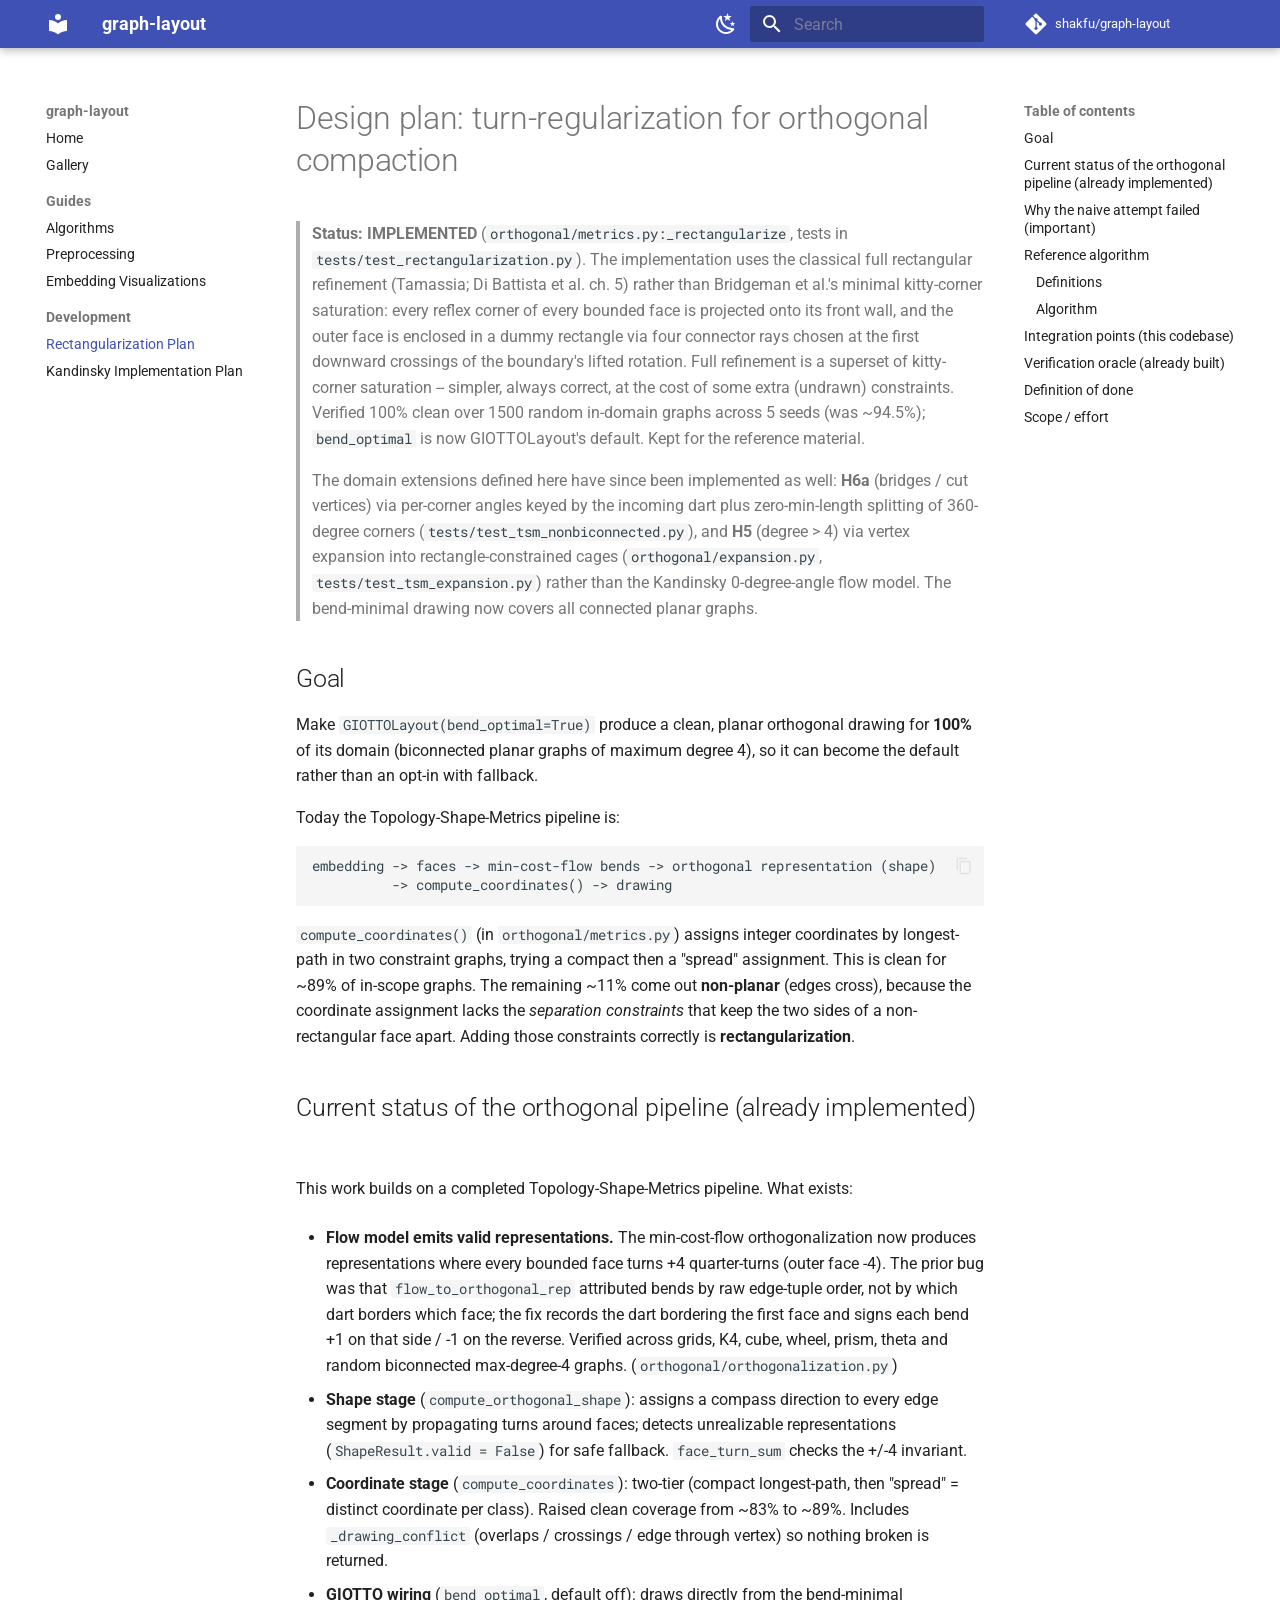
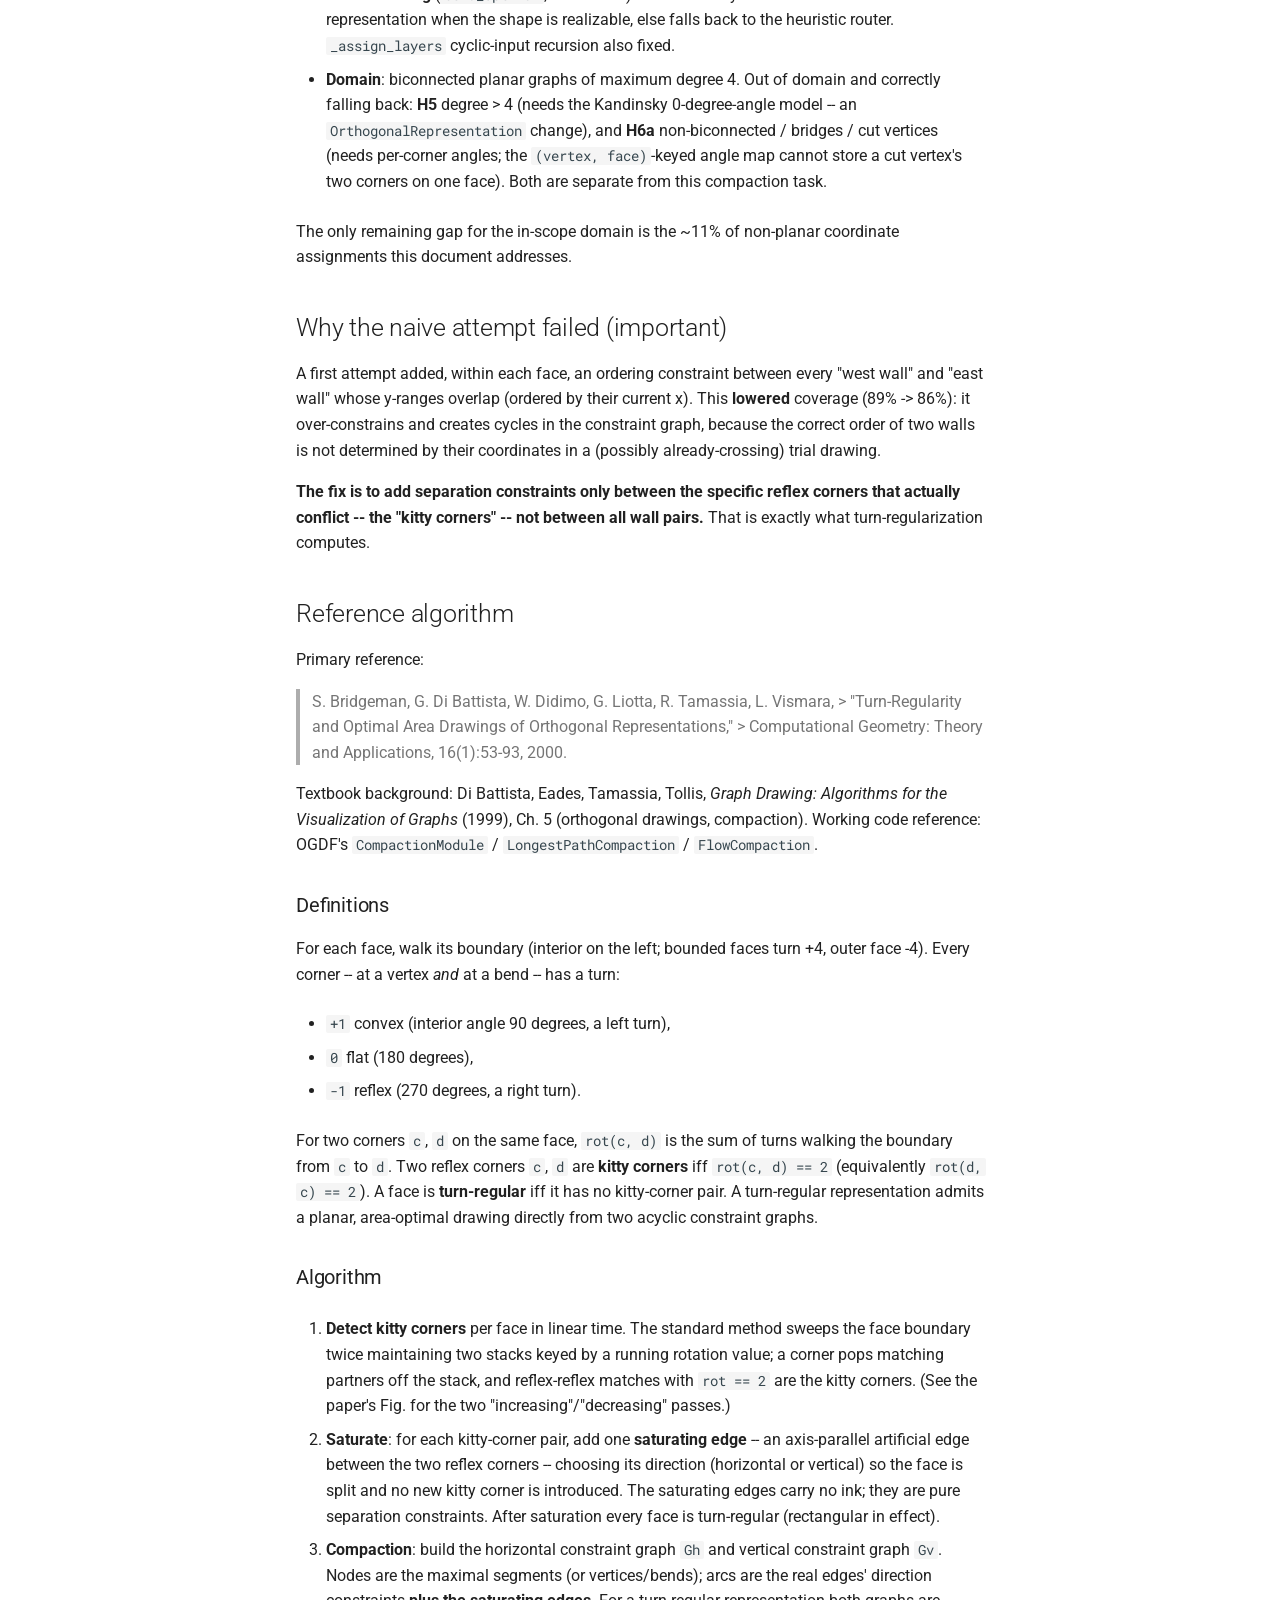
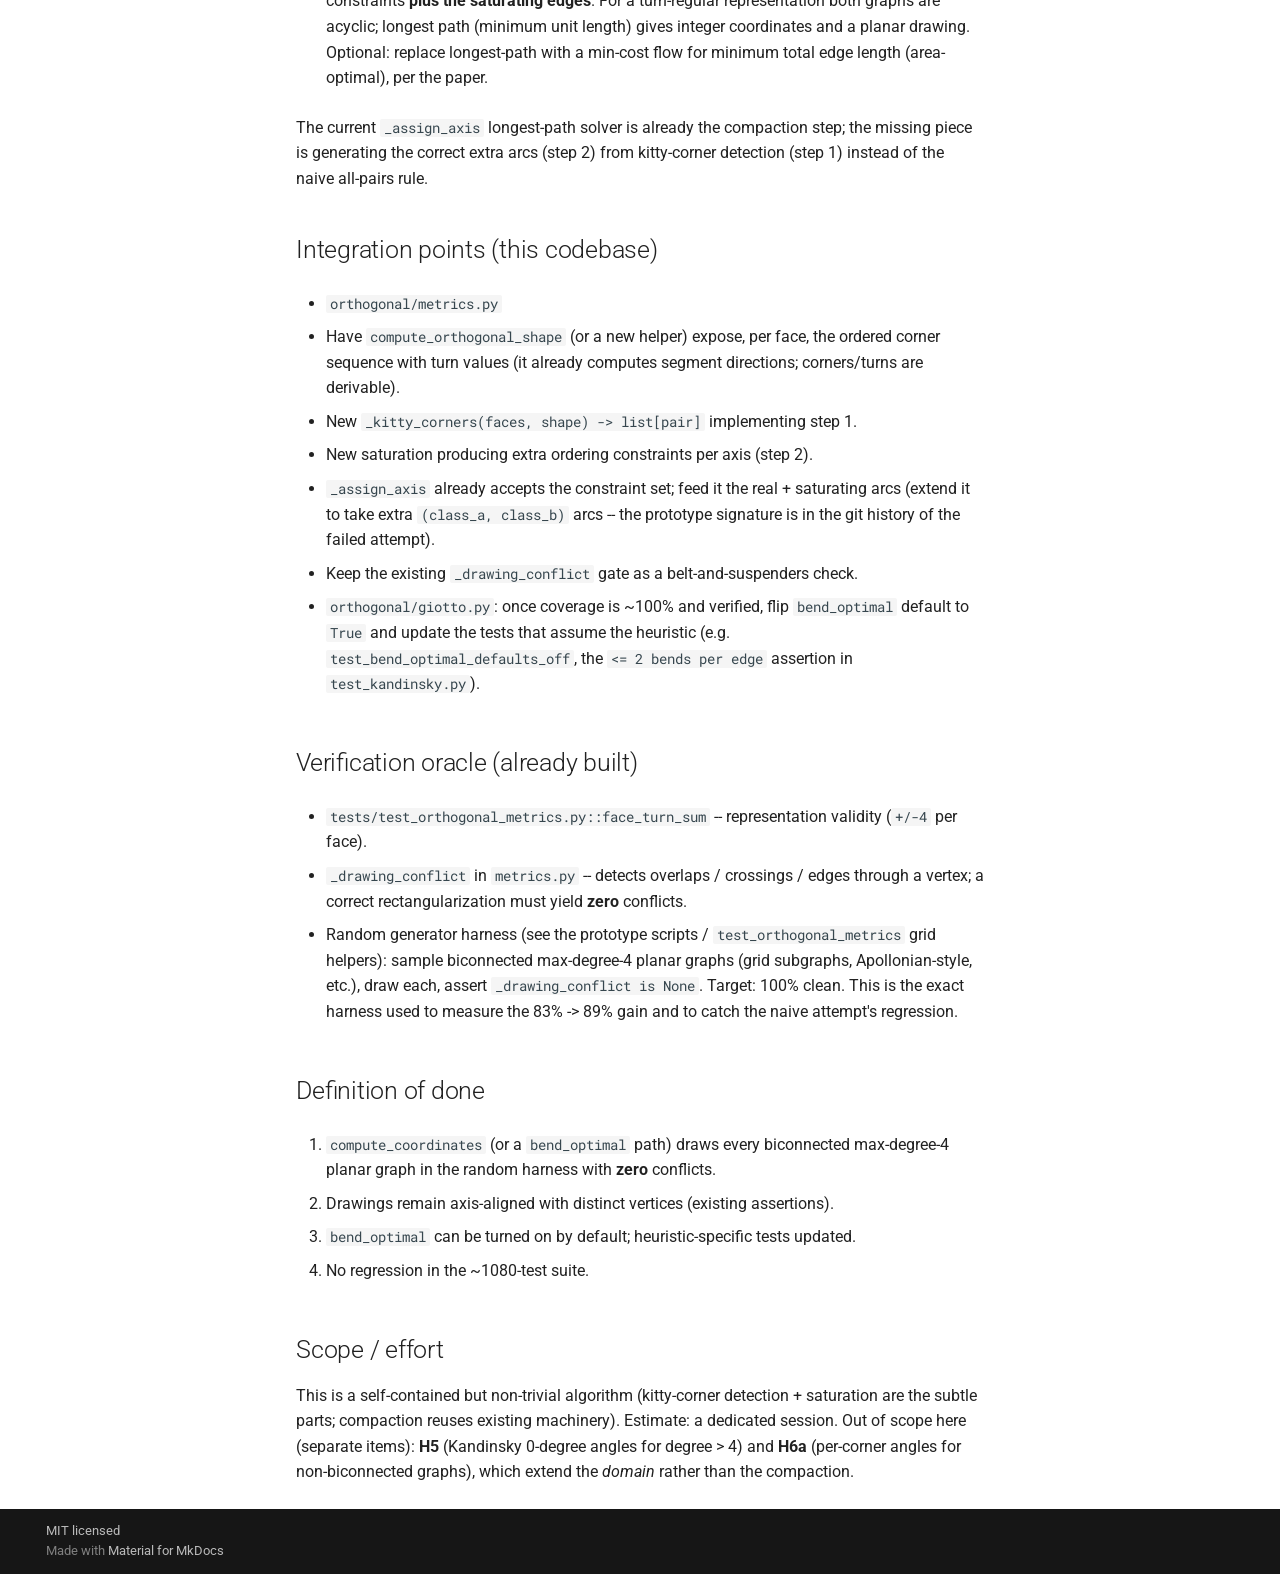
<file: rectangularization-plan/index.html>
<!doctype html>
<html lang="en" class="no-js">
  <head>
    
      <meta charset="utf-8">
      <meta name="viewport" content="width=device-width,initial-scale=1">
      
        <meta name="description" content="A collection of graph layout algorithms in Python">
      
      
      
        <link rel="canonical" href="https://shakfu.github.io/graph-layout/rectangularization-plan/">
      
      
        <link rel="prev" href="../embedding-visualizations/">
      
      
        <link rel="next" href="../kandinsky-implementation-plan/">
      
      
        
      
      
      <link rel="icon" href="../assets/images/favicon.png">
      <meta name="generator" content="mkdocs-1.6.1, mkdocs-material-9.7.7">
    
    
      
        <title>Rectangularization Plan - graph-layout</title>
      
    
    
      <link rel="stylesheet" href="../assets/stylesheets/main.ec1eaa64.min.css">
      
        
        <link rel="stylesheet" href="../assets/stylesheets/palette.ab4e12ef.min.css">
      
      


    
    
      
    
    
      
        
        
        <link rel="preconnect" href="https://fonts.gstatic.com" crossorigin>
        <link rel="stylesheet" href="https://fonts.googleapis.com/css?family=Roboto:300,300i,400,400i,700,700i%7CRoboto+Mono:400,400i,700,700i&display=fallback">
        <style>:root{--md-text-font:"Roboto";--md-code-font:"Roboto Mono"}</style>
      
    
    
      <link rel="stylesheet" href="../stylesheets/extra.css">
    
    <script>__md_scope=new URL("..",location),__md_hash=e=>[...e].reduce(((e,_)=>(e<<5)-e+_.charCodeAt(0)),0),__md_get=(e,_=localStorage,t=__md_scope)=>JSON.parse(_.getItem(t.pathname+"."+e)),__md_set=(e,_,t=localStorage,a=__md_scope)=>{try{t.setItem(a.pathname+"."+e,JSON.stringify(_))}catch(e){}}</script>
    
      

    
    
  </head>
  
  
    
    
      
    
    
    
    
    <body dir="ltr" data-md-color-scheme="default" data-md-color-primary="indigo" data-md-color-accent="indigo">
  
    
    <input class="md-toggle" data-md-toggle="drawer" type="checkbox" id="__drawer" autocomplete="off">
    <input class="md-toggle" data-md-toggle="search" type="checkbox" id="__search" autocomplete="off">
    <label class="md-overlay" for="__drawer"></label>
    <div data-md-component="skip">
      
        
        <a href="#design-plan-turn-regularization-for-orthogonal-compaction" class="md-skip">
          Skip to content
        </a>
      
    </div>
    <div data-md-component="announce">
      
    </div>
    
    
      

  

<header class="md-header md-header--shadow" data-md-component="header">
  <nav class="md-header__inner md-grid" aria-label="Header">
    <a href=".." title="graph-layout" class="md-header__button md-logo" aria-label="graph-layout" data-md-component="logo">
      
  
  <svg xmlns="http://www.w3.org/2000/svg" viewBox="0 0 24 24"><path d="M12 8a3 3 0 0 0 3-3 3 3 0 0 0-3-3 3 3 0 0 0-3 3 3 3 0 0 0 3 3m0 3.54C9.64 9.35 6.5 8 3 8v11c3.5 0 6.64 1.35 9 3.54 2.36-2.19 5.5-3.54 9-3.54V8c-3.5 0-6.64 1.35-9 3.54"/></svg>

    </a>
    <label class="md-header__button md-icon" for="__drawer">
      
      <svg xmlns="http://www.w3.org/2000/svg" viewBox="0 0 24 24"><path d="M3 6h18v2H3zm0 5h18v2H3zm0 5h18v2H3z"/></svg>
    </label>
    <div class="md-header__title" data-md-component="header-title">
      <div class="md-header__ellipsis">
        <div class="md-header__topic">
          <span class="md-ellipsis">
            graph-layout
          </span>
        </div>
        <div class="md-header__topic" data-md-component="header-topic">
          <span class="md-ellipsis">
            
              Rectangularization Plan
            
          </span>
        </div>
      </div>
    </div>
    
      
        <form class="md-header__option" data-md-component="palette">
  
    
    
    
    <input class="md-option" data-md-color-media="(prefers-color-scheme: light)" data-md-color-scheme="default" data-md-color-primary="indigo" data-md-color-accent="indigo"  aria-label="Switch to dark mode"  type="radio" name="__palette" id="__palette_0">
    
      <label class="md-header__button md-icon" title="Switch to dark mode" for="__palette_1" hidden>
        <svg xmlns="http://www.w3.org/2000/svg" viewBox="0 0 24 24"><path d="m17.75 4.09-2.53 1.94.91 3.06-2.63-1.81-2.63 1.81.91-3.06-2.53-1.94L12.44 4l1.06-3 1.06 3zm3.5 6.91-1.64 1.25.59 1.98-1.7-1.17-1.7 1.17.59-1.98L15.75 11l2.06-.05L18.5 9l.69 1.95zm-2.28 4.95c.83-.08 1.72 1.1 1.19 1.85-.32.45-.66.87-1.08 1.27C15.17 23 8.84 23 4.94 19.07c-3.91-3.9-3.91-10.24 0-14.14.4-.4.82-.76 1.27-1.08.75-.53 1.93.36 1.85 1.19-.27 2.86.69 5.83 2.89 8.02a9.96 9.96 0 0 0 8.02 2.89m-1.64 2.02a12.08 12.08 0 0 1-7.8-3.47c-2.17-2.19-3.33-5-3.49-7.82-2.81 3.14-2.7 7.96.31 10.98 3.02 3.01 7.84 3.12 10.98.31"/></svg>
      </label>
    
  
    
    
    
    <input class="md-option" data-md-color-media="(prefers-color-scheme: dark)" data-md-color-scheme="slate" data-md-color-primary="indigo" data-md-color-accent="indigo"  aria-label="Switch to light mode"  type="radio" name="__palette" id="__palette_1">
    
      <label class="md-header__button md-icon" title="Switch to light mode" for="__palette_0" hidden>
        <svg xmlns="http://www.w3.org/2000/svg" viewBox="0 0 24 24"><path d="M12 7a5 5 0 0 1 5 5 5 5 0 0 1-5 5 5 5 0 0 1-5-5 5 5 0 0 1 5-5m0 2a3 3 0 0 0-3 3 3 3 0 0 0 3 3 3 3 0 0 0 3-3 3 3 0 0 0-3-3m0-7 2.39 3.42C13.65 5.15 12.84 5 12 5s-1.65.15-2.39.42zM3.34 7l4.16-.35A7.2 7.2 0 0 0 5.94 8.5c-.44.74-.69 1.5-.83 2.29zm.02 10 1.76-3.77a7.131 7.131 0 0 0 2.38 4.14zM20.65 7l-1.77 3.79a7.02 7.02 0 0 0-2.38-4.15zm-.01 10-4.14.36c.59-.51 1.12-1.14 1.54-1.86.42-.73.69-1.5.83-2.29zM12 22l-2.41-3.44c.74.27 1.55.44 2.41.44.82 0 1.63-.17 2.37-.44z"/></svg>
      </label>
    
  
</form>
      
    
    
      <script>var palette=__md_get("__palette");if(palette&&palette.color){if("(prefers-color-scheme)"===palette.color.media){var media=matchMedia("(prefers-color-scheme: light)"),input=document.querySelector(media.matches?"[data-md-color-media='(prefers-color-scheme: light)']":"[data-md-color-media='(prefers-color-scheme: dark)']");palette.color.media=input.getAttribute("data-md-color-media"),palette.color.scheme=input.getAttribute("data-md-color-scheme"),palette.color.primary=input.getAttribute("data-md-color-primary"),palette.color.accent=input.getAttribute("data-md-color-accent")}for(var[key,value]of Object.entries(palette.color))document.body.setAttribute("data-md-color-"+key,value)}</script>
    
    
    
      
      
        <label class="md-header__button md-icon" for="__search">
          
          <svg xmlns="http://www.w3.org/2000/svg" viewBox="0 0 24 24"><path d="M9.5 3A6.5 6.5 0 0 1 16 9.5c0 1.61-.59 3.09-1.56 4.23l.27.27h.79l5 5-1.5 1.5-5-5v-.79l-.27-.27A6.52 6.52 0 0 1 9.5 16 6.5 6.5 0 0 1 3 9.5 6.5 6.5 0 0 1 9.5 3m0 2C7 5 5 7 5 9.5S7 14 9.5 14 14 12 14 9.5 12 5 9.5 5"/></svg>
        </label>
        <div class="md-search" data-md-component="search" role="dialog">
  <label class="md-search__overlay" for="__search"></label>
  <div class="md-search__inner" role="search">
    <form class="md-search__form" name="search">
      <input type="text" class="md-search__input" name="query" aria-label="Search" placeholder="Search" autocapitalize="off" autocorrect="off" autocomplete="off" spellcheck="false" data-md-component="search-query" required>
      <label class="md-search__icon md-icon" for="__search">
        
        <svg xmlns="http://www.w3.org/2000/svg" viewBox="0 0 24 24"><path d="M9.5 3A6.5 6.5 0 0 1 16 9.5c0 1.61-.59 3.09-1.56 4.23l.27.27h.79l5 5-1.5 1.5-5-5v-.79l-.27-.27A6.52 6.52 0 0 1 9.5 16 6.5 6.5 0 0 1 3 9.5 6.5 6.5 0 0 1 9.5 3m0 2C7 5 5 7 5 9.5S7 14 9.5 14 14 12 14 9.5 12 5 9.5 5"/></svg>
        
        <svg xmlns="http://www.w3.org/2000/svg" viewBox="0 0 24 24"><path d="M20 11v2H8l5.5 5.5-1.42 1.42L4.16 12l7.92-7.92L13.5 5.5 8 11z"/></svg>
      </label>
      <nav class="md-search__options" aria-label="Search">
        
        <button type="reset" class="md-search__icon md-icon" title="Clear" aria-label="Clear" tabindex="-1">
          
          <svg xmlns="http://www.w3.org/2000/svg" viewBox="0 0 24 24"><path d="M19 6.41 17.59 5 12 10.59 6.41 5 5 6.41 10.59 12 5 17.59 6.41 19 12 13.41 17.59 19 19 17.59 13.41 12z"/></svg>
        </button>
      </nav>
      
    </form>
    <div class="md-search__output">
      <div class="md-search__scrollwrap" tabindex="0" data-md-scrollfix>
        <div class="md-search-result" data-md-component="search-result">
          <div class="md-search-result__meta">
            Initializing search
          </div>
          <ol class="md-search-result__list" role="presentation"></ol>
        </div>
      </div>
    </div>
  </div>
</div>
      
    
    
      <div class="md-header__source">
        <a href="https://github.com/shakfu/graph-layout" title="Go to repository" class="md-source" data-md-component="source">
  <div class="md-source__icon md-icon">
    
    <svg xmlns="http://www.w3.org/2000/svg" viewBox="0 0 448 512"><!--! Font Awesome Free 7.1.0 by @fontawesome - https://fontawesome.com License - https://fontawesome.com/license/free (Icons: CC BY 4.0, Fonts: SIL OFL 1.1, Code: MIT License) Copyright 2025 Fonticons, Inc.--><path d="M439.6 236.1 244 40.5c-5.4-5.5-12.8-8.5-20.4-8.5s-15 3-20.4 8.4L162.5 81l51.5 51.5c27.1-9.1 52.7 16.8 43.4 43.7l49.7 49.7c34.2-11.8 61.2 31 35.5 56.7-26.5 26.5-70.2-2.9-56-37.3L240.3 199v121.9c25.3 12.5 22.3 41.8 9.1 55-6.4 6.4-15.2 10.1-24.3 10.1s-17.8-3.6-24.3-10.1c-17.6-17.6-11.1-46.9 11.2-56v-123c-20.8-8.5-24.6-30.7-18.6-45L142.6 101 8.5 235.1C3 240.6 0 247.9 0 255.5s3 15 8.5 20.4l195.6 195.7c5.4 5.4 12.7 8.4 20.4 8.4s15-3 20.4-8.4l194.7-194.7c5.4-5.4 8.4-12.8 8.4-20.4s-3-15-8.4-20.4"/></svg>
  </div>
  <div class="md-source__repository">
    shakfu/graph-layout
  </div>
</a>
      </div>
    
  </nav>
  
</header>
    
    <div class="md-container" data-md-component="container">
      
      
        
          
        
      
      <main class="md-main" data-md-component="main">
        <div class="md-main__inner md-grid">
          
            
              
              <div class="md-sidebar md-sidebar--primary" data-md-component="sidebar" data-md-type="navigation" >
                <div class="md-sidebar__scrollwrap">
                  <div class="md-sidebar__inner">
                    



<nav class="md-nav md-nav--primary" aria-label="Navigation" data-md-level="0">
  <label class="md-nav__title" for="__drawer">
    <a href=".." title="graph-layout" class="md-nav__button md-logo" aria-label="graph-layout" data-md-component="logo">
      
  
  <svg xmlns="http://www.w3.org/2000/svg" viewBox="0 0 24 24"><path d="M12 8a3 3 0 0 0 3-3 3 3 0 0 0-3-3 3 3 0 0 0-3 3 3 3 0 0 0 3 3m0 3.54C9.64 9.35 6.5 8 3 8v11c3.5 0 6.64 1.35 9 3.54 2.36-2.19 5.5-3.54 9-3.54V8c-3.5 0-6.64 1.35-9 3.54"/></svg>

    </a>
    graph-layout
  </label>
  
    <div class="md-nav__source">
      <a href="https://github.com/shakfu/graph-layout" title="Go to repository" class="md-source" data-md-component="source">
  <div class="md-source__icon md-icon">
    
    <svg xmlns="http://www.w3.org/2000/svg" viewBox="0 0 448 512"><!--! Font Awesome Free 7.1.0 by @fontawesome - https://fontawesome.com License - https://fontawesome.com/license/free (Icons: CC BY 4.0, Fonts: SIL OFL 1.1, Code: MIT License) Copyright 2025 Fonticons, Inc.--><path d="M439.6 236.1 244 40.5c-5.4-5.5-12.8-8.5-20.4-8.5s-15 3-20.4 8.4L162.5 81l51.5 51.5c27.1-9.1 52.7 16.8 43.4 43.7l49.7 49.7c34.2-11.8 61.2 31 35.5 56.7-26.5 26.5-70.2-2.9-56-37.3L240.3 199v121.9c25.3 12.5 22.3 41.8 9.1 55-6.4 6.4-15.2 10.1-24.3 10.1s-17.8-3.6-24.3-10.1c-17.6-17.6-11.1-46.9 11.2-56v-123c-20.8-8.5-24.6-30.7-18.6-45L142.6 101 8.5 235.1C3 240.6 0 247.9 0 255.5s3 15 8.5 20.4l195.6 195.7c5.4 5.4 12.7 8.4 20.4 8.4s15-3 20.4-8.4l194.7-194.7c5.4-5.4 8.4-12.8 8.4-20.4s-3-15-8.4-20.4"/></svg>
  </div>
  <div class="md-source__repository">
    shakfu/graph-layout
  </div>
</a>
    </div>
  
  <ul class="md-nav__list" data-md-scrollfix>
    
      
      
  
  
  
  
    <li class="md-nav__item">
      <a href=".." class="md-nav__link">
        
  
  
  <span class="md-ellipsis">
    
  
    Home
  

    
  </span>
  
  

      </a>
    </li>
  

    
      
      
  
  
  
  
    <li class="md-nav__item">
      <a href="../gallery/" class="md-nav__link">
        
  
  
  <span class="md-ellipsis">
    
  
    Gallery
  

    
  </span>
  
  

      </a>
    </li>
  

    
      
      
  
  
  
  
    
    
    
    
      
        
        
      
    
    
    <li class="md-nav__item md-nav__item--section md-nav__item--nested">
      
        
        
        <input class="md-nav__toggle md-toggle " type="checkbox" id="__nav_3" >
        
          
          <label class="md-nav__link" for="__nav_3" id="__nav_3_label" tabindex="">
            
  
  
  <span class="md-ellipsis">
    
  
    Guides
  

    
  </span>
  
  

            <span class="md-nav__icon md-icon"></span>
          </label>
        
        <nav class="md-nav" data-md-level="1" aria-labelledby="__nav_3_label" aria-expanded="false">
          <label class="md-nav__title" for="__nav_3">
            <span class="md-nav__icon md-icon"></span>
            
  
    Guides
  

          </label>
          <ul class="md-nav__list" data-md-scrollfix>
            
              
                
  
  
  
  
    <li class="md-nav__item">
      <a href="../algorithms-guide/" class="md-nav__link">
        
  
  
  <span class="md-ellipsis">
    
  
    Algorithms
  

    
  </span>
  
  

      </a>
    </li>
  

              
            
              
                
  
  
  
  
    <li class="md-nav__item">
      <a href="../preprocessing-guide/" class="md-nav__link">
        
  
  
  <span class="md-ellipsis">
    
  
    Preprocessing
  

    
  </span>
  
  

      </a>
    </li>
  

              
            
              
                
  
  
  
  
    <li class="md-nav__item">
      <a href="../embedding-visualizations/" class="md-nav__link">
        
  
  
  <span class="md-ellipsis">
    
  
    Embedding Visualizations
  

    
  </span>
  
  

      </a>
    </li>
  

              
            
          </ul>
        </nav>
      
    </li>
  

    
      
      
  
  
    
  
  
  
    
    
    
    
      
        
        
      
    
    
    <li class="md-nav__item md-nav__item--active md-nav__item--section md-nav__item--nested">
      
        
        
        <input class="md-nav__toggle md-toggle " type="checkbox" id="__nav_4" checked>
        
          
          <label class="md-nav__link" for="__nav_4" id="__nav_4_label" tabindex="">
            
  
  
  <span class="md-ellipsis">
    
  
    Development
  

    
  </span>
  
  

            <span class="md-nav__icon md-icon"></span>
          </label>
        
        <nav class="md-nav" data-md-level="1" aria-labelledby="__nav_4_label" aria-expanded="true">
          <label class="md-nav__title" for="__nav_4">
            <span class="md-nav__icon md-icon"></span>
            
  
    Development
  

          </label>
          <ul class="md-nav__list" data-md-scrollfix>
            
              
                
  
  
    
  
  
  
    <li class="md-nav__item md-nav__item--active">
      
      <input class="md-nav__toggle md-toggle" type="checkbox" id="__toc">
      
      
        
      
      
        <label class="md-nav__link md-nav__link--active" for="__toc">
          
  
  
  <span class="md-ellipsis">
    
  
    Rectangularization Plan
  

    
  </span>
  
  

          <span class="md-nav__icon md-icon"></span>
        </label>
      
      <a href="./" class="md-nav__link md-nav__link--active">
        
  
  
  <span class="md-ellipsis">
    
  
    Rectangularization Plan
  

    
  </span>
  
  

      </a>
      
        

<nav class="md-nav md-nav--secondary" aria-label="Table of contents">
  
  
  
    
  
  
    <label class="md-nav__title" for="__toc">
      <span class="md-nav__icon md-icon"></span>
      Table of contents
    </label>
    <ul class="md-nav__list" data-md-component="toc" data-md-scrollfix>
      
        <li class="md-nav__item">
  <a href="#goal" class="md-nav__link">
    <span class="md-ellipsis">
      
        Goal
      
    </span>
  </a>
  
</li>
      
        <li class="md-nav__item">
  <a href="#current-status-of-the-orthogonal-pipeline-already-implemented" class="md-nav__link">
    <span class="md-ellipsis">
      
        Current status of the orthogonal pipeline (already implemented)
      
    </span>
  </a>
  
</li>
      
        <li class="md-nav__item">
  <a href="#why-the-naive-attempt-failed-important" class="md-nav__link">
    <span class="md-ellipsis">
      
        Why the naive attempt failed (important)
      
    </span>
  </a>
  
</li>
      
        <li class="md-nav__item">
  <a href="#reference-algorithm" class="md-nav__link">
    <span class="md-ellipsis">
      
        Reference algorithm
      
    </span>
  </a>
  
    <nav class="md-nav" aria-label="Reference algorithm">
      <ul class="md-nav__list">
        
          <li class="md-nav__item">
  <a href="#definitions" class="md-nav__link">
    <span class="md-ellipsis">
      
        Definitions
      
    </span>
  </a>
  
</li>
        
          <li class="md-nav__item">
  <a href="#algorithm" class="md-nav__link">
    <span class="md-ellipsis">
      
        Algorithm
      
    </span>
  </a>
  
</li>
        
      </ul>
    </nav>
  
</li>
      
        <li class="md-nav__item">
  <a href="#integration-points-this-codebase" class="md-nav__link">
    <span class="md-ellipsis">
      
        Integration points (this codebase)
      
    </span>
  </a>
  
</li>
      
        <li class="md-nav__item">
  <a href="#verification-oracle-already-built" class="md-nav__link">
    <span class="md-ellipsis">
      
        Verification oracle (already built)
      
    </span>
  </a>
  
</li>
      
        <li class="md-nav__item">
  <a href="#definition-of-done" class="md-nav__link">
    <span class="md-ellipsis">
      
        Definition of done
      
    </span>
  </a>
  
</li>
      
        <li class="md-nav__item">
  <a href="#scope-effort" class="md-nav__link">
    <span class="md-ellipsis">
      
        Scope / effort
      
    </span>
  </a>
  
</li>
      
    </ul>
  
</nav>
      
    </li>
  

              
            
              
                
  
  
  
  
    <li class="md-nav__item">
      <a href="../kandinsky-implementation-plan/" class="md-nav__link">
        
  
  
  <span class="md-ellipsis">
    
  
    Kandinsky Implementation Plan
  

    
  </span>
  
  

      </a>
    </li>
  

              
            
          </ul>
        </nav>
      
    </li>
  

    
  </ul>
</nav>
                  </div>
                </div>
              </div>
            
            
              
              <div class="md-sidebar md-sidebar--secondary" data-md-component="sidebar" data-md-type="toc" >
                <div class="md-sidebar__scrollwrap">
                  <div class="md-sidebar__inner">
                    

<nav class="md-nav md-nav--secondary" aria-label="Table of contents">
  
  
  
    
  
  
    <label class="md-nav__title" for="__toc">
      <span class="md-nav__icon md-icon"></span>
      Table of contents
    </label>
    <ul class="md-nav__list" data-md-component="toc" data-md-scrollfix>
      
        <li class="md-nav__item">
  <a href="#goal" class="md-nav__link">
    <span class="md-ellipsis">
      
        Goal
      
    </span>
  </a>
  
</li>
      
        <li class="md-nav__item">
  <a href="#current-status-of-the-orthogonal-pipeline-already-implemented" class="md-nav__link">
    <span class="md-ellipsis">
      
        Current status of the orthogonal pipeline (already implemented)
      
    </span>
  </a>
  
</li>
      
        <li class="md-nav__item">
  <a href="#why-the-naive-attempt-failed-important" class="md-nav__link">
    <span class="md-ellipsis">
      
        Why the naive attempt failed (important)
      
    </span>
  </a>
  
</li>
      
        <li class="md-nav__item">
  <a href="#reference-algorithm" class="md-nav__link">
    <span class="md-ellipsis">
      
        Reference algorithm
      
    </span>
  </a>
  
    <nav class="md-nav" aria-label="Reference algorithm">
      <ul class="md-nav__list">
        
          <li class="md-nav__item">
  <a href="#definitions" class="md-nav__link">
    <span class="md-ellipsis">
      
        Definitions
      
    </span>
  </a>
  
</li>
        
          <li class="md-nav__item">
  <a href="#algorithm" class="md-nav__link">
    <span class="md-ellipsis">
      
        Algorithm
      
    </span>
  </a>
  
</li>
        
      </ul>
    </nav>
  
</li>
      
        <li class="md-nav__item">
  <a href="#integration-points-this-codebase" class="md-nav__link">
    <span class="md-ellipsis">
      
        Integration points (this codebase)
      
    </span>
  </a>
  
</li>
      
        <li class="md-nav__item">
  <a href="#verification-oracle-already-built" class="md-nav__link">
    <span class="md-ellipsis">
      
        Verification oracle (already built)
      
    </span>
  </a>
  
</li>
      
        <li class="md-nav__item">
  <a href="#definition-of-done" class="md-nav__link">
    <span class="md-ellipsis">
      
        Definition of done
      
    </span>
  </a>
  
</li>
      
        <li class="md-nav__item">
  <a href="#scope-effort" class="md-nav__link">
    <span class="md-ellipsis">
      
        Scope / effort
      
    </span>
  </a>
  
</li>
      
    </ul>
  
</nav>
                  </div>
                </div>
              </div>
            
          
          
            <div class="md-content" data-md-component="content">
              
              <article class="md-content__inner md-typeset">
                
                  


  
  


<h1 id="design-plan-turn-regularization-for-orthogonal-compaction">Design plan: turn-regularization for orthogonal compaction<a class="headerlink" href="#design-plan-turn-regularization-for-orthogonal-compaction" title="Permanent link">&para;</a></h1>
<blockquote>
<p><strong>Status: IMPLEMENTED</strong> (<code>orthogonal/metrics.py:_rectangularize</code>, tests in
<code>tests/test_rectangularization.py</code>). The implementation uses the classical
full rectangular refinement (Tamassia; Di Battista et al. ch. 5) rather than
Bridgeman et al.'s minimal kitty-corner saturation: every reflex corner of
every bounded face is projected onto its front wall, and the outer face is
enclosed in a dummy rectangle via four connector rays chosen at the first
downward crossings of the boundary's lifted rotation. Full refinement is a
superset of kitty-corner saturation -- simpler, always correct, at the cost
of some extra (undrawn) constraints. Verified 100% clean over 1500 random
in-domain graphs across 5 seeds (was ~94.5%); <code>bend_optimal</code> is now
GIOTTOLayout's default. Kept for the reference material.</p>
<p>The domain extensions defined here have since been implemented as well:
<strong>H6a</strong> (bridges / cut vertices) via per-corner angles keyed by the incoming
dart plus zero-min-length splitting of 360-degree corners
(<code>tests/test_tsm_nonbiconnected.py</code>), and <strong>H5</strong> (degree &gt; 4) via vertex
expansion into rectangle-constrained cages (<code>orthogonal/expansion.py</code>,
<code>tests/test_tsm_expansion.py</code>) rather than the Kandinsky 0-degree-angle flow
model. The bend-minimal drawing now covers all connected planar graphs.</p>
</blockquote>
<h2 id="goal">Goal<a class="headerlink" href="#goal" title="Permanent link">&para;</a></h2>
<p>Make <code>GIOTTOLayout(bend_optimal=True)</code> produce a clean, planar orthogonal drawing for <strong>100%</strong> of its domain (biconnected planar graphs of maximum degree 4), so it can become the default rather than an opt-in with fallback.</p>
<p>Today the Topology-Shape-Metrics pipeline is:</p>
<div class="highlight"><pre><span></span><code>embedding -&gt; faces -&gt; min-cost-flow bends -&gt; orthogonal representation (shape)
          -&gt; compute_coordinates() -&gt; drawing
</code></pre></div>
<p><code>compute_coordinates()</code> (in <code>orthogonal/metrics.py</code>) assigns integer coordinates by longest-path in two constraint graphs, trying a compact then a "spread" assignment. This is clean for ~89% of in-scope graphs. The remaining ~11% come out <strong>non-planar</strong> (edges cross), because the coordinate assignment lacks the <em>separation constraints</em> that keep the two sides of a non-rectangular face apart. Adding those constraints correctly is <strong>rectangularization</strong>.</p>
<h2 id="current-status-of-the-orthogonal-pipeline-already-implemented">Current status of the orthogonal pipeline (already implemented)<a class="headerlink" href="#current-status-of-the-orthogonal-pipeline-already-implemented" title="Permanent link">&para;</a></h2>
<p>This work builds on a completed Topology-Shape-Metrics pipeline. What exists:</p>
<ul>
<li>
<p><strong>Flow model emits valid representations.</strong> The min-cost-flow orthogonalization now produces representations where every bounded face turns +4 quarter-turns (outer face -4). The prior bug was that <code>flow_to_orthogonal_rep</code> attributed bends by raw edge-tuple order, not by which dart borders which face; the fix records the dart bordering the first face and signs each bend +1 on that side / -1 on the reverse. Verified across grids, K4, cube, wheel, prism, theta and random biconnected max-degree-4 graphs. (<code>orthogonal/orthogonalization.py</code>)</p>
</li>
<li>
<p><strong>Shape stage</strong> (<code>compute_orthogonal_shape</code>): assigns a compass direction to every edge segment by propagating turns around faces; detects unrealizable representations (<code>ShapeResult.valid = False</code>) for safe fallback. <code>face_turn_sum</code> checks the +/-4 invariant.</p>
</li>
<li>
<p><strong>Coordinate stage</strong> (<code>compute_coordinates</code>): two-tier (compact longest-path, then "spread" = distinct coordinate per class). Raised clean coverage from ~83% to ~89%. Includes <code>_drawing_conflict</code> (overlaps / crossings / edge through vertex) so nothing broken is returned.</p>
</li>
<li>
<p><strong>GIOTTO wiring</strong> (<code>bend_optimal</code>, default off): draws directly from the bend-minimal representation when the shape is realizable, else falls back to the heuristic router. <code>_assign_layers</code> cyclic-input recursion also fixed.</p>
</li>
<li>
<p><strong>Domain</strong>: biconnected planar graphs of maximum degree 4. Out of domain and correctly falling back: <strong>H5</strong> degree &gt; 4 (needs the Kandinsky 0-degree-angle model -- an <code>OrthogonalRepresentation</code> change), and <strong>H6a</strong> non-biconnected / bridges / cut vertices (needs per-corner angles; the <code>(vertex, face)</code>-keyed angle map cannot store a cut vertex's two corners on one face). Both are separate from this compaction task.</p>
</li>
</ul>
<p>The only remaining gap for the in-scope domain is the ~11% of non-planar coordinate assignments this document addresses.</p>
<h2 id="why-the-naive-attempt-failed-important">Why the naive attempt failed (important)<a class="headerlink" href="#why-the-naive-attempt-failed-important" title="Permanent link">&para;</a></h2>
<p>A first attempt added, within each face, an ordering constraint between every "west wall" and "east wall" whose y-ranges overlap (ordered by their current x). This <strong>lowered</strong> coverage (89% -&gt; 86%): it over-constrains and creates cycles in the constraint graph, because the correct order of two walls is not determined by their coordinates in a (possibly already-crossing) trial drawing.</p>
<p><strong>The fix is to add separation constraints only between the specific reflex corners that actually conflict -- the "kitty corners" -- not between all wall pairs.</strong> That is exactly what turn-regularization computes.</p>
<h2 id="reference-algorithm">Reference algorithm<a class="headerlink" href="#reference-algorithm" title="Permanent link">&para;</a></h2>
<p>Primary reference:</p>
<blockquote>
<p>S. Bridgeman, G. Di Battista, W. Didimo, G. Liotta, R. Tamassia, L. Vismara, &gt; "Turn-Regularity and Optimal Area Drawings of Orthogonal Representations," &gt; Computational Geometry: Theory and Applications, 16(1):53-93, 2000.</p>
</blockquote>
<p>Textbook background: Di Battista, Eades, Tamassia, Tollis, <em>Graph Drawing: Algorithms for the Visualization of Graphs</em> (1999), Ch. 5 (orthogonal drawings, compaction). Working code reference: OGDF's <code>CompactionModule</code> / <code>LongestPathCompaction</code> / <code>FlowCompaction</code>.</p>
<h3 id="definitions">Definitions<a class="headerlink" href="#definitions" title="Permanent link">&para;</a></h3>
<p>For each face, walk its boundary (interior on the left; bounded faces turn +4, outer face -4). Every corner -- at a vertex <em>and</em> at a bend -- has a turn:</p>
<ul>
<li>
<p><code>+1</code> convex (interior angle 90 degrees, a left turn),</p>
</li>
<li>
<p><code>0</code>  flat (180 degrees),</p>
</li>
<li>
<p><code>-1</code> reflex (270 degrees, a right turn).</p>
</li>
</ul>
<p>For two corners <code>c</code>, <code>d</code> on the same face, <code>rot(c, d)</code> is the sum of turns walking the boundary from <code>c</code> to <code>d</code>. Two reflex corners <code>c</code>, <code>d</code> are <strong>kitty corners</strong> iff <code>rot(c, d) == 2</code> (equivalently <code>rot(d, c) == 2</code>). A face is <strong>turn-regular</strong> iff it has no kitty-corner pair. A turn-regular representation admits a planar, area-optimal drawing directly from two acyclic constraint graphs.</p>
<h3 id="algorithm">Algorithm<a class="headerlink" href="#algorithm" title="Permanent link">&para;</a></h3>
<ol>
<li>
<p><strong>Detect kitty corners</strong> per face in linear time. The standard method sweeps the face boundary twice maintaining two stacks keyed by a running rotation value; a corner pops matching partners off the stack, and reflex-reflex matches with <code>rot == 2</code> are the kitty corners. (See the paper's Fig. for the two "increasing"/"decreasing" passes.)</p>
</li>
<li>
<p><strong>Saturate</strong>: for each kitty-corner pair, add one <strong>saturating edge</strong> -- an axis-parallel artificial edge between the two reflex corners -- choosing its direction (horizontal or vertical) so the face is split and no new kitty corner is introduced. The saturating edges carry no ink; they are pure separation constraints. After saturation every face is turn-regular (rectangular in effect).</p>
</li>
<li>
<p><strong>Compaction</strong>: build the horizontal constraint graph <code>Gh</code> and vertical constraint graph <code>Gv</code>. Nodes are the maximal segments (or vertices/bends); arcs are the real edges' direction constraints <strong>plus the saturating edges</strong>. For a turn-regular representation both graphs are acyclic; longest path (minimum unit length) gives integer coordinates and a planar drawing. Optional: replace longest-path with a min-cost flow for minimum total edge length (area-optimal), per the paper.</p>
</li>
</ol>
<p>The current <code>_assign_axis</code> longest-path solver is already the compaction step; the missing piece is generating the correct extra arcs (step 2) from kitty-corner detection (step 1) instead of the naive all-pairs rule.</p>
<h2 id="integration-points-this-codebase">Integration points (this codebase)<a class="headerlink" href="#integration-points-this-codebase" title="Permanent link">&para;</a></h2>
<ul>
<li>
<p><code>orthogonal/metrics.py</code></p>
</li>
<li>
<p>Have <code>compute_orthogonal_shape</code> (or a new helper) expose, per face, the ordered corner sequence with turn values (it already computes segment directions; corners/turns are derivable).</p>
</li>
<li>
<p>New <code>_kitty_corners(faces, shape) -&gt; list[pair]</code> implementing step 1.</p>
</li>
<li>
<p>New saturation producing extra ordering constraints per axis (step 2).</p>
</li>
<li>
<p><code>_assign_axis</code> already accepts the constraint set; feed it the real + saturating arcs (extend it to take extra <code>(class_a, class_b)</code> arcs -- the prototype signature is in the git history of the failed attempt).</p>
</li>
<li>
<p>Keep the existing <code>_drawing_conflict</code> gate as a belt-and-suspenders check.</p>
</li>
<li>
<p><code>orthogonal/giotto.py</code>: once coverage is ~100% and verified, flip <code>bend_optimal</code> default to <code>True</code> and update the tests that assume the heuristic (e.g. <code>test_bend_optimal_defaults_off</code>, the <code>&lt;= 2 bends per edge</code> assertion in <code>test_kandinsky.py</code>).</p>
</li>
</ul>
<h2 id="verification-oracle-already-built">Verification oracle (already built)<a class="headerlink" href="#verification-oracle-already-built" title="Permanent link">&para;</a></h2>
<ul>
<li>
<p><code>tests/test_orthogonal_metrics.py::face_turn_sum</code> -- representation validity (<code>+/-4</code> per face).</p>
</li>
<li>
<p><code>_drawing_conflict</code> in <code>metrics.py</code> -- detects overlaps / crossings / edges through a vertex; a correct rectangularization must yield <strong>zero</strong> conflicts.</p>
</li>
<li>
<p>Random generator harness (see the prototype scripts / <code>test_orthogonal_metrics</code> grid helpers): sample biconnected max-degree-4 planar graphs (grid subgraphs, Apollonian-style, etc.), draw each, assert <code>_drawing_conflict is None</code>. Target: 100% clean. This is the exact harness used to measure the 83% -&gt; 89% gain and to catch the naive attempt's regression.</p>
</li>
</ul>
<h2 id="definition-of-done">Definition of done<a class="headerlink" href="#definition-of-done" title="Permanent link">&para;</a></h2>
<ol>
<li>
<p><code>compute_coordinates</code> (or a <code>bend_optimal</code> path) draws every biconnected max-degree-4 planar graph in the random harness with <strong>zero</strong> conflicts.</p>
</li>
<li>
<p>Drawings remain axis-aligned with distinct vertices (existing assertions).</p>
</li>
<li>
<p><code>bend_optimal</code> can be turned on by default; heuristic-specific tests updated.</p>
</li>
<li>
<p>No regression in the ~1080-test suite.</p>
</li>
</ol>
<h2 id="scope-effort">Scope / effort<a class="headerlink" href="#scope-effort" title="Permanent link">&para;</a></h2>
<p>This is a self-contained but non-trivial algorithm (kitty-corner detection + saturation are the subtle parts; compaction reuses existing machinery). Estimate: a dedicated session. Out of scope here (separate items): <strong>H5</strong> (Kandinsky 0-degree angles for degree &gt; 4) and <strong>H6a</strong> (per-corner angles for non-biconnected graphs), which extend the <em>domain</em> rather than the compaction.</p>












                
              </article>
            </div>
          
          
<script>var target=document.getElementById(location.hash.slice(1));target&&target.name&&(target.checked=target.name.startsWith("__tabbed_"))</script>
        </div>
        
          <button type="button" class="md-top md-icon" data-md-component="top" hidden>
  
  <svg xmlns="http://www.w3.org/2000/svg" viewBox="0 0 24 24"><path d="M13 20h-2V8l-5.5 5.5-1.42-1.42L12 4.16l7.92 7.92-1.42 1.42L13 8z"/></svg>
  Back to top
</button>
        
      </main>
      
        <footer class="md-footer">
  
  <div class="md-footer-meta md-typeset">
    <div class="md-footer-meta__inner md-grid">
      <div class="md-copyright">
  
    <div class="md-copyright__highlight">
      MIT licensed
    </div>
  
  
    Made with
    <a href="https://squidfunk.github.io/mkdocs-material/" target="_blank" rel="noopener">
      Material for MkDocs
    </a>
  
</div>
      
    </div>
  </div>
</footer>
      
    </div>
    <div class="md-dialog" data-md-component="dialog">
      <div class="md-dialog__inner md-typeset"></div>
    </div>
    
    
    
      
      
      <script id="__config" type="application/json">{"annotate": null, "base": "..", "features": ["content.code.copy", "navigation.sections", "navigation.top", "toc.follow"], "search": "../assets/javascripts/workers/search.2c215733.min.js", "tags": null, "translations": {"clipboard.copied": "Copied to clipboard", "clipboard.copy": "Copy to clipboard", "search.result.more.one": "1 more on this page", "search.result.more.other": "# more on this page", "search.result.none": "No matching documents", "search.result.one": "1 matching document", "search.result.other": "# matching documents", "search.result.placeholder": "Type to start searching", "search.result.term.missing": "Missing", "select.version": "Select version"}, "version": null}</script>
    
    
      <script src="../assets/javascripts/bundle.d7400e89.min.js"></script>
      
    
  </body>
</html>
</file>
<file: stylesheets/extra.css>
/* Figures produced by the ```graph-layout fence (scripts/mkdocs_hooks.py). */

.graph-layout-figure {
  margin: 1.2rem auto;
  text-align: center;
}

.graph-layout-figure svg {
  display: inline-block;
  max-width: 100%;
  height: auto;
}

/* Node labels are rendered with fill="currentColor", so they follow the theme. */
.graph-layout-figure .labels {
  color: var(--md-default-fg-color, #000);
}

.graph-layout-figure figcaption {
  margin-top: 0.4rem;
  font-size: 0.75rem;
  color: var(--md-default-fg-color--light, #666);
}

/* Side-by-side figures for algorithm comparisons. */
.graph-layout-row {
  display: flex;
  flex-wrap: wrap;
  gap: 1rem;
  align-items: flex-end;
  justify-content: center;
}

/* `class=inline` on a fence: figures flow side by side for comparisons rather
   than stacking one per row. */
.graph-layout-figure.inline {
  display: inline-block;
  vertical-align: top;
  width: min(100%, 20rem);
  margin: 0.6rem 0.4rem;
}

/* Inline figures share a comparison row, so scale each drawing to its cell
   rather than leaving compact layouts visibly smaller than sparse ones. */
.graph-layout-figure.inline svg {
  width: 100%;
}

/* Each figure carries the code that produced it. Inline comparison figures keep
   theirs collapsed so the row stays a row. */
.graph-layout-source {
  margin-top: 0.5rem;
  text-align: left;
  font-size: 0.7rem;
}

.graph-layout-source > summary {
  cursor: pointer;
  text-align: center;
  font-size: 0.72rem;
  color: var(--md-default-fg-color--light, #666);
}

.graph-layout-source .highlight {
  margin-top: 0.4rem;
  overflow-x: auto;
}

.graph-layout-source .highlight pre {
  margin: 0;
  padding: 0.6rem 0.7rem;
}
</file>
<file: assets/stylesheets/main.ec1eaa64.min.css>
@charset "UTF-8";html{-webkit-text-size-adjust:none;-moz-text-size-adjust:none;text-size-adjust:none;box-sizing:border-box}*,:after,:before{box-sizing:inherit}@media (prefers-reduced-motion){*,:after,:before{transition:none!important}}body{margin:0}a,button,input,label{-webkit-tap-highlight-color:transparent}a{color:inherit;text-decoration:none}hr{border:0;box-sizing:initial;display:block;height:.05rem;overflow:visible;padding:0}small{font-size:80%}sub,sup{line-height:1em}img{border-style:none}table{border-collapse:initial;border-spacing:0}td,th{font-weight:400;vertical-align:top}button{background:#0000;border:0;font-family:inherit;font-size:inherit;margin:0;padding:0}input{border:0;outline:none}:root{--md-primary-fg-color:#4051b5;--md-primary-fg-color--light:#5d6cc0;--md-primary-fg-color--dark:#303fa1;--md-primary-bg-color:#fff;--md-primary-bg-color--light:#ffffffb3;--md-accent-fg-color:#526cfe;--md-accent-fg-color--transparent:#526cfe1a;--md-accent-bg-color:#fff;--md-accent-bg-color--light:#ffffffb3}[data-md-color-scheme=default]{color-scheme:light}[data-md-color-scheme=default] img[src$="#gh-dark-mode-only"],[data-md-color-scheme=default] img[src$="#only-dark"]{display:none}:root,[data-md-color-scheme=default]{--md-hue:225deg;--md-default-fg-color:#000000de;--md-default-fg-color--light:#0000008a;--md-default-fg-color--lighter:#00000052;--md-default-fg-color--lightest:#00000012;--md-default-bg-color:#fff;--md-default-bg-color--light:#ffffffb3;--md-default-bg-color--lighter:#ffffff4d;--md-default-bg-color--lightest:#ffffff1f;--md-code-fg-color:#36464e;--md-code-bg-color:#f5f5f5;--md-code-bg-color--light:#f5f5f5b3;--md-code-bg-color--lighter:#f5f5f54d;--md-code-hl-color:#4287ff;--md-code-hl-color--light:#4287ff1a;--md-code-hl-number-color:#d52a2a;--md-code-hl-special-color:#db1457;--md-code-hl-function-color:#a846b9;--md-code-hl-constant-color:#6e59d9;--md-code-hl-keyword-color:#3f6ec6;--md-code-hl-string-color:#1c7d4d;--md-code-hl-name-color:var(--md-code-fg-color);--md-code-hl-operator-color:var(--md-default-fg-color--light);--md-code-hl-punctuation-color:var(--md-default-fg-color--light);--md-code-hl-comment-color:var(--md-default-fg-color--light);--md-code-hl-generic-color:var(--md-default-fg-color--light);--md-code-hl-variable-color:var(--md-default-fg-color--light);--md-typeset-color:var(--md-default-fg-color);--md-typeset-a-color:var(--md-primary-fg-color);--md-typeset-del-color:#f5503d26;--md-typeset-ins-color:#0bd57026;--md-typeset-kbd-color:#fafafa;--md-typeset-kbd-accent-color:#fff;--md-typeset-kbd-border-color:#b8b8b8;--md-typeset-mark-color:#ffff0080;--md-typeset-table-color:#0000001f;--md-typeset-table-color--light:rgba(0,0,0,.035);--md-admonition-fg-color:var(--md-default-fg-color);--md-admonition-bg-color:var(--md-default-bg-color);--md-warning-fg-color:#000000de;--md-warning-bg-color:#ff9;--md-footer-fg-color:#fff;--md-footer-fg-color--light:#ffffffb3;--md-footer-fg-color--lighter:#ffffff73;--md-footer-bg-color:#000000de;--md-footer-bg-color--dark:#00000052;--md-shadow-z1:0 0.2rem 0.5rem #0000000d,0 0 0.05rem #0000001a;--md-shadow-z2:0 0.2rem 0.5rem #0000001a,0 0 0.05rem #00000040;--md-shadow-z3:0 0.2rem 0.5rem #0003,0 0 0.05rem #00000059}.md-icon svg{fill:currentcolor;display:block;height:1.2rem;width:1.2rem}body{-webkit-font-smoothing:antialiased;-moz-osx-font-smoothing:grayscale;--md-text-font-family:var(--md-text-font,_),-apple-system,BlinkMacSystemFont,Helvetica,Arial,sans-serif;--md-code-font-family:var(--md-code-font,_),SFMono-Regular,Consolas,Menlo,monospace}aside,body,input{font-feature-settings:"kern","liga";color:var(--md-typeset-color);font-family:var(--md-text-font-family)}code,kbd,pre{font-feature-settings:"kern";font-family:var(--md-code-font-family)}:root{--md-typeset-table-sort-icon:url('data:image/svg+xml;charset=utf-8,<svg xmlns="http://www.w3.org/2000/svg" viewBox="0 0 24 24"><path d="m18 21-4-4h3V7h-3l4-4 4 4h-3v10h3M2 19v-2h10v2M2 13v-2h7v2M2 7V5h4v2z"/></svg>');--md-typeset-table-sort-icon--asc:url('data:image/svg+xml;charset=utf-8,<svg xmlns="http://www.w3.org/2000/svg" viewBox="0 0 24 24"><path d="M19 17h3l-4 4-4-4h3V3h2M2 17h10v2H2M6 5v2H2V5m0 6h7v2H2z"/></svg>');--md-typeset-table-sort-icon--desc:url('data:image/svg+xml;charset=utf-8,<svg xmlns="http://www.w3.org/2000/svg" viewBox="0 0 24 24"><path d="M19 7h3l-4-4-4 4h3v14h2M2 17h10v2H2M6 5v2H2V5m0 6h7v2H2z"/></svg>')}.md-typeset{-webkit-print-color-adjust:exact;color-adjust:exact;font-size:.8rem;line-height:1.6;overflow-wrap:break-word}@media print{.md-typeset{font-size:.68rem}}.md-typeset blockquote,.md-typeset dl,.md-typeset figure,.md-typeset ol,.md-typeset pre,.md-typeset ul{margin-bottom:1em;margin-top:1em}.md-typeset h1{color:var(--md-default-fg-color--light);font-size:2em;line-height:1.3;margin:0 0 1.25em}.md-typeset h1,.md-typeset h2{font-weight:300;letter-spacing:-.01em}.md-typeset h2{font-size:1.5625em;line-height:1.4;margin:1.6em 0 .64em}.md-typeset h3{font-size:1.25em;font-weight:400;letter-spacing:-.01em;line-height:1.5;margin:1.6em 0 .8em}.md-typeset h2+h3{margin-top:.8em}.md-typeset h4{font-weight:700;letter-spacing:-.01em;margin:1em 0}.md-typeset h5,.md-typeset h6{color:var(--md-default-fg-color--light);font-size:.8em;font-weight:700;letter-spacing:-.01em;margin:1.25em 0}.md-typeset h5{text-transform:uppercase}.md-typeset h5 code{text-transform:none}.md-typeset hr{border-bottom:.05rem solid var(--md-default-fg-color--lightest);display:flow-root;margin:1.5em 0}.md-typeset a{color:var(--md-typeset-a-color);word-break:break-word}.md-typeset a,.md-typeset a:before{transition:color 125ms}.md-typeset a:focus,.md-typeset a:hover{color:var(--md-accent-fg-color)}.md-typeset a:focus code,.md-typeset a:hover code{background-color:var(--md-accent-fg-color--transparent);color:var(--md-accent-fg-color)}.md-typeset a code{color:var(--md-typeset-a-color)}.md-typeset a.focus-visible{outline-color:var(--md-accent-fg-color);outline-offset:.2rem}.md-typeset code,.md-typeset kbd,.md-typeset pre{color:var(--md-code-fg-color);direction:ltr;font-variant-ligatures:none;transition:background-color 125ms}@media print{.md-typeset code,.md-typeset kbd,.md-typeset pre{white-space:pre-wrap}}.md-typeset code{background-color:var(--md-code-bg-color);border-radius:.1rem;-webkit-box-decoration-break:clone;box-decoration-break:clone;font-size:.85em;padding:0 .2941176471em;transition:color 125ms,background-color 125ms;word-break:break-word}.md-typeset code:not(.focus-visible){-webkit-tap-highlight-color:transparent;outline:none}.md-typeset pre{display:flow-root;line-height:1.4;position:relative}.md-typeset pre>code{-webkit-box-decoration-break:slice;box-decoration-break:slice;box-shadow:none;display:block;margin:0;outline-color:var(--md-accent-fg-color);overflow:auto;padding:.7720588235em 1.1764705882em;scrollbar-color:var(--md-default-fg-color--lighter) #0000;scrollbar-width:thin;touch-action:auto;word-break:normal}.md-typeset pre>code:hover{scrollbar-color:var(--md-accent-fg-color) #0000}.md-typeset pre>code::-webkit-scrollbar{height:.2rem;width:.2rem}.md-typeset pre>code::-webkit-scrollbar-thumb{background-color:var(--md-default-fg-color--lighter)}.md-typeset pre>code::-webkit-scrollbar-thumb:hover{background-color:var(--md-accent-fg-color)}.md-typeset kbd{background-color:var(--md-typeset-kbd-color);border-radius:.1rem;box-shadow:0 .1rem 0 .05rem var(--md-typeset-kbd-border-color),0 .1rem 0 var(--md-typeset-kbd-border-color),0 -.1rem .2rem var(--md-typeset-kbd-accent-color) inset;color:var(--md-default-fg-color);display:inline-block;font-size:.75em;padding:0 .6666666667em;vertical-align:text-top;word-break:break-word}.md-typeset mark{background-color:var(--md-typeset-mark-color);-webkit-box-decoration-break:clone;box-decoration-break:clone;color:inherit;word-break:break-word}.md-typeset abbr{cursor:help;text-decoration:none}.md-typeset [data-preview],.md-typeset abbr{border-bottom:.05rem dotted var(--md-default-fg-color--light)}.md-typeset small{opacity:.75}[dir=ltr] .md-typeset sub,[dir=ltr] .md-typeset sup{margin-left:.078125em}[dir=rtl] .md-typeset sub,[dir=rtl] .md-typeset sup{margin-right:.078125em}[dir=ltr] .md-typeset blockquote{padding-left:.6rem}[dir=rtl] .md-typeset blockquote{padding-right:.6rem}[dir=ltr] .md-typeset blockquote{border-left:.2rem solid var(--md-default-fg-color--lighter)}[dir=rtl] .md-typeset blockquote{border-right:.2rem solid var(--md-default-fg-color--lighter)}.md-typeset blockquote{color:var(--md-default-fg-color--light);margin-left:0;margin-right:0}.md-typeset ul{list-style-type:disc}.md-typeset ul[type]{list-style-type:revert-layer}[dir=ltr] .md-typeset ol,[dir=ltr] .md-typeset ul{margin-left:.625em}[dir=rtl] .md-typeset ol,[dir=rtl] .md-typeset ul{margin-right:.625em}.md-typeset ol,.md-typeset ul{padding:0}.md-typeset ol:not([hidden]),.md-typeset ul:not([hidden]){display:flow-root}.md-typeset ol ol,.md-typeset ul ol{list-style-type:lower-alpha}.md-typeset ol ol ol,.md-typeset ul ol ol{list-style-type:lower-roman}.md-typeset ol ol ol ol,.md-typeset ul ol ol ol{list-style-type:upper-alpha}.md-typeset ol ol ol ol ol,.md-typeset ul ol ol ol ol{list-style-type:upper-roman}.md-typeset ol[type],.md-typeset ul[type]{list-style-type:revert-layer}[dir=ltr] .md-typeset ol li,[dir=ltr] .md-typeset ul li{margin-left:1.25em}[dir=rtl] .md-typeset ol li,[dir=rtl] .md-typeset ul li{margin-right:1.25em}.md-typeset ol li,.md-typeset ul li{margin-bottom:.5em}.md-typeset ol li blockquote,.md-typeset ol li p,.md-typeset ul li blockquote,.md-typeset ul li p{margin:.5em 0}.md-typeset ol li:last-child,.md-typeset ul li:last-child{margin-bottom:0}[dir=ltr] .md-typeset ol li ol,[dir=ltr] .md-typeset ol li ul,[dir=ltr] .md-typeset ul li ol,[dir=ltr] .md-typeset ul li ul{margin-left:.625em}[dir=rtl] .md-typeset ol li ol,[dir=rtl] .md-typeset ol li ul,[dir=rtl] .md-typeset ul li ol,[dir=rtl] .md-typeset ul li ul{margin-right:.625em}.md-typeset ol li ol,.md-typeset ol li ul,.md-typeset ul li ol,.md-typeset ul li ul{margin-bottom:.5em;margin-top:.5em}[dir=ltr] .md-typeset dd{margin-left:1.875em}[dir=rtl] .md-typeset dd{margin-right:1.875em}.md-typeset dd{margin-bottom:1.5em;margin-top:1em}.md-typeset img,.md-typeset svg,.md-typeset video{height:auto;max-width:100%}.md-typeset img[align=left]{margin:1em 1em 1em 0}.md-typeset img[align=right]{margin:1em 0 1em 1em}.md-typeset img[align]:only-child{margin-top:0}.md-typeset figure{display:flow-root;margin:1em auto;max-width:100%;text-align:center;width:fit-content}.md-typeset figure img{display:block;margin:0 auto}.md-typeset figcaption{font-style:italic;margin:1em auto;max-width:24rem}.md-typeset iframe{max-width:100%}.md-typeset table:not([class]){background-color:var(--md-default-bg-color);border:.05rem solid var(--md-typeset-table-color);border-radius:.1rem;display:inline-block;font-size:.64rem;max-width:100%;overflow:auto;touch-action:auto}@media print{.md-typeset table:not([class]){display:table}}.md-typeset table:not([class])+*{margin-top:1.5em}.md-typeset table:not([class]) td>:first-child,.md-typeset table:not([class]) th>:first-child{margin-top:0}.md-typeset table:not([class]) td>:last-child,.md-typeset table:not([class]) th>:last-child{margin-bottom:0}.md-typeset table:not([class]) td:not([align]),.md-typeset table:not([class]) th:not([align]){text-align:left}[dir=rtl] .md-typeset table:not([class]) td:not([align]),[dir=rtl] .md-typeset table:not([class]) th:not([align]){text-align:right}.md-typeset table:not([class]) th{font-weight:700;min-width:5rem;padding:.9375em 1.25em;vertical-align:top}.md-typeset table:not([class]) td{border-top:.05rem solid var(--md-typeset-table-color);padding:.9375em 1.25em;vertical-align:top}.md-typeset table:not([class]) tbody tr{transition:background-color 125ms}.md-typeset table:not([class]) tbody tr:hover{background-color:var(--md-typeset-table-color--light);box-shadow:0 .05rem 0 var(--md-default-bg-color) inset}.md-typeset table:not([class]) a{word-break:normal}.md-typeset table th[role=columnheader]{cursor:pointer}[dir=ltr] .md-typeset table th[role=columnheader]:after{margin-left:.5em}[dir=rtl] .md-typeset table th[role=columnheader]:after{margin-right:.5em}.md-typeset table th[role=columnheader]:after{content:"";display:inline-block;height:1.2em;-webkit-mask-image:var(--md-typeset-table-sort-icon);mask-image:var(--md-typeset-table-sort-icon);-webkit-mask-repeat:no-repeat;mask-repeat:no-repeat;-webkit-mask-size:contain;mask-size:contain;transition:background-color 125ms;vertical-align:text-bottom;width:1.2em}.md-typeset table th[role=columnheader]:hover:after{background-color:var(--md-default-fg-color--lighter)}.md-typeset table th[role=columnheader][aria-sort=ascending]:after{background-color:var(--md-default-fg-color--light);-webkit-mask-image:var(--md-typeset-table-sort-icon--asc);mask-image:var(--md-typeset-table-sort-icon--asc)}.md-typeset table th[role=columnheader][aria-sort=descending]:after{background-color:var(--md-default-fg-color--light);-webkit-mask-image:var(--md-typeset-table-sort-icon--desc);mask-image:var(--md-typeset-table-sort-icon--desc)}.md-typeset__scrollwrap{margin:1em -.8rem;overflow-x:auto;touch-action:auto}.md-typeset__table{display:inline-block;margin-bottom:.5em;padding:0 .8rem}@media print{.md-typeset__table{display:block}}html .md-typeset__table table{display:table;margin:0;overflow:hidden;width:100%}@media screen and (max-width:44.984375em){.md-content__inner>pre{margin:1em -.8rem}.md-content__inner>pre code{border-radius:0}}.md-typeset .md-author{border-radius:100%;display:block;flex-shrink:0;height:1.6rem;overflow:hidden;position:relative;transition:color 125ms,transform 125ms;width:1.6rem}.md-typeset .md-author img{display:block}.md-typeset .md-author--more{background:var(--md-default-fg-color--lightest);color:var(--md-default-fg-color--lighter);font-size:.6rem;font-weight:700;line-height:1.6rem;text-align:center}.md-typeset .md-author--long{height:2.4rem;width:2.4rem}.md-typeset a.md-author{transform:scale(1)}.md-typeset a.md-author img{border-radius:100%;filter:grayscale(100%) opacity(75%);transition:filter 125ms}.md-typeset a.md-author:focus,.md-typeset a.md-author:hover{transform:scale(1.1);z-index:1}.md-typeset a.md-author:focus img,.md-typeset a.md-author:hover img{filter:grayscale(0)}.md-banner{background-color:var(--md-footer-bg-color);color:var(--md-footer-fg-color);overflow:auto}@media print{.md-banner{display:none}}.md-banner--warning{background-color:var(--md-warning-bg-color);color:var(--md-warning-fg-color)}.md-banner__inner{font-size:.7rem;margin:.6rem auto;padding:0 .8rem}[dir=ltr] .md-banner__button{float:right}[dir=rtl] .md-banner__button{float:left}.md-banner__button{color:inherit;cursor:pointer;transition:opacity .25s}.no-js .md-banner__button{display:none}.md-banner__button:hover{opacity:.7}html{font-size:125%;height:100%;overflow-x:hidden}@media screen and (min-width:100em){html{font-size:137.5%}}@media screen and (min-width:125em){html{font-size:150%}}body{background-color:var(--md-default-bg-color);display:flex;flex-direction:column;font-size:.5rem;min-height:100%;position:relative;width:100%}@media print{body{display:block}}@media screen and (max-width:59.984375em){body[data-md-scrolllock]{position:fixed}}.md-grid{margin-left:auto;margin-right:auto;max-width:61rem}.md-container{display:flex;flex-direction:column;flex-grow:1}@media print{.md-container{display:block}}.md-main{flex-grow:1}.md-main__inner{display:flex;height:100%;margin-top:1.5rem}.md-ellipsis{overflow:hidden;text-overflow:ellipsis}.md-toggle{display:none}.md-option{height:0;opacity:0;position:absolute;width:0}.md-option:checked+label:not([hidden]){display:block}.md-option.focus-visible+label{outline-color:var(--md-accent-fg-color);outline-style:auto}.md-skip{background-color:var(--md-default-fg-color);border-radius:.1rem;color:var(--md-default-bg-color);font-size:.64rem;margin:.5rem;opacity:0;outline-color:var(--md-accent-fg-color);padding:.3rem .5rem;position:fixed;transform:translateY(.4rem);z-index:-1}.md-skip:focus{opacity:1;transform:translateY(0);transition:transform .25s cubic-bezier(.4,0,.2,1),opacity 175ms 75ms;z-index:10}@page{margin:25mm}:root{--md-clipboard-icon:url('data:image/svg+xml;charset=utf-8,<svg xmlns="http://www.w3.org/2000/svg" viewBox="0 0 24 24"><path d="M19 21H8V7h11m0-2H8a2 2 0 0 0-2 2v14a2 2 0 0 0 2 2h11a2 2 0 0 0 2-2V7a2 2 0 0 0-2-2m-3-4H4a2 2 0 0 0-2 2v14h2V3h12z"/></svg>')}.md-clipboard{border-radius:.1rem;color:var(--md-default-fg-color--lightest);cursor:pointer;height:1.5em;outline-color:var(--md-accent-fg-color);outline-offset:.1rem;transition:color .25s;width:1.5em;z-index:1}@media print{.md-clipboard{display:none}}.md-clipboard:not(.focus-visible){-webkit-tap-highlight-color:transparent;outline:none}:hover>.md-clipboard{color:var(--md-default-fg-color--light)}.md-clipboard:focus,.md-clipboard:hover{color:var(--md-accent-fg-color)}.md-clipboard:after{background-color:currentcolor;content:"";display:block;height:1.125em;margin:0 auto;-webkit-mask-image:var(--md-clipboard-icon);mask-image:var(--md-clipboard-icon);-webkit-mask-position:center;mask-position:center;-webkit-mask-repeat:no-repeat;mask-repeat:no-repeat;-webkit-mask-size:contain;mask-size:contain;width:1.125em}.md-clipboard--inline{cursor:pointer}.md-clipboard--inline code{transition:color .25s,background-color .25s}.md-clipboard--inline:focus code,.md-clipboard--inline:hover code{background-color:var(--md-accent-fg-color--transparent);color:var(--md-accent-fg-color)}:root{--md-code-select-icon:url('data:image/svg+xml;charset=utf-8,<svg xmlns="http://www.w3.org/2000/svg" viewBox="0 0 24 24"><path d="M19 19h-4v2h4c1.1 0 2-.9 2-2v-4h-2m0-12h-4v2h4v4h2V5c0-1.1-.9-2-2-2M5 5h4V3H5c-1.1 0-2 .9-2 2v4h2m0 6H3v4c0 1.1.9 2 2 2h4v-2H5zm2-4h2v2H7zm4 0h2v2h-2zm4 0h2v2h-2zM7 7h2v2H7zm4 0h2v2h-2zm4 0h2v2h-2zm-8 8h2v2H7zm4 0h2v2h-2zm4 0h2v2h-2z"/></svg>');--md-code-copy-icon:url('data:image/svg+xml;charset=utf-8,<svg xmlns="http://www.w3.org/2000/svg" viewBox="0 0 24 24"><path d="M19 21H8V7h11m0-2H8a2 2 0 0 0-2 2v14a2 2 0 0 0 2 2h11a2 2 0 0 0 2-2V7a2 2 0 0 0-2-2m-3-4H4a2 2 0 0 0-2 2v14h2V3h12z"/></svg>')}.md-typeset .md-code__content{display:grid}.md-code__nav{background-color:var(--md-code-bg-color--lighter);border-radius:.1rem;display:flex;gap:.2rem;padding:.2rem;position:absolute;right:.25em;top:.25em;transition:background-color .25s;z-index:1}:hover>.md-code__nav{background-color:var(--md-code-bg-color--light)}.md-code__button{color:var(--md-default-fg-color--lightest);cursor:pointer;display:block;height:1.5em;outline-color:var(--md-accent-fg-color);outline-offset:.1rem;transition:color .25s;width:1.5em}:hover>*>.md-code__button{color:var(--md-default-fg-color--light)}.md-code__button.focus-visible,.md-code__button:hover{color:var(--md-accent-fg-color)}.md-code__button--active{color:var(--md-default-fg-color)!important}.md-code__button:after{background-color:currentcolor;content:"";display:block;height:1.125em;margin:0 auto;-webkit-mask-position:center;mask-position:center;-webkit-mask-repeat:no-repeat;mask-repeat:no-repeat;-webkit-mask-size:contain;mask-size:contain;width:1.125em}.md-code__button[data-md-type=select]:after{-webkit-mask-image:var(--md-code-select-icon);mask-image:var(--md-code-select-icon)}.md-code__button[data-md-type=copy]:after{-webkit-mask-image:var(--md-code-copy-icon);mask-image:var(--md-code-copy-icon)}@keyframes consent{0%{opacity:0;transform:translateY(100%)}to{opacity:1;transform:translateY(0)}}@keyframes overlay{0%{opacity:0}to{opacity:1}}.md-consent__overlay{animation:overlay .25s both;-webkit-backdrop-filter:blur(.1rem);backdrop-filter:blur(.1rem);background-color:#0000008a;height:100%;opacity:1;position:fixed;top:0;width:100%;z-index:5}.md-consent__inner{animation:consent .5s cubic-bezier(.1,.7,.1,1) both;background-color:var(--md-default-bg-color);border:0;border-radius:.1rem;bottom:0;box-shadow:0 0 .2rem #0000001a,0 .2rem .4rem #0003;max-height:100%;overflow:auto;padding:0;position:fixed;width:100%;z-index:5}.md-consent__form{padding:.8rem}.md-consent__settings{display:none;margin:1em 0}input:checked+.md-consent__settings{display:block}.md-consent__controls{margin-bottom:.8rem}.md-typeset .md-consent__controls .md-button{display:inline}@media screen and (max-width:44.984375em){.md-typeset .md-consent__controls .md-button{display:block;margin-top:.4rem;text-align:center;width:100%}}.md-consent label{cursor:pointer}.md-content{flex-grow:1;min-width:0}.md-content__inner{margin:0 .8rem 1.2rem;padding-top:.6rem}@media screen and (min-width:76.25em){[dir=ltr] .md-sidebar--primary:not([hidden])~.md-content>.md-content__inner{margin-left:1.2rem}[dir=ltr] .md-sidebar--secondary:not([hidden])~.md-content>.md-content__inner,[dir=rtl] .md-sidebar--primary:not([hidden])~.md-content>.md-content__inner{margin-right:1.2rem}[dir=rtl] .md-sidebar--secondary:not([hidden])~.md-content>.md-content__inner{margin-left:1.2rem}}.md-content__inner:before{content:"";display:block;height:.4rem}.md-content__inner>:last-child{margin-bottom:0}[dir=ltr] .md-content__button{float:right}[dir=rtl] .md-content__button{float:left}[dir=ltr] .md-content__button{margin-left:.4rem}[dir=rtl] .md-content__button{margin-right:.4rem}.md-content__button{margin:.4rem 0;padding:0}@media print{.md-content__button{display:none}}.md-typeset .md-content__button{color:var(--md-default-fg-color--lighter)}.md-content__button svg{display:inline;vertical-align:top}[dir=rtl] .md-content__button svg{transform:scaleX(-1)}[dir=ltr] .md-dialog{right:.8rem}[dir=rtl] .md-dialog{left:.8rem}.md-dialog{background-color:var(--md-default-fg-color);border-radius:.1rem;bottom:.8rem;box-shadow:var(--md-shadow-z3);min-width:11.1rem;opacity:0;padding:.4rem .6rem;pointer-events:none;position:fixed;transform:translateY(100%);transition:transform 0ms .4s,opacity .4s;z-index:4}@media print{.md-dialog{display:none}}.md-dialog--active{opacity:1;pointer-events:auto;transform:translateY(0);transition:transform .4s cubic-bezier(.075,.85,.175,1),opacity .4s}.md-dialog__inner{color:var(--md-default-bg-color);font-size:.7rem}.md-feedback{margin:2em 0 1em;text-align:center}.md-feedback fieldset{border:none;margin:0;padding:0}.md-feedback__title{font-weight:700;margin:1em auto}.md-feedback__inner{position:relative}.md-feedback__list{display:flex;flex-wrap:wrap;place-content:baseline center;position:relative}.md-feedback__list:hover .md-icon:not(:disabled){color:var(--md-default-fg-color--lighter)}:disabled .md-feedback__list{min-height:1.8rem}.md-feedback__icon{color:var(--md-default-fg-color--light);cursor:pointer;flex-shrink:0;margin:0 .1rem;transition:color 125ms}.md-feedback__icon:not(:disabled).md-icon:hover{color:var(--md-accent-fg-color)}.md-feedback__icon:disabled{color:var(--md-default-fg-color--lightest);pointer-events:none}.md-feedback__note{opacity:0;position:relative;transform:translateY(.4rem);transition:transform .4s cubic-bezier(.1,.7,.1,1),opacity .15s}.md-feedback__note>*{margin:0 auto;max-width:16rem}:disabled .md-feedback__note{opacity:1;transform:translateY(0)}@media print{.md-feedback{display:none}}.md-footer{background-color:var(--md-footer-bg-color);color:var(--md-footer-fg-color)}@media print{.md-footer{display:none}}.md-footer__inner{justify-content:space-between;overflow:auto;padding:.2rem}.md-footer__inner:not([hidden]){display:flex}.md-footer__link{align-items:end;display:flex;flex-grow:0.01;margin-bottom:.4rem;margin-top:1rem;max-width:100%;outline-color:var(--md-accent-fg-color);overflow:hidden;transition:opacity .25s}.md-footer__link:focus,.md-footer__link:hover{opacity:.7}[dir=rtl] .md-footer__link svg{transform:scaleX(-1)}@media screen and (max-width:44.984375em){.md-footer__link--prev{flex-shrink:0}.md-footer__link--prev .md-footer__title{display:none}}[dir=ltr] .md-footer__link--next{margin-left:auto}[dir=rtl] .md-footer__link--next{margin-right:auto}.md-footer__link--next{text-align:right}[dir=rtl] .md-footer__link--next{text-align:left}.md-footer__title{flex-grow:1;font-size:.9rem;margin-bottom:.7rem;max-width:calc(100% - 2.4rem);padding:0 1rem;white-space:nowrap}.md-footer__button{margin:.2rem;padding:.4rem}.md-footer__direction{font-size:.64rem;opacity:.7}.md-footer-meta{background-color:var(--md-footer-bg-color--dark)}.md-footer-meta__inner{display:flex;flex-wrap:wrap;justify-content:space-between;padding:.2rem}html .md-footer-meta.md-typeset a{color:var(--md-footer-fg-color--light)}html .md-footer-meta.md-typeset a:focus,html .md-footer-meta.md-typeset a:hover{color:var(--md-footer-fg-color)}.md-copyright{color:var(--md-footer-fg-color--lighter);font-size:.64rem;margin:auto .6rem;padding:.4rem 0;width:100%}@media screen and (min-width:45em){.md-copyright{width:auto}}.md-copyright__highlight{color:var(--md-footer-fg-color--light)}.md-social{display:inline-flex;gap:.2rem;margin:0 .4rem;padding:.2rem 0 .6rem}@media screen and (min-width:45em){.md-social{padding:.6rem 0}}.md-social__link{display:inline-block;height:1.6rem;text-align:center;width:1.6rem}.md-social__link:before{line-height:1.9}.md-social__link svg{fill:currentcolor;max-height:.8rem;vertical-align:-25%}.md-typeset .md-button{border:.1rem solid;border-radius:.1rem;color:var(--md-primary-fg-color);cursor:pointer;display:inline-block;font-weight:700;padding:.625em 2em;transition:color 125ms,background-color 125ms,border-color 125ms}.md-typeset .md-button--primary{background-color:var(--md-primary-fg-color);border-color:var(--md-primary-fg-color);color:var(--md-primary-bg-color)}.md-typeset .md-button:focus,.md-typeset .md-button:hover{background-color:var(--md-accent-fg-color);border-color:var(--md-accent-fg-color);color:var(--md-accent-bg-color)}[dir=ltr] .md-typeset .md-input{border-top-left-radius:.1rem}[dir=ltr] .md-typeset .md-input,[dir=rtl] .md-typeset .md-input{border-top-right-radius:.1rem}[dir=rtl] .md-typeset .md-input{border-top-left-radius:.1rem}.md-typeset .md-input{border-bottom:.1rem solid var(--md-default-fg-color--lighter);box-shadow:var(--md-shadow-z1);font-size:.8rem;height:1.8rem;padding:0 .6rem;transition:border .25s,box-shadow .25s}.md-typeset .md-input:focus,.md-typeset .md-input:hover{border-bottom-color:var(--md-accent-fg-color);box-shadow:var(--md-shadow-z2)}.md-typeset .md-input--stretch{width:100%}.md-header{background-color:var(--md-primary-fg-color);box-shadow:0 0 .2rem #0000,0 .2rem .4rem #0000;color:var(--md-primary-bg-color);display:block;left:0;position:sticky;right:0;top:0;z-index:4}@media print{.md-header{display:none}}.md-header[hidden]{transform:translateY(-100%);transition:transform .25s cubic-bezier(.8,0,.6,1),box-shadow .25s}.md-header--shadow{box-shadow:0 0 .2rem #0000001a,0 .2rem .4rem #0003;transition:transform .25s cubic-bezier(.1,.7,.1,1),box-shadow .25s}.md-header__inner{align-items:center;display:flex;padding:0 .2rem}.md-header__button{color:currentcolor;cursor:pointer;margin:.2rem;outline-color:var(--md-accent-fg-color);padding:.4rem;position:relative;transition:opacity .25s;vertical-align:middle;z-index:1}.md-header__button:hover{opacity:.7}.md-header__button:not([hidden]){display:inline-block}.md-header__button:not(.focus-visible){-webkit-tap-highlight-color:transparent;outline:none}.md-header__button.md-logo{margin:.2rem;padding:.4rem}@media screen and (max-width:76.234375em){.md-header__button.md-logo{display:none}}.md-header__button.md-logo img,.md-header__button.md-logo svg{fill:currentcolor;display:block;height:1.2rem;width:auto}@media screen and (min-width:60em){.md-header__button[for=__search]{display:none}}.no-js .md-header__button[for=__search]{display:none}[dir=rtl] .md-header__button[for=__search] svg{transform:scaleX(-1)}@media screen and (min-width:76.25em){.md-header__button[for=__drawer]{display:none}}.md-header__topic{display:flex;max-width:100%;position:absolute;transition:transform .4s cubic-bezier(.1,.7,.1,1),opacity .15s;white-space:nowrap}.md-header__topic+.md-header__topic{opacity:0;pointer-events:none;transform:translateX(1.25rem);transition:transform .4s cubic-bezier(1,.7,.1,.1),opacity .15s;z-index:-1}[dir=rtl] .md-header__topic+.md-header__topic{transform:translateX(-1.25rem)}.md-header__topic:first-child{font-weight:700}[dir=ltr] .md-header__title{margin-left:1rem;margin-right:.4rem}[dir=rtl] .md-header__title{margin-left:.4rem;margin-right:1rem}.md-header__title{flex-grow:1;font-size:.9rem;height:2.4rem;line-height:2.4rem}.md-header__title--active .md-header__topic{opacity:0;pointer-events:none;transform:translateX(-1.25rem);transition:transform .4s cubic-bezier(1,.7,.1,.1),opacity .15s;z-index:-1}[dir=rtl] .md-header__title--active .md-header__topic{transform:translateX(1.25rem)}.md-header__title--active .md-header__topic+.md-header__topic{opacity:1;pointer-events:auto;transform:translateX(0);transition:transform .4s cubic-bezier(.1,.7,.1,1),opacity .15s;z-index:0}.md-header__title>.md-header__ellipsis{height:100%;position:relative;width:100%}.md-header__option{display:flex;flex-shrink:0;max-width:100%;transition:max-width 0ms .25s,opacity .25s .25s;white-space:nowrap}[data-md-toggle=search]:checked~.md-header .md-header__option{max-width:0;opacity:0;transition:max-width 0ms,opacity 0ms}.md-header__option>input{bottom:0}.md-header__source{display:none}@media screen and (min-width:60em){[dir=ltr] .md-header__source{margin-left:1rem}[dir=rtl] .md-header__source{margin-right:1rem}.md-header__source{display:block;max-width:11.7rem;width:11.7rem}}@media screen and (min-width:76.25em){[dir=ltr] .md-header__source{margin-left:1.4rem}[dir=rtl] .md-header__source{margin-right:1.4rem}}.md-meta{color:var(--md-default-fg-color--light);font-size:.7rem;line-height:1.3}.md-meta__list{display:inline-flex;flex-wrap:wrap;list-style:none;margin:0;padding:0}.md-meta__item:not(:last-child):after{content:"·";margin-left:.2rem;margin-right:.2rem}.md-meta__link{color:var(--md-typeset-a-color)}.md-meta__link:focus,.md-meta__link:hover{color:var(--md-accent-fg-color)}.md-draft{background-color:#ff1744;border-radius:.125em;color:#fff;display:inline-block;font-weight:700;padding-left:.5714285714em;padding-right:.5714285714em}:root{--md-nav-icon--prev:url('data:image/svg+xml;charset=utf-8,<svg xmlns="http://www.w3.org/2000/svg" viewBox="0 0 24 24"><path d="M20 11v2H8l5.5 5.5-1.42 1.42L4.16 12l7.92-7.92L13.5 5.5 8 11z"/></svg>');--md-nav-icon--next:url('data:image/svg+xml;charset=utf-8,<svg xmlns="http://www.w3.org/2000/svg" viewBox="0 0 24 24"><path d="M8.59 16.58 13.17 12 8.59 7.41 10 6l6 6-6 6z"/></svg>');--md-toc-icon:url('data:image/svg+xml;charset=utf-8,<svg xmlns="http://www.w3.org/2000/svg" viewBox="0 0 24 24"><path d="M3 9h14V7H3zm0 4h14v-2H3zm0 4h14v-2H3zm16 0h2v-2h-2zm0-10v2h2V7zm0 6h2v-2h-2z"/></svg>')}.md-nav{font-size:.7rem;line-height:1.3}.md-nav__title{color:var(--md-default-fg-color--light);display:block;font-weight:700;overflow:hidden;padding:0 .6rem;text-overflow:ellipsis}.md-nav__title .md-nav__button{display:none}.md-nav__title .md-nav__button img{height:100%;width:auto}.md-nav__title .md-nav__button.md-logo img,.md-nav__title .md-nav__button.md-logo svg{fill:currentcolor;display:block;height:2.4rem;max-width:100%;object-fit:contain;width:auto}.md-nav__list{list-style:none;margin:0;padding:0}.md-nav__link{align-items:flex-start;display:flex;gap:.4rem;margin-top:.625em;scroll-snap-align:start;transition:color 125ms}.md-nav__link--passed,.md-nav__link--passed code{color:var(--md-default-fg-color--light)}.md-nav__item .md-nav__link--active,.md-nav__item .md-nav__link--active code{color:var(--md-typeset-a-color)}.md-nav__link .md-ellipsis{position:relative}.md-nav__link .md-ellipsis code{word-break:normal}[dir=ltr] .md-nav__link .md-icon:last-child{margin-left:auto}[dir=rtl] .md-nav__link .md-icon:last-child{margin-right:auto}.md-nav__link .md-typeset{font-size:.7rem;line-height:1.3}.md-nav__link svg{fill:currentcolor;flex-shrink:0;height:1.3em;position:relative}.md-nav__link[for]:focus,.md-nav__link[for]:hover,.md-nav__link[href]:focus,.md-nav__link[href]:hover{color:var(--md-accent-fg-color);cursor:pointer}.md-nav__link[for]:focus code,.md-nav__link[for]:hover code,.md-nav__link[href]:focus code,.md-nav__link[href]:hover code{background-color:var(--md-accent-fg-color--transparent);color:var(--md-accent-fg-color)}.md-nav__link.focus-visible{outline-color:var(--md-accent-fg-color);outline-offset:.2rem}.md-nav--primary .md-nav__link[for=__toc]{display:none}.md-nav--primary .md-nav__link[for=__toc] .md-icon:after{background-color:currentcolor;display:block;height:100%;-webkit-mask-image:var(--md-toc-icon);mask-image:var(--md-toc-icon);width:100%}.md-nav--primary .md-nav__link[for=__toc]~.md-nav{display:none}.md-nav__container>.md-nav__link{margin-top:0}.md-nav__container>.md-nav__link:first-child{flex-grow:1;min-width:0}.md-nav__icon{flex-shrink:0}.md-nav__source{display:none}@media screen and (max-width:76.234375em){.md-nav--primary,.md-nav--primary .md-nav{background-color:var(--md-default-bg-color);display:flex;flex-direction:column;height:100%;left:0;position:absolute;right:0;top:0;z-index:1}.md-nav--primary .md-nav__item,.md-nav--primary .md-nav__title{font-size:.8rem;line-height:1.5}.md-nav--primary .md-nav__title{background-color:var(--md-default-fg-color--lightest);color:var(--md-default-fg-color--light);cursor:pointer;height:5.6rem;line-height:2.4rem;padding:3rem .8rem .2rem;position:relative;white-space:nowrap}[dir=ltr] .md-nav--primary .md-nav__title .md-nav__icon{left:.4rem}[dir=rtl] .md-nav--primary .md-nav__title .md-nav__icon{right:.4rem}.md-nav--primary .md-nav__title .md-nav__icon{display:block;height:1.2rem;margin:.2rem;position:absolute;top:.4rem;width:1.2rem}.md-nav--primary .md-nav__title .md-nav__icon:after{background-color:currentcolor;content:"";display:block;height:100%;-webkit-mask-image:var(--md-nav-icon--prev);mask-image:var(--md-nav-icon--prev);-webkit-mask-position:center;mask-position:center;-webkit-mask-repeat:no-repeat;mask-repeat:no-repeat;-webkit-mask-size:contain;mask-size:contain;width:100%}.md-nav--primary .md-nav__title~.md-nav__list{background-color:var(--md-default-bg-color);box-shadow:0 .05rem 0 var(--md-default-fg-color--lightest) inset;overflow-y:auto;scroll-snap-type:y mandatory;touch-action:pan-y}.md-nav--primary .md-nav__title~.md-nav__list>:first-child{border-top:0}.md-nav--primary .md-nav__title[for=__drawer]{background-color:var(--md-primary-fg-color);color:var(--md-primary-bg-color);font-weight:700}.md-nav--primary .md-nav__title .md-logo{display:block;left:.2rem;margin:.2rem;padding:.4rem;position:absolute;right:.2rem;top:.2rem}.md-nav--primary .md-nav__list{flex:1}.md-nav--primary .md-nav__item{border-top:.05rem solid var(--md-default-fg-color--lightest)}.md-nav--primary .md-nav__item--active>.md-nav__link{color:var(--md-typeset-a-color)}.md-nav--primary .md-nav__item--active>.md-nav__link:focus,.md-nav--primary .md-nav__item--active>.md-nav__link:hover{color:var(--md-accent-fg-color)}.md-nav--primary .md-nav__link{margin-top:0;padding:.6rem .8rem}.md-nav--primary .md-nav__link svg{margin-top:.1em}.md-nav--primary .md-nav__link>.md-nav__link{padding:0}[dir=ltr] .md-nav--primary .md-nav__link .md-nav__icon{margin-right:-.2rem}[dir=rtl] .md-nav--primary .md-nav__link .md-nav__icon{margin-left:-.2rem}.md-nav--primary .md-nav__link .md-nav__icon{font-size:1.2rem;height:1.2rem;width:1.2rem}.md-nav--primary .md-nav__link .md-nav__icon:after{background-color:currentcolor;content:"";display:block;height:100%;-webkit-mask-image:var(--md-nav-icon--next);mask-image:var(--md-nav-icon--next);-webkit-mask-position:center;mask-position:center;-webkit-mask-repeat:no-repeat;mask-repeat:no-repeat;-webkit-mask-size:contain;mask-size:contain;width:100%}[dir=rtl] .md-nav--primary .md-nav__icon:after{transform:scale(-1)}.md-nav--primary .md-nav--secondary .md-nav{background-color:initial;position:static}[dir=ltr] .md-nav--primary .md-nav--secondary .md-nav .md-nav__link{padding-left:1.4rem}[dir=rtl] .md-nav--primary .md-nav--secondary .md-nav .md-nav__link{padding-right:1.4rem}[dir=ltr] .md-nav--primary .md-nav--secondary .md-nav .md-nav .md-nav__link{padding-left:2rem}[dir=rtl] .md-nav--primary .md-nav--secondary .md-nav .md-nav .md-nav__link{padding-right:2rem}[dir=ltr] .md-nav--primary .md-nav--secondary .md-nav .md-nav .md-nav .md-nav__link{padding-left:2.6rem}[dir=rtl] .md-nav--primary .md-nav--secondary .md-nav .md-nav .md-nav .md-nav__link{padding-right:2.6rem}[dir=ltr] .md-nav--primary .md-nav--secondary .md-nav .md-nav .md-nav .md-nav .md-nav__link{padding-left:3.2rem}[dir=rtl] .md-nav--primary .md-nav--secondary .md-nav .md-nav .md-nav .md-nav .md-nav__link{padding-right:3.2rem}.md-nav--secondary{background-color:initial}.md-nav__toggle~.md-nav{display:flex;opacity:0;transform:translateX(100%);transition:transform .25s cubic-bezier(.8,0,.6,1),opacity 125ms 50ms}[dir=rtl] .md-nav__toggle~.md-nav{transform:translateX(-100%)}.md-nav__toggle:checked~.md-nav{opacity:1;transform:translateX(0);transition:transform .25s cubic-bezier(.4,0,.2,1),opacity 125ms 125ms}.md-nav__toggle:checked~.md-nav>.md-nav__list{backface-visibility:hidden}}@media screen and (max-width:59.984375em){.md-nav--primary .md-nav__link[for=__toc]{display:flex}.md-nav--primary .md-nav__link[for=__toc] .md-icon:after{content:""}.md-nav--primary .md-nav__link[for=__toc]+.md-nav__link{display:none}.md-nav--primary .md-nav__link[for=__toc]~.md-nav{display:flex}.md-nav__source{background-color:var(--md-primary-fg-color--dark);color:var(--md-primary-bg-color);display:block;padding:0 .2rem}}@media screen and (min-width:60em) and (max-width:76.234375em){.md-nav--integrated .md-nav__link[for=__toc]{display:flex}.md-nav--integrated .md-nav__link[for=__toc] .md-icon:after{content:""}.md-nav--integrated .md-nav__link[for=__toc]+.md-nav__link{display:none}.md-nav--integrated .md-nav__link[for=__toc]~.md-nav{display:flex}}@media screen and (min-width:60em){.md-nav{margin-bottom:-.4rem}.md-nav--secondary .md-nav__title{background:var(--md-default-bg-color);box-shadow:0 0 .4rem .4rem var(--md-default-bg-color);position:sticky;top:0;z-index:1}.md-nav--secondary .md-nav__title[for=__toc]{scroll-snap-align:start}.md-nav--secondary .md-nav__title .md-nav__icon{display:none}[dir=ltr] .md-nav--secondary .md-nav__list{padding-left:.6rem}[dir=rtl] .md-nav--secondary .md-nav__list{padding-right:.6rem}.md-nav--secondary .md-nav__list{padding-bottom:.4rem}[dir=ltr] .md-nav--secondary .md-nav__item>.md-nav__link{margin-right:.4rem}[dir=rtl] .md-nav--secondary .md-nav__item>.md-nav__link{margin-left:.4rem}}@media screen and (min-width:76.25em){.md-nav{margin-bottom:-.4rem;transition:max-height .25s cubic-bezier(.86,0,.07,1)}.md-nav--primary .md-nav__title{background:var(--md-default-bg-color);box-shadow:0 0 .4rem .4rem var(--md-default-bg-color);position:sticky;top:0;z-index:1}.md-nav--primary .md-nav__title[for=__drawer]{scroll-snap-align:start}.md-nav--primary .md-nav__title .md-nav__icon{display:none}[dir=ltr] .md-nav--primary .md-nav__list{padding-left:.6rem}[dir=rtl] .md-nav--primary .md-nav__list{padding-right:.6rem}.md-nav--primary .md-nav__list{padding-bottom:.4rem}[dir=ltr] .md-nav--primary .md-nav__item>.md-nav__link{margin-right:.4rem}[dir=rtl] .md-nav--primary .md-nav__item>.md-nav__link{margin-left:.4rem}.md-nav__toggle~.md-nav{display:grid;grid-template-rows:minmax(.4rem,0fr);opacity:0;transition:grid-template-rows .25s cubic-bezier(.86,0,.07,1),opacity .25s,visibility 0ms .25s;visibility:collapse}.md-nav__toggle~.md-nav>.md-nav__list{overflow:hidden}.md-nav__toggle.md-toggle--indeterminate~.md-nav,.md-nav__toggle:checked~.md-nav{grid-template-rows:minmax(.4rem,1fr);opacity:1;transition:grid-template-rows .25s cubic-bezier(.86,0,.07,1),opacity .15s .1s,visibility 0ms;visibility:visible}.md-nav__toggle.md-toggle--indeterminate~.md-nav{transition:none}.md-nav__item--nested>.md-nav>.md-nav__title{display:none}.md-nav__item--section{display:block;margin:1.25em 0}.md-nav__item--section:last-child{margin-bottom:0}.md-nav__item--section>.md-nav__link{font-weight:700}.md-nav__item--section>.md-nav__link[for]{color:var(--md-default-fg-color--light)}.md-nav__item--section>.md-nav__link:not(.md-nav__container){pointer-events:none}.md-nav__item--section>.md-nav__link .md-icon,.md-nav__item--section>.md-nav__link>[for]{display:none}[dir=ltr] .md-nav__item--section>.md-nav{margin-left:-.6rem}[dir=rtl] .md-nav__item--section>.md-nav{margin-right:-.6rem}.md-nav__item--section>.md-nav{display:block;opacity:1;visibility:visible}.md-nav__item--section>.md-nav>.md-nav__list>.md-nav__item{padding:0}.md-nav__icon{border-radius:100%;height:.9rem;transition:background-color .25s;width:.9rem}.md-nav__icon:hover{background-color:var(--md-accent-fg-color--transparent)}.md-nav__icon:after{background-color:currentcolor;border-radius:100%;content:"";display:inline-block;height:100%;-webkit-mask-image:var(--md-nav-icon--next);mask-image:var(--md-nav-icon--next);-webkit-mask-position:center;mask-position:center;-webkit-mask-repeat:no-repeat;mask-repeat:no-repeat;-webkit-mask-size:contain;mask-size:contain;transition:transform .25s;vertical-align:-.1rem;width:100%}[dir=rtl] .md-nav__icon:after{transform:rotate(180deg)}.md-nav__item--nested .md-nav__toggle:checked~.md-nav__link .md-nav__icon:after,.md-nav__item--nested .md-toggle--indeterminate~.md-nav__link .md-nav__icon:after{transform:rotate(90deg)}.md-nav--lifted>.md-nav__list>.md-nav__item,.md-nav--lifted>.md-nav__title{display:none}.md-nav--lifted>.md-nav__list>.md-nav__item--active{display:block}.md-nav--lifted>.md-nav__list>.md-nav__item--active>.md-nav__link{background:var(--md-default-bg-color);box-shadow:0 0 .4rem .4rem var(--md-default-bg-color);margin-top:0;position:sticky;top:0;z-index:1}.md-nav--lifted>.md-nav__list>.md-nav__item--active>.md-nav__link:not(.md-nav__container){pointer-events:none}.md-nav--lifted>.md-nav__list>.md-nav__item--active.md-nav__item--section{margin:0}[dir=ltr] .md-nav--lifted>.md-nav__list>.md-nav__item>.md-nav:not(.md-nav--secondary){margin-left:-.6rem}[dir=rtl] .md-nav--lifted>.md-nav__list>.md-nav__item>.md-nav:not(.md-nav--secondary){margin-right:-.6rem}.md-nav--lifted>.md-nav__list>.md-nav__item>[for]{color:var(--md-default-fg-color--light)}.md-nav--lifted .md-nav[data-md-level="1"]{grid-template-rows:minmax(.4rem,1fr);opacity:1;visibility:visible}[dir=ltr] .md-nav--integrated>.md-nav__list>.md-nav__item--active .md-nav--secondary{border-left:.05rem solid var(--md-primary-fg-color)}[dir=rtl] .md-nav--integrated>.md-nav__list>.md-nav__item--active .md-nav--secondary{border-right:.05rem solid var(--md-primary-fg-color)}.md-nav--integrated>.md-nav__list>.md-nav__item--active .md-nav--secondary{display:block;margin-bottom:1.25em;opacity:1;visibility:visible}.md-nav--integrated>.md-nav__list>.md-nav__item--active .md-nav--secondary>.md-nav__list{overflow:visible;padding-bottom:0}.md-nav--integrated>.md-nav__list>.md-nav__item--active .md-nav--secondary>.md-nav__title{display:none}}.md-pagination{font-size:.8rem;font-weight:700;gap:.4rem}.md-pagination,.md-pagination>*{align-items:center;display:flex;justify-content:center}.md-pagination>*{border-radius:.2rem;height:1.8rem;min-width:1.8rem;text-align:center}.md-pagination__current{background-color:var(--md-default-fg-color--lightest);color:var(--md-default-fg-color--light)}.md-pagination__link{transition:color 125ms,background-color 125ms}.md-pagination__link:focus,.md-pagination__link:hover{background-color:var(--md-accent-fg-color--transparent);color:var(--md-accent-fg-color)}.md-pagination__link:focus svg,.md-pagination__link:hover svg{color:var(--md-accent-fg-color)}.md-pagination__link.focus-visible{outline-color:var(--md-accent-fg-color);outline-offset:.2rem}.md-pagination__link svg{fill:currentcolor;color:var(--md-default-fg-color--lighter);display:block;max-height:100%;width:1.2rem}:root{--md-path-icon:url('data:image/svg+xml;charset=utf-8,<svg xmlns="http://www.w3.org/2000/svg" viewBox="0 0 24 24"><path d="M8.59 16.58 13.17 12 8.59 7.41 10 6l6 6-6 6z"/></svg>')}.md-path{font-size:.7rem;margin:0 .8rem;overflow:auto;padding-top:1.2rem}.md-path:not([hidden]){display:block}@media screen and (min-width:76.25em){.md-path{margin:0 1.2rem}}.md-path__list{align-items:center;display:flex;gap:.2rem;list-style:none;margin:0;padding:0}.md-path__item:not(:first-child){display:inline-flex;gap:.2rem;white-space:nowrap}.md-path__item:not(:first-child):before{background-color:var(--md-default-fg-color--lighter);content:"";display:inline;height:.8rem;-webkit-mask-image:var(--md-path-icon);mask-image:var(--md-path-icon);width:.8rem}.md-path__link{align-items:center;color:var(--md-default-fg-color--light);display:flex}.md-path__link:focus,.md-path__link:hover{color:var(--md-accent-fg-color)}:root{--md-post-pin-icon:url('data:image/svg+xml;charset=utf-8,<svg xmlns="http://www.w3.org/2000/svg" viewBox="0 0 24 24"><path d="M16 12V4h1V2H7v2h1v8l-2 2v2h5.2v6h1.6v-6H18v-2z"/></svg>')}.md-post__back{border-bottom:.05rem solid var(--md-default-fg-color--lightest);margin-bottom:1.2rem;padding-bottom:1.2rem}@media screen and (max-width:76.234375em){.md-post__back{display:none}}[dir=rtl] .md-post__back svg{transform:scaleX(-1)}.md-post__authors{display:flex;flex-direction:column;gap:.6rem;margin:0 .6rem 1.2rem}.md-post .md-post__meta a{transition:color 125ms}.md-post .md-post__meta a:focus,.md-post .md-post__meta a:hover{color:var(--md-accent-fg-color)}.md-post__title{color:var(--md-default-fg-color--light);font-weight:700}.md-post--excerpt{margin-bottom:3.2rem}.md-post--excerpt .md-post__header{align-items:center;display:flex;gap:.6rem;min-height:1.6rem}.md-post--excerpt .md-post__authors{align-items:center;display:inline-flex;flex-direction:row;gap:.2rem;margin:0;min-height:2.4rem}[dir=ltr] .md-post--excerpt .md-post__meta .md-meta__list{margin-right:.4rem}[dir=rtl] .md-post--excerpt .md-post__meta .md-meta__list{margin-left:.4rem}.md-post--excerpt .md-post__content>:first-child{--md-scroll-margin:6rem;margin-top:0}.md-post>.md-nav--secondary{margin:1em 0}.md-pin{background:var(--md-default-fg-color--lightest);border-radius:1rem;margin-top:-.05rem;padding:.2rem}.md-pin:after{background-color:currentcolor;content:"";display:block;height:.6rem;margin:0 auto;-webkit-mask-image:var(--md-post-pin-icon);mask-image:var(--md-post-pin-icon);-webkit-mask-position:center;mask-position:center;-webkit-mask-repeat:no-repeat;mask-repeat:no-repeat;-webkit-mask-size:contain;mask-size:contain;width:.6rem}.md-profile{align-items:center;display:flex;font-size:.7rem;gap:.6rem;line-height:1.4;width:100%}.md-profile__description{flex-grow:1}.md-content--post{display:flex}@media screen and (max-width:76.234375em){.md-content--post{flex-flow:column-reverse}}.md-content--post>.md-content__inner{flex-grow:1;min-width:0}@media screen and (min-width:76.25em){[dir=ltr] .md-content--post>.md-content__inner{margin-left:1.2rem}[dir=rtl] .md-content--post>.md-content__inner{margin-right:1.2rem}}@media screen and (max-width:76.234375em){.md-sidebar.md-sidebar--post{padding:0;position:static;width:100%}.md-sidebar.md-sidebar--post .md-sidebar__scrollwrap{overflow:visible}.md-sidebar.md-sidebar--post .md-sidebar__inner{padding:0}.md-sidebar.md-sidebar--post .md-post__meta{margin-left:.6rem;margin-right:.6rem}.md-sidebar.md-sidebar--post .md-nav__item{border:none;display:inline}.md-sidebar.md-sidebar--post .md-nav__list{display:inline-flex;flex-wrap:wrap;gap:.6rem;padding-bottom:.6rem;padding-top:.6rem}.md-sidebar.md-sidebar--post .md-nav__link{padding:0}.md-sidebar.md-sidebar--post .md-nav{height:auto;margin-bottom:0;position:static}}:root{--md-progress-value:0;--md-progress-delay:400ms}.md-progress{background:var(--md-primary-bg-color);height:.075rem;opacity:min(clamp(0,var(--md-progress-value),1),clamp(0,100 - var(--md-progress-value),1));position:fixed;top:0;transform:scaleX(calc(var(--md-progress-value)*1%));transform-origin:left;transition:transform .5s cubic-bezier(.19,1,.22,1),opacity .25s var(--md-progress-delay);width:100%;z-index:4}:root{--md-search-result-icon:url('data:image/svg+xml;charset=utf-8,<svg xmlns="http://www.w3.org/2000/svg" viewBox="0 0 24 24"><path d="M14 2H6a2 2 0 0 0-2 2v16a2 2 0 0 0 2 2h7c-.41-.25-.8-.56-1.14-.9-.33-.33-.61-.7-.86-1.1H6V4h7v5h5v1.18c.71.16 1.39.43 2 .82V8zm6.31 16.9c1.33-2.11.69-4.9-1.4-6.22-2.11-1.33-4.91-.68-6.22 1.4-1.34 2.11-.69 4.89 1.4 6.22 1.46.93 3.32.93 4.79.02L22 23.39 23.39 22zm-3.81.1a2.5 2.5 0 0 1-2.5-2.5 2.5 2.5 0 0 1 2.5-2.5 2.5 2.5 0 0 1 2.5 2.5 2.5 2.5 0 0 1-2.5 2.5"/></svg>')}.md-search{position:relative}@media screen and (min-width:60em){.md-search{padding:.2rem 0}}.no-js .md-search{display:none}.md-search__overlay{opacity:0;z-index:1}@media screen and (max-width:59.984375em){[dir=ltr] .md-search__overlay{left:-2.2rem}[dir=rtl] .md-search__overlay{right:-2.2rem}.md-search__overlay{background-color:var(--md-default-bg-color);border-radius:1rem;height:2rem;overflow:hidden;pointer-events:none;position:absolute;top:-1rem;transform-origin:center;transition:transform .3s .1s,opacity .2s .2s;width:2rem}[data-md-toggle=search]:checked~.md-header .md-search__overlay{opacity:1;transition:transform .4s,opacity .1s}}@media screen and (min-width:60em){[dir=ltr] .md-search__overlay{left:0}[dir=rtl] .md-search__overlay{right:0}.md-search__overlay{background-color:#0000008a;cursor:pointer;height:0;position:fixed;top:0;transition:width 0ms .25s,height 0ms .25s,opacity .25s;width:0}[data-md-toggle=search]:checked~.md-header .md-search__overlay{height:200vh;opacity:1;transition:width 0ms,height 0ms,opacity .25s;width:100%}}@media screen and (max-width:29.984375em){[data-md-toggle=search]:checked~.md-header .md-search__overlay{transform:scale(45)}}@media screen and (min-width:30em) and (max-width:44.984375em){[data-md-toggle=search]:checked~.md-header .md-search__overlay{transform:scale(60)}}@media screen and (min-width:45em) and (max-width:59.984375em){[data-md-toggle=search]:checked~.md-header .md-search__overlay{transform:scale(75)}}.md-search__inner{backface-visibility:hidden}@media screen and (max-width:59.984375em){[dir=ltr] .md-search__inner{left:0}[dir=rtl] .md-search__inner{right:0}.md-search__inner{height:0;opacity:0;overflow:hidden;position:fixed;top:0;transform:translateX(5%);transition:width 0ms .3s,height 0ms .3s,transform .15s cubic-bezier(.4,0,.2,1) .15s,opacity .15s .15s;width:0;z-index:2}[dir=rtl] .md-search__inner{transform:translateX(-5%)}[data-md-toggle=search]:checked~.md-header .md-search__inner{height:100%;opacity:1;transform:translateX(0);transition:width 0ms 0ms,height 0ms 0ms,transform .15s cubic-bezier(.1,.7,.1,1) .15s,opacity .15s .15s;width:100%}}@media screen and (min-width:60em){[dir=ltr] .md-search__inner{float:right}[dir=rtl] .md-search__inner{float:left}.md-search__inner{padding:.1rem 0;position:relative;transition:width .25s cubic-bezier(.1,.7,.1,1);width:11.7rem}}@media screen and (min-width:60em) and (max-width:76.234375em){[data-md-toggle=search]:checked~.md-header .md-search__inner{width:23.4rem}}@media screen and (min-width:76.25em){[data-md-toggle=search]:checked~.md-header .md-search__inner{width:34.4rem}}.md-search__form{background-color:var(--md-default-bg-color);box-shadow:0 0 .6rem #0000;height:2.4rem;position:relative;transition:color .25s,background-color .25s;z-index:2}@media screen and (min-width:60em){.md-search__form{background-color:#00000042;border-radius:.1rem;height:1.8rem}.md-search__form:hover{background-color:#ffffff1f}}[data-md-toggle=search]:checked~.md-header .md-search__form{background-color:var(--md-default-bg-color);border-radius:.1rem .1rem 0 0;box-shadow:0 0 .6rem #00000012;color:var(--md-default-fg-color)}[dir=ltr] .md-search__input{padding-left:3.6rem;padding-right:2.2rem}[dir=rtl] .md-search__input{padding-left:2.2rem;padding-right:3.6rem}.md-search__input{background:#0000;font-size:.9rem;height:100%;position:relative;text-overflow:ellipsis;width:100%;z-index:2}.md-search__input::placeholder{transition:color .25s}.md-search__input::placeholder,.md-search__input~.md-search__icon{color:var(--md-default-fg-color--light)}.md-search__input::-ms-clear{display:none}@media screen and (max-width:59.984375em){.md-search__input{font-size:.9rem;height:2.4rem;width:100%}}@media screen and (min-width:60em){[dir=ltr] .md-search__input{padding-left:2.2rem}[dir=rtl] .md-search__input{padding-right:2.2rem}.md-search__input{color:inherit;font-size:.8rem}.md-search__input::placeholder{color:var(--md-primary-bg-color--light)}.md-search__input+.md-search__icon{color:var(--md-primary-bg-color)}[data-md-toggle=search]:checked~.md-header .md-search__input{text-overflow:clip}[data-md-toggle=search]:checked~.md-header .md-search__input+.md-search__icon{color:var(--md-default-fg-color--light)}[data-md-toggle=search]:checked~.md-header .md-search__input::placeholder{color:#0000}}.md-search__icon{cursor:pointer;display:inline-block;height:1.2rem;transition:color .25s,opacity .25s;width:1.2rem}.md-search__icon:hover{opacity:.7}[dir=ltr] .md-search__icon[for=__search]{left:.5rem}[dir=rtl] .md-search__icon[for=__search]{right:.5rem}.md-search__icon[for=__search]{position:absolute;top:.3rem;z-index:2}[dir=rtl] .md-search__icon[for=__search] svg{transform:scaleX(-1)}@media screen and (max-width:59.984375em){[dir=ltr] .md-search__icon[for=__search]{left:.8rem}[dir=rtl] .md-search__icon[for=__search]{right:.8rem}.md-search__icon[for=__search]{top:.6rem}.md-search__icon[for=__search] svg:first-child{display:none}}@media screen and (min-width:60em){.md-search__icon[for=__search]{pointer-events:none}.md-search__icon[for=__search] svg:last-child{display:none}}[dir=ltr] .md-search__options{right:.5rem}[dir=rtl] .md-search__options{left:.5rem}.md-search__options{pointer-events:none;position:absolute;top:.3rem;z-index:2}@media screen and (max-width:59.984375em){[dir=ltr] .md-search__options{right:.8rem}[dir=rtl] .md-search__options{left:.8rem}.md-search__options{top:.6rem}}[dir=ltr] .md-search__options>.md-icon{margin-left:.2rem}[dir=rtl] .md-search__options>.md-icon{margin-right:.2rem}.md-search__options>.md-icon{color:var(--md-default-fg-color--light);opacity:0;transform:scale(.75);transition:transform .15s cubic-bezier(.1,.7,.1,1),opacity .15s}.md-search__options>.md-icon:not(.focus-visible){-webkit-tap-highlight-color:transparent;outline:none}[data-md-toggle=search]:checked~.md-header .md-search__input:valid~.md-search__options>.md-icon{opacity:1;pointer-events:auto;transform:scale(1)}[data-md-toggle=search]:checked~.md-header .md-search__input:valid~.md-search__options>.md-icon:hover{opacity:.7}[dir=ltr] .md-search__suggest{padding-left:3.6rem;padding-right:2.2rem}[dir=rtl] .md-search__suggest{padding-left:2.2rem;padding-right:3.6rem}.md-search__suggest{align-items:center;color:var(--md-default-fg-color--lighter);display:flex;font-size:.9rem;height:100%;opacity:0;position:absolute;top:0;transition:opacity 50ms;white-space:pre;width:100%}@media screen and (min-width:60em){[dir=ltr] .md-search__suggest{padding-left:2.2rem}[dir=rtl] .md-search__suggest{padding-right:2.2rem}.md-search__suggest{font-size:.8rem}}[data-md-toggle=search]:checked~.md-header .md-search__suggest{opacity:1;transition:opacity .3s .1s}[dir=ltr] .md-search__output{border-bottom-left-radius:.1rem}[dir=ltr] .md-search__output,[dir=rtl] .md-search__output{border-bottom-right-radius:.1rem}[dir=rtl] .md-search__output{border-bottom-left-radius:.1rem}.md-search__output{overflow:hidden;position:absolute;width:100%;z-index:1}@media screen and (max-width:59.984375em){.md-search__output{bottom:0;top:2.4rem}}@media screen and (min-width:60em){.md-search__output{opacity:0;top:1.9rem;transition:opacity .4s}[data-md-toggle=search]:checked~.md-header .md-search__output{box-shadow:var(--md-shadow-z3);opacity:1}}.md-search__scrollwrap{backface-visibility:hidden;background-color:var(--md-default-bg-color);height:100%;overflow-y:auto;touch-action:pan-y}@media (-webkit-max-device-pixel-ratio:1),(max-resolution:1dppx){.md-search__scrollwrap{transform:translateZ(0)}}@media screen and (min-width:60em) and (max-width:76.234375em){.md-search__scrollwrap{width:23.4rem}}@media screen and (min-width:76.25em){.md-search__scrollwrap{width:34.4rem}}@media screen and (min-width:60em){.md-search__scrollwrap{max-height:0;scrollbar-color:var(--md-default-fg-color--lighter) #0000;scrollbar-width:thin}[data-md-toggle=search]:checked~.md-header .md-search__scrollwrap{max-height:75vh}.md-search__scrollwrap:hover{scrollbar-color:var(--md-accent-fg-color) #0000}.md-search__scrollwrap::-webkit-scrollbar{height:.2rem;width:.2rem}.md-search__scrollwrap::-webkit-scrollbar-thumb{background-color:var(--md-default-fg-color--lighter)}.md-search__scrollwrap::-webkit-scrollbar-thumb:hover{background-color:var(--md-accent-fg-color)}}.md-search-result{color:var(--md-default-fg-color);word-break:break-word}.md-search-result__meta{background-color:var(--md-default-fg-color--lightest);color:var(--md-default-fg-color--light);font-size:.64rem;line-height:1.8rem;padding:0 .8rem;scroll-snap-align:start}@media screen and (min-width:60em){[dir=ltr] .md-search-result__meta{padding-left:2.2rem}[dir=rtl] .md-search-result__meta{padding-right:2.2rem}}.md-search-result__list{list-style:none;margin:0;padding:0;-webkit-user-select:none;user-select:none}.md-search-result__item{box-shadow:0 -.05rem var(--md-default-fg-color--lightest)}.md-search-result__item:first-child{box-shadow:none}.md-search-result__link{display:block;outline:none;scroll-snap-align:start;transition:background-color .25s}.md-search-result__link:focus,.md-search-result__link:hover{background-color:var(--md-accent-fg-color--transparent)}.md-search-result__link:last-child p:last-child{margin-bottom:.6rem}.md-search-result__more>summary{cursor:pointer;display:block;outline:none;position:sticky;scroll-snap-align:start;top:0;z-index:1}.md-search-result__more>summary::marker{display:none}.md-search-result__more>summary::-webkit-details-marker{display:none}.md-search-result__more>summary>div{color:var(--md-typeset-a-color);font-size:.64rem;padding:.75em .8rem;transition:color .25s,background-color .25s}@media screen and (min-width:60em){[dir=ltr] .md-search-result__more>summary>div{padding-left:2.2rem}[dir=rtl] .md-search-result__more>summary>div{padding-right:2.2rem}}.md-search-result__more>summary:focus>div,.md-search-result__more>summary:hover>div{background-color:var(--md-accent-fg-color--transparent);color:var(--md-accent-fg-color)}.md-search-result__more[open]>summary{background-color:var(--md-default-bg-color)}.md-search-result__article{overflow:hidden;padding:0 .8rem;position:relative}@media screen and (min-width:60em){[dir=ltr] .md-search-result__article{padding-left:2.2rem}[dir=rtl] .md-search-result__article{padding-right:2.2rem}}[dir=ltr] .md-search-result__icon{left:0}[dir=rtl] .md-search-result__icon{right:0}.md-search-result__icon{color:var(--md-default-fg-color--light);height:1.2rem;margin:.5rem;position:absolute;width:1.2rem}@media screen and (max-width:59.984375em){.md-search-result__icon{display:none}}.md-search-result__icon:after{background-color:currentcolor;content:"";display:inline-block;height:100%;-webkit-mask-image:var(--md-search-result-icon);mask-image:var(--md-search-result-icon);-webkit-mask-position:center;mask-position:center;-webkit-mask-repeat:no-repeat;mask-repeat:no-repeat;-webkit-mask-size:contain;mask-size:contain;width:100%}[dir=rtl] .md-search-result__icon:after{transform:scaleX(-1)}.md-search-result .md-typeset{color:var(--md-default-fg-color--light);font-size:.64rem;line-height:1.6}.md-search-result .md-typeset h1{color:var(--md-default-fg-color);font-size:.8rem;font-weight:400;line-height:1.4;margin:.55rem 0}.md-search-result .md-typeset h1 mark{text-decoration:none}.md-search-result .md-typeset h2{color:var(--md-default-fg-color);font-size:.64rem;font-weight:700;line-height:1.6;margin:.5em 0}.md-search-result .md-typeset h2 mark{text-decoration:none}.md-search-result__terms{color:var(--md-default-fg-color);display:block;font-size:.64rem;font-style:italic;margin:.5em 0}.md-search-result mark{background-color:initial;color:var(--md-accent-fg-color);text-decoration:underline}.md-select{position:relative;z-index:1}.md-select__inner{background-color:var(--md-default-bg-color);border-radius:.1rem;box-shadow:var(--md-shadow-z2);color:var(--md-default-fg-color);left:50%;margin-top:.2rem;max-height:0;opacity:0;position:absolute;top:calc(100% - .2rem);transform:translate3d(-50%,.3rem,0);transition:transform .25s 375ms,opacity .25s .25s,max-height 0ms .5s}.md-select:focus-within .md-select__inner,.md-select:hover .md-select__inner{max-height:10rem;opacity:1;transform:translate3d(-50%,0,0);transition:transform .25s cubic-bezier(.1,.7,.1,1),opacity .25s,max-height 0ms}.md-select__inner:after{border-bottom:.2rem solid #0000;border-bottom-color:var(--md-default-bg-color);border-left:.2rem solid #0000;border-right:.2rem solid #0000;border-top:0;content:"";height:0;left:50%;margin-left:-.2rem;margin-top:-.2rem;position:absolute;top:0;width:0}.md-select__list{border-radius:.1rem;font-size:.8rem;list-style-type:none;margin:0;max-height:inherit;overflow:auto;padding:0}.md-select__item{line-height:1.8rem}[dir=ltr] .md-select__link{padding-left:.6rem;padding-right:1.2rem}[dir=rtl] .md-select__link{padding-left:1.2rem;padding-right:.6rem}.md-select__link{cursor:pointer;display:block;outline:none;scroll-snap-align:start;transition:background-color .25s,color .25s;width:100%}.md-select__link:focus,.md-select__link:hover{color:var(--md-accent-fg-color)}.md-select__link:focus{background-color:var(--md-default-fg-color--lightest)}.md-sidebar{align-self:flex-start;flex-shrink:0;padding:1.2rem 0;position:sticky;top:2.4rem;width:12.1rem}@media print{.md-sidebar{display:none}}@media screen and (max-width:76.234375em){[dir=ltr] .md-sidebar--primary{left:-12.1rem}[dir=rtl] .md-sidebar--primary{right:-12.1rem}.md-sidebar--primary{background-color:var(--md-default-bg-color);display:block;height:100%;position:fixed;top:0;transform:translateX(0);transition:transform .25s cubic-bezier(.4,0,.2,1),box-shadow .25s;width:12.1rem;z-index:5}[data-md-toggle=drawer]:checked~.md-container .md-sidebar--primary{box-shadow:var(--md-shadow-z3);transform:translateX(12.1rem)}[dir=rtl] [data-md-toggle=drawer]:checked~.md-container .md-sidebar--primary{transform:translateX(-12.1rem)}.md-sidebar--primary .md-sidebar__scrollwrap{bottom:0;left:0;margin:0;overflow:hidden;position:absolute;right:0;scroll-snap-type:none;top:0}}@media screen and (min-width:76.25em){.md-sidebar{height:0}.no-js .md-sidebar{height:auto}.md-header--lifted~.md-container .md-sidebar{top:4.8rem}}.md-sidebar--secondary{display:none;order:2}@media screen and (min-width:60em){.md-sidebar--secondary{height:0}.no-js .md-sidebar--secondary{height:auto}.md-sidebar--secondary:not([hidden]){display:block}.md-sidebar--secondary .md-sidebar__scrollwrap{touch-action:pan-y}}.md-sidebar__scrollwrap{backface-visibility:hidden;margin:0 .2rem;overflow-y:auto;scrollbar-color:var(--md-default-fg-color--lighter) #0000}@media screen and (min-width:60em){.md-sidebar__scrollwrap{scrollbar-gutter:stable;scrollbar-width:thin}}.md-sidebar__scrollwrap::-webkit-scrollbar{height:.2rem;width:.2rem}.md-sidebar__scrollwrap:focus-within,.md-sidebar__scrollwrap:hover{scrollbar-color:var(--md-accent-fg-color) #0000}.md-sidebar__scrollwrap:focus-within::-webkit-scrollbar-thumb,.md-sidebar__scrollwrap:hover::-webkit-scrollbar-thumb{background-color:var(--md-default-fg-color--lighter)}.md-sidebar__scrollwrap:focus-within::-webkit-scrollbar-thumb:hover,.md-sidebar__scrollwrap:hover::-webkit-scrollbar-thumb:hover{background-color:var(--md-accent-fg-color)}@supports selector(::-webkit-scrollbar){.md-sidebar__scrollwrap{scrollbar-gutter:auto}[dir=ltr] .md-sidebar__inner{padding-right:calc(100% - 11.5rem)}[dir=rtl] .md-sidebar__inner{padding-left:calc(100% - 11.5rem)}}@media screen and (max-width:76.234375em){.md-overlay{background-color:#0000008a;height:0;opacity:0;position:fixed;top:0;transition:width 0ms .25s,height 0ms .25s,opacity .25s;width:0;z-index:5}[data-md-toggle=drawer]:checked~.md-overlay{height:100%;opacity:1;transition:width 0ms,height 0ms,opacity .25s;width:100%}}@keyframes facts{0%{height:0}to{height:.65rem}}@keyframes fact{0%{opacity:0;transform:translateY(100%)}50%{opacity:0}to{opacity:1;transform:translateY(0)}}:root{--md-source-forks-icon:url('data:image/svg+xml;charset=utf-8,<svg xmlns="http://www.w3.org/2000/svg" viewBox="0 0 16 16"><path d="M5 5.372v.878c0 .414.336.75.75.75h4.5a.75.75 0 0 0 .75-.75v-.878a2.25 2.25 0 1 1 1.5 0v.878a2.25 2.25 0 0 1-2.25 2.25h-1.5v2.128a2.251 2.251 0 1 1-1.5 0V8.5h-1.5A2.25 2.25 0 0 1 3.5 6.25v-.878a2.25 2.25 0 1 1 1.5 0M5 3.25a.75.75 0 1 0-1.5 0 .75.75 0 0 0 1.5 0m6.75.75a.75.75 0 1 0 0-1.5.75.75 0 0 0 0 1.5m-3 8.75a.75.75 0 1 0-1.5 0 .75.75 0 0 0 1.5 0"/></svg>');--md-source-repositories-icon:url('data:image/svg+xml;charset=utf-8,<svg xmlns="http://www.w3.org/2000/svg" viewBox="0 0 16 16"><path d="M2 2.5A2.5 2.5 0 0 1 4.5 0h8.75a.75.75 0 0 1 .75.75v12.5a.75.75 0 0 1-.75.75h-2.5a.75.75 0 0 1 0-1.5h1.75v-2h-8a1 1 0 0 0-.714 1.7.75.75 0 1 1-1.072 1.05A2.5 2.5 0 0 1 2 11.5Zm10.5-1h-8a1 1 0 0 0-1 1v6.708A2.5 2.5 0 0 1 4.5 9h8ZM5 12.25a.25.25 0 0 1 .25-.25h3.5a.25.25 0 0 1 .25.25v3.25a.25.25 0 0 1-.4.2l-1.45-1.087a.25.25 0 0 0-.3 0L5.4 15.7a.25.25 0 0 1-.4-.2Z"/></svg>');--md-source-stars-icon:url('data:image/svg+xml;charset=utf-8,<svg xmlns="http://www.w3.org/2000/svg" viewBox="0 0 16 16"><path d="M8 .25a.75.75 0 0 1 .673.418l1.882 3.815 4.21.612a.75.75 0 0 1 .416 1.279l-3.046 2.97.719 4.192a.751.751 0 0 1-1.088.791L8 12.347l-3.766 1.98a.75.75 0 0 1-1.088-.79l.72-4.194L.818 6.374a.75.75 0 0 1 .416-1.28l4.21-.611L7.327.668A.75.75 0 0 1 8 .25m0 2.445L6.615 5.5a.75.75 0 0 1-.564.41l-3.097.45 2.24 2.184a.75.75 0 0 1 .216.664l-.528 3.084 2.769-1.456a.75.75 0 0 1 .698 0l2.77 1.456-.53-3.084a.75.75 0 0 1 .216-.664l2.24-2.183-3.096-.45a.75.75 0 0 1-.564-.41z"/></svg>');--md-source-version-icon:url('data:image/svg+xml;charset=utf-8,<svg xmlns="http://www.w3.org/2000/svg" viewBox="0 0 16 16"><path d="M1 7.775V2.75C1 1.784 1.784 1 2.75 1h5.025c.464 0 .91.184 1.238.513l6.25 6.25a1.75 1.75 0 0 1 0 2.474l-5.026 5.026a1.75 1.75 0 0 1-2.474 0l-6.25-6.25A1.75 1.75 0 0 1 1 7.775m1.5 0c0 .066.026.13.073.177l6.25 6.25a.25.25 0 0 0 .354 0l5.025-5.025a.25.25 0 0 0 0-.354l-6.25-6.25a.25.25 0 0 0-.177-.073H2.75a.25.25 0 0 0-.25.25ZM6 5a1 1 0 1 1 0 2 1 1 0 0 1 0-2"/></svg>')}.md-source{backface-visibility:hidden;display:block;font-size:.65rem;line-height:1.2;outline-color:var(--md-accent-fg-color);transition:opacity .25s;white-space:nowrap}.md-source:hover{opacity:.7}.md-source__icon{display:inline-block;height:2.4rem;vertical-align:middle;width:2rem}[dir=ltr] .md-source__icon svg{margin-left:.6rem}[dir=rtl] .md-source__icon svg{margin-right:.6rem}.md-source__icon svg{margin-top:.6rem}[dir=ltr] .md-source__icon+.md-source__repository{padding-left:2rem}[dir=rtl] .md-source__icon+.md-source__repository{padding-right:2rem}[dir=ltr] .md-source__icon+.md-source__repository{margin-left:-2rem}[dir=rtl] .md-source__icon+.md-source__repository{margin-right:-2rem}[dir=ltr] .md-source__repository{margin-left:.6rem}[dir=rtl] .md-source__repository{margin-right:.6rem}.md-source__repository{display:inline-block;max-width:calc(100% - 1.2rem);overflow:hidden;text-overflow:ellipsis;vertical-align:middle}.md-source__facts{display:flex;font-size:.55rem;gap:.4rem;list-style-type:none;margin:.1rem 0 0;opacity:.75;overflow:hidden;padding:0;width:100%}.md-source__repository--active .md-source__facts{animation:facts .25s ease-in}.md-source__fact{overflow:hidden;text-overflow:ellipsis}.md-source__repository--active .md-source__fact{animation:fact .4s ease-out}[dir=ltr] .md-source__fact:before{margin-right:.1rem}[dir=rtl] .md-source__fact:before{margin-left:.1rem}.md-source__fact:before{background-color:currentcolor;content:"";display:inline-block;height:.6rem;-webkit-mask-position:center;mask-position:center;-webkit-mask-repeat:no-repeat;mask-repeat:no-repeat;-webkit-mask-size:contain;mask-size:contain;vertical-align:text-top;width:.6rem}.md-source__fact:nth-child(1n+2){flex-shrink:0}.md-source__fact--version:before{-webkit-mask-image:var(--md-source-version-icon);mask-image:var(--md-source-version-icon)}.md-source__fact--stars:before{-webkit-mask-image:var(--md-source-stars-icon);mask-image:var(--md-source-stars-icon)}.md-source__fact--forks:before{-webkit-mask-image:var(--md-source-forks-icon);mask-image:var(--md-source-forks-icon)}.md-source__fact--repositories:before{-webkit-mask-image:var(--md-source-repositories-icon);mask-image:var(--md-source-repositories-icon)}.md-source-file{margin:1em 0}[dir=ltr] .md-source-file__fact{margin-right:.6rem}[dir=rtl] .md-source-file__fact{margin-left:.6rem}.md-source-file__fact{align-items:center;color:var(--md-default-fg-color--light);display:inline-flex;font-size:.68rem;gap:.3rem}.md-source-file__fact .md-icon{flex-shrink:0;margin-bottom:.05rem}[dir=ltr] .md-source-file__fact .md-author{float:left}[dir=rtl] .md-source-file__fact .md-author{float:right}.md-source-file__fact .md-author{margin-right:.2rem}.md-source-file__fact svg{width:.9rem}:root{--md-status:url('data:image/svg+xml;charset=utf-8,<svg xmlns="http://www.w3.org/2000/svg" viewBox="0 0 24 24"><path d="M11 9h2V7h-2m1 13c-4.41 0-8-3.59-8-8s3.59-8 8-8 8 3.59 8 8-3.59 8-8 8m0-18A10 10 0 0 0 2 12a10 10 0 0 0 10 10 10 10 0 0 0 10-10A10 10 0 0 0 12 2m-1 15h2v-6h-2z"/></svg>');--md-status--new:url('data:image/svg+xml;charset=utf-8,<svg xmlns="http://www.w3.org/2000/svg" viewBox="0 0 24 24"><path d="m23 12-2.44-2.78.34-3.68-3.61-.82-1.89-3.18L12 3 8.6 1.54 6.71 4.72l-3.61.81.34 3.68L1 12l2.44 2.78-.34 3.69 3.61.82 1.89 3.18L12 21l3.4 1.46 1.89-3.18 3.61-.82-.34-3.68zm-10 5h-2v-2h2zm0-4h-2V7h2z"/></svg>');--md-status--deprecated:url('data:image/svg+xml;charset=utf-8,<svg xmlns="http://www.w3.org/2000/svg" viewBox="0 0 24 24"><path d="M9 3v1H4v2h1v13a2 2 0 0 0 2 2h10a2 2 0 0 0 2-2V6h1V4h-5V3zm0 5h2v9H9zm4 0h2v9h-2z"/></svg>');--md-status--encrypted:url('data:image/svg+xml;charset=utf-8,<svg xmlns="http://www.w3.org/2000/svg" viewBox="0 0 24 24"><path d="M12 1 3 5v6c0 5.55 3.84 10.74 9 12 5.16-1.26 9-6.45 9-12V5zm0 6c1.4 0 2.8 1.1 2.8 2.5V11c.6 0 1.2.6 1.2 1.3v3.5c0 .6-.6 1.2-1.3 1.2H9.2c-.6 0-1.2-.6-1.2-1.3v-3.5c0-.6.6-1.2 1.2-1.2V9.5C9.2 8.1 10.6 7 12 7m0 1.2c-.8 0-1.5.5-1.5 1.3V11h3V9.5c0-.8-.7-1.3-1.5-1.3"/></svg>')}.md-status:after{background-color:var(--md-default-fg-color--light);content:"";display:inline-block;height:1.125em;-webkit-mask-image:var(--md-status);mask-image:var(--md-status);-webkit-mask-position:center;mask-position:center;-webkit-mask-repeat:no-repeat;mask-repeat:no-repeat;-webkit-mask-size:contain;mask-size:contain;vertical-align:text-bottom;width:1.125em}.md-status:hover:after{background-color:currentcolor}.md-status--new:after{-webkit-mask-image:var(--md-status--new);mask-image:var(--md-status--new)}.md-status--deprecated:after{-webkit-mask-image:var(--md-status--deprecated);mask-image:var(--md-status--deprecated)}.md-status--encrypted:after{-webkit-mask-image:var(--md-status--encrypted);mask-image:var(--md-status--encrypted)}.md-tabs{background-color:var(--md-primary-fg-color);color:var(--md-primary-bg-color);display:block;line-height:1.3;overflow:auto;width:100%;z-index:3}@media print{.md-tabs{display:none}}@media screen and (max-width:76.234375em){.md-tabs{display:none}}.md-tabs[hidden]{pointer-events:none}[dir=ltr] .md-tabs__list{margin-left:.2rem}[dir=rtl] .md-tabs__list{margin-right:.2rem}.md-tabs__list{contain:content;display:flex;list-style:none;margin:0;overflow:auto;padding:0;scrollbar-width:none;white-space:nowrap}.md-tabs__list::-webkit-scrollbar{display:none}.md-tabs__item{height:2.4rem;padding-left:.6rem;padding-right:.6rem}.md-tabs__item--active .md-tabs__link{color:inherit;opacity:1}.md-tabs__link{backface-visibility:hidden;display:flex;font-size:.7rem;margin-top:.8rem;opacity:.7;outline-color:var(--md-accent-fg-color);outline-offset:.2rem;transition:transform .4s cubic-bezier(.1,.7,.1,1),opacity .25s}.md-tabs__link:focus,.md-tabs__link:hover{color:inherit;opacity:1}[dir=ltr] .md-tabs__link svg{margin-right:.4rem}[dir=rtl] .md-tabs__link svg{margin-left:.4rem}.md-tabs__link svg{fill:currentcolor;height:1.3em}.md-tabs__item:nth-child(2) .md-tabs__link{transition-delay:20ms}.md-tabs__item:nth-child(3) .md-tabs__link{transition-delay:40ms}.md-tabs__item:nth-child(4) .md-tabs__link{transition-delay:60ms}.md-tabs__item:nth-child(5) .md-tabs__link{transition-delay:80ms}.md-tabs__item:nth-child(6) .md-tabs__link{transition-delay:.1s}.md-tabs__item:nth-child(7) .md-tabs__link{transition-delay:.12s}.md-tabs__item:nth-child(8) .md-tabs__link{transition-delay:.14s}.md-tabs__item:nth-child(9) .md-tabs__link{transition-delay:.16s}.md-tabs__item:nth-child(10) .md-tabs__link{transition-delay:.18s}.md-tabs__item:nth-child(11) .md-tabs__link{transition-delay:.2s}.md-tabs__item:nth-child(12) .md-tabs__link{transition-delay:.22s}.md-tabs__item:nth-child(13) .md-tabs__link{transition-delay:.24s}.md-tabs__item:nth-child(14) .md-tabs__link{transition-delay:.26s}.md-tabs__item:nth-child(15) .md-tabs__link{transition-delay:.28s}.md-tabs__item:nth-child(16) .md-tabs__link{transition-delay:.3s}.md-tabs[hidden] .md-tabs__link{opacity:0;transform:translateY(50%);transition:transform 0ms .1s,opacity .1s}:root{--md-tag-icon:url('data:image/svg+xml;charset=utf-8,<svg xmlns="http://www.w3.org/2000/svg" viewBox="0 0 24 24"><path d="m5.41 21 .71-4h-4l.35-2h4l1.06-6h-4l.35-2h4l.71-4h2l-.71 4h6l.71-4h2l-.71 4h4l-.35 2h-4l-1.06 6h4l-.35 2h-4l-.71 4h-2l.71-4h-6l-.71 4zM9.53 9l-1.06 6h6l1.06-6z"/></svg>')}.md-typeset .md-tags:not([hidden]){display:inline-flex;flex-wrap:wrap;gap:.5em;margin-bottom:.75em;margin-top:-.125em}.md-typeset .md-tag{align-items:center;background:var(--md-default-fg-color--lightest);border-radius:2.4rem;display:inline-flex;font-size:.64rem;font-size:min(.8em,.64rem);font-weight:700;gap:.5em;letter-spacing:normal;line-height:1.6;padding:.3125em .78125em}.md-typeset .md-tag[href]{-webkit-tap-highlight-color:transparent;color:inherit;outline:none;transition:color 125ms,background-color 125ms}.md-typeset .md-tag[href]:focus,.md-typeset .md-tag[href]:hover{background-color:var(--md-accent-fg-color);color:var(--md-accent-bg-color)}[id]>.md-typeset .md-tag{vertical-align:text-top}.md-typeset .md-tag-shadow{opacity:.5}.md-typeset .md-tag-icon:before{background-color:var(--md-default-fg-color--lighter);content:"";display:inline-block;height:1.2em;-webkit-mask-image:var(--md-tag-icon);mask-image:var(--md-tag-icon);-webkit-mask-position:center;mask-position:center;-webkit-mask-repeat:no-repeat;mask-repeat:no-repeat;-webkit-mask-size:contain;mask-size:contain;transition:background-color 125ms;vertical-align:text-bottom;width:1.2em}.md-typeset .md-tag-icon[href]:focus:before,.md-typeset .md-tag-icon[href]:hover:before{background-color:var(--md-accent-bg-color)}@keyframes pulse{0%{transform:scale(.95)}75%{transform:scale(1)}to{transform:scale(.95)}}:root{--md-annotation-bg-icon:url('data:image/svg+xml;charset=utf-8,<svg xmlns="http://www.w3.org/2000/svg" viewBox="0 0 24 24"><path d="M12 2A10 10 0 0 0 2 12a10 10 0 0 0 10 10 10 10 0 0 0 10-10A10 10 0 0 0 12 2"/></svg>');--md-annotation-icon:url('data:image/svg+xml;charset=utf-8,<svg xmlns="http://www.w3.org/2000/svg" viewBox="0 0 24 24"><path d="M17 13h-4v4h-2v-4H7v-2h4V7h2v4h4m-5-9A10 10 0 0 0 2 12a10 10 0 0 0 10 10 10 10 0 0 0 10-10A10 10 0 0 0 12 2"/></svg>')}.md-tooltip{backface-visibility:hidden;background-color:var(--md-default-bg-color);border-radius:.1rem;box-shadow:var(--md-shadow-z2);color:var(--md-default-fg-color);font-family:var(--md-text-font-family);left:clamp(var(--md-tooltip-0,0rem) + .8rem,var(--md-tooltip-x),100vw + var(--md-tooltip-0,0rem) + .8rem - var(--md-tooltip-width) - 2 * .8rem);max-width:calc(100vw - 1.6rem);opacity:0;position:absolute;top:var(--md-tooltip-y);transform:translateY(-.4rem);transition:transform 0ms .25s,opacity .25s,z-index .25s;width:var(--md-tooltip-width);z-index:0}.md-tooltip--active{opacity:1;transform:translateY(0);transition:transform .25s cubic-bezier(.1,.7,.1,1),opacity .25s,z-index 0ms;z-index:2}.md-tooltip--inline{font-weight:700;-webkit-user-select:none;user-select:none;width:auto}.md-tooltip--inline:not(.md-tooltip--active){transform:translateY(.2rem) scale(.9)}.md-tooltip--inline .md-tooltip__inner{font-size:.5rem;padding:.2rem .4rem}[hidden]+.md-tooltip--inline{display:none}.focus-visible>.md-tooltip,.md-tooltip:target{outline:var(--md-accent-fg-color) auto}.md-tooltip__inner{font-size:.64rem;padding:.8rem}.md-tooltip__inner.md-typeset>:first-child{margin-top:0}.md-tooltip__inner.md-typeset>:last-child{margin-bottom:0}.md-annotation{font-style:normal;font-weight:400;outline:none;text-align:initial;vertical-align:text-bottom;white-space:normal}[dir=rtl] .md-annotation{direction:rtl}code .md-annotation{font-family:var(--md-code-font-family);font-size:inherit}.md-annotation:not([hidden]){display:inline-block;line-height:1.25}.md-annotation__index{border-radius:.01px;cursor:pointer;display:inline-block;margin-left:.4ch;margin-right:.4ch;outline:none;overflow:hidden;position:relative;-webkit-user-select:none;user-select:none;vertical-align:text-top;z-index:0}.md-annotation .md-annotation__index{transition:z-index .25s}@media screen{.md-annotation__index{width:2.2ch}[data-md-visible]>.md-annotation__index{animation:pulse 2s infinite}.md-annotation__index:before{background:var(--md-default-bg-color);-webkit-mask-image:var(--md-annotation-bg-icon);mask-image:var(--md-annotation-bg-icon)}.md-annotation__index:after,.md-annotation__index:before{content:"";height:2.2ch;-webkit-mask-position:center;mask-position:center;-webkit-mask-repeat:no-repeat;mask-repeat:no-repeat;-webkit-mask-size:contain;mask-size:contain;position:absolute;top:-.1ch;width:2.2ch;z-index:-1}.md-annotation__index:after{background-color:var(--md-default-fg-color--lighter);-webkit-mask-image:var(--md-annotation-icon);mask-image:var(--md-annotation-icon);transform:scale(1.0001);transition:background-color .25s,transform .25s}.md-tooltip--active+.md-annotation__index:after{transform:rotate(45deg)}.md-tooltip--active+.md-annotation__index:after,:hover>.md-annotation__index:after{background-color:var(--md-accent-fg-color)}}.md-tooltip--active+.md-annotation__index{animation-play-state:paused;transition-duration:0ms;z-index:2}.md-annotation__index [data-md-annotation-id]{display:inline-block}@media print{.md-annotation__index [data-md-annotation-id]{background:var(--md-default-fg-color--lighter);border-radius:2ch;color:var(--md-default-bg-color);font-weight:700;padding:0 .6ch;white-space:nowrap}.md-annotation__index [data-md-annotation-id]:after{content:attr(data-md-annotation-id)}}.md-typeset .md-annotation-list{counter-reset:annotation;list-style:none!important}.md-typeset .md-annotation-list li{position:relative}[dir=ltr] .md-typeset .md-annotation-list li:before{left:-2.125em}[dir=rtl] .md-typeset .md-annotation-list li:before{right:-2.125em}.md-typeset .md-annotation-list li:before{background:var(--md-default-fg-color--lighter);border-radius:2ch;color:var(--md-default-bg-color);content:counter(annotation);counter-increment:annotation;font-size:.8875em;font-weight:700;height:2ch;line-height:1.25;min-width:2ch;padding:0 .6ch;position:absolute;text-align:center;top:.25em}:root{--md-tooltip-width:20rem;--md-tooltip-tail:0.3rem}.md-tooltip2{backface-visibility:hidden;color:var(--md-default-fg-color);font-family:var(--md-text-font-family);opacity:0;pointer-events:none;position:absolute;top:calc(var(--md-tooltip-host-y) + var(--md-tooltip-y));transform:translateY(-.4rem);transform-origin:calc(var(--md-tooltip-host-x) + var(--md-tooltip-x)) 0;transition:transform 0ms .25s,opacity .25s,z-index .25s;width:100%;z-index:0}.md-tooltip2:before{border-left:var(--md-tooltip-tail) solid #0000;border-right:var(--md-tooltip-tail) solid #0000;content:"";display:block;left:clamp(1.5 * .8rem,var(--md-tooltip-host-x) + var(--md-tooltip-x) - var(--md-tooltip-tail),100vw - 2 * var(--md-tooltip-tail) - 1.5 * .8rem);position:absolute;z-index:1}.md-tooltip2--top:before{border-top:var(--md-tooltip-tail) solid var(--md-default-bg-color);bottom:calc(var(--md-tooltip-tail)*-1 + .025rem);filter:drop-shadow(0 1px 0 hsla(0,0%,0%,.05))}.md-tooltip2--bottom:before{border-bottom:var(--md-tooltip-tail) solid var(--md-default-bg-color);filter:drop-shadow(0 -1px 0 hsla(0,0%,0%,.05));top:calc(var(--md-tooltip-tail)*-1 + .025rem)}.md-tooltip2--active{opacity:1;transform:translateY(0);transition:transform .4s cubic-bezier(0,1,.5,1),opacity .25s,z-index 0ms;z-index:2}.md-tooltip2__inner{scrollbar-gutter:stable;background-color:var(--md-default-bg-color);border-radius:.1rem;box-shadow:var(--md-shadow-z2);left:clamp(.8rem,var(--md-tooltip-host-x) - .8rem,100vw - var(--md-tooltip-width) - .8rem);max-height:40vh;max-width:calc(100vw - 1.6rem);position:relative;scrollbar-width:thin}.md-tooltip2__inner::-webkit-scrollbar{height:.2rem;width:.2rem}.md-tooltip2__inner::-webkit-scrollbar-thumb{background-color:var(--md-default-fg-color--lighter)}.md-tooltip2__inner::-webkit-scrollbar-thumb:hover{background-color:var(--md-accent-fg-color)}[role=dialog]>.md-tooltip2__inner{font-size:.64rem;overflow:auto;padding:0 .8rem;pointer-events:auto;width:var(--md-tooltip-width)}[role=dialog]>.md-tooltip2__inner:after,[role=dialog]>.md-tooltip2__inner:before{content:"";display:block;height:.8rem;position:sticky;width:100%;z-index:10}[role=dialog]>.md-tooltip2__inner:before{background:linear-gradient(var(--md-default-bg-color),#0000 75%);top:0}[role=dialog]>.md-tooltip2__inner:after{background:linear-gradient(#0000,var(--md-default-bg-color) 75%);bottom:0}[role=tooltip]>.md-tooltip2__inner{font-size:.5rem;font-weight:700;left:clamp(.8rem,var(--md-tooltip-host-x) + var(--md-tooltip-x) - var(--md-tooltip-width)/2,100vw - var(--md-tooltip-width) - .8rem);max-width:min(100vw - 2 * .8rem,400px);padding:.2rem .4rem;-webkit-user-select:none;user-select:none;width:fit-content}.md-tooltip2__inner.md-typeset>:first-child{margin-top:0}.md-tooltip2__inner.md-typeset>:last-child{margin-bottom:0}[dir=ltr] .md-top{margin-left:50%}[dir=rtl] .md-top{margin-right:50%}.md-top{background-color:var(--md-default-bg-color);border-radius:1.6rem;box-shadow:var(--md-shadow-z2);color:var(--md-default-fg-color--light);cursor:pointer;display:block;font-size:.7rem;outline:none;padding:.4rem .8rem;position:fixed;top:3.2rem;transform:translate(-50%);transition:color 125ms,background-color 125ms,transform 125ms cubic-bezier(.4,0,.2,1),opacity 125ms;z-index:2}@media print{.md-top{display:none}}[dir=rtl] .md-top{transform:translate(50%)}.md-top[hidden]{opacity:0;pointer-events:none;transform:translate(-50%,.2rem);transition-duration:0ms}[dir=rtl] .md-top[hidden]{transform:translate(50%,.2rem)}.md-top:focus,.md-top:hover{background-color:var(--md-accent-fg-color);color:var(--md-accent-bg-color)}.md-top svg{display:inline-block;vertical-align:-.5em}@keyframes hoverfix{0%{pointer-events:none}}:root{--md-version-icon:url('data:image/svg+xml;charset=utf-8,<svg xmlns="http://www.w3.org/2000/svg" viewBox="0 0 320 512"><!--! Font Awesome Free 7.1.0 by @fontawesome - https://fontawesome.com License - https://fontawesome.com/license/free (Icons: CC BY 4.0, Fonts: SIL OFL 1.1, Code: MIT License) Copyright 2025 Fonticons, Inc.--><path d="M140.3 376.8c12.6 10.2 31.1 9.5 42.8-2.2l128-128c9.2-9.2 11.9-22.9 6.9-34.9S301.4 192 288.5 192h-256c-12.9 0-24.6 7.8-29.6 19.8s-2.2 25.7 7 34.8l128 128z"/></svg>')}.md-version{flex-shrink:0;font-size:.8rem;height:2.4rem}[dir=ltr] .md-version__current{margin-left:1.4rem;margin-right:.4rem}[dir=rtl] .md-version__current{margin-left:.4rem;margin-right:1.4rem}.md-version__current{color:inherit;cursor:pointer;outline:none;position:relative;top:.05rem}[dir=ltr] .md-version__current:after{margin-left:.4rem}[dir=rtl] .md-version__current:after{margin-right:.4rem}.md-version__current:after{background-color:currentcolor;content:"";display:inline-block;height:.6rem;-webkit-mask-image:var(--md-version-icon);mask-image:var(--md-version-icon);-webkit-mask-position:center;mask-position:center;-webkit-mask-repeat:no-repeat;mask-repeat:no-repeat;-webkit-mask-size:contain;mask-size:contain;width:.4rem}.md-version__alias{margin-left:.3rem;opacity:.7}.md-version__list{background-color:var(--md-default-bg-color);border-radius:.1rem;box-shadow:var(--md-shadow-z2);color:var(--md-default-fg-color);list-style-type:none;margin:.2rem .8rem;max-height:0;opacity:0;overflow:auto;padding:0;position:absolute;scroll-snap-type:y mandatory;top:.15rem;transition:max-height 0ms .5s,opacity .25s .25s;z-index:3}.md-version:focus-within .md-version__list,.md-version:hover .md-version__list{max-height:10rem;opacity:1;transition:max-height 0ms,opacity .25s}@media (hover:none),(pointer:coarse){.md-version:hover .md-version__list{animation:hoverfix .25s forwards}.md-version:focus-within .md-version__list{animation:none}}.md-version__item{line-height:1.8rem}[dir=ltr] .md-version__link{padding-left:.6rem;padding-right:1.2rem}[dir=rtl] .md-version__link{padding-left:1.2rem;padding-right:.6rem}.md-version__link{cursor:pointer;display:block;outline:none;scroll-snap-align:start;transition:color .25s,background-color .25s;white-space:nowrap;width:100%}.md-version__link:focus,.md-version__link:hover{color:var(--md-accent-fg-color)}.md-version__link:focus{background-color:var(--md-default-fg-color--lightest)}:root{--md-admonition-icon--note:url('data:image/svg+xml;charset=utf-8,<svg xmlns="http://www.w3.org/2000/svg" viewBox="0 0 24 24"><path d="M12 2C6.47 2 2 6.47 2 12s4.47 10 10 10 10-4.47 10-10S17.53 2 12 2m3.1 5.07c.14 0 .28.05.4.16l1.27 1.27c.23.22.23.57 0 .78l-1 1-2.05-2.05 1-1c.1-.11.24-.16.38-.16m-1.97 1.74 2.06 2.06-6.06 6.06H7.07v-2.06z"/></svg>');--md-admonition-icon--abstract:url('data:image/svg+xml;charset=utf-8,<svg xmlns="http://www.w3.org/2000/svg" viewBox="0 0 24 24"><path d="M17 9H7V7h10m0 6H7v-2h10m-3 6H7v-2h7M12 3a1 1 0 0 1 1 1 1 1 0 0 1-1 1 1 1 0 0 1-1-1 1 1 0 0 1 1-1m7 0h-4.18C14.4 1.84 13.3 1 12 1s-2.4.84-2.82 2H5a2 2 0 0 0-2 2v14a2 2 0 0 0 2 2h14a2 2 0 0 0 2-2V5a2 2 0 0 0-2-2"/></svg>');--md-admonition-icon--info:url('data:image/svg+xml;charset=utf-8,<svg xmlns="http://www.w3.org/2000/svg" viewBox="0 0 24 24"><path d="M13 9h-2V7h2m0 10h-2v-6h2m-1-9A10 10 0 0 0 2 12a10 10 0 0 0 10 10 10 10 0 0 0 10-10A10 10 0 0 0 12 2"/></svg>');--md-admonition-icon--tip:url('data:image/svg+xml;charset=utf-8,<svg xmlns="http://www.w3.org/2000/svg" viewBox="0 0 24 24"><path d="M17.66 11.2c-.23-.3-.51-.56-.77-.82-.67-.6-1.43-1.03-2.07-1.66C13.33 7.26 13 4.85 13.95 3c-.95.23-1.78.75-2.49 1.32-2.59 2.08-3.61 5.75-2.39 8.9.04.1.08.2.08.33 0 .22-.15.42-.35.5-.23.1-.47.04-.66-.12a.6.6 0 0 1-.14-.17c-1.13-1.43-1.31-3.48-.55-5.12C5.78 10 4.87 12.3 5 14.47c.06.5.12 1 .29 1.5.14.6.41 1.2.71 1.73 1.08 1.73 2.95 2.97 4.96 3.22 2.14.27 4.43-.12 6.07-1.6 1.83-1.66 2.47-4.32 1.53-6.6l-.13-.26c-.21-.46-.77-1.26-.77-1.26m-3.16 6.3c-.28.24-.74.5-1.1.6-1.12.4-2.24-.16-2.9-.82 1.19-.28 1.9-1.16 2.11-2.05.17-.8-.15-1.46-.28-2.23-.12-.74-.1-1.37.17-2.06.19.38.39.76.63 1.06.77 1 1.98 1.44 2.24 2.8.04.14.06.28.06.43.03.82-.33 1.72-.93 2.27"/></svg>');--md-admonition-icon--success:url('data:image/svg+xml;charset=utf-8,<svg xmlns="http://www.w3.org/2000/svg" viewBox="0 0 24 24"><path d="M21 7 9 19l-5.5-5.5 1.41-1.41L9 16.17 19.59 5.59z"/></svg>');--md-admonition-icon--question:url('data:image/svg+xml;charset=utf-8,<svg xmlns="http://www.w3.org/2000/svg" viewBox="0 0 24 24"><path d="m15.07 11.25-.9.92C13.45 12.89 13 13.5 13 15h-2v-.5c0-1.11.45-2.11 1.17-2.83l1.24-1.26c.37-.36.59-.86.59-1.41a2 2 0 0 0-2-2 2 2 0 0 0-2 2H8a4 4 0 0 1 4-4 4 4 0 0 1 4 4 3.2 3.2 0 0 1-.93 2.25M13 19h-2v-2h2M12 2A10 10 0 0 0 2 12a10 10 0 0 0 10 10 10 10 0 0 0 10-10c0-5.53-4.5-10-10-10"/></svg>');--md-admonition-icon--warning:url('data:image/svg+xml;charset=utf-8,<svg xmlns="http://www.w3.org/2000/svg" viewBox="0 0 24 24"><path d="M13 14h-2V9h2m0 9h-2v-2h2M1 21h22L12 2z"/></svg>');--md-admonition-icon--failure:url('data:image/svg+xml;charset=utf-8,<svg xmlns="http://www.w3.org/2000/svg" viewBox="0 0 24 24"><path d="M19 6.41 17.59 5 12 10.59 6.41 5 5 6.41 10.59 12 5 17.59 6.41 19 12 13.41 17.59 19 19 17.59 13.41 12z"/></svg>');--md-admonition-icon--danger:url('data:image/svg+xml;charset=utf-8,<svg xmlns="http://www.w3.org/2000/svg" viewBox="0 0 24 24"><path d="m11.5 20 4.86-9.73H13V4l-5 9.73h3.5zM12 2c2.75 0 5.1 1 7.05 2.95S22 9.25 22 12s-1 5.1-2.95 7.05S14.75 22 12 22s-5.1-1-7.05-2.95S2 14.75 2 12s1-5.1 2.95-7.05S9.25 2 12 2"/></svg>');--md-admonition-icon--bug:url('data:image/svg+xml;charset=utf-8,<svg xmlns="http://www.w3.org/2000/svg" viewBox="0 0 24 24"><path d="M11 13h2v1h-2zm10-8v6c0 5.5-3.8 10.7-9 12-5.2-1.3-9-6.5-9-12V5l9-4zm-4 5h-2.2c-.2-.6-.6-1.1-1.1-1.5l1.2-1.2-.7-.7L12.8 8H12c-.2 0-.5 0-.7.1L9.9 6.6l-.8.8 1.2 1.2c-.5.3-.9.8-1.1 1.4H7v1h2v1H7v1h2v1H7v1h2.2c.4 1.2 1.5 2 2.8 2s2.4-.8 2.8-2H17v-1h-2v-1h2v-1h-2v-1h2zm-6 2h2v-1h-2z"/></svg>');--md-admonition-icon--example:url('data:image/svg+xml;charset=utf-8,<svg xmlns="http://www.w3.org/2000/svg" viewBox="0 0 24 24"><path d="M7 2v2h1v14a4 4 0 0 0 4 4 4 4 0 0 0 4-4V4h1V2zm4 14c-.6 0-1-.4-1-1s.4-1 1-1 1 .4 1 1-.4 1-1 1m2-4c-.6 0-1-.4-1-1s.4-1 1-1 1 .4 1 1-.4 1-1 1m1-5h-4V4h4z"/></svg>');--md-admonition-icon--quote:url('data:image/svg+xml;charset=utf-8,<svg xmlns="http://www.w3.org/2000/svg" viewBox="0 0 24 24"><path d="M14 17h3l2-4V7h-6v6h3M6 17h3l2-4V7H5v6h3z"/></svg>')}.md-typeset .admonition,.md-typeset details{background-color:var(--md-admonition-bg-color);border:.075rem solid #448aff;border-radius:.2rem;box-shadow:var(--md-shadow-z1);color:var(--md-admonition-fg-color);display:flow-root;font-size:.64rem;margin:1.5625em 0;padding:0 .6rem;page-break-inside:avoid;transition:box-shadow 125ms}@media print{.md-typeset .admonition,.md-typeset details{box-shadow:none}}.md-typeset .admonition:focus-within,.md-typeset details:focus-within{box-shadow:0 0 0 .2rem #448aff1a}.md-typeset .admonition>*,.md-typeset details>*{box-sizing:border-box}.md-typeset .admonition .admonition,.md-typeset .admonition details,.md-typeset details .admonition,.md-typeset details details{margin-bottom:1em;margin-top:1em}.md-typeset .admonition .md-typeset__scrollwrap,.md-typeset details .md-typeset__scrollwrap{margin:1em -.6rem}.md-typeset .admonition .md-typeset__table,.md-typeset details .md-typeset__table{padding:0 .6rem}.md-typeset .admonition>.tabbed-set:only-child,.md-typeset details>.tabbed-set:only-child{margin-top:0}html .md-typeset .admonition>:last-child,html .md-typeset details>:last-child{margin-bottom:.6rem}[dir=ltr] .md-typeset .admonition-title,[dir=ltr] .md-typeset summary{padding-left:2rem;padding-right:.6rem}[dir=rtl] .md-typeset .admonition-title,[dir=rtl] .md-typeset summary{padding-left:.6rem;padding-right:2rem}[dir=ltr] .md-typeset .admonition-title,[dir=ltr] .md-typeset summary{border-left-width:.2rem}[dir=rtl] .md-typeset .admonition-title,[dir=rtl] .md-typeset summary{border-right-width:.2rem}[dir=ltr] .md-typeset .admonition-title,[dir=ltr] .md-typeset summary{border-top-left-radius:.1rem}[dir=ltr] .md-typeset .admonition-title,[dir=ltr] .md-typeset summary,[dir=rtl] .md-typeset .admonition-title,[dir=rtl] .md-typeset summary{border-top-right-radius:.1rem}[dir=rtl] .md-typeset .admonition-title,[dir=rtl] .md-typeset summary{border-top-left-radius:.1rem}.md-typeset .admonition-title,.md-typeset summary{background-color:#448aff1a;border:none;font-weight:700;margin:0 -.6rem;padding-bottom:.4rem;padding-top:.4rem;position:relative}html .md-typeset .admonition-title:last-child,html .md-typeset summary:last-child{margin-bottom:0}[dir=ltr] .md-typeset .admonition-title:before,[dir=ltr] .md-typeset summary:before{left:.6rem}[dir=rtl] .md-typeset .admonition-title:before,[dir=rtl] .md-typeset summary:before{right:.6rem}.md-typeset .admonition-title:before,.md-typeset summary:before{background-color:#448aff;content:"";height:1rem;-webkit-mask-image:var(--md-admonition-icon--note);mask-image:var(--md-admonition-icon--note);-webkit-mask-position:center;mask-position:center;-webkit-mask-repeat:no-repeat;mask-repeat:no-repeat;-webkit-mask-size:contain;mask-size:contain;position:absolute;top:.625em;width:1rem}.md-typeset .admonition-title code,.md-typeset summary code{box-shadow:0 0 0 .05rem var(--md-default-fg-color--lightest)}.md-typeset .admonition.note,.md-typeset details.note{border-color:#448aff}.md-typeset .admonition.note:focus-within,.md-typeset details.note:focus-within{box-shadow:0 0 0 .2rem #448aff1a}.md-typeset .note>.admonition-title,.md-typeset .note>summary{background-color:#448aff1a}.md-typeset .note>.admonition-title:before,.md-typeset .note>summary:before{background-color:#448aff;-webkit-mask-image:var(--md-admonition-icon--note);mask-image:var(--md-admonition-icon--note)}.md-typeset .note>.admonition-title:after,.md-typeset .note>summary:after{color:#448aff}.md-typeset .admonition.abstract,.md-typeset details.abstract{border-color:#00b0ff}.md-typeset .admonition.abstract:focus-within,.md-typeset details.abstract:focus-within{box-shadow:0 0 0 .2rem #00b0ff1a}.md-typeset .abstract>.admonition-title,.md-typeset .abstract>summary{background-color:#00b0ff1a}.md-typeset .abstract>.admonition-title:before,.md-typeset .abstract>summary:before{background-color:#00b0ff;-webkit-mask-image:var(--md-admonition-icon--abstract);mask-image:var(--md-admonition-icon--abstract)}.md-typeset .abstract>.admonition-title:after,.md-typeset .abstract>summary:after{color:#00b0ff}.md-typeset .admonition.info,.md-typeset details.info{border-color:#00b8d4}.md-typeset .admonition.info:focus-within,.md-typeset details.info:focus-within{box-shadow:0 0 0 .2rem #00b8d41a}.md-typeset .info>.admonition-title,.md-typeset .info>summary{background-color:#00b8d41a}.md-typeset .info>.admonition-title:before,.md-typeset .info>summary:before{background-color:#00b8d4;-webkit-mask-image:var(--md-admonition-icon--info);mask-image:var(--md-admonition-icon--info)}.md-typeset .info>.admonition-title:after,.md-typeset .info>summary:after{color:#00b8d4}.md-typeset .admonition.tip,.md-typeset details.tip{border-color:#00bfa5}.md-typeset .admonition.tip:focus-within,.md-typeset details.tip:focus-within{box-shadow:0 0 0 .2rem #00bfa51a}.md-typeset .tip>.admonition-title,.md-typeset .tip>summary{background-color:#00bfa51a}.md-typeset .tip>.admonition-title:before,.md-typeset .tip>summary:before{background-color:#00bfa5;-webkit-mask-image:var(--md-admonition-icon--tip);mask-image:var(--md-admonition-icon--tip)}.md-typeset .tip>.admonition-title:after,.md-typeset .tip>summary:after{color:#00bfa5}.md-typeset .admonition.success,.md-typeset details.success{border-color:#00c853}.md-typeset .admonition.success:focus-within,.md-typeset details.success:focus-within{box-shadow:0 0 0 .2rem #00c8531a}.md-typeset .success>.admonition-title,.md-typeset .success>summary{background-color:#00c8531a}.md-typeset .success>.admonition-title:before,.md-typeset .success>summary:before{background-color:#00c853;-webkit-mask-image:var(--md-admonition-icon--success);mask-image:var(--md-admonition-icon--success)}.md-typeset .success>.admonition-title:after,.md-typeset .success>summary:after{color:#00c853}.md-typeset .admonition.question,.md-typeset details.question{border-color:#64dd17}.md-typeset .admonition.question:focus-within,.md-typeset details.question:focus-within{box-shadow:0 0 0 .2rem #64dd171a}.md-typeset .question>.admonition-title,.md-typeset .question>summary{background-color:#64dd171a}.md-typeset .question>.admonition-title:before,.md-typeset .question>summary:before{background-color:#64dd17;-webkit-mask-image:var(--md-admonition-icon--question);mask-image:var(--md-admonition-icon--question)}.md-typeset .question>.admonition-title:after,.md-typeset .question>summary:after{color:#64dd17}.md-typeset .admonition.warning,.md-typeset details.warning{border-color:#ff9100}.md-typeset .admonition.warning:focus-within,.md-typeset details.warning:focus-within{box-shadow:0 0 0 .2rem #ff91001a}.md-typeset .warning>.admonition-title,.md-typeset .warning>summary{background-color:#ff91001a}.md-typeset .warning>.admonition-title:before,.md-typeset .warning>summary:before{background-color:#ff9100;-webkit-mask-image:var(--md-admonition-icon--warning);mask-image:var(--md-admonition-icon--warning)}.md-typeset .warning>.admonition-title:after,.md-typeset .warning>summary:after{color:#ff9100}.md-typeset .admonition.failure,.md-typeset details.failure{border-color:#ff5252}.md-typeset .admonition.failure:focus-within,.md-typeset details.failure:focus-within{box-shadow:0 0 0 .2rem #ff52521a}.md-typeset .failure>.admonition-title,.md-typeset .failure>summary{background-color:#ff52521a}.md-typeset .failure>.admonition-title:before,.md-typeset .failure>summary:before{background-color:#ff5252;-webkit-mask-image:var(--md-admonition-icon--failure);mask-image:var(--md-admonition-icon--failure)}.md-typeset .failure>.admonition-title:after,.md-typeset .failure>summary:after{color:#ff5252}.md-typeset .admonition.danger,.md-typeset details.danger{border-color:#ff1744}.md-typeset .admonition.danger:focus-within,.md-typeset details.danger:focus-within{box-shadow:0 0 0 .2rem #ff17441a}.md-typeset .danger>.admonition-title,.md-typeset .danger>summary{background-color:#ff17441a}.md-typeset .danger>.admonition-title:before,.md-typeset .danger>summary:before{background-color:#ff1744;-webkit-mask-image:var(--md-admonition-icon--danger);mask-image:var(--md-admonition-icon--danger)}.md-typeset .danger>.admonition-title:after,.md-typeset .danger>summary:after{color:#ff1744}.md-typeset .admonition.bug,.md-typeset details.bug{border-color:#f50057}.md-typeset .admonition.bug:focus-within,.md-typeset details.bug:focus-within{box-shadow:0 0 0 .2rem #f500571a}.md-typeset .bug>.admonition-title,.md-typeset .bug>summary{background-color:#f500571a}.md-typeset .bug>.admonition-title:before,.md-typeset .bug>summary:before{background-color:#f50057;-webkit-mask-image:var(--md-admonition-icon--bug);mask-image:var(--md-admonition-icon--bug)}.md-typeset .bug>.admonition-title:after,.md-typeset .bug>summary:after{color:#f50057}.md-typeset .admonition.example,.md-typeset details.example{border-color:#7c4dff}.md-typeset .admonition.example:focus-within,.md-typeset details.example:focus-within{box-shadow:0 0 0 .2rem #7c4dff1a}.md-typeset .example>.admonition-title,.md-typeset .example>summary{background-color:#7c4dff1a}.md-typeset .example>.admonition-title:before,.md-typeset .example>summary:before{background-color:#7c4dff;-webkit-mask-image:var(--md-admonition-icon--example);mask-image:var(--md-admonition-icon--example)}.md-typeset .example>.admonition-title:after,.md-typeset .example>summary:after{color:#7c4dff}.md-typeset .admonition.quote,.md-typeset details.quote{border-color:#9e9e9e}.md-typeset .admonition.quote:focus-within,.md-typeset details.quote:focus-within{box-shadow:0 0 0 .2rem #9e9e9e1a}.md-typeset .quote>.admonition-title,.md-typeset .quote>summary{background-color:#9e9e9e1a}.md-typeset .quote>.admonition-title:before,.md-typeset .quote>summary:before{background-color:#9e9e9e;-webkit-mask-image:var(--md-admonition-icon--quote);mask-image:var(--md-admonition-icon--quote)}.md-typeset .quote>.admonition-title:after,.md-typeset .quote>summary:after{color:#9e9e9e}:root{--md-footnotes-icon:url('data:image/svg+xml;charset=utf-8,<svg xmlns="http://www.w3.org/2000/svg" viewBox="0 0 24 24"><path d="M19 7v4H5.83l3.58-3.59L8 6l-6 6 6 6 1.41-1.42L5.83 13H21V7z"/></svg>')}.md-typeset .footnote{color:var(--md-default-fg-color--light);font-size:.64rem}[dir=ltr] .md-typeset .footnote>ol{margin-left:0}[dir=rtl] .md-typeset .footnote>ol{margin-right:0}.md-typeset .footnote>ol>li{transition:color 125ms}.md-typeset .footnote>ol>li:target{color:var(--md-default-fg-color)}.md-typeset .footnote>ol>li:focus-within .footnote-backref{opacity:1;transform:translateX(0);transition:none}.md-typeset .footnote>ol>li:hover .footnote-backref,.md-typeset .footnote>ol>li:target .footnote-backref{opacity:1;transform:translateX(0)}.md-typeset .footnote>ol>li>:first-child{margin-top:0}.md-typeset .footnote-ref{font-size:.75em;font-weight:700}html .md-typeset .footnote-ref{outline-offset:.1rem}.md-typeset [id^="fnref:"]:target>.footnote-ref{outline:auto}.md-typeset .footnote-backref{color:var(--md-typeset-a-color);display:inline-block;font-size:0;opacity:0;transform:translateX(.25rem);transition:color .25s,transform .25s .25s,opacity 125ms .25s;vertical-align:text-bottom}@media print{.md-typeset .footnote-backref{color:var(--md-typeset-a-color);opacity:1;transform:translateX(0)}}[dir=rtl] .md-typeset .footnote-backref{transform:translateX(-.25rem)}.md-typeset .footnote-backref:hover{color:var(--md-accent-fg-color)}.md-typeset .footnote-backref:before{background-color:currentcolor;content:"";display:inline-block;height:.8rem;-webkit-mask-image:var(--md-footnotes-icon);mask-image:var(--md-footnotes-icon);-webkit-mask-position:center;mask-position:center;-webkit-mask-repeat:no-repeat;mask-repeat:no-repeat;-webkit-mask-size:contain;mask-size:contain;width:.8rem}[dir=rtl] .md-typeset .footnote-backref:before{transform:scaleX(-1)}[dir=ltr] .md-typeset .headerlink{margin-left:.5rem}[dir=rtl] .md-typeset .headerlink{margin-right:.5rem}.md-typeset .headerlink{color:var(--md-default-fg-color--lighter);display:inline-block;opacity:0;transition:color .25s,opacity 125ms}@media print{.md-typeset .headerlink{display:none}}.md-typeset .headerlink:focus,.md-typeset :hover>.headerlink,.md-typeset :target>.headerlink{opacity:1;transition:color .25s,opacity 125ms}.md-typeset .headerlink:focus,.md-typeset .headerlink:hover,.md-typeset :target>.headerlink{color:var(--md-accent-fg-color)}.md-typeset :target{--md-scroll-margin:3.6rem;--md-scroll-offset:0rem;scroll-margin-top:calc(var(--md-scroll-margin) - var(--md-scroll-offset))}@media screen and (min-width:76.25em){.md-header--lifted~.md-container .md-typeset :target{--md-scroll-margin:6rem}}.md-typeset h1:target,.md-typeset h2:target,.md-typeset h3:target{--md-scroll-offset:0.2rem}.md-typeset h4:target{--md-scroll-offset:0.15rem}.md-typeset div.arithmatex{overflow:auto}@media screen and (max-width:44.984375em){.md-typeset div.arithmatex{margin:0 -.8rem}.md-typeset div.arithmatex>*{width:min-content}}.md-typeset div.arithmatex>*{margin-left:auto!important;margin-right:auto!important;padding:0 .8rem;touch-action:auto}.md-typeset div.arithmatex>* mjx-container{margin:0!important}.md-typeset div.arithmatex mjx-assistive-mml{height:0}.md-typeset .katex-html svg{max-width:revert}.md-typeset del.critic{background-color:var(--md-typeset-del-color)}.md-typeset del.critic,.md-typeset ins.critic{-webkit-box-decoration-break:clone;box-decoration-break:clone}.md-typeset ins.critic{background-color:var(--md-typeset-ins-color)}.md-typeset .critic.comment{-webkit-box-decoration-break:clone;box-decoration-break:clone;color:var(--md-code-hl-comment-color)}.md-typeset .critic.comment:before{content:"/* "}.md-typeset .critic.comment:after{content:" */"}.md-typeset .critic.block{box-shadow:none;display:block;margin:1em 0;overflow:auto;padding-left:.8rem;padding-right:.8rem}.md-typeset .critic.block>:first-child{margin-top:.5em}.md-typeset .critic.block>:last-child{margin-bottom:.5em}:root{--md-details-icon:url('data:image/svg+xml;charset=utf-8,<svg xmlns="http://www.w3.org/2000/svg" viewBox="0 0 24 24"><path d="M8.59 16.58 13.17 12 8.59 7.41 10 6l6 6-6 6z"/></svg>')}.md-typeset details{display:flow-root;overflow:visible;padding-top:0}.md-typeset details[open]>summary:after{transform:rotate(90deg)}.md-typeset details:not([open]){box-shadow:none;padding-bottom:0}.md-typeset details:not([open])>summary{border-radius:.1rem}[dir=ltr] .md-typeset summary{padding-right:1.8rem}[dir=rtl] .md-typeset summary{padding-left:1.8rem}[dir=ltr] .md-typeset summary{border-top-left-radius:.1rem}[dir=ltr] .md-typeset summary,[dir=rtl] .md-typeset summary{border-top-right-radius:.1rem}[dir=rtl] .md-typeset summary{border-top-left-radius:.1rem}.md-typeset summary{cursor:pointer;display:block;min-height:1rem;overflow:hidden}.md-typeset summary.focus-visible{outline-color:var(--md-accent-fg-color);outline-offset:.2rem}.md-typeset summary:not(.focus-visible){-webkit-tap-highlight-color:transparent;outline:none}[dir=ltr] .md-typeset summary:after{right:.4rem}[dir=rtl] .md-typeset summary:after{left:.4rem}.md-typeset summary:after{background-color:currentcolor;content:"";height:1rem;-webkit-mask-image:var(--md-details-icon);mask-image:var(--md-details-icon);-webkit-mask-position:center;mask-position:center;-webkit-mask-repeat:no-repeat;mask-repeat:no-repeat;-webkit-mask-size:contain;mask-size:contain;position:absolute;top:.625em;transform:rotate(0deg);transition:transform .25s;width:1rem}[dir=rtl] .md-typeset summary:after{transform:rotate(180deg)}.md-typeset summary::marker{display:none}.md-typeset summary::-webkit-details-marker{display:none}.md-typeset .emojione,.md-typeset .gemoji,.md-typeset .twemoji{--md-icon-size:1.125em;display:inline-flex;height:var(--md-icon-size);vertical-align:text-top}.md-typeset .emojione svg,.md-typeset .gemoji svg,.md-typeset .twemoji svg{fill:currentcolor;max-height:100%;width:var(--md-icon-size)}.md-typeset .lg,.md-typeset .xl,.md-typeset .xxl,.md-typeset .xxxl{vertical-align:text-bottom}.md-typeset .middle{vertical-align:middle}.md-typeset .lg{--md-icon-size:1.5em}.md-typeset .xl{--md-icon-size:2.25em}.md-typeset .xxl{--md-icon-size:3em}.md-typeset .xxxl{--md-icon-size:4em}.highlight .o,.highlight .ow{color:var(--md-code-hl-operator-color)}.highlight .p{color:var(--md-code-hl-punctuation-color)}.highlight .cpf,.highlight .l,.highlight .s,.highlight .s1,.highlight .s2,.highlight .sb,.highlight .sc,.highlight .si,.highlight .ss{color:var(--md-code-hl-string-color)}.highlight .cp,.highlight .se,.highlight .sh,.highlight .sr,.highlight .sx{color:var(--md-code-hl-special-color)}.highlight .il,.highlight .m,.highlight .mb,.highlight .mf,.highlight .mh,.highlight .mi,.highlight .mo{color:var(--md-code-hl-number-color)}.highlight .k,.highlight .kd,.highlight .kn,.highlight .kp,.highlight .kr,.highlight .kt{color:var(--md-code-hl-keyword-color)}.highlight .kc,.highlight .n{color:var(--md-code-hl-name-color)}.highlight .bp,.highlight .nb,.highlight .no{color:var(--md-code-hl-constant-color)}.highlight .nc,.highlight .ne,.highlight .nf,.highlight .nn{color:var(--md-code-hl-function-color)}.highlight .nd,.highlight .ni,.highlight .nl,.highlight .nt{color:var(--md-code-hl-keyword-color)}.highlight .c,.highlight .c1,.highlight .ch,.highlight .cm,.highlight .cs,.highlight .sd{color:var(--md-code-hl-comment-color)}.highlight .na,.highlight .nv,.highlight .vc,.highlight .vg,.highlight .vi{color:var(--md-code-hl-variable-color)}.highlight .ge,.highlight .gh,.highlight .go,.highlight .gp,.highlight .gr,.highlight .gs,.highlight .gt,.highlight .gu{color:var(--md-code-hl-generic-color)}.highlight .gd,.highlight .gi{border-radius:.1rem;margin:0 -.125em;padding:0 .125em}.highlight .gd{background-color:var(--md-typeset-del-color)}.highlight .gi{background-color:var(--md-typeset-ins-color)}.highlight .hll{background-color:var(--md-code-hl-color--light);box-shadow:2px 0 0 0 var(--md-code-hl-color) inset;display:block;margin:0 -1.1764705882em;padding:0 1.1764705882em}.highlight span.filename{background-color:var(--md-code-bg-color);border-bottom:.05rem solid var(--md-default-fg-color--lightest);border-top-left-radius:.1rem;border-top-right-radius:.1rem;display:flow-root;font-size:.85em;font-weight:700;margin-top:1em;padding:.6617647059em 1.1764705882em;position:relative}.highlight span.filename+pre{margin-top:0}.highlight span.filename+pre>code{border-top-left-radius:0;border-top-right-radius:0}.highlight [data-linenos]:before{background-color:var(--md-code-bg-color);box-shadow:-.05rem 0 var(--md-default-fg-color--lightest) inset;color:var(--md-default-fg-color--light);content:attr(data-linenos);float:left;left:-1.1764705882em;margin-left:-1.1764705882em;margin-right:1.1764705882em;padding-left:1.1764705882em;position:sticky;-webkit-user-select:none;user-select:none;z-index:3}.highlight code a[id]{position:absolute;visibility:hidden}.highlight code[data-md-copying]{display:initial}.highlight code[data-md-copying] .hll{display:contents}.highlight code[data-md-copying] .md-annotation{display:none}.highlighttable{display:flow-root}.highlighttable tbody,.highlighttable td{display:block;padding:0}.highlighttable tr{display:flex}.highlighttable pre{margin:0}.highlighttable th.filename{flex-grow:1;padding:0;text-align:left}.highlighttable th.filename span.filename{margin-top:0}.highlighttable .linenos{background-color:var(--md-code-bg-color);border-bottom-left-radius:.1rem;border-top-left-radius:.1rem;font-size:.85em;padding:.7720588235em 0 .7720588235em 1.1764705882em;-webkit-user-select:none;user-select:none}.highlighttable .linenodiv{box-shadow:-.05rem 0 var(--md-default-fg-color--lightest) inset}.highlighttable .linenodiv pre{color:var(--md-default-fg-color--light);text-align:right}.highlighttable .linenodiv span[class]{padding-right:.5882352941em}.highlighttable .code{flex:1;min-width:0}.linenodiv a{color:inherit}.md-typeset .highlighttable{direction:ltr;margin:1em 0}.md-typeset .highlighttable>tbody>tr>.code>div>pre>code{border-bottom-left-radius:0;border-top-left-radius:0}.md-typeset .highlight+.result{border:.05rem solid var(--md-code-bg-color);border-bottom-left-radius:.1rem;border-bottom-right-radius:.1rem;border-top-width:.1rem;margin-top:-1.125em;overflow:visible;padding:0 1em}.md-typeset .highlight+.result:after{clear:both;content:"";display:block}@media screen and (max-width:44.984375em){.md-content__inner>.highlight{margin:1em -.8rem}.md-content__inner>.highlight>.filename,.md-content__inner>.highlight>.highlighttable>tbody>tr>.code>div>pre>code,.md-content__inner>.highlight>.highlighttable>tbody>tr>.filename span.filename,.md-content__inner>.highlight>.highlighttable>tbody>tr>.linenos,.md-content__inner>.highlight>pre>code{border-radius:0}.md-content__inner>.highlight+.result{border-left-width:0;border-radius:0;border-right-width:0;margin-left:-.8rem;margin-right:-.8rem}}.md-typeset .keys kbd:after,.md-typeset .keys kbd:before{-moz-osx-font-smoothing:initial;-webkit-font-smoothing:initial;color:inherit;margin:0;position:relative}.md-typeset .keys span{color:var(--md-default-fg-color--light);padding:0 .2em}.md-typeset .keys .key-alt:before,.md-typeset .keys .key-left-alt:before,.md-typeset .keys .key-right-alt:before{content:"⎇";padding-right:.4em}.md-typeset .keys .key-command:before,.md-typeset .keys .key-left-command:before,.md-typeset .keys .key-right-command:before{content:"⌘";padding-right:.4em}.md-typeset .keys .key-control:before,.md-typeset .keys .key-left-control:before,.md-typeset .keys .key-right-control:before{content:"⌃";padding-right:.4em}.md-typeset .keys .key-left-meta:before,.md-typeset .keys .key-meta:before,.md-typeset .keys .key-right-meta:before{content:"◆";padding-right:.4em}.md-typeset .keys .key-left-option:before,.md-typeset .keys .key-option:before,.md-typeset .keys .key-right-option:before{content:"⌥";padding-right:.4em}.md-typeset .keys .key-left-shift:before,.md-typeset .keys .key-right-shift:before,.md-typeset .keys .key-shift:before{content:"⇧";padding-right:.4em}.md-typeset .keys .key-left-super:before,.md-typeset .keys .key-right-super:before,.md-typeset .keys .key-super:before{content:"❖";padding-right:.4em}.md-typeset .keys .key-left-windows:before,.md-typeset .keys .key-right-windows:before,.md-typeset .keys .key-windows:before{content:"⊞";padding-right:.4em}.md-typeset .keys .key-arrow-down:before{content:"↓";padding-right:.4em}.md-typeset .keys .key-arrow-left:before{content:"←";padding-right:.4em}.md-typeset .keys .key-arrow-right:before{content:"→";padding-right:.4em}.md-typeset .keys .key-arrow-up:before{content:"↑";padding-right:.4em}.md-typeset .keys .key-backspace:before{content:"⌫";padding-right:.4em}.md-typeset .keys .key-backtab:before{content:"⇤";padding-right:.4em}.md-typeset .keys .key-caps-lock:before{content:"⇪";padding-right:.4em}.md-typeset .keys .key-clear:before{content:"⌧";padding-right:.4em}.md-typeset .keys .key-context-menu:before{content:"☰";padding-right:.4em}.md-typeset .keys .key-delete:before{content:"⌦";padding-right:.4em}.md-typeset .keys .key-eject:before{content:"⏏";padding-right:.4em}.md-typeset .keys .key-end:before{content:"⤓";padding-right:.4em}.md-typeset .keys .key-escape:before{content:"⎋";padding-right:.4em}.md-typeset .keys .key-home:before{content:"⤒";padding-right:.4em}.md-typeset .keys .key-insert:before{content:"⎀";padding-right:.4em}.md-typeset .keys .key-page-down:before{content:"⇟";padding-right:.4em}.md-typeset .keys .key-page-up:before{content:"⇞";padding-right:.4em}.md-typeset .keys .key-print-screen:before{content:"⎙";padding-right:.4em}.md-typeset .keys .key-tab:after{content:"⇥";padding-left:.4em}.md-typeset .keys .key-num-enter:after{content:"⌤";padding-left:.4em}.md-typeset .keys .key-enter:after{content:"⏎";padding-left:.4em}:root{--md-tabbed-icon--prev:url('data:image/svg+xml;charset=utf-8,<svg xmlns="http://www.w3.org/2000/svg" viewBox="0 0 24 24"><path d="M15.41 16.58 10.83 12l4.58-4.59L14 6l-6 6 6 6z"/></svg>');--md-tabbed-icon--next:url('data:image/svg+xml;charset=utf-8,<svg xmlns="http://www.w3.org/2000/svg" viewBox="0 0 24 24"><path d="M8.59 16.58 13.17 12 8.59 7.41 10 6l6 6-6 6z"/></svg>')}.md-typeset .tabbed-set{border-radius:.1rem;display:flex;flex-flow:column wrap;margin:1em 0;position:relative}.md-typeset .tabbed-set>input{height:0;opacity:0;position:absolute;width:0}.md-typeset .tabbed-set>input:target{--md-scroll-offset:0.625em}.md-typeset .tabbed-set>input.focus-visible~.tabbed-labels:before{background-color:var(--md-accent-fg-color)}.md-typeset .tabbed-labels{-ms-overflow-style:none;box-shadow:0 -.05rem var(--md-default-fg-color--lightest) inset;display:flex;max-width:100%;overflow:auto;scrollbar-width:none}@media print{.md-typeset .tabbed-labels{display:contents}}@media screen{.js .md-typeset .tabbed-labels{position:relative}.js .md-typeset .tabbed-labels:before{background:var(--md-default-fg-color);bottom:0;content:"";display:block;height:2px;left:0;position:absolute;transform:translateX(var(--md-indicator-x));transition:width 225ms,background-color .25s,transform .25s;transition-timing-function:cubic-bezier(.4,0,.2,1);width:var(--md-indicator-width)}}.md-typeset .tabbed-labels::-webkit-scrollbar{display:none}.md-typeset .tabbed-labels>label{border-bottom:.1rem solid #0000;border-radius:.1rem .1rem 0 0;color:var(--md-default-fg-color--light);cursor:pointer;flex-shrink:0;font-size:.64rem;font-weight:700;padding:.78125em 1.25em .625em;scroll-margin-inline-start:1rem;transition:background-color .25s,color .25s;white-space:nowrap;width:auto}@media print{.md-typeset .tabbed-labels>label:first-child{order:1}.md-typeset .tabbed-labels>label:nth-child(2){order:2}.md-typeset .tabbed-labels>label:nth-child(3){order:3}.md-typeset .tabbed-labels>label:nth-child(4){order:4}.md-typeset .tabbed-labels>label:nth-child(5){order:5}.md-typeset .tabbed-labels>label:nth-child(6){order:6}.md-typeset .tabbed-labels>label:nth-child(7){order:7}.md-typeset .tabbed-labels>label:nth-child(8){order:8}.md-typeset .tabbed-labels>label:nth-child(9){order:9}.md-typeset .tabbed-labels>label:nth-child(10){order:10}.md-typeset .tabbed-labels>label:nth-child(11){order:11}.md-typeset .tabbed-labels>label:nth-child(12){order:12}.md-typeset .tabbed-labels>label:nth-child(13){order:13}.md-typeset .tabbed-labels>label:nth-child(14){order:14}.md-typeset .tabbed-labels>label:nth-child(15){order:15}.md-typeset .tabbed-labels>label:nth-child(16){order:16}.md-typeset .tabbed-labels>label:nth-child(17){order:17}.md-typeset .tabbed-labels>label:nth-child(18){order:18}.md-typeset .tabbed-labels>label:nth-child(19){order:19}.md-typeset .tabbed-labels>label:nth-child(20){order:20}}.md-typeset .tabbed-labels>label:hover{color:var(--md-default-fg-color)}.md-typeset .tabbed-labels>label>[href]:first-child{color:inherit}.md-typeset .tabbed-labels--linked>label{padding:0}.md-typeset .tabbed-labels--linked>label>a{display:block;padding:.78125em 1.25em .625em}.md-typeset .tabbed-content{width:100%}@media print{.md-typeset .tabbed-content{display:contents}}.md-typeset .tabbed-block{display:none}@media print{.md-typeset .tabbed-block{display:block}.md-typeset .tabbed-block:first-child{order:1}.md-typeset .tabbed-block:nth-child(2){order:2}.md-typeset .tabbed-block:nth-child(3){order:3}.md-typeset .tabbed-block:nth-child(4){order:4}.md-typeset .tabbed-block:nth-child(5){order:5}.md-typeset .tabbed-block:nth-child(6){order:6}.md-typeset .tabbed-block:nth-child(7){order:7}.md-typeset .tabbed-block:nth-child(8){order:8}.md-typeset .tabbed-block:nth-child(9){order:9}.md-typeset .tabbed-block:nth-child(10){order:10}.md-typeset .tabbed-block:nth-child(11){order:11}.md-typeset .tabbed-block:nth-child(12){order:12}.md-typeset .tabbed-block:nth-child(13){order:13}.md-typeset .tabbed-block:nth-child(14){order:14}.md-typeset .tabbed-block:nth-child(15){order:15}.md-typeset .tabbed-block:nth-child(16){order:16}.md-typeset .tabbed-block:nth-child(17){order:17}.md-typeset .tabbed-block:nth-child(18){order:18}.md-typeset .tabbed-block:nth-child(19){order:19}.md-typeset .tabbed-block:nth-child(20){order:20}}.md-typeset .tabbed-block>.highlight:first-child>pre,.md-typeset .tabbed-block>pre:first-child{margin:0}.md-typeset .tabbed-block>.highlight:first-child>pre>code,.md-typeset .tabbed-block>pre:first-child>code{border-top-left-radius:0;border-top-right-radius:0}.md-typeset .tabbed-block>.highlight:first-child>.filename{border-top-left-radius:0;border-top-right-radius:0;margin:0}.md-typeset .tabbed-block>.highlight:first-child>.highlighttable{margin:0}.md-typeset .tabbed-block>.highlight:first-child>.highlighttable>tbody>tr>.filename span.filename,.md-typeset .tabbed-block>.highlight:first-child>.highlighttable>tbody>tr>.linenos{border-top-left-radius:0;border-top-right-radius:0;margin:0}.md-typeset .tabbed-block>.highlight:first-child>.highlighttable>tbody>tr>.code>div>pre>code{border-top-left-radius:0;border-top-right-radius:0}.md-typeset .tabbed-block>.highlight:first-child+.result{margin-top:-.125em}.md-typeset .tabbed-block>.tabbed-set{margin:0}.md-typeset .tabbed-button{align-self:center;border-radius:100%;color:var(--md-default-fg-color--light);cursor:pointer;display:block;height:.9rem;margin-top:.1rem;pointer-events:auto;transition:background-color .25s;width:.9rem}.md-typeset .tabbed-button:hover{background-color:var(--md-accent-fg-color--transparent);color:var(--md-accent-fg-color)}.md-typeset .tabbed-button:after{background-color:currentcolor;content:"";display:block;height:100%;-webkit-mask-image:var(--md-tabbed-icon--prev);mask-image:var(--md-tabbed-icon--prev);-webkit-mask-position:center;mask-position:center;-webkit-mask-repeat:no-repeat;mask-repeat:no-repeat;-webkit-mask-size:contain;mask-size:contain;transition:background-color .25s,transform .25s;width:100%}.md-typeset .tabbed-control{background:linear-gradient(to right,var(--md-default-bg-color) 60%,#0000);display:flex;height:1.9rem;justify-content:start;pointer-events:none;position:absolute;transition:opacity 125ms;width:1.2rem}[dir=rtl] .md-typeset .tabbed-control{transform:rotate(180deg)}.md-typeset .tabbed-control[hidden]{opacity:0}.md-typeset .tabbed-control--next{background:linear-gradient(to left,var(--md-default-bg-color) 60%,#0000);justify-content:end;right:0}.md-typeset .tabbed-control--next .tabbed-button:after{-webkit-mask-image:var(--md-tabbed-icon--next);mask-image:var(--md-tabbed-icon--next)}@media screen and (max-width:44.984375em){[dir=ltr] .md-content__inner>.tabbed-set .tabbed-labels{padding-left:.8rem}[dir=rtl] .md-content__inner>.tabbed-set .tabbed-labels{padding-right:.8rem}.md-content__inner>.tabbed-set .tabbed-labels{margin:0 -.8rem;max-width:100vw;scroll-padding-inline-start:.8rem}[dir=ltr] .md-content__inner>.tabbed-set .tabbed-labels:after{padding-right:.8rem}[dir=rtl] .md-content__inner>.tabbed-set .tabbed-labels:after{padding-left:.8rem}.md-content__inner>.tabbed-set .tabbed-labels:after{content:""}[dir=ltr] .md-content__inner>.tabbed-set .tabbed-labels~.tabbed-control--prev{padding-left:.8rem}[dir=rtl] .md-content__inner>.tabbed-set .tabbed-labels~.tabbed-control--prev{padding-right:.8rem}[dir=ltr] .md-content__inner>.tabbed-set .tabbed-labels~.tabbed-control--prev{margin-left:-.8rem}[dir=rtl] .md-content__inner>.tabbed-set .tabbed-labels~.tabbed-control--prev{margin-right:-.8rem}.md-content__inner>.tabbed-set .tabbed-labels~.tabbed-control--prev{width:2rem}[dir=ltr] .md-content__inner>.tabbed-set .tabbed-labels~.tabbed-control--next{padding-right:.8rem}[dir=rtl] .md-content__inner>.tabbed-set .tabbed-labels~.tabbed-control--next{padding-left:.8rem}[dir=ltr] .md-content__inner>.tabbed-set .tabbed-labels~.tabbed-control--next{margin-right:-.8rem}[dir=rtl] .md-content__inner>.tabbed-set .tabbed-labels~.tabbed-control--next{margin-left:-.8rem}.md-content__inner>.tabbed-set .tabbed-labels~.tabbed-control--next{width:2rem}}@media screen{.md-typeset .tabbed-set>input:first-child:checked~.tabbed-labels>:first-child,.md-typeset .tabbed-set>input:nth-child(10):checked~.tabbed-labels>:nth-child(10),.md-typeset .tabbed-set>input:nth-child(11):checked~.tabbed-labels>:nth-child(11),.md-typeset .tabbed-set>input:nth-child(12):checked~.tabbed-labels>:nth-child(12),.md-typeset .tabbed-set>input:nth-child(13):checked~.tabbed-labels>:nth-child(13),.md-typeset .tabbed-set>input:nth-child(14):checked~.tabbed-labels>:nth-child(14),.md-typeset .tabbed-set>input:nth-child(15):checked~.tabbed-labels>:nth-child(15),.md-typeset .tabbed-set>input:nth-child(16):checked~.tabbed-labels>:nth-child(16),.md-typeset .tabbed-set>input:nth-child(17):checked~.tabbed-labels>:nth-child(17),.md-typeset .tabbed-set>input:nth-child(18):checked~.tabbed-labels>:nth-child(18),.md-typeset .tabbed-set>input:nth-child(19):checked~.tabbed-labels>:nth-child(19),.md-typeset .tabbed-set>input:nth-child(2):checked~.tabbed-labels>:nth-child(2),.md-typeset .tabbed-set>input:nth-child(20):checked~.tabbed-labels>:nth-child(20),.md-typeset .tabbed-set>input:nth-child(3):checked~.tabbed-labels>:nth-child(3),.md-typeset .tabbed-set>input:nth-child(4):checked~.tabbed-labels>:nth-child(4),.md-typeset .tabbed-set>input:nth-child(5):checked~.tabbed-labels>:nth-child(5),.md-typeset .tabbed-set>input:nth-child(6):checked~.tabbed-labels>:nth-child(6),.md-typeset .tabbed-set>input:nth-child(7):checked~.tabbed-labels>:nth-child(7),.md-typeset .tabbed-set>input:nth-child(8):checked~.tabbed-labels>:nth-child(8),.md-typeset .tabbed-set>input:nth-child(9):checked~.tabbed-labels>:nth-child(9){color:var(--md-default-fg-color)}.md-typeset .no-js .tabbed-set>input:first-child:checked~.tabbed-labels>:first-child,.md-typeset .no-js .tabbed-set>input:nth-child(10):checked~.tabbed-labels>:nth-child(10),.md-typeset .no-js .tabbed-set>input:nth-child(11):checked~.tabbed-labels>:nth-child(11),.md-typeset .no-js .tabbed-set>input:nth-child(12):checked~.tabbed-labels>:nth-child(12),.md-typeset .no-js .tabbed-set>input:nth-child(13):checked~.tabbed-labels>:nth-child(13),.md-typeset .no-js .tabbed-set>input:nth-child(14):checked~.tabbed-labels>:nth-child(14),.md-typeset .no-js .tabbed-set>input:nth-child(15):checked~.tabbed-labels>:nth-child(15),.md-typeset .no-js .tabbed-set>input:nth-child(16):checked~.tabbed-labels>:nth-child(16),.md-typeset .no-js .tabbed-set>input:nth-child(17):checked~.tabbed-labels>:nth-child(17),.md-typeset .no-js .tabbed-set>input:nth-child(18):checked~.tabbed-labels>:nth-child(18),.md-typeset .no-js .tabbed-set>input:nth-child(19):checked~.tabbed-labels>:nth-child(19),.md-typeset .no-js .tabbed-set>input:nth-child(2):checked~.tabbed-labels>:nth-child(2),.md-typeset .no-js .tabbed-set>input:nth-child(20):checked~.tabbed-labels>:nth-child(20),.md-typeset .no-js .tabbed-set>input:nth-child(3):checked~.tabbed-labels>:nth-child(3),.md-typeset .no-js .tabbed-set>input:nth-child(4):checked~.tabbed-labels>:nth-child(4),.md-typeset .no-js .tabbed-set>input:nth-child(5):checked~.tabbed-labels>:nth-child(5),.md-typeset .no-js .tabbed-set>input:nth-child(6):checked~.tabbed-labels>:nth-child(6),.md-typeset .no-js .tabbed-set>input:nth-child(7):checked~.tabbed-labels>:nth-child(7),.md-typeset .no-js .tabbed-set>input:nth-child(8):checked~.tabbed-labels>:nth-child(8),.md-typeset .no-js .tabbed-set>input:nth-child(9):checked~.tabbed-labels>:nth-child(9),.md-typeset [role=dialog] .tabbed-set>input:first-child:checked~.tabbed-labels>:first-child,.md-typeset [role=dialog] .tabbed-set>input:nth-child(10):checked~.tabbed-labels>:nth-child(10),.md-typeset [role=dialog] .tabbed-set>input:nth-child(11):checked~.tabbed-labels>:nth-child(11),.md-typeset [role=dialog] .tabbed-set>input:nth-child(12):checked~.tabbed-labels>:nth-child(12),.md-typeset [role=dialog] .tabbed-set>input:nth-child(13):checked~.tabbed-labels>:nth-child(13),.md-typeset [role=dialog] .tabbed-set>input:nth-child(14):checked~.tabbed-labels>:nth-child(14),.md-typeset [role=dialog] .tabbed-set>input:nth-child(15):checked~.tabbed-labels>:nth-child(15),.md-typeset [role=dialog] .tabbed-set>input:nth-child(16):checked~.tabbed-labels>:nth-child(16),.md-typeset [role=dialog] .tabbed-set>input:nth-child(17):checked~.tabbed-labels>:nth-child(17),.md-typeset [role=dialog] .tabbed-set>input:nth-child(18):checked~.tabbed-labels>:nth-child(18),.md-typeset [role=dialog] .tabbed-set>input:nth-child(19):checked~.tabbed-labels>:nth-child(19),.md-typeset [role=dialog] .tabbed-set>input:nth-child(2):checked~.tabbed-labels>:nth-child(2),.md-typeset [role=dialog] .tabbed-set>input:nth-child(20):checked~.tabbed-labels>:nth-child(20),.md-typeset [role=dialog] .tabbed-set>input:nth-child(3):checked~.tabbed-labels>:nth-child(3),.md-typeset [role=dialog] .tabbed-set>input:nth-child(4):checked~.tabbed-labels>:nth-child(4),.md-typeset [role=dialog] .tabbed-set>input:nth-child(5):checked~.tabbed-labels>:nth-child(5),.md-typeset [role=dialog] .tabbed-set>input:nth-child(6):checked~.tabbed-labels>:nth-child(6),.md-typeset [role=dialog] .tabbed-set>input:nth-child(7):checked~.tabbed-labels>:nth-child(7),.md-typeset [role=dialog] .tabbed-set>input:nth-child(8):checked~.tabbed-labels>:nth-child(8),.md-typeset [role=dialog] .tabbed-set>input:nth-child(9):checked~.tabbed-labels>:nth-child(9),.no-js .md-typeset .tabbed-set>input:first-child:checked~.tabbed-labels>:first-child,.no-js .md-typeset .tabbed-set>input:nth-child(10):checked~.tabbed-labels>:nth-child(10),.no-js .md-typeset .tabbed-set>input:nth-child(11):checked~.tabbed-labels>:nth-child(11),.no-js .md-typeset .tabbed-set>input:nth-child(12):checked~.tabbed-labels>:nth-child(12),.no-js .md-typeset .tabbed-set>input:nth-child(13):checked~.tabbed-labels>:nth-child(13),.no-js .md-typeset .tabbed-set>input:nth-child(14):checked~.tabbed-labels>:nth-child(14),.no-js .md-typeset .tabbed-set>input:nth-child(15):checked~.tabbed-labels>:nth-child(15),.no-js .md-typeset .tabbed-set>input:nth-child(16):checked~.tabbed-labels>:nth-child(16),.no-js .md-typeset .tabbed-set>input:nth-child(17):checked~.tabbed-labels>:nth-child(17),.no-js .md-typeset .tabbed-set>input:nth-child(18):checked~.tabbed-labels>:nth-child(18),.no-js .md-typeset .tabbed-set>input:nth-child(19):checked~.tabbed-labels>:nth-child(19),.no-js .md-typeset .tabbed-set>input:nth-child(2):checked~.tabbed-labels>:nth-child(2),.no-js .md-typeset .tabbed-set>input:nth-child(20):checked~.tabbed-labels>:nth-child(20),.no-js .md-typeset .tabbed-set>input:nth-child(3):checked~.tabbed-labels>:nth-child(3),.no-js .md-typeset .tabbed-set>input:nth-child(4):checked~.tabbed-labels>:nth-child(4),.no-js .md-typeset .tabbed-set>input:nth-child(5):checked~.tabbed-labels>:nth-child(5),.no-js .md-typeset .tabbed-set>input:nth-child(6):checked~.tabbed-labels>:nth-child(6),.no-js .md-typeset .tabbed-set>input:nth-child(7):checked~.tabbed-labels>:nth-child(7),.no-js .md-typeset .tabbed-set>input:nth-child(8):checked~.tabbed-labels>:nth-child(8),.no-js .md-typeset .tabbed-set>input:nth-child(9):checked~.tabbed-labels>:nth-child(9),[role=dialog] .md-typeset .tabbed-set>input:first-child:checked~.tabbed-labels>:first-child,[role=dialog] .md-typeset .tabbed-set>input:nth-child(10):checked~.tabbed-labels>:nth-child(10),[role=dialog] .md-typeset .tabbed-set>input:nth-child(11):checked~.tabbed-labels>:nth-child(11),[role=dialog] .md-typeset .tabbed-set>input:nth-child(12):checked~.tabbed-labels>:nth-child(12),[role=dialog] .md-typeset .tabbed-set>input:nth-child(13):checked~.tabbed-labels>:nth-child(13),[role=dialog] .md-typeset .tabbed-set>input:nth-child(14):checked~.tabbed-labels>:nth-child(14),[role=dialog] .md-typeset .tabbed-set>input:nth-child(15):checked~.tabbed-labels>:nth-child(15),[role=dialog] .md-typeset .tabbed-set>input:nth-child(16):checked~.tabbed-labels>:nth-child(16),[role=dialog] .md-typeset .tabbed-set>input:nth-child(17):checked~.tabbed-labels>:nth-child(17),[role=dialog] .md-typeset .tabbed-set>input:nth-child(18):checked~.tabbed-labels>:nth-child(18),[role=dialog] .md-typeset .tabbed-set>input:nth-child(19):checked~.tabbed-labels>:nth-child(19),[role=dialog] .md-typeset .tabbed-set>input:nth-child(2):checked~.tabbed-labels>:nth-child(2),[role=dialog] .md-typeset .tabbed-set>input:nth-child(20):checked~.tabbed-labels>:nth-child(20),[role=dialog] .md-typeset .tabbed-set>input:nth-child(3):checked~.tabbed-labels>:nth-child(3),[role=dialog] .md-typeset .tabbed-set>input:nth-child(4):checked~.tabbed-labels>:nth-child(4),[role=dialog] .md-typeset .tabbed-set>input:nth-child(5):checked~.tabbed-labels>:nth-child(5),[role=dialog] .md-typeset .tabbed-set>input:nth-child(6):checked~.tabbed-labels>:nth-child(6),[role=dialog] .md-typeset .tabbed-set>input:nth-child(7):checked~.tabbed-labels>:nth-child(7),[role=dialog] .md-typeset .tabbed-set>input:nth-child(8):checked~.tabbed-labels>:nth-child(8),[role=dialog] .md-typeset .tabbed-set>input:nth-child(9):checked~.tabbed-labels>:nth-child(9){border-color:var(--md-default-fg-color)}}.md-typeset .tabbed-set>input:first-child.focus-visible~.tabbed-labels>:first-child,.md-typeset .tabbed-set>input:nth-child(10).focus-visible~.tabbed-labels>:nth-child(10),.md-typeset .tabbed-set>input:nth-child(11).focus-visible~.tabbed-labels>:nth-child(11),.md-typeset .tabbed-set>input:nth-child(12).focus-visible~.tabbed-labels>:nth-child(12),.md-typeset .tabbed-set>input:nth-child(13).focus-visible~.tabbed-labels>:nth-child(13),.md-typeset .tabbed-set>input:nth-child(14).focus-visible~.tabbed-labels>:nth-child(14),.md-typeset .tabbed-set>input:nth-child(15).focus-visible~.tabbed-labels>:nth-child(15),.md-typeset .tabbed-set>input:nth-child(16).focus-visible~.tabbed-labels>:nth-child(16),.md-typeset .tabbed-set>input:nth-child(17).focus-visible~.tabbed-labels>:nth-child(17),.md-typeset .tabbed-set>input:nth-child(18).focus-visible~.tabbed-labels>:nth-child(18),.md-typeset .tabbed-set>input:nth-child(19).focus-visible~.tabbed-labels>:nth-child(19),.md-typeset .tabbed-set>input:nth-child(2).focus-visible~.tabbed-labels>:nth-child(2),.md-typeset .tabbed-set>input:nth-child(20).focus-visible~.tabbed-labels>:nth-child(20),.md-typeset .tabbed-set>input:nth-child(3).focus-visible~.tabbed-labels>:nth-child(3),.md-typeset .tabbed-set>input:nth-child(4).focus-visible~.tabbed-labels>:nth-child(4),.md-typeset .tabbed-set>input:nth-child(5).focus-visible~.tabbed-labels>:nth-child(5),.md-typeset .tabbed-set>input:nth-child(6).focus-visible~.tabbed-labels>:nth-child(6),.md-typeset .tabbed-set>input:nth-child(7).focus-visible~.tabbed-labels>:nth-child(7),.md-typeset .tabbed-set>input:nth-child(8).focus-visible~.tabbed-labels>:nth-child(8),.md-typeset .tabbed-set>input:nth-child(9).focus-visible~.tabbed-labels>:nth-child(9){color:var(--md-accent-fg-color)}.md-typeset .tabbed-set>input:first-child:checked~.tabbed-content>:first-child,.md-typeset .tabbed-set>input:nth-child(10):checked~.tabbed-content>:nth-child(10),.md-typeset .tabbed-set>input:nth-child(11):checked~.tabbed-content>:nth-child(11),.md-typeset .tabbed-set>input:nth-child(12):checked~.tabbed-content>:nth-child(12),.md-typeset .tabbed-set>input:nth-child(13):checked~.tabbed-content>:nth-child(13),.md-typeset .tabbed-set>input:nth-child(14):checked~.tabbed-content>:nth-child(14),.md-typeset .tabbed-set>input:nth-child(15):checked~.tabbed-content>:nth-child(15),.md-typeset .tabbed-set>input:nth-child(16):checked~.tabbed-content>:nth-child(16),.md-typeset .tabbed-set>input:nth-child(17):checked~.tabbed-content>:nth-child(17),.md-typeset .tabbed-set>input:nth-child(18):checked~.tabbed-content>:nth-child(18),.md-typeset .tabbed-set>input:nth-child(19):checked~.tabbed-content>:nth-child(19),.md-typeset .tabbed-set>input:nth-child(2):checked~.tabbed-content>:nth-child(2),.md-typeset .tabbed-set>input:nth-child(20):checked~.tabbed-content>:nth-child(20),.md-typeset .tabbed-set>input:nth-child(3):checked~.tabbed-content>:nth-child(3),.md-typeset .tabbed-set>input:nth-child(4):checked~.tabbed-content>:nth-child(4),.md-typeset .tabbed-set>input:nth-child(5):checked~.tabbed-content>:nth-child(5),.md-typeset .tabbed-set>input:nth-child(6):checked~.tabbed-content>:nth-child(6),.md-typeset .tabbed-set>input:nth-child(7):checked~.tabbed-content>:nth-child(7),.md-typeset .tabbed-set>input:nth-child(8):checked~.tabbed-content>:nth-child(8),.md-typeset .tabbed-set>input:nth-child(9):checked~.tabbed-content>:nth-child(9){display:block}:root{--md-tasklist-icon:url('data:image/svg+xml;charset=utf-8,<svg xmlns="http://www.w3.org/2000/svg" viewBox="0 0 24 24"><path d="M1 12C1 5.925 5.925 1 12 1s11 4.925 11 11-4.925 11-11 11S1 18.075 1 12m16.28-2.72a.75.75 0 0 0-.018-1.042.75.75 0 0 0-1.042-.018l-5.97 5.97-2.47-2.47a.75.75 0 0 0-1.042.018.75.75 0 0 0-.018 1.042l3 3a.75.75 0 0 0 1.06 0Z"/></svg>');--md-tasklist-icon--checked:url('data:image/svg+xml;charset=utf-8,<svg xmlns="http://www.w3.org/2000/svg" viewBox="0 0 24 24"><path d="M1 12C1 5.925 5.925 1 12 1s11 4.925 11 11-4.925 11-11 11S1 18.075 1 12m16.28-2.72a.75.75 0 0 0-.018-1.042.75.75 0 0 0-1.042-.018l-5.97 5.97-2.47-2.47a.75.75 0 0 0-1.042.018.75.75 0 0 0-.018 1.042l3 3a.75.75 0 0 0 1.06 0Z"/></svg>')}.md-typeset .task-list-item{list-style-type:none;position:relative}[dir=ltr] .md-typeset .task-list-item [type=checkbox]{left:-2em}[dir=rtl] .md-typeset .task-list-item [type=checkbox]{right:-2em}.md-typeset .task-list-item [type=checkbox]{position:absolute;top:.45em}.md-typeset .task-list-control [type=checkbox]{opacity:0;z-index:-1}[dir=ltr] .md-typeset .task-list-indicator:before{left:-1.5em}[dir=rtl] .md-typeset .task-list-indicator:before{right:-1.5em}.md-typeset .task-list-indicator:before{background-color:var(--md-default-fg-color--lightest);content:"";height:1.25em;-webkit-mask-image:var(--md-tasklist-icon);mask-image:var(--md-tasklist-icon);-webkit-mask-position:center;mask-position:center;-webkit-mask-repeat:no-repeat;mask-repeat:no-repeat;-webkit-mask-size:contain;mask-size:contain;position:absolute;top:.15em;width:1.25em}.md-typeset [type=checkbox]:checked+.task-list-indicator:before{background-color:#00e676;-webkit-mask-image:var(--md-tasklist-icon--checked);mask-image:var(--md-tasklist-icon--checked)}@media print{.giscus,[id=__comments]{display:none}}:root>*{--md-mermaid-font-family:var(--md-text-font-family),sans-serif;--md-mermaid-edge-color:var(--md-code-fg-color);--md-mermaid-node-bg-color:var(--md-accent-fg-color--transparent);--md-mermaid-node-fg-color:var(--md-accent-fg-color);--md-mermaid-label-bg-color:var(--md-default-bg-color);--md-mermaid-label-fg-color:var(--md-code-fg-color);--md-mermaid-sequence-actor-bg-color:var(--md-mermaid-label-bg-color);--md-mermaid-sequence-actor-fg-color:var(--md-mermaid-label-fg-color);--md-mermaid-sequence-actor-border-color:var(--md-mermaid-node-fg-color);--md-mermaid-sequence-actor-line-color:var(--md-default-fg-color--lighter);--md-mermaid-sequence-actorman-bg-color:var(--md-mermaid-label-bg-color);--md-mermaid-sequence-actorman-line-color:var(--md-mermaid-node-fg-color);--md-mermaid-sequence-box-bg-color:var(--md-mermaid-node-bg-color);--md-mermaid-sequence-box-fg-color:var(--md-mermaid-edge-color);--md-mermaid-sequence-label-bg-color:var(--md-mermaid-node-bg-color);--md-mermaid-sequence-label-fg-color:var(--md-mermaid-node-fg-color);--md-mermaid-sequence-loop-bg-color:var(--md-mermaid-node-bg-color);--md-mermaid-sequence-loop-fg-color:var(--md-mermaid-edge-color);--md-mermaid-sequence-loop-border-color:var(--md-mermaid-node-fg-color);--md-mermaid-sequence-message-fg-color:var(--md-mermaid-edge-color);--md-mermaid-sequence-message-line-color:var(--md-mermaid-edge-color);--md-mermaid-sequence-note-bg-color:var(--md-mermaid-label-bg-color);--md-mermaid-sequence-note-fg-color:var(--md-mermaid-edge-color);--md-mermaid-sequence-note-border-color:var(--md-mermaid-label-fg-color);--md-mermaid-sequence-number-bg-color:var(--md-mermaid-node-fg-color);--md-mermaid-sequence-number-fg-color:var(--md-accent-bg-color)}.mermaid{line-height:normal;margin:1em 0}.md-typeset .grid{grid-gap:.4rem;display:grid;grid-template-columns:repeat(auto-fit,minmax(min(100%,16rem),1fr));margin:1em 0}.md-typeset .grid.cards>ol,.md-typeset .grid.cards>ul{display:contents}.md-typeset .grid.cards>ol>li,.md-typeset .grid.cards>ul>li,.md-typeset .grid>.card{border:.05rem solid var(--md-default-fg-color--lightest);border-radius:.1rem;display:block;margin:0;padding:.8rem;transition:border .25s,box-shadow .25s}.md-typeset .grid.cards>ol>li:focus-within,.md-typeset .grid.cards>ol>li:hover,.md-typeset .grid.cards>ul>li:focus-within,.md-typeset .grid.cards>ul>li:hover,.md-typeset .grid>.card:focus-within,.md-typeset .grid>.card:hover{border-color:#0000;box-shadow:var(--md-shadow-z2)}.md-typeset .grid.cards>ol>li>hr,.md-typeset .grid.cards>ul>li>hr,.md-typeset .grid>.card>hr{margin-bottom:1em;margin-top:1em}.md-typeset .grid.cards>ol>li>:first-child,.md-typeset .grid.cards>ul>li>:first-child,.md-typeset .grid>.card>:first-child{margin-top:0}.md-typeset .grid.cards>ol>li>:last-child,.md-typeset .grid.cards>ul>li>:last-child,.md-typeset .grid>.card>:last-child{margin-bottom:0}.md-typeset .grid>*,.md-typeset .grid>.admonition,.md-typeset .grid>.highlight>*,.md-typeset .grid>.highlighttable,.md-typeset .grid>.md-typeset details,.md-typeset .grid>details,.md-typeset .grid>pre{margin-bottom:0;margin-top:0}.md-typeset .grid>.highlight>pre:only-child,.md-typeset .grid>.highlight>pre>code,.md-typeset .grid>.highlighttable,.md-typeset .grid>.highlighttable>tbody,.md-typeset .grid>.highlighttable>tbody>tr,.md-typeset .grid>.highlighttable>tbody>tr>.code,.md-typeset .grid>.highlighttable>tbody>tr>.code>.highlight,.md-typeset .grid>.highlighttable>tbody>tr>.code>.highlight>pre,.md-typeset .grid>.highlighttable>tbody>tr>.code>.highlight>pre>code{height:100%}.md-typeset .grid>.tabbed-set{margin-bottom:0;margin-top:0}@media screen and (min-width:45em){[dir=ltr] .md-typeset .inline{float:left}[dir=rtl] .md-typeset .inline{float:right}[dir=ltr] .md-typeset .inline{margin-right:.8rem}[dir=rtl] .md-typeset .inline{margin-left:.8rem}.md-typeset .inline{margin-bottom:.8rem;margin-top:0;width:11.7rem}[dir=ltr] .md-typeset .inline.end{float:right}[dir=rtl] .md-typeset .inline.end{float:left}[dir=ltr] .md-typeset .inline.end{margin-left:.8rem;margin-right:0}[dir=rtl] .md-typeset .inline.end{margin-left:0;margin-right:.8rem}}
</file>
<file: assets/stylesheets/palette.ab4e12ef.min.css>
@media screen{[data-md-color-scheme=slate]{--md-default-fg-color:hsla(var(--md-hue),15%,90%,0.82);--md-default-fg-color--light:hsla(var(--md-hue),15%,90%,0.56);--md-default-fg-color--lighter:hsla(var(--md-hue),15%,90%,0.32);--md-default-fg-color--lightest:hsla(var(--md-hue),15%,90%,0.12);--md-default-bg-color:hsla(var(--md-hue),15%,14%,1);--md-default-bg-color--light:hsla(var(--md-hue),15%,14%,0.54);--md-default-bg-color--lighter:hsla(var(--md-hue),15%,14%,0.26);--md-default-bg-color--lightest:hsla(var(--md-hue),15%,14%,0.07);--md-code-fg-color:hsla(var(--md-hue),18%,86%,0.82);--md-code-bg-color:hsla(var(--md-hue),15%,18%,1);--md-code-bg-color--light:hsla(var(--md-hue),15%,18%,0.9);--md-code-bg-color--lighter:hsla(var(--md-hue),15%,18%,0.54);--md-code-hl-color:#2977ff;--md-code-hl-color--light:#2977ff1a;--md-code-hl-number-color:#e6695b;--md-code-hl-special-color:#f06090;--md-code-hl-function-color:#c973d9;--md-code-hl-constant-color:#9383e2;--md-code-hl-keyword-color:#6791e0;--md-code-hl-string-color:#2fb170;--md-code-hl-name-color:var(--md-code-fg-color);--md-code-hl-operator-color:var(--md-default-fg-color--light);--md-code-hl-punctuation-color:var(--md-default-fg-color--light);--md-code-hl-comment-color:var(--md-default-fg-color--light);--md-code-hl-generic-color:var(--md-default-fg-color--light);--md-code-hl-variable-color:var(--md-default-fg-color--light);--md-typeset-color:var(--md-default-fg-color);--md-typeset-a-color:var(--md-primary-fg-color);--md-typeset-kbd-color:hsla(var(--md-hue),15%,90%,0.12);--md-typeset-kbd-accent-color:hsla(var(--md-hue),15%,90%,0.2);--md-typeset-kbd-border-color:hsla(var(--md-hue),15%,14%,1);--md-typeset-mark-color:#4287ff4d;--md-typeset-table-color:hsla(var(--md-hue),15%,95%,0.12);--md-typeset-table-color--light:hsla(var(--md-hue),15%,95%,0.035);--md-admonition-fg-color:var(--md-default-fg-color);--md-admonition-bg-color:var(--md-default-bg-color);--md-footer-bg-color:hsla(var(--md-hue),15%,10%,0.87);--md-footer-bg-color--dark:hsla(var(--md-hue),15%,8%,1);--md-shadow-z1:0 0.2rem 0.5rem #0000000d,0 0 0.05rem #0000001a;--md-shadow-z2:0 0.2rem 0.5rem #00000040,0 0 0.05rem #00000040;--md-shadow-z3:0 0.2rem 0.5rem #0006,0 0 0.05rem #00000059;color-scheme:dark}[data-md-color-scheme=slate] img[src$="#gh-light-mode-only"],[data-md-color-scheme=slate] img[src$="#only-light"]{display:none}[data-md-color-scheme=slate][data-md-color-primary=pink]{--md-typeset-a-color:#ed5487}[data-md-color-scheme=slate][data-md-color-primary=purple]{--md-typeset-a-color:#c46fd3}[data-md-color-scheme=slate][data-md-color-primary=deep-purple]{--md-typeset-a-color:#a47bea}[data-md-color-scheme=slate][data-md-color-primary=indigo]{--md-typeset-a-color:#5488e8}[data-md-color-scheme=slate][data-md-color-primary=teal]{--md-typeset-a-color:#00ccb8}[data-md-color-scheme=slate][data-md-color-primary=green]{--md-typeset-a-color:#71c174}[data-md-color-scheme=slate][data-md-color-primary=deep-orange]{--md-typeset-a-color:#ff764d}[data-md-color-scheme=slate][data-md-color-primary=brown]{--md-typeset-a-color:#c1775c}[data-md-color-scheme=slate][data-md-color-primary=black],[data-md-color-scheme=slate][data-md-color-primary=blue-grey],[data-md-color-scheme=slate][data-md-color-primary=grey],[data-md-color-scheme=slate][data-md-color-primary=white]{--md-typeset-a-color:#5e8bde}[data-md-color-switching] *,[data-md-color-switching] :after,[data-md-color-switching] :before{transition-duration:0ms!important}}[data-md-color-accent=red]{--md-accent-fg-color:#ff1947;--md-accent-fg-color--transparent:#ff19471a;--md-accent-bg-color:#fff;--md-accent-bg-color--light:#ffffffb3}[data-md-color-accent=pink]{--md-accent-fg-color:#f50056;--md-accent-fg-color--transparent:#f500561a;--md-accent-bg-color:#fff;--md-accent-bg-color--light:#ffffffb3}[data-md-color-accent=purple]{--md-accent-fg-color:#df41fb;--md-accent-fg-color--transparent:#df41fb1a;--md-accent-bg-color:#fff;--md-accent-bg-color--light:#ffffffb3}[data-md-color-accent=deep-purple]{--md-accent-fg-color:#7c4dff;--md-accent-fg-color--transparent:#7c4dff1a;--md-accent-bg-color:#fff;--md-accent-bg-color--light:#ffffffb3}[data-md-color-accent=indigo]{--md-accent-fg-color:#526cfe;--md-accent-fg-color--transparent:#526cfe1a;--md-accent-bg-color:#fff;--md-accent-bg-color--light:#ffffffb3}[data-md-color-accent=blue]{--md-accent-fg-color:#4287ff;--md-accent-fg-color--transparent:#4287ff1a;--md-accent-bg-color:#fff;--md-accent-bg-color--light:#ffffffb3}[data-md-color-accent=light-blue]{--md-accent-fg-color:#0091eb;--md-accent-fg-color--transparent:#0091eb1a;--md-accent-bg-color:#fff;--md-accent-bg-color--light:#ffffffb3}[data-md-color-accent=cyan]{--md-accent-fg-color:#00bad6;--md-accent-fg-color--transparent:#00bad61a;--md-accent-bg-color:#fff;--md-accent-bg-color--light:#ffffffb3}[data-md-color-accent=teal]{--md-accent-fg-color:#00bda4;--md-accent-fg-color--transparent:#00bda41a;--md-accent-bg-color:#fff;--md-accent-bg-color--light:#ffffffb3}[data-md-color-accent=green]{--md-accent-fg-color:#00c753;--md-accent-fg-color--transparent:#00c7531a;--md-accent-bg-color:#fff;--md-accent-bg-color--light:#ffffffb3}[data-md-color-accent=light-green]{--md-accent-fg-color:#63de17;--md-accent-fg-color--transparent:#63de171a;--md-accent-bg-color:#fff;--md-accent-bg-color--light:#ffffffb3}[data-md-color-accent=lime]{--md-accent-fg-color:#b0eb00;--md-accent-fg-color--transparent:#b0eb001a;--md-accent-bg-color:#000000de;--md-accent-bg-color--light:#0000008a}[data-md-color-accent=yellow]{--md-accent-fg-color:#ffd500;--md-accent-fg-color--transparent:#ffd5001a;--md-accent-bg-color:#000000de;--md-accent-bg-color--light:#0000008a}[data-md-color-accent=amber]{--md-accent-fg-color:#fa0;--md-accent-fg-color--transparent:#ffaa001a;--md-accent-bg-color:#000000de;--md-accent-bg-color--light:#0000008a}[data-md-color-accent=orange]{--md-accent-fg-color:#ff9100;--md-accent-fg-color--transparent:#ff91001a;--md-accent-bg-color:#000000de;--md-accent-bg-color--light:#0000008a}[data-md-color-accent=deep-orange]{--md-accent-fg-color:#ff6e42;--md-accent-fg-color--transparent:#ff6e421a;--md-accent-bg-color:#fff;--md-accent-bg-color--light:#ffffffb3}[data-md-color-primary=red]{--md-primary-fg-color:#ef5552;--md-primary-fg-color--light:#e57171;--md-primary-fg-color--dark:#e53734;--md-primary-bg-color:#fff;--md-primary-bg-color--light:#ffffffb3}[data-md-color-primary=pink]{--md-primary-fg-color:#e92063;--md-primary-fg-color--light:#ec417a;--md-primary-fg-color--dark:#c3185d;--md-primary-bg-color:#fff;--md-primary-bg-color--light:#ffffffb3}[data-md-color-primary=purple]{--md-primary-fg-color:#ab47bd;--md-primary-fg-color--light:#bb69c9;--md-primary-fg-color--dark:#8c24a8;--md-primary-bg-color:#fff;--md-primary-bg-color--light:#ffffffb3}[data-md-color-primary=deep-purple]{--md-primary-fg-color:#7e56c2;--md-primary-fg-color--light:#9574cd;--md-primary-fg-color--dark:#673ab6;--md-primary-bg-color:#fff;--md-primary-bg-color--light:#ffffffb3}[data-md-color-primary=indigo]{--md-primary-fg-color:#4051b5;--md-primary-fg-color--light:#5d6cc0;--md-primary-fg-color--dark:#303fa1;--md-primary-bg-color:#fff;--md-primary-bg-color--light:#ffffffb3}[data-md-color-primary=blue]{--md-primary-fg-color:#2094f3;--md-primary-fg-color--light:#42a5f5;--md-primary-fg-color--dark:#1975d2;--md-primary-bg-color:#fff;--md-primary-bg-color--light:#ffffffb3}[data-md-color-primary=light-blue]{--md-primary-fg-color:#02a6f2;--md-primary-fg-color--light:#28b5f6;--md-primary-fg-color--dark:#0287cf;--md-primary-bg-color:#fff;--md-primary-bg-color--light:#ffffffb3}[data-md-color-primary=cyan]{--md-primary-fg-color:#00bdd6;--md-primary-fg-color--light:#25c5da;--md-primary-fg-color--dark:#0097a8;--md-primary-bg-color:#fff;--md-primary-bg-color--light:#ffffffb3}[data-md-color-primary=teal]{--md-primary-fg-color:#009485;--md-primary-fg-color--light:#26a699;--md-primary-fg-color--dark:#007a6c;--md-primary-bg-color:#fff;--md-primary-bg-color--light:#ffffffb3}[data-md-color-primary=green]{--md-primary-fg-color:#4cae4f;--md-primary-fg-color--light:#68bb6c;--md-primary-fg-color--dark:#398e3d;--md-primary-bg-color:#fff;--md-primary-bg-color--light:#ffffffb3}[data-md-color-primary=light-green]{--md-primary-fg-color:#8bc34b;--md-primary-fg-color--light:#9ccc66;--md-primary-fg-color--dark:#689f38;--md-primary-bg-color:#fff;--md-primary-bg-color--light:#ffffffb3}[data-md-color-primary=lime]{--md-primary-fg-color:#cbdc38;--md-primary-fg-color--light:#d3e156;--md-primary-fg-color--dark:#b0b52c;--md-primary-bg-color:#000000de;--md-primary-bg-color--light:#0000008a}[data-md-color-primary=yellow]{--md-primary-fg-color:#ffec3d;--md-primary-fg-color--light:#ffee57;--md-primary-fg-color--dark:#fbc02d;--md-primary-bg-color:#000000de;--md-primary-bg-color--light:#0000008a}[data-md-color-primary=amber]{--md-primary-fg-color:#ffc105;--md-primary-fg-color--light:#ffc929;--md-primary-fg-color--dark:#ffa200;--md-primary-bg-color:#000000de;--md-primary-bg-color--light:#0000008a}[data-md-color-primary=orange]{--md-primary-fg-color:#ffa724;--md-primary-fg-color--light:#ffa724;--md-primary-fg-color--dark:#fa8900;--md-primary-bg-color:#000000de;--md-primary-bg-color--light:#0000008a}[data-md-color-primary=deep-orange]{--md-primary-fg-color:#ff6e42;--md-primary-fg-color--light:#ff8a66;--md-primary-fg-color--dark:#f4511f;--md-primary-bg-color:#fff;--md-primary-bg-color--light:#ffffffb3}[data-md-color-primary=brown]{--md-primary-fg-color:#795649;--md-primary-fg-color--light:#8d6e62;--md-primary-fg-color--dark:#5d4037;--md-primary-bg-color:#fff;--md-primary-bg-color--light:#ffffffb3}[data-md-color-primary=grey]{--md-primary-fg-color:#757575;--md-primary-fg-color--light:#9e9e9e;--md-primary-fg-color--dark:#616161;--md-primary-bg-color:#fff;--md-primary-bg-color--light:#ffffffb3;--md-typeset-a-color:#4051b5}[data-md-color-primary=blue-grey]{--md-primary-fg-color:#546d78;--md-primary-fg-color--light:#607c8a;--md-primary-fg-color--dark:#455a63;--md-primary-bg-color:#fff;--md-primary-bg-color--light:#ffffffb3;--md-typeset-a-color:#4051b5}[data-md-color-primary=light-green]:not([data-md-color-scheme=slate]){--md-typeset-a-color:#72ad2e}[data-md-color-primary=lime]:not([data-md-color-scheme=slate]){--md-typeset-a-color:#8b990a}[data-md-color-primary=yellow]:not([data-md-color-scheme=slate]){--md-typeset-a-color:#b8a500}[data-md-color-primary=amber]:not([data-md-color-scheme=slate]){--md-typeset-a-color:#d19d00}[data-md-color-primary=orange]:not([data-md-color-scheme=slate]){--md-typeset-a-color:#e68a00}[data-md-color-primary=white]{--md-primary-fg-color:hsla(var(--md-hue),0%,100%,1);--md-primary-fg-color--light:hsla(var(--md-hue),0%,100%,0.7);--md-primary-fg-color--dark:hsla(var(--md-hue),0%,0%,0.07);--md-primary-bg-color:hsla(var(--md-hue),0%,0%,0.87);--md-primary-bg-color--light:hsla(var(--md-hue),0%,0%,0.54);--md-typeset-a-color:#4051b5}[data-md-color-primary=white] .md-button{color:var(--md-typeset-a-color)}[data-md-color-primary=white] .md-button--primary{background-color:var(--md-typeset-a-color);border-color:var(--md-typeset-a-color);color:hsla(var(--md-hue),0%,100%,1)}@media screen and (min-width:60em){[data-md-color-primary=white] .md-search__form{background-color:hsla(var(--md-hue),0%,0%,.07)}[data-md-color-primary=white] .md-search__form:hover{background-color:hsla(var(--md-hue),0%,0%,.32)}[data-md-color-primary=white] .md-search__input+.md-search__icon{color:hsla(var(--md-hue),0%,0%,.87)}}@media screen and (min-width:76.25em){[data-md-color-primary=white] .md-tabs{border-bottom:.05rem solid #00000012}}[data-md-color-primary=black]{--md-primary-fg-color:hsla(var(--md-hue),15%,9%,1);--md-primary-fg-color--light:hsla(var(--md-hue),15%,9%,0.54);--md-primary-fg-color--dark:hsla(var(--md-hue),15%,9%,1);--md-primary-bg-color:hsla(var(--md-hue),15%,100%,1);--md-primary-bg-color--light:hsla(var(--md-hue),15%,100%,0.7);--md-typeset-a-color:#4051b5}[data-md-color-primary=black] .md-button{color:var(--md-typeset-a-color)}[data-md-color-primary=black] .md-button--primary{background-color:var(--md-typeset-a-color);border-color:var(--md-typeset-a-color);color:hsla(var(--md-hue),0%,100%,1)}[data-md-color-primary=black] .md-header{background-color:hsla(var(--md-hue),15%,9%,1)}@media screen and (max-width:59.984375em){[data-md-color-primary=black] .md-nav__source{background-color:hsla(var(--md-hue),15%,11%,.87)}}@media screen and (max-width:76.234375em){html [data-md-color-primary=black] .md-nav--primary .md-nav__title[for=__drawer]{background-color:hsla(var(--md-hue),15%,9%,1)}}@media screen and (min-width:76.25em){[data-md-color-primary=black] .md-tabs{background-color:hsla(var(--md-hue),15%,9%,1)}}
</file>
